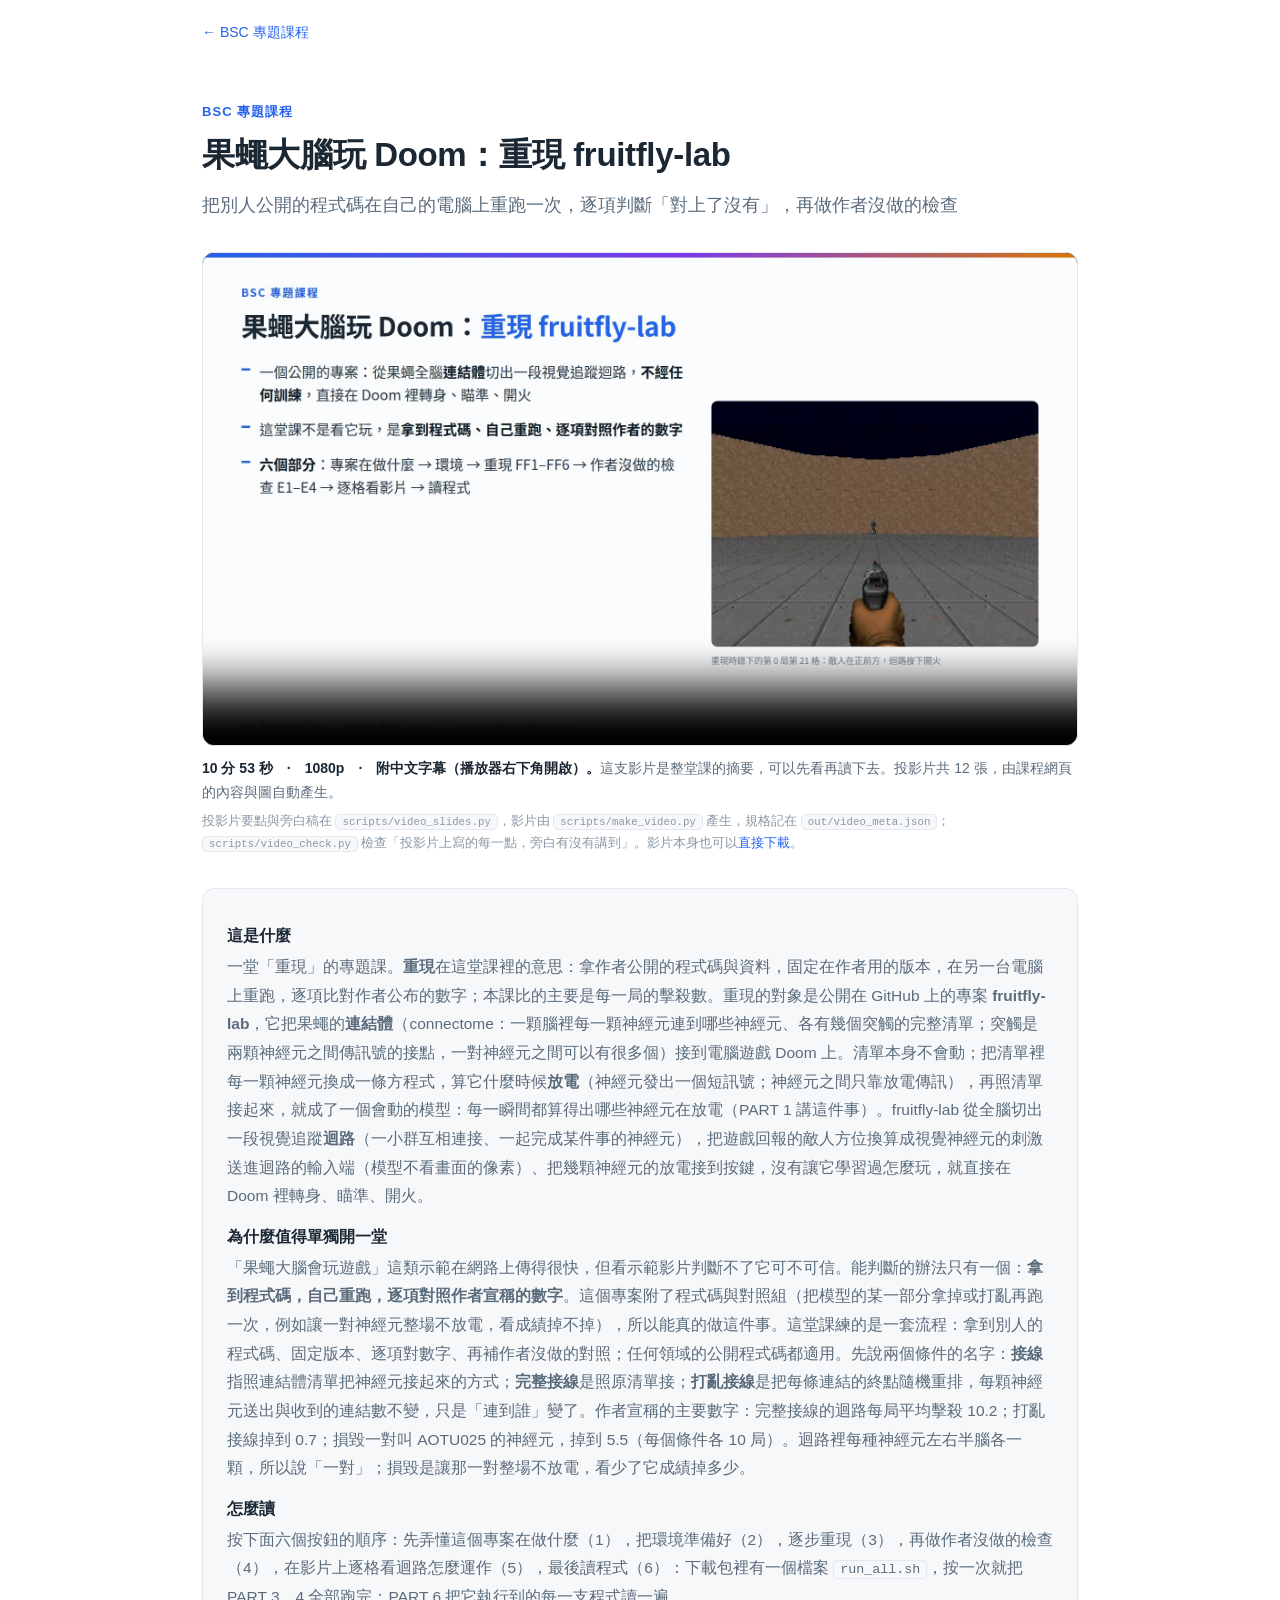
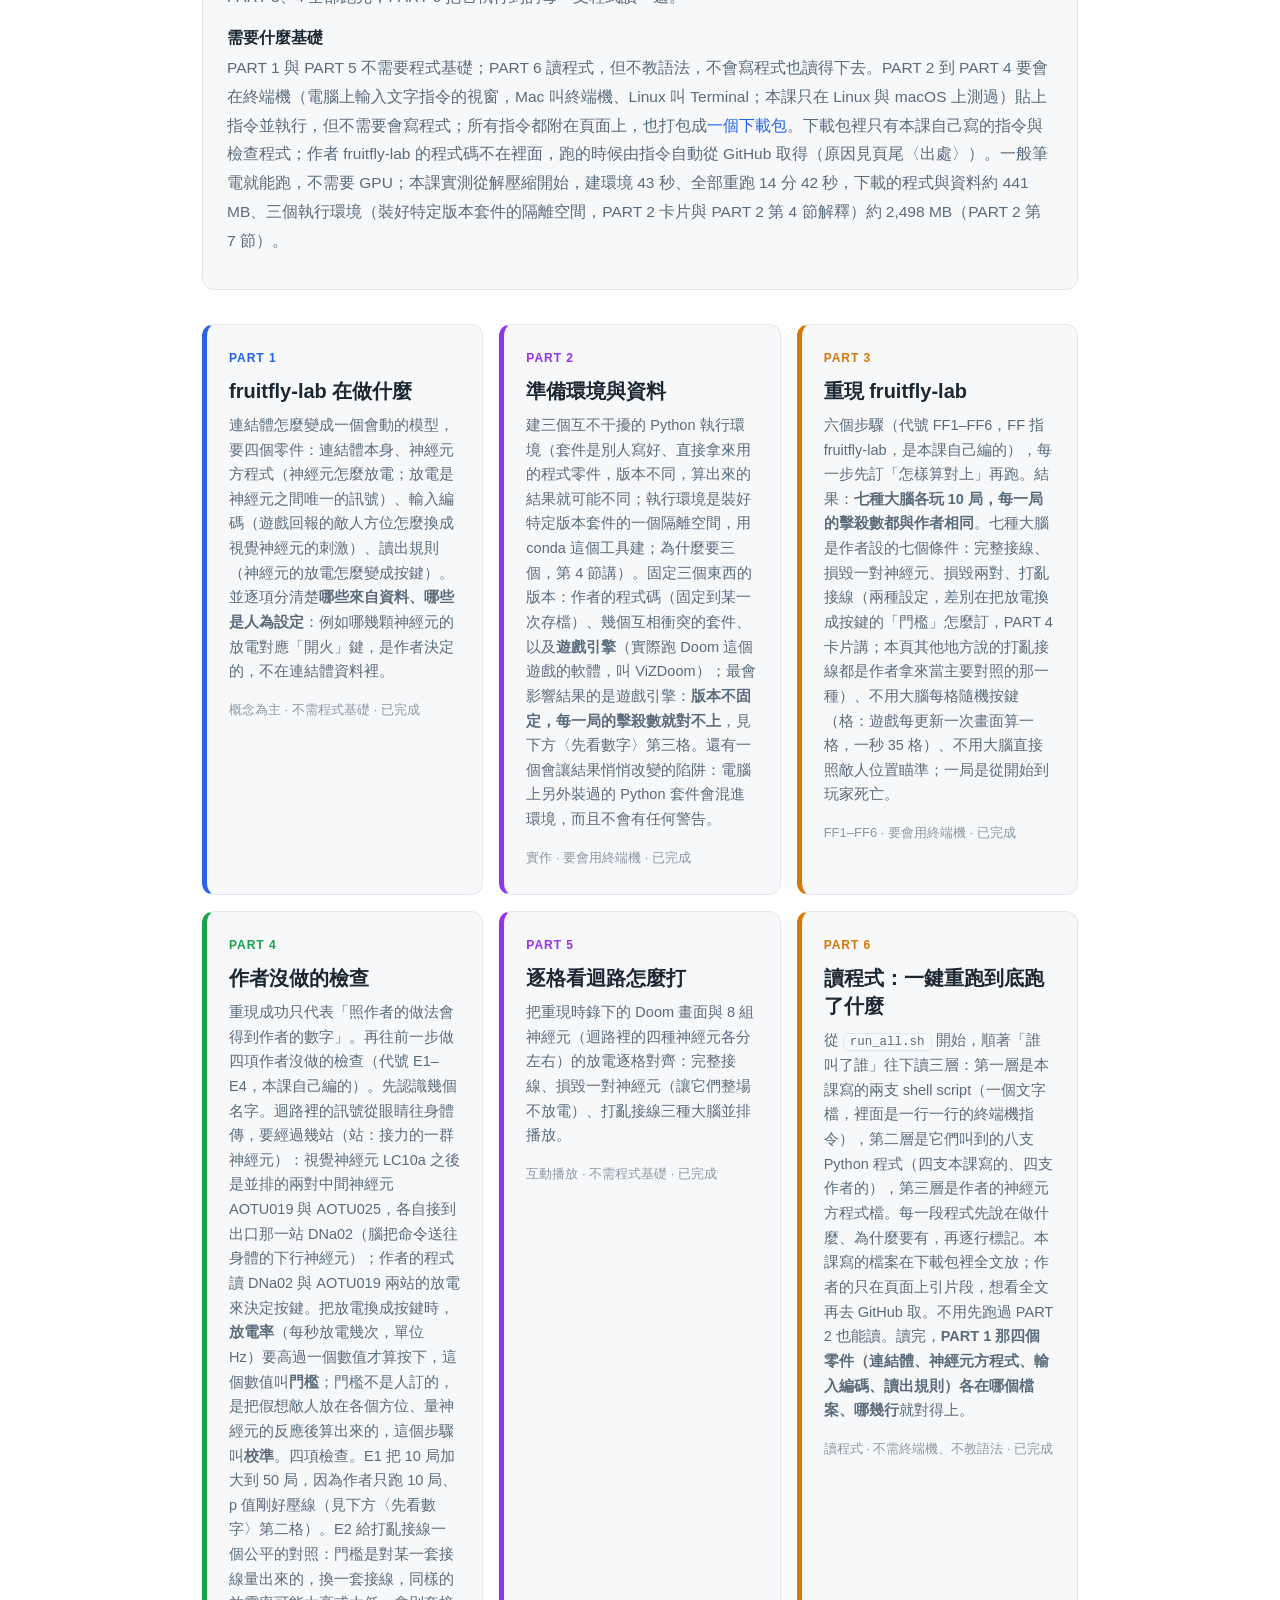
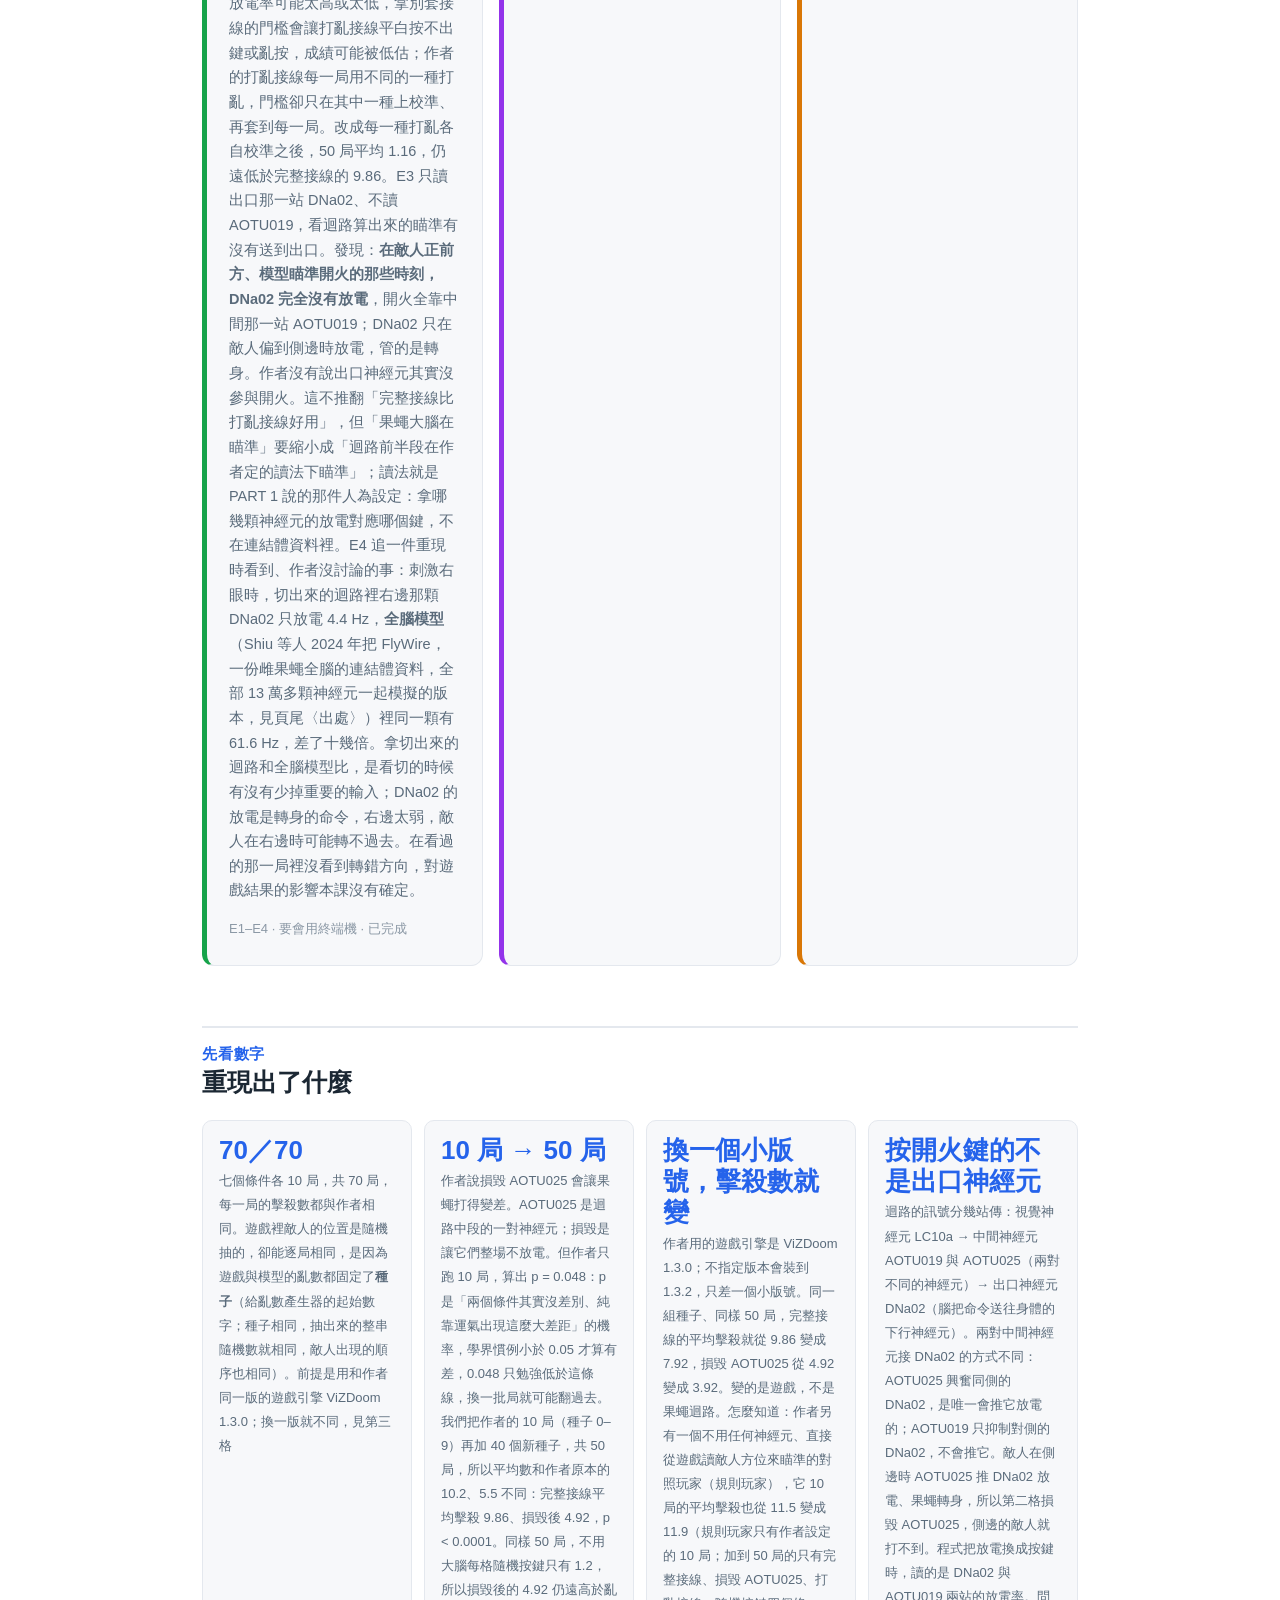
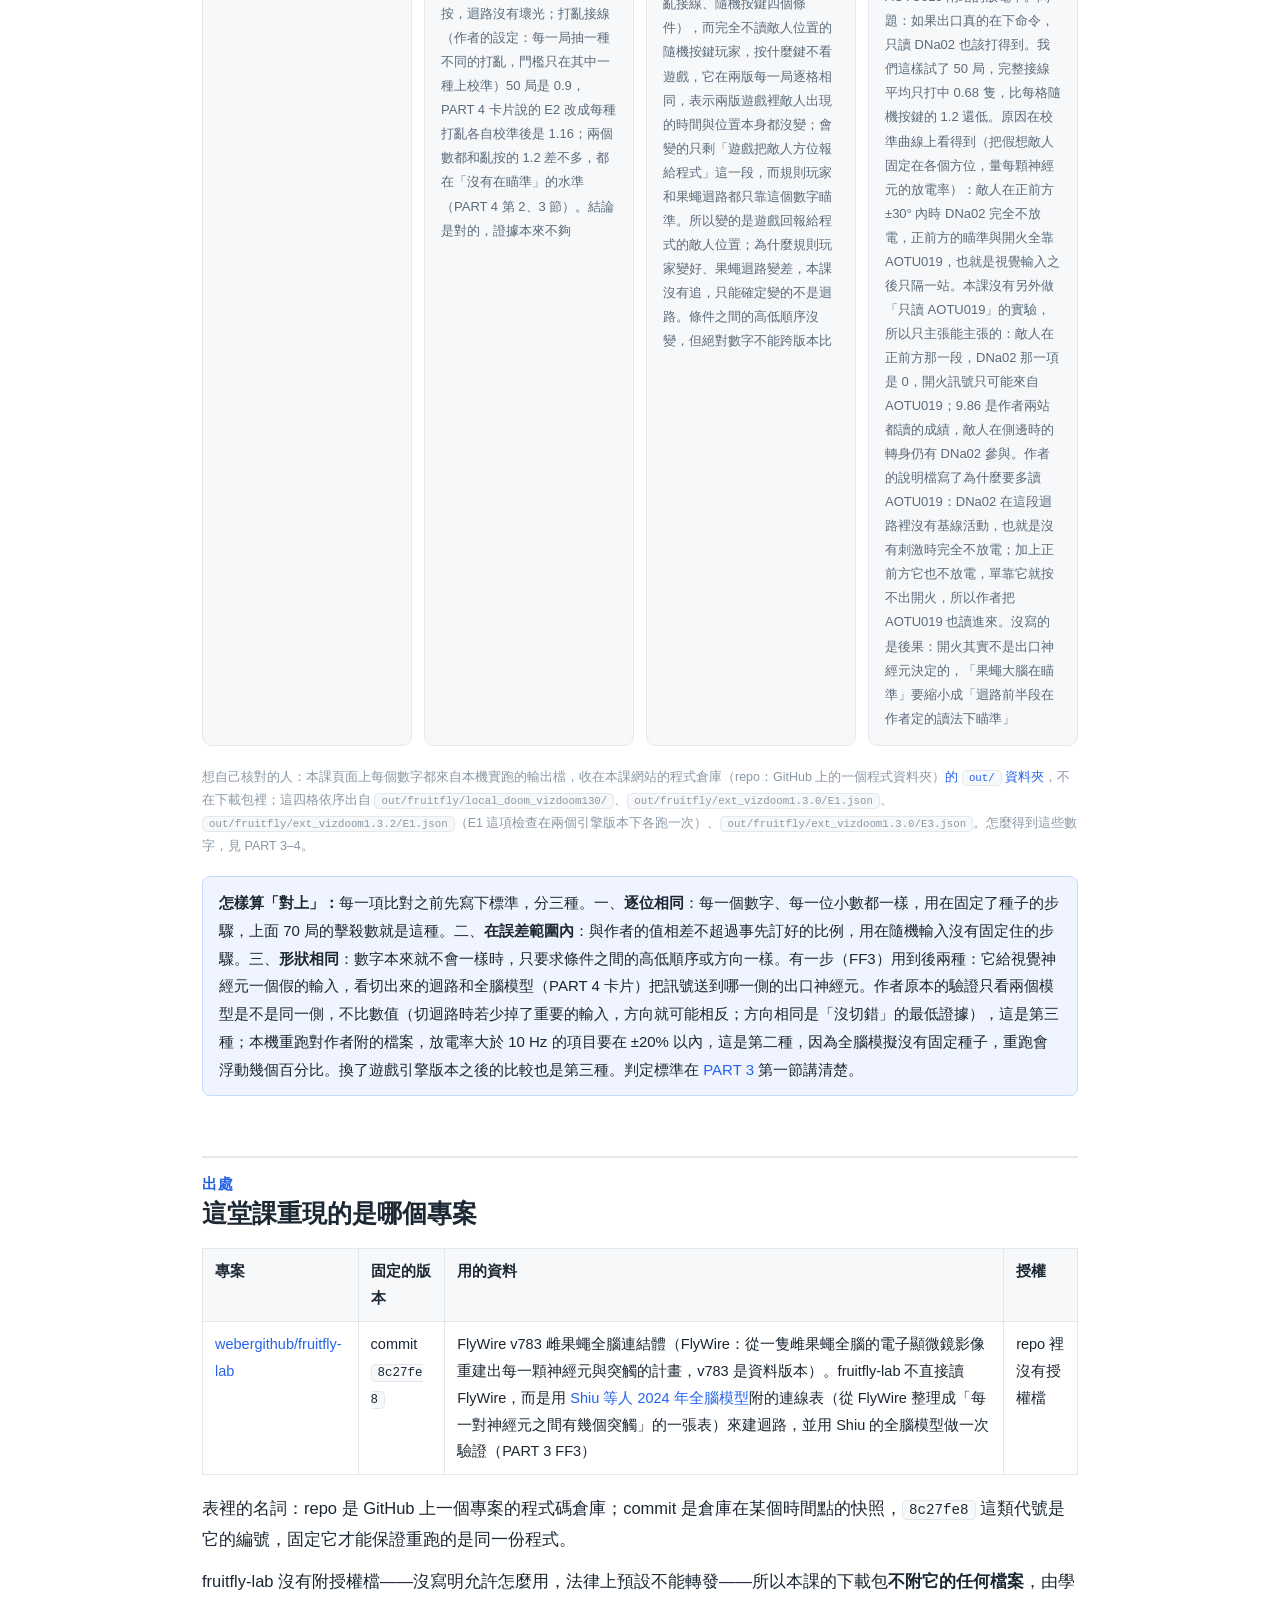
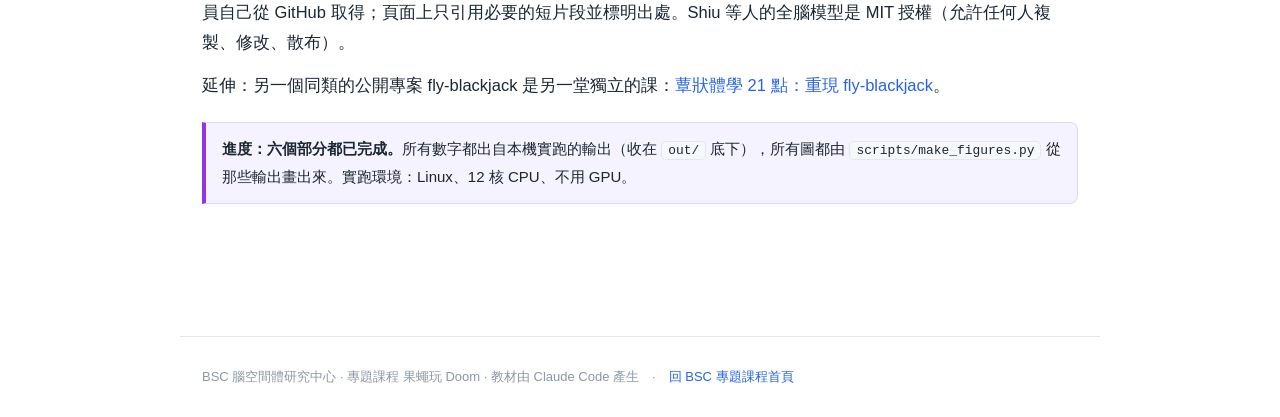
<file: index.html>
<!doctype html>
<html lang="zh-Hant">
<head>
<meta charset="utf-8">
<meta name="viewport" content="width=device-width, initial-scale=1">
<title>果蠅大腦玩 Doom：重現 fruitfly-lab｜BSC 專題課程</title>
<link rel="stylesheet" href="assets/flysimu.css">
</head>
<body>
<div class="crumb"><a href="https://marginli.github.io/bsc-topics/">← BSC 專題課程</a></div>
<header class="hero">
  <p class="eyebrow">BSC 專題課程</p>
  <h1>果蠅大腦玩 Doom：重現 fruitfly-lab</h1>
  <p class="subtitle">把別人公開的程式碼在自己的電腦上重跑一次，逐項判斷「對上了沒有」，再做作者沒做的檢查</p>
</header>

<div class="wrap">

  <figure class="fig" style="margin:0 0 34px">
    <video controls preload="metadata" poster="assets/poster.jpg"
           style="display:block;width:100%;height:auto;border:1px solid var(--border);border-radius:12px;background:#000">
      <source src="assets/flydoom-overview.mp4" type="video/mp4">
      <track kind="captions" src="assets/flydoom-overview.vtt" srclang="zh-Hant" label="中文字幕" default>
      你的瀏覽器不支援內嵌影片，<a href="assets/flydoom-overview.mp4">可以直接下載這個 MP4</a>。
    </video>
    <figcaption><b>10 分 53 秒　·　1080p　·　附中文字幕（播放器右下角開啟）。</b>這支影片是整堂課的摘要，可以先看再讀下去。投影片共 12 張，由課程網頁的內容與圖自動產生。
    <span class="figsrc">投影片要點與旁白稿在 <code>scripts/video_slides.py</code>，影片由 <code>scripts/make_video.py</code> 產生，規格記在 <code>out/video_meta.json</code>；<code>scripts/video_check.py</code> 檢查「投影片上寫的每一點，旁白有沒有講到」。影片本身也可以<a href="assets/flydoom-overview.mp4">直接下載</a>。</span></figcaption>
  </figure>

  <div class="intro"><dl>
    <dt>這是什麼</dt>
    <dd>一堂「重現」的專題課。<b>重現</b>在這堂課裡的意思：拿作者公開的程式碼與資料，固定在作者用的版本，在另一台電腦上重跑，逐項比對作者公布的數字；本課比的主要是每一局的擊殺數。重現的對象是公開在 GitHub 上的專案 <b>fruitfly-lab</b>，它把果蠅的<b>連結體</b>（connectome：一顆腦裡每一顆神經元連到哪些神經元、各有幾個突觸的完整清單；突觸是兩顆神經元之間傳訊號的接點，一對神經元之間可以有很多個）接到電腦遊戲 Doom 上。清單本身不會動；把清單裡每一顆神經元換成一條方程式，算它什麼時候<b>放電</b>（神經元發出一個短訊號；神經元之間只靠放電傳訊），再照清單接起來，就成了一個會動的模型：每一瞬間都算得出哪些神經元在放電（PART 1 講這件事）。fruitfly-lab 從全腦切出一段視覺追蹤<b>迴路</b>（一小群互相連接、一起完成某件事的神經元），把遊戲回報的敵人方位換算成視覺神經元的刺激送進迴路的輸入端（模型不看畫面的像素）、把幾顆神經元的放電接到按鍵，沒有讓它學習過怎麼玩，就直接在 Doom 裡轉身、瞄準、開火。</dd>
    <dt>為什麼值得單獨開一堂</dt>
    <dd>「果蠅大腦會玩遊戲」這類示範在網路上傳得很快，但看示範影片判斷不了它可不可信。能判斷的辦法只有一個：<b>拿到程式碼，自己重跑，逐項對照作者宣稱的數字</b>。這個專案附了程式碼與對照組（把模型的某一部分拿掉或打亂再跑一次，例如讓一對神經元整場不放電，看成績掉不掉），所以能真的做這件事。這堂課練的是一套流程：拿到別人的程式碼、固定版本、逐項對數字、再補作者沒做的對照；任何領域的公開程式碼都適用。先說兩個條件的名字：<b>接線</b>指照連結體清單把神經元接起來的方式；<b>完整接線</b>是照原清單接；<b>打亂接線</b>是把每條連結的終點隨機重排，每顆神經元送出與收到的連結數不變，只是「連到誰」變了。作者宣稱的主要數字：完整接線的迴路每局平均擊殺 10.2；打亂接線掉到 0.7；損毀一對叫 AOTU025 的神經元，掉到 5.5（每個條件各 10 局）。迴路裡每種神經元左右半腦各一顆，所以說「一對」；損毀是讓那一對整場不放電，看少了它成績掉多少。</dd>
    <dt>怎麼讀</dt>
    <dd>按下面六個按鈕的順序：先弄懂這個專案在做什麼（1），把環境準備好（2），逐步重現（3），再做作者沒做的檢查（4），在影片上逐格看迴路怎麼運作（5），最後讀程式（6）：下載包裡有一個檔案 <code>run_all.sh</code>，按一次就把 PART 3、4 全部跑完；PART 6 把它執行到的每一支程式讀一遍。</dd>
    <dt>需要什麼基礎</dt>
    <dd>PART 1 與 PART 5 不需要程式基礎；PART 6 讀程式，但不教語法，不會寫程式也讀得下去。PART 2 到 PART 4 要會在終端機（電腦上輸入文字指令的視窗，Mac 叫終端機、Linux 叫 Terminal；本課只在 Linux 與 macOS 上測過）貼上指令並執行，但不需要會寫程式；所有指令都附在頁面上，也打包成<a href="downloads/flydoom-code.zip">一個下載包</a>。下載包裡只有本課自己寫的指令與檢查程式；作者 fruitfly-lab 的程式碼不在裡面，跑的時候由指令自動從 GitHub 取得（原因見頁尾〈出處〉）。一般筆電就能跑，不需要 GPU；本課實測從解壓縮開始，建環境 43 秒、全部重跑 14 分 42 秒，下載的程式與資料約 441 MB、三個執行環境（裝好特定版本套件的隔離空間，PART 2 卡片與 PART 2 第 4 節解釋）約 2,498 MB（PART 2 第 7 節）。</dd>
  </dl></div>

  <div class="btns">
    <a class="btn c1" href="part1-what.html">
      <span class="no">PART 1</span>
      <span class="t">fruitfly-lab 在做什麼</span>
      <p class="s">連結體怎麼變成一個會動的模型，要四個零件：連結體本身、神經元方程式（神經元怎麼放電；放電是神經元之間唯一的訊號）、輸入編碼（遊戲回報的敵人方位怎麼換成視覺神經元的刺激）、讀出規則（神經元的放電怎麼變成按鍵）。並逐項分清楚<b>哪些來自資料、哪些是人為設定</b>：例如哪幾顆神經元的放電對應「開火」鍵，是作者決定的，不在連結體資料裡。</p>
      <p class="m">概念為主 · 不需程式基礎 · 已完成</p>
    </a>
    <a class="btn c2" href="part2-setup.html">
      <span class="no">PART 2</span>
      <span class="t">準備環境與資料</span>
      <p class="s">建三個互不干擾的 Python 執行環境（套件是別人寫好、直接拿來用的程式零件，版本不同，算出來的結果就可能不同；執行環境是裝好特定版本套件的一個隔離空間，用 conda 這個工具建；為什麼要三個，第 4 節講）。固定三個東西的版本：作者的程式碼（固定到某一次存檔）、幾個互相衝突的套件、以及<b>遊戲引擎</b>（實際跑 Doom 這個遊戲的軟體，叫 ViZDoom）；最會影響結果的是遊戲引擎：<b>版本不固定，每一局的擊殺數就對不上</b>，見下方〈先看數字〉第三格。還有一個會讓結果悄悄改變的陷阱：電腦上另外裝過的 Python 套件會混進環境，而且不會有任何警告。</p>
      <p class="m">實作 · 要會用終端機 · 已完成</p>
    </a>
    <a class="btn c4" href="part3-fruitfly.html">
      <span class="no">PART 3</span>
      <span class="t">重現 fruitfly-lab</span>
      <p class="s">六個步驟（代號 FF1–FF6，FF 指 fruitfly-lab，是本課自己編的），每一步先訂「怎樣算對上」再跑。結果：<b>七種大腦各玩 10 局，每一局的擊殺數都與作者相同</b>。七種大腦是作者設的七個條件：完整接線、損毀一對神經元、損毀兩對、打亂接線（兩種設定，差別在把放電換成按鍵的「門檻」怎麼訂，PART 4 卡片講；本頁其他地方說的打亂接線都是作者拿來當主要對照的那一種）、不用大腦每格隨機按鍵（格：遊戲每更新一次畫面算一格，一秒 35 格）、不用大腦直接照敵人位置瞄準；一局是從開始到玩家死亡。</p>
      <p class="m">FF1–FF6 · 要會用終端機 · 已完成</p>
    </a>
    <a class="btn c3" href="part4-checks.html">
      <span class="no">PART 4</span>
      <span class="t">作者沒做的檢查</span>
      <p class="s">重現成功只代表「照作者的做法會得到作者的數字」。再往前一步做四項作者沒做的檢查（代號 E1–E4，本課自己編的）。先認識幾個名字。迴路裡的訊號從眼睛往身體傳，要經過幾站（站：接力的一群神經元）：視覺神經元 LC10a 之後是並排的兩對中間神經元 AOTU019 與 AOTU025，各自接到出口那一站 DNa02（腦把命令送往身體的下行神經元）；作者的程式讀 DNa02 與 AOTU019 兩站的放電來決定按鍵。把放電換成按鍵時，<b>放電率</b>（每秒放電幾次，單位 Hz）要高過一個數值才算按下，這個數值叫<b>門檻</b>；門檻不是人訂的，是把假想敵人放在各個方位、量神經元的反應後算出來的，這個步驟叫<b>校準</b>。四項檢查。E1 把 10 局加大到 50 局，因為作者只跑 10 局、p 值剛好壓線（見下方〈先看數字〉第二格）。E2 給打亂接線一個公平的對照：門檻是對某一套接線量出來的，換一套接線，同樣的放電率可能太高或太低，拿別套接線的門檻會讓打亂接線平白按不出鍵或亂按，成績可能被低估；作者的打亂接線每一局用不同的一種打亂，門檻卻只在其中一種上校準、再套到每一局。改成每一種打亂各自校準之後，50 局平均 1.16，仍遠低於完整接線的 9.86。E3 只讀出口那一站 DNa02、不讀 AOTU019，看迴路算出來的瞄準有沒有送到出口。發現：<b>在敵人正前方、模型瞄準開火的那些時刻，DNa02 完全沒有放電</b>，開火全靠中間那一站 AOTU019；DNa02 只在敵人偏到側邊時放電，管的是轉身。作者沒有說出口神經元其實沒參與開火。這不推翻「完整接線比打亂接線好用」，但「果蠅大腦在瞄準」要縮小成「迴路前半段在作者定的讀法下瞄準」；讀法就是 PART 1 說的那件人為設定：拿哪幾顆神經元的放電對應哪個鍵，不在連結體資料裡。E4 追一件重現時看到、作者沒討論的事：刺激右眼時，切出來的迴路裡右邊那顆 DNa02 只放電 4.4 Hz，<b>全腦模型</b>（Shiu 等人 2024 年把 FlyWire，一份雌果蠅全腦的連結體資料，全部 13 萬多顆神經元一起模擬的版本，見頁尾〈出處〉）裡同一顆有 61.6 Hz，差了十幾倍。拿切出來的迴路和全腦模型比，是看切的時候有沒有少掉重要的輸入；DNa02 的放電是轉身的命令，右邊太弱，敵人在右邊時可能轉不過去。在看過的那一局裡沒看到轉錯方向，對遊戲結果的影響本課沒有確定。</p>
      <p class="m">E1–E4 · 要會用終端機 · 已完成</p>
    </a>
    <a class="btn c2" href="part5-demo.html">
      <span class="no">PART 5</span>
      <span class="t">逐格看迴路怎麼打</span>
      <p class="s">把重現時錄下的 Doom 畫面與 8 組神經元（迴路裡的四種神經元各分左右）的放電逐格對齊：完整接線、損毀一對神經元（讓它們整場不放電）、打亂接線三種大腦並排播放。</p>
      <p class="m">互動播放 · 不需程式基礎 · 已完成</p>
    </a>
    <a class="btn c4" href="part6-code.html">
      <span class="no">PART 6</span>
      <span class="t">讀程式：一鍵重跑到底跑了什麼</span>
      <p class="s">從 <code>run_all.sh</code> 開始，順著「誰叫了誰」往下讀三層：第一層是本課寫的兩支 shell script（一個文字檔，裡面是一行一行的終端機指令），第二層是它們叫到的八支 Python 程式（四支本課寫的、四支作者的），第三層是作者的神經元方程式檔。每一段程式先說在做什麼、為什麼要有，再逐行標記。本課寫的檔案在下載包裡全文放；作者的只在頁面上引片段，想看全文再去 GitHub 取。不用先跑過 PART 2 也能讀。讀完，<b>PART 1 那四個零件（連結體、神經元方程式、輸入編碼、讀出規則）各在哪個檔案、哪幾行</b>就對得上。</p>
      <p class="m">讀程式 · 不需終端機、不教語法 · 已完成</p>
    </a>
  </div>

  <h2><span class="pt">先看數字</span>重現出了什麼</h2>
  <div class="statgrid">
    <div class="stat"><div class="v">70／70</div><div class="k">七個條件各 10 局，共 70 局，每一局的擊殺數都與作者相同。遊戲裡敵人的位置是隨機抽的，卻能逐局相同，是因為遊戲與模型的亂數都固定了<b>種子</b>（給亂數產生器的起始數字；種子相同，抽出來的整串隨機數就相同，敵人出現的順序也相同）。前提是用和作者同一版的遊戲引擎 ViZDoom 1.3.0；換一版就不同，見第三格</div></div>
    <div class="stat"><div class="v">10 局 → 50 局</div><div class="k">作者說損毀 AOTU025 會讓果蠅打得變差。AOTU025 是迴路中段的一對神經元；損毀是讓它們整場不放電。但作者只跑 10 局，算出 p = 0.048：p 是「兩個條件其實沒差別、純靠運氣出現這麼大差距」的機率，學界慣例小於 0.05 才算有差，0.048 只勉強低於這條線，換一批局就可能翻過去。我們把作者的 10 局（種子 0–9）再加 40 個新種子，共 50 局，所以平均數和作者原本的 10.2、5.5 不同：完整接線平均擊殺 9.86、損毀後 4.92，p &lt; 0.0001。同樣 50 局，不用大腦每格隨機按鍵只有 1.2，所以損毀後的 4.92 仍遠高於亂按，迴路沒有壞光；打亂接線（作者的設定：每一局抽一種不同的打亂，門檻只在其中一種上校準）50 局是 0.9，PART 4 卡片說的 E2 改成每種打亂各自校準後是 1.16；兩個數都和亂按的 1.2 差不多，都在「沒有在瞄準」的水準（PART 4 第 2、3 節）。結論是對的，證據本來不夠</div></div>
    <div class="stat"><div class="v">換一個小版號，擊殺數就變</div><div class="k">作者用的遊戲引擎是 ViZDoom 1.3.0；不指定版本會裝到 1.3.2，只差一個小版號。同一組種子、同樣 50 局，完整接線的平均擊殺就從 9.86 變成 7.92，損毀 AOTU025 從 4.92 變成 3.92。變的是遊戲，不是果蠅迴路。怎麼知道：作者另有一個不用任何神經元、直接從遊戲讀敵人方位來瞄準的對照玩家（規則玩家），它 10 局的平均擊殺也從 11.5 變成 11.9（規則玩家只有作者設定的 10 局；加到 50 局的只有完整接線、損毀 AOTU025、打亂接線、隨機按鍵四個條件），而完全不讀敵人位置的隨機按鍵玩家，按什麼鍵不看遊戲，它在兩版每一局逐格相同，表示兩版遊戲裡敵人出現的時間與位置本身都沒變；會變的只剩「遊戲把敵人方位報給程式」這一段，而規則玩家和果蠅迴路都只靠這個數字瞄準。所以變的是遊戲回報給程式的敵人位置；為什麼規則玩家變好、果蠅迴路變差，本課沒有追，只能確定變的不是迴路。條件之間的高低順序沒變，但絕對數字不能跨版本比</div></div>
    <div class="stat"><div class="v">按開火鍵的不是出口神經元</div><div class="k">迴路的訊號分幾站傳：視覺神經元 LC10a → 中間神經元 AOTU019 與 AOTU025（兩對不同的神經元）→ 出口神經元 DNa02（腦把命令送往身體的下行神經元）。兩對中間神經元接 DNa02 的方式不同：AOTU025 興奮同側的 DNa02，是唯一會推它放電的；AOTU019 只抑制對側的 DNa02，不會推它。敵人在側邊時 AOTU025 推 DNa02 放電、果蠅轉身，所以第二格損毀 AOTU025，側邊的敵人就打不到。程式把放電換成按鍵時，讀的是 DNa02 與 AOTU019 兩站的放電率。問題：如果出口真的在下命令，只讀 DNa02 也該打得到。我們這樣試了 50 局，完整接線平均只打中 0.68 隻，比每格隨機按鍵的 1.2 還低。原因在校準曲線上看得到（把假想敵人固定在各個方位，量每顆神經元的放電率）：敵人在正前方 ±30° 內時 DNa02 完全不放電，正前方的瞄準與開火全靠 AOTU019，也就是視覺輸入之後只隔一站。本課沒有另外做「只讀 AOTU019」的實驗，所以只主張能主張的：敵人在正前方那一段，DNa02 那一項是 0，開火訊號只可能來自 AOTU019；9.86 是作者兩站都讀的成績，敵人在側邊時的轉身仍有 DNa02 參與。作者的說明檔寫了為什麼要多讀 AOTU019：DNa02 在這段迴路裡沒有基線活動，也就是沒有刺激時完全不放電；加上正前方它也不放電，單靠它就按不出開火，所以作者把 AOTU019 也讀進來。沒寫的是後果：開火其實不是出口神經元決定的，「果蠅大腦在瞄準」要縮小成「迴路前半段在作者定的讀法下瞄準」</div></div>
  </div>

  <p class="figsrc">想自己核對的人：本課頁面上每個數字都來自本機實跑的輸出檔，收在本課網站的程式倉庫（repo：GitHub 上的一個程式資料夾）<a href="https://github.com/marginli/bsc-flysimu/tree/main/out">的 <code>out/</code> 資料夾</a>，不在下載包裡；這四格依序出自 <code>out/fruitfly/local_doom_vizdoom130/</code>、<code>out/fruitfly/ext_vizdoom1.3.0/E1.json</code>、<code>out/fruitfly/ext_vizdoom1.3.2/E1.json</code>（E1 這項檢查在兩個引擎版本下各跑一次）、<code>out/fruitfly/ext_vizdoom1.3.0/E3.json</code>。怎麼得到這些數字，見 PART 3–4。</p>

  <div class="note">
    <b>怎樣算「對上」：</b>每一項比對之前先寫下標準，分三種。一、<b>逐位相同</b>：每一個數字、每一位小數都一樣，用在固定了種子的步驟，上面 70 局的擊殺數就是這種。二、<b>在誤差範圍內</b>：與作者的值相差不超過事先訂好的比例，用在隨機輸入沒有固定住的步驟。三、<b>形狀相同</b>：數字本來就不會一樣時，只要求條件之間的高低順序或方向一樣。有一步（FF3）用到後兩種：它給視覺神經元一個假的輸入，看切出來的迴路和全腦模型（PART 4 卡片）把訊號送到哪一側的出口神經元。作者原本的驗證只看兩個模型是不是同一側，不比數值（切迴路時若少掉了重要的輸入，方向就可能相反；方向相同是「沒切錯」的最低證據），這是第三種；本機重跑對作者附的檔案，放電率大於 10 Hz 的項目要在 ±20% 以內，這是第二種，因為全腦模擬沒有固定種子，重跑會浮動幾個百分比。換了遊戲引擎版本之後的比較也是第三種。判定標準在 <a href="part3-fruitfly.html">PART 3</a> 第一節講清楚。
  </div>

  <h2><span class="pt">出處</span>這堂課重現的是哪個專案</h2>
  <div class="tblwrap">
  <table>
    <tr><th>專案</th><th>固定的版本</th><th>用的資料</th><th>授權</th></tr>
    <tr><td><a href="https://github.com/webergithub/fruitfly-lab">webergithub/fruitfly-lab</a></td><td>commit <code>8c27fe8</code></td><td>FlyWire v783 雌果蠅全腦連結體（FlyWire：從一隻雌果蠅全腦的電子顯微鏡影像重建出每一顆神經元與突觸的計畫，v783 是資料版本）。fruitfly-lab 不直接讀 FlyWire，而是用 <a href="https://github.com/philshiu/Drosophila_brain_model">Shiu 等人 2024 年全腦模型</a>附的連線表（從 FlyWire 整理成「每一對神經元之間有幾個突觸」的一張表）來建迴路，並用 Shiu 的全腦模型做一次驗證（PART 3 FF3）</td><td>repo 裡沒有授權檔</td></tr>
  </table>
  </div>
  <p>表裡的名詞：repo 是 GitHub 上一個專案的程式碼倉庫；commit 是倉庫在某個時間點的快照，<code>8c27fe8</code> 這類代號是它的編號，固定它才能保證重跑的是同一份程式。</p>
  <p>fruitfly-lab 沒有附授權檔——沒寫明允許怎麼用，法律上預設不能轉發——所以本課的下載包<b>不附它的任何檔案</b>，由學員自己從 GitHub 取得；頁面上只引用必要的短片段並標明出處。Shiu 等人的全腦模型是 MIT 授權（允許任何人複製、修改、散布）。</p>
  <p>延伸：另一個同類的公開專案 fly-blackjack 是另一堂獨立的課：<a href="https://marginli.github.io/bsc-flyblackjack/">蕈狀體學 21 點：重現 fly-blackjack</a>。</p>

  <div class="draft">
    <b>進度：六個部分都已完成。</b>所有數字都出自本機實跑的輸出（收在 <code>out/</code> 底下），所有圖都由 <code>scripts/make_figures.py</code> 從那些輸出畫出來。實跑環境：Linux、12 核 CPU、不用 GPU。
  </div>

</div>
<div class="foot">BSC 腦空間體研究中心 · 專題課程 果蠅玩 Doom · 教材由 Claude Code 產生　·　<a href="https://marginli.github.io/bsc-topics/">回 BSC 專題課程首頁</a></div>
</body>
</html>
</file>
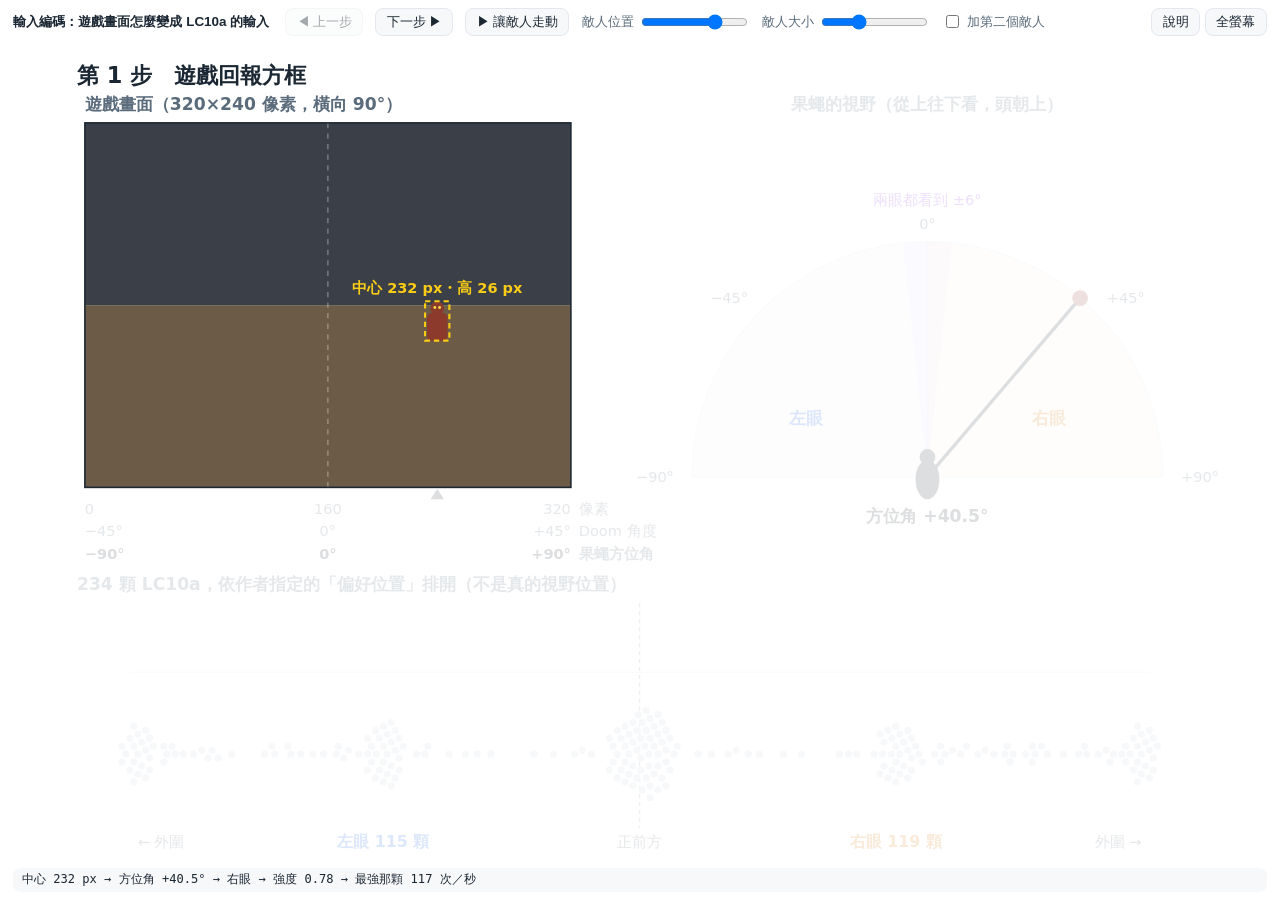
<file: encode.html>
<!doctype html>
<html lang="zh-Hant">
<head>
<meta charset="utf-8">
<meta name="viewport" content="width=device-width, initial-scale=1">
<meta name="robots" content="noindex">
<title>輸入編碼｜果蠅玩 Doom</title>
<style>
/* PART 1 圖 4 的單獨頁：給簡報嵌入（PowerPoint 網頁增益集）或離線用瀏覽器全螢幕開。由 scripts/make_encode_anim.py 產生，不要手改。
   單一檔案、不依賴其他檔，file:// 也能用。版面照視窗大小縮放，16:9 剛好填滿。
   網址參數：s=1–6 第幾步；cx=0–320 敵人位置；h=4–70 敵人大小；two=1 加第二個敵人；walk=1 敵人走動；d=1 顯示說明；clean=1 只留圖 */
:root{--ink:#1b2733;--soft:#5a6b7b;--faint:#8b98a5;--border:#e4e8ee;--panel:#f7f8fa;--accent:#2563eb;--accent-soft:#eef3fe;--fs:clamp(11px,1.05vw,24px)}
*{box-sizing:border-box}
html,body{height:100%;margin:0}
body{background:#fff;color:var(--ink);font-size:var(--fs);line-height:1.6;overflow:hidden;
  font-family:-apple-system,"Segoe UI","Noto Sans TC","Microsoft JhengHei","PingFang TC",Roboto,Helvetica,Arial,sans-serif;
  display:flex;flex-direction:column;gap:.4em;padding:.6em 1em}
#p1enc{display:contents}
.enc-ctl{order:0;display:flex;flex-wrap:wrap;align-items:center;gap:.4em .9em;color:var(--soft)}
.name{font-weight:700;color:var(--ink);margin-right:.3em}
.enc-ctl button{font:inherit;font-size:.95em;padding:.2em .8em;border:1px solid var(--border);border-radius:8px;background:var(--panel);color:var(--ink);cursor:pointer}
.enc-ctl button:disabled{opacity:.4;cursor:default}
.enc-ctl button:hover:not(:disabled){border-color:var(--accent)}
.enc-ctl button:focus-visible{outline:2px solid var(--accent);outline-offset:2px}
.enc-ctl button[aria-pressed="true"]{background:var(--ink);color:#fff;border-color:var(--ink)}
.enc-ctl label{display:inline-flex;align-items:center;gap:.4em}
.enc-ctl input[type=range]{width:8em}
.right{margin-left:auto;display:flex;gap:.4em}
.enc-svg{order:1;flex:1 1 0;min-height:0;width:100%;display:block;font-size:16px}
.enc-svg g{transition:opacity .3s}
.enc-read{order:2;margin:0;font-family:Menlo,Consolas,monospace;font-size:.9em;color:var(--ink);background:var(--panel);border-radius:8px;padding:.2em .7em}
.enc-steps{order:3;display:none;margin:0;padding:0;list-style:none;font-size:.95em;max-height:24vh;overflow:auto}
body.showdesc .enc-steps,body.showdesc .figsrc{display:block}
.figsrc{order:4;display:none;margin:0;font-size:.8em;color:var(--faint)}
.enc-steps li{display:none;padding:.2em .7em;border-left:3px solid var(--accent);background:var(--accent-soft)}
.enc-steps li.on{display:block}
body.clean{padding:0}
body.clean .enc-ctl,body.clean .enc-read,body.clean .enc-steps,body.clean .figsrc{display:none!important}
</style>
</head>
<body>
<div class="enc" id="p1enc">
<svg class="enc-svg" viewBox="0 0 900 622" role="img" aria-labelledby="encTitle" xmlns="http://www.w3.org/2000/svg" font-family="system-ui,-apple-system,'Segoe UI','Microsoft JhengHei',sans-serif">
<title id="encTitle">輸入編碼示意：遊戲回報敵人方框的位置與大小，換成方位角，決定刺激哪一眼、哪幾顆 LC10a、多強，最後變成隨機放電</title>
<text id="encHead" x="24" y="32" font-size="17" font-weight="700" fill="#1b2733"></text>
<g id="encA">
<text x="30" y="52" font-size="13" font-weight="700" fill="#5a6b7b">遊戲畫面（320×240 像素，橫向 90°）</text>
<rect x="30" y="62" width="368" height="138" fill="#3b4048"/>
<rect x="30" y="200" width="368" height="138" fill="#6b5b47"/>
<line x1="214.0" y1="62" x2="214.0" y2="338" stroke="#fff" stroke-opacity=".35" stroke-dasharray="4 4"/>
<g id="encMon"></g><g id="encMon2"></g>
<rect x="30" y="62" width="368" height="276" fill="none" stroke="#1b2733" stroke-width="1.2"/>
</g>
<g id="encAx" font-size="11" fill="#5a6b7b">
<text x="404" y="358.0">像素</text>
<text x="30.0" y="358.0" text-anchor="start">0</text>
<text x="214.0" y="358.0" text-anchor="middle">160</text>
<text x="398.0" y="358.0" text-anchor="end">320</text>
<text x="404" y="375.0">Doom 角度</text>
<text x="30.0" y="375.0" text-anchor="start">−45°</text>
<text x="214.0" y="375.0" text-anchor="middle">0°</text>
<text x="398.0" y="375.0" text-anchor="end">+45°</text>
<text x="404" y="392.0" font-weight="700" id="encAxFly">果蠅方位角</text>
<text x="30.0" y="392.0" text-anchor="start" font-weight="700" fill="#1b2733">−90°</text>
<text x="214.0" y="392.0" text-anchor="middle" font-weight="700" fill="#1b2733">0°</text>
<text x="398.0" y="392.0" text-anchor="end" font-weight="700" fill="#1b2733">+90°</text>
<path id="encMark" d="M0,0 L5,8 L-5,8 Z" fill="#1b2733"/>
</g>
<g id="encB">
<text x="668" y="52" text-anchor="middle" font-size="13" font-weight="700" fill="#5a6b7b">果蠅的視野（從上往下看，頭朝上）</text>
<path id="encEyeL" d="M668,330 L490.0,330.0 A178,178 0 0 1 668.0,152.0 Z" fill="#2563eb" fill-opacity=".06" stroke="#e4e8ee"/>
<path id="encEyeR" d="M668,330 L668.0,152.0 A178,178 0 0 1 846.0,330.0 Z" fill="#d97706" fill-opacity=".06" stroke="#e4e8ee"/>
<path id="encBino" d="M668,330 L649.4,153.0 A178,178 0 0 1 686.6,153.0 Z" fill="#9333ea" fill-opacity=".10"/>
<text x="476.0" y="334.0" text-anchor="end" font-size="11" fill="#5a6b7b">−90°</text>
<text x="532.2" y="198.2" text-anchor="end" font-size="11" fill="#5a6b7b">−45°</text>
<text x="668.0" y="142.0" text-anchor="middle" font-size="11" fill="#5a6b7b">0°</text>
<text x="803.8" y="198.2" text-anchor="start" font-size="11" fill="#5a6b7b">+45°</text>
<text x="860.0" y="334.0" text-anchor="start" font-size="11" fill="#5a6b7b">+90°</text>
<text x="576" y="290" text-anchor="middle" font-size="13" font-weight="700" fill="#2563eb">左眼</text>
<text x="760" y="290" text-anchor="middle" font-size="13" font-weight="700" fill="#d97706">右眼</text>
<text id="encBinoLab" x="668.0" y="124.0" text-anchor="middle" font-size="11" fill="#9333ea">兩眼都看到 ±6°</text>
<line id="encRay2" x1="668" y1="330" x2="668" y2="152" stroke="#8b98a5" stroke-width="2" stroke-dasharray="5 4" visibility="hidden"/>
<line id="encRay" x1="668" y1="330" x2="668" y2="152" stroke="#1b2733" stroke-width="2.5"/>
<circle id="encRayDot" cx="668" cy="152" r="6" fill="#8b3a2b"/>
<ellipse cx="668" cy="332" rx="9" ry="15" fill="#1b2733"/><circle cx="668" cy="315" r="6" fill="#1b2733"/>
<text id="encAzTxt" x="668" y="364" text-anchor="middle" font-size="13" font-weight="700" fill="#1b2733"></text>
</g>
<g id="encC">
<text x="24" y="416" font-size="13" font-weight="700" fill="#5a6b7b">234 顆 LC10a，依作者指定的「偏好位置」排開（不是真的視野位置）</text>
<line x1="64" y1="478" x2="836" y2="478" stroke="#e4e8ee"/>
<line x1="450" y1="426" x2="450" y2="596" stroke="#8b98a5" stroke-dasharray="3 3"/>
<path id="encCurveL" d="" fill="#2563eb" fill-opacity=".14" stroke="#2563eb" stroke-width="1.5"/>
<path id="encCurveR" d="" fill="#d97706" fill-opacity=".14" stroke="#d97706" stroke-width="1.5"/>
<text id="encCurveLab" x="0" y="0" font-size="12" font-weight="700" fill="#1b2733" text-anchor="end"></text>
<g id="encDots">
<circle cx="70.0" cy="540" r="2.7"/>
<circle cx="67.0" cy="534" r="2.7"/>
<circle cx="442.0" cy="540" r="2.7"/>
<circle cx="67.0" cy="546" r="2.7"/>
<circle cx="439.0" cy="534" r="2.7"/>
<circle cx="259.0" cy="540" r="2.7"/>
<circle cx="439.0" cy="546" r="2.7"/>
<circle cx="256.0" cy="534" r="2.7"/>
<circle cx="448.0" cy="537" r="2.7"/>
<circle cx="256.0" cy="546" r="2.7"/>
<circle cx="76.0" cy="537" r="2.7"/>
<circle cx="253.0" cy="528" r="2.7"/>
<circle cx="123.2" cy="543" r="2.7"/>
<circle cx="445.0" cy="531" r="2.7"/>
<circle cx="445.0" cy="549" r="2.7"/>
<circle cx="210.6" cy="540" r="2.7"/>
<circle cx="193.5" cy="540" r="2.7"/>
<circle cx="73.0" cy="531" r="2.7"/>
<circle cx="73.0" cy="549" r="2.7"/>
<circle cx="451.0" cy="543" r="2.7"/>
<circle cx="91.9" cy="540" r="2.7"/>
<circle cx="253.0" cy="552" r="2.7"/>
<circle cx="442.0" cy="525" r="2.7"/>
<circle cx="262.0" cy="531" r="2.7"/>
<circle cx="61.0" cy="540" r="2.7"/>
<circle cx="183.8" cy="534" r="2.7"/>
<circle cx="262.0" cy="549" r="2.7"/>
<circle cx="327.1" cy="540" r="2.7"/>
<circle cx="79.0" cy="543" r="2.7"/>
<circle cx="70.0" cy="525" r="2.7"/>
<circle cx="442.0" cy="555" r="2.7"/>
<circle cx="70.0" cy="555" r="2.7"/>
<circle cx="64.0" cy="528" r="2.7"/>
<circle cx="64.0" cy="552" r="2.7"/>
<circle cx="265.0" cy="537" r="2.7"/>
<circle cx="436.0" cy="528" r="2.7"/>
<circle cx="79.0" cy="528" r="2.7"/>
<circle cx="247.0" cy="534" r="2.7"/>
<circle cx="126.2" cy="537" r="2.7"/>
<circle cx="247.0" cy="546" r="2.7"/>
<circle cx="436.0" cy="552" r="2.7"/>
<circle cx="79.0" cy="552" r="2.7"/>
<circle cx="225.9" cy="543" r="2.7"/>
<circle cx="173.8" cy="540" r="2.7"/>
<circle cx="259.0" cy="525" r="2.7"/>
<circle cx="166.0" cy="540" r="2.7"/>
<circle cx="58.0" cy="534" r="2.7"/>
<circle cx="259.0" cy="555" r="2.7"/>
<circle cx="244.0" cy="540" r="2.7"/>
<circle cx="406.7" cy="537" r="2.7"/>
<circle cx="268.0" cy="543" r="2.7"/>
<circle cx="58.0" cy="546" r="2.7"/>
<circle cx="250.0" cy="522" r="2.7"/>
<circle cx="98.3" cy="540" r="2.7"/>
<circle cx="287.6" cy="540" r="2.7"/>
<circle cx="451.0" cy="528" r="2.7"/>
<circle cx="250.8" cy="540" r="2.7"/>
<circle cx="433.1" cy="540" r="2.7"/>
<circle cx="451.0" cy="552" r="2.7"/>
<circle cx="400.7" cy="540" r="2.7"/>
<circle cx="141.1" cy="540" r="2.7"/>
<circle cx="384.7" cy="540" r="2.7"/>
<circle cx="250.0" cy="558" r="2.7"/>
<circle cx="318.1" cy="540" r="2.7"/>
<circle cx="237.4" cy="540" r="2.7"/>
<circle cx="82.0" cy="534" r="2.7"/>
<circle cx="430.0" cy="534" r="2.7"/>
<circle cx="76.0" cy="522" r="2.7"/>
<circle cx="430.0" cy="546" r="2.7"/>
<circle cx="256.0" cy="519" r="2.7"/>
<circle cx="171.6" cy="534" r="2.7"/>
<circle cx="454.0" cy="534" r="2.7"/>
<circle cx="256.0" cy="561" r="2.7"/>
<circle cx="448.0" cy="522" r="2.7"/>
<circle cx="448.0" cy="558" r="2.7"/>
<circle cx="289.5" cy="534" r="2.7"/>
<circle cx="244.0" cy="528" r="2.7"/>
<circle cx="96.0" cy="534" r="2.7"/>
<circle cx="76.0" cy="558" r="2.7"/>
<circle cx="439.0" cy="519" r="2.7"/>
<circle cx="337.5" cy="540" r="2.7"/>
<circle cx="118.4" cy="537" r="2.7"/>
<circle cx="439.0" cy="561" r="2.7"/>
<circle cx="229.6" cy="537" r="2.7"/>
<circle cx="433.0" cy="522" r="2.7"/>
<circle cx="222.1" cy="534" r="2.7"/>
<circle cx="369.8" cy="540" r="2.7"/>
<circle cx="244.0" cy="552" r="2.7"/>
<circle cx="305.8" cy="540" r="2.7"/>
<circle cx="104.6" cy="540" r="2.7"/>
<circle cx="131.0" cy="543" r="2.7"/>
<circle cx="413.4" cy="540" r="2.7"/>
<circle cx="268.0" cy="528" r="2.7"/>
<circle cx="268.0" cy="552" r="2.7"/>
<circle cx="186.1" cy="540" r="2.7"/>
<circle cx="433.0" cy="558" r="2.7"/>
<circle cx="457.0" cy="540" r="2.7"/>
<circle cx="112.4" cy="540" r="2.7"/>
<circle cx="89.7" cy="534" r="2.7"/>
<circle cx="445.0" cy="516" r="2.7"/>
<circle cx="67.0" cy="519" r="2.7"/>
<circle cx="265.0" cy="522" r="2.7"/>
<circle cx="445.0" cy="564" r="2.7"/>
<circle cx="281.3" cy="540" r="2.7"/>
<circle cx="457.0" cy="549" r="2.7"/>
<circle cx="427.0" cy="528" r="2.7"/>
<circle cx="220.3" cy="540" r="2.7"/>
<circle cx="265.0" cy="558" r="2.7"/>
<circle cx="271.0" cy="534" r="2.7"/>
<circle cx="262.0" cy="516" r="2.7"/>
<circle cx="427.0" cy="552" r="2.7"/>
<circle cx="262.0" cy="564" r="2.7"/>
<circle cx="67.0" cy="561" r="2.7"/>
<circle cx="89.7" cy="546" r="2.7"/>
<circle cx="202.8" cy="540" r="2.7"/>
<circle cx="517.1" cy="540" r="2.7"/>
<circle cx="830.0" cy="540" r="2.7"/>
<circle cx="461.0" cy="534" r="2.7"/>
<circle cx="827.0" cy="534" r="2.7"/>
<circle cx="827.0" cy="546" r="2.7"/>
<circle cx="464.0" cy="540" r="2.7"/>
<circle cx="458.0" cy="528" r="2.7"/>
<circle cx="770.9" cy="540" r="2.7"/>
<circle cx="677.9" cy="534" r="2.7"/>
<circle cx="697.6" cy="534" r="2.7"/>
<circle cx="614.6" cy="540" r="2.7"/>
<circle cx="464.0" cy="549" r="2.7"/>
<circle cx="647.0" cy="540" r="2.7"/>
<circle cx="461.0" cy="555" r="2.7"/>
<circle cx="836.0" cy="537" r="2.7"/>
<circle cx="640.7" cy="540" r="2.7"/>
<circle cx="572.6" cy="540" r="2.7"/>
<circle cx="644.0" cy="534" r="2.7"/>
<circle cx="467.0" cy="531" r="2.7"/>
<circle cx="833.0" cy="531" r="2.7"/>
<circle cx="803.2" cy="537" r="2.7"/>
<circle cx="644.0" cy="546" r="2.7"/>
<circle cx="747.4" cy="534" r="2.7"/>
<circle cx="681.2" cy="540" r="2.7"/>
<circle cx="833.0" cy="549" r="2.7"/>
<circle cx="641.0" cy="528" r="2.7"/>
<circle cx="782.4" cy="540" r="2.7"/>
<circle cx="494.5" cy="540" r="2.7"/>
<circle cx="839.0" cy="543" r="2.7"/>
<circle cx="754.5" cy="534" r="2.7"/>
<circle cx="641.0" cy="552" r="2.7"/>
<circle cx="650.0" cy="531" r="2.7"/>
<circle cx="627.6" cy="540" r="2.7"/>
<circle cx="650.0" cy="549" r="2.7"/>
<circle cx="673.4" cy="540" r="2.7"/>
<circle cx="523.1" cy="537" r="2.7"/>
<circle cx="815.1" cy="540" r="2.7"/>
<circle cx="464.0" cy="525" r="2.7"/>
<circle cx="455.0" cy="522" r="2.7"/>
<circle cx="711.7" cy="537" r="2.7"/>
<circle cx="653.0" cy="537" r="2.7"/>
<circle cx="455.0" cy="558" r="2.7"/>
<circle cx="647.0" cy="525" r="2.7"/>
<circle cx="647.0" cy="555" r="2.7"/>
<circle cx="686.8" cy="537" r="2.7"/>
<circle cx="470.0" cy="537" r="2.7"/>
<circle cx="470.0" cy="546" r="2.7"/>
<circle cx="797.3" cy="540" r="2.7"/>
<circle cx="706.1" cy="540" r="2.7"/>
<circle cx="830.0" cy="525" r="2.7"/>
<circle cx="635.0" cy="531" r="2.7"/>
<circle cx="461.0" cy="519" r="2.7"/>
<circle cx="635.0" cy="549" r="2.7"/>
<circle cx="478.5" cy="534" r="2.7"/>
<circle cx="656.0" cy="543" r="2.7"/>
<circle cx="638.0" cy="522" r="2.7"/>
<circle cx="830.0" cy="555" r="2.7"/>
<circle cx="824.0" cy="528" r="2.7"/>
<circle cx="540.6" cy="540" r="2.7"/>
<circle cx="467.0" cy="558" r="2.7"/>
<circle cx="747.4" cy="546" r="2.7"/>
<circle cx="718.4" cy="540" r="2.7"/>
<circle cx="661.5" cy="540" r="2.7"/>
<circle cx="730.7" cy="546" r="2.7"/>
<circle cx="788.7" cy="540" r="2.7"/>
<circle cx="824.0" cy="552" r="2.7"/>
<circle cx="638.0" cy="558" r="2.7"/>
<circle cx="758.9" cy="540" r="2.7"/>
<circle cx="601.2" cy="540" r="2.7"/>
<circle cx="808.8" cy="540" r="2.7"/>
<circle cx="839.0" cy="528" r="2.7"/>
<circle cx="839.0" cy="552" r="2.7"/>
<circle cx="458.0" cy="564" r="2.7"/>
<circle cx="728.4" cy="534" r="2.7"/>
<circle cx="452.0" cy="516" r="2.7"/>
<circle cx="470.0" cy="522" r="2.7"/>
<circle cx="732.9" cy="540" r="2.7"/>
<circle cx="644.0" cy="519" r="2.7"/>
<circle cx="821.5" cy="540" r="2.7"/>
<circle cx="818.0" cy="534" r="2.7"/>
<circle cx="644.0" cy="561" r="2.7"/>
<circle cx="473.0" cy="528" r="2.7"/>
<circle cx="656.0" cy="528" r="2.7"/>
<circle cx="656.0" cy="552" r="2.7"/>
<circle cx="664.1" cy="546" r="2.7"/>
<circle cx="653.0" cy="522" r="2.7"/>
<circle cx="473.0" cy="552" r="2.7"/>
<circle cx="458.0" cy="513" r="2.7"/>
<circle cx="653.0" cy="558" r="2.7"/>
<circle cx="818.0" cy="546" r="2.7"/>
<circle cx="693.1" cy="540" r="2.7"/>
<circle cx="742.2" cy="540" r="2.7"/>
<circle cx="467.0" cy="516" r="2.7"/>
<circle cx="806.2" cy="546" r="2.7"/>
<circle cx="726.6" cy="540" r="2.7"/>
<circle cx="476.0" cy="540" r="2.7"/>
<circle cx="632.0" cy="525" r="2.7"/>
<circle cx="452.0" cy="567" r="2.7"/>
<circle cx="558.8" cy="540" r="2.7"/>
<circle cx="464.0" cy="567" r="2.7"/>
<circle cx="470.0" cy="564" r="2.7"/>
<circle cx="842.0" cy="534" r="2.7"/>
<circle cx="464.0" cy="510" r="2.7"/>
<circle cx="836.0" cy="522" r="2.7"/>
<circle cx="786.8" cy="534" r="2.7"/>
<circle cx="632.0" cy="555" r="2.7"/>
<circle cx="532.4" cy="540" r="2.7"/>
<circle cx="634.0" cy="540" r="2.7"/>
<circle cx="458.0" cy="573" r="2.7"/>
<circle cx="608.3" cy="540" r="2.7"/>
<circle cx="449.0" cy="510" r="2.7"/>
<circle cx="504.5" cy="540" r="2.7"/>
<circle cx="836.0" cy="558" r="2.7"/>
<circle cx="749.7" cy="540" r="2.7"/>
<circle cx="455.0" cy="507" r="2.7"/>
<circle cx="827.0" cy="519" r="2.7"/>
<circle cx="678.2" cy="546" r="2.7"/>
<circle cx="659.0" cy="534" r="2.7"/>
<circle cx="827.0" cy="561" r="2.7"/>
</g>
<text x="70" y="610" font-size="11" fill="#5a6b7b">← 外圍</text>
<text x="450" y="610" text-anchor="middle" font-size="11" fill="#5a6b7b">正前方</text>
<text x="830" y="610" text-anchor="end" font-size="11" fill="#5a6b7b">外圍 →</text>
<text x="256" y="610" text-anchor="middle" font-size="12" font-weight="700" fill="#2563eb">左眼 115 顆</text>
<text x="644" y="610" text-anchor="middle" font-size="12" font-weight="700" fill="#d97706">右眼 119 顆</text>
</g>
</svg>
  <div class="enc-ctl">
    <button class="enc-prev" type="button">◀ 上一步</button>
    <button class="enc-next" type="button">下一步 ▶</button>
    <button class="enc-walk" type="button">▶ 讓敵人走動</button>
    <label>敵人位置 <input class="enc-cx" type="range" min="0" max="320" step="1"></label>
    <label>敵人大小 <input class="enc-h" type="range" min="4" max="70" step="1"></label>
    <label><input class="enc-two" type="checkbox"> 加第二個敵人</label>
  </div>
  <p class="enc-read" aria-live="polite"></p>
  <ol class="enc-steps">
    <li data-k="1"><b>① 遊戲回報方框</b>：ViZDoom 不給模型看像素，而是回報畫面上每個物件的<b>方框</b>（標籤）：左緣、寬、高，單位是像素。程式只取敵人方框的<b>橫向中心</b>與<b>高度</b>。</li>
    <li data-k="2"><b>② 換成方位角</b>：橫向中心從 0 到 320 像素，對到 Doom 的 −45° 到 +45°，再乘 2，攤成果蠅的 −90° 到 +90°。</li>
    <li data-k="3"><b>③ 哪一眼</b>：方位角是正的刺激右眼的 LC10a，負的刺激左眼；在正前方 ±6° 以內兩眼都刺激。另一眼的 LC10a 完全不刺激。</li>
    <li data-k="4"><b>④ 哪幾顆</b>：每顆 LC10a 有一個作者指定的偏好位置（下排的橫軸）。敵人方位愈接近它的偏好位置，刺激愈強，像一座鐘形的山：差 0 是滿格，差 0.3 剩 61%，差 0.5 剩 25%。</li>
    <li data-k="5"><b>⑤ 多強</b>：強度 ＝ 0.35 ＋ 方框高度 ÷ 60，最多 1。敵人愈近、方框愈高，整座山愈高；高 39 像素以上就是滿格（最強那顆每秒 150 次）。</li>
    <li data-k="6"><b>⑥ 隨機放電</b>：山的高度只是「平均每秒放電幾次」。每 0.1 ms 依這個機率擲一次骰子決定放不放電，所以放電時刻每次都不同。畫面上放慢 20 倍播放。</li>
  </ol>
</div>
<script>
(()=>{
const D={"C":{"HALF_FOV_DOOM":45.0,"FLY_SCALE":2.0,"BINO":6.0,"MAX_RATE":150.0,"SIGMA":0.3,"screen_w":320,"screen_h":240,"screen_center":160,"min_height":4,"corpse_ratio":1.3,"strength_base":0.35,"strength_div":60,"dt_ms":0.1},"pref":{"L":[1.0,1.0,0.0,1.0,0.0,0.5,0.0,0.5,0.0,0.5,1.0,0.5,0.857,0.0,0.0,0.63,0.676,1.0,1.0,0.0,0.941,0.5,0.0,0.5,1.0,0.686,0.5,0.309,1.0,1.0,0.0,1.0,1.0,1.0,0.5,0.0,1.0,0.5,0.857,0.5,0.0,1.0,0.581,0.729,0.5,0.742,1.0,0.5,0.5,0.095,0.5,1.0,0.5,0.932,0.415,0.0,0.514,0.024,0.0,0.111,0.809,0.154,0.5,0.333,0.55,1.0,0.0,1.0,0.0,0.5,0.727,0.0,0.5,0.0,0.0,0.41,0.5,0.93,1.0,0.0,0.281,0.87,0.0,0.579,0.0,0.591,0.194,0.5,0.366,0.907,0.844,0.077,0.5,0.5,0.688,0.0,0.0,0.886,0.939,0.0,1.0,0.5,0.0,0.432,0.0,0.0,0.596,0.5,0.5,0.5,0.0,0.5,1.0,0.939,0.643],"R":[0.159,1.0,0.0,1.0,1.0,0.0,0.0,0.841,0.583,0.636,0.421,0.0,0.5,0.0,1.0,0.491,0.308,0.5,0.0,1.0,0.92,0.5,0.778,0.6,1.0,0.5,0.872,0.098,1.0,0.789,0.5,0.5,0.456,0.5,0.579,0.167,0.96,0.0,0.0,0.674,0.5,0.0,0.5,0.5,0.615,0.0,0.0,0.912,0.667,1.0,0.5,0.0,0.5,0.039,0.5,0.5,1.0,1.0,0.214,0.0,0.778,0.7,0.531,0.741,0.881,1.0,0.5,0.809,0.385,0.943,1.0,1.0,0.0,0.727,0.0,0.0,0.731,0.5,0.969,1.0,0.5,0.0,0.5,0.5,0.538,0.5,0.0,0.0,0.5,1.0,0.632,0.764,0.0,0.944,0.714,0.0,0.5,0.0,0.271,0.0,0.0,1.0,0.0,1.0,0.892,0.5,0.2,0.473,0.0,0.396,0.0,0.125,1.0,0.776,0.0,1.0,0.6,0.5,1.0]},"dots":{"L":[[70.0,540],[67.0,534],[442.0,540],[67.0,546],[439.0,534],[259.0,540],[439.0,546],[256.0,534],[448.0,537],[256.0,546],[76.0,537],[253.0,528],[123.2,543],[445.0,531],[445.0,549],[210.6,540],[193.5,540],[73.0,531],[73.0,549],[451.0,543],[91.9,540],[253.0,552],[442.0,525],[262.0,531],[61.0,540],[183.8,534],[262.0,549],[327.1,540],[79.0,543],[70.0,525],[442.0,555],[70.0,555],[64.0,528],[64.0,552],[265.0,537],[436.0,528],[79.0,528],[247.0,534],[126.2,537],[247.0,546],[436.0,552],[79.0,552],[225.9,543],[173.8,540],[259.0,525],[166.0,540],[58.0,534],[259.0,555],[244.0,540],[406.7,537],[268.0,543],[58.0,546],[250.0,522],[98.3,540],[287.6,540],[451.0,528],[250.8,540],[433.1,540],[451.0,552],[400.7,540],[141.1,540],[384.7,540],[250.0,558],[318.1,540],[237.4,540],[82.0,534],[430.0,534],[76.0,522],[430.0,546],[256.0,519],[171.6,534],[454.0,534],[256.0,561],[448.0,522],[448.0,558],[289.5,534],[244.0,528],[96.0,534],[76.0,558],[439.0,519],[337.5,540],[118.4,537],[439.0,561],[229.6,537],[433.0,522],[222.1,534],[369.8,540],[244.0,552],[305.8,540],[104.6,540],[131.0,543],[413.4,540],[268.0,528],[268.0,552],[186.1,540],[433.0,558],[457.0,540],[112.4,540],[89.7,534],[445.0,516],[67.0,519],[265.0,522],[445.0,564],[281.3,540],[457.0,549],[427.0,528],[220.3,540],[265.0,558],[271.0,534],[262.0,516],[427.0,552],[262.0,564],[67.0,561],[89.7,546],[202.8,540]],"R":[[517.1,540],[830.0,540],[461.0,534],[827.0,534],[827.0,546],[464.0,540],[458.0,528],[770.9,540],[677.9,534],[697.6,534],[614.6,540],[464.0,549],[647.0,540],[461.0,555],[836.0,537],[640.7,540],[572.6,540],[644.0,534],[467.0,531],[833.0,531],[803.2,537],[644.0,546],[747.4,534],[681.2,540],[833.0,549],[641.0,528],[782.4,540],[494.5,540],[839.0,543],[754.5,534],[641.0,552],[650.0,531],[627.6,540],[650.0,549],[673.4,540],[523.1,537],[815.1,540],[464.0,525],[455.0,522],[711.7,537],[653.0,537],[455.0,558],[647.0,525],[647.0,555],[686.8,537],[470.0,537],[470.0,546],[797.3,540],[706.1,540],[830.0,525],[635.0,531],[461.0,519],[635.0,549],[478.5,534],[656.0,543],[638.0,522],[830.0,555],[824.0,528],[540.6,540],[467.0,558],[747.4,546],[718.4,540],[661.5,540],[730.7,546],[788.7,540],[824.0,552],[638.0,558],[758.9,540],[601.2,540],[808.8,540],[839.0,528],[839.0,552],[458.0,564],[728.4,534],[452.0,516],[470.0,522],[732.9,540],[644.0,519],[821.5,540],[818.0,534],[644.0,561],[473.0,528],[656.0,528],[656.0,552],[664.1,546],[653.0,522],[473.0,552],[458.0,513],[653.0,558],[818.0,546],[693.1,540],[742.2,540],[467.0,516],[806.2,546],[726.6,540],[476.0,540],[632.0,525],[452.0,567],[558.8,540],[464.0,567],[470.0,564],[842.0,534],[464.0,510],[836.0,522],[786.8,534],[632.0,555],[532.4,540],[634.0,540],[458.0,573],[608.3,540],[449.0,510],[504.5,540],[836.0,558],[749.7,540],[455.0,507],[827.0,519],[678.2,546],[659.0,534],[827.0,561]]},"slowMs":2.5,"frameMs":50,"geo":{"SX":30,"SY":62,"K":1.15,"SW":368.0,"SH":276.0,"FX":668,"FY":330,"FR":178,"MID":450,"SPAN":372,"GAP":8,"CB":478,"CH":48,"AXY":378.0,"R":2.7},"heads":["① 遊戲回報方框","② 換成方位角","③ 哪一眼","④ 哪幾顆","⑤ 多強","⑥ 隨機放電"]},C=D.C,G=D.geo,$=s=>document.querySelector('#p1enc '+s),NS="http://www.w3.org/2000/svg";
const box=document.getElementById('p1enc');if(!box)return;
const dots=[...$('#encDots').children],side=dots.map((_,i)=>i<D.pref.L.length?'L':'R'),pref=[...D.pref.L,...D.pref.R];
const flash=new Float32Array(dots.length);
let rnd=Math.random,step=1,cx=232,h=26,two=false,walk=false,t0=null,acc=0,last=0,reduce=matchMedia('(prefers-reduced-motion: reduce)').matches;
// 照抄作者 enemies()：方位角與強度
const az=c=>Math.max(-90,Math.min(90,(c-C.screen_center)/C.screen_center*C.HALF_FOV_DOOM*C.FLY_SCALE));
const strength=hh=>Math.min(1,C.strength_base+hh/C.strength_div);
const targets=()=>{const t=[[az(cx),strength(h),cx,h]];if(two)t.push([az(70),strength(14),70,14]);return t};
// 照抄作者 stim_rates()：多個敵人疊加，每顆最多 MAX_RATE
function rates(){
  const r=new Float32Array(dots.length);
  for(const [a,st] of targets()){
    const ecc=Math.min(Math.abs(a)/90,1),sides=Math.abs(a)<C.BINO?['L','R']:(a>0?['R']:['L']);
    for(let i=0;i<dots.length;i++)if(sides.includes(side[i])){
      const tune=Math.exp(-((pref[i]-ecc)**2)/(2*C.SIGMA**2));r[i]=Math.min(C.MAX_RATE,r[i]+C.MAX_RATE*st*tune)}
  }
  return r;
}
function monster(g,c,hh,main){
  g.innerHTML='';const k=G.K,w=Math.round(hh*0.6),x=G.SX+c*k,feet=Math.min(G.SY+G.SH-6,G.SY+G.SH/2+hh*k*0.9),top=feet-hh*k;
  const add=(t,a)=>{const e=document.createElementNS(NS,t);for(const n in a)e.setAttribute(n,a[n]);g.appendChild(e);return e};
  add('rect',{x:x-w*k*0.42,y:top+hh*k*0.3,width:w*k*0.84,height:hh*k*0.7,rx:hh*k*0.12,fill:main?'#8b3a2b':'#6d3a30'});
  add('circle',{cx:x,cy:top+hh*k*0.18,r:hh*k*0.17,fill:main?'#8b3a2b':'#6d3a30'});
  add('circle',{cx:x-hh*k*0.06,cy:top+hh*k*0.16,r:Math.max(1,hh*k*0.035),fill:'#fde047'});
  add('circle',{cx:x+hh*k*0.06,cy:top+hh*k*0.16,r:Math.max(1,hh*k*0.035),fill:'#fde047'});
  if(step>=1){
    add('rect',{x:x-w*k/2,y:top,width:w*k,height:hh*k,fill:'none',stroke:'#facc15','stroke-width':1.6,'stroke-dasharray':'4 3'});
    const lab=add('text',{x:x,y:top-6,'text-anchor':'middle','font-size':11,'font-weight':700,fill:'#facc15'});
    lab.textContent=main?`中心 ${c} px・高 ${hh} px`:`第二個敵人`;
    if(x-w*k/2<G.SX+60)lab.setAttribute('text-anchor','start'),lab.setAttribute('x',G.SX+4);
    if(x+w*k/2>G.SX+G.SW-60)lab.setAttribute('text-anchor','end'),lab.setAttribute('x',G.SX+G.SW-4);
  }
}
const sx=(s,p)=>s==='L'?G.MID-G.GAP-p*G.SPAN:G.MID+G.GAP+p*G.SPAN;
function curve(s,list){
  if(!list.length)return'';let d='';
  for(let j=0;j<=60;j++){const p=j/60;let v=0;for(const [ecc,st] of list)v+=C.MAX_RATE*st*Math.exp(-((p-ecc)**2)/(2*C.SIGMA**2));v=Math.min(C.MAX_RATE,v);
    d+=(j?'L':'M')+sx(s,p).toFixed(1)+','+(G.CB-v/C.MAX_RATE*G.CH).toFixed(1)}
  return d+`L${sx(s,1).toFixed(1)},${G.CB}L${sx(s,0).toFixed(1)},${G.CB}Z`;
}
let R=new Float32Array(dots.length);
function render(){
  const T=targets(),a=T[0][0],st=T[0][1];
  $('#encHead').textContent=`第 ${step} 步　`+D.heads[step-1].slice(2);
  monster($('#encMon'),cx,h,true);two?monster($('#encMon2'),70,14,false):$('#encMon2').innerHTML='';
  // 尺上的記號與俯視圖的射線
  $('#encMark').setAttribute('transform',`translate(${G.SX+cx*G.K},${G.SY+G.SH+1})`);
  const ray=(id,dot,aa)=>{const r=Math.PI*aa/180,x=G.FX+G.FR*Math.sin(r),y=G.FY-G.FR*Math.cos(r);const L=$(id);L.setAttribute('x2',x);L.setAttribute('y2',y);if(dot){$(dot).setAttribute('cx',x);$(dot).setAttribute('cy',y)}};
  ray('#encRay','#encRayDot',a);
  $('#encRay2').setAttribute('visibility',two&&step>=2?'visible':'hidden');ray('#encRay2',null,az(70));
  $('#encAzTxt').textContent=`方位角 ${a>0?'+':a<0?'−':''}${Math.abs(a).toFixed(1)}°`;
  const sidesOf=aa=>Math.abs(aa)<C.BINO?['L','R']:(aa>0?['R']:['L']),on=new Set(T.flatMap(t=>sidesOf(t[0])));
  $('#encEyeL').setAttribute('fill-opacity',step>=3&&on.has('L')?.28:.06);
  $('#encEyeR').setAttribute('fill-opacity',step>=3&&on.has('R')?.28:.06);
  $('#encBino').setAttribute('fill-opacity',step>=3&&Math.abs(a)<C.BINO?.45:.10);
  // 鐘形的山：④ 起顯示；⑤ 起高度乘上強度（④ 先固定用滿格看形狀）
  const k4=step===4;const by={L:[],R:[]};
  for(const [aa,s2] of T)for(const sd of sidesOf(aa))by[sd].push([Math.min(Math.abs(aa)/90,1),k4?1:s2]);
  for(const sd of ['L','R'])$('#encCurve'+sd).setAttribute('d',step>=4?curve(sd,by[sd]):'');
  const lab=$('#encCurveLab');
  if(step>=4){const sd=sidesOf(a)[sidesOf(a).length-1],ecc=Math.min(Math.abs(a)/90,1),pk=Math.min(C.MAX_RATE,C.MAX_RATE*(k4?1:st));
    lab.setAttribute('x',876);lab.setAttribute('y',G.CB-G.CH-14);
    lab.textContent=k4?'鐘形曲線的形狀（還沒乘強度）':`山頂 ${pk.toFixed(0)} 次／秒（強度 ${st.toFixed(2)}）`}else lab.textContent='';
  R=rates();
  paintDots();
  for(const li of box.querySelectorAll('.enc-steps li'))li.classList.toggle('on',+li.dataset.k===step),li.classList.toggle('done',+li.dataset.k<step);
  const op=(id,v)=>$(id).style.opacity=v;
  op('#encB',step>=2?1:.15);op('#encAx',step>=2?1:.15);op('#encC',step>=3?1:.15);
  box.querySelector('.enc-prev').disabled=step===1;box.querySelector('.enc-next').disabled=step===6;
  const ro=box.querySelector('.enc-read');
  ro.textContent=`中心 ${cx} px → 方位角 ${a>0?'+':a<0?'−':''}${Math.abs(a).toFixed(1)}° → `+
    (Math.abs(a)<C.BINO?'兩眼':a>0?'右眼':'左眼')+` → 強度 ${st.toFixed(2)} → 最強那顆 ${Math.max(...R).toFixed(0)} 次／秒`+(two?'（含第二個敵人）':'');
}
function paintDots(){
  for(let i=0;i<dots.length;i++){
    const c=side[i]==='L'?'#2563eb':'#d97706',d=dots[i];let v=step>=4?R[i]/C.MAX_RATE:0;
    if(step===4){/* ④ 只看形狀：除掉強度 */const st=strength(h);v=Math.min(1,v/st)}
    const lit=step>=3&&R[i]>0;
    if(step>=6&&flash[i]>0){d.setAttribute('fill','#111827');d.setAttribute('r',G.R+2.2*flash[i]);d.setAttribute('fill-opacity',1);continue}
    d.setAttribute('r',G.R);
    if(step===3){d.setAttribute('fill',lit?c:'#cbd5e1');d.setAttribute('fill-opacity',lit?.75:1);continue}
    d.setAttribute('fill',v>0.02?c:'#cbd5e1');d.setAttribute('fill-opacity',v>0.02?0.2+0.8*v:1);
  }
}
function tick(now){
  if(t0===null)t0=now,last=now;const dt=now-last;last=now;
  if(walk&&!reduce){const t=(now-t0)/1000;cx=Math.round(160+148*Math.sin(t*0.45));h=Math.round(22+18*Math.sin(t*0.27+1));syncSliders();render()}
  if(step>=6){acc+=dt;
    while(acc>=D.frameMs){acc-=D.frameMs;
      for(let i=0;i<dots.length;i++){flash[i]=Math.max(0,flash[i]-0.5);const pr=1-Math.exp(-R[i]*D.slowMs/1000);if(rnd()<pr)flash[i]=1}}
    paintDots()}
  requestAnimationFrame(tick);
}
function syncSliders(){box.querySelector('.enc-cx').value=cx;box.querySelector('.enc-h').value=h}
box.querySelector('.enc-prev').onclick=()=>{if(step>1){step--;flash.fill(0);render()}};
box.querySelector('.enc-next').onclick=()=>{if(step<6){step++;render()}};
box.querySelector('.enc-cx').oninput=e=>{cx=+e.target.value;walk=false;wb.textContent='▶ 讓敵人走動';render()};
box.querySelector('.enc-h').oninput=e=>{h=+e.target.value;walk=false;wb.textContent='▶ 讓敵人走動';render()};
const wb=box.querySelector('.enc-walk');wb.onclick=()=>{walk=!walk;wb.textContent=walk?'⏸ 停住':'▶ 讓敵人走動'};
box.querySelector('.enc-two').onchange=e=>{two=e.target.checked;render()};
for(const li of box.querySelectorAll('.enc-steps li'))li.onclick=()=>{step=+li.dataset.k;render()};
// 給單獨頁（encode.html）與產生投影片用圖的程式設定狀態
box.enc={get step(){return step},set(o){if(o.step)step=Math.max(1,Math.min(6,o.step));if(o.cx!=null)cx=o.cx;if(o.h!=null)h=o.h;
  if(o.two!=null){two=!!o.two;box.querySelector('.enc-two').checked=two}if(o.walk!=null){walk=!!o.walk;wb.textContent=walk?'⏸ 停住':'▶ 讓敵人走動'}
  if(o.seed!=null){let a=o.seed>>>0;rnd=()=>{a=a+0x6D2B79F5|0;let t=Math.imul(a^a>>>15,1|a);t=t+Math.imul(t^t>>>7,61|t)^t;return((t^t>>>14)>>>0)/4294967296}}
  syncSliders();render()}};
syncSliders();render();requestAnimationFrame(tick);
})();
</script>
<p class="figsrc">算法照抄 fruitfly-lab 的 doom/fly_doom.py（enemies()、FlyBrain.stim_rates()）；常數與 234 顆 LC10a 的偏好位置在 out/encode_fig.json。說明全文：https://marginli.github.io/bsc-flysimu/part1-what.html#s4</p>
<script>
(function(){
  var box=document.getElementById("p1enc"),q=new URLSearchParams(location.search),ctl=box.querySelector(".enc-ctl");
  ctl.insertAdjacentHTML("afterbegin",'<span class="name">輸入編碼：遊戲畫面怎麼變成 LC10a 的輸入</span>');
  ctl.insertAdjacentHTML("beforeend",'<span class="right"><button type="button" id="encDesc" aria-pressed="false">說明</button><button type="button" id="encFull">全螢幕</button></span>');
  if(q.get("clean")==="1")document.body.classList.add("clean");
  if(q.get("d")==="1")document.body.classList.add("showdesc");
  var o={};
  if(q.get("s"))o.step=+q.get("s");if(q.get("cx"))o.cx=+q.get("cx");if(q.get("h"))o.h=+q.get("h");
  if(q.get("two"))o.two=q.get("two")==="1";if(q.get("walk"))o.walk=q.get("walk")==="1";if(q.get("seed"))o.seed=+q.get("seed");
  box.enc.set(o);
  var dBtn=document.getElementById("encDesc"),fs=document.getElementById("encFull"),de=document.documentElement;
  dBtn.onclick=function(){dBtn.setAttribute("aria-pressed",document.body.classList.toggle("showdesc"))};
  dBtn.setAttribute("aria-pressed",document.body.classList.contains("showdesc"));
  if(!(document.fullscreenEnabled||document.webkitFullscreenEnabled))fs.style.display="none";
  fs.onclick=function(){if(document.fullscreenElement||document.webkitFullscreenElement)(document.exitFullscreen||document.webkitExitFullscreen).call(document);else(de.requestFullscreen||de.webkitRequestFullscreen).call(de)};
  var next=box.querySelector(".enc-next"),prev=box.querySelector(".enc-prev");
  document.addEventListener("keydown",function(e){
    if(e.altKey||e.ctrlKey||e.metaKey)return;
    if(e.target.tagName==="INPUT"&&e.target.type==="range"&&(e.key==="ArrowLeft"||e.key==="ArrowRight"))return;
    var k=e.key;
    if(k==="ArrowRight"||k==="PageDown"||k===" "){e.preventDefault();if(!next.disabled)next.click()}
    else if(k==="ArrowLeft"||k==="PageUp"){e.preventDefault();if(!prev.disabled)prev.click()}
    else if(k==="Home"){e.preventDefault();box.enc.set({step:1})}
    else if(k==="End"){e.preventDefault();box.enc.set({step:6})}
    else if("123456".indexOf(k)>=0&&k.length===1)box.enc.set({step:+k});
    else if(k==="w"||k==="W")box.querySelector(".enc-walk").click();
    else if(k==="t"||k==="T"){var c=box.querySelector(".enc-two");c.checked=!c.checked;c.dispatchEvent(new Event("change"))}
    else if(k==="d"||k==="D")dBtn.click();
    else if(k==="f"||k==="F")fs.click();
  });
})();
</script>
</body>
</html>
</file>
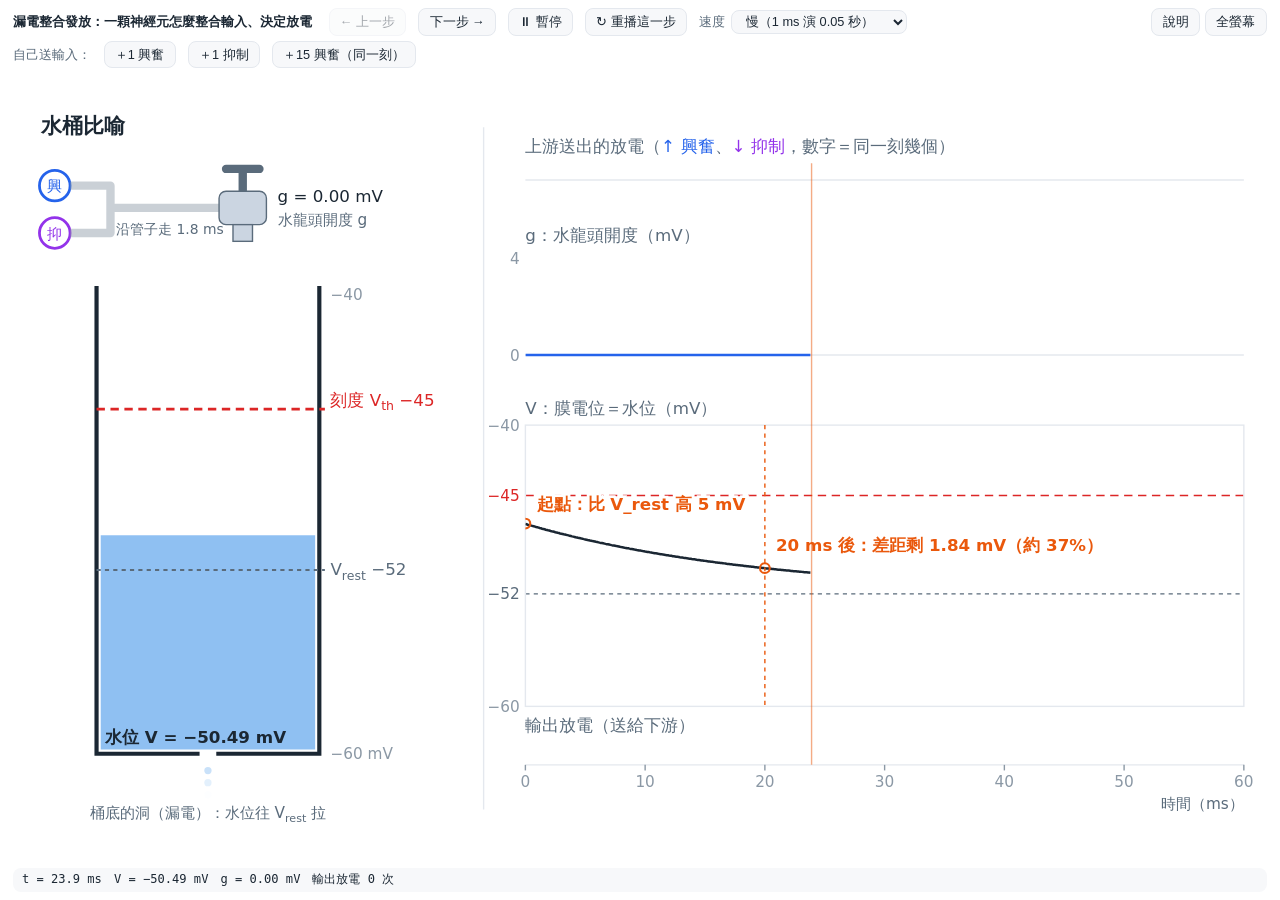
<file: lif.html>
<!doctype html>
<html lang="zh-Hant">
<head>
<meta charset="utf-8">
<meta name="viewport" content="width=device-width, initial-scale=1">
<meta name="robots" content="noindex">
<title>漏電整合發放｜果蠅玩 Doom</title>
<style>
/* PART 1 圖 1 的單獨頁：給簡報嵌入（PowerPoint 網頁增益集）或離線用瀏覽器全螢幕開。由 scripts/make_lif_anim.py 產生，不要手改。
   單一檔案、不依賴其他檔，file:// 也能用。版面照視窗大小縮放，16:9 剛好填滿。
   網址參數：s=1–7 第幾步；speed=0–2 很慢／慢／快；nup=0–200 第 6 步上游顆數；rate=0–150 第 7 步的 r；seed 固定隨機；
   at=毫秒 直接算到那一刻並暫停；d=1 顯示說明；clean=1 只留圖 */
:root{--ink:#1b2733;--soft:#5a6b7b;--faint:#8b98a5;--border:#e4e8ee;--panel:#f7f8fa;--accent:#2563eb;--accent-soft:#eef3fe;--fs:clamp(11px,1.05vw,24px)}
*{box-sizing:border-box}
html,body{height:100%;margin:0}
body{background:#fff;color:var(--ink);font-size:var(--fs);line-height:1.6;overflow:hidden;
  font-family:-apple-system,"Segoe UI","Noto Sans TC","Microsoft JhengHei","PingFang TC",Roboto,Helvetica,Arial,sans-serif;
  display:flex;flex-direction:column;gap:.4em;padding:.6em 1em}
#p1lif{display:contents}
.enc-ctl{order:0;display:flex;flex-wrap:wrap;align-items:center;gap:.4em .9em;color:var(--soft)}
.name{font-weight:700;color:var(--ink);margin-right:.3em}
.enc-ctl button,.enc-ctl select{font:inherit;font-size:.95em;padding:.2em .8em;border:1px solid var(--border);border-radius:8px;background:var(--panel);color:var(--ink);cursor:pointer}
.enc-ctl button:disabled{opacity:.4;cursor:default}
.enc-ctl button:hover:not(:disabled){border-color:var(--accent)}
.enc-ctl button:focus-visible{outline:2px solid var(--accent);outline-offset:2px}
.enc-ctl button[aria-pressed="true"]{background:var(--ink);color:#fff;border-color:var(--ink)}
.enc-ctl label{display:inline-flex;align-items:center;gap:.4em}
.enc-ctl input[type=range]{width:8em}
.right{margin-left:auto;display:flex;gap:.4em}
.lif-wrap{order:1;flex:1 1 0;min-height:0;display:flex}
.lif-svg{width:100%;height:100%;display:block;font-size:16px}
.lif-svg g{transition:opacity .3s}
.enc-read{order:2;margin:0;font-family:Menlo,Consolas,monospace;font-size:.9em;color:var(--ink);background:var(--panel);border-radius:8px;padding:.2em .7em}
.enc-steps{order:3;display:none;margin:0;padding:0;list-style:none;font-size:.95em;max-height:24vh;overflow:auto}
body.showdesc .enc-steps,body.showdesc .figsrc{display:block}
.figsrc{order:4;display:none;margin:0;font-size:.8em;color:var(--faint)}
.enc-steps li{display:none;padding:.2em .7em;border-left:3px solid var(--accent);background:var(--accent-soft)}
.enc-steps li.on{display:block}
body.clean{padding:0}
body.clean .enc-ctl,body.clean .enc-read,body.clean .enc-steps,body.clean .figsrc{display:none!important}
</style>
</head>
<body>
<div class="enc lif" id="p1lif">
<div class="lif-wrap"><svg class="enc-svg lif-svg" viewBox="0 0 900 530" role="img" aria-labelledby="lifTitle" xmlns="http://www.w3.org/2000/svg" font-family="system-ui,-apple-system,'Segoe UI','Microsoft JhengHei',sans-serif">
<title id="lifTitle">漏電整合發放示意：左邊水桶的水位是膜電位 V，水龍頭開度是 g，桶底的洞是漏電；右邊是上游輸入、g、V 與輸出放電隨時間的變化</title>
<defs>
  <clipPath id="lifBucket"><rect x="63" y="80" width="154" height="387"/></clipPath>
  <clipPath id="lifTr"><rect x="368" y="0" width="516" height="530"/></clipPath>
  <marker id="lifArr" viewBox="0 0 10 10" refX="8" refY="5" markerWidth="7" markerHeight="7" orient="auto-start-reverse"><path d="M0,0 L10,5 L0,10 z" fill="#ea580c"/></marker>
</defs>
<text x="20" y="24" font-size="15" font-weight="700" fill="#1b2733">水桶比喻</text>
<!-- 上游與水管：上游放電後訊號沿管子走 1.8 ms 才到水龍頭 -->
<circle cx="30" cy="62" r="11" fill="#fff" stroke="#2563eb" stroke-width="2"/><text x="30" y="66" font-size="11" text-anchor="middle" fill="#2563eb">興</text>
<circle cx="30" cy="96" r="11" fill="#fff" stroke="#9333ea" stroke-width="2"/><text x="30" y="100" font-size="11" text-anchor="middle" fill="#9333ea">抑</text>
<path d="M41 62 H70 V78 H150 M41 96 H70 V78" fill="none" stroke="#8b98a5" stroke-width="6" stroke-linejoin="round" stroke-opacity=".45"/>
<text x="74" y="97" font-size="10" fill="#5a6b7b">沿管子走 1.8 ms</text>
<rect x="148" y="66" width="34" height="24" rx="5" fill="#cbd5e1" stroke="#5a6b7b"/>
<rect x="158" y="90" width="14" height="12" fill="#cbd5e1" stroke="#5a6b7b"/>
<g class="lif-handle"><rect x="162" y="52" width="6" height="14" fill="#5a6b7b"/><rect x="150" y="47" width="30" height="6" rx="3" fill="#5a6b7b"/></g>
<g class="lif-travel"></g>
<text class="lif-gtxt" x="190" y="74" font-size="12" fill="#1b2733"></text>
<text x="190" y="90" font-size="11" fill="#5a6b7b">水龍頭開度 g</text>
<!-- 水 -->
<g clip-path="url(#lifBucket)"><rect class="lif-stream" x="160" y="102" width="0" height="0" fill="#7cb6f0"/>
<rect class="lif-water" x="60" y="470" width="160" height="0" fill="#7cb6f0" fill-opacity=".85"/>
<g class="lif-suck"></g></g>
<path d="M60 134 V470 H134.0 M146.0 470 H220 V134" fill="none" stroke="#1b2733" stroke-width="3" class="lif-wall"/>
<line x1="60" x2="224" y1="222.5" y2="222.5" stroke="#dc2626" stroke-width="2" stroke-dasharray="6 4"/>
<text x="228" y="220.5" font-size="12" fill="#dc2626">刻度 V<tspan font-size="9" dy="3">th</tspan><tspan dy="-3"> −45</tspan></text>
<line x1="60" x2="224" y1="338.0" y2="338.0" stroke="#5a6b7b" stroke-width="1.5" stroke-dasharray="3 3"/>
<text x="228" y="342.0" font-size="12" fill="#5a6b7b">V<tspan font-size="9" dy="3">rest</tspan><tspan dy="-3"> −52</tspan></text>
<text x="228" y="144" font-size="11" fill="#8b98a5">−40</text>
<text x="228" y="474" font-size="11" fill="#8b98a5">−60 mV</text>
<text class="lif-vtxt" x="66" y="462" font-size="12" font-weight="600" fill="#1b2733"></text>
<g class="lif-drips"></g>
<text x="140.0" y="516" font-size="11" text-anchor="middle" fill="#5a6b7b">桶底的洞（漏電）：水位往 V<tspan font-size="8" dy="3">rest</tspan><tspan dy="-3"> 拉</tspan></text>
<g class="lif-over" opacity="0"><text x="140.0" y="116" font-size="12" text-anchor="middle" fill="#ea580c">↑ 加 68.75 mV，滿出桶口</text></g>
<g class="lif-fire" opacity="0"><text x="140.0" y="130" font-size="18" font-weight="800" text-anchor="middle" fill="#ea580c">放電！</text>
<line x1="222" y1="190" x2="280" y2="190" stroke="#ea580c" stroke-width="3" marker-end="url(#lifArr)"/>
<text x="228" y="184" font-size="11" fill="#ea580c">送給下游</text></g>
<g class="lif-rfc" opacity="0"><rect x="63" y="140" width="154" height="330" fill="#94a3b8" fill-opacity=".35"/>
<text x="140.0" y="170" font-size="13" font-weight="700" text-anchor="middle" fill="#1b2733">不反應期</text>
<text x="140.0" y="188" font-size="11" text-anchor="middle" fill="#1b2733">2.2 ms 內兩式暫停</text>
<rect class="lif-rfcbar" x="90" y="196" width="0" height="5" fill="#1b2733"/></g>
<!-- 右邊：軌跡 -->
<line x1="338" x2="338" y1="20" y2="510" stroke="#e4e8ee"/>
<text x="368" y="38" font-size="12" fill="#5a6b7b">上游送出的放電（<tspan fill="#2563eb">↑ 興奮</tspan>、<tspan fill="#9333ea">↓ 抑制</tspan>，數字＝同一刻幾個）</text>
<line x1="368" x2="884" y1="58.0" y2="58.0" stroke="#e4e8ee"/>
<text x="368" y="102" font-size="12" fill="#5a6b7b">g：水龍頭開度（mV）</text>
<g class="lif-gaxis"></g>
<text x="368" y="226" font-size="12" fill="#5a6b7b">V：膜電位＝水位（mV）</text>
<line x1="368" x2="884" y1="284.5" y2="284.5" stroke="#dc2626" stroke-dasharray="6 4"/>
<line x1="368" x2="884" y1="355.2" y2="355.2" stroke="#5a6b7b" stroke-dasharray="3 3"/>
<text x="364" y="288.5" font-size="11" text-anchor="end" fill="#dc2626">−45</text>
<text x="364" y="359.2" font-size="11" text-anchor="end" fill="#5a6b7b">−52</text>
<text x="364" y="238" font-size="11" text-anchor="end" fill="#8b98a5">−40</text>
<text x="364" y="440" font-size="11" text-anchor="end" fill="#8b98a5">−60</text>
<rect x="368" y="234" width="516" height="202" fill="none" stroke="#e4e8ee"/>
<text x="368" y="454" font-size="12" fill="#5a6b7b">輸出放電（送給下游）</text>
<line x1="368" x2="884" y1="478" y2="478" stroke="#e4e8ee"/>
<g clip-path="url(#lifTr)"><g class="lif-shade"></g><g class="lif-up"></g><path class="lif-g" fill="none" stroke="#2563eb" stroke-width="1.8"/>
<path class="lif-v" fill="none" stroke="#1b2733" stroke-width="1.8"/><g class="lif-spk"></g><g class="lif-out"></g><g class="lif-notes"></g>
<line class="lif-now" y1="46" y2="478" stroke="#ea580c" stroke-opacity=".5"/></g>
<g class="lif-taxis"></g>
</svg></div>
<div class="enc-read" aria-live="off"></div>
<div class="enc-ctl">
  <button type="button" class="lif-prev">← 上一步</button><button type="button" class="lif-next">下一步 →</button>
  <button type="button" class="lif-play">⏸ 暫停</button><button type="button" class="lif-replay">↻ 重播這一步</button>
  <label>速度 <select class="lif-speed"><option value="0">很慢（1 ms 演 0.2 秒）</option><option value="1">慢（1 ms 演 0.05 秒）</option><option value="2">快（1 ms 演 0.01 秒）</option></select></label>
</div>
<div class="enc-ctl">
  自己送輸入：<button type="button" class="lif-add" data-n="1" data-s="1">＋1 興奮</button><button type="button" class="lif-add" data-n="1" data-s="-1">＋1 抑制</button>
  <button type="button" class="lif-add" data-n="15" data-s="1">＋15 興奮（同一刻）</button>
  <label class="lif-nup">上游顆數 <input type="range" min="0" max="200" step="5" value="50"> <b></b></label>
  <label class="lif-rate">設定放電率 r <input type="range" min="0" max="150" step="5" value="100"> <b></b></label>
</div>
<ol class="enc-steps">
    <li data-k="1"><b>① 漏電：</b>水位比 V<sub>rest</sub> 高 5 mV，沒有任何輸入。桶底的洞讓水位往 V<sub>rest</sub> 回落，離得愈遠落得愈快，愈接近落得愈慢。過 20 ms（τ<sub>m</sub>）差距從 5 mV 剩 1.84 mV，約 37%。</li>
    <li data-k="2"><b>② 一次輸入：</b>一顆上游神經元放電一次（假設兩顆之間有 11 個突觸：11 × 0.275 ≈ 3.03 mV，和第 3 節圖 2 裡一顆 LC10a 的平均差不多）。1.8 ms 後訊號到達，g 跳高 3.03 mV，接著每 5 ms 剩 37%。水位跟著 g 慢慢升，到達後約 9.1 ms 到頂，只升 0.48 mV，離刻度還差 7 mV 的一大截。</li>
    <li data-k="3"><b>③ 整合：</b>同樣是 15 個輸入，送法不同。前面每 5 ms 送一個：每一個留下的水還沒漏完下一個就來，水位疊到 −49.01 mV 左右就上不去（進來的和漏掉的打平），沒到刻度。120 ms 時 15 個同時送：水位在 127.5 ms 過刻度、放電。15 個是同一刻送最少要的個數，少一個水位只到 −45.25 mV。這就是「整合」：神經元把短時間內的輸入加起來，加得夠多才放電。</li>
    <li data-k="4"><b>④ 放電與不反應期：</b>10 ms 時 30 個同時送，13.7 ms 放電：水位拉回 V<sub>rest</sub>、g 歸零，接下來 2.2 ms 是不反應期（灰底），兩條方程式暫停。12.9 ms 又送出 20 個，14.7 ms 到達時正在不反應期裡：先存在 g（60.5 mV，不衰減、也不推水位）。15.9 ms 不反應期結束，存著的 g 才開始推水位，19.5 ms 再放電一次。右邊軌跡裡放電畫成一根直線，只是記號：模型裡沒有這個尖峰，水位一過刻度就直接拉回 V<sub>rest</sub>。</li>
    <li data-k="5"><b>⑤ 抑制：</b>10 ms 送 20 個興奮輸入，15.3 ms 放電。60 ms 同樣 20 個興奮，但同時來了 10 個抑制輸入（每個 −3.03 mV，上游是 GABA 或麩胺酸的神經元）：g 只淨增 30.25 mV，水位最高 −47.18 mV，沒放電。抑制等於把水龍頭往負的方向開、從桶裡抽水。</li>
    <li data-k="6"><b>⑥ 持續輸入 → 放電率：</b>真實的迴路裡，輸入是好幾顆上游神經元在隨機時刻各自放電。拉「上游顆數」：假設每顆上游平均每秒放電 20 次、每次 3.03 mV（20 次是為了示範挑的）。上游愈多，水位愈常被推過刻度，這顆神經元每秒放電的次數（放電率）就愈高。照作者程式各跑 20 秒：25 顆 → 17.5 Hz、50 顆 → 54.9 Hz、75 顆 → 79.8 Hz、100 顆 → 100 Hz、150 顆 → 131.9 Hz、200 顆 → 157.7 Hz。下面的讀數是最近 1 秒的放電次數，會跟著隨機輸入上下跳。</li>
    <li data-k="7"><b>⑦ LC10a 的外部刺激：</b>LC10a 的輸入不是來自上游神經元，而是程式直接刺激（第 4 節、圖 4 第 ⑥ 步）：每 0.1 ms 抽一次籤，抽中的機率 ＝ r × 0.1 ms，抽中就把水位直接加 68.75 mV（不經過 g，所以 g 一直是 0），一定過刻度、馬上放電；V 的圖上紫色小箭頭是抽中的時刻。所以輸出的放電率幾乎就等於設定的 r。照作者程式各跑 20 秒：r ＝ 10 → 10.8 Hz、r ＝ 50 → 51.2 Hz、r ＝ 100 → 100 Hz、r ＝ 150 → 149.2 Hz。<b>這一步的放電可以落在前一次放電後 2.2 ms 內</b>（右邊灰底裡又出現一根橘線，旁邊標「不反應期裡」）：不反應期只擋得住經過 g 的輸入（第 ④ 步），擋不住外部刺激。這是原本的設計：Shiu 等人的程式把受外部刺激的神經元不反應期設為 0（<code>model.py</code> 的註解：no refractory period for Poisson targets）；fruitfly-lab 的 <code>lif.py</code> 寫法不同（放電後照樣暫停 2.2 ms 不積分，但抽中時檢查「過刻度」不看不反應期），結果一樣是抽中就放電。r ＝ 100 時約 19.6%、r ＝ 150 時約 28.2% 的放電落在前一次之後 2.2 ms 內。參數表「不反應期」那一列說的「這段時間內不會再放電」，只適用於收上游輸入的神經元。</li>
  </ol>
</div>
<script>
(function(){
const DATA={"v0":-52,"vrst":-52,"vth":-45,"av":0.005,"dg":0.9801986733067553,"rfc":22,"dly":18,"kick":68.75,"w":3.025,"steps":[{"k":1,"g":[-1,4],"speed":1,"notes":[{"ms":0,"row":"V","v":-47.0,"dx":8,"dy":-10,"t":"起點：比 V_rest 高 5 mV"},{"ms":20,"row":"V","v":-50.17,"dx":8,"dy":-12,"vline":1,"t":"20 ms 後：差距剩 1.84 mV（約 37%）"}],"win":60,"vinit":-47.0,"sends":[],"expect":[]},{"k":2,"g":[-1,4],"speed":0,"notes":[{"ms":5.0,"row":"up","dx":6,"dy":0,"t":"上游放電"},{"ms":6.8,"row":"g","v":3.025,"dx":8,"dy":4,"t":"1.8 ms 後到達：g 跳高 3.03 mV"},{"ms":11.8,"row":"g","v":1.113,"dx":8,"dy":-6,"t":"再過 5 ms：剩 1.11 mV（37%）"},{"ms":15.9,"row":"V","v":-51.52,"dx":8,"dy":-12,"t":"水位到頂：只升 0.48 mV"}],"win":45,"vinit":null,"sends":[[5.0,3.0250000000000004,1]],"expect":[]},{"k":3,"g":[-3,50],"speed":1,"notes":[{"ms":5.0,"row":"up","dx":6,"dy":0,"t":"每 5 ms 送 1 個"},{"ms":79.1,"row":"V","v":-49.01,"dx":-4,"dy":-12,"anchor":"end","t":"最高 −49.01 mV，沒到刻度"},{"ms":120.0,"row":"up","dx":6,"dy":0,"t":"同一刻 15 個"},{"ms":127.5,"row":"V","v":-45,"dx":-6,"dy":-16,"anchor":"end","t":"127.5 ms 過刻度 → 放電"}],"win":170,"vinit":null,"sends":[[5.0,3.0250000000000004,1],[10.0,3.0250000000000004,1],[15.0,3.0250000000000004,1],[20.0,3.0250000000000004,1],[25.0,3.0250000000000004,1],[30.0,3.0250000000000004,1],[35.0,3.0250000000000004,1],[40.0,3.0250000000000004,1],[45.0,3.0250000000000004,1],[50.0,3.0250000000000004,1],[55.0,3.0250000000000004,1],[60.0,3.0250000000000004,1],[65.0,3.0250000000000004,1],[70.0,3.0250000000000004,1],[75.0,3.0250000000000004,1],[120.0,3.0250000000000004,15]],"expect":[127.5]},{"k":4,"g":[-5,100],"speed":0,"notes":[{"ms":10.0,"row":"up","dx":-6,"dy":0,"anchor":"end","t":"同一刻 30 個"},{"ms":12.9,"row":"up","dx":6,"dy":0,"t":"再送 20 個"},{"ms":13.7,"row":"V","v":-45,"dx":-6,"dy":-40,"anchor":"end","t":"放電：拉回 V_rest、g 歸零"},{"ms":14.7,"row":"g","v":60.5,"dx":8,"dy":-4,"t":"不反應期裡到達：先存在 g"},{"ms":15.9,"row":"V","v":-52,"dx":6,"dy":18,"t":"不反應期結束（放電後 2.2 ms）"},{"ms":19.5,"row":"V","v":-45,"dx":6,"dy":-40,"t":"再放電一次"}],"win":30,"vinit":null,"sends":[[10.0,3.0250000000000004,30],[12.9,3.0250000000000004,20]],"expect":[13.7,19.5]},{"k":5,"g":[-35,65],"speed":1,"notes":[{"ms":10.0,"row":"up","dx":6,"dy":0,"t":"20 個興奮"},{"ms":15.3,"row":"V","v":-45,"dx":6,"dy":-16,"t":"放電"},{"ms":60.0,"row":"up","dx":6,"dy":0,"t":"20 個興奮 ＋ 10 個抑制"},{"ms":70.9,"row":"V","v":-47.18,"dx":8,"dy":-12,"t":"最高 −47.18 mV，沒放電"}],"win":110,"vinit":null,"sends":[[10.0,3.0250000000000004,20],[60.0,3.0250000000000004,20],[60.0,-3.0250000000000004,10]],"expect":[15.3]},{"k":6,"g":[-5,90],"speed":2,"notes":[],"win":200,"vinit":null,"sends":[],"expect":null},{"k":7,"g":[-5,90],"speed":2,"notes":[],"win":80,"vinit":null,"sends":[],"expect":null}]};
const box=document.getElementById('p1lif'),Q=s=>box.querySelector(s),svg=Q('.lif-svg');
const TX0=368,TX1=884,UP0=46,UP1=70,G0=110,G1=202,V0Y=234,V1Y=436,OUT0=460,OUT1=478;
const BX0=60,BX1=220,BY0=140,BY1=470;
const SPEEDS=[1/200,1/50,1/10];                  // 模擬 1 ms 用真實幾 ms
const BLUE='#2563eb',PURPLE='#9333ea',ORANGE='#ea580c',INK='#1b2733',SOFT='#5a6b7b',FAINT='#8b98a5';
const by=v=>BY1-(v+60)/20*(BY1-BY0),ty=v=>V1Y-(Math.max(-60,Math.min(-40,v))+60)/20*(V1Y-V0Y);
let step=1,cfg,t,v,g,rfc,arrive,sends,spikes,kicks,H,playing=true,ended=false,speed=1,acc=0,last=null,nup=50,rate=100,rnd=Math.random;
const fmt=(x,d)=>x.toFixed(d).replace('-','−');
function send(at,w,n){arrive.set(at+DATA.dly,(arrive.get(at+DATA.dly)||0)+w*n);sends.push({t:at,w,n})}
function reset(){
  cfg=DATA.steps[step-1];t=0;g=0;rfc=0;v=cfg.vinit==null?DATA.v0:cfg.vinit;arrive=new Map();sends=[];spikes=[];kicks=[];H={v:[],g:[]};ended=false;acc=0;
  for(const [ms,w,n] of cfg.sends)send(Math.round(ms/0.1),w,n);
}
// 一步 0.1 ms，順序照抄 lif.py 的 _kernel
function tick1(){
  if(step===6&&nup>0){const pr=nup*20*1e-4;if(rnd()<pr)send(t,DATA.w,1)}
  if(arrive.has(t)){const add=arrive.get(t);arrive.delete(t);g+=add}   // 同一步到達的照送出順序加總（與 Python 相同）
  if(rfc<=0){v+=DATA.av*(DATA.v0-v+g);g*=DATA.dg}
  rfc-=1;
  if(step===7&&rate>0&&rnd()<rate*1e-4){v+=DATA.kick;kicks.push(t)}
  if(v>DATA.vth){v=DATA.vrst;g=0;rfc=DATA.rfc;spikes.push(t)}
  H.v.push(v);H.g.push(g);t++;
  if(H.v.length>40000){const cut=20000;H.v.splice(0,cut);H.g.splice(0,cut);H.off=(H.off||0)+cut}
}
const histAt=(arr,i)=>arr[i-(H.off||0)];
function view(){const W=cfg.win*10;const end=Math.max(W,t);return [end-W,end]}
function draw(now){
  const [va,vb]=view(),W=vb-va,X=i=>TX0+(i-va)/W*(TX1-TX0);
  const [gl,gh]=cfg.g,gy=x=>G1-(Math.max(gl,Math.min(gh,x))-gl)/(gh-gl)*(G1-G0);
  // 軸
  let ga=`<line x1="${TX0}" x2="${TX1}" y1="${gy(0)}" y2="${gy(0)}" stroke="#e4e8ee"/><text x="${TX0-4}" y="${gy(0)+4}" font-size="11" text-anchor="end" fill="${FAINT}">0</text>`;
  ga+=`<text x="${TX0-4}" y="${G0+8}" font-size="11" text-anchor="end" fill="${FAINT}">${gh}</text>`;
  if(gy(0)-G1<-22)ga+=`<text x="${TX0-4}" y="${G1}" font-size="11" text-anchor="end" fill="${FAINT}">${fmt(gl,0)}</text>`;
  Q('.lif-gaxis').innerHTML=ga;
  const span=cfg.win,stepT=span<=50?5:span<=120?10:span<=200?20:50;let ta='';
  for(let ms=Math.ceil(va/10/stepT)*stepT;ms<=vb/10+1e-9;ms+=stepT){const x=X(ms*10);ta+=`<line x1="${x}" x2="${x}" y1="${OUT1}" y2="${OUT1+4}" stroke="${FAINT}"/><text x="${x}" y="${OUT1+16}" font-size="11" text-anchor="middle" fill="${FAINT}">${ms}</text>`}
  ta+=`<text x="${TX1}" y="${OUT1+32}" font-size="11" text-anchor="end" fill="${SOFT}">時間（ms）</text>`;
  Q('.lif-taxis').innerHTML=ta;
  // 軌跡：每個像素取一點，g 的跳升用該段最大絕對值保留
  const i0=Math.max(va,H.off||0),i1=t,k=Math.max(1,Math.floor(W/520));let pv='',pg='';
  for(let i=i0;i<i1;i+=k){let gv=histAt(H.g,i);for(let j=i+1;j<Math.min(i+k,i1);j++){const q=histAt(H.g,j);if(Math.abs(q)>Math.abs(gv))gv=q}
    pv+=(pv?'L':'M')+X(i).toFixed(1)+' '+ty(histAt(H.v,i)).toFixed(1);pg+=(pg?'L':'M')+X(i).toFixed(1)+' '+gy(gv).toFixed(1)}
  Q('.lif-v').setAttribute('d',pv);Q('.lif-g').setAttribute('d',pg);
  // 上游、不反應期灰底、放電
  const mid=(UP0+UP1)/2;let up='';const byT=new Map();
  for(const s of sends){if(s.t>t||s.t<va)continue;const key=s.t+(s.w>0?'+':'-');byT.set(key,(byT.get(key)||{t:s.t,w:s.w,n:0}));byT.get(key).n+=s.n}
  for(const s of byT.values()){const x=X(s.t),c=s.w>0?BLUE:PURPLE,y2=s.w>0?UP0:UP1;
    up+=`<line x1="${x}" x2="${x}" y1="${mid}" y2="${y2}" stroke="${c}" stroke-width="2"/>`;
    if(s.n>1)up+=`<text x="${x+3}" y="${s.w>0?UP0+8:UP1}" font-size="10" fill="${c}">${s.n}</text>`}
  Q('.lif-up').innerHTML=up;
  let sh='',sp='',ou='';
  for(const s of spikes){if(s+DATA.rfc<va)continue;const x=X(s);
    sh+=`<rect x="${x}" y="${V0Y}" width="${Math.max(1,X(s+DATA.rfc)-x)}" height="${V1Y-V0Y}" fill="#94a3b8" fill-opacity=".25"/>`;
    sp+=`<line x1="${x}" x2="${x}" y1="${ty(DATA.vth)}" y2="${V0Y}" stroke="${ORANGE}" stroke-width="2"/><circle cx="${x}" cy="${V0Y}" r="3" fill="${ORANGE}"/>`;
    ou+=`<line x1="${x}" x2="${x}" y1="${OUT0+2}" y2="${OUT1}" stroke="${ORANGE}" stroke-width="2"/>`}
  for(const s of kicks){if(s<va)continue;const x=X(s);sp+=`<path d="M${x-3} ${V0Y+12} L${x} ${V0Y+4} L${x+3} ${V0Y+12}" fill="none" stroke="${PURPLE}" stroke-width="1.5"/>`}
  // 外部刺激在不反應期裡抽中、照樣放電：標出來（只標畫面上最新的一次，免得擠）
  let lastIn=-1;for(let j=1;j<spikes.length;j++){if(spikes[j]-spikes[j-1]<=DATA.rfc&&spikes[j]>=va)lastIn=j}
  for(let j=1;j<spikes.length;j++){if(spikes[j]-spikes[j-1]>DATA.rfc||spikes[j]<va)continue;const x=X(spikes[j]);
    sp+=`<circle cx="${x}" cy="${V0Y}" r="6" fill="none" stroke="${PURPLE}" stroke-width="2"/>`;
    if(j===lastIn)sp+=`<text x="${x+(x>TX1-150?-10:10)}" y="${V0Y+28}" font-size="12" font-weight="600" text-anchor="${x>TX1-150?'end':'start'}" fill="${PURPLE}" paint-order="stroke" stroke="#fff" stroke-width="4">不反應期裡抽中，照樣放電</text>`}
  Q('.lif-shade').innerHTML=sh;Q('.lif-spk').innerHTML=sp;Q('.lif-out').innerHTML=ou;
  // 註記
  let no='';
  for(const m of cfg.notes){const i=Math.round(m.ms*10);if(i>t||i<va)continue;const x=X(i);
    let y=m.row==='up'?UP1+12:m.row==='g'?gy(m.v):ty(m.v);
    if(m.vline)no+=`<line x1="${x}" x2="${x}" y1="${V0Y}" y2="${V1Y}" stroke="${ORANGE}" stroke-dasharray="3 3"/>`;
    if(m.row!=='up')no+=`<circle cx="${x}" cy="${y}" r="3.5" fill="none" stroke="${ORANGE}" stroke-width="1.5"/>`;
    const tx=m.row==='up'?x+(m.anchor==='end'?-4:4):x+m.dx;
    no+=`<text x="${tx}" y="${y+m.dy}" font-size="12" font-weight="600" text-anchor="${m.anchor||'start'}" fill="${ORANGE}" paint-order="stroke" stroke="#fff" stroke-width="4">${m.t}</text>`}
  Q('.lif-notes').innerHTML=no;
  const nx=X(t);const nl=Q('.lif-now');nl.setAttribute('x1',nx);nl.setAttribute('x2',nx);
  // 水桶
  const vy=Math.max(BY0-50,by(Math.min(v,-37.5)));const wa=Q('.lif-water');wa.setAttribute('y',vy);wa.setAttribute('height',BY1-vy);
  Q('.lif-vtxt').textContent='水位 V = '+fmt(v,2)+' mV';
  Q('.lif-gtxt').textContent='g = '+fmt(g,2)+' mV';
  const st=Q('.lif-stream'),wdt=Math.min(14,Math.abs(g)*1.2);
  if(g>0.02){st.setAttribute('x',165-wdt/2);st.setAttribute('width',wdt);st.setAttribute('y',102);st.setAttribute('height',Math.max(0,vy-102));st.setAttribute('fill','#7cb6f0')}
  else st.setAttribute('width',0);
  let su='';if(g<-0.02){const n=Math.min(5,1+Math.floor(-g/6));for(let j=0;j<n;j++){const ph=((now/600+j/n)%1);su+=`<text x="${150+j*8%30}" y="${vy-6-ph*40}" font-size="13" fill="${PURPLE}" opacity="${1-ph}">↑</text>`}
    su+=`<text x="${(BX0+BX1)/2}" y="${vy+18}" font-size="11" text-anchor="middle" fill="${PURPLE}">g 是負的：抽水</text>`}
  Q('.lif-suck').innerHTML=su;
  Q('.lif-handle').setAttribute('transform',`rotate(${Math.max(-40,Math.min(40,g*2))} 165 66)`);
  // 訊號沿管子走
  let tr='';for(const s of byT.values()){if(t-s.t>=DATA.dly)continue;const f=(t-s.t)/DATA.dly,y0=s.w>0?62:96;
    const x=f<.3?41+f/.3*29:70+(f-.3)/.7*80,y=f<.3?y0:78;tr+=`<circle cx="${x}" cy="${y}" r="5" fill="${s.w>0?BLUE:PURPLE}"/>`;if(s.n>1)tr+=`<text x="${x}" y="${y-8}" font-size="10" text-anchor="middle" fill="${s.w>0?BLUE:PURPLE}">×${s.n}</text>`}
  Q('.lif-travel').innerHTML=tr;
  // 漏水：水位高於 V_rest 才往下滴，滴的快慢跟離 V_rest 多遠成正比
  let dp='';const gap=v-DATA.v0,cx=(BX0+BX1)/2;
  if(rfc<=0&&gap>0.05){const n=3,sp2=Math.min(1,gap/5);for(let j=0;j<n;j++){const ph=((now/1000*(0.6+2.4*sp2)+j/n)%1);dp+=`<circle cx="${cx}" cy="${BY1+4+ph*26}" r="${2+2*sp2}" fill="#7cb6f0" opacity="${(1-ph)*Math.min(1,0.3+sp2)}"/>`}}
  else if(rfc<=0&&gap<-0.05)dp+=`<text x="${cx}" y="${BY1+22}" font-size="13" text-anchor="middle" fill="#7cb6f0">↑</text>`;
  Q('.lif-drips').innerHTML=dp;
  const lastS=spikes.length?spikes[spikes.length-1]:-1e9,since=t-lastS;
  Q('.lif-fire').setAttribute('opacity',since<=DATA.rfc+30?1:0);
  Q('.lif-rfc').setAttribute('opacity',rfc>0?1:0);
  Q('.lif-rfcbar').setAttribute('width',rfc>0?(BX1-BX0-60)*rfc/DATA.rfc:0);
  const lastK=kicks.length?kicks[kicks.length-1]:-1e9;Q('.lif-over').setAttribute('opacity',t-lastK<=DATA.rfc+30?1:0);
  // 讀數
  let r='t = '+fmt(t/10,1)+' ms　V = '+fmt(v,2)+' mV　g = '+fmt(g,2)+' mV　輸出放電 '+spikes.length+' 次';
  if(step>=6){const recent=spikes.filter(s=>s>t-10000).length;r+=t>=10000?'　最近 1 秒：'+recent+' Hz':'　（跑滿 1 秒才算放電率：還差 '+fmt((10000-t)/10,0)+' ms）'}
  if(ended)r+='　｜ 這一步播完了：按「重播這一步」，或自己送輸入';
  Q('.enc-read').textContent=r;
}
function frame(ts){
  if(last==null)last=ts;const dt=Math.min(100,ts-last);last=ts;
  if(playing&&!ended){acc+=dt*SPEEDS[speed]*10;let k=Math.floor(acc);acc-=k;
    const W=cfg.win*10;
    while(k-->0){if(step<=5&&t>=W&&!manual){ended=true;break}tick1()}}
  draw(ts);requestAnimationFrame(frame);
}
let manual=false;
function render(){
  for(const li of box.querySelectorAll('.enc-steps li')){const k=+li.dataset.k;li.className=k===step?'on':k<step?'done':''}
  Q('.lif-prev').disabled=step===1;Q('.lif-next').disabled=step===7;
  Q('.lif-nup').style.display=step===6?'':'none';Q('.lif-rate').style.display=step===7?'':'none';
}
function go(s){step=s;speed=DATA.steps[s-1].speed;Q('.lif-speed').value=speed;manual=false;reset();playing=true;Q('.lif-play').textContent='⏸ 暫停';render()}
Q('.lif-prev').onclick=()=>{if(step>1)go(step-1)};
Q('.lif-next').onclick=()=>{if(step<7)go(step+1)};
Q('.lif-replay').onclick=()=>go(step);
Q('.lif-play').onclick=()=>{playing=!playing;Q('.lif-play').textContent=playing?'⏸ 暫停':'▶ 播放'};
Q('.lif-speed').onchange=e=>{speed=+e.target.value};
for(const b of box.querySelectorAll('.lif-add'))b.onclick=()=>{send(t,DATA.w*(+b.dataset.s),+b.dataset.n);manual=true;ended=false;playing=true;Q('.lif-play').textContent='⏸ 暫停'};
const nu=Q('.lif-nup input'),ra=Q('.lif-rate input');
const showN=()=>{nup=+nu.value;Q('.lif-nup b').textContent=nup+' 顆（每秒共 '+(nup*20).toLocaleString()+' 個輸入）'};
const showR=()=>{rate=+ra.value;Q('.lif-rate b').textContent=rate+' Hz'};
nu.oninput=showN;ra.oninput=showR;showN();showR();
for(const li of box.querySelectorAll('.enc-steps li'))li.onclick=()=>go(+li.dataset.k);
// 給單獨頁與自我檢查用：box.lif.set({step, speed, seed})；box.lif.run(ms) 直接算完不播
box.lif={get step(){return step},get spikes(){return spikes.map(s=>+(s/10).toFixed(1))},
  set(o){if(o.seed!=null){let a=o.seed>>>0;rnd=()=>{a=a+0x6D2B79F5|0;let x=Math.imul(a^a>>>15,1|a);x=x+Math.imul(x^x>>>7,61|x)^x;return((x^x>>>14)>>>0)/4294967296}}
    if(o.step)go(Math.max(1,Math.min(7,o.step)));if(o.speed!=null){speed=o.speed;Q('.lif-speed').value=speed}if(o.nup!=null){nu.value=o.nup;showN()}if(o.rate!=null){ra.value=o.rate;showR()}if(o.play!=null){playing=!!o.play;Q('.lif-play').textContent=playing?'⏸ 暫停':'▶ 播放'}},
  run(ms){const end=t+Math.round(ms*10);while(t<end)tick1();if(step<=5&&t>=cfg.win*10)ended=true;draw(0)}};
go(1);requestAnimationFrame(frame);
})();
</script>
<p class="figsrc">更新規則照抄 fruitfly-lab 的 flycircuit/lif.py（_kernel）；參數讀 circuit/meta.json，步驟裡的數字在 out/lif_fig.json。說明全文：https://marginli.github.io/bsc-flysimu/part1-what.html#s2</p>
<script>
(function(){
  var box=document.getElementById("p1lif"),q=new URLSearchParams(location.search),ctl=box.querySelector(".enc-ctl");
  ctl.insertAdjacentHTML("afterbegin",'<span class="name">漏電整合發放：一顆神經元怎麼整合輸入、決定放電</span>');
  ctl.insertAdjacentHTML("beforeend",'<span class="right"><button type="button" id="lifDesc" aria-pressed="false">說明</button><button type="button" id="lifFull">全螢幕</button></span>');
  if(q.get("clean")==="1")document.body.classList.add("clean");
  if(q.get("d")==="1")document.body.classList.add("showdesc");
  var o={};
  if(q.get("seed"))o.seed=+q.get("seed");if(q.get("s"))o.step=+q.get("s");
  box.lif.set(o);o={};
  if(q.get("speed"))o.speed=+q.get("speed");if(q.get("nup"))o.nup=+q.get("nup");if(q.get("rate"))o.rate=+q.get("rate");
  box.lif.set(o);
  if(q.get("at")){box.lif.set({play:false});box.lif.run(+q.get("at"))}
  var dBtn=document.getElementById("lifDesc"),fs=document.getElementById("lifFull"),de=document.documentElement;
  dBtn.onclick=function(){dBtn.setAttribute("aria-pressed",document.body.classList.toggle("showdesc"))};
  dBtn.setAttribute("aria-pressed",document.body.classList.contains("showdesc"));
  if(!(document.fullscreenEnabled||document.webkitFullscreenEnabled))fs.style.display="none";
  fs.onclick=function(){if(document.fullscreenElement||document.webkitFullscreenElement)(document.exitFullscreen||document.webkitExitFullscreen).call(document);else(de.requestFullscreen||de.webkitRequestFullscreen).call(de)};
  var Q=function(s){return box.querySelector(s)},next=Q(".lif-next"),prev=Q(".lif-prev");
  document.addEventListener("keydown",function(e){
    if(e.altKey||e.ctrlKey||e.metaKey)return;
    if(e.target.tagName==="INPUT"&&e.target.type==="range"&&(e.key==="ArrowLeft"||e.key==="ArrowRight"))return;
    if(e.target.tagName==="SELECT")return;
    var k=e.key,sp=Q(".lif-speed");
    if(k==="ArrowRight"||k==="PageDown"){e.preventDefault();if(!next.disabled)next.click()}
    else if(k==="ArrowLeft"||k==="PageUp"){e.preventDefault();if(!prev.disabled)prev.click()}
    else if(k==="Home"){e.preventDefault();box.lif.set({step:1})}
    else if(k==="End"){e.preventDefault();box.lif.set({step:7})}
    else if("1234567".indexOf(k)>=0&&k.length===1)box.lif.set({step:+k});
    else if(k===" "||k==="p"||k==="P"){e.preventDefault();Q(".lif-play").click()}
    else if(k==="r"||k==="R")Q(".lif-replay").click();
    else if(k==="e"||k==="E")box.querySelectorAll(".lif-add")[0].click();
    else if(k==="i"||k==="I")box.querySelectorAll(".lif-add")[1].click();
    else if(k==="b"||k==="B")box.querySelectorAll(".lif-add")[2].click();
    else if(k==="s"||k==="S"){sp.value=(+sp.value+1)%3;sp.dispatchEvent(new Event("change"))}
    else if(k==="d"||k==="D")dBtn.click();
    else if(k==="f"||k==="F")fs.click();
  });
})();
</script>
</body>
</html>
</file>
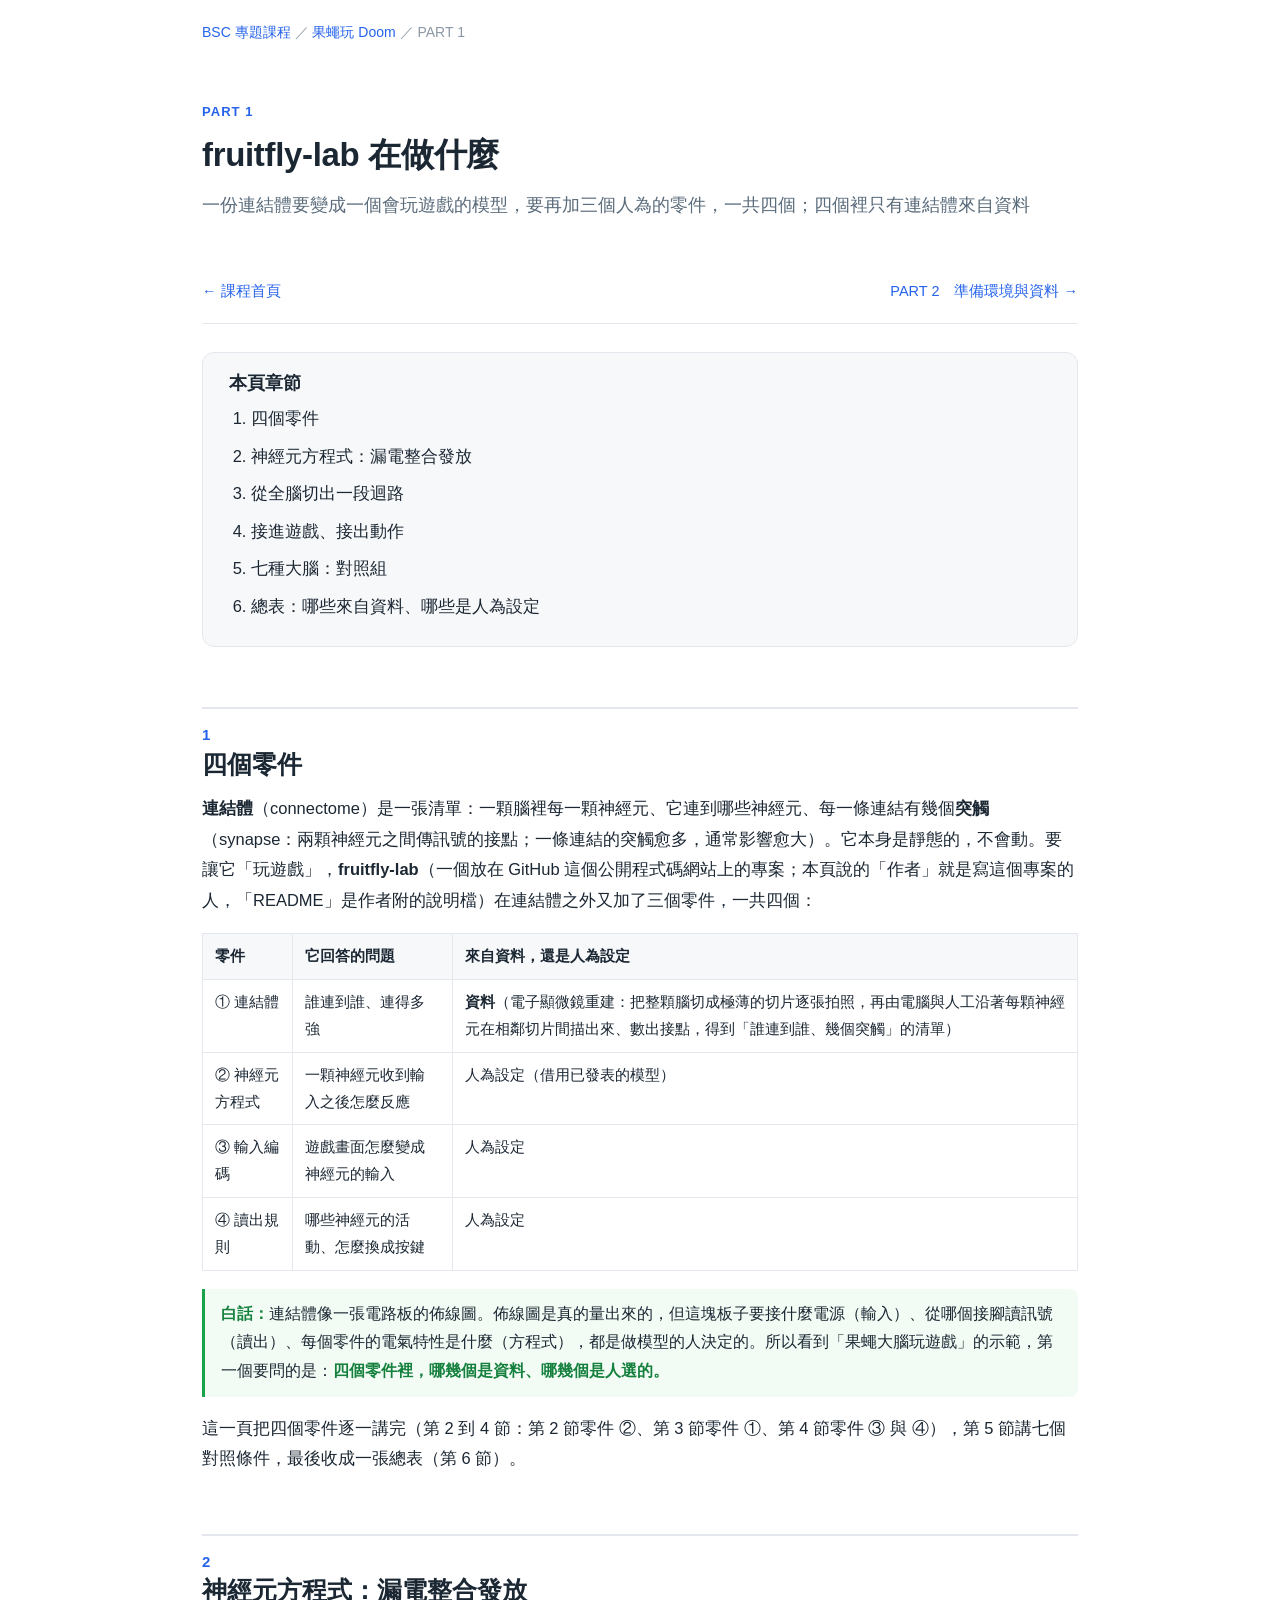
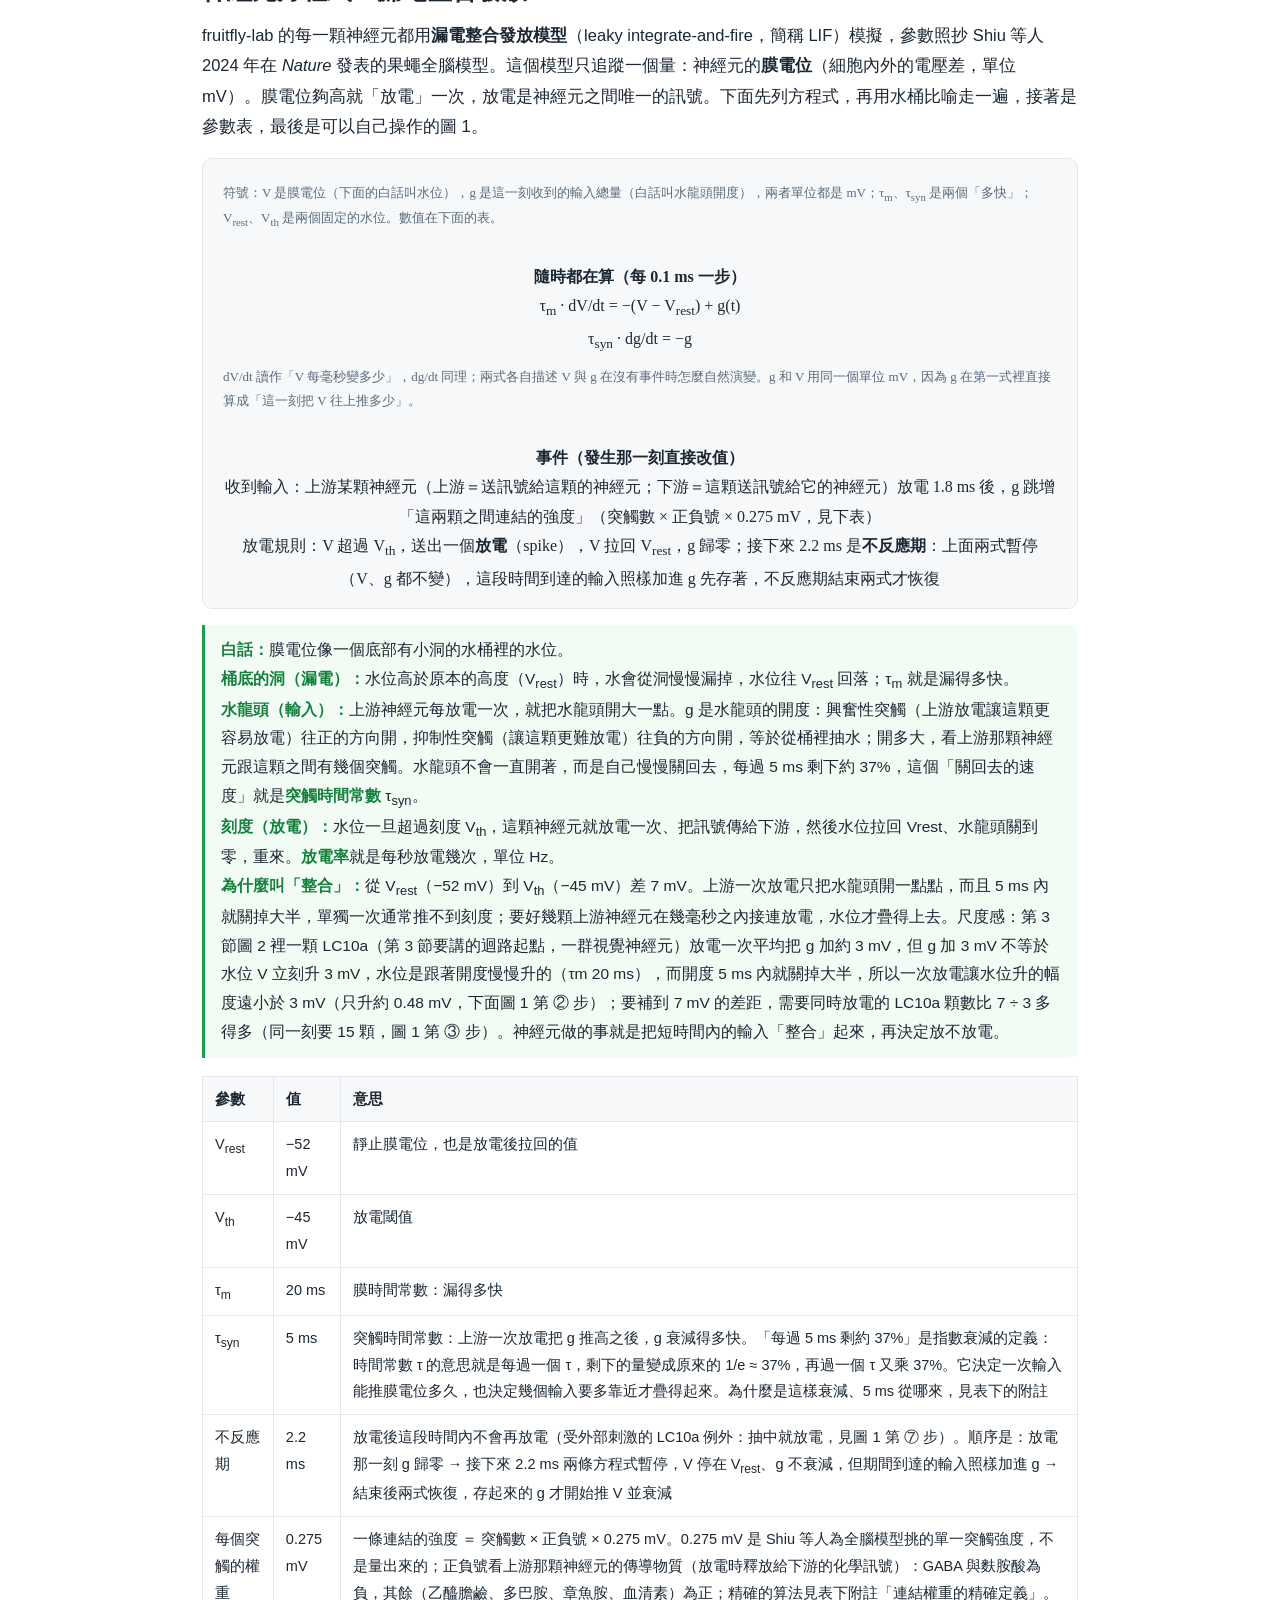
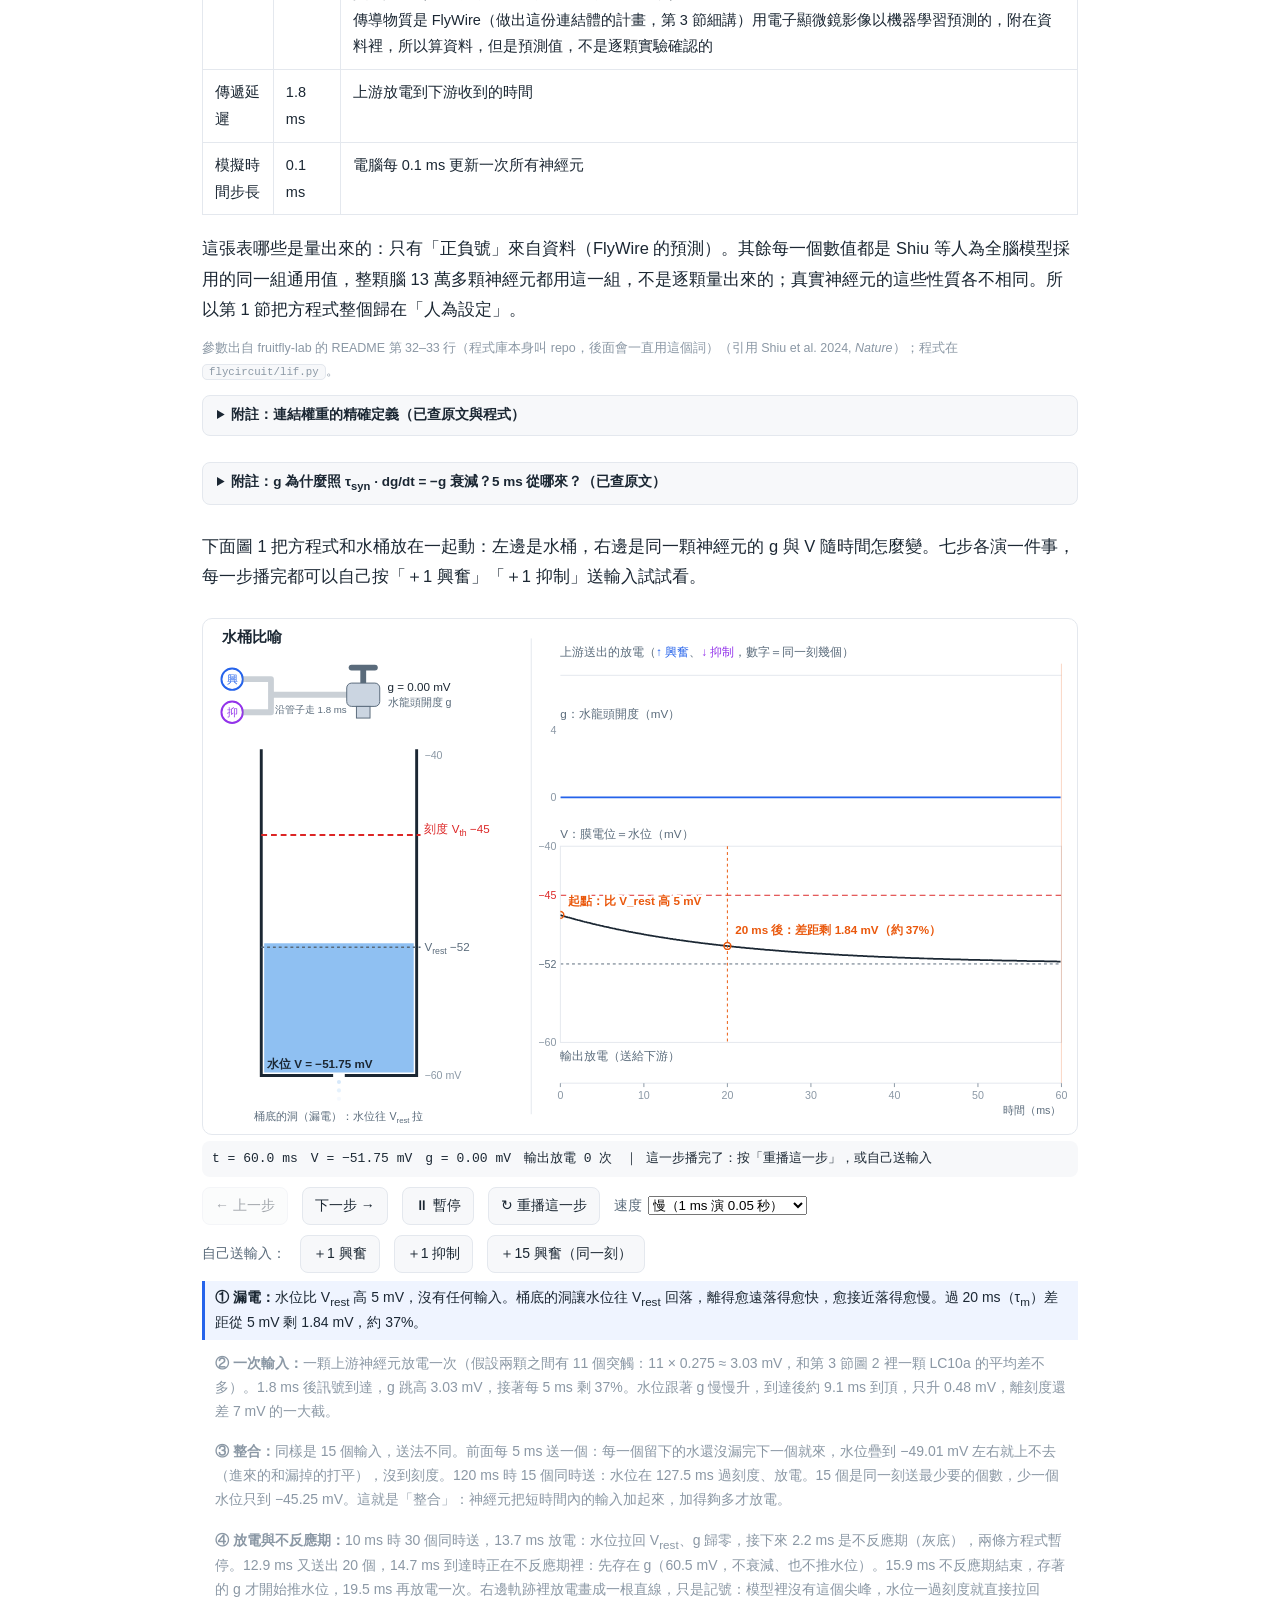
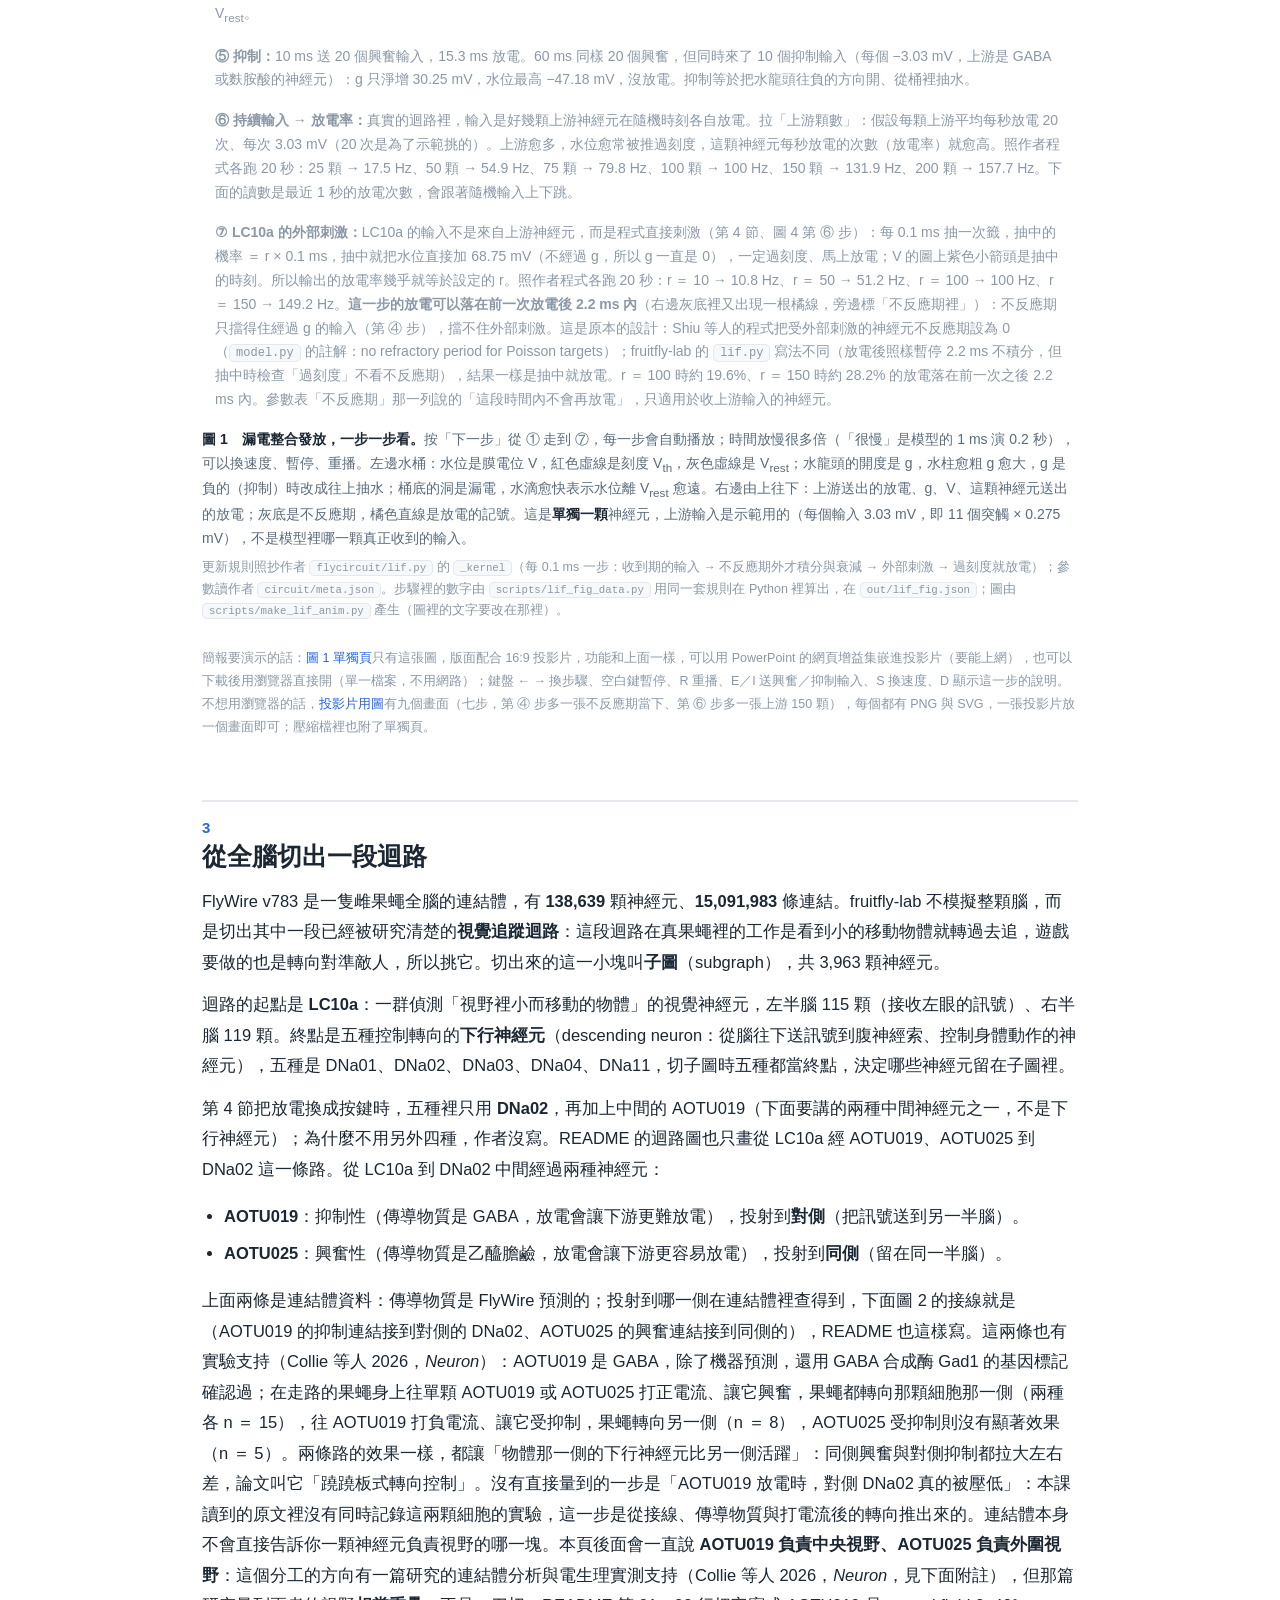
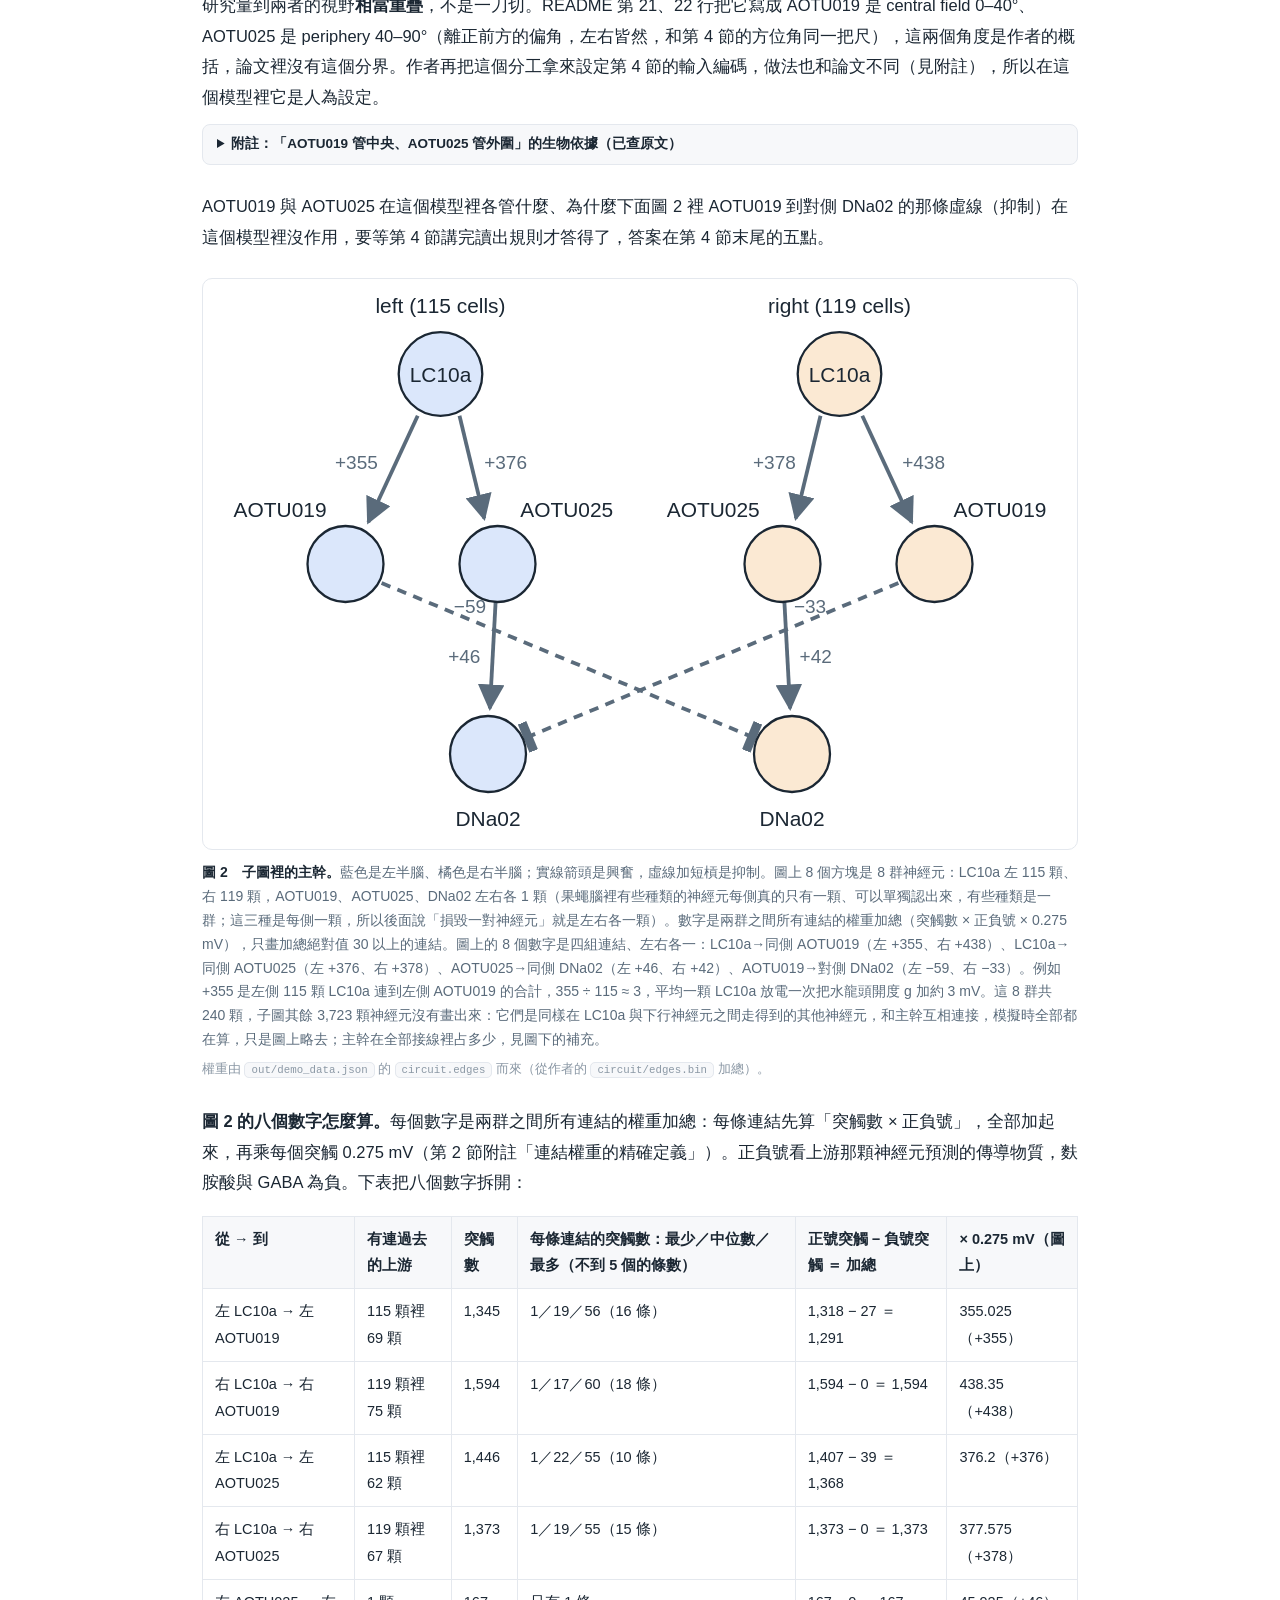
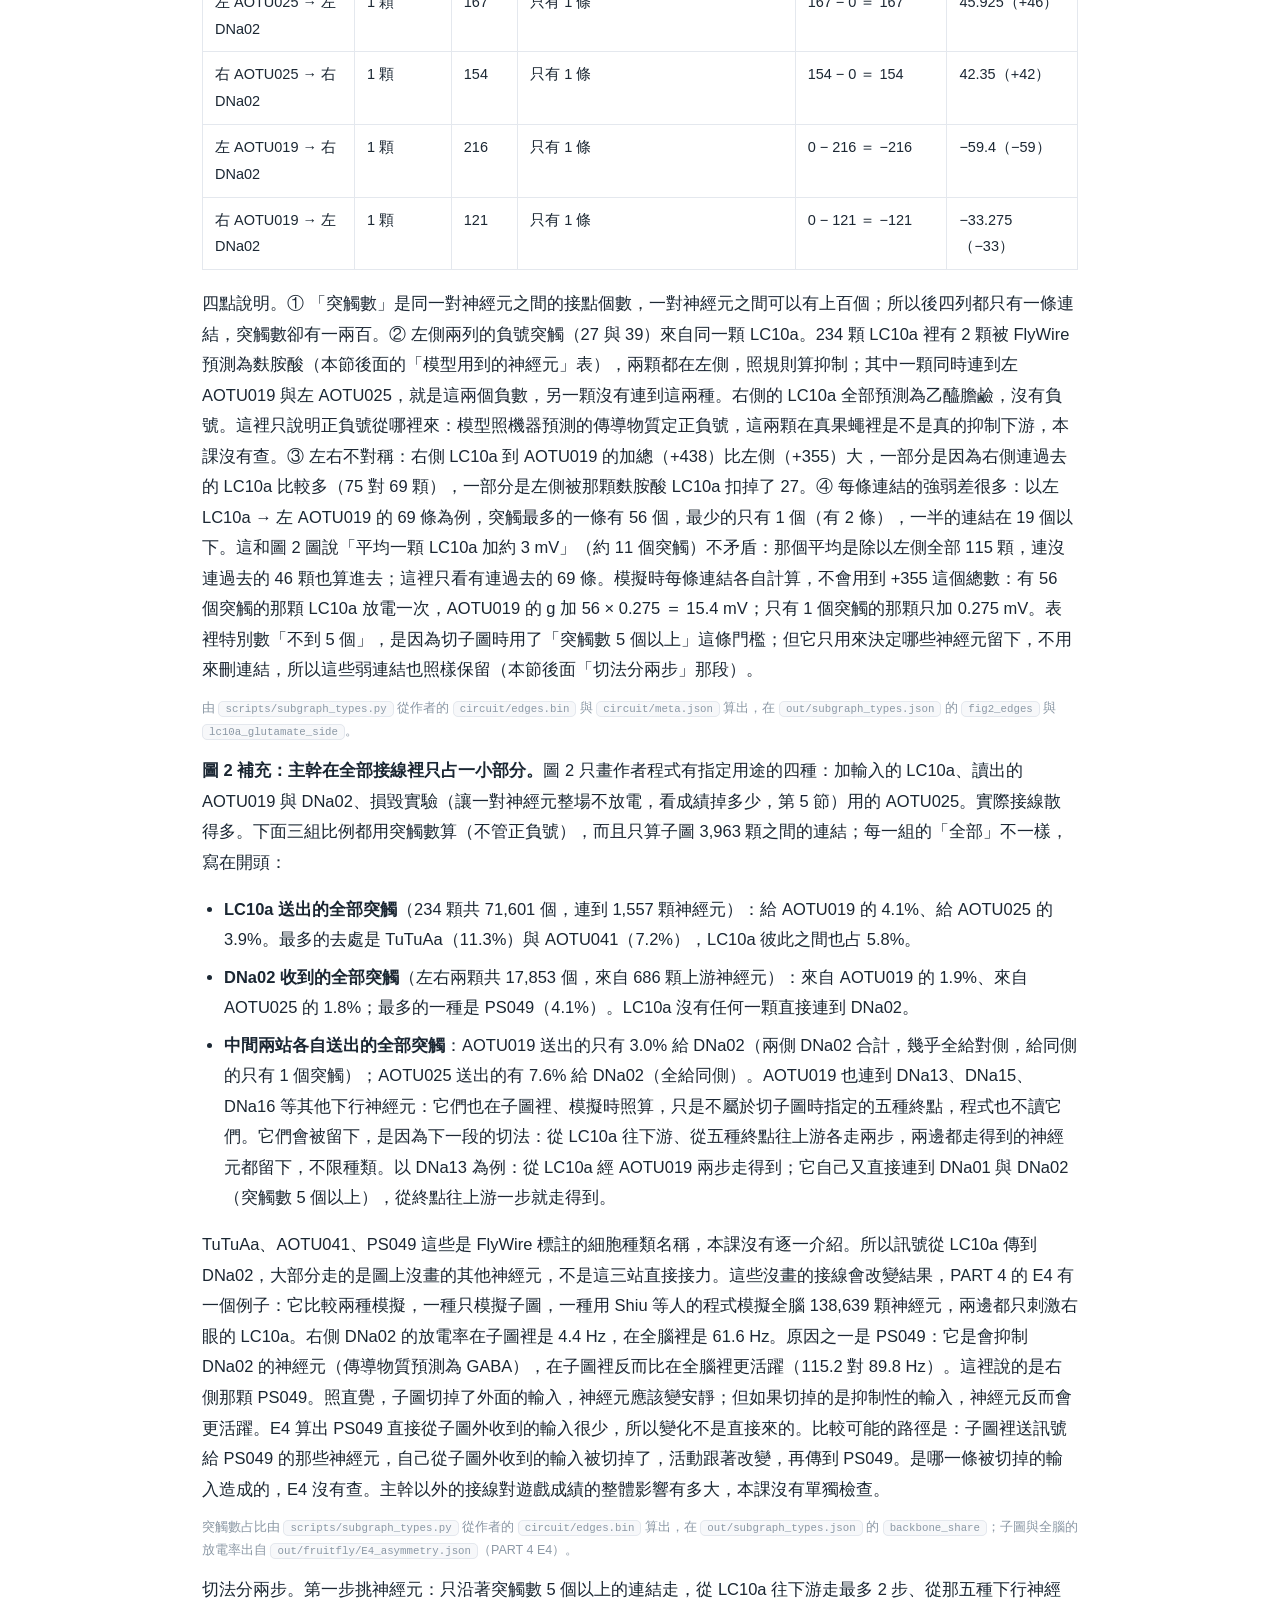
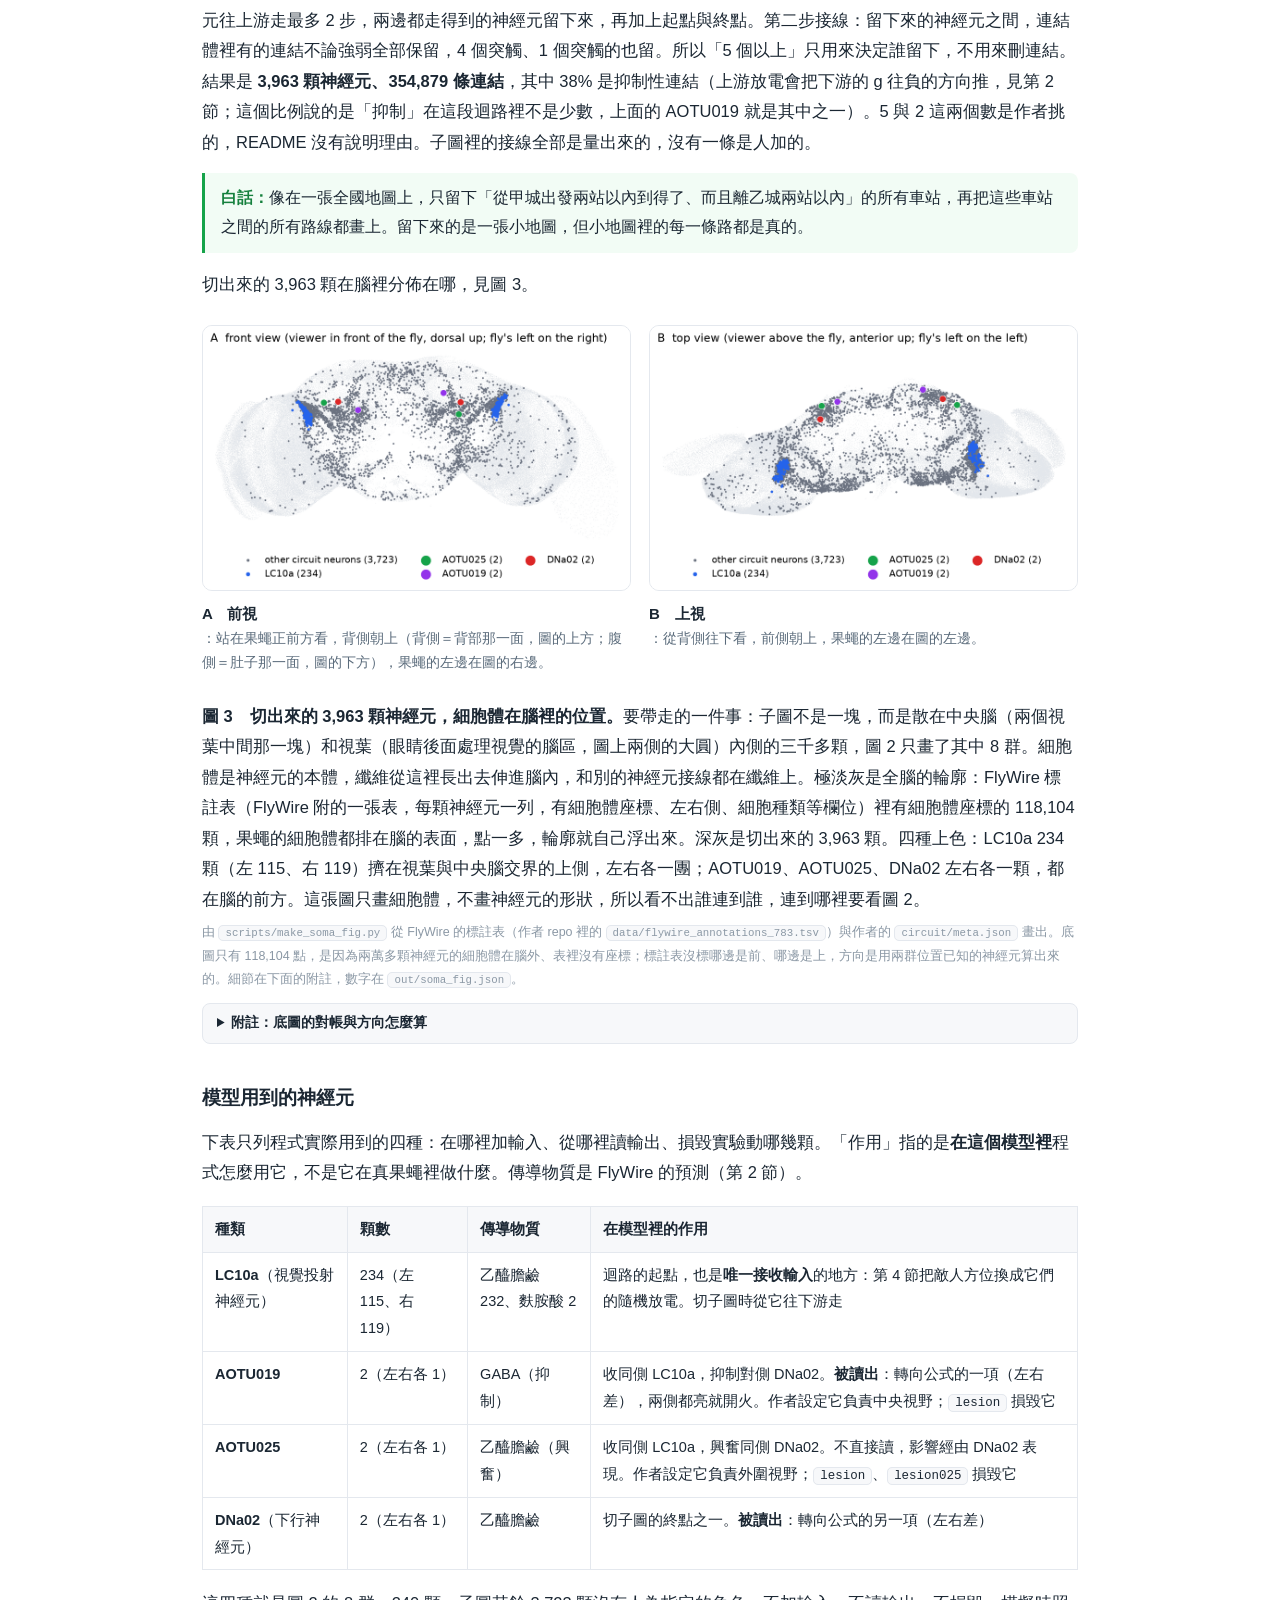
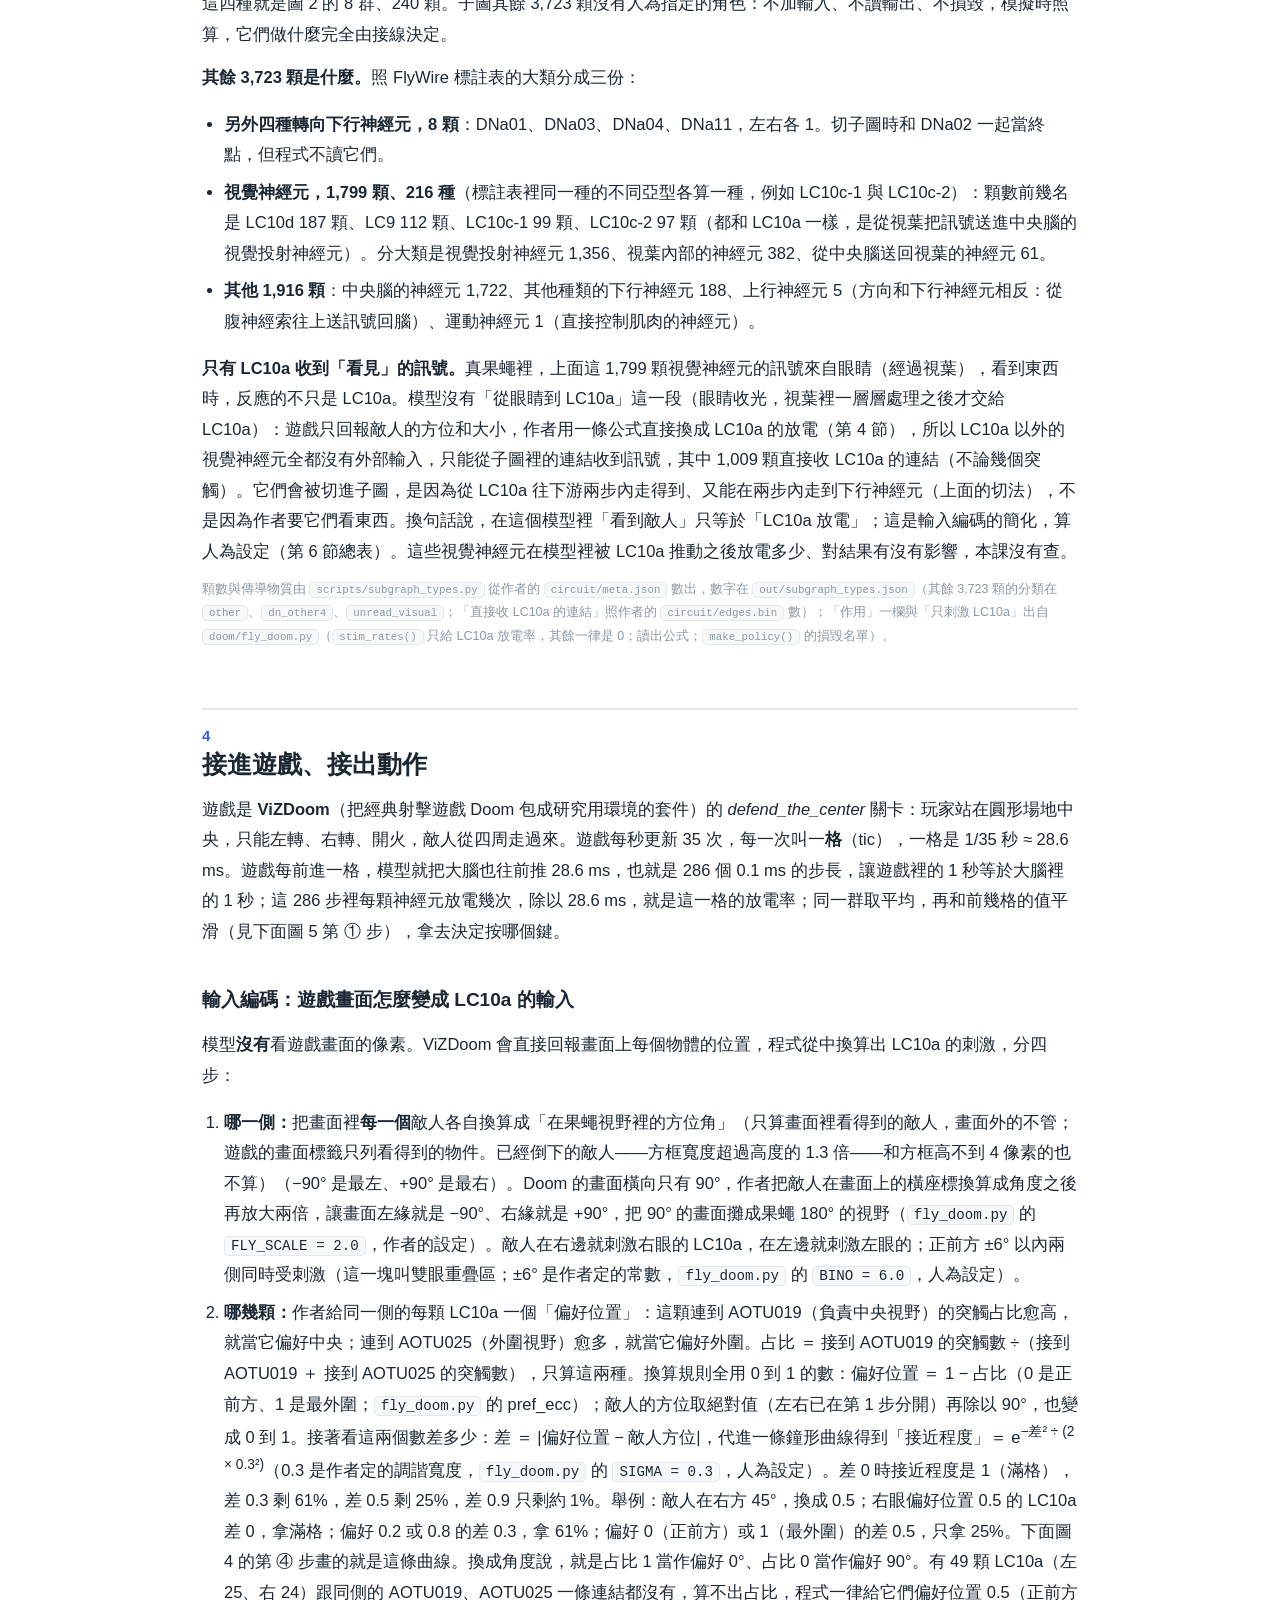
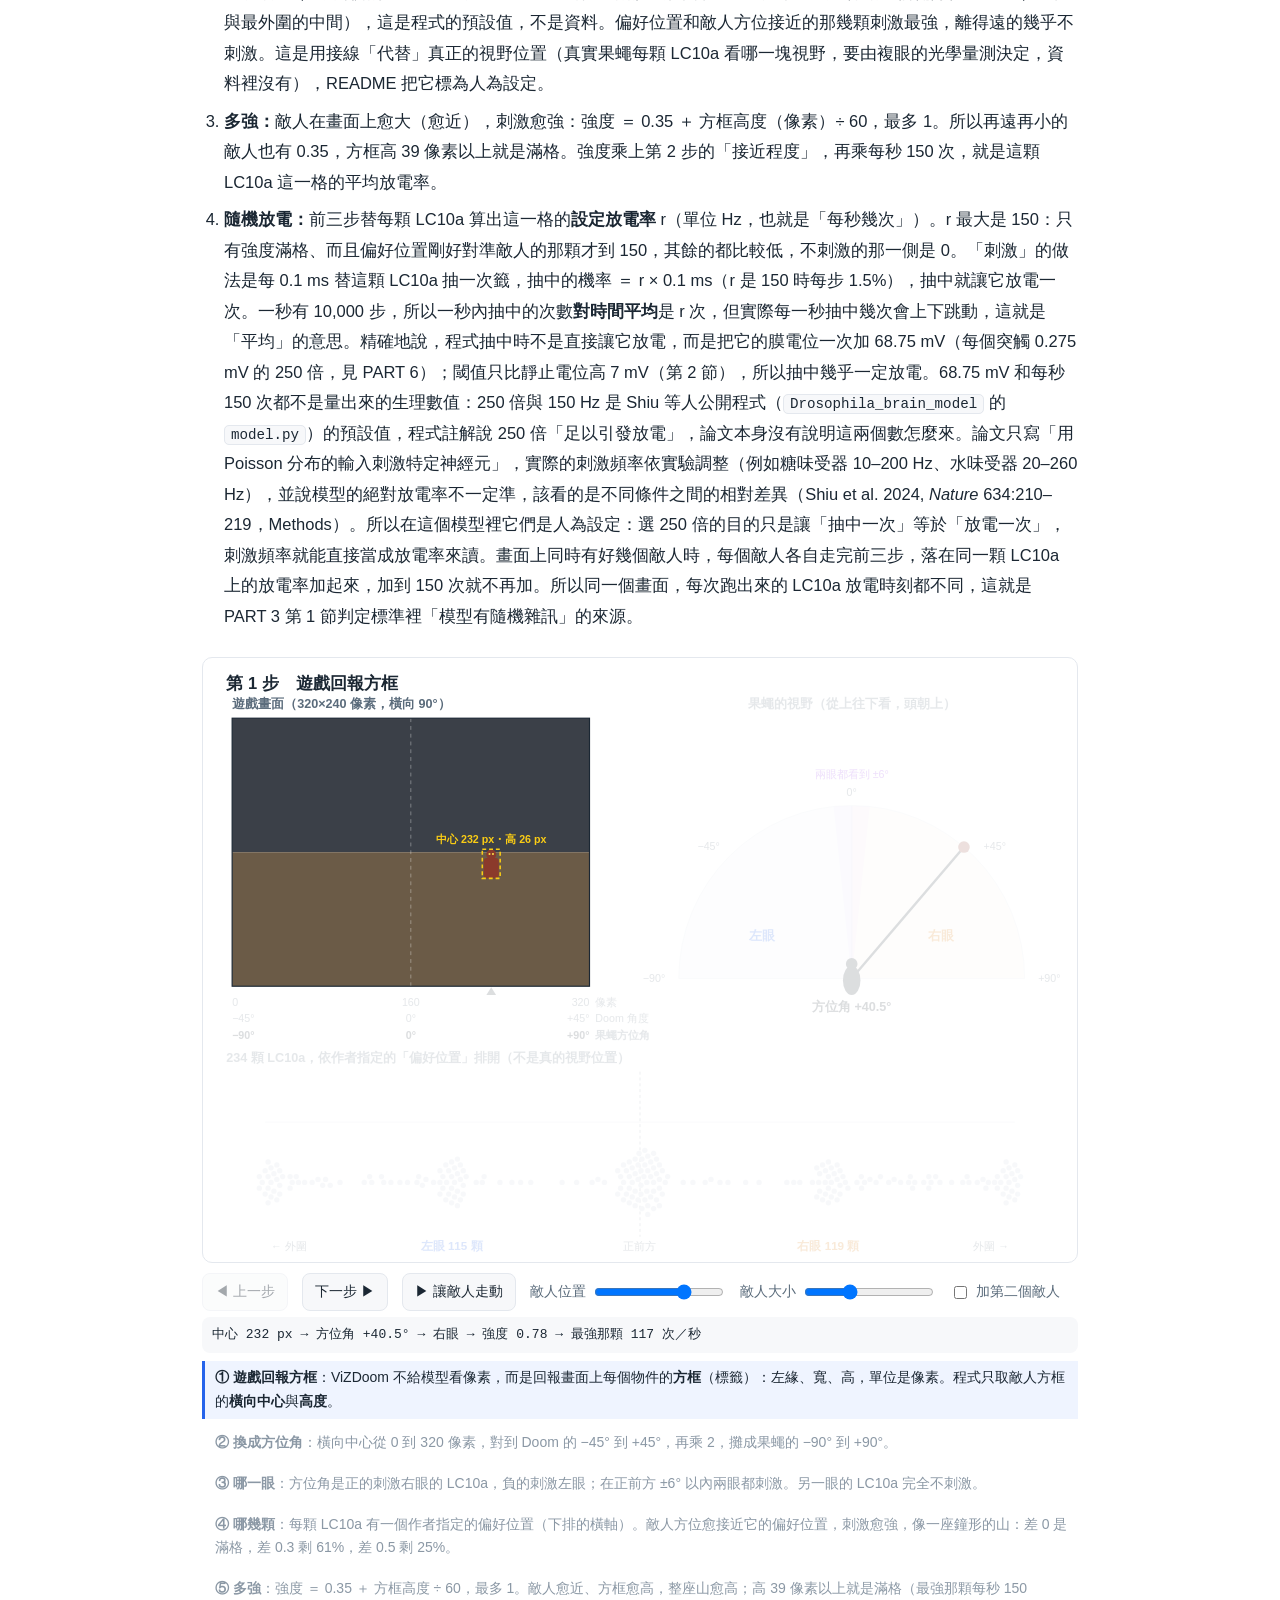
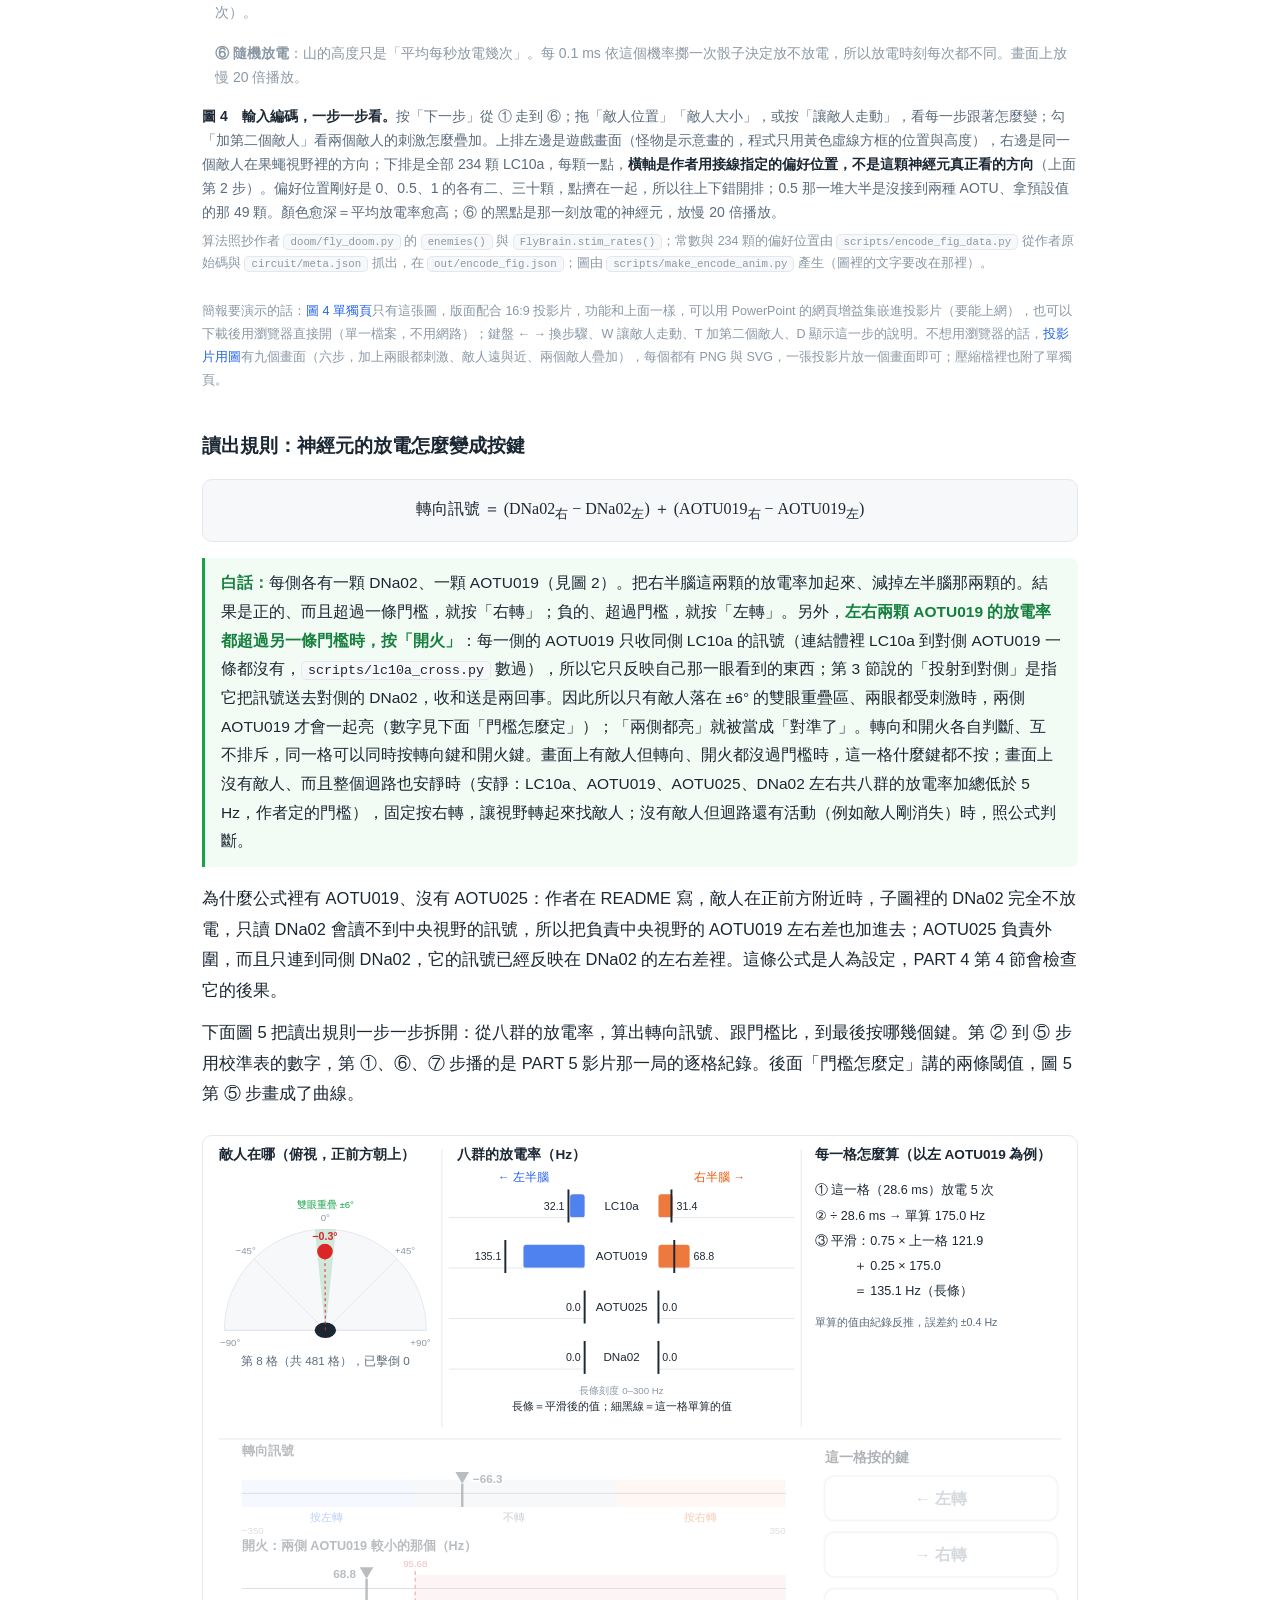
<file: part1-what.html>
<!doctype html>
<html lang="zh-Hant">
<head>
<meta charset="utf-8">
<meta name="viewport" content="width=device-width, initial-scale=1">
<title>PART 1 fruitfly-lab 在做什麼｜果蠅玩 Doom</title>
<link rel="stylesheet" href="assets/flysimu.css">
</head>
<body>
<div class="crumb"><a href="https://marginli.github.io/bsc-topics/">BSC 專題課程</a> ／ <a href="index.html">果蠅玩 Doom</a> ／ PART 1</div>
<header class="hero">
  <p class="eyebrow">PART 1</p>
  <h1>fruitfly-lab 在做什麼</h1>
  <p class="subtitle">一份連結體要變成一個會玩遊戲的模型，要再加三個人為的零件，一共四個；四個裡只有連結體來自資料</p>
</header>

<div class="wrap">

  <div class="pager top">
    <a href="index.html">← 課程首頁</a>
    <a href="part2-setup.html">PART 2　準備環境與資料 →</a>
  </div>

  <nav class="toc">
    <h2>本頁章節</h2>
    <ol>
      <li><a href="#s1">四個零件</a></li>
      <li><a href="#s2">神經元方程式：漏電整合發放</a></li>
      <li><a href="#s3">從全腦切出一段迴路</a></li>
      <li><a href="#s4">接進遊戲、接出動作</a></li>
      <li><a href="#s5">七種大腦：對照組</a></li>
      <li><a href="#s6">總表：哪些來自資料、哪些是人為設定</a></li>
    </ol>
  </nav>

  <!-- ══════════════════════════════════════════════════════ -->
  <h2 id="s1"><span class="pt">1</span>四個零件</h2>

  <p><b>連結體</b>（connectome）是一張清單：一顆腦裡每一顆神經元、它連到哪些神經元、每一條連結有幾個<b>突觸</b>（synapse：兩顆神經元之間傳訊號的接點；一條連結的突觸愈多，通常影響愈大）。它本身是靜態的，不會動。要讓它「玩遊戲」，<b>fruitfly-lab</b>（一個放在 GitHub 這個公開程式碼網站上的專案；本頁說的「作者」就是寫這個專案的人，「README」是作者附的說明檔）在連結體之外又加了三個零件，一共四個：</p>

  <div class="tblwrap">
  <table>
    <tr><th>零件</th><th>它回答的問題</th><th>來自資料，還是人為設定</th></tr>
    <tr><td>① 連結體</td><td>誰連到誰、連得多強</td><td><b>資料</b>（電子顯微鏡重建：把整顆腦切成極薄的切片逐張拍照，再由電腦與人工沿著每顆神經元在相鄰切片間描出來、數出接點，得到「誰連到誰、幾個突觸」的清單）</td></tr>
    <tr><td>② 神經元方程式</td><td>一顆神經元收到輸入之後怎麼反應</td><td>人為設定（借用已發表的模型）</td></tr>
    <tr><td>③ 輸入編碼</td><td>遊戲畫面怎麼變成神經元的輸入</td><td>人為設定</td></tr>
    <tr><td>④ 讀出規則</td><td>哪些神經元的活動、怎麼換成按鍵</td><td>人為設定</td></tr>
  </table>
  </div>

  <div class="plain"><b>白話：</b>連結體像一張電路板的佈線圖。佈線圖是真的量出來的，但這塊板子要接什麼電源（輸入）、從哪個接腳讀訊號（讀出）、每個零件的電氣特性是什麼（方程式），都是做模型的人決定的。所以看到「果蠅大腦玩遊戲」的示範，第一個要問的是：<b>四個零件裡，哪幾個是資料、哪幾個是人選的。</b></div>

  <p>這一頁把四個零件逐一講完（第 2 到 4 節：第 2 節零件 ②、第 3 節零件 ①、第 4 節零件 ③ 與 ④），第 5 節講七個對照條件，最後收成一張總表（第 6 節）。</p>

  <!-- ══════════════════════════════════════════════════════ -->
  <h2 id="s2"><span class="pt">2</span>神經元方程式：漏電整合發放</h2>

  <p>fruitfly-lab 的每一顆神經元都用<b>漏電整合發放模型</b>（leaky integrate-and-fire，簡稱 LIF）模擬，參數照抄 Shiu 等人 2024 年在 <i>Nature</i> 發表的果蠅全腦模型。這個模型只追蹤一個量：神經元的<b>膜電位</b>（細胞內外的電壓差，單位 mV）。膜電位夠高就「放電」一次，放電是神經元之間唯一的訊號。下面先列方程式，再用水桶比喻走一遍，接著是參數表，最後是可以自己操作的圖 1。</p>

  <div class="formula"><span class="sub">符號：V 是膜電位（下面的白話叫水位），g 是這一刻收到的輸入總量（白話叫水龍頭開度），兩者單位都是 mV；τ<sub>m</sub>、τ<sub>syn</sub> 是兩個「多快」；V<sub>rest</sub>、V<sub>th</sub> 是兩個固定的水位。數值在下面的表。</span><br><b>隨時都在算（每 0.1 ms 一步）</b><br>τ<sub>m</sub> · dV/dt = −(V − V<sub>rest</sub>) + g(t)<br>τ<sub>syn</sub> · dg/dt = −g<br><span class="sub">dV/dt 讀作「V 每毫秒變多少」，dg/dt 同理；兩式各自描述 V 與 g 在沒有事件時怎麼自然演變。g 和 V 用同一個單位 mV，因為 g 在第一式裡直接算成「這一刻把 V 往上推多少」。</span><br><b>事件（發生那一刻直接改值）</b><br>收到輸入：上游某顆神經元（上游＝送訊號給這顆的神經元；下游＝這顆送訊號給它的神經元）放電 1.8 ms 後，g 跳增「這兩顆之間連結的強度」（突觸數 × 正負號 × 0.275 mV，見下表）<br>放電規則：V 超過 V<sub>th</sub>，送出一個<b>放電</b>（spike），V 拉回 V<sub>rest</sub>，g 歸零；接下來 2.2 ms 是<b>不反應期</b>：上面兩式暫停（V、g 都不變），這段時間到達的輸入照樣加進 g 先存著，不反應期結束兩式才恢復</div>

  <div class="plain"><b>白話：</b>膜電位像一個底部有小洞的水桶裡的水位。<br>
<b>桶底的洞（漏電）：</b>水位高於原本的高度（V<sub>rest</sub>）時，水會從洞慢慢漏掉，水位往 V<sub>rest</sub> 回落；τ<sub>m</sub> 就是漏得多快。<br>
<b>水龍頭（輸入）：</b>上游神經元每放電一次，就把水龍頭開大一點。g 是水龍頭的開度：興奮性突觸（上游放電讓這顆更容易放電）往正的方向開，抑制性突觸（讓這顆更難放電）往負的方向開，等於從桶裡抽水；開多大，看上游那顆神經元跟這顆之間有幾個突觸。水龍頭不會一直開著，而是自己慢慢關回去，每過 5 ms 剩下約 37%，這個「關回去的速度」就是<b>突觸時間常數</b> τ<sub>syn</sub>。<br>
<b>刻度（放電）：</b>水位一旦超過刻度 V<sub>th</sub>，這顆神經元就放電一次、把訊號傳給下游，然後水位拉回 Vrest、水龍頭關到零，重來。<b>放電率</b>就是每秒放電幾次，單位 Hz。<br>
<b>為什麼叫「整合」：</b>從 V<sub>rest</sub>（−52 mV）到 V<sub>th</sub>（−45 mV）差 7 mV。上游一次放電只把水龍頭開一點點，而且 5 ms 內就關掉大半，單獨一次通常推不到刻度；要好幾顆上游神經元在幾毫秒之內接連放電，水位才疊得上去。尺度感：第 3 節圖 2 裡一顆 LC10a（第 3 節要講的迴路起點，一群視覺神經元）放電一次平均把 g 加約 3 mV，但 g 加 3 mV 不等於水位 V 立刻升 3 mV，水位是跟著開度慢慢升的（τm 20 ms），而開度 5 ms 內就關掉大半，所以一次放電讓水位升的幅度遠小於 3 mV（只升約 0.48 mV，下面圖 1 第 ② 步）；要補到 7 mV 的差距，需要同時放電的 LC10a 顆數比 7 ÷ 3 多得多（同一刻要 15 顆，圖 1 第 ③ 步）。神經元做的事就是把短時間內的輸入「整合」起來，再決定放不放電。</div>

  <div class="tblwrap">
  <table>
    <tr><th>參數</th><th>值</th><th>意思</th></tr>
    <tr><td>V<sub>rest</sub></td><td>−52 mV</td><td>靜止膜電位，也是放電後拉回的值</td></tr>
    <tr><td>V<sub>th</sub></td><td>−45 mV</td><td>放電閾值</td></tr>
    <tr><td>τ<sub>m</sub></td><td>20 ms</td><td>膜時間常數：漏得多快</td></tr>
    <tr><td>τ<sub>syn</sub></td><td>5 ms</td><td>突觸時間常數：上游一次放電把 g 推高之後，g 衰減得多快。「每過 5 ms 剩約 37%」是指數衰減的定義：時間常數 τ 的意思就是每過一個 τ，剩下的量變成原來的 1/e ≈ 37%，再過一個 τ 又乘 37%。它決定一次輸入能推膜電位多久，也決定幾個輸入要多靠近才疊得起來。為什麼是這樣衰減、5 ms 從哪來，見表下的附註</td></tr>
    <tr><td>不反應期</td><td>2.2 ms</td><td>放電後這段時間內不會再放電（受外部刺激的 LC10a 例外：抽中就放電，見圖 1 第 ⑦ 步）。順序是：放電那一刻 g 歸零 → 接下來 2.2 ms 兩條方程式暫停，V 停在 V<sub>rest</sub>、g 不衰減，但期間到達的輸入照樣加進 g → 結束後兩式恢復，存起來的 g 才開始推 V 並衰減</td></tr>
    <tr><td>每個突觸的權重</td><td>0.275 mV</td><td>一條連結的強度 ＝ 突觸數 × 正負號 × 0.275 mV。0.275 mV 是 Shiu 等人為全腦模型挑的單一突觸強度，不是量出來的；正負號看上游那顆神經元的傳導物質（放電時釋放給下游的化學訊號）：GABA 與麩胺酸為負，其餘（乙醯膽鹼、多巴胺、章魚胺、血清素）為正；精確的算法見表下附註「連結權重的精確定義」。傳導物質是 FlyWire（做出這份連結體的計畫，第 3 節細講）用電子顯微鏡影像以機器學習預測的，附在資料裡，所以算資料，但是預測值，不是逐顆實驗確認的</td></tr>
    <tr><td>傳遞延遲</td><td>1.8 ms</td><td>上游放電到下游收到的時間</td></tr>
    <tr><td>模擬時間步長</td><td>0.1 ms</td><td>電腦每 0.1 ms 更新一次所有神經元</td></tr>
  </table>
  </div>
  <p>這張表哪些是量出來的：只有「正負號」來自資料（FlyWire 的預測）。其餘每一個數值都是 Shiu 等人為全腦模型採用的同一組通用值，整顆腦 13 萬多顆神經元都用這一組，不是逐顆量出來的；真實神經元的這些性質各不相同。所以第 1 節把方程式整個歸在「人為設定」。</p>
  <p class="figsrc">參數出自 fruitfly-lab 的 README 第 32–33 行（程式庫本身叫 repo，後面會一直用這個詞）（引用 Shiu et al. 2024, <i>Nature</i>）；程式在 <code>flycircuit/lif.py</code>。</p>

  <details class="note" id="wdef"><summary>附註：連結權重的精確定義（已查原文與程式）</summary>
    <p><b>定義。</b>上游神經元 i 到下游神經元 j 的權重是<br>
    <span class="formula" style="display:block">w<sub>ij</sub> ＝ s<sub>i</sub> × n<sub>ij</sub> × W<sub>syn</sub>，　W<sub>syn</sub> ＝ 0.275 mV</span>
    i 每放電一次，1.8 ms 後 j 的 g 加上 w<sub>ij</sub>：g<sub>j</sub> ← g<sub>j</sub> ＋ Σ<sub>i</sub> w<sub>ij</sub>（Σ 只加 1.8 ms 前那一步有放電的 i）。w<sub>ij</sub> 的單位是 mV，就是上面第一式裡 g 的單位。</p>
    <p><b>n<sub>ij</sub>：突觸數。</b>i 到 j 之間的突觸個數，取自 Shiu 等人的連線表 <code>Connectivity_783.parquet</code> 的 <code>Connectivity</code> 欄。這張表 15,091,983 列，每列是一對有連結的神經元，突觸數最少 1 個、最多 2,405 個。子圖內部的連結全部保留，不論幾個突觸；第 3 節的「突觸數 5 個以上」只用在挑神經元。</p>
    <p><b>s<sub>i</sub>：正負號，只看上游。</b>s<sub>i</sub> 是 +1 或 −1，由上游 i 一顆決定，i 送出的每一條連結都同號（表上 138,005 顆有送出連結的神經元全部如此）。Shiu 等人論文 Methods 的規則：FlyWire 替每個突觸預測一種傳導物質，只用預測可信度（cleft score）50 以上的突觸；一顆神經元若超過一半的突觸被預測為 GABA 或麩胺酸，s ＝ −1，否則 s ＝ +1；多巴胺、章魚胺、血清素都歸 +1。連線表的 <code>Excitatory</code> 欄存的就是 s<sub>i</sub>，<code>Excitatory x Connectivity</code> 欄存 s<sub>i</sub> × n<sub>ij</sub>（逐列核對過，全部相符）。作者 <code>extract.py</code> 第 109 行讀的就是這一欄，<code>lif.py</code> 第 33 行再乘 0.275 mV。</p>
    <p>因為是逐個突觸投票，s<sub>i</sub> 和 FlyWire 註解檔的 <code>top_nt</code> 欄（整顆神經元最可能的那一種傳導物質）不完全一致：<code>top_nt</code> 標 GABA 的 19,079 顆裡有 1,348 顆是 +1，標乙醯膽鹼的 85,881 顆裡有 1,719 顆是 −1。模型用的是 s<sub>i</sub>，不是 <code>top_nt</code>。</p>
    <p><b>沒有正規化。</b>w<sub>ij</sub> 不除以任何總數：下游收到的突觸越多，被推得越用力。子圖的 354,879 條連結裡，s<sub>i</sub> × n<sub>ij</sub> 從 −2,405 到 +598，換成權重是 −661.375 mV 到 +164.45 mV；134,437 條是負的。作者存檔時壓成 16 位元整數，這個範圍放得下，沒有任何一條被截斷。</p>
    <p><b>兩群之間的加總（圖 2 的數字）。</b>W<sub>AB</sub> ＝ Σ<sub>i∈A</sub> Σ<sub>j∈B</sub> w<sub>ij</sub>。例如左 LC10a → 左 AOTU019 有 69 條連結，s × n 加起來 1,291，× 0.275 mV ＝ 355.025 mV，圖上寫 +355；除以 LC10a 左側的 115 顆，就是第 2 節說的「平均一顆約 3 mV」。</p>
    <p><b>0.275 mV 怎麼挑的。</b>論文說 W<sub>syn</sub> 是整個模型唯一的自由參數，挑法是讓糖味受器以 100 Hz 刺激時，控制伸口器的運動神經元 MN9 放電達到最大值的約 80%。</p>
    <p><b>和 21 點那一課不同。</b>fly_blackjack 的權重是突觸數 ÷ 下游神經元在那一層收到的突觸總數，每顆下游神經元的輸入權重加起來是 1，而且全部是正的，不看傳導物質。</p>
    <p class="figsrc">原文：Shiu et al. 2024, <i>Nature</i> 634:210–219，Methods（Europe PMC 開放全文 PMC11446845）；實測數字出自 <code>out/weight_def.json</code>（<code>scripts/weight_def_probe.py</code> 直接讀連線表與作者的 <code>circuit/edges.bin</code>）。</p>
  </details>

  <details class="note"><summary>附註：g 為什麼照 τ<sub>syn</sub> · dg/dt = −g 衰減？5 ms 從哪來？（已查原文）</summary>
    <p><b>生物上的意思。</b>上游放電時，突觸釋放傳導物質，打開下游細胞膜上的受體通道，離子流進來，這股電流就是 g 代表的東西。傳導物質很快被清掉或脫離，打開的通道一個一個關上。假設每個打開的通道在每一瞬間都有同樣的機率關上、彼此不相干，那麼還開著的通道愈多，每毫秒關掉的就愈多：g 減少的速度和 g 本身成正比，寫成式子就是 dg/dt = −g ÷ τ<sub>syn</sub>，解出來就是「每過 τ<sub>syn</sub> 剩 37%」的指數衰減。實驗記錄到的突觸電流，大致也是很快升起、再接近指數地衰減下來。所以<b>「指數衰減」這個形狀有生物依據</b>。</p>
    <p><b>簡化了什麼。</b>一、上升是瞬間的，真實的突觸電流要零點幾到幾毫秒才升到頂。二、興奮、抑制、整顆腦所有突觸都用同一個 τ<sub>syn</sub>，真實的各種受體快慢差很多。三、g 直接用 mV 計，抑制的效果不隨當下的膜電位改變；真實的突觸電流大小會隨膜電位變（Jürgensen 等人的模型就有算這一點，見下面）。四、沒有連續放電之後變弱或變強這類突觸可塑性。這樣寫的好處是算得快：式子是線性的，上游所有輸入直接加進同一個 g、一起衰減，每顆神經元只要記一個 g，13 萬多顆神經元才跑得動。</p>
    <p><b>5 ms 的出處。</b>Shiu 等人論文的 Methods 寫「τ ＝ 5 ms（突觸衰減的時間尺度）」，引的是 Jürgensen 等人 2021 年的論文（<i>Neuromorphic Computing and Engineering</i> 1:024008），不是 V<sub>rest</sub>、V<sub>th</sub>、τ<sub>m</sub> 引用的 Kakaria 與 de Bivort 2017。Jürgensen 等人做的是<b>果蠅幼蟲的嗅覺迴路</b>模型，參數表把興奮性突觸的時間常數設為 5 ms、抑制性的設為 10 ms，表上沒有附實驗出處。Shiu 等人只取了 5 ms，抑制也用 5 ms。</p>
    <p><b>對照：Kakaria 與 de Bivort 2017。</b>V<sub>rest</sub> −52 mV、V<sub>th</sub> −45 mV、τ<sub>m</sub> 20 ms 出自這篇。他們說這組參數對應「一般的放電神經元」，並和果蠅的一些量測相符：V<sub>rest</sub> 引 Rohrbough 與 Broadie 2002、Sheeba 等人 2008；V<sub>th</sub> 引 Sheeba 等人 2008、Gouwens 與 Wilson 2009；τ<sub>m</sub> ＝ 膜電阻 10 MΩ × 膜電容 0.002 μF ＝ 20 ms，電阻與電容引 Gouwens 與 Wilson 2009。這篇的突觸電流先花 2 ms 升起、再指數衰減，衰減的<b>半衰期</b>是 5 ms（引 Gaudry 等人 2013，這篇我們沒有再往下查）。半衰期是剩一半的時間，換成時間常數約 7.2 ms（5 ÷ ln 2），和 Shiu 等人的 5 ms 不是同一個數。</p>
    <p><b>結論。</b>突觸輸入照指數衰減，有生物依據，也是計算神經科學的標準簡化。5 ms 是從另一個果蠅模型借來的通用值，不是在 LC10a、AOTU019 這些神經元上量到的；它和膜電位那幾個參數一樣，整顆腦共用同一個值，所以第 1 節把整條方程式歸為人為設定。</p>
    <p class="figsrc">讀的原文：Shiu et al. 2024, <i>Nature</i> 634:210–219（PMC11446845，Methods）與作者程式 <code>Drosophila_brain_model/model.py</code> 的參數註解；Jürgensen A-M, Khalili A, Chicca E, Indiveri G, Nawrot MP 2021, <i>Neuromorph. Comput. Eng.</i> 1:024008（開放全文，表 1）；Kakaria KS, de Bivort BL 2017, <i>Front. Behav. Neurosci.</i> 11:8（PMC5306390，Methods）。查證紀錄在 <code>out/lif_sources.json</code>。</p>
  </details>

  <p>下面圖 1 把方程式和水桶放在一起動：左邊是水桶，右邊是同一顆神經元的 g 與 V 隨時間怎麼變。七步各演一件事，每一步播完都可以自己按「＋1 興奮」「＋1 抑制」送輸入試試看。</p>
  <figure class="fig">
<!-- lif:start -->
<div class="enc lif" id="p1lif">
<div class="lif-wrap"><svg class="enc-svg lif-svg" viewBox="0 0 900 530" role="img" aria-labelledby="lifTitle" xmlns="http://www.w3.org/2000/svg" font-family="system-ui,-apple-system,'Segoe UI','Microsoft JhengHei',sans-serif">
<title id="lifTitle">漏電整合發放示意：左邊水桶的水位是膜電位 V，水龍頭開度是 g，桶底的洞是漏電；右邊是上游輸入、g、V 與輸出放電隨時間的變化</title>
<defs>
  <clipPath id="lifBucket"><rect x="63" y="80" width="154" height="387"/></clipPath>
  <clipPath id="lifTr"><rect x="368" y="0" width="516" height="530"/></clipPath>
  <marker id="lifArr" viewBox="0 0 10 10" refX="8" refY="5" markerWidth="7" markerHeight="7" orient="auto-start-reverse"><path d="M0,0 L10,5 L0,10 z" fill="#ea580c"/></marker>
</defs>
<text x="20" y="24" font-size="15" font-weight="700" fill="#1b2733">水桶比喻</text>
<!-- 上游與水管：上游放電後訊號沿管子走 1.8 ms 才到水龍頭 -->
<circle cx="30" cy="62" r="11" fill="#fff" stroke="#2563eb" stroke-width="2"/><text x="30" y="66" font-size="11" text-anchor="middle" fill="#2563eb">興</text>
<circle cx="30" cy="96" r="11" fill="#fff" stroke="#9333ea" stroke-width="2"/><text x="30" y="100" font-size="11" text-anchor="middle" fill="#9333ea">抑</text>
<path d="M41 62 H70 V78 H150 M41 96 H70 V78" fill="none" stroke="#8b98a5" stroke-width="6" stroke-linejoin="round" stroke-opacity=".45"/>
<text x="74" y="97" font-size="10" fill="#5a6b7b">沿管子走 1.8 ms</text>
<rect x="148" y="66" width="34" height="24" rx="5" fill="#cbd5e1" stroke="#5a6b7b"/>
<rect x="158" y="90" width="14" height="12" fill="#cbd5e1" stroke="#5a6b7b"/>
<g class="lif-handle"><rect x="162" y="52" width="6" height="14" fill="#5a6b7b"/><rect x="150" y="47" width="30" height="6" rx="3" fill="#5a6b7b"/></g>
<g class="lif-travel"></g>
<text class="lif-gtxt" x="190" y="74" font-size="12" fill="#1b2733"></text>
<text x="190" y="90" font-size="11" fill="#5a6b7b">水龍頭開度 g</text>
<!-- 水 -->
<g clip-path="url(#lifBucket)"><rect class="lif-stream" x="160" y="102" width="0" height="0" fill="#7cb6f0"/>
<rect class="lif-water" x="60" y="470" width="160" height="0" fill="#7cb6f0" fill-opacity=".85"/>
<g class="lif-suck"></g></g>
<path d="M60 134 V470 H134.0 M146.0 470 H220 V134" fill="none" stroke="#1b2733" stroke-width="3" class="lif-wall"/>
<line x1="60" x2="224" y1="222.5" y2="222.5" stroke="#dc2626" stroke-width="2" stroke-dasharray="6 4"/>
<text x="228" y="220.5" font-size="12" fill="#dc2626">刻度 V<tspan font-size="9" dy="3">th</tspan><tspan dy="-3"> −45</tspan></text>
<line x1="60" x2="224" y1="338.0" y2="338.0" stroke="#5a6b7b" stroke-width="1.5" stroke-dasharray="3 3"/>
<text x="228" y="342.0" font-size="12" fill="#5a6b7b">V<tspan font-size="9" dy="3">rest</tspan><tspan dy="-3"> −52</tspan></text>
<text x="228" y="144" font-size="11" fill="#8b98a5">−40</text>
<text x="228" y="474" font-size="11" fill="#8b98a5">−60 mV</text>
<text class="lif-vtxt" x="66" y="462" font-size="12" font-weight="600" fill="#1b2733"></text>
<g class="lif-drips"></g>
<text x="140.0" y="516" font-size="11" text-anchor="middle" fill="#5a6b7b">桶底的洞（漏電）：水位往 V<tspan font-size="8" dy="3">rest</tspan><tspan dy="-3"> 拉</tspan></text>
<g class="lif-over" opacity="0"><text x="140.0" y="116" font-size="12" text-anchor="middle" fill="#ea580c">↑ 加 68.75 mV，滿出桶口</text></g>
<g class="lif-fire" opacity="0"><text x="140.0" y="130" font-size="18" font-weight="800" text-anchor="middle" fill="#ea580c">放電！</text>
<line x1="222" y1="190" x2="280" y2="190" stroke="#ea580c" stroke-width="3" marker-end="url(#lifArr)"/>
<text x="228" y="184" font-size="11" fill="#ea580c">送給下游</text></g>
<g class="lif-rfc" opacity="0"><rect x="63" y="140" width="154" height="330" fill="#94a3b8" fill-opacity=".35"/>
<text x="140.0" y="170" font-size="13" font-weight="700" text-anchor="middle" fill="#1b2733">不反應期</text>
<text x="140.0" y="188" font-size="11" text-anchor="middle" fill="#1b2733">2.2 ms 內兩式暫停</text>
<rect class="lif-rfcbar" x="90" y="196" width="0" height="5" fill="#1b2733"/></g>
<!-- 右邊：軌跡 -->
<line x1="338" x2="338" y1="20" y2="510" stroke="#e4e8ee"/>
<text x="368" y="38" font-size="12" fill="#5a6b7b">上游送出的放電（<tspan fill="#2563eb">↑ 興奮</tspan>、<tspan fill="#9333ea">↓ 抑制</tspan>，數字＝同一刻幾個）</text>
<line x1="368" x2="884" y1="58.0" y2="58.0" stroke="#e4e8ee"/>
<text x="368" y="102" font-size="12" fill="#5a6b7b">g：水龍頭開度（mV）</text>
<g class="lif-gaxis"></g>
<text x="368" y="226" font-size="12" fill="#5a6b7b">V：膜電位＝水位（mV）</text>
<line x1="368" x2="884" y1="284.5" y2="284.5" stroke="#dc2626" stroke-dasharray="6 4"/>
<line x1="368" x2="884" y1="355.2" y2="355.2" stroke="#5a6b7b" stroke-dasharray="3 3"/>
<text x="364" y="288.5" font-size="11" text-anchor="end" fill="#dc2626">−45</text>
<text x="364" y="359.2" font-size="11" text-anchor="end" fill="#5a6b7b">−52</text>
<text x="364" y="238" font-size="11" text-anchor="end" fill="#8b98a5">−40</text>
<text x="364" y="440" font-size="11" text-anchor="end" fill="#8b98a5">−60</text>
<rect x="368" y="234" width="516" height="202" fill="none" stroke="#e4e8ee"/>
<text x="368" y="454" font-size="12" fill="#5a6b7b">輸出放電（送給下游）</text>
<line x1="368" x2="884" y1="478" y2="478" stroke="#e4e8ee"/>
<g clip-path="url(#lifTr)"><g class="lif-shade"></g><g class="lif-up"></g><path class="lif-g" fill="none" stroke="#2563eb" stroke-width="1.8"/>
<path class="lif-v" fill="none" stroke="#1b2733" stroke-width="1.8"/><g class="lif-spk"></g><g class="lif-out"></g><g class="lif-notes"></g>
<line class="lif-now" y1="46" y2="478" stroke="#ea580c" stroke-opacity=".5"/></g>
<g class="lif-taxis"></g>
</svg></div>
<div class="enc-read" aria-live="off"></div>
<div class="enc-ctl">
  <button type="button" class="lif-prev">← 上一步</button><button type="button" class="lif-next">下一步 →</button>
  <button type="button" class="lif-play">⏸ 暫停</button><button type="button" class="lif-replay">↻ 重播這一步</button>
  <label>速度 <select class="lif-speed"><option value="0">很慢（1 ms 演 0.2 秒）</option><option value="1">慢（1 ms 演 0.05 秒）</option><option value="2">快（1 ms 演 0.01 秒）</option></select></label>
</div>
<div class="enc-ctl">
  自己送輸入：<button type="button" class="lif-add" data-n="1" data-s="1">＋1 興奮</button><button type="button" class="lif-add" data-n="1" data-s="-1">＋1 抑制</button>
  <button type="button" class="lif-add" data-n="15" data-s="1">＋15 興奮（同一刻）</button>
  <label class="lif-nup">上游顆數 <input type="range" min="0" max="200" step="5" value="50"> <b></b></label>
  <label class="lif-rate">設定放電率 r <input type="range" min="0" max="150" step="5" value="100"> <b></b></label>
</div>
<ol class="enc-steps">
    <li data-k="1"><b>① 漏電：</b>水位比 V<sub>rest</sub> 高 5 mV，沒有任何輸入。桶底的洞讓水位往 V<sub>rest</sub> 回落，離得愈遠落得愈快，愈接近落得愈慢。過 20 ms（τ<sub>m</sub>）差距從 5 mV 剩 1.84 mV，約 37%。</li>
    <li data-k="2"><b>② 一次輸入：</b>一顆上游神經元放電一次（假設兩顆之間有 11 個突觸：11 × 0.275 ≈ 3.03 mV，和第 3 節圖 2 裡一顆 LC10a 的平均差不多）。1.8 ms 後訊號到達，g 跳高 3.03 mV，接著每 5 ms 剩 37%。水位跟著 g 慢慢升，到達後約 9.1 ms 到頂，只升 0.48 mV，離刻度還差 7 mV 的一大截。</li>
    <li data-k="3"><b>③ 整合：</b>同樣是 15 個輸入，送法不同。前面每 5 ms 送一個：每一個留下的水還沒漏完下一個就來，水位疊到 −49.01 mV 左右就上不去（進來的和漏掉的打平），沒到刻度。120 ms 時 15 個同時送：水位在 127.5 ms 過刻度、放電。15 個是同一刻送最少要的個數，少一個水位只到 −45.25 mV。這就是「整合」：神經元把短時間內的輸入加起來，加得夠多才放電。</li>
    <li data-k="4"><b>④ 放電與不反應期：</b>10 ms 時 30 個同時送，13.7 ms 放電：水位拉回 V<sub>rest</sub>、g 歸零，接下來 2.2 ms 是不反應期（灰底），兩條方程式暫停。12.9 ms 又送出 20 個，14.7 ms 到達時正在不反應期裡：先存在 g（60.5 mV，不衰減、也不推水位）。15.9 ms 不反應期結束，存著的 g 才開始推水位，19.5 ms 再放電一次。右邊軌跡裡放電畫成一根直線，只是記號：模型裡沒有這個尖峰，水位一過刻度就直接拉回 V<sub>rest</sub>。</li>
    <li data-k="5"><b>⑤ 抑制：</b>10 ms 送 20 個興奮輸入，15.3 ms 放電。60 ms 同樣 20 個興奮，但同時來了 10 個抑制輸入（每個 −3.03 mV，上游是 GABA 或麩胺酸的神經元）：g 只淨增 30.25 mV，水位最高 −47.18 mV，沒放電。抑制等於把水龍頭往負的方向開、從桶裡抽水。</li>
    <li data-k="6"><b>⑥ 持續輸入 → 放電率：</b>真實的迴路裡，輸入是好幾顆上游神經元在隨機時刻各自放電。拉「上游顆數」：假設每顆上游平均每秒放電 20 次、每次 3.03 mV（20 次是為了示範挑的）。上游愈多，水位愈常被推過刻度，這顆神經元每秒放電的次數（放電率）就愈高。照作者程式各跑 20 秒：25 顆 → 17.5 Hz、50 顆 → 54.9 Hz、75 顆 → 79.8 Hz、100 顆 → 100 Hz、150 顆 → 131.9 Hz、200 顆 → 157.7 Hz。下面的讀數是最近 1 秒的放電次數，會跟著隨機輸入上下跳。</li>
    <li data-k="7"><b>⑦ LC10a 的外部刺激：</b>LC10a 的輸入不是來自上游神經元，而是程式直接刺激（第 4 節、圖 4 第 ⑥ 步）：每 0.1 ms 抽一次籤，抽中的機率 ＝ r × 0.1 ms，抽中就把水位直接加 68.75 mV（不經過 g，所以 g 一直是 0），一定過刻度、馬上放電；V 的圖上紫色小箭頭是抽中的時刻。所以輸出的放電率幾乎就等於設定的 r。照作者程式各跑 20 秒：r ＝ 10 → 10.8 Hz、r ＝ 50 → 51.2 Hz、r ＝ 100 → 100 Hz、r ＝ 150 → 149.2 Hz。<b>這一步的放電可以落在前一次放電後 2.2 ms 內</b>（右邊灰底裡又出現一根橘線，旁邊標「不反應期裡」）：不反應期只擋得住經過 g 的輸入（第 ④ 步），擋不住外部刺激。這是原本的設計：Shiu 等人的程式把受外部刺激的神經元不反應期設為 0（<code>model.py</code> 的註解：no refractory period for Poisson targets）；fruitfly-lab 的 <code>lif.py</code> 寫法不同（放電後照樣暫停 2.2 ms 不積分，但抽中時檢查「過刻度」不看不反應期），結果一樣是抽中就放電。r ＝ 100 時約 19.6%、r ＝ 150 時約 28.2% 的放電落在前一次之後 2.2 ms 內。參數表「不反應期」那一列說的「這段時間內不會再放電」，只適用於收上游輸入的神經元。</li>
  </ol>
</div>
<script>
(function(){
const DATA={"v0":-52,"vrst":-52,"vth":-45,"av":0.005,"dg":0.9801986733067553,"rfc":22,"dly":18,"kick":68.75,"w":3.025,"steps":[{"k":1,"g":[-1,4],"speed":1,"notes":[{"ms":0,"row":"V","v":-47.0,"dx":8,"dy":-10,"t":"起點：比 V_rest 高 5 mV"},{"ms":20,"row":"V","v":-50.17,"dx":8,"dy":-12,"vline":1,"t":"20 ms 後：差距剩 1.84 mV（約 37%）"}],"win":60,"vinit":-47.0,"sends":[],"expect":[]},{"k":2,"g":[-1,4],"speed":0,"notes":[{"ms":5.0,"row":"up","dx":6,"dy":0,"t":"上游放電"},{"ms":6.8,"row":"g","v":3.025,"dx":8,"dy":4,"t":"1.8 ms 後到達：g 跳高 3.03 mV"},{"ms":11.8,"row":"g","v":1.113,"dx":8,"dy":-6,"t":"再過 5 ms：剩 1.11 mV（37%）"},{"ms":15.9,"row":"V","v":-51.52,"dx":8,"dy":-12,"t":"水位到頂：只升 0.48 mV"}],"win":45,"vinit":null,"sends":[[5.0,3.0250000000000004,1]],"expect":[]},{"k":3,"g":[-3,50],"speed":1,"notes":[{"ms":5.0,"row":"up","dx":6,"dy":0,"t":"每 5 ms 送 1 個"},{"ms":79.1,"row":"V","v":-49.01,"dx":-4,"dy":-12,"anchor":"end","t":"最高 −49.01 mV，沒到刻度"},{"ms":120.0,"row":"up","dx":6,"dy":0,"t":"同一刻 15 個"},{"ms":127.5,"row":"V","v":-45,"dx":-6,"dy":-16,"anchor":"end","t":"127.5 ms 過刻度 → 放電"}],"win":170,"vinit":null,"sends":[[5.0,3.0250000000000004,1],[10.0,3.0250000000000004,1],[15.0,3.0250000000000004,1],[20.0,3.0250000000000004,1],[25.0,3.0250000000000004,1],[30.0,3.0250000000000004,1],[35.0,3.0250000000000004,1],[40.0,3.0250000000000004,1],[45.0,3.0250000000000004,1],[50.0,3.0250000000000004,1],[55.0,3.0250000000000004,1],[60.0,3.0250000000000004,1],[65.0,3.0250000000000004,1],[70.0,3.0250000000000004,1],[75.0,3.0250000000000004,1],[120.0,3.0250000000000004,15]],"expect":[127.5]},{"k":4,"g":[-5,100],"speed":0,"notes":[{"ms":10.0,"row":"up","dx":-6,"dy":0,"anchor":"end","t":"同一刻 30 個"},{"ms":12.9,"row":"up","dx":6,"dy":0,"t":"再送 20 個"},{"ms":13.7,"row":"V","v":-45,"dx":-6,"dy":-40,"anchor":"end","t":"放電：拉回 V_rest、g 歸零"},{"ms":14.7,"row":"g","v":60.5,"dx":8,"dy":-4,"t":"不反應期裡到達：先存在 g"},{"ms":15.9,"row":"V","v":-52,"dx":6,"dy":18,"t":"不反應期結束（放電後 2.2 ms）"},{"ms":19.5,"row":"V","v":-45,"dx":6,"dy":-40,"t":"再放電一次"}],"win":30,"vinit":null,"sends":[[10.0,3.0250000000000004,30],[12.9,3.0250000000000004,20]],"expect":[13.7,19.5]},{"k":5,"g":[-35,65],"speed":1,"notes":[{"ms":10.0,"row":"up","dx":6,"dy":0,"t":"20 個興奮"},{"ms":15.3,"row":"V","v":-45,"dx":6,"dy":-16,"t":"放電"},{"ms":60.0,"row":"up","dx":6,"dy":0,"t":"20 個興奮 ＋ 10 個抑制"},{"ms":70.9,"row":"V","v":-47.18,"dx":8,"dy":-12,"t":"最高 −47.18 mV，沒放電"}],"win":110,"vinit":null,"sends":[[10.0,3.0250000000000004,20],[60.0,3.0250000000000004,20],[60.0,-3.0250000000000004,10]],"expect":[15.3]},{"k":6,"g":[-5,90],"speed":2,"notes":[],"win":200,"vinit":null,"sends":[],"expect":null},{"k":7,"g":[-5,90],"speed":2,"notes":[],"win":80,"vinit":null,"sends":[],"expect":null}]};
const box=document.getElementById('p1lif'),Q=s=>box.querySelector(s),svg=Q('.lif-svg');
const TX0=368,TX1=884,UP0=46,UP1=70,G0=110,G1=202,V0Y=234,V1Y=436,OUT0=460,OUT1=478;
const BX0=60,BX1=220,BY0=140,BY1=470;
const SPEEDS=[1/200,1/50,1/10];                  // 模擬 1 ms 用真實幾 ms
const BLUE='#2563eb',PURPLE='#9333ea',ORANGE='#ea580c',INK='#1b2733',SOFT='#5a6b7b',FAINT='#8b98a5';
const by=v=>BY1-(v+60)/20*(BY1-BY0),ty=v=>V1Y-(Math.max(-60,Math.min(-40,v))+60)/20*(V1Y-V0Y);
let step=1,cfg,t,v,g,rfc,arrive,sends,spikes,kicks,H,playing=true,ended=false,speed=1,acc=0,last=null,nup=50,rate=100,rnd=Math.random;
const fmt=(x,d)=>x.toFixed(d).replace('-','−');
function send(at,w,n){arrive.set(at+DATA.dly,(arrive.get(at+DATA.dly)||0)+w*n);sends.push({t:at,w,n})}
function reset(){
  cfg=DATA.steps[step-1];t=0;g=0;rfc=0;v=cfg.vinit==null?DATA.v0:cfg.vinit;arrive=new Map();sends=[];spikes=[];kicks=[];H={v:[],g:[]};ended=false;acc=0;
  for(const [ms,w,n] of cfg.sends)send(Math.round(ms/0.1),w,n);
}
// 一步 0.1 ms，順序照抄 lif.py 的 _kernel
function tick1(){
  if(step===6&&nup>0){const pr=nup*20*1e-4;if(rnd()<pr)send(t,DATA.w,1)}
  if(arrive.has(t)){const add=arrive.get(t);arrive.delete(t);g+=add}   // 同一步到達的照送出順序加總（與 Python 相同）
  if(rfc<=0){v+=DATA.av*(DATA.v0-v+g);g*=DATA.dg}
  rfc-=1;
  if(step===7&&rate>0&&rnd()<rate*1e-4){v+=DATA.kick;kicks.push(t)}
  if(v>DATA.vth){v=DATA.vrst;g=0;rfc=DATA.rfc;spikes.push(t)}
  H.v.push(v);H.g.push(g);t++;
  if(H.v.length>40000){const cut=20000;H.v.splice(0,cut);H.g.splice(0,cut);H.off=(H.off||0)+cut}
}
const histAt=(arr,i)=>arr[i-(H.off||0)];
function view(){const W=cfg.win*10;const end=Math.max(W,t);return [end-W,end]}
function draw(now){
  const [va,vb]=view(),W=vb-va,X=i=>TX0+(i-va)/W*(TX1-TX0);
  const [gl,gh]=cfg.g,gy=x=>G1-(Math.max(gl,Math.min(gh,x))-gl)/(gh-gl)*(G1-G0);
  // 軸
  let ga=`<line x1="${TX0}" x2="${TX1}" y1="${gy(0)}" y2="${gy(0)}" stroke="#e4e8ee"/><text x="${TX0-4}" y="${gy(0)+4}" font-size="11" text-anchor="end" fill="${FAINT}">0</text>`;
  ga+=`<text x="${TX0-4}" y="${G0+8}" font-size="11" text-anchor="end" fill="${FAINT}">${gh}</text>`;
  if(gy(0)-G1<-22)ga+=`<text x="${TX0-4}" y="${G1}" font-size="11" text-anchor="end" fill="${FAINT}">${fmt(gl,0)}</text>`;
  Q('.lif-gaxis').innerHTML=ga;
  const span=cfg.win,stepT=span<=50?5:span<=120?10:span<=200?20:50;let ta='';
  for(let ms=Math.ceil(va/10/stepT)*stepT;ms<=vb/10+1e-9;ms+=stepT){const x=X(ms*10);ta+=`<line x1="${x}" x2="${x}" y1="${OUT1}" y2="${OUT1+4}" stroke="${FAINT}"/><text x="${x}" y="${OUT1+16}" font-size="11" text-anchor="middle" fill="${FAINT}">${ms}</text>`}
  ta+=`<text x="${TX1}" y="${OUT1+32}" font-size="11" text-anchor="end" fill="${SOFT}">時間（ms）</text>`;
  Q('.lif-taxis').innerHTML=ta;
  // 軌跡：每個像素取一點，g 的跳升用該段最大絕對值保留
  const i0=Math.max(va,H.off||0),i1=t,k=Math.max(1,Math.floor(W/520));let pv='',pg='';
  for(let i=i0;i<i1;i+=k){let gv=histAt(H.g,i);for(let j=i+1;j<Math.min(i+k,i1);j++){const q=histAt(H.g,j);if(Math.abs(q)>Math.abs(gv))gv=q}
    pv+=(pv?'L':'M')+X(i).toFixed(1)+' '+ty(histAt(H.v,i)).toFixed(1);pg+=(pg?'L':'M')+X(i).toFixed(1)+' '+gy(gv).toFixed(1)}
  Q('.lif-v').setAttribute('d',pv);Q('.lif-g').setAttribute('d',pg);
  // 上游、不反應期灰底、放電
  const mid=(UP0+UP1)/2;let up='';const byT=new Map();
  for(const s of sends){if(s.t>t||s.t<va)continue;const key=s.t+(s.w>0?'+':'-');byT.set(key,(byT.get(key)||{t:s.t,w:s.w,n:0}));byT.get(key).n+=s.n}
  for(const s of byT.values()){const x=X(s.t),c=s.w>0?BLUE:PURPLE,y2=s.w>0?UP0:UP1;
    up+=`<line x1="${x}" x2="${x}" y1="${mid}" y2="${y2}" stroke="${c}" stroke-width="2"/>`;
    if(s.n>1)up+=`<text x="${x+3}" y="${s.w>0?UP0+8:UP1}" font-size="10" fill="${c}">${s.n}</text>`}
  Q('.lif-up').innerHTML=up;
  let sh='',sp='',ou='';
  for(const s of spikes){if(s+DATA.rfc<va)continue;const x=X(s);
    sh+=`<rect x="${x}" y="${V0Y}" width="${Math.max(1,X(s+DATA.rfc)-x)}" height="${V1Y-V0Y}" fill="#94a3b8" fill-opacity=".25"/>`;
    sp+=`<line x1="${x}" x2="${x}" y1="${ty(DATA.vth)}" y2="${V0Y}" stroke="${ORANGE}" stroke-width="2"/><circle cx="${x}" cy="${V0Y}" r="3" fill="${ORANGE}"/>`;
    ou+=`<line x1="${x}" x2="${x}" y1="${OUT0+2}" y2="${OUT1}" stroke="${ORANGE}" stroke-width="2"/>`}
  for(const s of kicks){if(s<va)continue;const x=X(s);sp+=`<path d="M${x-3} ${V0Y+12} L${x} ${V0Y+4} L${x+3} ${V0Y+12}" fill="none" stroke="${PURPLE}" stroke-width="1.5"/>`}
  // 外部刺激在不反應期裡抽中、照樣放電：標出來（只標畫面上最新的一次，免得擠）
  let lastIn=-1;for(let j=1;j<spikes.length;j++){if(spikes[j]-spikes[j-1]<=DATA.rfc&&spikes[j]>=va)lastIn=j}
  for(let j=1;j<spikes.length;j++){if(spikes[j]-spikes[j-1]>DATA.rfc||spikes[j]<va)continue;const x=X(spikes[j]);
    sp+=`<circle cx="${x}" cy="${V0Y}" r="6" fill="none" stroke="${PURPLE}" stroke-width="2"/>`;
    if(j===lastIn)sp+=`<text x="${x+(x>TX1-150?-10:10)}" y="${V0Y+28}" font-size="12" font-weight="600" text-anchor="${x>TX1-150?'end':'start'}" fill="${PURPLE}" paint-order="stroke" stroke="#fff" stroke-width="4">不反應期裡抽中，照樣放電</text>`}
  Q('.lif-shade').innerHTML=sh;Q('.lif-spk').innerHTML=sp;Q('.lif-out').innerHTML=ou;
  // 註記
  let no='';
  for(const m of cfg.notes){const i=Math.round(m.ms*10);if(i>t||i<va)continue;const x=X(i);
    let y=m.row==='up'?UP1+12:m.row==='g'?gy(m.v):ty(m.v);
    if(m.vline)no+=`<line x1="${x}" x2="${x}" y1="${V0Y}" y2="${V1Y}" stroke="${ORANGE}" stroke-dasharray="3 3"/>`;
    if(m.row!=='up')no+=`<circle cx="${x}" cy="${y}" r="3.5" fill="none" stroke="${ORANGE}" stroke-width="1.5"/>`;
    const tx=m.row==='up'?x+(m.anchor==='end'?-4:4):x+m.dx;
    no+=`<text x="${tx}" y="${y+m.dy}" font-size="12" font-weight="600" text-anchor="${m.anchor||'start'}" fill="${ORANGE}" paint-order="stroke" stroke="#fff" stroke-width="4">${m.t}</text>`}
  Q('.lif-notes').innerHTML=no;
  const nx=X(t);const nl=Q('.lif-now');nl.setAttribute('x1',nx);nl.setAttribute('x2',nx);
  // 水桶
  const vy=Math.max(BY0-50,by(Math.min(v,-37.5)));const wa=Q('.lif-water');wa.setAttribute('y',vy);wa.setAttribute('height',BY1-vy);
  Q('.lif-vtxt').textContent='水位 V = '+fmt(v,2)+' mV';
  Q('.lif-gtxt').textContent='g = '+fmt(g,2)+' mV';
  const st=Q('.lif-stream'),wdt=Math.min(14,Math.abs(g)*1.2);
  if(g>0.02){st.setAttribute('x',165-wdt/2);st.setAttribute('width',wdt);st.setAttribute('y',102);st.setAttribute('height',Math.max(0,vy-102));st.setAttribute('fill','#7cb6f0')}
  else st.setAttribute('width',0);
  let su='';if(g<-0.02){const n=Math.min(5,1+Math.floor(-g/6));for(let j=0;j<n;j++){const ph=((now/600+j/n)%1);su+=`<text x="${150+j*8%30}" y="${vy-6-ph*40}" font-size="13" fill="${PURPLE}" opacity="${1-ph}">↑</text>`}
    su+=`<text x="${(BX0+BX1)/2}" y="${vy+18}" font-size="11" text-anchor="middle" fill="${PURPLE}">g 是負的：抽水</text>`}
  Q('.lif-suck').innerHTML=su;
  Q('.lif-handle').setAttribute('transform',`rotate(${Math.max(-40,Math.min(40,g*2))} 165 66)`);
  // 訊號沿管子走
  let tr='';for(const s of byT.values()){if(t-s.t>=DATA.dly)continue;const f=(t-s.t)/DATA.dly,y0=s.w>0?62:96;
    const x=f<.3?41+f/.3*29:70+(f-.3)/.7*80,y=f<.3?y0:78;tr+=`<circle cx="${x}" cy="${y}" r="5" fill="${s.w>0?BLUE:PURPLE}"/>`;if(s.n>1)tr+=`<text x="${x}" y="${y-8}" font-size="10" text-anchor="middle" fill="${s.w>0?BLUE:PURPLE}">×${s.n}</text>`}
  Q('.lif-travel').innerHTML=tr;
  // 漏水：水位高於 V_rest 才往下滴，滴的快慢跟離 V_rest 多遠成正比
  let dp='';const gap=v-DATA.v0,cx=(BX0+BX1)/2;
  if(rfc<=0&&gap>0.05){const n=3,sp2=Math.min(1,gap/5);for(let j=0;j<n;j++){const ph=((now/1000*(0.6+2.4*sp2)+j/n)%1);dp+=`<circle cx="${cx}" cy="${BY1+4+ph*26}" r="${2+2*sp2}" fill="#7cb6f0" opacity="${(1-ph)*Math.min(1,0.3+sp2)}"/>`}}
  else if(rfc<=0&&gap<-0.05)dp+=`<text x="${cx}" y="${BY1+22}" font-size="13" text-anchor="middle" fill="#7cb6f0">↑</text>`;
  Q('.lif-drips').innerHTML=dp;
  const lastS=spikes.length?spikes[spikes.length-1]:-1e9,since=t-lastS;
  Q('.lif-fire').setAttribute('opacity',since<=DATA.rfc+30?1:0);
  Q('.lif-rfc').setAttribute('opacity',rfc>0?1:0);
  Q('.lif-rfcbar').setAttribute('width',rfc>0?(BX1-BX0-60)*rfc/DATA.rfc:0);
  const lastK=kicks.length?kicks[kicks.length-1]:-1e9;Q('.lif-over').setAttribute('opacity',t-lastK<=DATA.rfc+30?1:0);
  // 讀數
  let r='t = '+fmt(t/10,1)+' ms　V = '+fmt(v,2)+' mV　g = '+fmt(g,2)+' mV　輸出放電 '+spikes.length+' 次';
  if(step>=6){const recent=spikes.filter(s=>s>t-10000).length;r+=t>=10000?'　最近 1 秒：'+recent+' Hz':'　（跑滿 1 秒才算放電率：還差 '+fmt((10000-t)/10,0)+' ms）'}
  if(ended)r+='　｜ 這一步播完了：按「重播這一步」，或自己送輸入';
  Q('.enc-read').textContent=r;
}
function frame(ts){
  if(last==null)last=ts;const dt=Math.min(100,ts-last);last=ts;
  if(playing&&!ended){acc+=dt*SPEEDS[speed]*10;let k=Math.floor(acc);acc-=k;
    const W=cfg.win*10;
    while(k-->0){if(step<=5&&t>=W&&!manual){ended=true;break}tick1()}}
  draw(ts);requestAnimationFrame(frame);
}
let manual=false;
function render(){
  for(const li of box.querySelectorAll('.enc-steps li')){const k=+li.dataset.k;li.className=k===step?'on':k<step?'done':''}
  Q('.lif-prev').disabled=step===1;Q('.lif-next').disabled=step===7;
  Q('.lif-nup').style.display=step===6?'':'none';Q('.lif-rate').style.display=step===7?'':'none';
}
function go(s){step=s;speed=DATA.steps[s-1].speed;Q('.lif-speed').value=speed;manual=false;reset();playing=true;Q('.lif-play').textContent='⏸ 暫停';render()}
Q('.lif-prev').onclick=()=>{if(step>1)go(step-1)};
Q('.lif-next').onclick=()=>{if(step<7)go(step+1)};
Q('.lif-replay').onclick=()=>go(step);
Q('.lif-play').onclick=()=>{playing=!playing;Q('.lif-play').textContent=playing?'⏸ 暫停':'▶ 播放'};
Q('.lif-speed').onchange=e=>{speed=+e.target.value};
for(const b of box.querySelectorAll('.lif-add'))b.onclick=()=>{send(t,DATA.w*(+b.dataset.s),+b.dataset.n);manual=true;ended=false;playing=true;Q('.lif-play').textContent='⏸ 暫停'};
const nu=Q('.lif-nup input'),ra=Q('.lif-rate input');
const showN=()=>{nup=+nu.value;Q('.lif-nup b').textContent=nup+' 顆（每秒共 '+(nup*20).toLocaleString()+' 個輸入）'};
const showR=()=>{rate=+ra.value;Q('.lif-rate b').textContent=rate+' Hz'};
nu.oninput=showN;ra.oninput=showR;showN();showR();
for(const li of box.querySelectorAll('.enc-steps li'))li.onclick=()=>go(+li.dataset.k);
// 給單獨頁與自我檢查用：box.lif.set({step, speed, seed})；box.lif.run(ms) 直接算完不播
box.lif={get step(){return step},get spikes(){return spikes.map(s=>+(s/10).toFixed(1))},
  set(o){if(o.seed!=null){let a=o.seed>>>0;rnd=()=>{a=a+0x6D2B79F5|0;let x=Math.imul(a^a>>>15,1|a);x=x+Math.imul(x^x>>>7,61|x)^x;return((x^x>>>14)>>>0)/4294967296}}
    if(o.step)go(Math.max(1,Math.min(7,o.step)));if(o.speed!=null){speed=o.speed;Q('.lif-speed').value=speed}if(o.nup!=null){nu.value=o.nup;showN()}if(o.rate!=null){ra.value=o.rate;showR()}if(o.play!=null){playing=!!o.play;Q('.lif-play').textContent=playing?'⏸ 暫停':'▶ 播放'}},
  run(ms){const end=t+Math.round(ms*10);while(t<end)tick1();if(step<=5&&t>=cfg.win*10)ended=true;draw(0)}};
go(1);requestAnimationFrame(frame);
})();
</script>
<!-- lif:end -->
    <figcaption><b>圖 1　漏電整合發放，一步一步看。</b>按「下一步」從 ① 走到 ⑦，每一步會自動播放；時間放慢很多倍（「很慢」是模型的 1 ms 演 0.2 秒），可以換速度、暫停、重播。左邊水桶：水位是膜電位 V，紅色虛線是刻度 V<sub>th</sub>，灰色虛線是 V<sub>rest</sub>；水龍頭的開度是 g，水柱愈粗 g 愈大，g 是負的（抑制）時改成往上抽水；桶底的洞是漏電，水滴愈快表示水位離 V<sub>rest</sub> 愈遠。右邊由上往下：上游送出的放電、g、V、這顆神經元送出的放電；灰底是不反應期，橘色直線是放電的記號。這是<b>單獨一顆</b>神經元，上游輸入是示範用的（每個輸入 3.03 mV，即 11 個突觸 × 0.275 mV），不是模型裡哪一顆真正收到的輸入。
    <span class="figsrc">更新規則照抄作者 <code>flycircuit/lif.py</code> 的 <code>_kernel</code>（每 0.1 ms 一步：收到期的輸入 → 不反應期外才積分與衰減 → 外部刺激 → 過刻度就放電）；參數讀作者 <code>circuit/meta.json</code>。步驟裡的數字由 <code>scripts/lif_fig_data.py</code> 用同一套規則在 Python 裡算出，在 <code>out/lif_fig.json</code>；圖由 <code>scripts/make_lif_anim.py</code> 產生（圖裡的文字要改在那裡）。</span></figcaption>
  </figure>
  <p class="figsrc">簡報要演示的話：<a href="lif.html">圖 1 單獨頁</a>只有這張圖，版面配合 16:9 投影片，功能和上面一樣，可以用 PowerPoint 的網頁增益集嵌進投影片（要能上網），也可以下載後用瀏覽器直接開（單一檔案，不用網路）；鍵盤 ← → 換步驟、空白鍵暫停、R 重播、E／I 送興奮／抑制輸入、S 換速度、D 顯示這一步的說明。不想用瀏覽器的話，<a href="downloads/lif/flydoom-lif.zip">投影片用圖</a>有九個畫面（七步，第 ④ 步多一張不反應期當下、第 ⑥ 步多一張上游 150 顆），每個都有 PNG 與 SVG，一張投影片放一個畫面即可；壓縮檔裡也附了單獨頁。</p>

  <!-- ══════════════════════════════════════════════════════ -->
  <h2 id="s3"><span class="pt">3</span>從全腦切出一段迴路</h2>

  <p>FlyWire v783 是一隻雌果蠅全腦的連結體，有 <b>138,639</b> 顆神經元、<b>15,091,983</b> 條連結。fruitfly-lab 不模擬整顆腦，而是切出其中一段已經被研究清楚的<b>視覺追蹤迴路</b>：這段迴路在真果蠅裡的工作是看到小的移動物體就轉過去追，遊戲要做的也是轉向對準敵人，所以挑它。切出來的這一小塊叫<b>子圖</b>（subgraph），共 3,963 顆神經元。</p>

  <p>迴路的起點是 <b>LC10a</b>：一群偵測「視野裡小而移動的物體」的視覺神經元，左半腦 115 顆（接收左眼的訊號）、右半腦 119 顆。終點是五種控制轉向的<b>下行神經元</b>（descending neuron：從腦往下送訊號到腹神經索、控制身體動作的神經元），五種是 DNa01、DNa02、DNa03、DNa04、DNa11，切子圖時五種都當終點，決定哪些神經元留在子圖裡。</p>
  <p>第 4 節把放電換成按鍵時，五種裡只用 <b>DNa02</b>，再加上中間的 AOTU019（下面要講的兩種中間神經元之一，不是下行神經元）；為什麼不用另外四種，作者沒寫。README 的迴路圖也只畫從 LC10a 經 AOTU019、AOTU025 到 DNa02 這一條路。從 LC10a 到 DNa02 中間經過兩種神經元：</p>

  <ul>
    <li><b>AOTU019</b>：抑制性（傳導物質是 GABA，放電會讓下游更難放電），投射到<b>對側</b>（把訊號送到另一半腦）。</li>
    <li><b>AOTU025</b>：興奮性（傳導物質是乙醯膽鹼，放電會讓下游更容易放電），投射到<b>同側</b>（留在同一半腦）。</li>
  </ul>
  <p>上面兩條是連結體資料：傳導物質是 FlyWire 預測的；投射到哪一側在連結體裡查得到，下面圖 2 的接線就是（AOTU019 的抑制連結接到對側的 DNa02、AOTU025 的興奮連結接到同側的），README 也這樣寫。這兩條也有實驗支持（Collie 等人 2026，<i>Neuron</i>）：AOTU019 是 GABA，除了機器預測，還用 GABA 合成酶 Gad1 的基因標記確認過；在走路的果蠅身上往單顆 AOTU019 或 AOTU025 打正電流、讓它興奮，果蠅都轉向那顆細胞那一側（兩種各 n ＝ 15），往 AOTU019 打負電流、讓它受抑制，果蠅轉向另一側（n ＝ 8），AOTU025 受抑制則沒有顯著效果（n ＝ 5）。兩條路的效果一樣，都讓「物體那一側的下行神經元比另一側活躍」：同側興奮與對側抑制都拉大左右差，論文叫它「蹺蹺板式轉向控制」。沒有直接量到的一步是「AOTU019 放電時，對側 DNa02 真的被壓低」：本課讀到的原文裡沒有同時記錄這兩顆細胞的實驗，這一步是從接線、傳導物質與打電流後的轉向推出來的。連結體本身不會直接告訴你一顆神經元負責視野的哪一塊。本頁後面會一直說 <b>AOTU019 負責中央視野、AOTU025 負責外圍視野</b>：這個分工的方向有一篇研究的連結體分析與電生理實測支持（Collie 等人 2026，<i>Neuron</i>，見下面附註），但那篇研究量到兩者的視野<b>相當重疊</b>，不是一刀切。README 第 21、22 行把它寫成 AOTU019 是 central field 0–40°、AOTU025 是 periphery 40–90°（離正前方的偏角，左右皆然，和第 4 節的方位角同一把尺），這兩個角度是作者的概括，論文裡沒有這個分界。作者再把這個分工拿來設定第 4 節的輸入編碼，做法也和論文不同（見附註），所以在這個模型裡它是人為設定。</p>
  <details class="note"><summary>附註：「AOTU019 管中央、AOTU025 管外圍」的生物依據（已查原文）</summary>
    <p><b>出處。</b>Collie MF, Jin C, Rockwell V, Kellogg E, Vanderbeck QX, Hartman AK, Holtz SL, Wilson RI. Specialized parallel pathways for adaptive control of visual object pursuit. <i>Neuron</i> 114(10):1833–1847.e9 (2026). doi:10.1016/j.neuron.2026.01.001（<a href="https://pubmed.ncbi.nlm.nih.gov/41713413/">PubMed 41713413</a>；預印本 <a href="https://www.biorxiv.org/content/10.1101/2025.04.23.650240">bioRxiv</a>）。本課讀的是 bioRxiv 的第一版（2025 年 4 月）與修訂版（2025 年 11 月）全文；Neuron 正式版的網頁本課抓不到，卷期頁碼由 Europe PMC 的書目資料核對。</p>
    <p><b>依據一：連結體。</b>LC10a 把視野依序排在視葉的小葉（lobula）上，投射到 AOTU 時保留這個順序。論文發現 AOTU019 主要收負責內側（前方）視野的 LC10a，AOTU025 主要收負責側方視野的；再用每種 AOTU 收到的 LC10a 輸入在小葉內外軸上的分布，推估它的視野範圍（推估時納入 15° 的雙眼重疊）。用了兩份連結體：雌蠅的 FlyWire 與雄蠅的 MaleCNS。</p>
    <p><b>依據二：電生理。</b>對頭部固定、在球上走路的果蠅做全細胞記錄（把電極接上單顆神經元、直接量它的放電），在環繞的螢幕上讓小物體出現在隨機位置、以每秒 25° 橫移 22.5° 後消失，逐點量反應。雄蠅記了 AOTU019 25 顆、AOTU025 22 顆，雌蠅各 9 顆；記錄時用光遺傳學讓果蠅處於激發狀態（雄蠅刺激 P1 神經元、雌蠅刺激 aIPg），確保 AOTU 對視覺有反應。結果：AOTU019 對正前方附近的物體反應最強，AOTU025 對外圍的最強，雌雄一樣；兩者的視野<b>相當重疊</b>，物體從外圍移到中央時兩者會同時活化、平順交接（論文圖 4 的標題就是「平行的 AOTU 路徑編碼部分重疊的視野區域」）。</p>
    <p><b>和 fruitfly-lab 的差別。</b>① 0–40°、40–90° 這兩個角度不在論文裡，是 README 的概括。② 論文用每顆 LC10a 在小葉上的<b>位置</b>推估視野；fruitfly-lab 改用每顆 LC10a 接到 AOTU019 與 AOTU025 的<b>突觸占比</b>當偏好位置（第 4 節第 2 步），沒有用到位置，兩種做法不一樣。③ 論文推估視野時用 15° 的雙眼重疊；fruitfly-lab 的雙眼重疊區是正前方 ±6°（<code>BINO</code>），作者沒寫這個數字的出處。</p>
    <p><b>同一篇論文的另一件事：興奮同側、抑制對側。</b>正文第 3 節「AOTU019 抑制對側、AOTU025 興奮同側」的實驗根據也出自這篇：Gad1 基因標記確認 AOTU019 是 GABA（論文 Fig. S3B），打電流改變單顆 AOTU 細胞的放電、看果蠅往哪轉（論文 Fig. 4B）。原文摘錄與各組 n 存在查證紀錄的 <code>ipsi_contra_evidence</code>。</p>
    <p class="figsrc">查證紀錄：<code>out/collie2026.json</code>。</p>
  </details>
  <p>AOTU019 與 AOTU025 在這個模型裡各管什麼、為什麼下面圖 2 裡 AOTU019 到對側 DNa02 的那條虛線（抑制）在這個模型裡沒作用，要等第 4 節講完讀出規則才答得了，答案在第 4 節末尾的五點。</p>

  <figure class="fig">
    <svg viewBox="0 0 460 300" role="img" aria-label="迴路示意圖：左右 LC10a 各接到同側的 AOTU019 與 AOTU025（突觸權重約 +355 到 +438 mV）；AOTU025 興奮同側 DNa02（+46、+42）；AOTU019 抑制對側 DNa02（−59、−33）。">
      <defs>
        <marker id="ar" viewBox="0 0 10 10" refX="9" refY="5" markerWidth="7" markerHeight="7" orient="auto"><path d="M0,0 L10,5 L0,10 z" fill="#5a6b7b"/></marker>
        <marker id="br" viewBox="0 0 10 10" refX="5" refY="5" markerWidth="8" markerHeight="8" orient="auto"><path d="M5,0 L5,10" stroke="#5a6b7b" stroke-width="3"/></marker>
      </defs>
      <g fill="none" stroke="#5a6b7b" stroke-width="2">
        <path d="M113,72 L87,128" marker-end="url(#ar)"/><path d="M135,72 L148,126" marker-end="url(#ar)"/>
        <path d="M347,72 L373,128" marker-end="url(#ar)"/><path d="M325,72 L312,126" marker-end="url(#ar)"/>
        <path d="M154,170 L151,226" marker-end="url(#ar)"/><path d="M306,170 L309,226" marker-end="url(#ar)"/>
        <path d="M94,160 L289,241" stroke-dasharray="5 4" marker-end="url(#br)"/><path d="M366,160 L171,241" stroke-dasharray="5 4" marker-end="url(#br)"/>
      </g>
      <g font-family="Menlo,Consolas,monospace" font-size="10" fill="#5a6b7b">
        <text x="92" y="100" text-anchor="end">+355</text><text x="148" y="100">+376</text>
        <text x="368" y="100">+438</text><text x="312" y="100" text-anchor="end">+378</text>
        <text x="146" y="202" text-anchor="end">+46</text><text x="314" y="202">+42</text>
        <text x="132" y="176">−59</text><text x="328" y="176" text-anchor="end">−33</text>
      </g>
      <g stroke="#1b2733" stroke-width="1.2">
        <circle cx="125" cy="50" r="22" fill="#dbe7fb"/><circle cx="335" cy="50" r="22" fill="#fbe9d3"/>
        <circle cx="75" cy="150" r="20" fill="#dbe7fb"/><circle cx="155" cy="150" r="20" fill="#dbe7fb"/>
        <circle cx="305" cy="150" r="20" fill="#fbe9d3"/><circle cx="385" cy="150" r="20" fill="#fbe9d3"/>
        <circle cx="150" cy="250" r="20" fill="#dbe7fb"/><circle cx="310" cy="250" r="20" fill="#fbe9d3"/>
      </g>
      <g font-family="Menlo,Consolas,monospace" font-size="11" fill="#1b2733" text-anchor="middle">
        <text x="125" y="54">LC10a</text><text x="335" y="54">LC10a</text>
        <text x="75" y="125" text-anchor="end" dx="-10">AOTU019</text><text x="155" y="125" text-anchor="start" dx="12">AOTU025</text>
        <text x="305" y="125" text-anchor="end" dx="-12">AOTU025</text><text x="385" y="125" text-anchor="start" dx="10">AOTU019</text>
        <text x="150" y="288">DNa02</text><text x="310" y="288">DNa02</text>
        <text x="125" y="18">left (115 cells)</text><text x="335" y="18">right (119 cells)</text>
      </g>
    </svg>
    <figcaption><b>圖 2　子圖裡的主幹。</b>藍色是左半腦、橘色是右半腦；實線箭頭是興奮，虛線加短槓是抑制。圖上 8 個方塊是 8 群神經元：LC10a 左 115 顆、右 119 顆，AOTU019、AOTU025、DNa02 左右各 1 顆（果蠅腦裡有些種類的神經元每側真的只有一顆、可以單獨認出來，有些種類是一群；這三種是每側一顆，所以後面說「損毀一對神經元」就是左右各一顆）。數字是兩群之間所有連結的權重加總（突觸數 × 正負號 × 0.275 mV），只畫加總絕對值 30 以上的連結。圖上的 8 個數字是四組連結、左右各一：LC10a→同側 AOTU019（左 +355、右 +438）、LC10a→同側 AOTU025（左 +376、右 +378）、AOTU025→同側 DNa02（左 +46、右 +42）、AOTU019→對側 DNa02（左 −59、右 −33）。例如 +355 是左側 115 顆 LC10a 連到左側 AOTU019 的合計，355 ÷ 115 ≈ 3，平均一顆 LC10a 放電一次把水龍頭開度 g 加約 3 mV。這 8 群共 240 顆，子圖其餘 3,723 顆神經元沒有畫出來：它們是同樣在 LC10a 與下行神經元之間走得到的其他神經元，和主幹互相連接，模擬時全部都在算，只是圖上略去；主幹在全部接線裡占多少，見圖下的補充。
    <span class="figsrc">權重由 <code>out/demo_data.json</code> 的 <code>circuit.edges</code> 而來（從作者的 <code>circuit/edges.bin</code> 加總）。</span></figcaption>
  </figure>

  <p><b>圖 2 的八個數字怎麼算。</b>每個數字是兩群之間所有連結的權重加總：每條連結先算「突觸數 × 正負號」，全部加起來，再乘每個突觸 0.275 mV（第 2 節附註「連結權重的精確定義」）。正負號看上游那顆神經元預測的傳導物質，麩胺酸與 GABA 為負。下表把八個數字拆開：</p>
  <div class="tblwrap">
  <table>
    <tr><th>從 → 到</th><th>有連過去的上游</th><th>突觸數</th><th>每條連結的突觸數：最少／中位數／最多（不到 5 個的條數）</th><th>正號突觸 − 負號突觸 ＝ 加總</th><th>× 0.275 mV（圖上）</th></tr>
    <tr><td>左 LC10a → 左 AOTU019</td><td>115 顆裡 69 顆</td><td>1,345</td><td>1／19／56（16 條）</td><td>1,318 − 27 ＝ 1,291</td><td>355.025（+355）</td></tr>
    <tr><td>右 LC10a → 右 AOTU019</td><td>119 顆裡 75 顆</td><td>1,594</td><td>1／17／60（18 條）</td><td>1,594 − 0 ＝ 1,594</td><td>438.35（+438）</td></tr>
    <tr><td>左 LC10a → 左 AOTU025</td><td>115 顆裡 62 顆</td><td>1,446</td><td>1／22／55（10 條）</td><td>1,407 − 39 ＝ 1,368</td><td>376.2（+376）</td></tr>
    <tr><td>右 LC10a → 右 AOTU025</td><td>119 顆裡 67 顆</td><td>1,373</td><td>1／19／55（15 條）</td><td>1,373 − 0 ＝ 1,373</td><td>377.575（+378）</td></tr>
    <tr><td>左 AOTU025 → 左 DNa02</td><td>1 顆</td><td>167</td><td>只有 1 條</td><td>167 − 0 ＝ 167</td><td>45.925（+46）</td></tr>
    <tr><td>右 AOTU025 → 右 DNa02</td><td>1 顆</td><td>154</td><td>只有 1 條</td><td>154 − 0 ＝ 154</td><td>42.35（+42）</td></tr>
    <tr><td>左 AOTU019 → 右 DNa02</td><td>1 顆</td><td>216</td><td>只有 1 條</td><td>0 − 216 ＝ −216</td><td>−59.4（−59）</td></tr>
    <tr><td>右 AOTU019 → 左 DNa02</td><td>1 顆</td><td>121</td><td>只有 1 條</td><td>0 − 121 ＝ −121</td><td>−33.275（−33）</td></tr>
  </table>
  </div>
  <p>四點說明。① 「突觸數」是同一對神經元之間的接點個數，一對神經元之間可以有上百個；所以後四列都只有一條連結，突觸數卻有一兩百。② 左側兩列的負號突觸（27 與 39）來自同一顆 LC10a。234 顆 LC10a 裡有 2 顆被 FlyWire 預測為麩胺酸（本節後面的「模型用到的神經元」表），兩顆都在左側，照規則算抑制；其中一顆同時連到左 AOTU019 與左 AOTU025，就是這兩個負數，另一顆沒有連到這兩種。右側的 LC10a 全部預測為乙醯膽鹼，沒有負號。這裡只說明正負號從哪裡來：模型照機器預測的傳導物質定正負號，這兩顆在真果蠅裡是不是真的抑制下游，本課沒有查。③ 左右不對稱：右側 LC10a 到 AOTU019 的加總（+438）比左側（+355）大，一部分是因為右側連過去的 LC10a 比較多（75 對 69 顆），一部分是左側被那顆麩胺酸 LC10a 扣掉了 27。④ 每條連結的強弱差很多：以左 LC10a → 左 AOTU019 的 69 條為例，突觸最多的一條有 56 個，最少的只有 1 個（有 2 條），一半的連結在 19 個以下。這和圖 2 圖說「平均一顆 LC10a 加約 3 mV」（約 11 個突觸）不矛盾：那個平均是除以左側全部 115 顆，連沒連過去的 46 顆也算進去；這裡只看有連過去的 69 條。模擬時每條連結各自計算，不會用到 +355 這個總數：有 56 個突觸的那顆 LC10a 放電一次，AOTU019 的 g 加 56 × 0.275 ＝ 15.4 mV；只有 1 個突觸的那顆只加 0.275 mV。表裡特別數「不到 5 個」，是因為切子圖時用了「突觸數 5 個以上」這條門檻；但它只用來決定哪些神經元留下，不用來刪連結，所以這些弱連結也照樣保留（本節後面「切法分兩步」那段）。</p>
  <p class="figsrc">由 <code>scripts/subgraph_types.py</code> 從作者的 <code>circuit/edges.bin</code> 與 <code>circuit/meta.json</code> 算出，在 <code>out/subgraph_types.json</code> 的 <code>fig2_edges</code> 與 <code>lc10a_glutamate_side</code>。</p>

  <p><b>圖 2 補充：主幹在全部接線裡只占一小部分。</b>圖 2 只畫作者程式有指定用途的四種：加輸入的 LC10a、讀出的 AOTU019 與 DNa02、損毀實驗（讓一對神經元整場不放電，看成績掉多少，第 5 節）用的 AOTU025。實際接線散得多。下面三組比例都用突觸數算（不管正負號），而且只算子圖 3,963 顆之間的連結；每一組的「全部」不一樣，寫在開頭：</p>
  <ul>
    <li><b>LC10a 送出的全部突觸</b>（234 顆共 71,601 個，連到 1,557 顆神經元）：給 AOTU019 的 4.1%、給 AOTU025 的 3.9%。最多的去處是 TuTuAa（11.3%）與 AOTU041（7.2%），LC10a 彼此之間也占 5.8%。</li>
    <li><b>DNa02 收到的全部突觸</b>（左右兩顆共 17,853 個，來自 686 顆上游神經元）：來自 AOTU019 的 1.9%、來自 AOTU025 的 1.8%；最多的一種是 PS049（4.1%）。LC10a 沒有任何一顆直接連到 DNa02。</li>
    <li><b>中間兩站各自送出的全部突觸</b>：AOTU019 送出的只有 3.0% 給 DNa02（兩側 DNa02 合計，幾乎全給對側，給同側的只有 1 個突觸）；AOTU025 送出的有 7.6% 給 DNa02（全給同側）。AOTU019 也連到 DNa13、DNa15、DNa16 等其他下行神經元：它們也在子圖裡、模擬時照算，只是不屬於切子圖時指定的五種終點，程式也不讀它們。它們會被留下，是因為下一段的切法：從 LC10a 往下游、從五種終點往上游各走兩步，兩邊都走得到的神經元都留下，不限種類。以 DNa13 為例：從 LC10a 經 AOTU019 兩步走得到；它自己又直接連到 DNa01 與 DNa02（突觸數 5 個以上），從終點往上游一步就走得到。</li>
  </ul>
  <p>TuTuAa、AOTU041、PS049 這些是 FlyWire 標註的細胞種類名稱，本課沒有逐一介紹。所以訊號從 LC10a 傳到 DNa02，大部分走的是圖上沒畫的其他神經元，不是這三站直接接力。這些沒畫的接線會改變結果，PART 4 的 E4 有一個例子：它比較兩種模擬，一種只模擬子圖，一種用 Shiu 等人的程式模擬全腦 138,639 顆神經元，兩邊都只刺激右眼的 LC10a。右側 DNa02 的放電率在子圖裡是 4.4 Hz，在全腦裡是 61.6 Hz。原因之一是 PS049：它是會抑制 DNa02 的神經元（傳導物質預測為 GABA），在子圖裡反而比在全腦裡更活躍（115.2 對 89.8 Hz）。這裡說的是右側那顆 PS049。照直覺，子圖切掉了外面的輸入，神經元應該變安靜；但如果切掉的是抑制性的輸入，神經元反而會更活躍。E4 算出 PS049 直接從子圖外收到的輸入很少，所以變化不是直接來的。比較可能的路徑是：子圖裡送訊號給 PS049 的那些神經元，自己從子圖外收到的輸入被切掉了，活動跟著改變，再傳到 PS049。是哪一條被切掉的輸入造成的，E4 沒有查。主幹以外的接線對遊戲成績的整體影響有多大，本課沒有單獨檢查。</p>
  <p class="figsrc">突觸數占比由 <code>scripts/subgraph_types.py</code> 從作者的 <code>circuit/edges.bin</code> 算出，在 <code>out/subgraph_types.json</code> 的 <code>backbone_share</code>；子圖與全腦的放電率出自 <code>out/fruitfly/E4_asymmetry.json</code>（PART 4 E4）。</p>

  <p>切法分兩步。第一步挑神經元：只沿著突觸數 5 個以上的連結走，從 LC10a 往下游走最多 2 步、從那五種下行神經元往上游走最多 2 步，兩邊都走得到的神經元留下來，再加上起點與終點。第二步接線：留下來的神經元之間，連結體裡有的連結不論強弱全部保留，4 個突觸、1 個突觸的也留。所以「5 個以上」只用來決定誰留下，不用來刪連結。結果是 <b>3,963 顆神經元、354,879 條連結</b>，其中 38% 是抑制性連結（上游放電會把下游的 g 往負的方向推，見第 2 節；這個比例說的是「抑制」在這段迴路裡不是少數，上面的 AOTU019 就是其中之一）。5 與 2 這兩個數是作者挑的，README 沒有說明理由。子圖裡的接線全部是量出來的，沒有一條是人加的。</p>

  <div class="plain"><b>白話：</b>像在一張全國地圖上，只留下「從甲城出發兩站以內到得了、而且離乙城兩站以內」的所有車站，再把這些車站之間的所有路線都畫上。留下來的是一張小地圖，但小地圖裡的每一條路都是真的。</div>

  <p>切出來的 3,963 顆在腦裡分佈在哪，見圖 3。</p>
  <div class="figpair">
    <figure>
      <img src="assets/p1-soma-front.png" alt="前視圖：FlyWire 腦部 118,104 顆細胞體的淡灰點畫出腦的輪廓（兩側大圓是視葉）。切出來的 3,963 顆用深灰點標出，散在中央腦和視葉內側；LC10a 的 234 個藍點在視葉與中央腦交界的上側左右各一團；AOTU025（綠）、AOTU019（紫）、DNa02（紅）左右各一顆，在腦的上半部靠中線兩側。">
      <figcaption><b>A　前視</b>：站在果蠅正前方看，背側朝上（背側＝背部那一面，圖的上方；腹側＝肚子那一面，圖的下方），果蠅的左邊在圖的右邊。</figcaption>
    </figure>
    <figure>
      <img src="assets/p1-soma-top.png" alt="上視圖：同一批細胞體從背側往下看，前側朝上。AOTU019、AOTU025、DNa02 三對在腦的最前緣；LC10a 兩團在前後方向的中段、靠視葉內側；其餘 3,723 顆散在中央腦。">
      <figcaption><b>B　上視</b>：從背側往下看，前側朝上，果蠅的左邊在圖的左邊。</figcaption>
    </figure>
  </div>
  <p><b>圖 3　切出來的 3,963 顆神經元，細胞體在腦裡的位置。</b>要帶走的一件事：子圖不是一塊，而是散在中央腦（兩個視葉中間那一塊）和視葉（眼睛後面處理視覺的腦區，圖上兩側的大圓）內側的三千多顆，圖 2 只畫了其中 8 群。細胞體是神經元的本體，纖維從這裡長出去伸進腦內，和別的神經元接線都在纖維上。極淡灰是全腦的輪廓：FlyWire 標註表（FlyWire 附的一張表，每顆神經元一列，有細胞體座標、左右側、細胞種類等欄位）裡有細胞體座標的 118,104 顆，果蠅的細胞體都排在腦的表面，點一多，輪廓就自己浮出來。深灰是切出來的 3,963 顆。四種上色：LC10a 234 顆（左 115、右 119）擠在視葉與中央腦交界的上側，左右各一團；AOTU019、AOTU025、DNa02 左右各一顆，都在腦的前方。這張圖只畫細胞體，不畫神經元的形狀，所以看不出誰連到誰，連到哪裡要看圖 2。
  <span class="figsrc">由 <code>scripts/make_soma_fig.py</code> 從 FlyWire 的標註表（作者 repo 裡的 <code>data/flywire_annotations_783.tsv</code>）與作者的 <code>circuit/meta.json</code> 畫出。底圖只有 118,104 點，是因為兩萬多顆神經元的細胞體在腦外、表裡沒有座標；標註表沒標哪邊是前、哪邊是上，方向是用兩群位置已知的神經元算出來的。細節在下面的附註，數字在 <code>out/soma_fig.json</code>。</span></p>
  <details class="note"><summary>附註：底圖的對帳與方向怎麼算</summary>
    <p>對帳：標註表 139,248 列，模型用的是 138,639 顆，淨差 609 ＝ 標註表多的 623 列（多半是感覺神經元，模型沒收）− 模型多的 14 顆（不在標註表裡）。139,248 列裡 21,144 列沒有細胞體座標，多半是感覺神經元（16,897 列），細胞體在腦外的觸角、口器、身體上，所以底圖只有 118,104 點。3,963 顆裡有 5 顆沒有細胞體座標，作者的 meta.json 改用標註表另一欄的代表點（神經元上的某一點），圖上照畫。</p>
    <p>方向：點一多，輪廓看得出形狀，但腦的形狀左右對稱、前後上下也分不出來；標註表裡每顆細胞體只有 x、y、z 三個數。所以拿兩群已知一上一下的神經元（Kenyon 細胞是細胞體在腦背側的一群、下行神經元的細胞體偏腹側，這是解剖文獻早就知道的），各算細胞體的平均位置，兩個平均點的連線方向就是上下；前後同理（觸角葉投射神經元的細胞體在腦前方、Kenyon 細胞與視葉最後方的 T4/T5 在後）；左右直接用標註表的 side 欄。</p>
  </details>

  <h3>模型用到的神經元</h3>
  <p>下表只列程式實際用到的四種：在哪裡加輸入、從哪裡讀輸出、損毀實驗動哪幾顆。「作用」指的是<b>在這個模型裡</b>程式怎麼用它，不是它在真果蠅裡做什麼。傳導物質是 FlyWire 的預測（第 2 節）。</p>
  <div class="tblwrap">
  <table>
    <tr><th>種類</th><th>顆數</th><th>傳導物質</th><th>在模型裡的作用</th></tr>
    <tr><td><b>LC10a</b>（視覺投射神經元）</td><td>234（左 115、右 119）</td><td>乙醯膽鹼 232、麩胺酸 2</td><td>迴路的起點，也是<b>唯一接收輸入</b>的地方：第 4 節把敵人方位換成它們的隨機放電。切子圖時從它往下游走</td></tr>
    <tr><td><b>AOTU019</b></td><td>2（左右各 1）</td><td>GABA（抑制）</td><td>收同側 LC10a，抑制對側 DNa02。<b>被讀出</b>：轉向公式的一項（左右差），兩側都亮就開火。作者設定它負責中央視野；<code>lesion</code> 損毀它</td></tr>
    <tr><td><b>AOTU025</b></td><td>2（左右各 1）</td><td>乙醯膽鹼（興奮）</td><td>收同側 LC10a，興奮同側 DNa02。不直接讀，影響經由 DNa02 表現。作者設定它負責外圍視野；<code>lesion</code>、<code>lesion025</code> 損毀它</td></tr>
    <tr><td><b>DNa02</b>（下行神經元）</td><td>2（左右各 1）</td><td>乙醯膽鹼</td><td>切子圖的終點之一。<b>被讀出</b>：轉向公式的另一項（左右差）</td></tr>
  </table>
  </div>
  <p>這四種就是圖 2 的 8 群、240 顆。子圖其餘 3,723 顆沒有人為指定的角色：不加輸入、不讀輸出、不損毀，模擬時照算，它們做什麼完全由接線決定。</p>
  <p><b>其餘 3,723 顆是什麼。</b>照 FlyWire 標註表的大類分成三份：</p>
  <ul>
    <li><b>另外四種轉向下行神經元，8 顆</b>：DNa01、DNa03、DNa04、DNa11，左右各 1。切子圖時和 DNa02 一起當終點，但程式不讀它們。</li>
    <li><b>視覺神經元，1,799 顆、216 種</b>（標註表裡同一種的不同亞型各算一種，例如 LC10c-1 與 LC10c-2）：顆數前幾名是 LC10d 187 顆、LC9 112 顆、LC10c-1 99 顆、LC10c-2 97 顆（都和 LC10a 一樣，是從視葉把訊號送進中央腦的視覺投射神經元）。分大類是視覺投射神經元 1,356、視葉內部的神經元 382、從中央腦送回視葉的神經元 61。</li>
    <li><b>其他 1,916 顆</b>：中央腦的神經元 1,722、其他種類的下行神經元 188、上行神經元 5（方向和下行神經元相反：從腹神經索往上送訊號回腦）、運動神經元 1（直接控制肌肉的神經元）。</li>
  </ul>
  <p><b>只有 LC10a 收到「看見」的訊號。</b>真果蠅裡，上面這 1,799 顆視覺神經元的訊號來自眼睛（經過視葉），看到東西時，反應的不只是 LC10a。模型沒有「從眼睛到 LC10a」這一段（眼睛收光，視葉裡一層層處理之後才交給 LC10a）：遊戲只回報敵人的方位和大小，作者用一條公式直接換成 LC10a 的放電（第 4 節），所以 LC10a 以外的視覺神經元全都沒有外部輸入，只能從子圖裡的連結收到訊號，其中 1,009 顆直接收 LC10a 的連結（不論幾個突觸）。它們會被切進子圖，是因為從 LC10a 往下游兩步內走得到、又能在兩步內走到下行神經元（上面的切法），不是因為作者要它們看東西。換句話說，在這個模型裡「看到敵人」只等於「LC10a 放電」；這是輸入編碼的簡化，算人為設定（第 6 節總表）。這些視覺神經元在模型裡被 LC10a 推動之後放電多少、對結果有沒有影響，本課沒有查。</p>
  <p class="figsrc">顆數與傳導物質由 <code>scripts/subgraph_types.py</code> 從作者的 <code>circuit/meta.json</code> 數出，數字在 <code>out/subgraph_types.json</code>（其餘 3,723 顆的分類在 <code>other</code>、<code>dn_other4</code>、<code>unread_visual</code>；「直接收 LC10a 的連結」照作者的 <code>circuit/edges.bin</code> 數）；「作用」一欄與「只刺激 LC10a」出自 <code>doom/fly_doom.py</code>（<code>stim_rates()</code> 只給 LC10a 放電率，其餘一律是 0；讀出公式；<code>make_policy()</code> 的損毀名單）。</p>

  <!-- ══════════════════════════════════════════════════════ -->
  <h2 id="s4"><span class="pt">4</span>接進遊戲、接出動作</h2>

  <p>遊戲是 <b>ViZDoom</b>（把經典射擊遊戲 Doom 包成研究用環境的套件）的 <i>defend_the_center</i> 關卡：玩家站在圓形場地中央，只能左轉、右轉、開火，敵人從四周走過來。遊戲每秒更新 35 次，每一次叫一<b>格</b>（tic），一格是 1/35 秒 ≈ 28.6 ms。遊戲每前進一格，模型就把大腦也往前推 28.6 ms，也就是 286 個 0.1 ms 的步長，讓遊戲裡的 1 秒等於大腦裡的 1 秒；這 286 步裡每顆神經元放電幾次，除以 28.6 ms，就是這一格的放電率；同一群取平均，再和前幾格的值平滑（見下面圖 5 第 ① 步），拿去決定按哪個鍵。</p>

  <h3>輸入編碼：遊戲畫面怎麼變成 LC10a 的輸入</h3>
  <p>模型<b>沒有</b>看遊戲畫面的像素。ViZDoom 會直接回報畫面上每個物體的位置，程式從中換算出 LC10a 的刺激，分四步：</p>
  <ol>
    <li><b>哪一側：</b>把畫面裡<b>每一個</b>敵人各自換算成「在果蠅視野裡的方位角」（只算畫面裡看得到的敵人，畫面外的不管；遊戲的畫面標籤只列看得到的物件。已經倒下的敵人——方框寬度超過高度的 1.3 倍——和方框高不到 4 像素的也不算）（−90° 是最左、+90° 是最右）。Doom 的畫面橫向只有 90°，作者把敵人在畫面上的橫座標換算成角度之後再放大兩倍，讓畫面左緣就是 −90°、右緣就是 +90°，把 90° 的畫面攤成果蠅 180° 的視野（<code>fly_doom.py</code> 的 <code>FLY_SCALE = 2.0</code>，作者的設定）。敵人在右邊就刺激右眼的 LC10a，在左邊就刺激左眼的；正前方 ±6° 以內兩側同時受刺激（這一塊叫雙眼重疊區；±6° 是作者定的常數，<code>fly_doom.py</code> 的 <code>BINO = 6.0</code>，人為設定）。</li>
    <li><b>哪幾顆：</b>作者給同一側的每顆 LC10a 一個「偏好位置」：這顆連到 AOTU019（負責中央視野）的突觸占比愈高，就當它偏好中央；連到 AOTU025（外圍視野）愈多，就當它偏好外圍。占比 ＝ 接到 AOTU019 的突觸數 ÷（接到 AOTU019 ＋ 接到 AOTU025 的突觸數），只算這兩種。換算規則全用 0 到 1 的數：偏好位置 ＝ 1 − 占比（0 是正前方、1 是最外圍；<code>fly_doom.py</code> 的 pref_ecc）；敵人的方位取絕對值（左右已在第 1 步分開）再除以 90°，也變成 0 到 1。接著看這兩個數差多少：差 ＝ |偏好位置 − 敵人方位|，代進一條鐘形曲線得到「接近程度」＝ e<sup>−差² ÷ (2 × 0.3²)</sup>（0.3 是作者定的調諧寬度，<code>fly_doom.py</code> 的 <code>SIGMA = 0.3</code>，人為設定）。差 0 時接近程度是 1（滿格），差 0.3 剩 61%，差 0.5 剩 25%，差 0.9 只剩約 1%。舉例：敵人在右方 45°，換成 0.5；右眼偏好位置 0.5 的 LC10a 差 0，拿滿格；偏好 0.2 或 0.8 的差 0.3，拿 61%；偏好 0（正前方）或 1（最外圍）的差 0.5，只拿 25%。下面圖 4 的第 ④ 步畫的就是這條曲線。換成角度說，就是占比 1 當作偏好 0°、占比 0 當作偏好 90°。有 49 顆 LC10a（左 25、右 24）跟同側的 AOTU019、AOTU025 一條連結都沒有，算不出占比，程式一律給它們偏好位置 0.5（正前方與最外圍的中間），這是程式的預設值，不是資料。偏好位置和敵人方位接近的那幾顆刺激最強，離得遠的幾乎不刺激。這是用接線「代替」真正的視野位置（真實果蠅每顆 LC10a 看哪一塊視野，要由複眼的光學量測決定，資料裡沒有），README 把它標為人為設定。</li>
    <li><b>多強：</b>敵人在畫面上愈大（愈近），刺激愈強：強度 ＝ 0.35 ＋ 方框高度（像素）÷ 60，最多 1。所以再遠再小的敵人也有 0.35，方框高 39 像素以上就是滿格。強度乘上第 2 步的「接近程度」，再乘每秒 150 次，就是這顆 LC10a 這一格的平均放電率。</li>
    <li><b>隨機放電：</b>前三步替每顆 LC10a 算出這一格的<b>設定放電率</b> r（單位 Hz，也就是「每秒幾次」）。r 最大是 150：只有強度滿格、而且偏好位置剛好對準敵人的那顆才到 150，其餘的都比較低，不刺激的那一側是 0。「刺激」的做法是每 0.1 ms 替這顆 LC10a 抽一次籤，抽中的機率 ＝ r × 0.1 ms（r 是 150 時每步 1.5%），抽中就讓它放電一次。一秒有 10,000 步，所以一秒內抽中的次數<b>對時間平均</b>是 r 次，但實際每一秒抽中幾次會上下跳動，這就是「平均」的意思。精確地說，程式抽中時不是直接讓它放電，而是把它的膜電位一次加 68.75 mV（每個突觸 0.275 mV 的 250 倍，見 PART 6）；閾值只比靜止電位高 7 mV（第 2 節），所以抽中幾乎一定放電。68.75 mV 和每秒 150 次都不是量出來的生理數值：250 倍與 150 Hz 是 Shiu 等人公開程式（<code>Drosophila_brain_model</code> 的 <code>model.py</code>）的預設值，程式註解說 250 倍「足以引發放電」，論文本身沒有說明這兩個數怎麼來。論文只寫「用 Poisson 分布的輸入刺激特定神經元」，實際的刺激頻率依實驗調整（例如糖味受器 10–200 Hz、水味受器 20–260 Hz），並說模型的絕對放電率不一定準，該看的是不同條件之間的相對差異（Shiu et al. 2024, <i>Nature</i> 634:210–219，Methods）。所以在這個模型裡它們是人為設定：選 250 倍的目的只是讓「抽中一次」等於「放電一次」，刺激頻率就能直接當成放電率來讀。畫面上同時有好幾個敵人時，每個敵人各自走完前三步，落在同一顆 LC10a 上的放電率加起來，加到 150 次就不再加。所以同一個畫面，每次跑出來的 LC10a 放電時刻都不同，這就是 PART 3 第 1 節判定標準裡「模型有隨機雜訊」的來源。</li>
  </ol>

  <figure class="fig">
<!-- encode:start -->
<div class="enc" id="p1enc">
<svg class="enc-svg" viewBox="0 0 900 622" role="img" aria-labelledby="encTitle" xmlns="http://www.w3.org/2000/svg" font-family="system-ui,-apple-system,'Segoe UI','Microsoft JhengHei',sans-serif">
<title id="encTitle">輸入編碼示意：遊戲回報敵人方框的位置與大小，換成方位角，決定刺激哪一眼、哪幾顆 LC10a、多強，最後變成隨機放電</title>
<text id="encHead" x="24" y="32" font-size="17" font-weight="700" fill="#1b2733"></text>
<g id="encA">
<text x="30" y="52" font-size="13" font-weight="700" fill="#5a6b7b">遊戲畫面（320×240 像素，橫向 90°）</text>
<rect x="30" y="62" width="368" height="138" fill="#3b4048"/>
<rect x="30" y="200" width="368" height="138" fill="#6b5b47"/>
<line x1="214.0" y1="62" x2="214.0" y2="338" stroke="#fff" stroke-opacity=".35" stroke-dasharray="4 4"/>
<g id="encMon"></g><g id="encMon2"></g>
<rect x="30" y="62" width="368" height="276" fill="none" stroke="#1b2733" stroke-width="1.2"/>
</g>
<g id="encAx" font-size="11" fill="#5a6b7b">
<text x="404" y="358.0">像素</text>
<text x="30.0" y="358.0" text-anchor="start">0</text>
<text x="214.0" y="358.0" text-anchor="middle">160</text>
<text x="398.0" y="358.0" text-anchor="end">320</text>
<text x="404" y="375.0">Doom 角度</text>
<text x="30.0" y="375.0" text-anchor="start">−45°</text>
<text x="214.0" y="375.0" text-anchor="middle">0°</text>
<text x="398.0" y="375.0" text-anchor="end">+45°</text>
<text x="404" y="392.0" font-weight="700" id="encAxFly">果蠅方位角</text>
<text x="30.0" y="392.0" text-anchor="start" font-weight="700" fill="#1b2733">−90°</text>
<text x="214.0" y="392.0" text-anchor="middle" font-weight="700" fill="#1b2733">0°</text>
<text x="398.0" y="392.0" text-anchor="end" font-weight="700" fill="#1b2733">+90°</text>
<path id="encMark" d="M0,0 L5,8 L-5,8 Z" fill="#1b2733"/>
</g>
<g id="encB">
<text x="668" y="52" text-anchor="middle" font-size="13" font-weight="700" fill="#5a6b7b">果蠅的視野（從上往下看，頭朝上）</text>
<path id="encEyeL" d="M668,330 L490.0,330.0 A178,178 0 0 1 668.0,152.0 Z" fill="#2563eb" fill-opacity=".06" stroke="#e4e8ee"/>
<path id="encEyeR" d="M668,330 L668.0,152.0 A178,178 0 0 1 846.0,330.0 Z" fill="#d97706" fill-opacity=".06" stroke="#e4e8ee"/>
<path id="encBino" d="M668,330 L649.4,153.0 A178,178 0 0 1 686.6,153.0 Z" fill="#9333ea" fill-opacity=".10"/>
<text x="476.0" y="334.0" text-anchor="end" font-size="11" fill="#5a6b7b">−90°</text>
<text x="532.2" y="198.2" text-anchor="end" font-size="11" fill="#5a6b7b">−45°</text>
<text x="668.0" y="142.0" text-anchor="middle" font-size="11" fill="#5a6b7b">0°</text>
<text x="803.8" y="198.2" text-anchor="start" font-size="11" fill="#5a6b7b">+45°</text>
<text x="860.0" y="334.0" text-anchor="start" font-size="11" fill="#5a6b7b">+90°</text>
<text x="576" y="290" text-anchor="middle" font-size="13" font-weight="700" fill="#2563eb">左眼</text>
<text x="760" y="290" text-anchor="middle" font-size="13" font-weight="700" fill="#d97706">右眼</text>
<text id="encBinoLab" x="668.0" y="124.0" text-anchor="middle" font-size="11" fill="#9333ea">兩眼都看到 ±6°</text>
<line id="encRay2" x1="668" y1="330" x2="668" y2="152" stroke="#8b98a5" stroke-width="2" stroke-dasharray="5 4" visibility="hidden"/>
<line id="encRay" x1="668" y1="330" x2="668" y2="152" stroke="#1b2733" stroke-width="2.5"/>
<circle id="encRayDot" cx="668" cy="152" r="6" fill="#8b3a2b"/>
<ellipse cx="668" cy="332" rx="9" ry="15" fill="#1b2733"/><circle cx="668" cy="315" r="6" fill="#1b2733"/>
<text id="encAzTxt" x="668" y="364" text-anchor="middle" font-size="13" font-weight="700" fill="#1b2733"></text>
</g>
<g id="encC">
<text x="24" y="416" font-size="13" font-weight="700" fill="#5a6b7b">234 顆 LC10a，依作者指定的「偏好位置」排開（不是真的視野位置）</text>
<line x1="64" y1="478" x2="836" y2="478" stroke="#e4e8ee"/>
<line x1="450" y1="426" x2="450" y2="596" stroke="#8b98a5" stroke-dasharray="3 3"/>
<path id="encCurveL" d="" fill="#2563eb" fill-opacity=".14" stroke="#2563eb" stroke-width="1.5"/>
<path id="encCurveR" d="" fill="#d97706" fill-opacity=".14" stroke="#d97706" stroke-width="1.5"/>
<text id="encCurveLab" x="0" y="0" font-size="12" font-weight="700" fill="#1b2733" text-anchor="end"></text>
<g id="encDots">
<circle cx="70.0" cy="540" r="2.7"/>
<circle cx="67.0" cy="534" r="2.7"/>
<circle cx="442.0" cy="540" r="2.7"/>
<circle cx="67.0" cy="546" r="2.7"/>
<circle cx="439.0" cy="534" r="2.7"/>
<circle cx="259.0" cy="540" r="2.7"/>
<circle cx="439.0" cy="546" r="2.7"/>
<circle cx="256.0" cy="534" r="2.7"/>
<circle cx="448.0" cy="537" r="2.7"/>
<circle cx="256.0" cy="546" r="2.7"/>
<circle cx="76.0" cy="537" r="2.7"/>
<circle cx="253.0" cy="528" r="2.7"/>
<circle cx="123.2" cy="543" r="2.7"/>
<circle cx="445.0" cy="531" r="2.7"/>
<circle cx="445.0" cy="549" r="2.7"/>
<circle cx="210.6" cy="540" r="2.7"/>
<circle cx="193.5" cy="540" r="2.7"/>
<circle cx="73.0" cy="531" r="2.7"/>
<circle cx="73.0" cy="549" r="2.7"/>
<circle cx="451.0" cy="543" r="2.7"/>
<circle cx="91.9" cy="540" r="2.7"/>
<circle cx="253.0" cy="552" r="2.7"/>
<circle cx="442.0" cy="525" r="2.7"/>
<circle cx="262.0" cy="531" r="2.7"/>
<circle cx="61.0" cy="540" r="2.7"/>
<circle cx="183.8" cy="534" r="2.7"/>
<circle cx="262.0" cy="549" r="2.7"/>
<circle cx="327.1" cy="540" r="2.7"/>
<circle cx="79.0" cy="543" r="2.7"/>
<circle cx="70.0" cy="525" r="2.7"/>
<circle cx="442.0" cy="555" r="2.7"/>
<circle cx="70.0" cy="555" r="2.7"/>
<circle cx="64.0" cy="528" r="2.7"/>
<circle cx="64.0" cy="552" r="2.7"/>
<circle cx="265.0" cy="537" r="2.7"/>
<circle cx="436.0" cy="528" r="2.7"/>
<circle cx="79.0" cy="528" r="2.7"/>
<circle cx="247.0" cy="534" r="2.7"/>
<circle cx="126.2" cy="537" r="2.7"/>
<circle cx="247.0" cy="546" r="2.7"/>
<circle cx="436.0" cy="552" r="2.7"/>
<circle cx="79.0" cy="552" r="2.7"/>
<circle cx="225.9" cy="543" r="2.7"/>
<circle cx="173.8" cy="540" r="2.7"/>
<circle cx="259.0" cy="525" r="2.7"/>
<circle cx="166.0" cy="540" r="2.7"/>
<circle cx="58.0" cy="534" r="2.7"/>
<circle cx="259.0" cy="555" r="2.7"/>
<circle cx="244.0" cy="540" r="2.7"/>
<circle cx="406.7" cy="537" r="2.7"/>
<circle cx="268.0" cy="543" r="2.7"/>
<circle cx="58.0" cy="546" r="2.7"/>
<circle cx="250.0" cy="522" r="2.7"/>
<circle cx="98.3" cy="540" r="2.7"/>
<circle cx="287.6" cy="540" r="2.7"/>
<circle cx="451.0" cy="528" r="2.7"/>
<circle cx="250.8" cy="540" r="2.7"/>
<circle cx="433.1" cy="540" r="2.7"/>
<circle cx="451.0" cy="552" r="2.7"/>
<circle cx="400.7" cy="540" r="2.7"/>
<circle cx="141.1" cy="540" r="2.7"/>
<circle cx="384.7" cy="540" r="2.7"/>
<circle cx="250.0" cy="558" r="2.7"/>
<circle cx="318.1" cy="540" r="2.7"/>
<circle cx="237.4" cy="540" r="2.7"/>
<circle cx="82.0" cy="534" r="2.7"/>
<circle cx="430.0" cy="534" r="2.7"/>
<circle cx="76.0" cy="522" r="2.7"/>
<circle cx="430.0" cy="546" r="2.7"/>
<circle cx="256.0" cy="519" r="2.7"/>
<circle cx="171.6" cy="534" r="2.7"/>
<circle cx="454.0" cy="534" r="2.7"/>
<circle cx="256.0" cy="561" r="2.7"/>
<circle cx="448.0" cy="522" r="2.7"/>
<circle cx="448.0" cy="558" r="2.7"/>
<circle cx="289.5" cy="534" r="2.7"/>
<circle cx="244.0" cy="528" r="2.7"/>
<circle cx="96.0" cy="534" r="2.7"/>
<circle cx="76.0" cy="558" r="2.7"/>
<circle cx="439.0" cy="519" r="2.7"/>
<circle cx="337.5" cy="540" r="2.7"/>
<circle cx="118.4" cy="537" r="2.7"/>
<circle cx="439.0" cy="561" r="2.7"/>
<circle cx="229.6" cy="537" r="2.7"/>
<circle cx="433.0" cy="522" r="2.7"/>
<circle cx="222.1" cy="534" r="2.7"/>
<circle cx="369.8" cy="540" r="2.7"/>
<circle cx="244.0" cy="552" r="2.7"/>
<circle cx="305.8" cy="540" r="2.7"/>
<circle cx="104.6" cy="540" r="2.7"/>
<circle cx="131.0" cy="543" r="2.7"/>
<circle cx="413.4" cy="540" r="2.7"/>
<circle cx="268.0" cy="528" r="2.7"/>
<circle cx="268.0" cy="552" r="2.7"/>
<circle cx="186.1" cy="540" r="2.7"/>
<circle cx="433.0" cy="558" r="2.7"/>
<circle cx="457.0" cy="540" r="2.7"/>
<circle cx="112.4" cy="540" r="2.7"/>
<circle cx="89.7" cy="534" r="2.7"/>
<circle cx="445.0" cy="516" r="2.7"/>
<circle cx="67.0" cy="519" r="2.7"/>
<circle cx="265.0" cy="522" r="2.7"/>
<circle cx="445.0" cy="564" r="2.7"/>
<circle cx="281.3" cy="540" r="2.7"/>
<circle cx="457.0" cy="549" r="2.7"/>
<circle cx="427.0" cy="528" r="2.7"/>
<circle cx="220.3" cy="540" r="2.7"/>
<circle cx="265.0" cy="558" r="2.7"/>
<circle cx="271.0" cy="534" r="2.7"/>
<circle cx="262.0" cy="516" r="2.7"/>
<circle cx="427.0" cy="552" r="2.7"/>
<circle cx="262.0" cy="564" r="2.7"/>
<circle cx="67.0" cy="561" r="2.7"/>
<circle cx="89.7" cy="546" r="2.7"/>
<circle cx="202.8" cy="540" r="2.7"/>
<circle cx="517.1" cy="540" r="2.7"/>
<circle cx="830.0" cy="540" r="2.7"/>
<circle cx="461.0" cy="534" r="2.7"/>
<circle cx="827.0" cy="534" r="2.7"/>
<circle cx="827.0" cy="546" r="2.7"/>
<circle cx="464.0" cy="540" r="2.7"/>
<circle cx="458.0" cy="528" r="2.7"/>
<circle cx="770.9" cy="540" r="2.7"/>
<circle cx="677.9" cy="534" r="2.7"/>
<circle cx="697.6" cy="534" r="2.7"/>
<circle cx="614.6" cy="540" r="2.7"/>
<circle cx="464.0" cy="549" r="2.7"/>
<circle cx="647.0" cy="540" r="2.7"/>
<circle cx="461.0" cy="555" r="2.7"/>
<circle cx="836.0" cy="537" r="2.7"/>
<circle cx="640.7" cy="540" r="2.7"/>
<circle cx="572.6" cy="540" r="2.7"/>
<circle cx="644.0" cy="534" r="2.7"/>
<circle cx="467.0" cy="531" r="2.7"/>
<circle cx="833.0" cy="531" r="2.7"/>
<circle cx="803.2" cy="537" r="2.7"/>
<circle cx="644.0" cy="546" r="2.7"/>
<circle cx="747.4" cy="534" r="2.7"/>
<circle cx="681.2" cy="540" r="2.7"/>
<circle cx="833.0" cy="549" r="2.7"/>
<circle cx="641.0" cy="528" r="2.7"/>
<circle cx="782.4" cy="540" r="2.7"/>
<circle cx="494.5" cy="540" r="2.7"/>
<circle cx="839.0" cy="543" r="2.7"/>
<circle cx="754.5" cy="534" r="2.7"/>
<circle cx="641.0" cy="552" r="2.7"/>
<circle cx="650.0" cy="531" r="2.7"/>
<circle cx="627.6" cy="540" r="2.7"/>
<circle cx="650.0" cy="549" r="2.7"/>
<circle cx="673.4" cy="540" r="2.7"/>
<circle cx="523.1" cy="537" r="2.7"/>
<circle cx="815.1" cy="540" r="2.7"/>
<circle cx="464.0" cy="525" r="2.7"/>
<circle cx="455.0" cy="522" r="2.7"/>
<circle cx="711.7" cy="537" r="2.7"/>
<circle cx="653.0" cy="537" r="2.7"/>
<circle cx="455.0" cy="558" r="2.7"/>
<circle cx="647.0" cy="525" r="2.7"/>
<circle cx="647.0" cy="555" r="2.7"/>
<circle cx="686.8" cy="537" r="2.7"/>
<circle cx="470.0" cy="537" r="2.7"/>
<circle cx="470.0" cy="546" r="2.7"/>
<circle cx="797.3" cy="540" r="2.7"/>
<circle cx="706.1" cy="540" r="2.7"/>
<circle cx="830.0" cy="525" r="2.7"/>
<circle cx="635.0" cy="531" r="2.7"/>
<circle cx="461.0" cy="519" r="2.7"/>
<circle cx="635.0" cy="549" r="2.7"/>
<circle cx="478.5" cy="534" r="2.7"/>
<circle cx="656.0" cy="543" r="2.7"/>
<circle cx="638.0" cy="522" r="2.7"/>
<circle cx="830.0" cy="555" r="2.7"/>
<circle cx="824.0" cy="528" r="2.7"/>
<circle cx="540.6" cy="540" r="2.7"/>
<circle cx="467.0" cy="558" r="2.7"/>
<circle cx="747.4" cy="546" r="2.7"/>
<circle cx="718.4" cy="540" r="2.7"/>
<circle cx="661.5" cy="540" r="2.7"/>
<circle cx="730.7" cy="546" r="2.7"/>
<circle cx="788.7" cy="540" r="2.7"/>
<circle cx="824.0" cy="552" r="2.7"/>
<circle cx="638.0" cy="558" r="2.7"/>
<circle cx="758.9" cy="540" r="2.7"/>
<circle cx="601.2" cy="540" r="2.7"/>
<circle cx="808.8" cy="540" r="2.7"/>
<circle cx="839.0" cy="528" r="2.7"/>
<circle cx="839.0" cy="552" r="2.7"/>
<circle cx="458.0" cy="564" r="2.7"/>
<circle cx="728.4" cy="534" r="2.7"/>
<circle cx="452.0" cy="516" r="2.7"/>
<circle cx="470.0" cy="522" r="2.7"/>
<circle cx="732.9" cy="540" r="2.7"/>
<circle cx="644.0" cy="519" r="2.7"/>
<circle cx="821.5" cy="540" r="2.7"/>
<circle cx="818.0" cy="534" r="2.7"/>
<circle cx="644.0" cy="561" r="2.7"/>
<circle cx="473.0" cy="528" r="2.7"/>
<circle cx="656.0" cy="528" r="2.7"/>
<circle cx="656.0" cy="552" r="2.7"/>
<circle cx="664.1" cy="546" r="2.7"/>
<circle cx="653.0" cy="522" r="2.7"/>
<circle cx="473.0" cy="552" r="2.7"/>
<circle cx="458.0" cy="513" r="2.7"/>
<circle cx="653.0" cy="558" r="2.7"/>
<circle cx="818.0" cy="546" r="2.7"/>
<circle cx="693.1" cy="540" r="2.7"/>
<circle cx="742.2" cy="540" r="2.7"/>
<circle cx="467.0" cy="516" r="2.7"/>
<circle cx="806.2" cy="546" r="2.7"/>
<circle cx="726.6" cy="540" r="2.7"/>
<circle cx="476.0" cy="540" r="2.7"/>
<circle cx="632.0" cy="525" r="2.7"/>
<circle cx="452.0" cy="567" r="2.7"/>
<circle cx="558.8" cy="540" r="2.7"/>
<circle cx="464.0" cy="567" r="2.7"/>
<circle cx="470.0" cy="564" r="2.7"/>
<circle cx="842.0" cy="534" r="2.7"/>
<circle cx="464.0" cy="510" r="2.7"/>
<circle cx="836.0" cy="522" r="2.7"/>
<circle cx="786.8" cy="534" r="2.7"/>
<circle cx="632.0" cy="555" r="2.7"/>
<circle cx="532.4" cy="540" r="2.7"/>
<circle cx="634.0" cy="540" r="2.7"/>
<circle cx="458.0" cy="573" r="2.7"/>
<circle cx="608.3" cy="540" r="2.7"/>
<circle cx="449.0" cy="510" r="2.7"/>
<circle cx="504.5" cy="540" r="2.7"/>
<circle cx="836.0" cy="558" r="2.7"/>
<circle cx="749.7" cy="540" r="2.7"/>
<circle cx="455.0" cy="507" r="2.7"/>
<circle cx="827.0" cy="519" r="2.7"/>
<circle cx="678.2" cy="546" r="2.7"/>
<circle cx="659.0" cy="534" r="2.7"/>
<circle cx="827.0" cy="561" r="2.7"/>
</g>
<text x="70" y="610" font-size="11" fill="#5a6b7b">← 外圍</text>
<text x="450" y="610" text-anchor="middle" font-size="11" fill="#5a6b7b">正前方</text>
<text x="830" y="610" text-anchor="end" font-size="11" fill="#5a6b7b">外圍 →</text>
<text x="256" y="610" text-anchor="middle" font-size="12" font-weight="700" fill="#2563eb">左眼 115 顆</text>
<text x="644" y="610" text-anchor="middle" font-size="12" font-weight="700" fill="#d97706">右眼 119 顆</text>
</g>
</svg>
  <div class="enc-ctl">
    <button class="enc-prev" type="button">◀ 上一步</button>
    <button class="enc-next" type="button">下一步 ▶</button>
    <button class="enc-walk" type="button">▶ 讓敵人走動</button>
    <label>敵人位置 <input class="enc-cx" type="range" min="0" max="320" step="1"></label>
    <label>敵人大小 <input class="enc-h" type="range" min="4" max="70" step="1"></label>
    <label><input class="enc-two" type="checkbox"> 加第二個敵人</label>
  </div>
  <p class="enc-read" aria-live="polite"></p>
  <ol class="enc-steps">
    <li data-k="1"><b>① 遊戲回報方框</b>：ViZDoom 不給模型看像素，而是回報畫面上每個物件的<b>方框</b>（標籤）：左緣、寬、高，單位是像素。程式只取敵人方框的<b>橫向中心</b>與<b>高度</b>。</li>
    <li data-k="2"><b>② 換成方位角</b>：橫向中心從 0 到 320 像素，對到 Doom 的 −45° 到 +45°，再乘 2，攤成果蠅的 −90° 到 +90°。</li>
    <li data-k="3"><b>③ 哪一眼</b>：方位角是正的刺激右眼的 LC10a，負的刺激左眼；在正前方 ±6° 以內兩眼都刺激。另一眼的 LC10a 完全不刺激。</li>
    <li data-k="4"><b>④ 哪幾顆</b>：每顆 LC10a 有一個作者指定的偏好位置（下排的橫軸）。敵人方位愈接近它的偏好位置，刺激愈強，像一座鐘形的山：差 0 是滿格，差 0.3 剩 61%，差 0.5 剩 25%。</li>
    <li data-k="5"><b>⑤ 多強</b>：強度 ＝ 0.35 ＋ 方框高度 ÷ 60，最多 1。敵人愈近、方框愈高，整座山愈高；高 39 像素以上就是滿格（最強那顆每秒 150 次）。</li>
    <li data-k="6"><b>⑥ 隨機放電</b>：山的高度只是「平均每秒放電幾次」。每 0.1 ms 依這個機率擲一次骰子決定放不放電，所以放電時刻每次都不同。畫面上放慢 20 倍播放。</li>
  </ol>
</div>
<script>
(()=>{
const D={"C":{"HALF_FOV_DOOM":45.0,"FLY_SCALE":2.0,"BINO":6.0,"MAX_RATE":150.0,"SIGMA":0.3,"screen_w":320,"screen_h":240,"screen_center":160,"min_height":4,"corpse_ratio":1.3,"strength_base":0.35,"strength_div":60,"dt_ms":0.1},"pref":{"L":[1.0,1.0,0.0,1.0,0.0,0.5,0.0,0.5,0.0,0.5,1.0,0.5,0.857,0.0,0.0,0.63,0.676,1.0,1.0,0.0,0.941,0.5,0.0,0.5,1.0,0.686,0.5,0.309,1.0,1.0,0.0,1.0,1.0,1.0,0.5,0.0,1.0,0.5,0.857,0.5,0.0,1.0,0.581,0.729,0.5,0.742,1.0,0.5,0.5,0.095,0.5,1.0,0.5,0.932,0.415,0.0,0.514,0.024,0.0,0.111,0.809,0.154,0.5,0.333,0.55,1.0,0.0,1.0,0.0,0.5,0.727,0.0,0.5,0.0,0.0,0.41,0.5,0.93,1.0,0.0,0.281,0.87,0.0,0.579,0.0,0.591,0.194,0.5,0.366,0.907,0.844,0.077,0.5,0.5,0.688,0.0,0.0,0.886,0.939,0.0,1.0,0.5,0.0,0.432,0.0,0.0,0.596,0.5,0.5,0.5,0.0,0.5,1.0,0.939,0.643],"R":[0.159,1.0,0.0,1.0,1.0,0.0,0.0,0.841,0.583,0.636,0.421,0.0,0.5,0.0,1.0,0.491,0.308,0.5,0.0,1.0,0.92,0.5,0.778,0.6,1.0,0.5,0.872,0.098,1.0,0.789,0.5,0.5,0.456,0.5,0.579,0.167,0.96,0.0,0.0,0.674,0.5,0.0,0.5,0.5,0.615,0.0,0.0,0.912,0.667,1.0,0.5,0.0,0.5,0.039,0.5,0.5,1.0,1.0,0.214,0.0,0.778,0.7,0.531,0.741,0.881,1.0,0.5,0.809,0.385,0.943,1.0,1.0,0.0,0.727,0.0,0.0,0.731,0.5,0.969,1.0,0.5,0.0,0.5,0.5,0.538,0.5,0.0,0.0,0.5,1.0,0.632,0.764,0.0,0.944,0.714,0.0,0.5,0.0,0.271,0.0,0.0,1.0,0.0,1.0,0.892,0.5,0.2,0.473,0.0,0.396,0.0,0.125,1.0,0.776,0.0,1.0,0.6,0.5,1.0]},"dots":{"L":[[70.0,540],[67.0,534],[442.0,540],[67.0,546],[439.0,534],[259.0,540],[439.0,546],[256.0,534],[448.0,537],[256.0,546],[76.0,537],[253.0,528],[123.2,543],[445.0,531],[445.0,549],[210.6,540],[193.5,540],[73.0,531],[73.0,549],[451.0,543],[91.9,540],[253.0,552],[442.0,525],[262.0,531],[61.0,540],[183.8,534],[262.0,549],[327.1,540],[79.0,543],[70.0,525],[442.0,555],[70.0,555],[64.0,528],[64.0,552],[265.0,537],[436.0,528],[79.0,528],[247.0,534],[126.2,537],[247.0,546],[436.0,552],[79.0,552],[225.9,543],[173.8,540],[259.0,525],[166.0,540],[58.0,534],[259.0,555],[244.0,540],[406.7,537],[268.0,543],[58.0,546],[250.0,522],[98.3,540],[287.6,540],[451.0,528],[250.8,540],[433.1,540],[451.0,552],[400.7,540],[141.1,540],[384.7,540],[250.0,558],[318.1,540],[237.4,540],[82.0,534],[430.0,534],[76.0,522],[430.0,546],[256.0,519],[171.6,534],[454.0,534],[256.0,561],[448.0,522],[448.0,558],[289.5,534],[244.0,528],[96.0,534],[76.0,558],[439.0,519],[337.5,540],[118.4,537],[439.0,561],[229.6,537],[433.0,522],[222.1,534],[369.8,540],[244.0,552],[305.8,540],[104.6,540],[131.0,543],[413.4,540],[268.0,528],[268.0,552],[186.1,540],[433.0,558],[457.0,540],[112.4,540],[89.7,534],[445.0,516],[67.0,519],[265.0,522],[445.0,564],[281.3,540],[457.0,549],[427.0,528],[220.3,540],[265.0,558],[271.0,534],[262.0,516],[427.0,552],[262.0,564],[67.0,561],[89.7,546],[202.8,540]],"R":[[517.1,540],[830.0,540],[461.0,534],[827.0,534],[827.0,546],[464.0,540],[458.0,528],[770.9,540],[677.9,534],[697.6,534],[614.6,540],[464.0,549],[647.0,540],[461.0,555],[836.0,537],[640.7,540],[572.6,540],[644.0,534],[467.0,531],[833.0,531],[803.2,537],[644.0,546],[747.4,534],[681.2,540],[833.0,549],[641.0,528],[782.4,540],[494.5,540],[839.0,543],[754.5,534],[641.0,552],[650.0,531],[627.6,540],[650.0,549],[673.4,540],[523.1,537],[815.1,540],[464.0,525],[455.0,522],[711.7,537],[653.0,537],[455.0,558],[647.0,525],[647.0,555],[686.8,537],[470.0,537],[470.0,546],[797.3,540],[706.1,540],[830.0,525],[635.0,531],[461.0,519],[635.0,549],[478.5,534],[656.0,543],[638.0,522],[830.0,555],[824.0,528],[540.6,540],[467.0,558],[747.4,546],[718.4,540],[661.5,540],[730.7,546],[788.7,540],[824.0,552],[638.0,558],[758.9,540],[601.2,540],[808.8,540],[839.0,528],[839.0,552],[458.0,564],[728.4,534],[452.0,516],[470.0,522],[732.9,540],[644.0,519],[821.5,540],[818.0,534],[644.0,561],[473.0,528],[656.0,528],[656.0,552],[664.1,546],[653.0,522],[473.0,552],[458.0,513],[653.0,558],[818.0,546],[693.1,540],[742.2,540],[467.0,516],[806.2,546],[726.6,540],[476.0,540],[632.0,525],[452.0,567],[558.8,540],[464.0,567],[470.0,564],[842.0,534],[464.0,510],[836.0,522],[786.8,534],[632.0,555],[532.4,540],[634.0,540],[458.0,573],[608.3,540],[449.0,510],[504.5,540],[836.0,558],[749.7,540],[455.0,507],[827.0,519],[678.2,546],[659.0,534],[827.0,561]]},"slowMs":2.5,"frameMs":50,"geo":{"SX":30,"SY":62,"K":1.15,"SW":368.0,"SH":276.0,"FX":668,"FY":330,"FR":178,"MID":450,"SPAN":372,"GAP":8,"CB":478,"CH":48,"AXY":378.0,"R":2.7},"heads":["① 遊戲回報方框","② 換成方位角","③ 哪一眼","④ 哪幾顆","⑤ 多強","⑥ 隨機放電"]},C=D.C,G=D.geo,$=s=>document.querySelector('#p1enc '+s),NS="http://www.w3.org/2000/svg";
const box=document.getElementById('p1enc');if(!box)return;
const dots=[...$('#encDots').children],side=dots.map((_,i)=>i<D.pref.L.length?'L':'R'),pref=[...D.pref.L,...D.pref.R];
const flash=new Float32Array(dots.length);
let rnd=Math.random,step=1,cx=232,h=26,two=false,walk=false,t0=null,acc=0,last=0,reduce=matchMedia('(prefers-reduced-motion: reduce)').matches;
// 照抄作者 enemies()：方位角與強度
const az=c=>Math.max(-90,Math.min(90,(c-C.screen_center)/C.screen_center*C.HALF_FOV_DOOM*C.FLY_SCALE));
const strength=hh=>Math.min(1,C.strength_base+hh/C.strength_div);
const targets=()=>{const t=[[az(cx),strength(h),cx,h]];if(two)t.push([az(70),strength(14),70,14]);return t};
// 照抄作者 stim_rates()：多個敵人疊加，每顆最多 MAX_RATE
function rates(){
  const r=new Float32Array(dots.length);
  for(const [a,st] of targets()){
    const ecc=Math.min(Math.abs(a)/90,1),sides=Math.abs(a)<C.BINO?['L','R']:(a>0?['R']:['L']);
    for(let i=0;i<dots.length;i++)if(sides.includes(side[i])){
      const tune=Math.exp(-((pref[i]-ecc)**2)/(2*C.SIGMA**2));r[i]=Math.min(C.MAX_RATE,r[i]+C.MAX_RATE*st*tune)}
  }
  return r;
}
function monster(g,c,hh,main){
  g.innerHTML='';const k=G.K,w=Math.round(hh*0.6),x=G.SX+c*k,feet=Math.min(G.SY+G.SH-6,G.SY+G.SH/2+hh*k*0.9),top=feet-hh*k;
  const add=(t,a)=>{const e=document.createElementNS(NS,t);for(const n in a)e.setAttribute(n,a[n]);g.appendChild(e);return e};
  add('rect',{x:x-w*k*0.42,y:top+hh*k*0.3,width:w*k*0.84,height:hh*k*0.7,rx:hh*k*0.12,fill:main?'#8b3a2b':'#6d3a30'});
  add('circle',{cx:x,cy:top+hh*k*0.18,r:hh*k*0.17,fill:main?'#8b3a2b':'#6d3a30'});
  add('circle',{cx:x-hh*k*0.06,cy:top+hh*k*0.16,r:Math.max(1,hh*k*0.035),fill:'#fde047'});
  add('circle',{cx:x+hh*k*0.06,cy:top+hh*k*0.16,r:Math.max(1,hh*k*0.035),fill:'#fde047'});
  if(step>=1){
    add('rect',{x:x-w*k/2,y:top,width:w*k,height:hh*k,fill:'none',stroke:'#facc15','stroke-width':1.6,'stroke-dasharray':'4 3'});
    const lab=add('text',{x:x,y:top-6,'text-anchor':'middle','font-size':11,'font-weight':700,fill:'#facc15'});
    lab.textContent=main?`中心 ${c} px・高 ${hh} px`:`第二個敵人`;
    if(x-w*k/2<G.SX+60)lab.setAttribute('text-anchor','start'),lab.setAttribute('x',G.SX+4);
    if(x+w*k/2>G.SX+G.SW-60)lab.setAttribute('text-anchor','end'),lab.setAttribute('x',G.SX+G.SW-4);
  }
}
const sx=(s,p)=>s==='L'?G.MID-G.GAP-p*G.SPAN:G.MID+G.GAP+p*G.SPAN;
function curve(s,list){
  if(!list.length)return'';let d='';
  for(let j=0;j<=60;j++){const p=j/60;let v=0;for(const [ecc,st] of list)v+=C.MAX_RATE*st*Math.exp(-((p-ecc)**2)/(2*C.SIGMA**2));v=Math.min(C.MAX_RATE,v);
    d+=(j?'L':'M')+sx(s,p).toFixed(1)+','+(G.CB-v/C.MAX_RATE*G.CH).toFixed(1)}
  return d+`L${sx(s,1).toFixed(1)},${G.CB}L${sx(s,0).toFixed(1)},${G.CB}Z`;
}
let R=new Float32Array(dots.length);
function render(){
  const T=targets(),a=T[0][0],st=T[0][1];
  $('#encHead').textContent=`第 ${step} 步　`+D.heads[step-1].slice(2);
  monster($('#encMon'),cx,h,true);two?monster($('#encMon2'),70,14,false):$('#encMon2').innerHTML='';
  // 尺上的記號與俯視圖的射線
  $('#encMark').setAttribute('transform',`translate(${G.SX+cx*G.K},${G.SY+G.SH+1})`);
  const ray=(id,dot,aa)=>{const r=Math.PI*aa/180,x=G.FX+G.FR*Math.sin(r),y=G.FY-G.FR*Math.cos(r);const L=$(id);L.setAttribute('x2',x);L.setAttribute('y2',y);if(dot){$(dot).setAttribute('cx',x);$(dot).setAttribute('cy',y)}};
  ray('#encRay','#encRayDot',a);
  $('#encRay2').setAttribute('visibility',two&&step>=2?'visible':'hidden');ray('#encRay2',null,az(70));
  $('#encAzTxt').textContent=`方位角 ${a>0?'+':a<0?'−':''}${Math.abs(a).toFixed(1)}°`;
  const sidesOf=aa=>Math.abs(aa)<C.BINO?['L','R']:(aa>0?['R']:['L']),on=new Set(T.flatMap(t=>sidesOf(t[0])));
  $('#encEyeL').setAttribute('fill-opacity',step>=3&&on.has('L')?.28:.06);
  $('#encEyeR').setAttribute('fill-opacity',step>=3&&on.has('R')?.28:.06);
  $('#encBino').setAttribute('fill-opacity',step>=3&&Math.abs(a)<C.BINO?.45:.10);
  // 鐘形的山：④ 起顯示；⑤ 起高度乘上強度（④ 先固定用滿格看形狀）
  const k4=step===4;const by={L:[],R:[]};
  for(const [aa,s2] of T)for(const sd of sidesOf(aa))by[sd].push([Math.min(Math.abs(aa)/90,1),k4?1:s2]);
  for(const sd of ['L','R'])$('#encCurve'+sd).setAttribute('d',step>=4?curve(sd,by[sd]):'');
  const lab=$('#encCurveLab');
  if(step>=4){const sd=sidesOf(a)[sidesOf(a).length-1],ecc=Math.min(Math.abs(a)/90,1),pk=Math.min(C.MAX_RATE,C.MAX_RATE*(k4?1:st));
    lab.setAttribute('x',876);lab.setAttribute('y',G.CB-G.CH-14);
    lab.textContent=k4?'鐘形曲線的形狀（還沒乘強度）':`山頂 ${pk.toFixed(0)} 次／秒（強度 ${st.toFixed(2)}）`}else lab.textContent='';
  R=rates();
  paintDots();
  for(const li of box.querySelectorAll('.enc-steps li'))li.classList.toggle('on',+li.dataset.k===step),li.classList.toggle('done',+li.dataset.k<step);
  const op=(id,v)=>$(id).style.opacity=v;
  op('#encB',step>=2?1:.15);op('#encAx',step>=2?1:.15);op('#encC',step>=3?1:.15);
  box.querySelector('.enc-prev').disabled=step===1;box.querySelector('.enc-next').disabled=step===6;
  const ro=box.querySelector('.enc-read');
  ro.textContent=`中心 ${cx} px → 方位角 ${a>0?'+':a<0?'−':''}${Math.abs(a).toFixed(1)}° → `+
    (Math.abs(a)<C.BINO?'兩眼':a>0?'右眼':'左眼')+` → 強度 ${st.toFixed(2)} → 最強那顆 ${Math.max(...R).toFixed(0)} 次／秒`+(two?'（含第二個敵人）':'');
}
function paintDots(){
  for(let i=0;i<dots.length;i++){
    const c=side[i]==='L'?'#2563eb':'#d97706',d=dots[i];let v=step>=4?R[i]/C.MAX_RATE:0;
    if(step===4){/* ④ 只看形狀：除掉強度 */const st=strength(h);v=Math.min(1,v/st)}
    const lit=step>=3&&R[i]>0;
    if(step>=6&&flash[i]>0){d.setAttribute('fill','#111827');d.setAttribute('r',G.R+2.2*flash[i]);d.setAttribute('fill-opacity',1);continue}
    d.setAttribute('r',G.R);
    if(step===3){d.setAttribute('fill',lit?c:'#cbd5e1');d.setAttribute('fill-opacity',lit?.75:1);continue}
    d.setAttribute('fill',v>0.02?c:'#cbd5e1');d.setAttribute('fill-opacity',v>0.02?0.2+0.8*v:1);
  }
}
function tick(now){
  if(t0===null)t0=now,last=now;const dt=now-last;last=now;
  if(walk&&!reduce){const t=(now-t0)/1000;cx=Math.round(160+148*Math.sin(t*0.45));h=Math.round(22+18*Math.sin(t*0.27+1));syncSliders();render()}
  if(step>=6){acc+=dt;
    while(acc>=D.frameMs){acc-=D.frameMs;
      for(let i=0;i<dots.length;i++){flash[i]=Math.max(0,flash[i]-0.5);const pr=1-Math.exp(-R[i]*D.slowMs/1000);if(rnd()<pr)flash[i]=1}}
    paintDots()}
  requestAnimationFrame(tick);
}
function syncSliders(){box.querySelector('.enc-cx').value=cx;box.querySelector('.enc-h').value=h}
box.querySelector('.enc-prev').onclick=()=>{if(step>1){step--;flash.fill(0);render()}};
box.querySelector('.enc-next').onclick=()=>{if(step<6){step++;render()}};
box.querySelector('.enc-cx').oninput=e=>{cx=+e.target.value;walk=false;wb.textContent='▶ 讓敵人走動';render()};
box.querySelector('.enc-h').oninput=e=>{h=+e.target.value;walk=false;wb.textContent='▶ 讓敵人走動';render()};
const wb=box.querySelector('.enc-walk');wb.onclick=()=>{walk=!walk;wb.textContent=walk?'⏸ 停住':'▶ 讓敵人走動'};
box.querySelector('.enc-two').onchange=e=>{two=e.target.checked;render()};
for(const li of box.querySelectorAll('.enc-steps li'))li.onclick=()=>{step=+li.dataset.k;render()};
// 給單獨頁（encode.html）與產生投影片用圖的程式設定狀態
box.enc={get step(){return step},set(o){if(o.step)step=Math.max(1,Math.min(6,o.step));if(o.cx!=null)cx=o.cx;if(o.h!=null)h=o.h;
  if(o.two!=null){two=!!o.two;box.querySelector('.enc-two').checked=two}if(o.walk!=null){walk=!!o.walk;wb.textContent=walk?'⏸ 停住':'▶ 讓敵人走動'}
  if(o.seed!=null){let a=o.seed>>>0;rnd=()=>{a=a+0x6D2B79F5|0;let t=Math.imul(a^a>>>15,1|a);t=t+Math.imul(t^t>>>7,61|t)^t;return((t^t>>>14)>>>0)/4294967296}}
  syncSliders();render()}};
syncSliders();render();requestAnimationFrame(tick);
})();
</script>
<!-- encode:end -->
    <figcaption><b>圖 4　輸入編碼，一步一步看。</b>按「下一步」從 ① 走到 ⑥；拖「敵人位置」「敵人大小」，或按「讓敵人走動」，看每一步跟著怎麼變；勾「加第二個敵人」看兩個敵人的刺激怎麼疊加。上排左邊是遊戲畫面（怪物是示意畫的，程式只用黃色虛線方框的位置與高度），右邊是同一個敵人在果蠅視野裡的方向；下排是全部 234 顆 LC10a，每顆一點，<b>橫軸是作者用接線指定的偏好位置，不是這顆神經元真正看的方向</b>（上面第 2 步）。偏好位置剛好是 0、0.5、1 的各有二、三十顆，點擠在一起，所以往上下錯開排；0.5 那一堆大半是沒接到兩種 AOTU、拿預設值的那 49 顆。顏色愈深＝平均放電率愈高；⑥ 的黑點是那一刻放電的神經元，放慢 20 倍播放。
    <span class="figsrc">算法照抄作者 <code>doom/fly_doom.py</code> 的 <code>enemies()</code> 與 <code>FlyBrain.stim_rates()</code>；常數與 234 顆的偏好位置由 <code>scripts/encode_fig_data.py</code> 從作者原始碼與 <code>circuit/meta.json</code> 抓出，在 <code>out/encode_fig.json</code>；圖由 <code>scripts/make_encode_anim.py</code> 產生（圖裡的文字要改在那裡）。</span></figcaption>
  </figure>
  <p class="figsrc">簡報要演示的話：<a href="encode.html">圖 4 單獨頁</a>只有這張圖，版面配合 16:9 投影片，功能和上面一樣，可以用 PowerPoint 的網頁增益集嵌進投影片（要能上網），也可以下載後用瀏覽器直接開（單一檔案，不用網路）；鍵盤 ← → 換步驟、W 讓敵人走動、T 加第二個敵人、D 顯示這一步的說明。不想用瀏覽器的話，<a href="downloads/encode/flydoom-encode.zip">投影片用圖</a>有九個畫面（六步，加上兩眼都刺激、敵人遠與近、兩個敵人疊加），每個都有 PNG 與 SVG，一張投影片放一個畫面即可；壓縮檔裡也附了單獨頁。</p>

  <h3>讀出規則：神經元的放電怎麼變成按鍵</h3>
  <div class="formula">轉向訊號 ＝ (DNa02<sub>右</sub> − DNa02<sub>左</sub>) ＋ (AOTU019<sub>右</sub> − AOTU019<sub>左</sub>)</div>
  <div class="plain"><b>白話：</b>每側各有一顆 DNa02、一顆 AOTU019（見圖 2）。把右半腦這兩顆的放電率加起來、減掉左半腦那兩顆的。結果是正的、而且超過一條門檻，就按「右轉」；負的、超過門檻，就按「左轉」。另外，<b>左右兩顆 AOTU019 的放電率都超過另一條門檻時，按「開火」</b>：每一側的 AOTU019 只收同側 LC10a 的訊號（連結體裡 LC10a 到對側 AOTU019 一條都沒有，<code>scripts/lc10a_cross.py</code> 數過），所以它只反映自己那一眼看到的東西；第 3 節說的「投射到對側」是指它把訊號送去對側的 DNa02，收和送是兩回事。因此所以只有敵人落在 ±6° 的雙眼重疊區、兩眼都受刺激時，兩側 AOTU019 才會一起亮（數字見下面「門檻怎麼定」）；「兩側都亮」就被當成「對準了」。轉向和開火各自判斷、互不排斥，同一格可以同時按轉向鍵和開火鍵。畫面上有敵人但轉向、開火都沒過門檻時，這一格什麼鍵都不按；畫面上沒有敵人、而且整個迴路也安靜時（安靜：LC10a、AOTU019、AOTU025、DNa02 左右共八群的放電率加總低於 5 Hz，作者定的門檻），固定按右轉，讓視野轉起來找敵人；沒有敵人但迴路還有活動（例如敵人剛消失）時，照公式判斷。</div>
  <p>為什麼公式裡有 AOTU019、沒有 AOTU025：作者在 README 寫，敵人在正前方附近時，子圖裡的 DNa02 完全不放電，只讀 DNa02 會讀不到中央視野的訊號，所以把負責中央視野的 AOTU019 左右差也加進去；AOTU025 負責外圍，而且只連到同側 DNa02，它的訊號已經反映在 DNa02 的左右差裡。這條公式是人為設定，PART 4 第 4 節會檢查它的後果。</p>
  <p>下面圖 5 把讀出規則一步一步拆開：從八群的放電率，算出轉向訊號、跟門檻比，到最後按哪幾個鍵。第 ② 到 ⑤ 步用校準表的數字，第 ①、⑥、⑦ 步播的是 PART 5 影片那一局的逐格紀錄。後面「門檻怎麼定」講的兩條閾值，圖 5 第 ⑤ 步畫成了曲線。</p>
  <figure class="fig">
<!-- readout:start -->
<div class="enc ro" id="p1ro">
<div class="lif-wrap"><svg class="enc-svg ro-svg" viewBox="0 0 900 620" role="img" aria-labelledby="roTitle" xmlns="http://www.w3.org/2000/svg" font-family="system-ui,-apple-system,'Segoe UI','Microsoft JhengHei',sans-serif">
<title id="roTitle">讀出規則示意：八群神經元的放電率，算出轉向訊號、跟門檻比，決定按左轉、右轉、開火</title>
<text x="16" y="24" font-size="14" font-weight="700" fill="#1b2733">敵人在哪（俯視，正前方朝上）</text>
<g class="ro-view"></g>
<text class="ro-viewtxt" x="126" y="236" font-size="12" text-anchor="middle" fill="#5a6b7b"></text>
<line x1="246" x2="246" y1="14" y2="300" stroke="#e4e8ee"/>
<text x="262" y="24" font-size="14" font-weight="700" fill="#1b2733">八群的放電率（Hz）</text>
<text x="330" y="46" font-size="12" text-anchor="middle" fill="#2563eb">← 左半腦</text><text x="532" y="46" font-size="12" text-anchor="middle" fill="#ea580c">右半腦 →</text>
<g class="ro-bars"></g>
<line x1="616" x2="616" y1="14" y2="300" stroke="#e4e8ee"/>
<g class="ro-right"></g>
<line x1="16" x2="884" y1="312" y2="312" stroke="#e4e8ee"/>
<g class="ro-meters"></g>
<g class="ro-keys"></g>
</svg></div>
<div class="enc-read" aria-live="off"></div>
<div class="enc-ctl">
  <button type="button" class="ro-prev">← 上一步</button><button type="button" class="ro-next">下一步 →</button>
  <button type="button" class="ro-play">⏸ 暫停</button>
  <label class="ro-azl">敵人方位 <input type="range" min="0" max="16" step="1" value="10"> <b></b></label>
  <label class="ro-ticl">第幾格 <input type="range" min="0" max="480" step="1" value="0"> <b></b></label>
  <label class="ro-spl">速度 <select class="ro-speed"><option value="0">每秒 2 格</option><option value="1">每秒 6 格</option><option value="2">每秒 35 格（實際速度）</option></select></label>
</div>
<ol class="enc-steps">
    <li data-k="1"><b>① 讀哪些數：八群的放電率：</b>遊戲每前進一格（28.6 ms），大腦往前跑 286 步。每顆神經元這 286 步放電幾次，除以 28.6 ms，就是這一格的放電率；同一群取平均（LC10a 左 115 顆、右 119 顆；AOTU019、AOTU025、DNa02 每側只有 1 顆，就是那一顆）。單獨一顆在一格裡只放電幾次，所以單算一格的放電率只能是約 35 Hz 的整數倍（放電 4 次 ≈ 140 Hz），一格一格跳得很兇。作者因此再做一次平滑：新值 ＝ 0.75 × 上一格的值 ＋ 0.25 × 這一格單算的值（0.75 ＝ e<sup>−28.6 ÷ 100</sup>，作者設的平滑時間常數 0.1 秒）。長條是平滑後的值，細黑線是這一格單算的值。這裡播的是 PART 5 那一局的開頭 25 格：平滑從 0 開始，長條要好幾格才升上來。讀出規則用的都是平滑後的值。</li>
    <li data-k="2"><b>② 轉向訊號：四個數加減：</b>轉向訊號 ＝ (DNa02<sub>右</sub> − DNa02<sub>左</sub>) ＋ (AOTU019<sub>右</sub> − AOTU019<sub>左</sub>)，只用八群裡的四個數（亮的那兩列）；LC10a、AOTU025 不直接進公式。正的表示右邊比較強，負的表示左邊比較強。從這一步到第 ⑤ 步用的是校準表的數字（假想敵人、刺激最強、20 格平均）：拖「敵人方位」換位置，或按「▶ 播放」掃過 17 個方位。</li>
    <li data-k="3"><b>③ 轉向門檻：</b>轉向訊號超過 +130.93 按右轉、低於 −130.93 按左轉，中間什麼都不按。敵人在 0° 時是 −28.59、±5° 時是 −26，都在中間，不轉；從 ±10° 起（233.27、−238.8）全部超過門檻。</li>
    <li data-k="4"><b>④ 開火：兩側 AOTU019 都夠高：</b>看兩側 AOTU019 裡<b>較小</b>的那個：超過 95.68 就按開火。取較小的，等於要求兩側<b>都</b>超過。校準表上只有 0° 和 ±5° 符合：敵人在雙眼重疊區，兩眼都看到，兩側 AOTU019 都亮；+10° 時左側只剩 16.77 Hz。轉向和開火各自判斷，同一格可以同時按。</li>
    <li data-k="5"><b>⑤ 門檻怎麼定：校準曲線：</b>17 個方位的轉向訊號連成曲線。轉向門檻 ＝ 0° 的絕對值 28.59 和 ±10° 較小的絕對值 233.27 的中點：(28.59 ＋ 233.27) ÷ 2 ＝ 130.93；開火門檻 ＝ 0° 時兩側 AOTU019 較小的 191.35 的一半 ＝ 95.68。綠點是會開火的方位。校準只做一次，之後玩遊戲時不再改。</li>
    <li data-k="6"><b>⑥ 沒有敵人：迴路安靜就往右找：</b>PART 5 那一局的第 23–44 格。第 26 格敵人離開畫面，但平滑讓放電率每格只降到約 0.75 倍，八群加總從 236 Hz 一格一格往下掉；這段時間照公式判斷，訊號不夠大，什麼都不按。第 40 格加總 4.4 Hz，低於安靜門檻 5 Hz（作者定的），從這一格起固定按右轉，讓視野轉起來找敵人。從敵人消失到開始找，隔了 14 格，約 0.4 秒。</li>
    <li data-k="7"><b>⑦ 真實的一局：481 格逐格重播：</b>PART 5 影片那一局（13.7 秒、擊倒 7 個敵人），每一格都照上面的規則算。481 格裡 230 格什麼都不按、143 格右轉、106 格開火、2 格同時右轉和開火，這一局沒有按過左轉。用紀錄裡的放電率重算一遍，481 格按的鍵<b>全部</b>和遊戲當時一樣（右下角「紀錄」那行）。拖「第幾格」可以跳到任何一格。</li>
  </ol>
</div>
<script>
(function(){
const DATA={"cal":{"turn_th":130.93,"fire_th":95.68,"quiet_th":5.0},"rows":[{"az":-90,"LC10a_L":59.7,"LC10a_R":0.0,"AOTU019_L":15.85,"AOTU019_R":0.0,"AOTU025_L":222.12,"AOTU025_R":0.0,"DNa02_L":203.63,"DNa02_R":0.0,"steer":-219.48},{"az":-75,"LC10a_L":75.16,"LC10a_R":0.0,"AOTU019_L":76.03,"AOTU019_R":0.0,"AOTU025_L":229.13,"AOTU025_R":0.0,"DNa02_L":207.95,"DNa02_R":0.0,"steer":-283.98},{"az":-60,"LC10a_L":82.92,"LC10a_R":0.0,"AOTU019_L":138.88,"AOTU019_R":0.0,"AOTU025_L":204.3,"AOTU025_R":0.0,"DNa02_L":196.36,"DNa02_R":0.0,"steer":-335.24},{"az":-45,"LC10a_L":84.62,"LC10a_R":0.0,"AOTU019_L":182.04,"AOTU019_R":0.0,"AOTU025_L":137.51,"AOTU025_R":0.0,"DNa02_L":101.66,"DNa02_R":0.0,"steer":-283.7},{"az":-30,"LC10a_L":79.08,"LC10a_R":0.0,"AOTU019_L":217.79,"AOTU019_R":0.0,"AOTU025_L":16.57,"AOTU025_R":0.0,"DNa02_L":3.77,"DNa02_R":0.0,"steer":-221.56},{"az":-20,"LC10a_L":73.52,"LC10a_R":0.0,"AOTU019_L":229.83,"AOTU019_R":0.0,"AOTU025_L":0.1,"AOTU025_R":0.0,"DNa02_L":0.1,"DNa02_R":0.0,"steer":-229.93},{"az":-10,"LC10a_L":67.0,"LC10a_R":0.0,"AOTU019_L":238.8,"AOTU019_R":0.0,"AOTU025_L":0.0,"AOTU025_R":0.0,"DNa02_L":0.0,"DNa02_R":0.0,"steer":-238.8},{"az":-5,"LC10a_L":63.54,"LC10a_R":61.17,"AOTU019_L":225.51,"AOTU019_R":199.51,"AOTU025_L":0.0,"AOTU025_R":0.0,"DNa02_L":0.0,"DNa02_R":0.0,"steer":-26.0},{"az":0,"LC10a_L":59.09,"LC10a_R":56.16,"AOTU019_L":219.94,"AOTU019_R":191.35,"AOTU025_L":0.0,"AOTU025_R":0.0,"DNa02_L":0.0,"DNa02_R":0.0,"steer":-28.59},{"az":5,"LC10a_L":63.54,"LC10a_R":61.17,"AOTU019_L":225.51,"AOTU019_R":199.51,"AOTU025_L":0.0,"AOTU025_R":0.0,"DNa02_L":0.0,"DNa02_R":0.0,"steer":-26.0},{"az":10,"LC10a_L":0.0,"LC10a_R":64.87,"AOTU019_L":16.77,"AOTU019_R":250.04,"AOTU025_L":0.0,"AOTU025_R":0.0,"DNa02_L":0.0,"DNa02_R":0.0,"steer":233.27},{"az":20,"LC10a_L":0.0,"LC10a_R":72.04,"AOTU019_L":1.86,"AOTU019_R":248.95,"AOTU025_L":0.0,"AOTU025_R":0.1,"DNa02_L":0.0,"DNa02_R":0.1,"steer":247.2},{"az":30,"LC10a_L":0.0,"LC10a_R":78.58,"AOTU019_L":0.0,"AOTU019_R":240.68,"AOTU025_L":0.0,"AOTU025_R":0.1,"DNa02_L":0.0,"DNa02_R":0.1,"steer":240.78},{"az":45,"LC10a_L":0.0,"LC10a_R":85.23,"AOTU019_L":0.0,"AOTU019_R":207.32,"AOTU025_L":0.0,"AOTU025_R":82.46,"DNa02_L":0.0,"DNa02_R":31.04,"steer":238.36},{"az":60,"LC10a_L":0.0,"LC10a_R":85.61,"AOTU019_L":0.0,"AOTU019_R":159.26,"AOTU025_L":0.0,"AOTU025_R":162.47,"DNa02_L":0.0,"DNa02_R":118.64,"steer":277.9},{"az":75,"LC10a_L":0.0,"LC10a_R":77.48,"AOTU019_L":0.0,"AOTU019_R":84.85,"AOTU025_L":0.0,"AOTU025_R":187.3,"DNa02_L":0.0,"DNa02_R":173.12,"steer":257.97},{"az":90,"LC10a_L":0.0,"LC10a_R":61.72,"AOTU019_L":0.0,"AOTU019_R":4.22,"AOTU025_L":0.0,"AOTU025_R":163.6,"DNa02_L":0.0,"DNa02_R":154.35,"steer":158.57}],"tr":{"e":[[-0.8],[-0.8],[-0.3],[-0.3],[-0.3],[-0.3],[-0.3],[-0.3],[-0.3],[-0.3],[-0.6],[-0.6],[-0.6],[-0.6],[-0.6],[-0.6],[-0.6],[-0.6],[-1.1],[-1.1],[-1.1],[-1.1],[-2.5],[-2.5],[-2.5],[-2.5],[],[],[],[],[],[],[],[],[],[],[],[],[],[],[],[],[],[],[],[],[],[],[],[],[],[],[84.1],[84.1],[85.2],[85.2],[85.2],[85.2],[86.1],[86.1],[86.1],[81.0],[77.1],[72.6],[68.1],[63.8],[56.8],[49.2],[42.5],[35.7],[30.1],[24.2],[18.0],[12.4],[7.6],[2.0],[-3.7],[-3.7],[-2.8],[-2.8],[-2.8],[-2.8],[],[],[],[],[],[],[],[],[],[],[],[],[],[],[],[],[],[],[],[],[],[],[],[],[],[],[],[],[88.0],[88.0],[88.3],[88.3],[],[],[30.1],[30.1],[30.1],[30.1],[27.3],[23.9],[21.1],[18.3],[15.5],[9.8],[89.4,4.2],[-1.1,83.8],[85.5,-1.1],[85.5,-1.1],[-1.1],[-1.4],[-1.4],[-1.4],[-1.4],[-1.4],[],[],[],[],[],[],[],[],[],[],[83.2],[83.2],[73.4],[73.4],[60.8],[59.1],[50.6],[48.9],[48.4],[41.1],[34.9],[28.7],[87.5,22.5],[80.2,16.9],[70.6,11.0],[61.9,5.3],[53.4,3.4],[46.4,-2.2],[39.4,-7.9],[39.4,-7.9],[39.1,-7.9],[39.1,-7.9],[-0.6,39.1],[-0.6,39.1],[38.5,-0.6],[38.5,-0.6],[38.5,-2.8],[38.5,-2.8],[37.7,-2.8],[37.7],[37.7],[37.7],[36.8],[33.5],[30.7],[27.3],[23.9],[21.1],[15.5],[9.8],[3.7],[-2.0],[-2.0],[-2.0],[-2.8],[-2.8],[-2.8],[-0.3],[-0.6],[-0.6],[-0.3],[-0.3],[-0.3],[-0.3],[],[],[],[],[],[],[],[],[],[],[],[],[],[],[],[],[],[],[],[],[89.2],[89.2],[89.2],[],[],[],[],[],[],[],[],[],[],[],[],[],[87.5],[87.8],[87.8],[88.0],[88.0],[88.3],[84.1],[80.4],[75.7],[71.2],[66.7],[57.7],[50.1],[43.3],[36.6],[29.2],[23.3],[17.4],[11.8],[5.9],[0.3],[0.6],[0.6],[-0.3],[0.0],[0.0],[0.0],[],[],[],[],[],[],[],[],[],[],[],[],[],[],[],[],[],[],[],[],[],[],[84.9],[70.6],[71.4],[57.1],[56.0],[46.1],[45.0],[54.8],[52.0],[61.3],[58.2],[49.8],[43.0],[36.3],[30.4],[24.2],[18.6],[12.9],[7.3],[5.1],[-0.3],[-5.9],[-5.9],[-5.9],[-5.9],[-2.5],[-2.5],[-2.5],[-2.2],[-2.2],[-2.2],[],[],[],[],[],[],[],[],[],[],[],[],[],[],[],[],[],[],[],[],[],[],[],[],[],[],[],[86.3],[86.3],[86.6],[86.6],[86.6],[86.6],[83.2],[78.2],[73.4],[68.9],[15.7,65.5],[9.8,57.4],[4.8,49.8],[-0.8,42.8],[36.8,-6.5],[36.8,-6.5],[36.8,-6.5],[36.8,-6.5],[37.1,-6.5],[37.1,-6.5],[37.1,-6.5],[37.1,-6.5],[37.4,-6.5],[37.4,-6.5],[37.4,-6.5],[-6.5,37.4],[38.2,-6.5],[38.2,-6.5],[38.2,-6.5],[-6.8,38.2],[38.8,-6.8],[38.8,-6.8],[38.8,-6.8],[-7.3,38.8],[39.4,-7.3],[39.4,-7.3],[39.4,-7.3],[-7.3,39.4],[39.9,-7.3],[39.9,-7.3],[39.9,-7.3],[-7.6,39.9],[40.8,-7.6],[40.8,-7.6],[40.8,-7.6],[-7.6,40.8],[41.3,-7.6],[41.3,-7.6],[41.3,-7.6],[-8.2,41.3],[41.9,-8.2],[41.9,-8.2],[41.9,-8.2],[-8.2,41.9],[42.5,-8.2],[42.5,-8.2],[42.5,-8.2],[-8.2,42.5],[43.3,-8.2],[43.3,-8.2],[43.3,-8.2],[-8.7,43.3],[44.4,-8.7],[44.4,-8.7],[44.4,-8.7],[-8.7,44.4],[45.0,-8.7],[45.0,-8.7],[45.0,-8.7],[-8.7,45.0],[46.1,-8.7],[46.1,-8.7],[46.1,-8.7],[-9.0,46.1],[47.0,-9.0],[47.0,-9.0],[47.0,-9.0],[-9.3,47.0],[47.8,-9.3],[47.8,-9.3],[47.8,-9.3],[-9.0,48.9],[50.9,-8.4],[51.7,-8.4],[52.9,-7.9],[-7.9,53.4],[56.0,-7.9],[56.8,-7.3],[57.4,-7.3],[-7.3,57.9],[59.9,-7.3],[60.5,-7.3],[60.8,-7.0],[-7.3,61.0],[63.0,-7.0],[63.6,-7.0],[63.6,-6.8],[-6.8,64.1],[65.8,-6.8],[66.1,-6.8],[66.4,-6.5],[-6.8,66.4],[68.9,-6.8],[69.2,-6.5],[69.5,-6.5],[-6.8,69.5],[71.4,-6.5],[71.7,-6.5],[71.7,-6.5],[-7.0,71.7],[73.7,-7.0],[74.0,-7.0],[74.0,-7.0],[-7.0,74.0],[75.9,-7.0],[76.5,-7.0],[76.5,-7.0],[-7.0,76.5],[79.3,-7.0],[79.3,-7.0],[79.6,-7.0],[-7.3,79.6],[81.8,-7.0],[81.8,-7.0],[81.8,-7.0],[-7.6,81.8],[83.8,-7.6],[83.8,-7.6],[83.8,-7.6],[-7.6,83.8],[85.8,-7.6],[85.8,-7.6],[85.8,-7.6],[-7.6,85.8],[86.6,-7.6],[86.6,-7.6],[86.6,-7.6],[-7.9,86.6]],"a":["000","000","000","000","000","000","000","000","000","000","000","000","000","000","000","000","000","000","000","000","000","001","001","000","001","000","000","000","000","000","000","000","000","000","000","000","000","000","000","000","010","010","010","010","010","010","010","010","010","010","010","010","000","000","000","000","000","000","000","000","010","010","010","010","010","010","010","010","010","010","010","010","010","010","010","010","000","001","001","001","001","001","001","000","000","000","000","000","000","000","000","000","000","000","000","000","010","010","010","010","010","010","010","010","010","010","010","010","010","010","000","000","000","000","000","000","000","000","000","010","010","010","010","010","010","010","010","000","000","000","000","001","001","001","001","001","000","000","000","000","000","000","000","000","000","000","000","000","000","010","010","010","010","010","010","010","010","010","010","010","010","010","010","011","001","001","001","001","001","001","001","001","001","001","001","001","001","000","010","010","010","010","010","010","010","010","010","000","001","001","001","001","001","001","001","001","000","000","000","000","000","000","000","000","000","000","000","000","000","000","000","000","000","010","010","010","010","010","010","010","000","000","000","000","000","000","000","000","000","000","000","000","000","000","010","010","000","000","000","000","000","010","010","010","010","010","010","010","010","010","010","010","010","010","010","010","000","000","001","001","001","001","001","000","000","000","000","000","000","000","000","000","000","000","000","000","000","010","010","010","010","010","010","010","010","000","000","010","010","010","010","010","010","010","010","010","010","010","010","010","010","010","010","010","010","011","001","001","001","001","001","001","001","001","001","001","001","001","000","000","000","000","000","000","000","000","000","000","000","000","000","000","010","010","010","010","010","010","010","010","010","010","010","000","000","000","000","000","010","010","010","010","010","010","010","010","010","000","000","000","001","000","001","001","001","001","001","001","001","000","000","001","000","000","001","001","001","001","001","001","001","001","001","001","000","001","000","001","000","000","000","000","000","001","001","000","001","001","001","001","001","001","001","001","001","001","001","001","001","001","000","001","001","000","000","001","001","001","001","001","001","001","001","001","001","001","001","001","001","001","000","000","000","000","000","000","000","000","000","000","000","000","000","000","000","000","000","000","000","000","000","000","000","000","000","000","000","000","000","000","000","000","000","000","000","000","000","000","000","000","000","000","000","000","000","000","000","000","000","000","000"],"k":[0,0,0,0,0,0,0,0,0,0,0,0,0,0,0,0,0,0,0,0,0,0,0,0,0,0,1,1,1,1,1,1,1,1,1,1,1,1,1,1,1,1,1,1,1,1,1,1,1,1,1,1,1,1,1,1,1,1,1,1,1,1,1,1,1,1,1,1,1,1,1,1,1,1,1,1,1,1,1,1,1,1,2,2,2,2,2,2,2,2,2,2,2,2,2,2,2,2,2,2,2,2,2,2,2,2,2,2,2,2,2,2,2,2,2,2,2,2,2,2,2,2,2,2,2,2,2,2,2,2,2,2,2,2,2,2,3,3,3,3,3,3,3,3,3,3,3,3,3,3,3,3,3,3,3,3,3,3,3,3,3,3,3,3,3,3,3,3,4,4,4,4,4,4,4,4,4,4,4,4,4,4,4,4,4,4,4,4,4,4,4,4,4,5,5,5,5,5,5,5,5,5,5,5,5,5,5,5,5,5,5,5,5,5,5,5,5,5,5,5,5,5,5,5,5,5,5,5,5,5,5,5,5,5,5,5,5,5,5,5,5,5,5,5,5,5,5,5,5,5,5,5,5,5,5,5,5,5,5,5,5,5,5,6,6,6,6,6,6,6,6,6,6,6,6,6,6,6,6,6,6,6,6,6,6,6,6,6,6,6,6,6,6,6,6,6,6,6,6,6,6,6,6,6,6,6,6,6,6,6,7,7,7,7,7,7,7,7,7,7,7,7,7,7,7,7,7,7,7,7,7,7,7,7,7,7,7,7,7,7,7,7,7,7,7,7,7,7,7,7,7,7,7,7,7,7,7,7,7,7,7,7,7,7,7,7,7,7,7,7,7,7,7,7,7,7,7,7,7,7,7,7,7,7,7,7,7,7,7,7,7,7,7,7,7,7,7,7,7,7,7,7,7,7,7,7,7,7,7,7,7,7,7,7,7,7,7,7,7,7,7,7,7,7,7,7,7,7,7,7,7,7,7,7,7,7,7,7,7,7,7,7,7,7,7,7,7,7,7,7,7,7,7,7,7,7,7,7,7,7,7,7,7,7,7,7,7,7,7,7,7,7,7,7,7,7,7,7,7,7,7],"steer":[-8.7,-15.2,-20.1,-32.5,-24.5,-35.7,-44.2,-41.9,-66.3,-67.2,-67.8,-59.7,-62.2,-64.2,-65.6,-49.3,-54.5,-84.4,-80.8,-69.4,-43.5,-32.7,-41.9,-57.6,-43.3,-49.9,-46.2,-34.7,-26.1,-19.6,-14.7,-11.1,-8.4,-6.2,-4.7,-3.6,-2.7,-2.0,-1.5,-1.1,-0.8,-0.7,-0.5,-0.4,-0.3,-0.2,-0.2,-0.1,-0.1,-0.1,0.0,0.0,52.0,73.9,81.7,96.1,107.0,123.9,127.9,130.8,133.1,143.5,142.6,176.7,193.6,197.6,209.3,209.5,209.5,192.2,196.6,199.9,193.7,189.0,194.2,154.5,90.0,50.3,37.9,2.4,10.5,-9.6,1.6,1.1,0.9,0.6,0.5,0.4,0.2,0.3,0.1,0.1,0.1,0.1,0.1,0.0,0.0,0.0,0.0,0.0,0.0,0.0,0.0,0.0,0.0,0.0,0.0,0.0,0.0,0.0,52.1,65.3,83.8,106.4,97.4,73.2,107.1,124.0,127.9,139.6,148.3,172.3,181.6,162.5,174.3,174.4,139.8,105.1,105.0,105.0,78.9,59.3,27.2,11.7,-8.6,11.0,8.2,6.2,4.6,3.5,2.6,1.9,1.5,1.1,0.9,0.6,52.6,91.6,129.8,167.0,195.0,207.4,225.4,221.5,218.6,233.7,227.8,240.7,250.4,266.5,269.7,246.2,176.3,149.8,77.8,15.0,-6.0,-13.3,-10.0,-7.5,-14.3,6.5,13.7,10.3,25.1,62.3,98.9,126.5,138.5,156.2,178.3,203.5,205.0,214.9,213.6,230.0,172.9,112.6,75.8,48.3,36.3,9.9,-1.2,-9.6,-24.6,-35.8,-44.4,-59.4,-62.0,-46.6,-35.0,-26.3,-19.7,-14.8,-11.1,-8.4,-6.3,-4.7,-3.6,-2.7,-2.0,-1.5,-1.1,-0.9,-0.7,-0.5,-0.3,-0.2,-0.2,-0.2,43.3,58.6,70.1,61.5,46.1,34.6,26.1,19.6,14.7,11.1,8.3,6.3,4.7,3.5,2.7,2.0,53.7,66.4,84.6,98.4,117.4,131.7,151.0,139.6,139.7,148.4,163.7,183.9,190.2,177.7,168.3,161.3,164.6,175.9,184.3,138.4,78.0,23.9,0.6,-17.0,-4.0,-11.8,-8.8,-6.6,-5.0,-3.7,-2.8,-2.2,-1.6,-1.2,-0.9,-0.7,-0.5,-0.3,-0.2,-0.1,-0.2,-0.1,-0.1,-0.1,-0.1,-0.1,0.0,0.0,0.0,52.2,100.0,136.0,197.8,209.4,226.9,214.0,204.3,223.0,237.1,247.7,281.7,281.2,272.2,265.4,260.2,256.4,253.5,251.3,188.9,133.2,82.7,36.1,27.1,3.0,2.3,1.7,1.2,0.9,-7.9,-23.4,-17.6,-13.2,-9.9,-7.4,-5.6,-4.2,-3.1,-2.3,-1.8,-1.4,-1.0,-0.8,-0.6,-0.4,-0.4,-0.3,-0.1,-0.2,-0.1,-0.1,-0.1,0.0,0.0,0.0,0.0,0.0,0.0,52.1,56.5,77.3,101.5,128.5,131.2,133.4,143.7,151.4,157.3,196.4,225.8,204.4,188.3,124.1,93.3,78.8,33.2,33.6,25.3,18.9,14.3,2.0,1.5,1.2,0.8,-25.4,-36.4,-18.7,-22.8,-34.5,-26.0,-10.7,-16.8,-12.7,-0.8,-9.3,-6.9,-14.0,-10.5,-16.6,-21.2,-24.6,-35.9,-35.7,-52.8,-39.8,-29.8,-31.1,-40.8,-30.7,-23.0,-34.7,-8.6,-6.5,-13.6,-18.9,-5.5,4.6,3.4,11.3,-8.9,-6.7,-5.0,-3.8,-2.9,-2.2,-10.3,1.0,-8.0,-23.4,-26.3,-19.7,-6.2,-30.6,-23.0,-26.1,-28.3,-21.3,-33.3,-25.0,-10.2,9.8,33.4,7.7,-11.5,-0.0,-8.7,-23.9,-17.9,-30.9,-31.9,-41.3,-39.8,-38.5,-55.0,-41.3,-48.4,-27.7,-3.4,6.1,13.3,-7.4,-23.0,-25.9,-36.9,-36.4,-44.7,-59.7,-70.9,-53.3,-66.1,-75.8,-83.0,-71.1,-70.7,-79.3,-76.9,-75.2,-56.5,-86.0,-90.7,-102.9,-94.7,-105.8,-88.3,-83.7,-80.3,-95.1,-88.8,-118.8,-124.2,-128.0,-104.9,-113.6,-128.8,-122.9,-118.4],"LC10a_L":[9.4,15.4,20.3,23.7,26.4,27.4,29.3,30.9,32.1,32.8,32.7,32.1,32.1,32.1,32.7,31.9,31.0,33.2,33.0,32.3,32.6,33.3,35.1,36.4,36.3,37.1,27.9,21.0,15.7,11.8,8.9,6.7,5.0,3.8,2.8,2.1,1.6,1.2,0.9,0.7,0.5,0.4,0.3,0.2,0.2,0.1,0.1,0.1,0.1,0.0,0.0,0.0,0.0,0.0,0.0,0.0,0.0,0.0,0.0,0.0,0.0,0.0,0.0,0.0,0.0,0.0,0.0,0.0,0.0,0.0,0.0,0.0,0.0,0.0,0.0,10.5,18.5,23.4,25.7,29.0,31.2,32.0,24.0,18.1,13.6,10.2,7.7,5.8,4.3,3.3,2.4,1.8,1.4,1.0,0.8,0.6,0.4,0.3,0.2,0.2,0.1,0.1,0.1,0.1,0.0,0.0,0.0,0.0,0.0,0.0,0.0,0.0,0.0,0.0,0.0,0.0,0.0,0.0,0.0,0.0,0.0,0.0,0.0,0.0,0.0,0.0,9.2,16.3,21.1,24.8,26.8,28.7,31.6,33.1,34.1,34.4,25.9,19.4,14.6,11.0,8.2,6.2,4.7,3.5,2.6,2.0,1.5,1.1,0.8,0.6,0.5,0.4,0.3,0.2,0.2,0.1,0.1,0.1,0.0,0.0,0.0,14.9,26.3,35.6,43.4,46.2,49.6,55.1,57.7,59.2,61.2,62.1,60.5,61.6,60.5,45.5,34.2,25.7,19.3,14.5,10.9,8.2,6.2,4.6,3.5,2.6,14.5,24.6,32.3,36.4,39.0,41.4,43.4,38.8,35.3,33.5,32.4,31.1,29.5,28.6,21.5,16.1,12.1,9.1,6.8,5.1,3.9,2.9,2.2,1.6,1.2,0.9,0.7,0.5,0.4,0.3,0.2,0.2,0.1,0.1,0.1,0.1,0.0,0.0,0.0,0.0,0.0,0.0,0.0,0.0,0.0,0.0,0.0,0.0,0.0,0.0,0.0,0.0,0.0,0.0,0.0,0.0,0.0,0.0,0.0,0.0,0.0,0.0,0.0,0.0,0.0,0.0,0.0,0.0,0.0,9.5,15.5,21.8,27.0,29.9,31.2,32.1,33.4,25.1,18.9,14.2,10.7,8.0,6.0,4.5,3.4,2.6,1.9,1.4,1.1,0.8,0.6,0.5,0.3,0.3,0.2,0.1,0.1,0.1,0.1,0.0,0.0,0.0,0.0,0.0,0.0,0.0,0.0,0.0,0.0,0.0,0.0,0.0,0.0,0.0,0.0,0.0,0.0,0.0,14.6,26.5,36.7,45.0,48.8,52.8,54.5,57.0,59.1,60.3,62.7,63.8,48.0,36.0,27.1,20.4,15.3,11.5,8.6,6.5,4.9,3.7,2.8,2.1,1.6,1.2,0.9,0.7,0.5,0.4,0.3,0.2,0.2,0.1,0.1,0.1,0.1,0.0,0.0,0.0,0.0,0.0,0.0,0.0,0.0,0.0,0.0,0.0,0.0,0.0,0.0,8.0,14.5,21.0,24.6,26.2,29.1,29.3,31.5,33.1,33.3,34.6,35.3,35.8,36.2,36.9,37.4,37.0,37.1,38.3,38.1,38.5,38.2,38.8,38.1,38.6,38.1,38.6,37.9,37.1,37.2,39.8,39.4,41.0,40.1,40.3,38.4,39.0,41.0,42.1,43.3,43.0,41.6,40.4,42.0,40.5,38.8,38.4,38.5,38.0,39.4,39.3,38.9,39.1,38.6,39.5,38.4,38.0,38.5,39.0,41.3,41.5,41.2,44.0,43.6,42.6,42.2,42.6,42.0,41.6,41.5,40.3,39.4,40.8,40.7,41.0,41.7,41.3,40.6,41.8,41.3,42.8,42.5,42.2,43.6,42.8,42.5,42.9,42.0,41.8,40.4,41.3,41.1,39.5,39.5,39.9,40.9,41.7,43.7,42.1,42.7,44.3,44.5,43.2,42.4,42.4,42.7,42.0,43.6,43.9,44.4,44.5,45.3,45.1,43.7,44.3,43.6,45.4,46.0,44.7,43.8,45.9,44.8,45.9,46.3,43.8,44.4],"LC10a_R":[9.1,13.9,19.5,23.2,25.1,28.2,30.1,32.3,31.4,30.5,31.7,31.4,31.3,30.5,30.3,31.8,30.5,29.7,29.5,30.8,33.1,33.1,33.2,32.7,33.1,33.1,24.9,18.7,14.1,10.6,7.9,6.0,4.5,3.4,2.5,1.9,1.4,1.1,0.8,0.6,0.5,0.3,0.3,0.2,0.1,0.1,0.1,0.1,0.0,0.0,0.0,0.0,12.9,22.9,30.9,36.3,39.8,41.4,43.3,44.5,46.9,48.5,50.6,53.7,56.3,56.1,57.8,57.8,57.1,54.7,53.5,51.7,49.5,48.6,47.1,44.4,43.6,41.9,40.5,40.0,40.4,41.1,30.8,23.2,17.4,13.1,9.8,7.4,5.6,4.2,3.1,2.4,1.8,1.3,1.0,0.8,0.6,0.4,0.3,0.2,0.2,0.1,0.1,0.1,0.1,0.0,0.0,0.0,0.0,0.0,10.3,15.9,27.7,37.2,27.9,21.0,28.2,32.1,35.7,39.0,39.9,42.2,41.9,39.6,40.5,40.2,45.3,63.0,73.0,79.8,68.2,60.5,53.7,49.1,44.7,42.2,31.7,23.8,17.9,13.4,10.1,7.6,5.7,4.3,3.2,2.4,19.2,33.8,44.3,52.0,62.9,68.6,74.1,79.0,79.8,81.2,82.1,81.2,95.3,105.3,115.4,122.3,122.6,120.7,106.8,96.2,91.7,88.0,94.8,98.0,98.0,100.0,102.1,104.6,104.1,96.7,90.7,86.4,82.4,78.9,76.7,75.7,73.7,70.5,68.5,65.8,60.8,59.3,56.3,54.3,53.6,51.6,53.6,46.4,42.1,38.0,34.7,31.9,29.6,28.7,21.6,16.2,12.2,9.2,6.9,5.2,3.9,2.9,2.2,1.7,1.2,0.9,0.7,0.5,0.4,0.3,0.2,0.2,0.1,0.1,9.4,13.6,16.4,12.3,9.3,7.0,5.2,3.9,3.0,2.2,1.7,1.3,0.9,0.7,0.5,0.4,11.5,22.3,27.8,32.5,35.1,38.1,41.5,43.0,46.6,48.2,50.8,51.3,53.2,52.1,51.9,52.5,51.5,48.5,47.5,45.2,42.3,38.8,38.5,37.6,38.3,38.7,37.7,28.4,21.3,16.0,12.0,9.0,6.8,5.1,3.8,2.9,2.2,1.6,1.2,0.9,0.7,0.5,0.4,0.3,0.2,0.2,0.1,0.1,0.1,16.8,33.1,43.8,55.4,63.8,70.1,74.0,76.5,79.6,81.0,82.3,84.8,84.6,84.2,80.9,79.7,79.8,77.0,72.1,69.4,66.4,66.6,66.3,68.5,66.0,64.6,62.3,62.6,63.9,63.5,64.7,48.6,36.5,27.5,20.6,15.5,11.6,8.8,6.6,4.9,3.7,2.8,2.1,1.6,1.2,0.9,0.7,0.5,0.4,0.3,0.2,0.2,0.1,0.1,0.1,0.1,0.0,0.0,13.1,22.1,29.1,36.5,40.3,43.5,48.3,50.4,50.9,54.1,66.4,75.2,80.9,83.1,76.9,71.9,68.5,65.6,64.2,64.1,62.5,62.5,61.2,63.0,63.2,62.3,61.2,61.0,61.5,62.4,62.5,62.8,63.4,62.8,63.6,63.4,63.5,64.2,65.0,66.8,66.5,65.2,63.9,62.2,61.3,60.3,61.9,62.7,65.1,64.2,67.6,67.1,66.3,66.8,65.7,64.9,66.5,66.5,69.1,69.1,69.6,69.6,69.6,71.5,72.3,71.2,69.6,69.1,69.2,70.0,70.0,70.8,70.7,70.7,71.5,72.9,72.7,73.7,74.7,75.9,77.1,78.2,79.8,80.0,78.6,77.9,77.5,75.0,76.6,77.4,78.2,76.9,77.4,78.5,79.9,79.8,80.7,81.0,77.8,78.2,78.8,78.0,77.1,77.4,77.8,79.3,80.6,81.3,80.2,79.5,81.1,80.7,80.9,79.9,78.7,76.9,78.3,78.8,77.7,76.3,75.3,73.3,72.8,72.3,71.9,71.0,70.3,70.9,69.9,70.2,68.8,67.5,66.8,65.3,67.1,66.7,66.2,65.3],"AOTU019_L":[34.8,60.9,80.5,95.3,97.7,108.1,116.0,121.9,135.1,127.6,139.3,130.8,141.7,141.3,132.2,134.1,126.9,147.5,136.9,137.6,129.5,132.1,142.7,142.0,141.5,141.1,114.7,86.2,64.8,48.7,36.6,27.5,20.7,15.5,11.7,8.8,6.6,5.0,3.7,2.8,2.1,1.6,1.2,0.9,0.7,0.5,0.4,0.3,0.2,0.2,0.1,0.1,0.1,0.1,0.0,0.0,0.0,0.0,0.0,0.0,0.0,0.0,0.0,0.0,0.0,0.0,0.0,0.0,0.0,0.0,0.0,0.0,0.0,0.0,0.0,34.8,69.6,95.7,106.7,123.6,119.0,132.9,99.8,75.0,56.4,42.4,31.8,23.9,18.0,13.5,10.2,7.6,5.7,4.3,3.2,2.4,1.8,1.4,1.0,0.8,0.6,0.4,0.3,0.2,0.2,0.1,0.1,0.1,0.1,0.0,0.0,0.0,0.0,0.0,0.0,0.0,0.0,0.0,0.0,0.0,0.0,0.0,0.0,0.0,0.0,0.0,26.1,54.3,58.2,78.5,85.1,98.7,108.9,125.3,120.2,116.4,87.5,65.7,49.4,37.1,27.9,21.0,15.8,11.8,8.9,6.7,5.0,3.8,2.8,2.1,1.6,1.2,0.9,0.7,0.5,0.4,0.3,0.2,0.2,0.1,0.1,34.8,87.0,117.5,149.1,164.2,166.8,168.8,187.7,201.9,212.5,211.9,211.3,219.6,217.2,163.2,122.7,92.2,69.3,52.1,39.1,29.4,22.1,16.6,12.5,9.4,41.8,92.2,121.5,134.7,144.7,152.2,166.5,151.2,139.7,139.7,131.1,124.6,119.7,107.3,80.6,60.6,45.5,34.2,25.7,19.3,14.5,10.9,8.2,6.2,4.6,3.5,2.6,2.0,1.5,1.1,0.8,0.6,0.5,0.4,0.3,0.2,0.2,0.1,0.1,0.1,0.0,0.0,0.0,0.0,0.0,0.0,0.0,0.0,0.0,0.0,0.0,0.0,0.0,0.0,0.0,0.0,0.0,0.0,0.0,0.0,0.0,0.0,0.0,0.0,0.0,0.0,0.0,0.0,0.0,26.1,54.3,84.3,106.8,123.7,127.7,130.7,133.0,99.9,75.1,56.4,42.4,31.9,24.0,18.0,13.5,10.2,7.6,5.7,4.3,3.2,2.4,1.8,1.4,1.0,0.8,0.6,0.4,0.3,0.2,0.2,0.1,0.1,0.1,0.1,0.0,0.0,0.0,0.0,0.0,0.0,0.0,0.0,0.0,0.0,0.0,0.0,0.0,0.0,52.1,100.0,136.0,163.0,174.6,192.1,196.5,199.8,211.0,210.7,219.1,225.5,178.2,133.9,100.6,75.6,56.8,42.7,32.1,24.1,18.1,13.6,10.2,7.7,5.8,4.3,3.3,2.5,1.8,1.4,1.0,0.8,0.6,0.4,0.3,0.2,0.2,0.1,0.1,0.1,0.1,0.0,0.0,0.0,0.0,0.0,0.0,0.0,0.0,0.0,0.0,26.1,45.7,69.1,78.0,84.7,98.4,91.3,103.4,103.8,104.0,104.3,104.4,113.2,111.2,118.3,123.6,119.0,115.5,121.5,126.1,120.8,116.9,113.9,111.7,118.7,115.2,121.4,117.3,114.2,111.9,127.5,121.9,135.1,136.2,128.5,122.6,118.2,132.3,134.2,126.9,130.1,123.8,119.1,124.3,128.2,113.7,102.8,103.3,103.7,112.7,110.8,109.3,108.2,107.4,115.5,104.1,104.3,104.5,113.3,119.9,124.8,119.9,133.5,126.4,129.8,132.3,125.5,129.0,131.7,116.4,113.5,102.7,103.2,112.3,101.8,102.6,111.8,101.4,119.7,116.0,130.6,132.9,125.9,138.1,129.8,132.3,125.5,111.7,110.0,100.0,109.9,108.7,107.7,124.4,119.6,124.6,137.1,137.8,138.3,138.7,147.7,154.4,142.1,141.5,149.8,147.3,136.8,128.9,149.0,146.7,153.7,141.6,149.8,147.4,145.5,144.1,151.7,148.8,163.9,158.0,162.1,147.9,154.6,159.6,154.7,151.0],"AOTU019_R":[26.1,45.7,60.4,62.8,73.2,72.4,71.8,80.0,68.8,60.4,71.5,71.1,79.5,77.1,66.6,84.8,72.4,63.1,56.1,68.2,86.0,99.4,100.8,84.4,98.2,91.2,68.5,51.5,38.7,29.1,21.9,16.4,12.3,9.3,7.0,5.2,3.9,3.0,2.2,1.7,1.3,0.9,0.7,0.5,0.4,0.3,0.2,0.2,0.1,0.1,0.1,0.1,8.7,15.3,11.5,8.6,6.5,4.9,3.7,2.7,2.1,1.6,9.9,24.8,44.7,59.7,79.6,94.6,105.8,114.3,138.0,155.9,160.6,164.1,175.5,175.3,149.1,138.1,138.6,121.5,126.1,120.8,99.5,74.7,56.2,42.2,31.7,23.8,17.9,13.5,10.1,7.6,5.7,4.3,3.2,2.4,1.8,1.4,1.0,0.8,0.6,0.4,0.3,0.2,0.2,0.1,0.1,0.1,0.1,0.0,8.7,6.6,4.9,3.7,2.8,2.1,45.0,77.3,92.8,113.2,128.5,157.4,170.4,154.1,168.0,169.7,162.3,156.7,161.2,164.6,149.8,147.3,128.1,131.0,107.1,124.0,93.1,70.0,52.6,39.5,29.7,22.3,16.8,12.6,9.5,7.1,14.0,27.9,47.1,61.4,80.9,95.6,124.0,136.6,146.1,170.6,180.4,205.0,223.6,237.6,248.0,264.6,251.0,258.1,220.0,174.0,156.9,152.6,175.5,192.7,197.0,217.5,224.3,229.4,241.9,225.2,221.4,218.5,207.7,208.2,217.3,232.8,227.1,231.5,226.1,239.4,214.7,204.8,197.3,183.0,181.0,162.1,165.3,141.6,115.1,103.9,86.7,65.2,57.7,60.7,45.6,34.3,25.8,19.4,14.6,10.9,8.2,6.2,4.6,3.5,2.6,2.0,1.5,1.1,0.8,0.6,0.5,0.4,0.3,0.2,8.8,6.6,5.0,3.8,2.8,2.1,1.6,1.2,0.9,0.7,0.5,0.4,0.3,0.2,0.2,0.1,8.8,6.6,13.6,10.3,7.7,5.8,13.0,9.8,7.4,14.2,28.1,55.9,76.7,83.7,97.7,108.2,124.7,145.9,161.8,147.6,119.6,98.6,100.2,101.3,119.6,115.9,121.9,91.6,68.8,51.7,38.9,29.2,22.0,16.5,12.4,9.3,7.0,5.3,4.0,3.0,2.2,1.7,1.3,0.9,0.7,0.5,0.4,0.3,0.2,8.9,32.7,42.0,83.7,106.3,132.0,142.7,142.0,150.1,165.0,167.4,186.6,192.4,205.4,215.2,222.5,228.1,232.2,235.3,229.0,224.2,211.9,194.0,197.9,192.2,196.6,199.9,211.0,210.7,210.5,201.6,160.2,120.4,90.5,68.0,51.1,38.4,28.9,21.7,16.3,12.2,9.2,6.9,5.2,3.9,2.9,2.2,1.7,1.2,0.9,0.7,0.5,0.4,0.3,0.2,0.2,0.1,0.1,8.8,6.6,4.9,3.7,11.5,8.6,15.2,20.1,23.8,26.6,72.1,123.7,153.8,176.4,149.9,138.7,139.0,113.2,111.1,118.3,114.9,112.4,101.9,102.6,111.9,110.1,91.5,86.1,99.5,92.1,86.6,99.8,109.8,99.9,101.1,110.8,109.3,108.2,107.4,106.8,97.6,90.7,102.9,86.0,99.4,83.4,88.7,92.8,87.1,91.5,103.5,103.9,95.4,115.2,112.6,110.7,109.3,108.2,107.4,106.7,115.0,103.8,104.1,104.3,104.4,104.5,113.3,93.8,105.3,96.5,89.9,93.6,105.1,113.7,102.9,103.4,103.7,104.0,104.2,95.7,106.7,106.2,123.3,127.4,104.4,95.9,98.1,91.1,85.8,81.9,78.9,68.0,68.5,68.8,60.4,62.8,55.9,50.7,55.5,59.1,61.8,55.1,50.1,37.6,28.3,29.9,22.5,25.6,19.2,14.5,19.6,14.7,11.0,8.3,6.2,4.7,3.5,2.6,2.0,1.5,1.1,0.8,0.6,0.5,0.4,0.3,0.2,0.2,0.1,0.1,0.1,0.0,0.0,0.0,0.0,0.0,0.0,0.0],"AOTU025_L":[0.0,0.0,0.0,0.0,0.0,0.0,0.0,0.0,0.0,0.0,0.0,0.0,0.0,0.0,0.0,0.0,0.0,0.0,0.0,0.0,0.0,0.0,0.0,0.0,0.0,0.0,0.0,0.0,0.0,0.0,0.0,0.0,0.0,0.0,0.0,0.0,0.0,0.0,0.0,0.0,0.0,0.0,0.0,0.0,0.0,0.0,0.0,0.0,0.0,0.0,0.0,0.0,0.0,0.0,0.0,0.0,0.0,0.0,0.0,0.0,0.0,0.0,0.0,0.0,0.0,0.0,0.0,0.0,0.0,0.0,0.0,0.0,0.0,0.0,0.0,0.0,0.0,0.0,0.0,0.0,0.0,0.0,0.0,0.0,0.0,0.0,0.0,0.0,0.0,0.0,0.0,0.0,0.0,0.0,0.0,0.0,0.0,0.0,0.0,0.0,0.0,0.0,0.0,0.0,0.0,0.0,0.0,0.0,0.0,0.0,0.0,0.0,0.0,0.0,0.0,0.0,0.0,0.0,0.0,0.0,0.0,0.0,0.0,0.0,0.0,0.0,0.0,0.0,0.0,0.0,0.0,0.0,0.0,0.0,0.0,0.0,0.0,0.0,0.0,0.0,0.0,0.0,0.0,0.0,0.0,0.0,0.0,0.0,0.0,0.0,0.0,0.0,0.0,0.0,0.0,0.0,0.0,0.0,0.0,0.0,0.0,0.0,0.0,0.0,0.0,0.0,0.0,0.0,0.0,0.0,0.0,0.0,0.0,0.0,0.0,0.0,0.0,0.0,0.0,0.0,0.0,0.0,0.0,0.0,0.0,0.0,0.0,0.0,0.0,0.0,0.0,0.0,0.0,0.0,0.0,0.0,0.0,0.0,0.0,0.0,0.0,0.0,0.0,0.0,0.0,0.0,0.0,0.0,0.0,0.0,0.0,0.0,0.0,0.0,0.0,0.0,0.0,0.0,0.0,0.0,0.0,0.0,0.0,0.0,0.0,0.0,0.0,0.0,0.0,0.0,0.0,0.0,0.0,0.0,0.0,0.0,0.0,0.0,0.0,0.0,0.0,0.0,0.0,0.0,0.0,0.0,0.0,0.0,0.0,0.0,0.0,0.0,0.0,0.0,0.0,0.0,0.0,0.0,0.0,0.0,0.0,0.0,0.0,0.0,0.0,0.0,0.0,0.0,0.0,0.0,0.0,0.0,0.0,0.0,0.0,0.0,0.0,0.0,0.0,0.0,0.0,0.0,0.0,0.0,0.0,0.0,0.0,0.0,0.0,0.0,0.0,0.0,0.0,0.0,0.0,0.0,0.0,0.0,0.0,0.0,0.0,0.0,0.0,0.0,0.0,0.0,0.0,0.0,0.0,0.0,0.0,0.0,0.0,0.0,0.0,0.0,0.0,0.0,0.0,0.0,0.0,0.0,0.0,0.0,0.0,0.0,0.0,0.0,0.0,0.0,0.0,0.0,0.0,0.0,0.0,0.0,0.0,0.0,0.0,0.0,0.0,0.0,0.0,0.0,0.0,0.0,0.0,0.0,0.0,0.0,0.0,0.0,0.0,0.0,0.0,0.0,0.0,0.0,0.0,0.0,0.0,0.0,0.0,0.0,0.0,0.0,0.0,0.0,0.0,0.0,0.0,0.0,0.0,0.0,0.0,0.0,0.0,0.0,0.0,0.0,0.0,0.0,0.0,0.0,0.0,0.0,0.0,0.0,0.0,0.0,0.0,0.0,0.0,0.0,0.0,0.0,0.0,0.0,0.0,0.0,0.0,0.0,0.0,0.0,0.0,0.0,0.0,0.0,0.0,0.0,0.0,0.0,0.0,0.0,0.0,0.0,0.0,0.0,0.0,0.0,0.0,0.0,0.0,0.0,0.0,0.0,0.0,0.0,0.0,0.0,0.0,0.0,0.0,0.0,0.0,0.0,0.0,0.0,0.0,0.0,0.0,0.0,0.0,0.0,0.0,0.0,0.0,0.0,0.0,0.0,0.0,0.0,0.0,0.0,0.0,0.0,0.0,0.0,0.0,0.0,0.0,0.0,0.0,0.0,0.0,0.0,0.0,0.0,0.0,0.0,0.0,0.0,0.0,0.0,0.0,0.0,0.0,0.0,0.0,0.0,0.0],"AOTU025_R":[0.0,0.0,0.0,0.0,0.0,0.0,0.0,0.0,0.0,0.0,0.0,0.0,0.0,0.0,0.0,0.0,0.0,0.0,0.0,0.0,0.0,0.0,0.0,0.0,0.0,0.0,0.0,0.0,0.0,0.0,0.0,0.0,0.0,0.0,0.0,0.0,0.0,0.0,0.0,0.0,0.0,0.0,0.0,0.0,0.0,0.0,0.0,0.0,0.0,0.0,0.0,0.0,34.8,60.9,80.5,86.6,99.8,101.1,110.7,109.3,116.9,131.3,133.4,135.0,136.2,128.4,122.6,118.2,88.8,66.7,50.2,37.7,28.3,21.3,16.0,12.0,9.0,6.8,5.1,3.8,2.9,2.2,1.6,1.2,0.9,0.7,0.5,0.4,0.3,0.2,0.2,0.1,0.1,0.1,0.1,0.0,0.0,0.0,0.0,0.0,0.0,0.0,0.0,0.0,0.0,0.0,0.0,0.0,0.0,0.0,26.1,45.7,77.8,101.9,76.6,57.5,51.9,39.0,29.3,22.0,16.6,12.4,9.4,7.0,5.3,4.0,3.0,19.6,32.1,50.2,46.4,34.9,26.2,19.7,14.8,11.1,8.4,6.3,4.7,3.5,2.7,2.0,1.5,1.1,0.9,0.6,52.6,83.0,105.8,131.7,142.4,141.8,132.6,143.1,133.6,117.8,88.5,66.5,76.0,91.9,95.1,88.9,75.5,56.7,42.6,32.0,24.1,18.1,13.6,10.2,7.7,5.8,4.3,3.3,2.4,1.8,1.4,1.0,9.5,7.1,5.3,4.0,3.0,2.3,1.7,1.3,1.0,0.7,0.5,0.4,0.3,0.2,0.2,0.1,0.1,0.1,0.1,0.0,0.0,0.0,0.0,0.0,0.0,0.0,0.0,0.0,0.0,0.0,0.0,0.0,0.0,0.0,0.0,0.0,0.0,0.0,0.0,0.0,0.0,0.0,26.1,37.0,36.5,27.4,20.6,15.5,11.6,8.7,6.6,4.9,3.7,2.8,2.1,1.6,1.2,0.9,35.4,70.1,78.7,93.9,88.0,109.5,125.8,111.9,118.8,124.1,128.0,122.3,109.2,82.1,61.7,46.4,34.8,26.2,19.7,14.8,11.1,8.3,6.3,4.7,3.5,2.7,2.0,1.5,1.1,0.8,0.6,0.5,0.4,0.3,0.2,0.2,0.1,0.1,0.1,0.0,0.0,0.0,0.0,0.0,0.0,0.0,0.0,0.0,0.0,43.5,67.4,94.1,122.9,127.1,112.9,93.5,105.0,113.7,128.9,131.6,133.7,117.8,97.2,73.1,54.9,41.3,31.0,23.3,17.5,13.2,9.9,7.4,5.6,4.2,3.2,2.4,1.8,1.3,1.0,0.8,0.6,0.4,0.3,0.2,0.2,0.1,0.1,0.1,0.1,0.0,0.0,0.0,0.0,0.0,0.0,0.0,0.0,0.0,0.0,0.0,0.0,0.0,0.0,0.0,0.0,0.0,0.0,34.8,52.2,65.3,92.5,104.3,113.1,119.8,124.8,137.2,137.9,129.7,114.8,86.3,64.8,48.7,36.6,27.5,20.7,15.5,11.7,8.8,6.6,5.0,3.7,2.8,2.1,1.6,1.2,0.9,0.7,0.5,0.4,0.3,0.2,0.2,0.1,0.1,0.1,0.1,0.0,0.0,0.0,0.0,0.0,0.0,0.0,0.0,0.0,0.0,0.0,0.0,0.0,0.0,0.0,0.0,0.0,0.0,0.0,0.0,0.0,0.0,0.0,0.0,0.0,0.0,0.0,0.0,0.0,0.0,0.0,0.0,0.0,0.0,0.0,0.0,0.0,0.0,0.0,0.0,0.0,0.0,8.7,15.2,28.8,21.7,16.3,29.6,30.9,40.6,47.9,53.4,66.2,75.8,74.3,64.6,65.9,75.6,91.6,77.5,101.7,93.8,96.6,107.3,106.7,115.0,129.8,132.3,142.9,133.4,126.3,138.4,138.8,139.0,147.9,137.2,137.9,138.4,138.7,147.7,137.1,129.1,123.1,127.2,130.4,132.7,125.8,129.3,140.6,140.4,140.3,122.8,109.7,108.5,116.3,113.4,111.3,109.7,108.5],"DNa02_L":[0.0,0.0,0.0,0.0,0.0,0.0,0.0,0.0,0.0,0.0,0.0,0.0,0.0,0.0,0.0,0.0,0.0,0.0,0.0,0.0,0.0,0.0,0.0,0.0,0.0,0.0,0.0,0.0,0.0,0.0,0.0,0.0,0.0,0.0,0.0,0.0,0.0,0.0,0.0,0.0,0.0,0.0,0.0,0.0,0.0,0.0,0.0,0.0,0.0,0.0,0.0,0.0,0.0,0.0,0.0,0.0,0.0,0.0,0.0,0.0,0.0,0.0,0.0,0.0,0.0,0.0,0.0,0.0,0.0,0.0,0.0,0.0,0.0,0.0,0.0,0.0,0.0,0.0,0.0,0.0,0.0,0.0,0.0,0.0,0.0,0.0,0.0,0.0,0.0,0.0,0.0,0.0,0.0,0.0,0.0,0.0,0.0,0.0,0.0,0.0,0.0,0.0,0.0,0.0,0.0,0.0,0.0,0.0,0.0,0.0,0.0,0.0,0.0,0.0,0.0,0.0,0.0,0.0,0.0,0.0,0.0,0.0,0.0,0.0,0.0,0.0,0.0,0.0,0.0,0.0,0.0,0.0,0.0,0.0,0.0,0.0,0.0,0.0,0.0,0.0,0.0,0.0,0.0,0.0,0.0,0.0,0.0,0.0,0.0,0.0,0.0,0.0,0.0,0.0,0.0,0.0,0.0,0.0,0.0,0.0,0.0,0.0,0.0,0.0,0.0,0.0,0.0,0.0,0.0,0.0,0.0,0.0,0.0,0.0,0.0,0.0,0.0,0.0,0.0,0.0,0.0,0.0,0.0,0.0,0.0,0.0,0.0,0.0,0.0,0.0,0.0,0.0,0.0,0.0,0.0,0.0,0.0,0.0,0.0,0.0,0.0,0.0,0.0,0.0,0.0,0.0,0.0,0.0,0.0,0.0,0.0,0.0,0.0,0.0,0.0,0.0,0.0,0.0,0.0,0.0,0.0,0.0,0.0,0.0,0.0,0.0,0.0,0.0,0.0,0.0,0.0,0.0,0.0,0.0,0.0,0.0,0.0,0.0,0.0,0.0,0.0,0.0,0.0,0.0,0.0,0.0,0.0,0.0,0.0,0.0,0.0,0.0,0.0,0.0,0.0,0.0,0.0,0.0,0.0,0.0,0.0,0.0,0.0,0.0,0.0,0.0,0.0,0.0,0.0,0.0,0.0,0.0,0.0,0.0,0.0,0.0,0.0,0.0,0.0,0.0,0.0,0.0,0.0,0.0,0.0,0.0,0.0,0.0,0.0,0.0,0.0,0.0,0.0,0.0,0.0,0.0,0.0,0.0,0.0,0.0,0.0,0.0,0.0,0.0,0.0,0.0,0.0,0.0,0.0,0.0,0.0,0.0,0.0,0.0,0.0,0.0,0.0,0.0,0.0,0.0,0.0,0.0,0.0,0.0,0.0,0.0,0.0,0.0,0.0,0.0,0.0,0.0,0.0,0.0,0.0,0.0,0.0,0.0,0.0,0.0,0.0,0.0,0.0,0.0,0.0,0.0,0.0,0.0,0.0,0.0,0.0,0.0,0.0,0.0,0.0,0.0,0.0,0.0,0.0,0.0,0.0,0.0,0.0,0.0,0.0,0.0,0.0,0.0,0.0,0.0,0.0,0.0,0.0,0.0,0.0,0.0,0.0,0.0,0.0,0.0,0.0,0.0,0.0,0.0,0.0,0.0,0.0,0.0,0.0,0.0,0.0,0.0,0.0,0.0,0.0,0.0,0.0,0.0,0.0,0.0,0.0,0.0,0.0,0.0,0.0,0.0,0.0,0.0,0.0,0.0,0.0,0.0,0.0,0.0,0.0,0.0,0.0,0.0,0.0,0.0,0.0,0.0,0.0,0.0,0.0,0.0,0.0,0.0,0.0,0.0,0.0,0.0,0.0,0.0,0.0,0.0,0.0,0.0,0.0,0.0,0.0,0.0,0.0,0.0,0.0,0.0,0.0,0.0,0.0,0.0,0.0,0.0,0.0,0.0,0.0,0.0,0.0,0.0,0.0,0.0,0.0,0.0,0.0,0.0,0.0,0.0,0.0,0.0,0.0,0.0,0.0,0.0,0.0,0.0,0.0,0.0,0.0,0.0,0.0,0.0,0.0],"DNa02_R":[0.0,0.0,0.0,0.0,0.0,0.0,0.0,0.0,0.0,0.0,0.0,0.0,0.0,0.0,0.0,0.0,0.0,0.0,0.0,0.0,0.0,0.0,0.0,0.0,0.0,0.0,0.0,0.0,0.0,0.0,0.0,0.0,0.0,0.0,0.0,0.0,0.0,0.0,0.0,0.0,0.0,0.0,0.0,0.0,0.0,0.0,0.0,0.0,0.0,0.0,0.0,0.0,43.4,58.7,70.2,87.5,100.5,119.0,124.2,128.1,131.0,141.9,132.7,151.9,148.9,137.9,129.7,114.9,103.7,77.9,58.6,44.0,33.1,24.9,18.7,14.0,10.5,7.9,6.0,4.5,3.4,2.5,1.9,1.4,1.1,0.8,0.6,0.5,0.3,0.3,0.2,0.1,0.1,0.1,0.1,0.0,0.0,0.0,0.0,0.0,0.0,0.0,0.0,0.0,0.0,0.0,0.0,0.0,0.0,0.0,43.4,58.7,78.9,102.7,94.6,71.1,62.1,46.7,35.1,26.4,19.8,14.9,11.2,8.4,6.3,4.7,3.6,2.7,2.0,18.9,14.2,10.7,8.0,6.0,4.5,3.4,2.6,1.9,1.4,1.1,0.8,0.6,0.5,0.3,0.3,0.2,43.6,67.5,85.5,107.7,115.7,113.0,102.3,85.6,73.0,63.5,47.7,35.9,27.0,29.0,21.8,16.4,12.3,9.2,6.9,5.2,3.9,2.9,2.2,1.7,1.2,0.9,0.7,0.5,0.4,0.3,0.2,0.2,0.1,0.1,0.1,0.1,0.0,0.0,0.0,0.0,0.0,0.0,0.0,0.0,0.0,0.0,0.0,0.0,0.0,0.0,0.0,0.0,0.0,0.0,0.0,0.0,0.0,0.0,0.0,0.0,0.0,0.0,0.0,0.0,0.0,0.0,0.0,0.0,0.0,0.0,0.0,0.0,0.0,0.0,34.8,52.2,65.3,57.8,43.4,32.6,24.5,18.4,13.8,10.4,7.8,5.9,4.4,3.3,2.5,1.9,44.9,59.8,71.0,88.1,109.7,125.9,138.0,129.8,132.3,134.2,135.6,128.0,113.5,94.0,70.6,53.1,39.9,30.0,22.5,16.9,12.7,9.6,7.2,5.4,4.1,3.0,2.3,1.7,1.3,1.0,0.7,0.5,0.4,0.3,0.2,0.2,0.1,0.1,0.1,0.1,0.0,0.0,0.0,0.0,0.0,0.0,0.0,0.0,0.0,43.5,67.4,94.1,114.2,103.2,94.9,71.3,62.3,72.9,72.1,80.3,95.1,88.8,66.8,50.2,37.7,28.3,21.3,16.0,12.0,9.0,6.8,5.1,3.8,2.9,2.2,1.6,1.2,0.9,0.7,0.5,0.4,0.3,0.2,0.2,0.1,0.1,0.1,0.1,0.0,0.0,0.0,0.0,0.0,0.0,0.0,0.0,0.0,0.0,0.0,0.0,0.0,0.0,0.0,0.0,0.0,0.0,0.0,43.4,50.0,72.4,97.8,117.0,122.6,118.2,123.6,127.6,130.7,124.3,102.1,76.7,57.6,43.3,32.6,24.5,18.4,13.8,10.4,7.8,5.9,4.4,3.3,2.5,1.9,1.4,1.1,0.8,0.6,0.4,0.3,0.3,0.2,0.1,0.1,0.1,0.1,0.0,0.0,0.0,0.0,0.0,0.0,0.0,0.0,0.0,0.0,0.0,0.0,0.0,0.0,0.0,0.0,0.0,0.0,0.0,0.0,0.0,0.0,0.0,0.0,0.0,0.0,0.0,0.0,0.0,0.0,0.0,0.0,0.0,0.0,0.0,0.0,0.0,0.0,0.0,0.0,0.0,0.0,0.0,0.0,0.0,8.7,6.5,4.9,3.7,2.8,2.1,1.6,9.9,16.1,20.8,24.3,27.0,20.3,32.6,33.2,42.3,49.2,54.3,58.2,52.4,48.1,53.5,57.6,60.7,54.3,58.2,52.4,65.4,57.9,60.9,63.1,64.8,66.1,67.0,67.8,59.6,70.9,61.9,55.2,50.2,46.4,43.6,58.8,61.6,63.6,56.5,59.9,45.0,33.8,34.1,43.0,41.0,30.8,31.8,32.6]},"raw":{"LC10a_L":[37.8,33.5,35.1,34.0,34.6,30.4,35.0,35.7,35.7,34.9,32.4,30.3,32.1,32.1,34.5,29.5,28.3,39.9,32.4,30.2,33.5,35.4,40.5,40.3,36.0,39.5,0.1,0.1,0.0,0.0,0.1,0.0,0.0,0.2,0.0,0.0,0.1,0.0,0.0,0.1,0.0,0.1,0.0,0.0,0.2,0.0,0.1,0.1,0.1,0.0,0.0,0.0,0.0,0.0,0.0,0.0,0.0,0.0,0.0,0.0,0.0,0.0,0.0,0.0,0.0,0.0,0.0,0.0,0.0,0.0,0.0,0.0,0.0,0.0,0.0,42.2,42.7,38.2,32.7,39.0,37.9,34.4,0.0,0.3,0.0,0.0,0.1,0.1,0.0,0.3,0.0,0.0,0.2,0.0,0.2,0.0,0.0,0.0,0.0,0.2,0.0,0.1,0.1,0.1,0.0,0.0,0.0,0.0,0.0,0.0,0.0,0.0,0.0,0.0,0.0,0.0,0.0,0.0,0.0,0.0,0.0,0.0,0.0,0.0,0.0,0.0,37.0,37.8,35.6,36.0,32.8,34.4,40.4,37.6,37.1,35.3,0.2,0.0,0.1,0.1,0.0,0.2,0.2,0.0,0.0,0.2,0.0,0.0,0.0,0.0,0.2,0.1,0.0,0.0,0.2,0.0,0.1,0.1,0.0,0.0,0.0,60.0,60.8,63.7,67.0,54.7,59.9,71.7,65.6,63.7,67.2,64.8,55.7,64.9,57.2,0.1,0.0,0.0,0.0,0.0,0.0,0.0,0.2,0.0,0.2,0.0,50.5,55.1,55.6,48.8,46.9,48.7,49.4,24.9,24.7,28.1,29.1,27.2,24.7,25.9,0.0,0.0,0.0,0.0,0.0,0.0,0.3,0.0,0.1,0.0,0.0,0.0,0.1,0.0,0.1,0.0,0.0,0.2,0.0,0.1,0.1,0.1,0.0,0.0,0.0,0.0,0.0,0.0,0.0,0.0,0.0,0.0,0.0,0.0,0.0,0.0,0.0,0.0,0.0,0.0,0.0,0.0,0.0,0.0,0.0,0.0,0.0,0.0,0.0,0.0,0.0,0.0,0.0,0.0,0.0,38.2,33.6,40.8,42.7,38.7,35.1,34.8,37.3,0.0,0.2,0.0,0.1,0.0,0.0,0.0,0.1,0.2,0.0,0.0,0.2,0.0,0.0,0.2,0.0,0.3,0.0,0.0,0.1,0.1,0.1,0.0,0.0,0.0,0.0,0.0,0.0,0.0,0.0,0.0,0.0,0.0,0.0,0.0,0.0,0.0,0.0,0.0,0.0,0.0,58.7,62.5,67.5,70.1,60.3,64.9,59.6,64.6,65.4,63.9,70.0,67.1,0.2,0.0,0.2,0.1,0.0,0.0,0.0,0.2,0.1,0.1,0.1,0.0,0.1,0.0,0.0,0.1,0.0,0.1,0.0,0.0,0.2,0.0,0.1,0.1,0.1,0.0,0.0,0.0,0.0,0.0,0.0,0.0,0.0,0.0,0.0,0.0,0.0,0.0,0.0,32.2,34.2,40.7,35.5,31.0,37.9,29.9,38.2,37.9,33.9,38.5,37.4,37.3,37.4,39.0,38.9,35.8,37.4,41.9,37.5,39.7,37.3,40.6,36.0,40.1,36.6,40.1,35.8,34.7,37.5,47.7,38.2,45.8,37.4,40.9,32.7,40.8,47.0,45.4,46.9,42.1,37.4,36.8,46.8,36.0,33.7,37.2,38.8,36.5,43.6,39.0,37.7,39.7,37.1,42.2,35.1,36.8,40.0,40.5,48.3,42.1,40.3,52.5,42.4,39.6,41.0,43.8,40.2,40.4,41.2,36.7,36.7,45.0,40.4,41.9,43.8,40.1,38.5,45.4,39.8,47.3,41.6,41.3,47.8,40.4,41.6,44.1,39.3,41.2,36.2,44.0,40.5,34.7,39.5,41.1,43.9,44.1,49.7,37.3,44.5,49.1,45.1,39.3,40.0,42.4,43.6,39.9,48.4,44.8,45.9,44.8,47.7,44.5,39.5,46.1,41.5,50.8,47.8,40.8,41.1,52.2,41.5,49.2,47.5,36.2,46.2],"LC10a_R":[36.6,28.4,36.4,34.4,30.8,37.6,35.8,39.0,28.7,27.8,35.3,30.5,31.0,28.1,29.7,36.3,26.6,27.3,28.9,34.7,40.1,33.1,33.5,31.2,34.3,33.1,0.1,0.0,0.2,0.0,0.0,0.3,0.0,0.1,0.0,0.1,0.0,0.2,0.0,0.0,0.2,0.0,0.3,0.0,0.0,0.1,0.1,0.1,0.0,0.0,0.0,0.0,51.9,53.1,55.1,52.6,50.4,46.2,49.0,48.1,54.2,53.3,56.9,63.1,64.2,55.5,62.9,57.8,55.0,47.4,49.9,46.3,42.8,45.9,42.6,36.2,41.2,36.8,36.3,38.5,41.6,43.2,0.0,0.2,0.0,0.1,0.0,0.1,0.2,0.0,0.0,0.3,0.0,0.0,0.1,0.2,0.0,0.0,0.0,0.0,0.2,0.0,0.1,0.1,0.1,0.0,0.0,0.0,0.0,0.0,41.4,32.8,63.4,65.9,0.0,0.1,50.0,43.9,46.6,49.0,42.6,49.2,41.0,32.6,43.2,39.3,60.7,116.5,103.2,100.4,33.1,37.2,33.1,35.2,31.4,34.6,0.0,0.0,0.1,0.0,0.1,0.0,0.0,0.1,0.0,0.0,70.0,77.9,76.0,75.3,95.9,85.8,90.7,93.8,82.2,85.4,84.8,78.5,137.9,135.5,145.9,143.2,123.5,115.0,64.8,64.1,78.1,76.8,115.4,107.7,98.0,106.0,108.4,112.2,102.6,74.3,72.6,73.4,70.3,68.3,70.0,72.7,67.7,60.8,62.5,57.6,45.7,54.8,47.2,48.3,51.5,45.6,59.6,24.6,29.1,25.6,24.7,23.4,22.6,26.0,0.1,0.0,0.1,0.1,0.0,0.1,0.0,0.0,0.1,0.2,0.0,0.0,0.1,0.0,0.1,0.0,0.0,0.2,0.0,0.1,37.5,26.3,24.9,0.0,0.2,0.0,0.0,0.0,0.3,0.0,0.2,0.1,0.0,0.1,0.0,0.1,45.1,55.0,44.4,46.7,43.0,47.2,51.8,47.5,57.5,53.0,58.7,52.8,58.9,48.8,51.3,54.3,48.5,39.4,44.5,38.2,33.5,28.2,37.6,34.9,40.4,39.9,34.7,0.3,0.0,0.0,0.0,0.0,0.1,0.0,0.0,0.2,0.1,0.0,0.0,0.0,0.1,0.0,0.1,0.0,0.0,0.2,0.0,0.1,0.1,67.3,82.4,76.2,90.5,89.2,89.1,85.8,84.1,89.0,85.2,86.2,92.4,84.0,83.0,70.9,76.1,80.1,68.5,57.3,61.2,57.3,67.2,65.4,75.2,58.4,60.4,55.3,63.5,67.8,62.3,68.3,0.0,0.0,0.3,0.0,0.1,0.0,0.3,0.0,0.0,0.1,0.1,0.0,0.1,0.0,0.0,0.1,0.0,0.1,0.0,0.0,0.2,0.0,0.1,0.1,0.1,0.0,0.0,52.7,49.3,50.3,58.9,51.8,53.2,62.8,56.7,52.4,63.8,103.6,101.8,98.1,89.8,58.2,56.8,58.2,56.8,60.0,63.8,57.7,62.5,57.3,68.4,63.8,59.6,57.9,60.4,63.0,65.1,62.8,63.7,65.2,61.0,66.0,62.8,63.8,66.3,67.4,72.2,65.6,61.3,60.0,57.1,58.6,57.3,66.7,65.1,72.4,61.5,77.9,65.6,63.9,68.3,62.4,62.5,71.3,66.5,77.0,69.1,71.1,69.6,69.6,77.2,74.7,67.9,64.8,67.6,69.5,72.4,70.0,73.2,70.4,70.7,73.9,77.1,72.1,76.7,77.7,79.5,80.7,81.5,84.6,80.6,74.4,75.8,76.3,67.4,81.4,79.8,80.6,73.0,78.9,81.8,84.1,79.5,83.4,81.9,68.1,79.4,80.6,75.6,74.4,78.3,79.0,83.8,84.5,83.4,76.9,77.4,85.9,79.5,81.5,76.9,75.1,71.5,82.5,80.3,74.4,72.1,72.3,67.3,71.3,70.8,70.7,68.3,68.2,72.7,66.9,71.1,64.6,63.6,64.7,60.8,72.5,65.5,64.7,62.6],"AOTU019_L":[140.0,139.8,139.8,140.1,105.0,139.5,139.9,139.7,175.0,104.9,174.7,105.1,174.7,140.1,104.7,139.8,105.1,209.8,104.8,139.7,105.0,140.0,174.8,139.9,140.0,139.9,34.9,0.0,0.1,0.0,0.0,0.0,0.1,0.0,0.2,0.0,0.0,0.2,0.0,0.1,0.0,0.1,0.0,0.0,0.1,0.0,0.1,0.0,0.0,0.2,0.0,0.1,0.1,0.1,0.0,0.0,0.0,0.0,0.0,0.0,0.0,0.0,0.0,0.0,0.0,0.0,0.0,0.0,0.0,0.0,0.0,0.0,0.0,0.0,0.0,140.0,174.8,174.6,140.0,174.7,105.1,174.9,0.0,0.0,0.2,0.1,0.0,0.0,0.2,0.0,0.2,0.0,0.0,0.1,0.0,0.0,0.0,0.2,0.0,0.2,0.0,0.0,0.0,0.0,0.2,0.0,0.1,0.1,0.1,0.0,0.0,0.0,0.0,0.0,0.0,0.0,0.0,0.0,0.0,0.0,0.0,0.0,0.0,0.0,0.0,0.0,105.0,139.6,70.0,139.9,105.1,139.8,139.7,174.9,104.8,104.9,0.1,0.0,0.1,0.0,0.1,0.1,0.1,0.0,0.1,0.0,0.0,0.2,0.0,0.0,0.1,0.0,0.0,0.1,0.0,0.1,0.0,0.0,0.2,0.0,0.1,139.7,244.8,209.7,244.7,209.9,174.7,174.8,244.8,244.8,244.6,210.1,209.5,244.7,209.9,0.0,0.2,0.0,0.1,0.1,0.0,0.1,0.0,0.0,0.1,0.0,139.8,244.6,210.1,174.6,174.9,174.9,209.7,104.9,104.9,139.7,105.1,104.9,104.9,69.8,0.0,0.1,0.0,0.0,0.0,0.0,0.0,0.0,0.0,0.2,0.0,0.2,0.0,0.2,0.0,0.0,0.0,0.0,0.2,0.1,0.0,0.0,0.2,0.0,0.1,0.1,0.0,0.0,0.0,0.0,0.0,0.0,0.0,0.0,0.0,0.0,0.0,0.0,0.0,0.0,0.0,0.0,0.0,0.0,0.0,0.0,0.0,0.0,0.0,0.0,0.0,0.0,0.0,0.0,0.0,105.0,139.6,175.0,174.8,174.8,139.8,139.8,140.0,0.0,0.1,0.0,0.1,0.2,0.1,0.0,0.0,0.2,0.0,0.0,0.1,0.0,0.0,0.0,0.2,0.0,0.2,0.0,0.0,0.0,0.0,0.2,0.0,0.1,0.1,0.1,0.0,0.0,0.0,0.0,0.0,0.0,0.0,0.0,0.0,0.0,0.0,0.0,0.0,0.0,209.6,244.8,244.9,244.6,209.7,245.0,209.8,209.8,244.9,209.8,244.5,244.9,35.2,0.0,0.0,0.0,0.0,0.1,0.0,0.0,0.0,0.0,0.0,0.1,0.1,0.0,0.3,0.1,0.0,0.2,0.0,0.2,0.0,0.0,0.0,0.0,0.2,0.0,0.1,0.1,0.1,0.0,0.0,0.0,0.0,0.0,0.0,0.0,0.0,0.0,0.0,105.0,105.0,139.9,104.9,105.0,139.8,69.8,140.0,105.0,104.6,105.2,104.7,139.8,105.2,139.8,139.6,105.1,104.9,139.6,140.0,104.8,105.1,104.8,105.0,139.9,104.6,140.1,104.9,104.8,104.9,174.7,105.0,175.0,139.5,105.2,104.8,104.9,174.9,139.9,104.8,139.8,104.8,104.9,140.0,140.0,69.9,69.8,104.8,104.9,139.9,105.1,104.8,104.9,105.0,140.0,69.6,104.9,105.1,139.9,139.9,139.6,105.1,174.6,104.9,140.1,139.9,104.9,139.6,139.9,70.1,104.7,70.0,104.7,139.8,70.1,105.0,139.6,70.0,175.0,104.8,174.7,139.9,104.7,175.0,104.7,139.9,104.9,70.0,104.9,69.8,139.8,105.1,104.7,174.9,105.1,139.7,174.9,139.9,139.8,139.9,174.9,174.7,104.9,139.7,174.9,139.7,105.1,105.0,209.8,139.7,174.9,105.0,174.6,140.1,139.8,139.9,174.7,140.0,209.6,140.2,174.5,105.0,174.9,174.7,139.9,139.8],"AOTU019_R":[105.0,105.0,104.8,70.1,104.6,70.0,70.0,104.8,34.9,35.0,105.1,69.9,104.9,69.8,34.9,139.8,34.9,35.0,34.9,104.8,139.8,139.9,105.0,34.8,139.9,70.0,0.0,0.1,0.0,0.1,0.1,0.0,0.0,0.2,0.0,0.0,0.0,0.3,0.0,0.2,0.1,0.0,0.1,0.0,0.1,0.0,0.0,0.2,0.0,0.1,0.1,0.1,34.7,35.3,0.0,0.0,0.2,0.1,0.1,0.0,0.3,0.1,35.0,69.9,104.9,105.1,139.8,140.0,139.7,140.0,209.7,210.0,174.8,174.7,210.0,174.7,69.9,104.8,140.1,69.8,140.0,104.8,35.1,0.0,0.3,0.0,0.0,0.0,0.1,0.2,0.0,0.0,0.0,0.1,0.0,0.0,0.0,0.2,0.0,0.2,0.0,0.0,0.0,0.0,0.2,0.0,0.1,0.1,0.1,0.0,35.0,0.3,0.0,0.1,0.1,0.0,174.7,175.0,139.7,174.9,174.8,244.8,209.7,104.8,210.0,174.8,139.9,139.8,174.8,174.9,105.0,139.7,70.0,139.8,34.8,175.1,0.0,0.2,0.0,0.0,0.1,0.0,0.2,0.0,0.1,0.0,34.9,69.9,105.2,104.6,139.9,140.0,209.9,174.7,174.8,244.7,210.0,279.4,279.8,279.9,279.4,314.8,209.9,279.6,104.8,34.9,105.2,139.6,244.7,244.7,210.0,279.5,244.9,244.8,279.7,174.7,209.9,209.7,175.0,209.7,244.8,279.7,209.9,244.8,209.8,279.6,140.0,174.9,174.6,139.8,175.0,105.0,175.0,69.9,35.0,70.0,34.7,0.2,35.0,69.8,0.0,0.1,0.1,0.0,0.1,0.0,0.0,0.2,0.0,0.2,0.0,0.2,0.0,0.0,0.0,0.0,0.2,0.1,0.0,0.0,34.8,0.0,0.2,0.2,0.0,0.0,0.1,0.0,0.0,0.1,0.0,0.1,0.0,0.0,0.2,0.0,35.1,0.0,34.8,0.3,0.0,0.1,34.8,0.1,0.1,34.8,70.1,140.0,139.6,104.9,140.0,139.9,174.6,210.0,209.9,104.7,34.9,35.1,105.0,104.6,174.9,104.7,140.0,0.0,0.0,0.0,0.2,0.0,0.2,0.0,0.0,0.0,0.0,0.2,0.1,0.0,0.0,0.2,0.1,0.0,0.1,0.0,0.1,0.0,0.0,35.2,104.7,70.1,209.8,174.6,209.7,175.1,139.9,174.6,210.1,174.7,244.7,209.9,244.7,244.8,244.6,245.0,244.6,244.7,210.0,209.7,174.7,139.9,209.7,175.0,209.9,209.9,244.6,209.8,209.9,174.7,35.0,0.1,0.1,0.0,0.0,0.0,0.2,0.0,0.0,0.0,0.1,0.0,0.1,0.0,0.0,0.1,0.2,0.0,0.0,0.1,0.0,0.1,0.0,0.0,0.2,0.0,0.1,35.1,0.0,0.0,0.1,35.1,0.0,35.2,34.9,35.0,35.1,209.7,279.7,244.8,244.7,69.8,104.8,139.9,35.2,104.8,140.1,104.6,104.8,70.2,104.7,140.0,104.7,35.3,69.8,140.0,69.7,70.0,139.7,140.0,70.0,104.7,140.1,104.8,104.9,105.0,105.0,69.8,69.8,139.8,34.9,139.9,35.0,104.7,105.2,69.9,104.8,139.8,105.1,69.7,175.1,104.7,105.0,105.1,104.9,105.0,104.6,140.1,69.9,105.0,104.9,104.7,104.8,139.9,34.8,140.1,69.9,69.9,104.8,139.9,139.7,70.2,104.9,104.6,104.9,104.8,70.0,140.0,104.7,175.0,139.8,34.9,70.2,104.8,69.9,69.8,70.1,69.8,35.0,70.0,69.7,35.0,70.1,35.0,35.0,70.0,70.0,70.0,34.8,35.0,0.0,0.2,34.7,0.1,35.0,0.0,0.3,35.0,0.0,0.0,0.1,0.0,0.2,0.0,0.0,0.2,0.0,0.0,0.0,0.0,0.2,0.1,0.0,0.0,0.2,0.0,0.1,0.1,0.0,0.0,0.0,0.0,0.0,0.0,0.0],"AOTU025_L":[0.0,0.0,0.0,0.0,0.0,0.0,0.0,0.0,0.0,0.0,0.0,0.0,0.0,0.0,0.0,0.0,0.0,0.0,0.0,0.0,0.0,0.0,0.0,0.0,0.0,0.0,0.0,0.0,0.0,0.0,0.0,0.0,0.0,0.0,0.0,0.0,0.0,0.0,0.0,0.0,0.0,0.0,0.0,0.0,0.0,0.0,0.0,0.0,0.0,0.0,0.0,0.0,0.0,0.0,0.0,0.0,0.0,0.0,0.0,0.0,0.0,0.0,0.0,0.0,0.0,0.0,0.0,0.0,0.0,0.0,0.0,0.0,0.0,0.0,0.0,0.0,0.0,0.0,0.0,0.0,0.0,0.0,0.0,0.0,0.0,0.0,0.0,0.0,0.0,0.0,0.0,0.0,0.0,0.0,0.0,0.0,0.0,0.0,0.0,0.0,0.0,0.0,0.0,0.0,0.0,0.0,0.0,0.0,0.0,0.0,0.0,0.0,0.0,0.0,0.0,0.0,0.0,0.0,0.0,0.0,0.0,0.0,0.0,0.0,0.0,0.0,0.0,0.0,0.0,0.0,0.0,0.0,0.0,0.0,0.0,0.0,0.0,0.0,0.0,0.0,0.0,0.0,0.0,0.0,0.0,0.0,0.0,0.0,0.0,0.0,0.0,0.0,0.0,0.0,0.0,0.0,0.0,0.0,0.0,0.0,0.0,0.0,0.0,0.0,0.0,0.0,0.0,0.0,0.0,0.0,0.0,0.0,0.0,0.0,0.0,0.0,0.0,0.0,0.0,0.0,0.0,0.0,0.0,0.0,0.0,0.0,0.0,0.0,0.0,0.0,0.0,0.0,0.0,0.0,0.0,0.0,0.0,0.0,0.0,0.0,0.0,0.0,0.0,0.0,0.0,0.0,0.0,0.0,0.0,0.0,0.0,0.0,0.0,0.0,0.0,0.0,0.0,0.0,0.0,0.0,0.0,0.0,0.0,0.0,0.0,0.0,0.0,0.0,0.0,0.0,0.0,0.0,0.0,0.0,0.0,0.0,0.0,0.0,0.0,0.0,0.0,0.0,0.0,0.0,0.0,0.0,0.0,0.0,0.0,0.0,0.0,0.0,0.0,0.0,0.0,0.0,0.0,0.0,0.0,0.0,0.0,0.0,0.0,0.0,0.0,0.0,0.0,0.0,0.0,0.0,0.0,0.0,0.0,0.0,0.0,0.0,0.0,0.0,0.0,0.0,0.0,0.0,0.0,0.0,0.0,0.0,0.0,0.0,0.0,0.0,0.0,0.0,0.0,0.0,0.0,0.0,0.0,0.0,0.0,0.0,0.0,0.0,0.0,0.0,0.0,0.0,0.0,0.0,0.0,0.0,0.0,0.0,0.0,0.0,0.0,0.0,0.0,0.0,0.0,0.0,0.0,0.0,0.0,0.0,0.0,0.0,0.0,0.0,0.0,0.0,0.0,0.0,0.0,0.0,0.0,0.0,0.0,0.0,0.0,0.0,0.0,0.0,0.0,0.0,0.0,0.0,0.0,0.0,0.0,0.0,0.0,0.0,0.0,0.0,0.0,0.0,0.0,0.0,0.0,0.0,0.0,0.0,0.0,0.0,0.0,0.0,0.0,0.0,0.0,0.0,0.0,0.0,0.0,0.0,0.0,0.0,0.0,0.0,0.0,0.0,0.0,0.0,0.0,0.0,0.0,0.0,0.0,0.0,0.0,0.0,0.0,0.0,0.0,0.0,0.0,0.0,0.0,0.0,0.0,0.0,0.0,0.0,0.0,0.0,0.0,0.0,0.0,0.0,0.0,0.0,0.0,0.0,0.0,0.0,0.0,0.0,0.0,0.0,0.0,0.0,0.0,0.0,0.0,0.0,0.0,0.0,0.0,0.0,0.0,0.0,0.0,0.0,0.0,0.0,0.0,0.0,0.0,0.0,0.0,0.0,0.0,0.0,0.0,0.0,0.0,0.0,0.0,0.0,0.0,0.0,0.0,0.0,0.0,0.0,0.0,0.0,0.0,0.0,0.0,0.0,0.0,0.0,0.0,0.0,0.0,0.0,0.0,0.0,0.0,0.0,0.0,0.0,0.0,0.0,0.0,0.0,0.0,0.0,0.0,0.0,0.0],"AOTU025_R":[0.0,0.0,0.0,0.0,0.0,0.0,0.0,0.0,0.0,0.0,0.0,0.0,0.0,0.0,0.0,0.0,0.0,0.0,0.0,0.0,0.0,0.0,0.0,0.0,0.0,0.0,0.0,0.0,0.0,0.0,0.0,0.0,0.0,0.0,0.0,0.0,0.0,0.0,0.0,0.0,0.0,0.0,0.0,0.0,0.0,0.0,0.0,0.0,0.0,0.0,0.0,0.0,140.0,139.8,139.8,105.0,139.7,105.0,139.7,105.1,139.9,174.8,139.7,139.8,139.8,104.8,105.1,104.9,0.0,0.0,0.3,0.0,0.0,0.1,0.0,0.0,0.0,0.1,0.0,0.0,0.2,0.1,0.0,0.0,0.0,0.1,0.0,0.1,0.0,0.0,0.2,0.0,0.1,0.1,0.1,0.0,0.0,0.0,0.0,0.0,0.0,0.0,0.0,0.0,0.0,0.0,0.0,0.0,0.0,0.0,105.0,105.0,174.9,174.8,0.1,0.0,35.0,0.0,0.0,0.0,0.3,0.0,0.3,0.0,0.2,0.1,0.0,69.8,69.9,104.9,34.9,0.1,0.0,0.0,0.0,0.0,0.2,0.0,0.0,0.0,0.3,0.0,0.0,0.0,0.3,0.0,209.8,174.9,174.7,210.0,174.8,140.0,104.8,174.8,104.9,70.0,0.0,0.0,104.7,140.0,104.8,70.2,35.0,0.0,0.0,0.0,0.2,0.0,0.0,0.0,0.1,0.1,0.0,0.3,0.0,0.0,0.2,0.0,35.2,0.0,0.0,0.1,0.0,0.2,0.0,0.1,0.1,0.0,0.0,0.1,0.0,0.0,0.2,0.0,0.1,0.1,0.1,0.0,0.0,0.0,0.0,0.0,0.0,0.0,0.0,0.0,0.0,0.0,0.0,0.0,0.0,0.0,0.0,0.0,0.0,0.0,0.0,0.0,0.0,0.0,105.0,70.0,35.0,0.0,0.0,0.1,0.0,0.0,0.3,0.0,0.1,0.1,0.0,0.1,0.0,0.0,139.7,175.0,104.7,139.9,70.2,174.5,175.1,69.9,139.7,140.1,139.8,105.1,69.6,0.2,0.0,0.1,0.0,0.2,0.0,0.0,0.0,0.0,0.3,0.0,0.0,0.3,0.0,0.0,0.0,0.0,0.0,0.2,0.1,0.0,0.0,0.2,0.0,0.1,0.1,0.0,0.0,0.0,0.0,0.0,0.0,0.0,0.0,0.0,0.0,175.0,139.7,174.8,210.0,139.8,70.0,34.8,139.8,140.0,174.9,139.8,140.0,69.7,34.9,0.2,0.0,0.2,0.0,0.0,0.0,0.2,0.0,0.0,0.2,0.0,0.2,0.0,0.0,0.0,0.1,0.2,0.0,0.0,0.0,0.0,0.2,0.0,0.1,0.1,0.1,0.0,0.0,0.0,0.0,0.0,0.0,0.0,0.0,0.0,0.0,0.0,0.0,0.0,0.0,0.0,0.0,0.0,0.0,140.0,104.8,104.9,174.7,140.0,139.7,140.1,139.9,174.7,140.0,104.9,69.7,0.1,0.0,0.0,0.0,0.0,0.1,0.0,0.2,0.0,0.0,0.2,0.0,0.1,0.0,0.1,0.0,0.0,0.1,0.0,0.1,0.0,0.0,0.2,0.0,0.1,0.1,0.1,0.0,0.0,0.0,0.0,0.0,0.0,0.0,0.0,0.0,0.0,0.0,0.0,0.0,0.0,0.0,0.0,0.0,0.0,0.0,0.0,0.0,0.0,0.0,0.0,0.0,0.0,0.0,0.0,0.0,0.0,0.0,0.0,0.0,0.0,0.0,0.0,0.0,0.0,0.0,0.0,0.0,0.0,35.0,34.9,69.9,0.2,0.0,69.8,34.8,69.9,70.0,70.0,104.9,104.8,69.8,35.3,69.8,104.9,140.0,34.9,174.9,69.9,105.1,139.7,104.9,140.1,174.6,139.9,175.0,104.7,104.8,175.0,140.0,139.6,174.8,104.8,140.0,139.9,139.6,174.9,105.0,104.9,105.0,139.6,140.1,139.7,104.9,139.9,174.8,139.8,140.0,69.9,70.1,104.9,139.9,104.6,105.0,104.9,104.9],"DNa02_L":[0.0,0.0,0.0,0.0,0.0,0.0,0.0,0.0,0.0,0.0,0.0,0.0,0.0,0.0,0.0,0.0,0.0,0.0,0.0,0.0,0.0,0.0,0.0,0.0,0.0,0.0,0.0,0.0,0.0,0.0,0.0,0.0,0.0,0.0,0.0,0.0,0.0,0.0,0.0,0.0,0.0,0.0,0.0,0.0,0.0,0.0,0.0,0.0,0.0,0.0,0.0,0.0,0.0,0.0,0.0,0.0,0.0,0.0,0.0,0.0,0.0,0.0,0.0,0.0,0.0,0.0,0.0,0.0,0.0,0.0,0.0,0.0,0.0,0.0,0.0,0.0,0.0,0.0,0.0,0.0,0.0,0.0,0.0,0.0,0.0,0.0,0.0,0.0,0.0,0.0,0.0,0.0,0.0,0.0,0.0,0.0,0.0,0.0,0.0,0.0,0.0,0.0,0.0,0.0,0.0,0.0,0.0,0.0,0.0,0.0,0.0,0.0,0.0,0.0,0.0,0.0,0.0,0.0,0.0,0.0,0.0,0.0,0.0,0.0,0.0,0.0,0.0,0.0,0.0,0.0,0.0,0.0,0.0,0.0,0.0,0.0,0.0,0.0,0.0,0.0,0.0,0.0,0.0,0.0,0.0,0.0,0.0,0.0,0.0,0.0,0.0,0.0,0.0,0.0,0.0,0.0,0.0,0.0,0.0,0.0,0.0,0.0,0.0,0.0,0.0,0.0,0.0,0.0,0.0,0.0,0.0,0.0,0.0,0.0,0.0,0.0,0.0,0.0,0.0,0.0,0.0,0.0,0.0,0.0,0.0,0.0,0.0,0.0,0.0,0.0,0.0,0.0,0.0,0.0,0.0,0.0,0.0,0.0,0.0,0.0,0.0,0.0,0.0,0.0,0.0,0.0,0.0,0.0,0.0,0.0,0.0,0.0,0.0,0.0,0.0,0.0,0.0,0.0,0.0,0.0,0.0,0.0,0.0,0.0,0.0,0.0,0.0,0.0,0.0,0.0,0.0,0.0,0.0,0.0,0.0,0.0,0.0,0.0,0.0,0.0,0.0,0.0,0.0,0.0,0.0,0.0,0.0,0.0,0.0,0.0,0.0,0.0,0.0,0.0,0.0,0.0,0.0,0.0,0.0,0.0,0.0,0.0,0.0,0.0,0.0,0.0,0.0,0.0,0.0,0.0,0.0,0.0,0.0,0.0,0.0,0.0,0.0,0.0,0.0,0.0,0.0,0.0,0.0,0.0,0.0,0.0,0.0,0.0,0.0,0.0,0.0,0.0,0.0,0.0,0.0,0.0,0.0,0.0,0.0,0.0,0.0,0.0,0.0,0.0,0.0,0.0,0.0,0.0,0.0,0.0,0.0,0.0,0.0,0.0,0.0,0.0,0.0,0.0,0.0,0.0,0.0,0.0,0.0,0.0,0.0,0.0,0.0,0.0,0.0,0.0,0.0,0.0,0.0,0.0,0.0,0.0,0.0,0.0,0.0,0.0,0.0,0.0,0.0,0.0,0.0,0.0,0.0,0.0,0.0,0.0,0.0,0.0,0.0,0.0,0.0,0.0,0.0,0.0,0.0,0.0,0.0,0.0,0.0,0.0,0.0,0.0,0.0,0.0,0.0,0.0,0.0,0.0,0.0,0.0,0.0,0.0,0.0,0.0,0.0,0.0,0.0,0.0,0.0,0.0,0.0,0.0,0.0,0.0,0.0,0.0,0.0,0.0,0.0,0.0,0.0,0.0,0.0,0.0,0.0,0.0,0.0,0.0,0.0,0.0,0.0,0.0,0.0,0.0,0.0,0.0,0.0,0.0,0.0,0.0,0.0,0.0,0.0,0.0,0.0,0.0,0.0,0.0,0.0,0.0,0.0,0.0,0.0,0.0,0.0,0.0,0.0,0.0,0.0,0.0,0.0,0.0,0.0,0.0,0.0,0.0,0.0,0.0,0.0,0.0,0.0,0.0,0.0,0.0,0.0,0.0,0.0,0.0,0.0,0.0,0.0,0.0,0.0,0.0,0.0,0.0,0.0,0.0,0.0,0.0,0.0,0.0,0.0,0.0,0.0,0.0,0.0,0.0,0.0,0.0,0.0,0.0,0.0,0.0,0.0,0.0,0.0],"DNa02_R":[0.0,0.0,0.0,0.0,0.0,0.0,0.0,0.0,0.0,0.0,0.0,0.0,0.0,0.0,0.0,0.0,0.0,0.0,0.0,0.0,0.0,0.0,0.0,0.0,0.0,0.0,0.0,0.0,0.0,0.0,0.0,0.0,0.0,0.0,0.0,0.0,0.0,0.0,0.0,0.0,0.0,0.0,0.0,0.0,0.0,0.0,0.0,0.0,0.0,0.0,0.0,0.0,174.6,105.0,105.0,139.8,139.8,174.9,139.9,139.9,139.8,174.9,104.9,210.0,139.8,104.6,104.9,70.1,69.8,0.0,0.2,0.0,0.1,0.1,0.0,0.0,0.0,0.0,0.3,0.0,0.1,0.0,0.1,0.0,0.2,0.0,0.0,0.2,0.0,0.3,0.0,0.0,0.1,0.1,0.1,0.0,0.0,0.0,0.0,0.0,0.0,0.0,0.0,0.0,0.0,0.0,0.0,0.0,0.0,0.0,174.6,105.0,140.0,174.7,70.1,0.0,34.9,0.1,0.0,0.1,0.0,0.1,0.0,0.0,0.0,0.0,0.3,0.0,0.0,70.0,0.0,0.1,0.0,0.0,0.0,0.1,0.2,0.0,0.0,0.2,0.0,0.0,0.2,0.0,0.3,0.0,174.8,139.8,139.9,174.8,139.9,104.8,69.9,35.1,34.9,34.8,0.0,0.2,0.1,35.0,0.0,0.1,0.0,0.0,0.0,0.1,0.0,0.0,0.1,0.2,0.0,0.0,0.1,0.0,0.1,0.0,0.0,0.2,0.0,0.1,0.1,0.1,0.0,0.0,0.0,0.0,0.0,0.0,0.0,0.0,0.0,0.0,0.0,0.0,0.0,0.0,0.0,0.0,0.0,0.0,0.0,0.0,0.0,0.0,0.0,0.0,0.0,0.0,0.0,0.0,0.0,0.0,0.0,0.0,0.0,0.0,0.0,0.0,0.0,0.0,140.0,104.8,104.9,35.1,0.0,0.0,0.0,0.0,0.0,0.1,0.0,0.2,0.0,0.0,0.1,0.1,174.9,104.9,104.9,139.8,175.0,174.9,174.6,105.0,139.9,139.9,139.8,105.0,69.7,35.0,0.0,0.2,0.0,0.1,0.0,0.0,0.0,0.2,0.0,0.0,0.2,0.0,0.2,0.0,0.1,0.1,0.0,0.0,0.1,0.0,0.0,0.2,0.0,0.1,0.1,0.1,0.0,0.0,0.0,0.0,0.0,0.0,0.0,0.0,0.0,175.0,139.7,174.8,175.0,69.9,69.8,0.0,35.1,105.0,69.7,105.1,139.9,69.8,0.3,0.0,0.0,0.0,0.1,0.0,0.0,0.0,0.1,0.0,0.0,0.2,0.1,0.0,0.0,0.0,0.1,0.0,0.1,0.0,0.0,0.2,0.0,0.1,0.1,0.1,0.0,0.0,0.0,0.0,0.0,0.0,0.0,0.0,0.0,0.0,0.0,0.0,0.0,0.0,0.0,0.0,0.0,0.0,0.0,174.6,70.0,140.1,174.6,175.1,139.5,104.9,139.9,139.7,140.1,104.9,35.0,0.0,0.0,0.1,0.2,0.0,0.0,0.0,0.1,0.0,0.2,0.0,0.0,0.1,0.1,0.0,0.2,0.0,0.0,0.0,0.0,0.3,0.0,0.0,0.1,0.1,0.1,0.0,0.0,0.0,0.0,0.0,0.0,0.0,0.0,0.0,0.0,0.0,0.0,0.0,0.0,0.0,0.0,0.0,0.0,0.0,0.0,0.0,0.0,0.0,0.0,0.0,0.0,0.0,0.0,0.0,0.0,0.0,0.0,0.0,0.0,0.0,0.0,0.0,0.0,0.0,0.0,0.0,0.0,0.0,0.0,0.0,35.0,0.0,0.1,0.1,0.1,0.0,0.1,35.0,34.8,35.0,34.9,35.2,0.0,69.8,35.0,69.8,70.1,69.7,70.0,34.9,35.1,69.8,70.0,70.1,34.9,70.0,34.9,104.7,35.2,70.0,69.8,69.9,70.0,69.7,70.2,34.8,105.1,34.7,34.9,35.1,34.9,35.1,104.8,70.1,69.6,35.0,70.2,0.0,0.0,35.0,69.9,35.0,0.0,34.8,35.0]},"alpha":0.7515,"cr":{"s0":28.59,"s_off":233.27,"aotu019_min_at_0":191.35},"steps":[{"k":1,"mode":"trace","arg":[0,24],"play":true,"speed":0},{"k":2,"mode":"cal","arg":10,"play":false,"speed":1},{"k":3,"mode":"cal","arg":10,"play":false,"speed":1},{"k":4,"mode":"cal","arg":0,"play":false,"speed":1},{"k":5,"mode":"cal","arg":0,"play":true,"speed":1},{"k":6,"mode":"trace","arg":[23,44],"play":true,"speed":0},{"k":7,"mode":"trace","arg":[0,480],"play":true,"speed":1}]};
const box=document.getElementById('p1ro'),Q=s=>box.querySelector(s);
const BLUE='#2563eb',ORANGE='#ea580c',RED='#dc2626',GREEN='#16a34a',PURPLE='#9333ea',INK='#1b2733',SOFT='#5a6b7b',FAINT='#8b98a5',BORDER='#e4e8ee';
const G=['LC10a','AOTU019','AOTU025','DNa02'],TT=DATA.cal.turn_th,FT=DATA.cal.fire_th,QT=DATA.cal.quiet_th;
const fmt=(x,d)=>(Math.round(x*Math.pow(10,d))/Math.pow(10,d)).toFixed(d).replace('-','−');
const sgn=x=>(x>0?'+':'')+fmt(x,2);
let step=1,cfg,azi=10,tic=0,playing=true,speed=0,acc=0,last=null,cur=null;
const SP=[2,6,35];
// 讀出：照抄 fly_doom.py make_policy() 的 act()
function readout(r,hasEnemy){
  const s=(r.DNa02_R-r.DNa02_L)+(r.AOTU019_R-r.AOTU019_L);
  let left=+(s<-TT),right=+(s>TT);const m=Math.min(r.AOTU019_L,r.AOTU019_R),fire=+(m>FT);
  let sum=0;for(const g of G)sum+=r[g+'_L']+r[g+'_R'];
  const quiet=!hasEnemy&&sum<QT;if(quiet){left=0;right=1}
  return {s,m,sum,quiet,left,right,fire,code:''+left+right+fire};
}
function state(){
  if(cfg.mode==='cal'){const row=DATA.rows[azi],r={};for(const g of G){r[g+'_L']=row[g+'_L'];r[g+'_R']=row[g+'_R']}
    return {r,en:[row.az],has:true,rec:null,raw:null,az:row.az}}
  const T=DATA.tr,r={},raw={};for(const g of G)for(const sd of ['_L','_R']){r[g+sd]=T[g+sd][tic];raw[g+sd]=DATA.raw[g+sd][tic]}
  const prev={};for(const g of G)for(const sd of ['_L','_R'])prev[g+sd]=tic>0?T[g+sd][tic-1]:0;
  return {r,raw,prev,en:T.e[tic],has:T.e[tic].length>0,rec:T.a[tic],k:T.k[tic]};
}
const actTxt=c=>{const t=[];if(c[0]==='1')t.push('左轉');if(c[1]==='1')t.push('右轉');if(c[2]==='1')t.push('開火');return t.length?t.join('＋'):'不按'};
// 依步驟決定哪些部分要亮
const FOCUS={1:{bars:1,right:1},2:{bars:1,right:1,steer:1,use:1},3:{steer:1,keys:1,thr:1,use:1,right:1,bars:1},4:{fire:1,keys:1,fthr:1,bars:1,right:1},
  5:{right:1,steer:1,thr:1,keys:1,bars:1,use:1},6:{quiet:1,keys:1,thr:1,steer:1,right:1,bars:1,use:1},7:{bars:1,right:1,steer:1,fire:1,quiet:1,keys:1,thr:1,fthr:1,use:1}};
function view(st){
  const cx=126,cy=200,R=104,P=a=>[cx+R*Math.sin(a*Math.PI/180),cy-R*Math.cos(a*Math.PI/180)];
  let h=`<path d="M${cx-R} ${cy} A${R} ${R} 0 0 1 ${cx+R} ${cy} Z" fill="#f7f8fa" stroke="${BORDER}"/>`;
  const w1=P(-6),w2=P(6);h+=`<path d="M${cx} ${cy} L${w1[0]} ${w1[1]} A${R} ${R} 0 0 1 ${w2[0]} ${w2[1]} Z" fill="${GREEN}" fill-opacity=".18"/>`;
  for(const a of [-90,-45,0,45,90]){const p=P(a),q=[cx+(R+12)*Math.sin(a*Math.PI/180),cy-(R+12)*Math.cos(a*Math.PI/180)];
    if(Math.abs(a)===90){q[0]=cx+Math.sign(a)*(R-6);q[1]=cy+12}h+=`<line x1="${cx}" y1="${cy}" x2="${p[0]}" y2="${p[1]}" stroke="${BORDER}"/><text x="${q[0]}" y="${q[1]+4}" font-size="10" text-anchor="middle" fill="${FAINT}">${a>0?'+':''}${String(a).replace('-','−')}°</text>`}
  h+=`<text x="${cx}" y="${cy-R-22}" font-size="10" text-anchor="middle" fill="${GREEN}">雙眼重疊 ±6°</text>`;
  h+=`<ellipse cx="${cx}" cy="${cy}" rx="11" ry="8" fill="${INK}"/>`;
  for(const a of st.en){const p=[cx+R*0.78*Math.sin(a*Math.PI/180),cy-R*0.78*Math.cos(a*Math.PI/180)];
    h+=`<line x1="${cx}" y1="${cy}" x2="${p[0]}" y2="${p[1]}" stroke="${RED}" stroke-dasharray="3 3"/><circle cx="${p[0]}" cy="${p[1]}" r="8" fill="${RED}"/>`;
    h+=`<text x="${p[0]}" y="${p[1]-12}" font-size="11" font-weight="600" text-anchor="middle" fill="${RED}">${a>0?'+':''}${fmt(a,1).replace('.0','')}°</text>`}
  Q('.ro-view').innerHTML=h;
  Q('.ro-viewtxt').textContent=cfg.mode==='cal'?'校準：假想敵人放在 '+(st.az>0?'+':'')+String(st.az).replace('-','−')+'°':
    (st.en.length?'第 '+tic+' 格（共 '+DATA.tr.a.length+' 格），已擊倒 '+st.k:'第 '+tic+' 格：畫面上沒有敵人');
}
function bars(st,F){
  const C=431,GAP=38,S=140/300,Y=[72,124,176,228];let h='';
  for(let i=0;i<4;i++){const g=G[i],y=Y[i],use=(g==='AOTU019'||g==='DNa02'),dim=F.use&&!use||(step===4&&g!=='AOTU019');
    h+=`<g opacity="${dim?0.3:1}">`;
    h+=`<text x="${C}" y="${y+4}" font-size="12" font-weight="${use&&F.use?700:500}" text-anchor="middle" fill="${INK}">${g}</text>`;
    for(const [sd,dir,col] of [['_L',-1,BLUE],['_R',1,ORANGE]]){const v=cur[g+sd],w=Math.min(300,v)*S,x0=C+dir*GAP;
      h+=`<rect x="${dir<0?x0-w:x0}" y="${y-12}" width="${w}" height="24" rx="3" fill="${col}" fill-opacity=".8"/>`;
      h+=`<line x1="${x0}" x2="${x0+dir*140}" y1="${y+12}" y2="${y+12}" stroke="${BORDER}"/>`;
      const rw=step===1&&st.raw?Math.min(300,st.raw[g+sd])*S:0,inb=w>110&&rw<=w,ow=Math.max(w,rw);h+=`<text x="${x0+dir*(inb?w-4:ow+4)}" y="${y+4}" font-size="11" text-anchor="${(dir<0)!==inb?'end':'start'}" fill="${inb?'#fff':INK}">${fmt(v,1)}</text>`;
      if(step===1&&st.raw){const rx=x0+dir*Math.min(300,st.raw[g+sd])*S;h+=`<line x1="${rx}" x2="${rx}" y1="${y-17}" y2="${y+17}" stroke="${INK}" stroke-width="2"/>`}
      if(F.fthr&&g==='AOTU019'){const tx=x0+dir*FT*S;h+=`<line x1="${tx}" x2="${tx}" y1="${y-18}" y2="${y+18}" stroke="${RED}" stroke-width="1.5" stroke-dasharray="4 3"/>`;
        if(dir>0)h+=`<text x="${tx}" y="${y-21}" font-size="10" text-anchor="middle" fill="${RED}">${fmt(FT,2)}</text>`}}
    h+='</g>'}
  h+=`<text x="${C}" y="${Y[3]+38}" font-size="10" text-anchor="middle" fill="${FAINT}">長條刻度 0–300 Hz</text>`;
  if(step===1)h+=`<text x="${C}" y="${Y[3]+54}" font-size="11" text-anchor="middle" fill="${INK}">長條＝平滑後的值；細黑線＝這一格單算的值</text>`;
  Q('.ro-bars').innerHTML=h;
}
function right(st,o,F){
  const X=630;let h='';
  if(step===1){const p=st.prev.AOTU019_L,raw=st.raw.AOTU019_L,nw=st.r.AOTU019_L,c=Math.round(raw/35);
    h+=`<text x="${X}" y="24" font-size="14" font-weight="700" fill="${INK}">每一格怎麼算（以左 AOTU019 為例）</text>`;
    const L=[`① 這一格（28.6 ms）放電 ${c} 次`,`② ÷ 28.6 ms → 單算 ${fmt(raw,1)} Hz`,`③ 平滑：0.75 × 上一格 ${fmt(p,1)}`,`　　　＋ 0.25 × ${fmt(raw,1)}`,`　　　＝ ${fmt(nw,1)} Hz（長條）`];
    L.forEach((t,i)=>h+=`<text x="${X}" y="${60+i*26}" font-size="13" fill="${INK}">${t}</text>`);
    h+=`<text x="${X}" y="${60+5*26+6}" font-size="11" fill="${SOFT}">單算的值由紀錄反推，誤差約 ±0.4 Hz</text>`;
  }else if(step===5){
    const x0=X+26,x1=880,y0=40,y1=236,ax=a=>x0+(a+90)/180*(x1-x0),ay=v=>(y0+y1)/2-v/350*((y1-y0)/2);
    h+=`<text x="${X}" y="24" font-size="14" font-weight="700" fill="${INK}">校準曲線：轉向訊號 對 方位</text>`;
    h+=`<rect x="${x0}" y="${y0}" width="${x1-x0}" height="${y1-y0}" fill="none" stroke="${BORDER}"/>`;
    h+=`<line x1="${x0}" x2="${x1}" y1="${ay(0)}" y2="${ay(0)}" stroke="${BORDER}"/>`;
    for(const v of [TT,-TT])h+=`<line x1="${x0}" x2="${x1}" y1="${ay(v)}" y2="${ay(v)}" stroke="${RED}" stroke-dasharray="5 4"/>`;
    h+=`<text x="${x0-3}" y="${ay(TT)+4}" font-size="10" text-anchor="end" fill="${RED}">+${fmt(TT,0)}</text><text x="${x0-3}" y="${ay(-TT)+4}" font-size="10" text-anchor="end" fill="${RED}">−${fmt(TT,0)}</text>`;
    for(const a of [-90,0,90])h+=`<text x="${ax(a)}" y="${y1+14}" font-size="10" text-anchor="middle" fill="${FAINT}">${a>0?'+':''}${String(a).replace('-','−')}°</text>`;
    let d='';DATA.rows.forEach((r,i)=>d+=(i?'L':'M')+ax(r.az).toFixed(1)+' '+ay(r.steer).toFixed(1));
    h+=`<path d="${d}" fill="none" stroke="${INK}" stroke-width="1.6"/>`;
    DATA.rows.forEach((r,i)=>{const f=Math.min(r.AOTU019_L,r.AOTU019_R)>FT;h+=`<circle cx="${ax(r.az)}" cy="${ay(r.steer)}" r="${i===azi?6:3.5}" fill="${f?GREEN:INK}" ${i===azi?`stroke="${ORANGE}" stroke-width="3"`:''}/>`});
    const cr=DATA.cr;h+=`<text x="${X}" y="${y1+36}" font-size="11" fill="${INK}">轉向門檻 ＝ (${fmt(cr.s0,2)} ＋ ${fmt(cr.s_off,2)}) ÷ 2 ＝ ${fmt(TT,2)}</text>`;
    h+=`<text x="${X}" y="${y1+54}" font-size="11" fill="${INK}">開火門檻 ＝ ${fmt(cr.aotu019_min_at_0,2)} ÷ 2 ＝ ${fmt(FT,2)}（綠點會開火）</text>`;
  }else{const r=st.r;
    h+=`<text x="${X}" y="24" font-size="14" font-weight="700" fill="${INK}">讀出的算式</text>`;
    h+=`<text x="${X}" y="56" font-size="13" fill="${INK}">轉向訊號</text>`;
    h+=`<text x="${X}" y="82" font-size="13" fill="${INK}">＝ (DNa02<tspan fill="${ORANGE}">右</tspan> − DNa02<tspan fill="${BLUE}">左</tspan>)</text>`;
    h+=`<text x="${X}" y="104" font-size="13" fill="${INK}">＋ (AOTU019<tspan fill="${ORANGE}">右</tspan> − AOTU019<tspan fill="${BLUE}">左</tspan>)</text>`;
    h+=`<text x="${X}" y="130" font-size="13" fill="${INK}">＝ (${fmt(r.DNa02_R,1)} − ${fmt(r.DNa02_L,1)}) ＋ (${fmt(r.AOTU019_R,1)} − ${fmt(r.AOTU019_L,1)})</text>`;
    h+=`<text x="${X}" y="158" font-size="16" font-weight="700" fill="${INK}">＝ ${sgn(o.s)}</text>`;
    h+=`<g opacity="${F.fire||F.fthr?1:0.35}"><text x="${X}" y="196" font-size="13" fill="${INK}">開火看：較小的 AOTU019</text>`;
    h+=`<text x="${X}" y="218" font-size="13" fill="${INK}">＝ min(${fmt(r.AOTU019_L,1)}, ${fmt(r.AOTU019_R,1)}) ＝ <tspan font-weight="700">${fmt(o.m,1)}</tspan></text></g>`;
    h+=`<g opacity="${F.quiet?1:0.35}"><text x="${X}" y="256" font-size="13" fill="${INK}">八群加總 ＝ <tspan font-weight="700">${fmt(o.sum,1)}</tspan> Hz</text>`;
    h+=`<text x="${X}" y="276" font-size="11" fill="${SOFT}">${st.has?'畫面上有敵人：不看這一項':'畫面上沒有敵人：低於 '+fmt(QT,0)+' 就固定右轉'}</text></g>`;
  }
  Q('.ro-right').innerHTML=h;
}
function meters(st,o,F){
  const M0=40,M1=600;let h='';
  const meter=(y,title,lo,hi,v,zones,thr,on,unit)=>{const X=x=>M0+(Math.max(lo,Math.min(hi,x))-lo)/(hi-lo)*(M1-M0);
    let t=`<g opacity="${on?1:0.3}"><text x="${M0}" y="${y-40}" font-size="13" font-weight="600" fill="${INK}">${title}</text>`;
    for(const z of zones)t+=`<rect x="${X(z[0])}" y="${y-14}" width="${X(z[1])-X(z[0])}" height="28" fill="${z[2]}" fill-opacity=".14"/><text x="${(X(z[0])+X(z[1]))/2}" y="${y+28}" font-size="11" text-anchor="middle" fill="${z[2]}">${z[3]}</text>`;
    t+=`<line x1="${M0}" x2="${M1}" y1="${y}" y2="${y}" stroke="${FAINT}"/>`;
    for(const [tv,lab] of thr)t+=`<line x1="${X(tv)}" x2="${X(tv)}" y1="${y-18}" y2="${y+18}" stroke="${RED}" stroke-width="1.5" stroke-dasharray="4 3"/><text x="${X(tv)}" y="${y-22}" font-size="10" text-anchor="middle" fill="${RED}">${lab}</text>`;
    t+=`<text x="${M0}" y="${y+42}" font-size="10" fill="${FAINT}">${String(lo).replace('-','−')}</text><text x="${M1}" y="${y+42}" font-size="10" text-anchor="end" fill="${FAINT}">${hi}${v>hi?'（超出）':''}</text>`;
    const mx=X(v);t+=`<path d="M${mx-7} ${y-22} L${mx+7} ${y-22} L${mx} ${y-10} Z" fill="${INK}"/><line x1="${mx}" x2="${mx}" y1="${y-10}" y2="${y+14}" stroke="${INK}" stroke-width="2.5"/>`;
    const near=thr.some(([tv])=>X(tv)>mx&&X(tv)-mx<64);const lr=mx>M1-60||(near&&mx-M0>50);t+=`<text x="${lr?mx-11:mx+11}" y="${y-11}" font-size="12" font-weight="700" text-anchor="${lr?'end':'start'}" fill="${INK}" paint-order="stroke" stroke="#fff" stroke-width="4">${fmt(v,1)}${unit}</text></g>`;return t};
  h+=meter(368,'轉向訊號',-350,350,cur.s,[[-350,-TT,BLUE,'按左轉'],[-TT,TT,SOFT,'不轉'],[TT,350,ORANGE,'按右轉']],F.thr?[[-TT,'−'+fmt(TT,2)],[TT,'+'+fmt(TT,2)]]:[],F.steer,'');
  h+=meter(466,'開火：兩側 AOTU019 較小的那個（Hz）',0,300,cur.m,[[FT,300,RED,'按開火']],[[FT,fmt(FT,2)]],F.fire,'');
  h+=meter(564,'沒有敵人時：八群加總（Hz）',0,60,cur.sum,[[0,QT,ORANGE,'安靜 → 按右轉']],[[QT,fmt(QT,0)]],F.quiet&&!st.has,'');
  Q('.ro-meters').innerHTML=h;
  // 按鍵
  const K=[['← 左轉',o.left,BLUE],['→ 右轉',o.right,ORANGE],['● 開火',o.fire,RED]];let k=`<g opacity="${F.keys?1:0.35}"><text x="640" y="336" font-size="14" font-weight="700" fill="${INK}">這一格按的鍵</text>`;
  K.forEach(([t,on,col],i)=>{const y=350+i*58;k+=`<rect x="640" y="${y}" width="240" height="46" rx="10" fill="${on?col:'#fff'}" stroke="${on?col:BORDER}" stroke-width="2"/><text x="760" y="${y+29}" font-size="16" font-weight="700" text-anchor="middle" fill="${on?'#fff':FAINT}">${t}</text>`});
  let why=o.quiet?'沒有敵人、迴路安靜 → 固定右轉':(o.code==='000'?'轉向、開火都沒過門檻':'');
  k+=`<text x="640" y="534" font-size="12" fill="${SOFT}">${why}</text>`;
  if(st.rec!=null)k+=`<text x="640" y="556" font-size="12" fill="${st.rec===o.code?GREEN:RED}">紀錄：遊戲當時按的是「${actTxt(st.rec)}」${st.rec===o.code?' ✓ 相同':' ✗ 不同'}</text>`;
  Q('.ro-keys').innerHTML=k+'</g>';
  Q('.enc-read').textContent=(cfg.mode==='cal'?'方位 '+(st.az>0?'+':'')+String(st.az).replace('-','−')+'°':'第 '+tic+' 格')+'　轉向訊號 '+sgn(o.s)+'　較小的 AOTU019 '+fmt(o.m,1)+' Hz　八群加總 '+fmt(o.sum,1)+' Hz　→ 按：'+actTxt(o.code);
}
function draw(dt){
  const st=state(),o=readout(st.r,st.has),F=FOCUS[step];
  const tgt=Object.assign({},st.r,{s:o.s,m:o.m,sum:o.sum});
  if(!cur)cur=Object.assign({},tgt);const f=Math.min(1,dt/110);for(const k in tgt)cur[k]+=(tgt[k]-cur[k])*f;
  view(st);bars(st,F);right(st,o,F);meters(st,o,F);
}
function frame(ts){
  if(last==null)last=ts;const dt=Math.min(200,ts-last);last=ts;
  if(playing){acc+=dt;
    if(cfg.mode==='cal'){if(acc>1100){acc=0;azi=(azi+1)%17;syncCtl()}}
    else{const per=1000/SP[speed];while(acc>=per){acc-=per;tic=tic>=cfg.arg[1]?cfg.arg[0]:tic+1;syncCtl()}}}
  draw(dt);requestAnimationFrame(frame);
}
const az=Q('.ro-azl input'),tc=Q('.ro-ticl input');
function syncCtl(){az.value=azi;const a=DATA.rows[azi].az;Q('.ro-azl b').textContent=(a>0?'+':'')+String(a).replace('-','−')+'°';tc.value=tic;Q('.ro-ticl b').textContent=tic}
function render(){
  for(const li of box.querySelectorAll('.enc-steps li')){const k=+li.dataset.k;li.className=k===step?'on':k<step?'done':''}
  Q('.ro-prev').disabled=step===1;Q('.ro-next').disabled=step===7;
  Q('.ro-azl').style.display=cfg.mode==='cal'?'':'none';Q('.ro-ticl').style.display=cfg.mode==='trace'?'':'none';Q('.ro-spl').style.display=cfg.mode==='trace'?'':'none';
  if(cfg.mode==='trace'){tc.min=cfg.arg[0];tc.max=cfg.arg[1]}
  Q('.ro-play').textContent=playing?'⏸ 暫停':'▶ 播放';syncCtl();
}
function go(k){step=k;cfg=DATA.steps[k-1];playing=cfg.play;speed=cfg.speed;Q('.ro-speed').value=speed;acc=0;
  if(cfg.mode==='cal')azi=DATA.rows.findIndex(r=>r.az===cfg.arg);else tic=cfg.arg[0];render()}
Q('.ro-prev').onclick=()=>{if(step>1)go(step-1)};Q('.ro-next').onclick=()=>{if(step<7)go(step+1)};
Q('.ro-play').onclick=()=>{playing=!playing;acc=0;render()};
Q('.ro-speed').onchange=e=>{speed=+e.target.value};
az.oninput=()=>{azi=+az.value;playing=false;render()};tc.oninput=()=>{tic=+tc.value;playing=false;render()};
for(const li of box.querySelectorAll('.enc-steps li'))li.onclick=()=>go(+li.dataset.k);
// 給單獨頁與自我檢查用
box.ro={get step(){return step},check(){let bad=0;for(let i=0;i<DATA.tr.a.length;i++){const r={};for(const g of G)for(const sd of ['_L','_R'])r[g+sd]=DATA.tr[g+sd][i];
    if(readout(r,DATA.tr.e[i].length>0).code!==DATA.tr.a[i])bad++}return bad},
  set(o){if(o.step)go(Math.max(1,Math.min(7,o.step)));if(o.az!=null){const i=DATA.rows.findIndex(r=>r.az===o.az);if(i>=0)azi=i}
    if(o.tic!=null)tic=o.tic;if(o.speed!=null){speed=o.speed;Q('.ro-speed').value=speed}if(o.play!=null)playing=!!o.play;cur=null;render()},
  // 鍵盤微調：校準那幾步換方位，逐格那幾步換格（停在那裡）
  nudge(d){playing=false;if(cfg.mode==='cal')azi=Math.max(0,Math.min(16,azi+d));else tic=Math.max(cfg.arg[0],Math.min(cfg.arg[1],tic+d));render()}};
go(1);requestAnimationFrame(frame);
})();
</script>
<!-- readout:end -->
    <figcaption><b>圖 5　讀出規則，一步一步看。</b>按「下一步」從 ① 走到 ⑦。左上是敵人在果蠅視野裡的方向（綠色扇形是 ±6° 的雙眼重疊區）；中上是八群的放電率，藍色是左半腦、橘色是右半腦；右上是這一刻的算式。下排三條刻度由上往下是轉向訊號、開火、沒有敵人時的安靜判斷，紅色虛線是門檻；右下是這一格按的鍵。第 ② 到 ⑤ 步可以拖「敵人方位」，或按「▶ 播放」掃過 17 個方位；第 ①、⑥、⑦ 步可以拖「第幾格」、換速度。
    <span class="figsrc">讀出照抄作者 <code>doom/fly_doom.py</code> 的 <code>make_policy()</code>（轉向、開火、安靜三條規則）與 <code>FlyBrain.step()</code>（平滑）；校準表與閾值在 <code>out/fruitfly/local_doom_vizdoom130/calibration_fly.json</code>；逐格紀錄是 PART 5 那一局（<code>out/demo_data.json</code>）。整理與核對（用規則重算紀錄、481 格全部相同）由 <code>scripts/readout_fig_data.py</code> 做，結果在 <code>out/readout_fig.json</code>；圖由 <code>scripts/make_readout_anim.py</code> 產生（圖裡的文字要改在那裡）。</span></figcaption>
  </figure>
  <p class="figsrc">簡報要演示的話：<a href="readout.html">圖 5 單獨頁</a>只有這張圖，版面配合 16:9 投影片，功能和上面一樣，可以用 PowerPoint 的網頁增益集嵌進投影片（要能上網），也可以下載後用瀏覽器直接開（單一檔案，不用網路）；鍵盤 ← → 換步驟、↑ ↓ 換敵人方位或換一格（Shift 一次 10 格）、空白鍵暫停、S 換速度、D 顯示這一步的說明。不想用瀏覽器的話，<a href="downloads/readout/flydoom-readout.zip">投影片用圖</a>有十個畫面（七步，第 ③ 步多一張敵人在 −10°、第 ④ 步多一張敵人在 +10°、第 ⑥ 步多一張剛轉為安靜的第 41 格），每個都有 PNG 與 SVG，一張投影片放一個畫面即可；壓縮檔裡也附了單獨頁。</p>

  <p><b>門檻怎麼定。</b>兩條門檻叫<b>閾值</b>。轉向訊號的大小由迴路決定，事先不知道「多大算敵人在右邊」，所以要先量一次，這一步叫<b>校準</b>。怎麼量：沒有遊戲畫面，程式直接給一個方位角，跳過第 1 步「畫面換算成方位角」那一半，從「分左右眼」往下照第 1 到 4 步做，把一個假想敵人依序放在 −90° 到 +90° 共 17 個方位（中央密、外圍疏：0、±5、±10、±20、±30、±45、±60、±75、±90°），每個方位先讓迴路跑 10 格暖機、再跑 20 格（每格 28.6 ms，共約半秒），記錄這 20 格平均的 LC10a、AOTU019、AOTU025、DNa02 放電率與轉向訊號。量出來的表叫校準表（PART 3 第 6 節）。</p>
  <p>量到什麼：敵人在 0° 時左 AOTU019 是 219.94 Hz、右 191.35 Hz，在 +10° 時左側只剩 17 Hz、右側 250.04 Hz，這就是上面白話說的「只有正前方兩側才一起亮」；轉向訊號 0° 時是 −28.59（＝ 191.35 − 219.94，因為兩側 DNa02 都是 0），+10° 時 233.27（＝ 250.04 − 16.77，17 是四捨五入），−10° 時 −238.8。這幾個數就是下面定閾值用的材料。</p>
  <p>校準裡沒查的四件事：</p>
  <ol>
    <li>+10° 時左眼沒被刺激，左側 AOTU019 仍有 17 Hz，來源沒查（主幹以外的 3,723 顆之間有交叉連結）。</li>
    <li>0° 時兩側刺激一樣，左右 AOTU019 卻差了近 30 Hz，原因沒查。左右接線本來就不對稱（圖 2 裡 LC10a 到 AOTU019 的權重左 +355 對右 +438，LC10a 115 對 119 顆），但方向相反：接線右強左弱，放電卻左高右低，所以圖 2 這一條接線的不對稱不是解釋；主幹以外的接線有沒有不對稱，沒查。</li>
    <li>遊戲裡每一格的放電率是單格算的，比校準 20 格的平均抖，差距沒量。</li>
    <li>校準時刺激強度設為最大（相當於最大的敵人）；遊戲裡敵人遠、看起來小時刺激較弱，訊號可能過不了用最大刺激定出的門檻，也沒量。</li>
  </ol>
  <p>量完後用兩條固定的規則算出閾值：</p>
  <ul>
    <li><b>轉向閾值</b>。規則：「敵人在 0° 時轉向訊號的絕對值」與「敵人在 −10° 和 +10° 時兩個絕對值中較小的那個」的中點。意思：把門檻放在「敵人在正前方」與「敵人偏 10°」兩個訊號的中間，訊號超過它就當作敵人已經偏離正前方。例外：±10° 的訊號沒有比 0° 大時，取 0° 的 1.1 倍。</li>
    <li><b>開火閾值</b>。規則：敵人在 0° 時左右 AOTU019 放電率較小者的一半。意思：兩側都至少有正前方一半的活動，才算對準。</li>
  </ul>
  <p>兩個閾值都不低於 1.0：這個下限是作者程式裡寫死的（<code>fly_doom.py</code>），沒有註解說明理由，算人為設定；本課猜是避免訊號接近零時閾值變成 0（例如打亂接線之後），這是猜的。完整接線用上面校準表的數字算出來：開火 ＝ 191.35 ÷ 2 ＝ 95.68；轉向 ＝ (28.59 ＋ 233.27) ÷ 2 ＝ 130.93（±10° 兩邊取絕對值較小者：−10° 是 238.8，比 +10° 的 233.27 大，所以用 233.27），單位都是 Hz（放電率，轉向訊號是四個放電率加減出來的，所以也是 Hz）。你可能會問：下游怎麼會比單顆 LC10a 的上限還快？校準表裡敵人在 +10° 時右 AOTU019 約 250 Hz、左 17 Hz，而一顆 LC10a 最多 150 Hz；因為同側有一百多顆 LC10a 一起餵同一顆 AOTU019，下游放電率高過單顆 LC10a 不奇怪。</p>
  <p><b>放電率大概落在哪裡。</b>校準表 17 個方位、每個方位 20 格平均，各群的範圍如下（每一群都是左右兩側分開量；最低都是 0，因為敵人不在那一側時，那一側完全不放電）：</p>
  <div class="tblwrap">
  <table>
    <tr><th>神經元</th><th>放電率範圍（Hz）</th><th>說明</th></tr>
    <tr><td>給每顆 LC10a 的刺激</td><td>0–150</td><td>輸入編碼設的上限（第 4 步）</td></tr>
    <tr><td>LC10a（整群平均）</td><td>0–85.6（左最高 84.6、右最高 85.6）</td><td>只有偏好位置接近敵人的那些拿到接近 150，其他的低，平均下來就低</td></tr>
    <tr><td>AOTU019</td><td>0–250.04（左最高 238.8）</td><td>一百多顆 LC10a 一起餵一顆，所以比單顆 LC10a 快</td></tr>
    <tr><td>AOTU025</td><td>0–229.1（右最高 187.3）</td><td>敵人在 ±10° 以內兩側都是 0</td></tr>
    <tr><td>DNa02</td><td>0–207.9（右最高 173.12）</td><td>敵人在 ±30° 以內幾乎是 0</td></tr>
  </table>
  </div>
  <p>理論上限約 455 Hz：放電後有 2.2 ms 不反應期（第 2 節），1 秒最多擠得下 1000 ÷ 2.2 ≈ 455 次（受外部刺激的 LC10a 不受不反應期限制，見圖 1 第 ⑦ 步；但它們的刺激最多每秒 150 次，也碰不到這個數）；實際最高約 250 Hz，沒有碰到上限。另外，「每 0.1 ms 抽一次」的機率換算（機率 ＝ 放電率 × 0.1 ms ＝ 放電率 ÷ 10,000，150 Hz 就是每步 1.5%）<b>只用在外加給 LC10a 的刺激</b>；AOTU019、AOTU025、DNa02 與子圖其餘的神經元都不抽籤，膜電位照第 2 節的方程式算、超過閾值才放電，沒有隨機成分（它們的放電時刻每次不同，是因為上游的 LC10a 不同）。</p>
  <p>校準只做一次，之後玩遊戲時迴路的接線、參數、閾值都不會改變——整個過程沒有任何訓練或學習。</p>

  <p class="figsrc">輸入編碼與讀出規則出自 fruitfly-lab 的 <code>doom/fly_doom.py</code> 與 README 第 35、40–43 行；閾值在 <code>out/fruitfly/local_doom_vizdoom130/calibration_fly.json</code>（17 個方位的 <code>rows</code> 與 <code>cal</code>）。</p>

  <p><b>回到第 3 節留下的問題：AOTU019 與 AOTU025 各做什麼。</b>分五點，每點先結論再理由。</p>
  <ul>
    <li><b>AOTU025 管外圍敵人的轉向：45° 起開始有貢獻、大約 60° 到 75° 之間成為主力。</b>主力的標準：公式裡 DNa02 那一項超過 AOTU019 那一項；60° 時還沒有（118.64 對 159.26），75° 時已經是（173.12 對 84.85）。校準表（敵人在右側，數字都是右側那顆）：DNa02 在 45° 時 31.04 Hz、60° 118.64、75° 173.12；AOTU019 從 60° 起明顯下降，45° 207.32、60° 159.26、75° 84.85、90° 4.22。校準在 30° 到 45° 之間沒有別的量點，所以不寫 README 的 40°。</li>
    <li><b>AOTU019 管兩件事。</b>敵人落在 ±6° 的雙眼重疊區時兩側 AOTU019 一起亮，公式讀到就開火；敵人在 ±30° 內偏左或偏右時，兩側 AOTU019 的左右差就是轉向訊號（DNa02 那時還是 0，見第 4 點）。</li>
    <li><b>正前方 0° 不轉。</b>正前方的敵人兩眼都看到，兩側 AOTU019 都放電，轉向訊號是 −28.59，絕對值 28.59，低於門檻 130.93（門檻比的是絕對值）；DNa02 則完全不放電。所以不轉。</li>
    <li><b>DNa02 在正前方為什麼是 0。</b>第 3 節圖 2 的主幹裡能推 DNa02 的只有 AOTU025，而正前方的敵人刺激的是占比接近 1、幾乎只連 AOTU019 的那幾顆 LC10a（上面輸入編碼的第 2 步），AOTU025 幾乎收不到輸入（這是量到的：校準表上 0°、±5°、±10° 時兩側 AOTU025 都是 0）；主幹以外那 3,723 顆有沒有貢獻，本課沒有單獨查，只知道校準表量到的結果是 0。範圍：校準表上到 ±30° 為止 DNa02 幾乎都是 0（最高 3.77 Hz），這一段轉向靠的是公式裡 AOTU019 的左右差；45° 起 DNa02 才明顯放電（45° 時 31.04 Hz、60° 時 118.64 Hz），由 AOTU025 推。中央那條路（AOTU019）和外圍那條路（AOTU025）的交接點，指 DNa02 開始放電的位置，在 30° 到 45° 之間（第 1 點說的「60° 到 75° 成為主力」是另一個里程碑）；校準只量了這幾個方位，確切幾度本課沒量（第 3 節 README 寫的 40° 是作者的概括，論文本身沒有給這個分界，而且量到兩者視野相當重疊；輸入編碼也沒有用到角度分界，用的是「接 AOTU019 多的 LC10a 偏好中央」這個對應）；交接時沒有空窗，30° 時轉向訊號 240.78、45° 時 238.36，都超過門檻 130.93。</li>
    <li><b>AOTU019 的抑制線量不到效果。</b>它接到敵人對側的 DNa02（圖 2 的 −59、−33），但那顆 DNa02 本來就沒在放電：敵人只在一眼時，對側的 AOTU025 沒有輸入、對側的 DNa02 本來就是 0；敵人在正前方時兩顆 DNa02 都是 0。壓一個不放電的神經元壓不出差別。在真果蠅裡，這條抑制線可能就是用來在敵人居中時壓住對側的轉向，這只是從正負號推的想法，作者沒有這樣寫，本課也沒有驗。</li>
  </ul>
  <p class="figsrc">出處：校準表在 PART 3 第 6 節，校準曲線圖與「量不到」的後果在 PART 4 第 4 節；PART 5 的影片裡正前方 ±30° 內 DNa02 都是 0。</p>

  <!-- ══════════════════════════════════════════════════════ -->
  <h2 id="s5"><span class="pt">5</span>七種大腦：對照組</h2>

  <p>只看「完整迴路每局打死幾隻」說明不了什麼——也許隨便一個網路接上同樣的輸入與讀出也打得到。所以作者準備了七個條件，每個條件玩 10 <b>局</b>（episode：從開始到玩家死亡為一局），用同一組<b>亂數種子</b>（seed：讓隨機過程每次都產生同一串隨機數的起始值）。這裡有兩種隨機：遊戲抽敵人的位置與順序，以及 LC10a 的放電（第 4 節）。兩種都由種子固定。遊戲只用一個種子 0 連跑 10 局（種子只定起點，10 局連著往下抽同一串隨機數、中間不重設），所以 10 局的敵人各不相同；LC10a 的放電每局一個種子，共 10 個；七個條件共用這同一套，換一個條件重跑，兩串隨機數一模一樣，七個條件面對的是同樣的 10 局敵人，不是同一局重播 10 次。</p>

  <div class="tblwrap">
  <table>
    <tr><th>條件代號</th><th>大腦是什麼</th><th>它回答的問題</th></tr>
    <tr><td><code>fly</code></td><td>完整接線</td><td>主角</td></tr>
    <tr><td><code>scrambled</code></td><td>把所有連結的終點重新洗牌，洗牌方式保證每顆神經元連入、連出的條數不變（做法叫「度保持打亂」，見表下）；閾值沿用完整迴路。LC10a、AOTU019、DNa02 還是原來那幾顆，刺激與讀出位置不變，只是它們之間的路被重接</td><td>接線的「誰連到誰」重不重要</td></tr>
    <tr><td><code>scrambled_cal</code></td><td>打亂接線，用打亂後的迴路自己校準閾值</td><td>同上，但排除「閾值不適合」這個解釋</td></tr>
    <tr><td><code>lesion</code></td><td>損毀（讓這幾顆整場都不放電，見表下）左右 AOTU019 與 AOTU025；閾值沿用完整迴路</td><td>整條中央與外圍的路都斷掉會怎樣。注意開火規則讀的就是 AOTU019，損毀它開火永遠不成立，所以這個條件註定 0 分，分不出細部貢獻；作者 README 第 77 行也這樣說，比較能說明事情的是下一列</td></tr>
    <tr><td><code>lesion025</code></td><td>只損毀左右 AOTU025；閾值沿用完整迴路</td><td>外圍視野那條路的貢獻</td></tr>
    <tr><td><code>random</code></td><td>不用大腦，每格隨機按鍵</td><td>亂按能拿幾分的基準；有大腦的條件也可能比亂按低，怎麼解讀見 PART 3</td></tr>
    <tr><td><code>oracle</code></td><td>不用大腦，直接照敵人方位轉向、對準就開火</td><td>這套按鍵規則能拿到的最高分</td></tr>
  </table>
  </div>

  <p>scrambled、scrambled_cal、lesion、lesion025 這四個對照動的都是零件①（把接線打亂，或讓其中幾顆神經元不放電），其他零件不變；scrambled_cal 另外為打亂後的接線重算零件④的閾值。random 與 oracle 不用大腦，只拿來當兩個基準：亂按能拿幾分（有大腦的條件可以比它低）、和看得到一切的上限。上表最後一欄寫的就是它回答什麼。七個條件各 10 局的平均擊殺：fly 10.2、lesion025 5.5、lesion 0、scrambled 0、scrambled_cal 0.7、random 0.9、oracle 11.5。這裡只先認識七個條件是什麼；這些數字怎麼解讀（例如打亂接線為什麼和亂按差不多、完整接線離上限多遠）在 PART 3 第 7 節與 PART 4。</p>

  <p><b>打亂接線</b>的做法是：每顆神經元送出幾條連結、收到幾條連結、正負號都保持不變，只把「連到誰」隨機重排（這種打亂叫度保持打亂，「度」就是一顆神經元的連結數）。打亂只換連結的終點，每顆 LC10a 的偏好位置沿用完整接線算出的占比，不重算。<b>損毀</b>是讓指定的神經元在整場模擬裡都不放電。</p>

  <p class="figsrc">七個條件的定義出自 fruitfly-lab <code>doom/fly_doom.py</code> 的檔頭說明與 <code>make_policy()</code>。</p>

  <!-- ══════════════════════════════════════════════════════ -->
  <h2 id="s6"><span class="pt">6</span>總表：哪些來自資料、哪些是人為設定</h2>

  <div class="tblwrap">
  <table>
    <tr><th>零件</th><th>fruitfly-lab</th><th>來自哪裡</th></tr>
    <tr><td>① 連結體</td><td>FlyWire v783 的子圖，3,963 顆、354,879 條連結</td><td><b>資料</b>（切哪一段、「突觸數 5 個以上」「走最多 2 步」這兩個數是作者挑的；留下來的每一條接線都是量的，第 3 節）</td></tr>
    <tr><td>② 神經元方程式</td><td>LIF，參數借自 Shiu 等人 2024</td><td>人為設定（借用已發表的模型）</td></tr>
    <tr><td>③ 輸入編碼</td><td>遊戲回報的敵人方位 → LC10a 隨機放電</td><td>人為設定</td></tr>
    <tr><td>④ 讀出規則</td><td>固定公式、校準一次的兩個閾值</td><td>人為設定</td></tr>
    <tr><td>有沒有學習</td><td><b>沒有</b>：沒有任何參數被訓練，閾值校準一次就固定</td><td>—</td></tr>
  </table>
  </div>

  <p class="figsrc">表中數字的出處同第 2、3 節。</p>

  <p>作者在 README 裡列了同樣意思的清單，也寫明他的模型不是把一隻真果蠅的腦整個搬進電腦（README 第 76 行的原話是 <i>This is not an "uploaded fly"</i>），四個零件裡三個是人為的。上面這張〈總表〉是PART 3 到 PART 5 的地圖：<a href="part3-fruitfly.html">PART 3</a> 檢查的是「照這四個零件組起來，能不能得到作者的數字」；<a href="part4-checks.html">PART 4</a> 則開始動零件 ④——換一種讀法，看結論還站不站得住；<a href="part5-demo.html">PART 5</a> 在影片上逐格看這四個零件怎麼接在一起運作。</p>

  <div class="pager">
    <a href="index.html">← 課程首頁</a>
    <a href="part2-setup.html">PART 2　準備環境與資料 →</a>
  </div>

</div>
<div class="foot">BSC 腦空間體研究中心 · 專題課程 果蠅玩 Doom · 教材由 Claude Code 產生　·　<a href="index.html">回課程首頁</a></div>
</body>
</html>
</file>
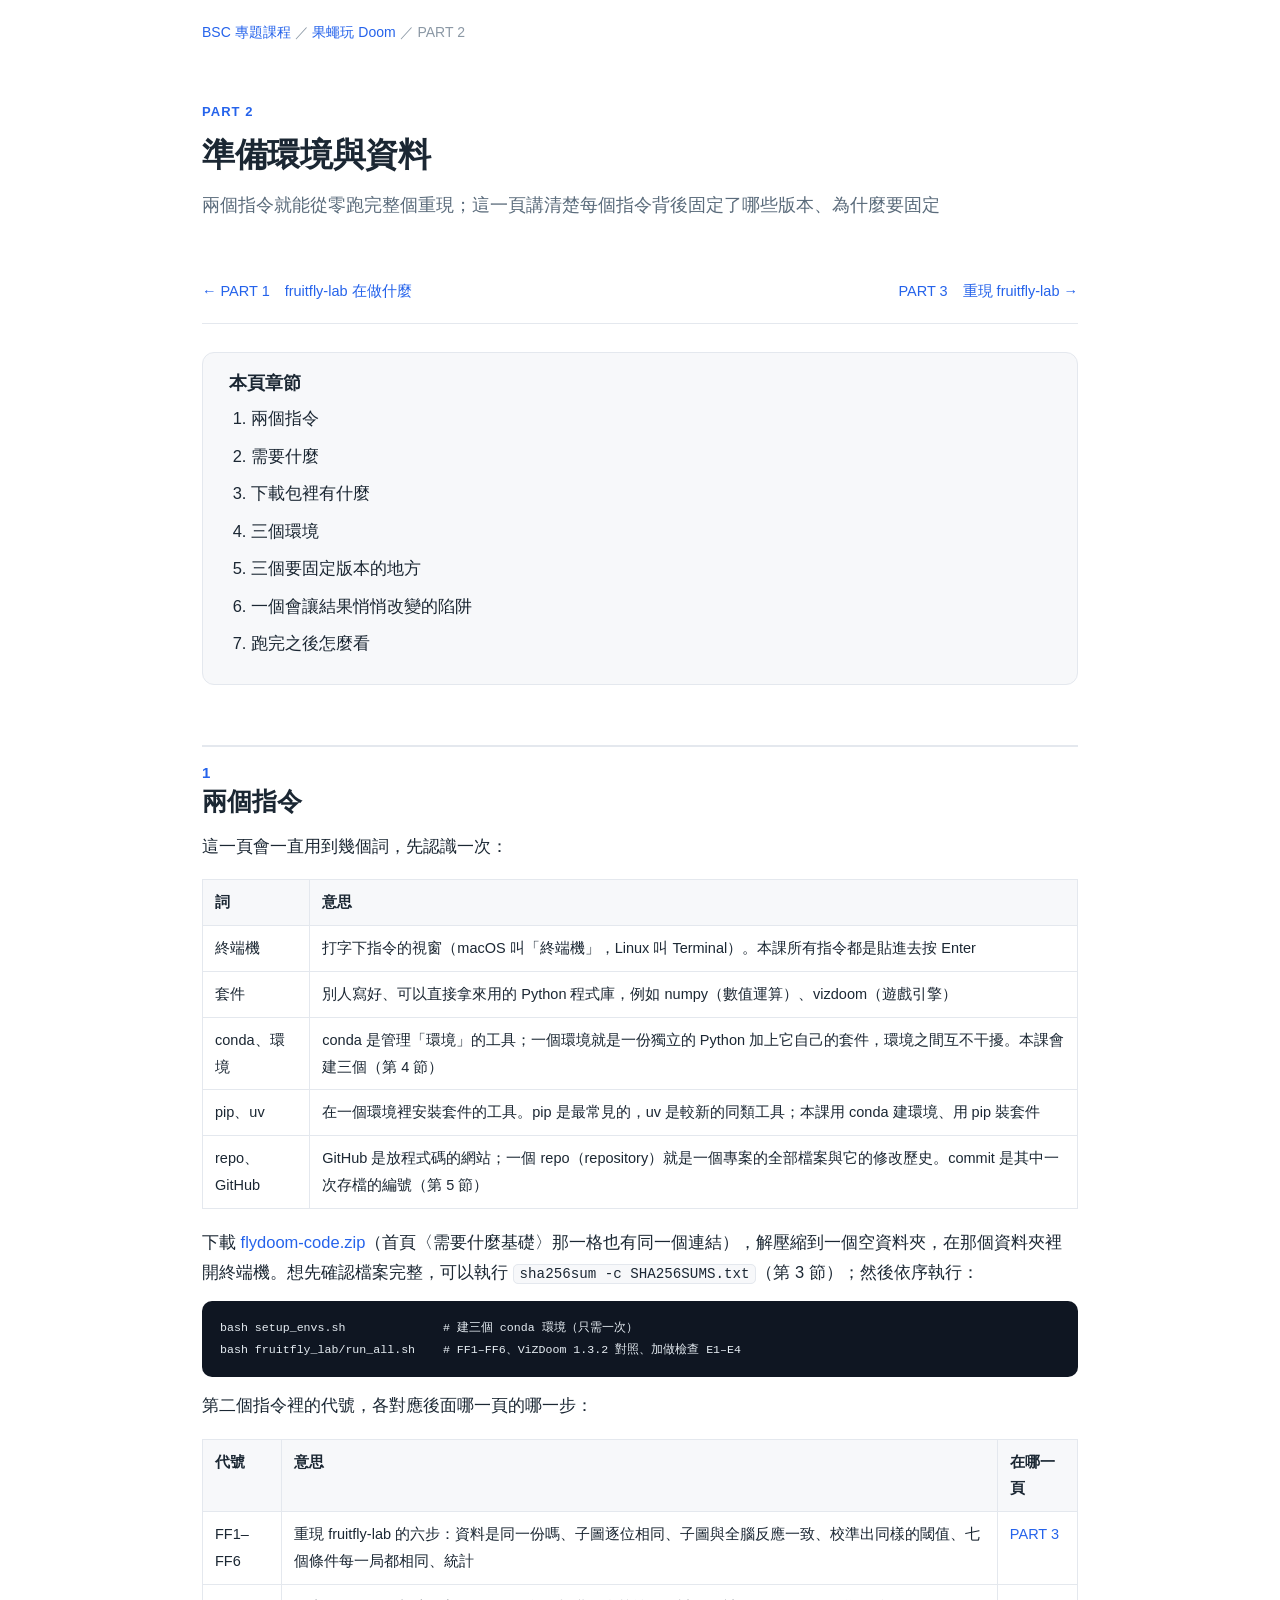
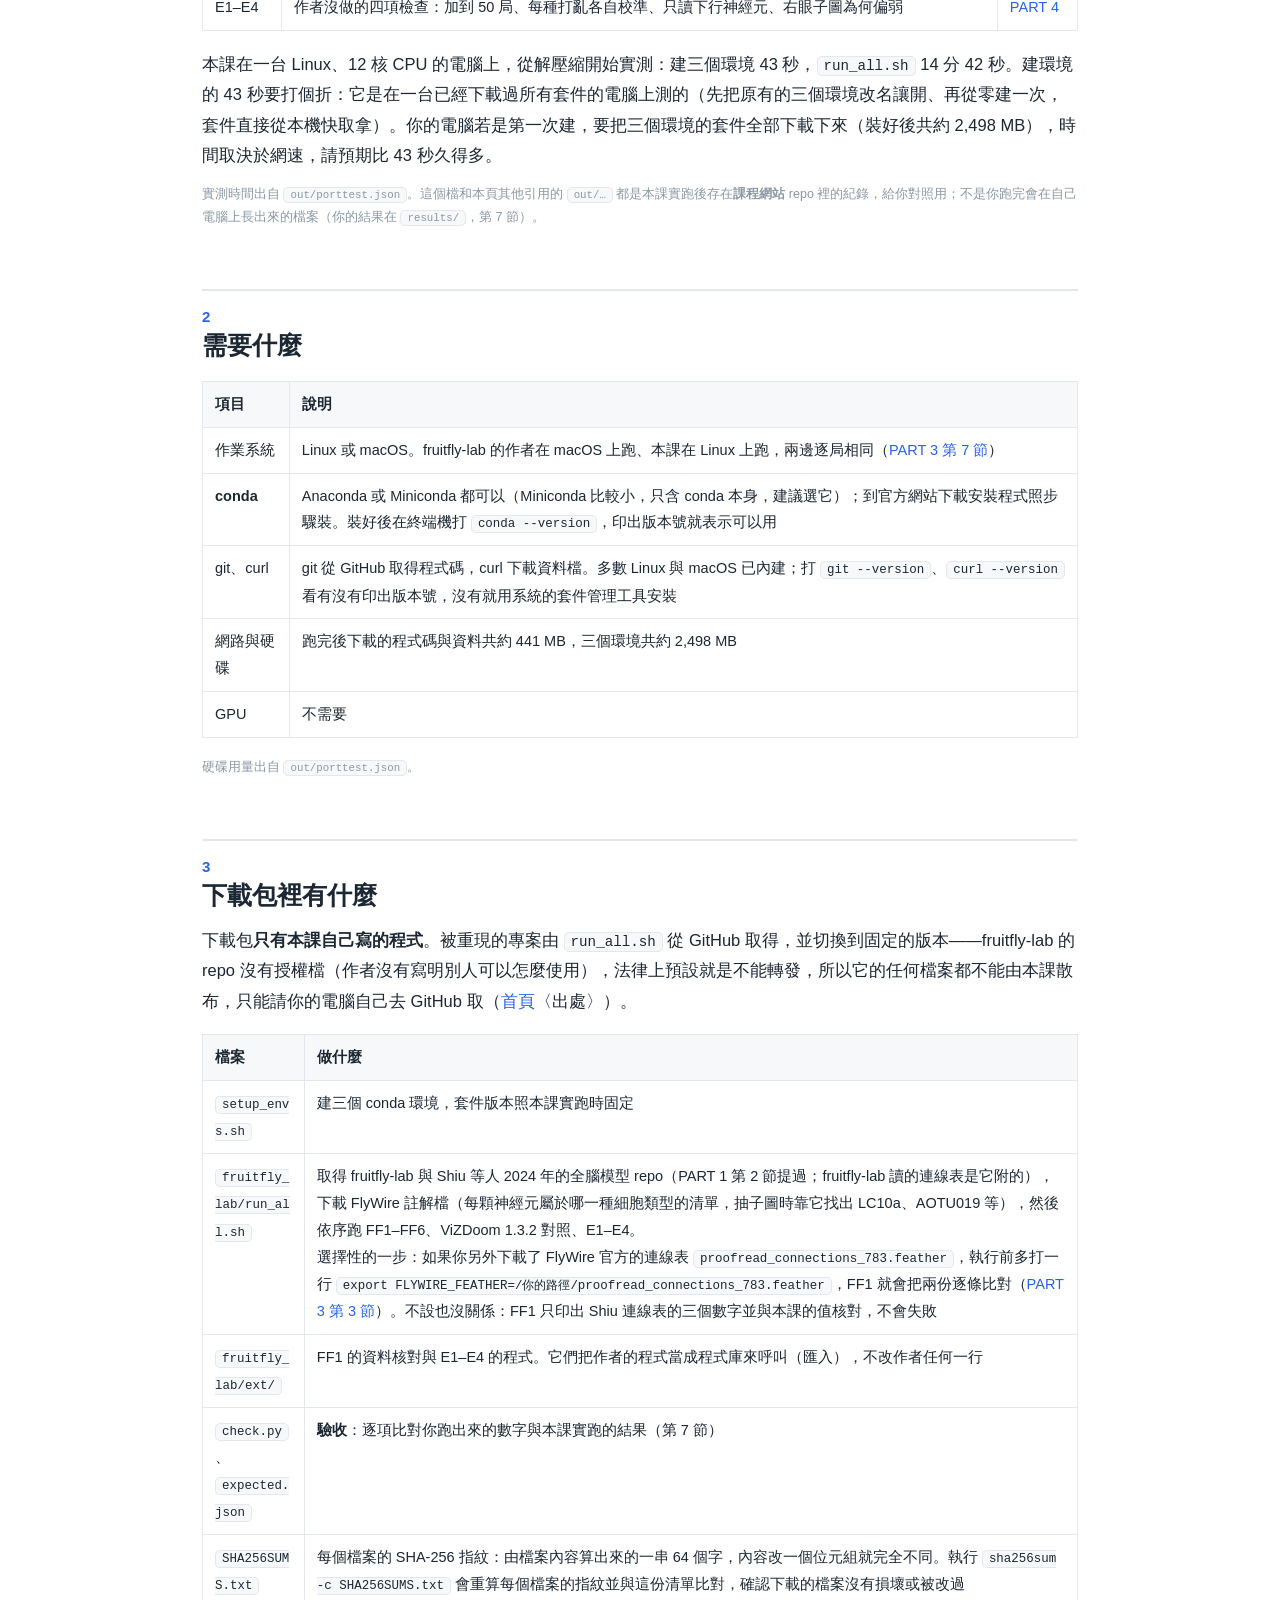
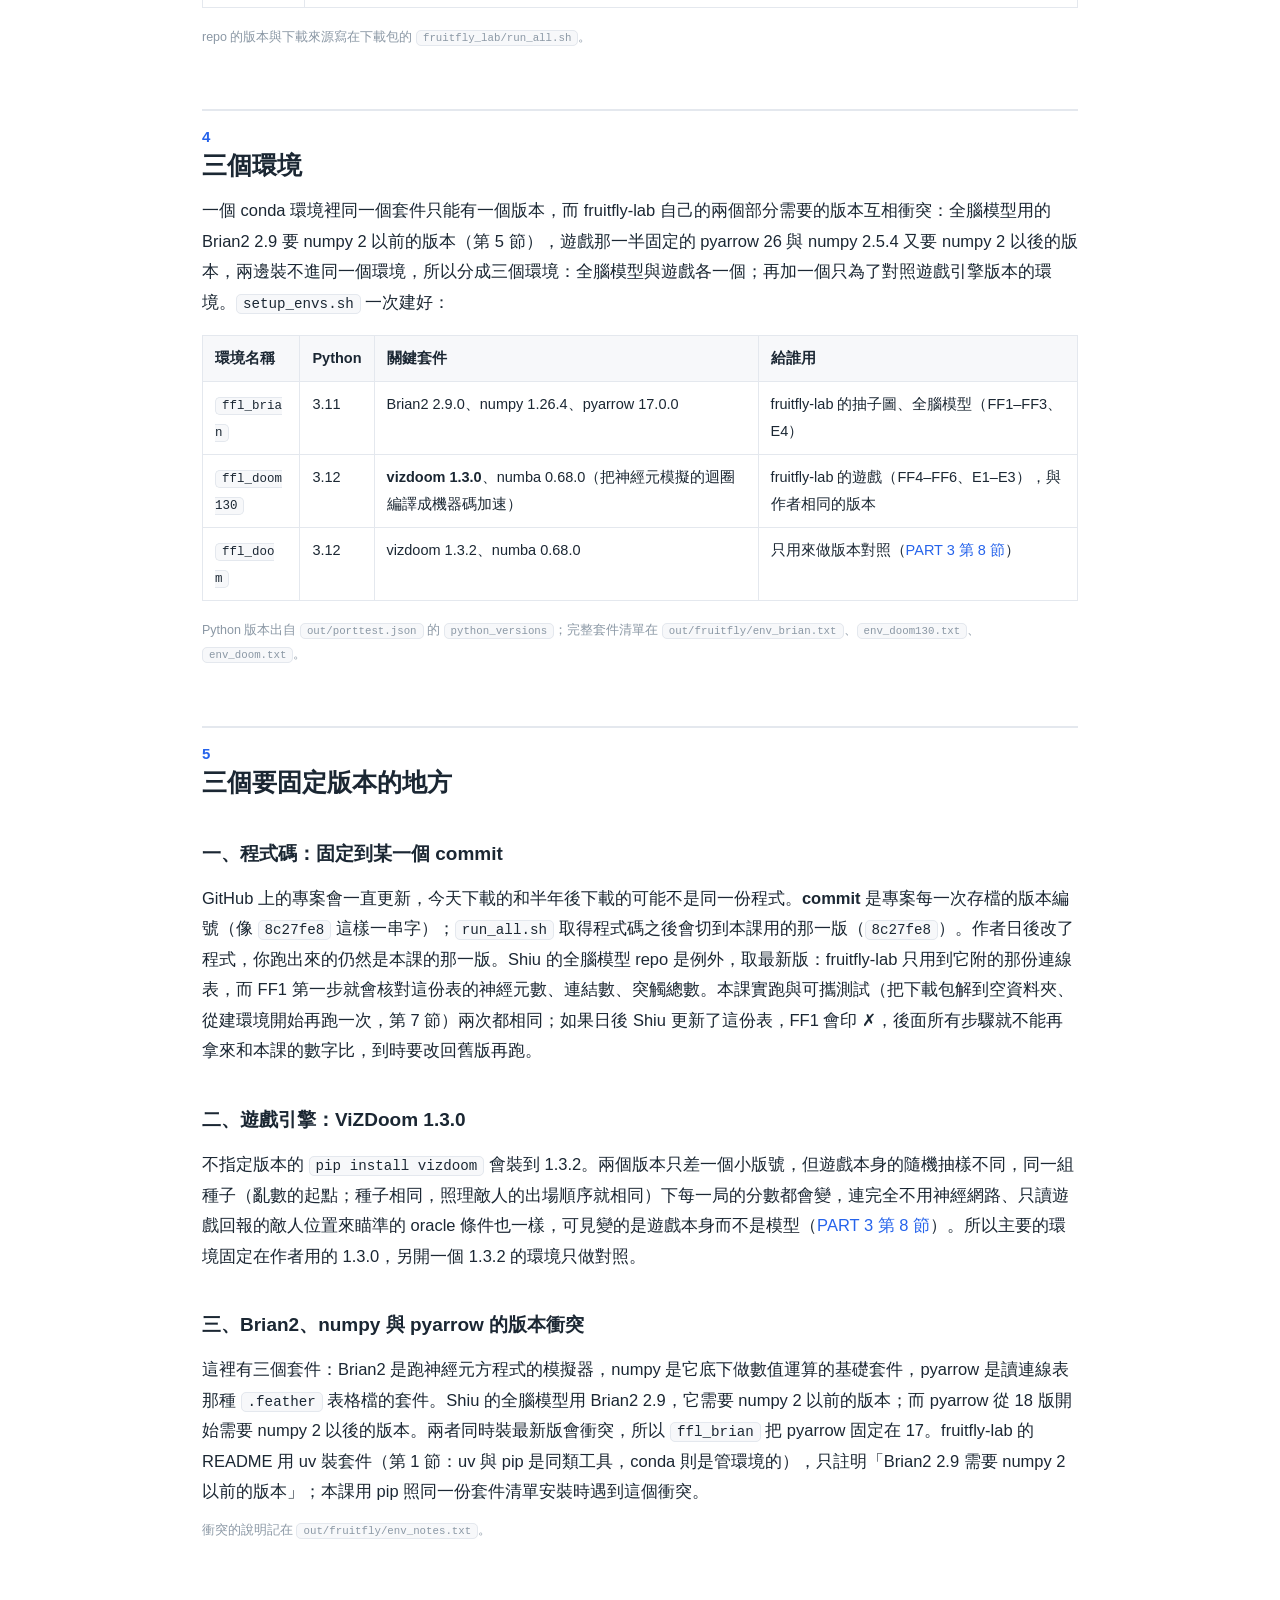
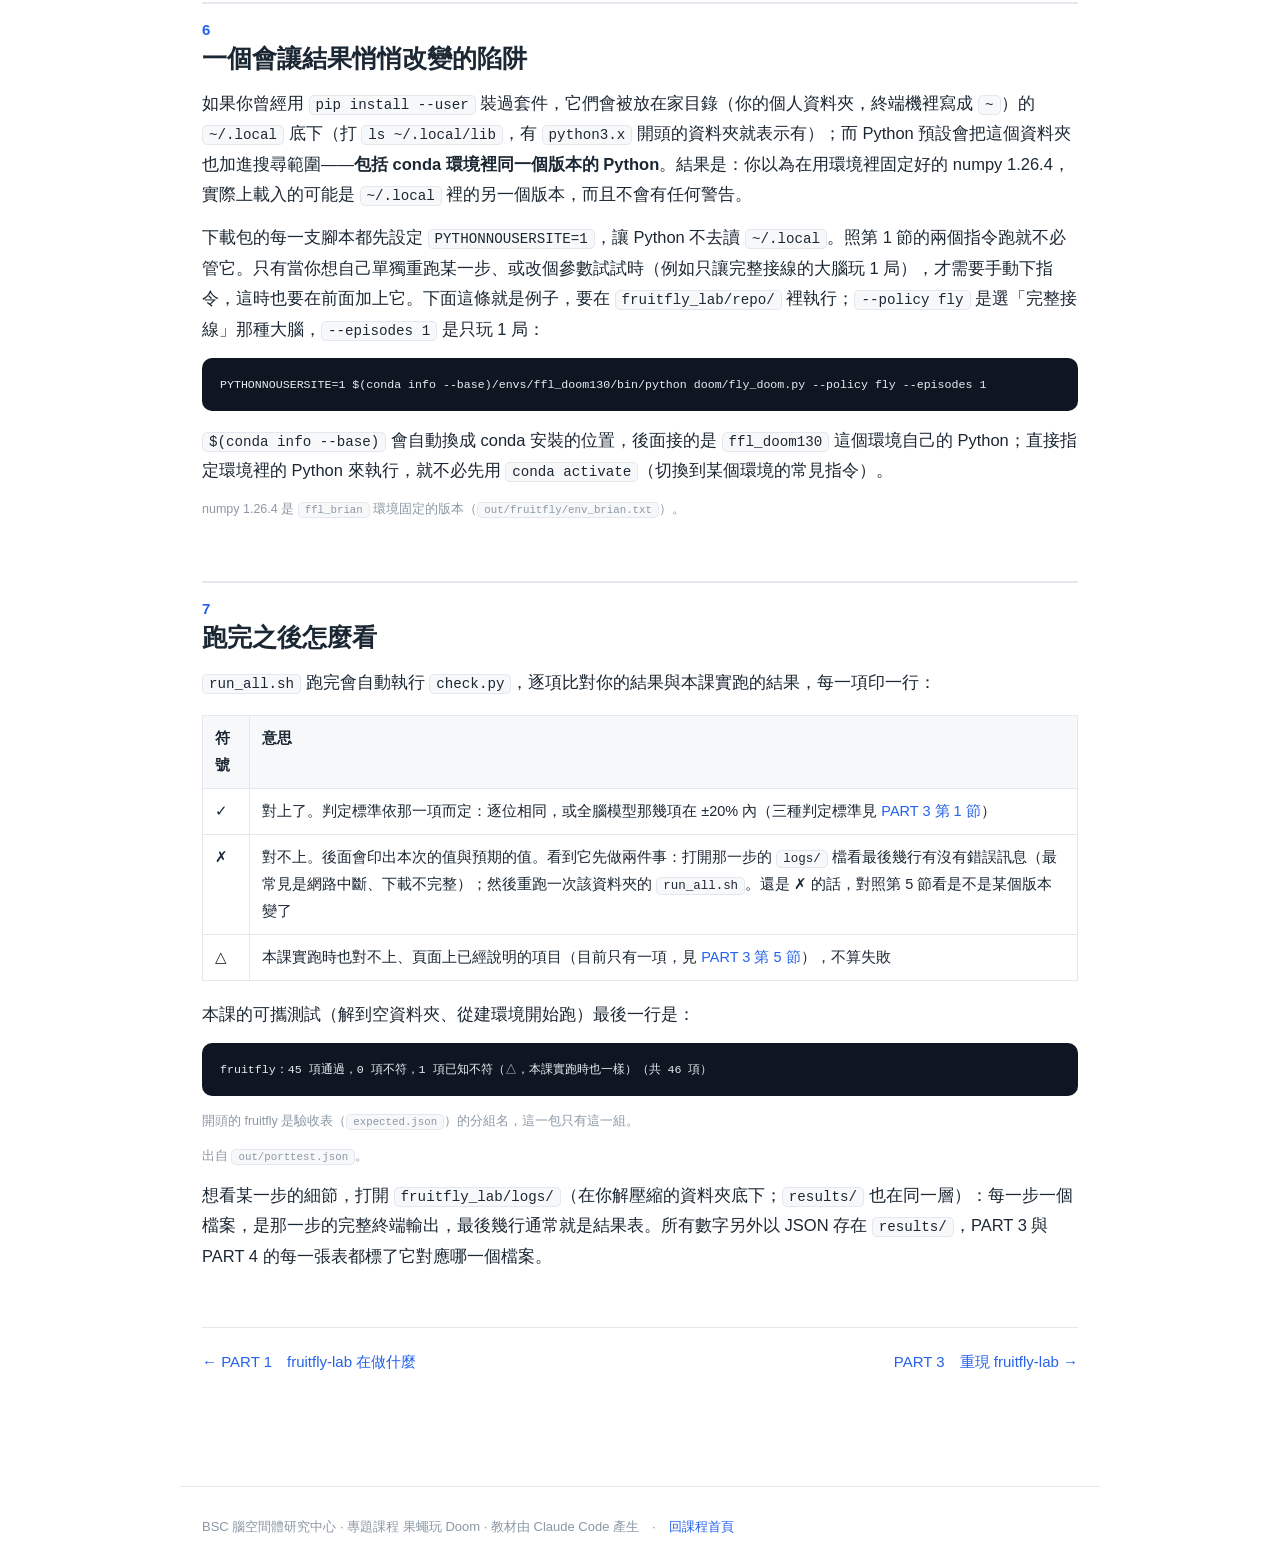
<file: part2-setup.html>
<!doctype html>
<html lang="zh-Hant">
<head>
<meta charset="utf-8">
<meta name="viewport" content="width=device-width, initial-scale=1">
<title>PART 2 準備環境與資料｜果蠅玩 Doom</title>
<link rel="stylesheet" href="assets/flysimu.css">
</head>
<body>
<div class="crumb"><a href="https://marginli.github.io/bsc-topics/">BSC 專題課程</a> ／ <a href="index.html">果蠅玩 Doom</a> ／ PART 2</div>
<header class="hero">
  <p class="eyebrow">PART 2</p>
  <h1>準備環境與資料</h1>
  <p class="subtitle">兩個指令就能從零跑完整個重現；這一頁講清楚每個指令背後固定了哪些版本、為什麼要固定</p>
</header>

<div class="wrap">

  <div class="pager top">
    <a href="part1-what.html">← PART 1　fruitfly-lab 在做什麼</a>
    <a href="part3-fruitfly.html">PART 3　重現 fruitfly-lab →</a>
  </div>

  <nav class="toc">
    <h2>本頁章節</h2>
    <ol>
      <li><a href="#s1">兩個指令</a></li>
      <li><a href="#s2">需要什麼</a></li>
      <li><a href="#s3">下載包裡有什麼</a></li>
      <li><a href="#s4">三個環境</a></li>
      <li><a href="#s5">三個要固定版本的地方</a></li>
      <li><a href="#s6">一個會讓結果悄悄改變的陷阱</a></li>
      <li><a href="#s7">跑完之後怎麼看</a></li>
    </ol>
  </nav>

  <!-- ══════════════════════════════════════════════════════ -->
  <h2 id="s1"><span class="pt">1</span>兩個指令</h2>

  <p>這一頁會一直用到幾個詞，先認識一次：</p>
  <div class="tblwrap">
  <table>
    <tr><th>詞</th><th>意思</th></tr>
    <tr><td>終端機</td><td>打字下指令的視窗（macOS 叫「終端機」，Linux 叫 Terminal）。本課所有指令都是貼進去按 Enter</td></tr>
    <tr><td>套件</td><td>別人寫好、可以直接拿來用的 Python 程式庫，例如 numpy（數值運算）、vizdoom（遊戲引擎）</td></tr>
    <tr><td>conda、環境</td><td>conda 是管理「環境」的工具；一個環境就是一份獨立的 Python 加上它自己的套件，環境之間互不干擾。本課會建三個（第 4 節）</td></tr>
    <tr><td>pip、uv</td><td>在一個環境裡安裝套件的工具。pip 是最常見的，uv 是較新的同類工具；本課用 conda 建環境、用 pip 裝套件</td></tr>
    <tr><td>repo、GitHub</td><td>GitHub 是放程式碼的網站；一個 repo（repository）就是一個專案的全部檔案與它的修改歷史。commit 是其中一次存檔的編號（第 5 節）</td></tr>
  </table>
  </div>

  <p>下載 <a href="downloads/flydoom-code.zip">flydoom-code.zip</a>（首頁〈需要什麼基礎〉那一格也有同一個連結），解壓縮到一個空資料夾，在那個資料夾裡開終端機。想先確認檔案完整，可以執行 <code>sha256sum -c SHA256SUMS.txt</code>（第 3 節）；然後依序執行：</p>

<pre><code>bash setup_envs.sh              # 建三個 conda 環境（只需一次）
bash fruitfly_lab/run_all.sh    # FF1–FF6、ViZDoom 1.3.2 對照、加做檢查 E1–E4</code></pre>

  <p>第二個指令裡的代號，各對應後面哪一頁的哪一步：</p>
  <div class="tblwrap">
  <table>
    <tr><th>代號</th><th>意思</th><th>在哪一頁</th></tr>
    <tr><td>FF1–FF6</td><td>重現 fruitfly-lab 的六步：資料是同一份嗎、子圖逐位相同、子圖與全腦反應一致、校準出同樣的閾值、七個條件每一局都相同、統計</td><td><a href="part3-fruitfly.html">PART 3</a></td></tr>
    <tr><td>E1–E4</td><td>作者沒做的四項檢查：加到 50 局、每種打亂各自校準、只讀下行神經元、右眼子圖為何偏弱</td><td><a href="part4-checks.html">PART 4</a></td></tr>
  </table>
  </div>

  <p>本課在一台 Linux、12 核 CPU 的電腦上，從解壓縮開始實測：建三個環境 43 秒，<code>run_all.sh</code> 14 分 42 秒。建環境的 43 秒要打個折：它是在一台已經下載過所有套件的電腦上測的（先把原有的三個環境改名讓開、再從零建一次，套件直接從本機快取拿）。你的電腦若是第一次建，要把三個環境的套件全部下載下來（裝好後共約 2,498 MB），時間取決於網速，請預期比 43 秒久得多。</p>
  <p class="figsrc">實測時間出自 <code>out/porttest.json</code>。這個檔和本頁其他引用的 <code>out/…</code> 都是本課實跑後存在<b>課程網站</b> repo 裡的紀錄，給你對照用；不是你跑完會在自己電腦上長出來的檔案（你的結果在 <code>results/</code>，第 7 節）。</p>

  <!-- ══════════════════════════════════════════════════════ -->
  <h2 id="s2"><span class="pt">2</span>需要什麼</h2>

  <div class="tblwrap">
  <table>
    <tr><th>項目</th><th>說明</th></tr>
    <tr><td>作業系統</td><td>Linux 或 macOS。fruitfly-lab 的作者在 macOS 上跑、本課在 Linux 上跑，兩邊逐局相同（<a href="part3-fruitfly.html#s7">PART 3 第 7 節</a>）</td></tr>
    <tr><td><b>conda</b></td><td>Anaconda 或 Miniconda 都可以（Miniconda 比較小，只含 conda 本身，建議選它）；到官方網站下載安裝程式照步驟裝。裝好後在終端機打 <code>conda --version</code>，印出版本號就表示可以用</td></tr>
    <tr><td>git、curl</td><td>git 從 GitHub 取得程式碼，curl 下載資料檔。多數 Linux 與 macOS 已內建；打 <code>git --version</code>、<code>curl --version</code> 看有沒有印出版本號，沒有就用系統的套件管理工具安裝</td></tr>
    <tr><td>網路與硬碟</td><td>跑完後下載的程式碼與資料共約 441 MB，三個環境共約 2,498 MB</td></tr>
    <tr><td>GPU</td><td>不需要</td></tr>
  </table>
  </div>
  <p class="figsrc">硬碟用量出自 <code>out/porttest.json</code>。</p>

  <!-- ══════════════════════════════════════════════════════ -->
  <h2 id="s3"><span class="pt">3</span>下載包裡有什麼</h2>

  <p>下載包<b>只有本課自己寫的程式</b>。被重現的專案由 <code>run_all.sh</code> 從 GitHub 取得，並切換到固定的版本——fruitfly-lab 的 repo 沒有授權檔（作者沒有寫明別人可以怎麼使用），法律上預設就是不能轉發，所以它的任何檔案都不能由本課散布，只能請你的電腦自己去 GitHub 取（<a href="index.html">首頁</a>〈出處〉）。</p>

  <div class="tblwrap">
  <table>
    <tr><th>檔案</th><th>做什麼</th></tr>
    <tr><td><code>setup_envs.sh</code></td><td>建三個 conda 環境，套件版本照本課實跑時固定</td></tr>
    <tr><td><code>fruitfly_lab/run_all.sh</code></td><td>取得 fruitfly-lab 與 Shiu 等人 2024 年的全腦模型 repo（PART 1 第 2 節提過；fruitfly-lab 讀的連線表是它附的），下載 FlyWire 註解檔（每顆神經元屬於哪一種細胞類型的清單，抽子圖時靠它找出 LC10a、AOTU019 等），然後依序跑 FF1–FF6、ViZDoom 1.3.2 對照、E1–E4。<br>選擇性的一步：如果你另外下載了 FlyWire 官方的連線表 <code>proofread_connections_783.feather</code>，執行前多打一行 <code>export FLYWIRE_FEATHER=/你的路徑/proofread_connections_783.feather</code>，FF1 就會把兩份逐條比對（<a href="part3-fruitfly.html#s3">PART 3 第 3 節</a>）。不設也沒關係：FF1 只印出 Shiu 連線表的三個數字並與本課的值核對，不會失敗</td></tr>
    <tr><td><code>fruitfly_lab/ext/</code></td><td>FF1 的資料核對與 E1–E4 的程式。它們把作者的程式當成程式庫來呼叫（匯入），不改作者任何一行</td></tr>
    <tr><td><code>check.py</code>、<code>expected.json</code></td><td><b>驗收</b>：逐項比對你跑出來的數字與本課實跑的結果（第 7 節）</td></tr>
    <tr><td><code>SHA256SUMS.txt</code></td><td>每個檔案的 SHA-256 指紋：由檔案內容算出來的一串 64 個字，內容改一個位元組就完全不同。執行 <code>sha256sum -c SHA256SUMS.txt</code> 會重算每個檔案的指紋並與這份清單比對，確認下載的檔案沒有損壞或被改過</td></tr>
  </table>
  </div>

  <p class="figsrc">repo 的版本與下載來源寫在下載包的 <code>fruitfly_lab/run_all.sh</code>。</p>

  <!-- ══════════════════════════════════════════════════════ -->
  <h2 id="s4"><span class="pt">4</span>三個環境</h2>

  <p>一個 conda 環境裡同一個套件只能有一個版本，而 fruitfly-lab 自己的兩個部分需要的版本互相衝突：全腦模型用的 Brian2 2.9 要 numpy 2 以前的版本（第 5 節），遊戲那一半固定的 pyarrow 26 與 numpy 2.5.4 又要 numpy 2 以後的版本，兩邊裝不進同一個環境，所以分成三個環境：全腦模型與遊戲各一個；再加一個只為了對照遊戲引擎版本的環境。<code>setup_envs.sh</code> 一次建好：</p>

  <div class="tblwrap">
  <table>
    <tr><th>環境名稱</th><th>Python</th><th>關鍵套件</th><th>給誰用</th></tr>
    <tr><td><code>ffl_brian</code></td><td>3.11</td><td>Brian2 2.9.0、numpy 1.26.4、pyarrow 17.0.0</td><td>fruitfly-lab 的抽子圖、全腦模型（FF1–FF3、E4）</td></tr>
    <tr><td><code>ffl_doom130</code></td><td>3.12</td><td><b>vizdoom 1.3.0</b>、numba 0.68.0（把神經元模擬的迴圈編譯成機器碼加速）</td><td>fruitfly-lab 的遊戲（FF4–FF6、E1–E3），與作者相同的版本</td></tr>
    <tr><td><code>ffl_doom</code></td><td>3.12</td><td>vizdoom 1.3.2、numba 0.68.0</td><td>只用來做版本對照（<a href="part3-fruitfly.html#s8">PART 3 第 8 節</a>）</td></tr>
  </table>
  </div>
  <p class="figsrc">Python 版本出自 <code>out/porttest.json</code> 的 <code>python_versions</code>；完整套件清單在 <code>out/fruitfly/env_brian.txt</code>、<code>env_doom130.txt</code>、<code>env_doom.txt</code>。</p>

  <!-- ══════════════════════════════════════════════════════ -->
  <h2 id="s5"><span class="pt">5</span>三個要固定版本的地方</h2>

  <h3>一、程式碼：固定到某一個 commit</h3>
  <p>GitHub 上的專案會一直更新，今天下載的和半年後下載的可能不是同一份程式。<b>commit</b> 是專案每一次存檔的版本編號（像 <code>8c27fe8</code> 這樣一串字）；<code>run_all.sh</code> 取得程式碼之後會切到本課用的那一版（<code>8c27fe8</code>）。作者日後改了程式，你跑出來的仍然是本課的那一版。Shiu 的全腦模型 repo 是例外，取最新版：fruitfly-lab 只用到它附的那份連線表，而 FF1 第一步就會核對這份表的神經元數、連結數、突觸總數。本課實跑與可攜測試（把下載包解到空資料夾、從建環境開始再跑一次，第 7 節）兩次都相同；如果日後 Shiu 更新了這份表，FF1 會印 ✗，後面所有步驟就不能再拿來和本課的數字比，到時要改回舊版再跑。</p>

  <h3>二、遊戲引擎：ViZDoom 1.3.0</h3>
  <p>不指定版本的 <code>pip install vizdoom</code> 會裝到 1.3.2。兩個版本只差一個小版號，但遊戲本身的隨機抽樣不同，同一組種子（亂數的起點；種子相同，照理敵人的出場順序就相同）下每一局的分數都會變，連完全不用神經網路、只讀遊戲回報的敵人位置來瞄準的 oracle 條件也一樣，可見變的是遊戲本身而不是模型（<a href="part3-fruitfly.html#s8">PART 3 第 8 節</a>）。所以主要的環境固定在作者用的 1.3.0，另開一個 1.3.2 的環境只做對照。</p>

  <h3>三、Brian2、numpy 與 pyarrow 的版本衝突</h3>
  <p>這裡有三個套件：Brian2 是跑神經元方程式的模擬器，numpy 是它底下做數值運算的基礎套件，pyarrow 是讀連線表那種 <code>.feather</code> 表格檔的套件。Shiu 的全腦模型用 Brian2 2.9，它需要 numpy 2 以前的版本；而 pyarrow 從 18 版開始需要 numpy 2 以後的版本。兩者同時裝最新版會衝突，所以 <code>ffl_brian</code> 把 pyarrow 固定在 17。fruitfly-lab 的 README 用 uv 裝套件（第 1 節：uv 與 pip 是同類工具，conda 則是管環境的），只註明「Brian2 2.9 需要 numpy 2 以前的版本」；本課用 pip 照同一份套件清單安裝時遇到這個衝突。</p>
  <p class="figsrc">衝突的說明記在 <code>out/fruitfly/env_notes.txt</code>。</p>

  <!-- ══════════════════════════════════════════════════════ -->
  <h2 id="s6"><span class="pt">6</span>一個會讓結果悄悄改變的陷阱</h2>

  <p>如果你曾經用 <code>pip install --user</code> 裝過套件，它們會被放在家目錄（你的個人資料夾，終端機裡寫成 <code>~</code>）的 <code>~/.local</code> 底下（打 <code>ls ~/.local/lib</code>，有 <code>python3.x</code> 開頭的資料夾就表示有）；而 Python 預設會把這個資料夾也加進搜尋範圍——<b>包括 conda 環境裡同一個版本的 Python</b>。結果是：你以為在用環境裡固定好的 numpy 1.26.4，實際上載入的可能是 <code>~/.local</code> 裡的另一個版本，而且不會有任何警告。</p>
  <p>下載包的每一支腳本都先設定 <code>PYTHONNOUSERSITE=1</code>，讓 Python 不去讀 <code>~/.local</code>。照第 1 節的兩個指令跑就不必管它。只有當你想自己單獨重跑某一步、或改個參數試試時（例如只讓完整接線的大腦玩 1 局），才需要手動下指令，這時也要在前面加上它。下面這條就是例子，要在 <code>fruitfly_lab/repo/</code> 裡執行；<code>--policy fly</code> 是選「完整接線」那種大腦，<code>--episodes 1</code> 是只玩 1 局：</p>

<pre><code>PYTHONNOUSERSITE=1 $(conda info --base)/envs/ffl_doom130/bin/python doom/fly_doom.py --policy fly --episodes 1</code></pre>
  <p><code>$(conda info --base)</code> 會自動換成 conda 安裝的位置，後面接的是 <code>ffl_doom130</code> 這個環境自己的 Python；直接指定環境裡的 Python 來執行，就不必先用 <code>conda activate</code>（切換到某個環境的常見指令）。</p>

  <p class="figsrc">numpy 1.26.4 是 <code>ffl_brian</code> 環境固定的版本（<code>out/fruitfly/env_brian.txt</code>）。</p>

  <!-- ══════════════════════════════════════════════════════ -->
  <h2 id="s7"><span class="pt">7</span>跑完之後怎麼看</h2>

  <p><code>run_all.sh</code> 跑完會自動執行 <code>check.py</code>，逐項比對你的結果與本課實跑的結果，每一項印一行：</p>

  <div class="tblwrap">
  <table>
    <tr><th>符號</th><th>意思</th></tr>
    <tr><td>✓</td><td>對上了。判定標準依那一項而定：逐位相同，或全腦模型那幾項在 ±20% 內（三種判定標準見 <a href="part3-fruitfly.html#s1">PART 3 第 1 節</a>）</td></tr>
    <tr><td>✗</td><td>對不上。後面會印出本次的值與預期的值。看到它先做兩件事：打開那一步的 <code>logs/</code> 檔看最後幾行有沒有錯誤訊息（最常見是網路中斷、下載不完整）；然後重跑一次該資料夾的 <code>run_all.sh</code>。還是 ✗ 的話，對照第 5 節看是不是某個版本變了</td></tr>
    <tr><td>△</td><td>本課實跑時也對不上、頁面上已經說明的項目（目前只有一項，見 <a href="part3-fruitfly.html#s5">PART 3 第 5 節</a>），不算失敗</td></tr>
  </table>
  </div>

  <p>本課的可攜測試（解到空資料夾、從建環境開始跑）最後一行是：</p>
<pre><code>fruitfly：45 項通過，0 項不符，1 項已知不符（△，本課實跑時也一樣）（共 46 項）</code></pre>
  <p class="figsrc">開頭的 fruitfly 是驗收表（<code>expected.json</code>）的分組名，這一包只有這一組。</p>
  <p class="figsrc">出自 <code>out/porttest.json</code>。</p>

  <p>想看某一步的細節，打開 <code>fruitfly_lab/logs/</code>（在你解壓縮的資料夾底下；<code>results/</code> 也在同一層）：每一步一個檔案，是那一步的完整終端輸出，最後幾行通常就是結果表。所有數字另外以 JSON 存在 <code>results/</code>，PART 3 與 PART 4 的每一張表都標了它對應哪一個檔案。</p>

  <div class="pager">
    <a href="part1-what.html">← PART 1　fruitfly-lab 在做什麼</a>
    <a href="part3-fruitfly.html">PART 3　重現 fruitfly-lab →</a>
  </div>

</div>
<div class="foot">BSC 腦空間體研究中心 · 專題課程 果蠅玩 Doom · 教材由 Claude Code 產生　·　<a href="index.html">回課程首頁</a></div>
</body>
</html>
</file>
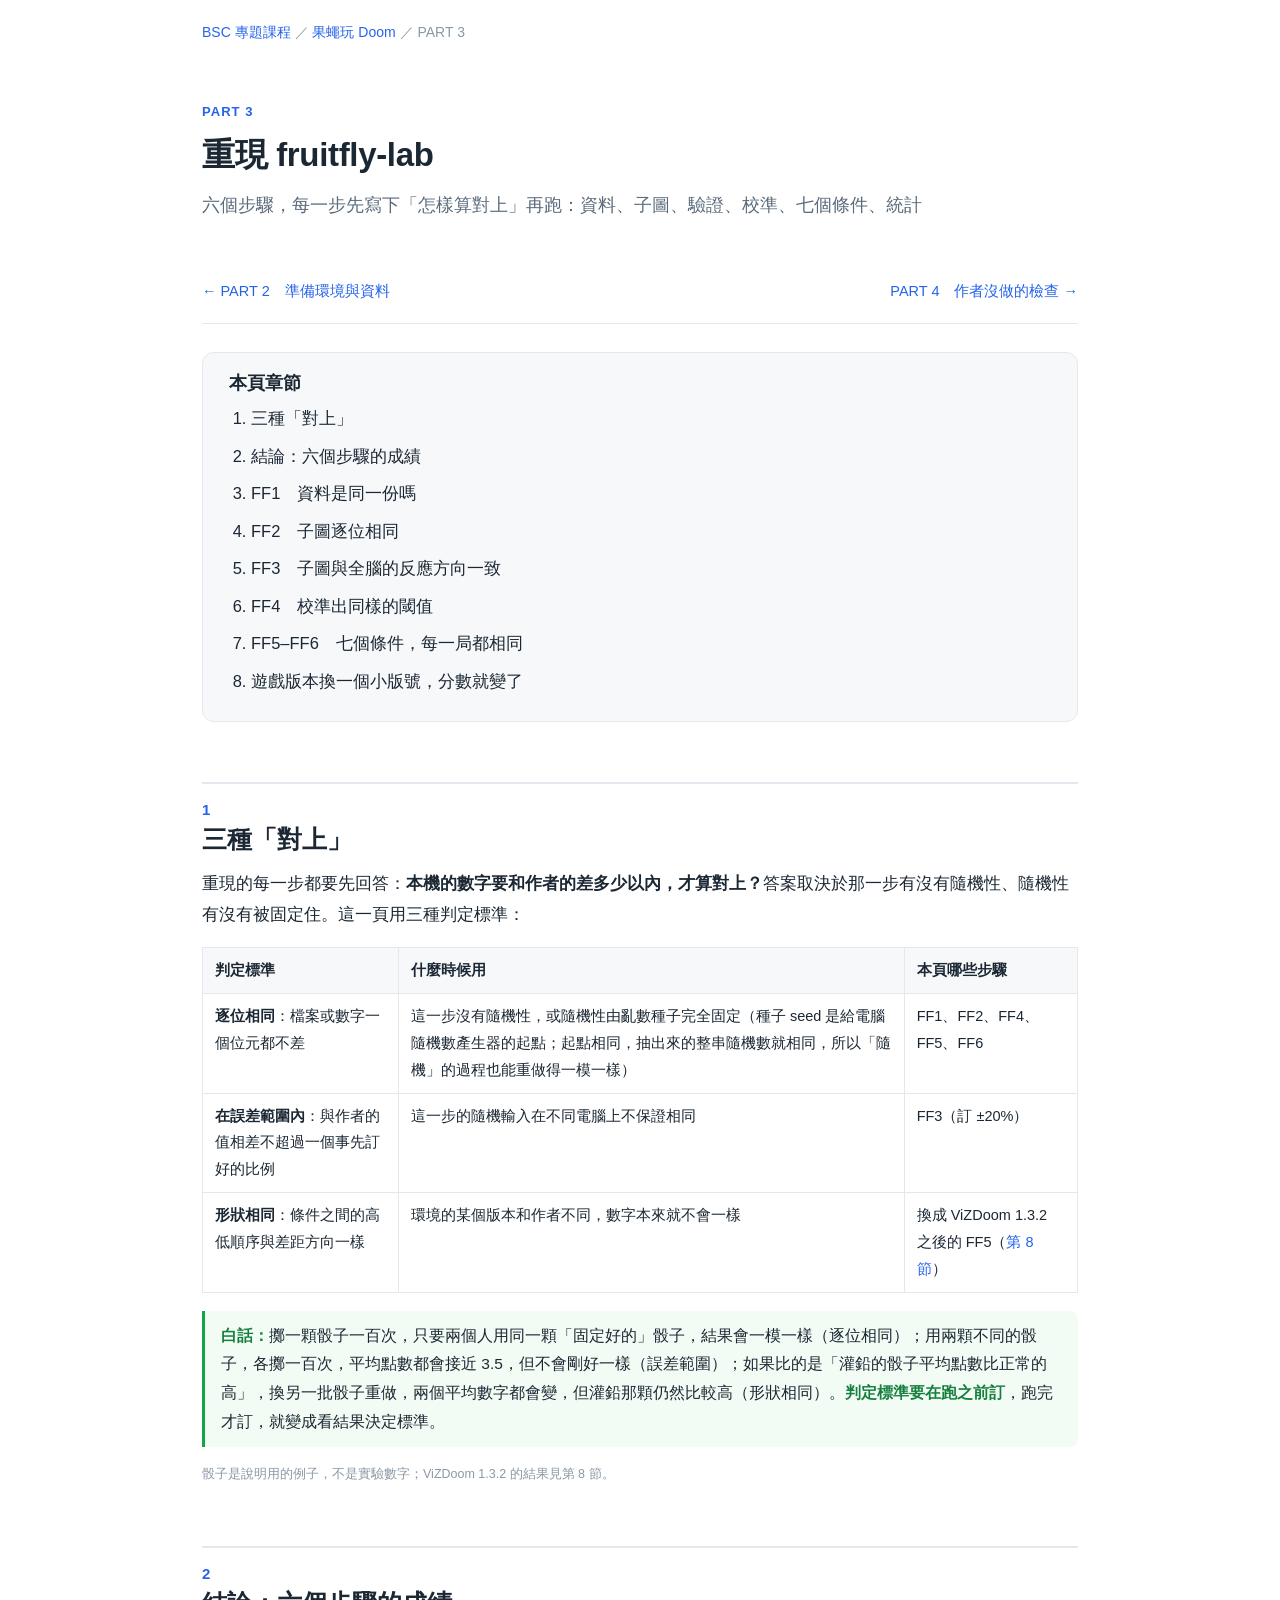
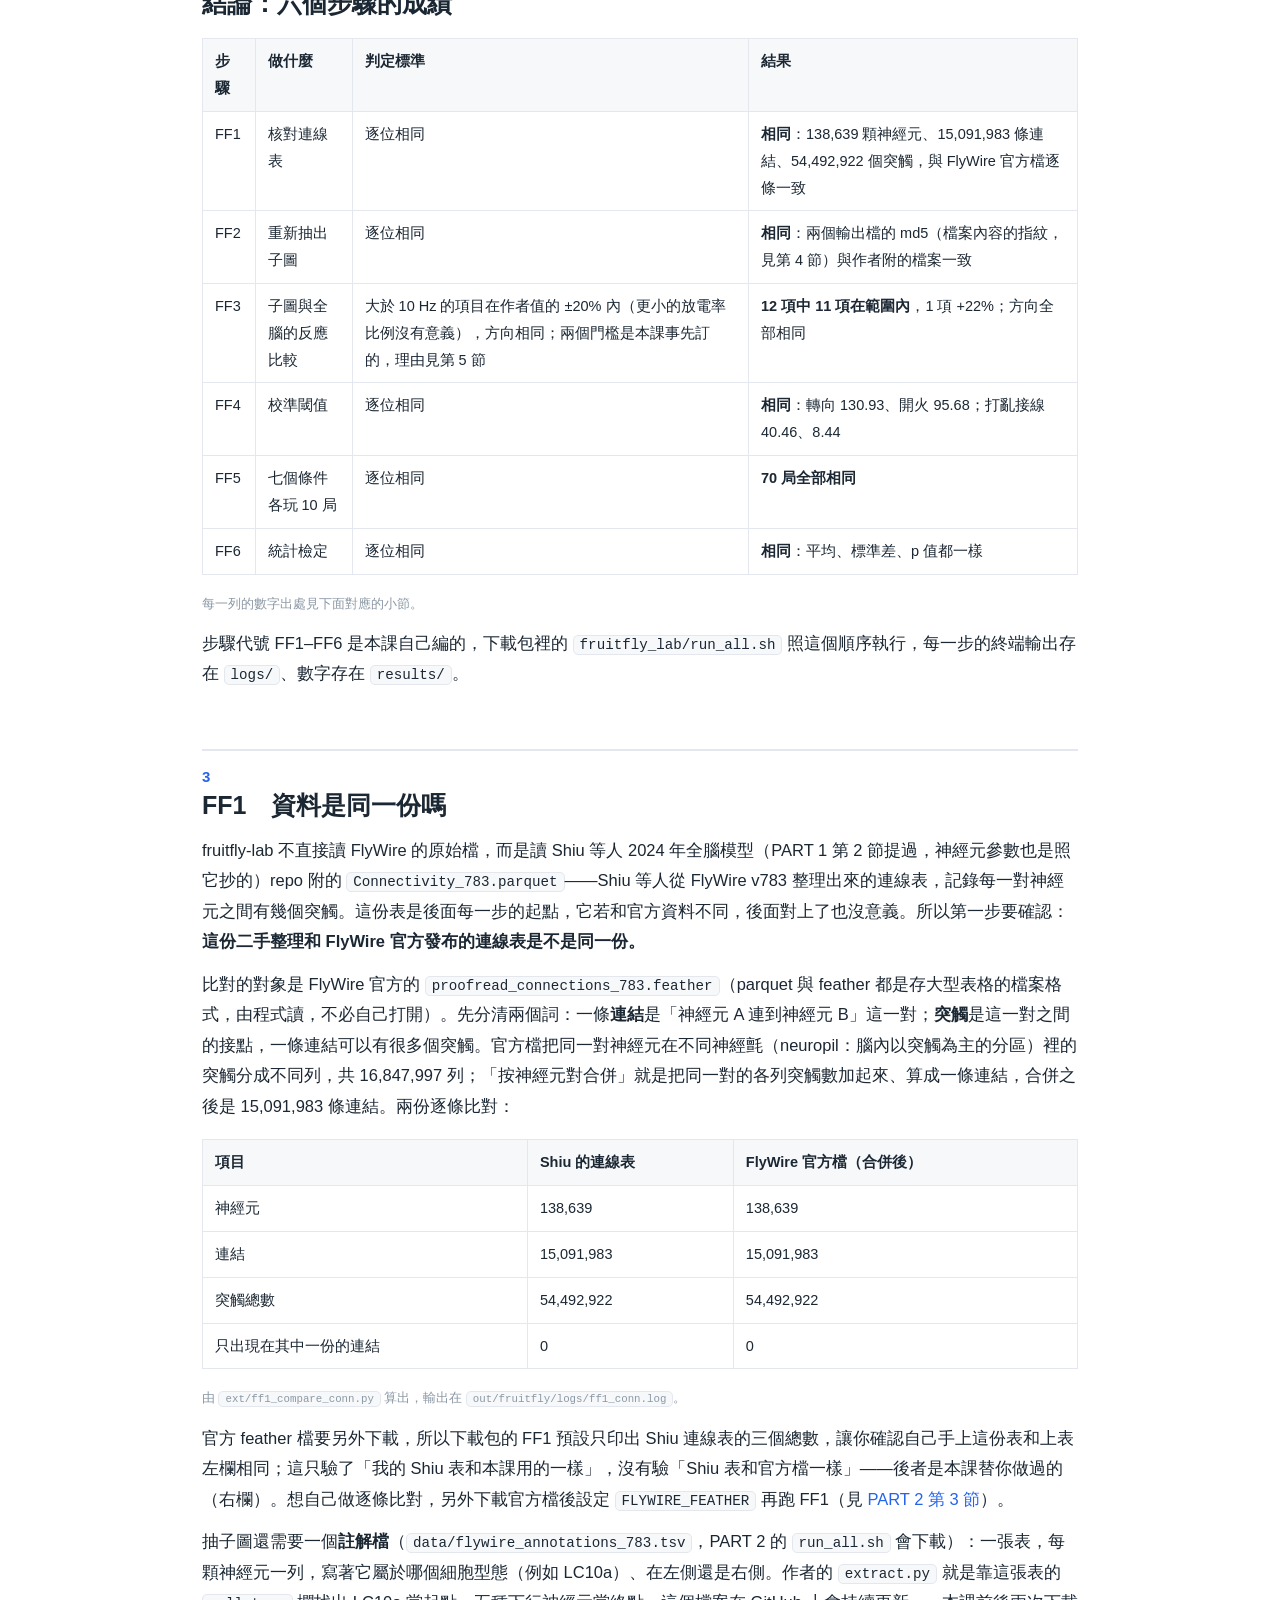
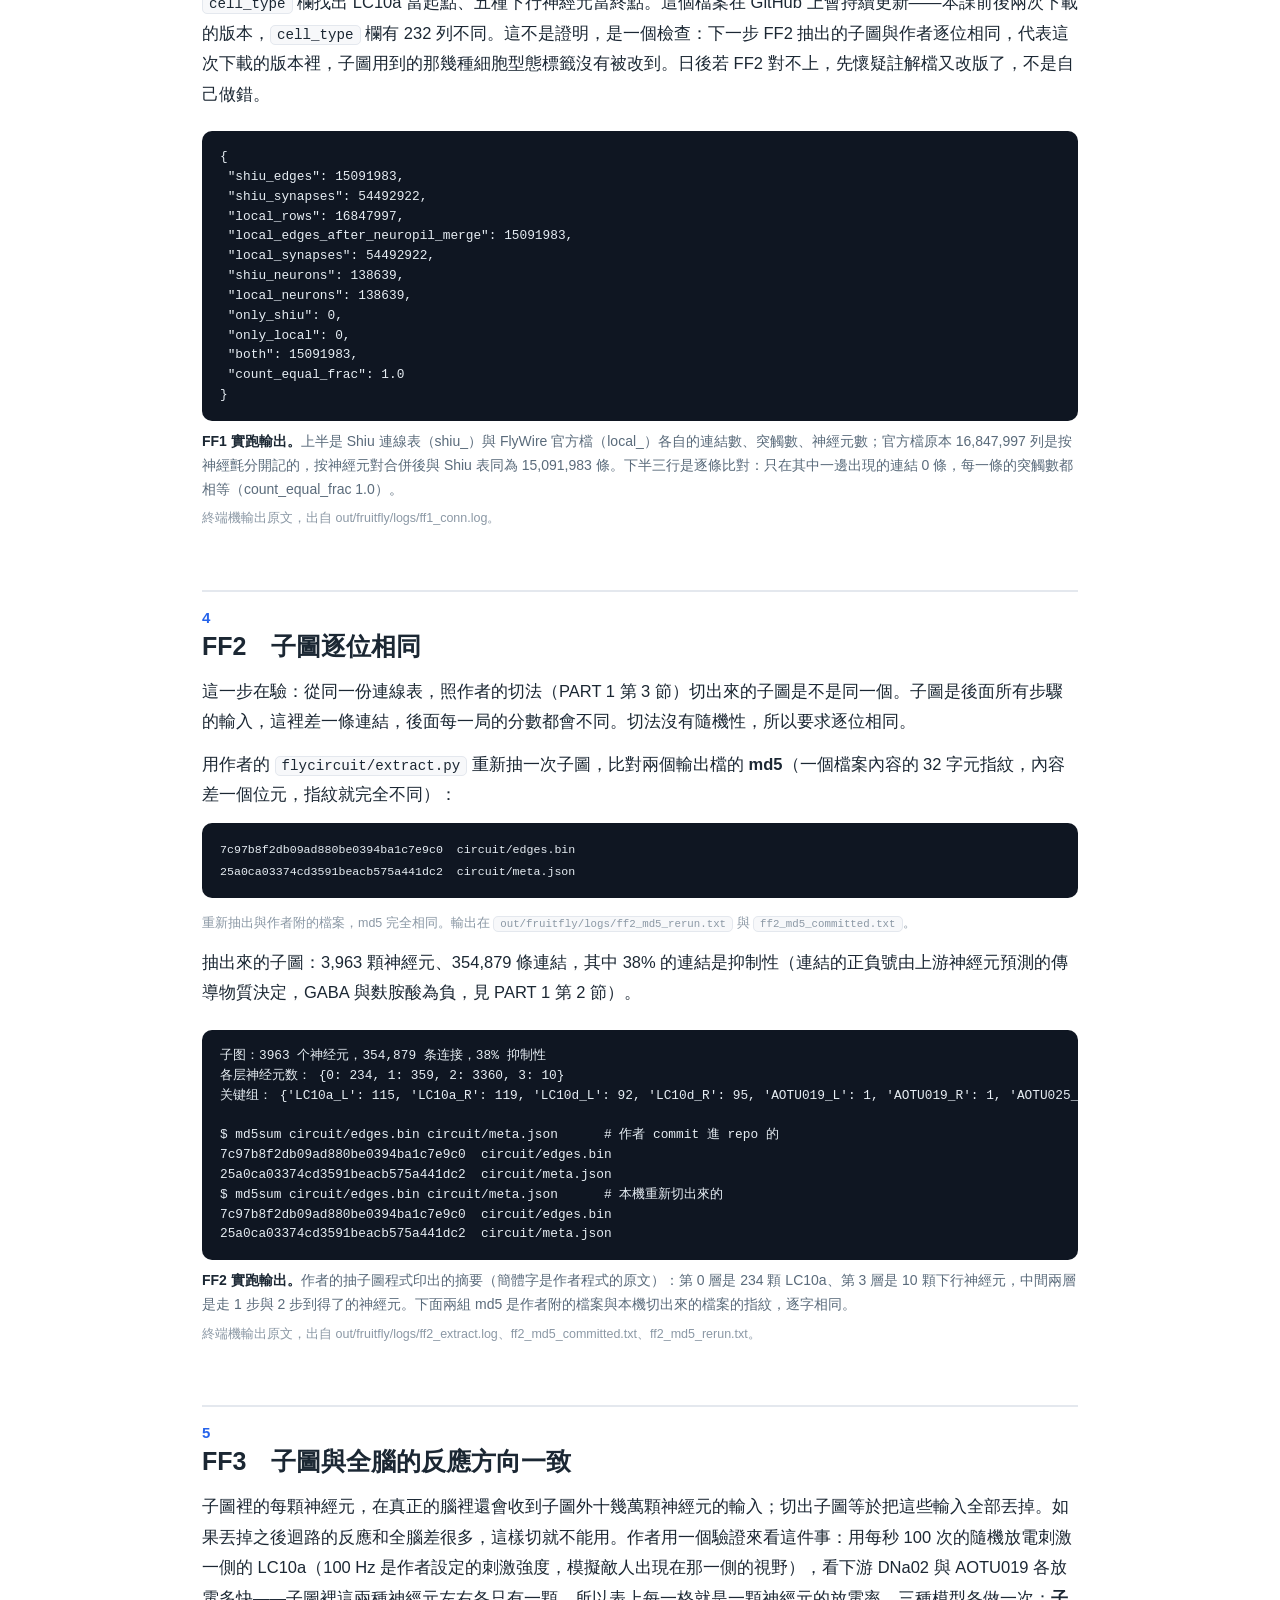
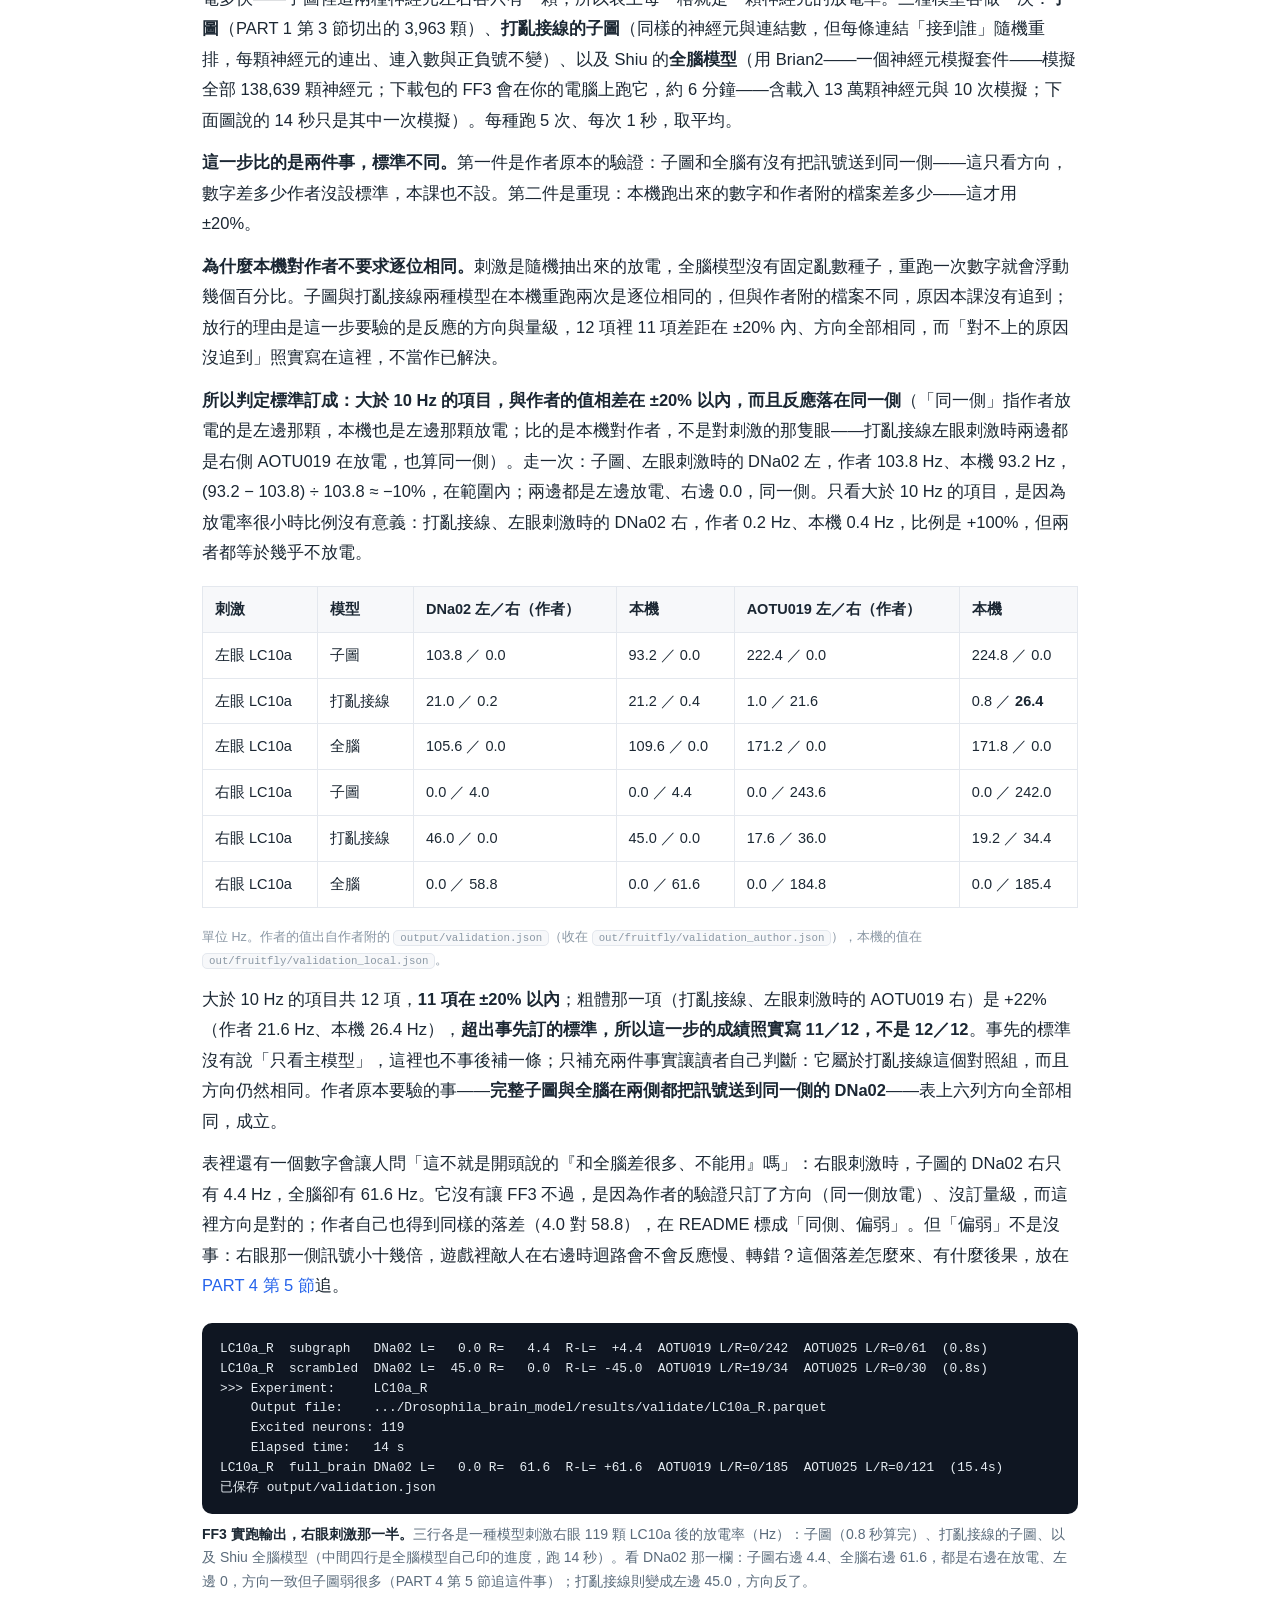
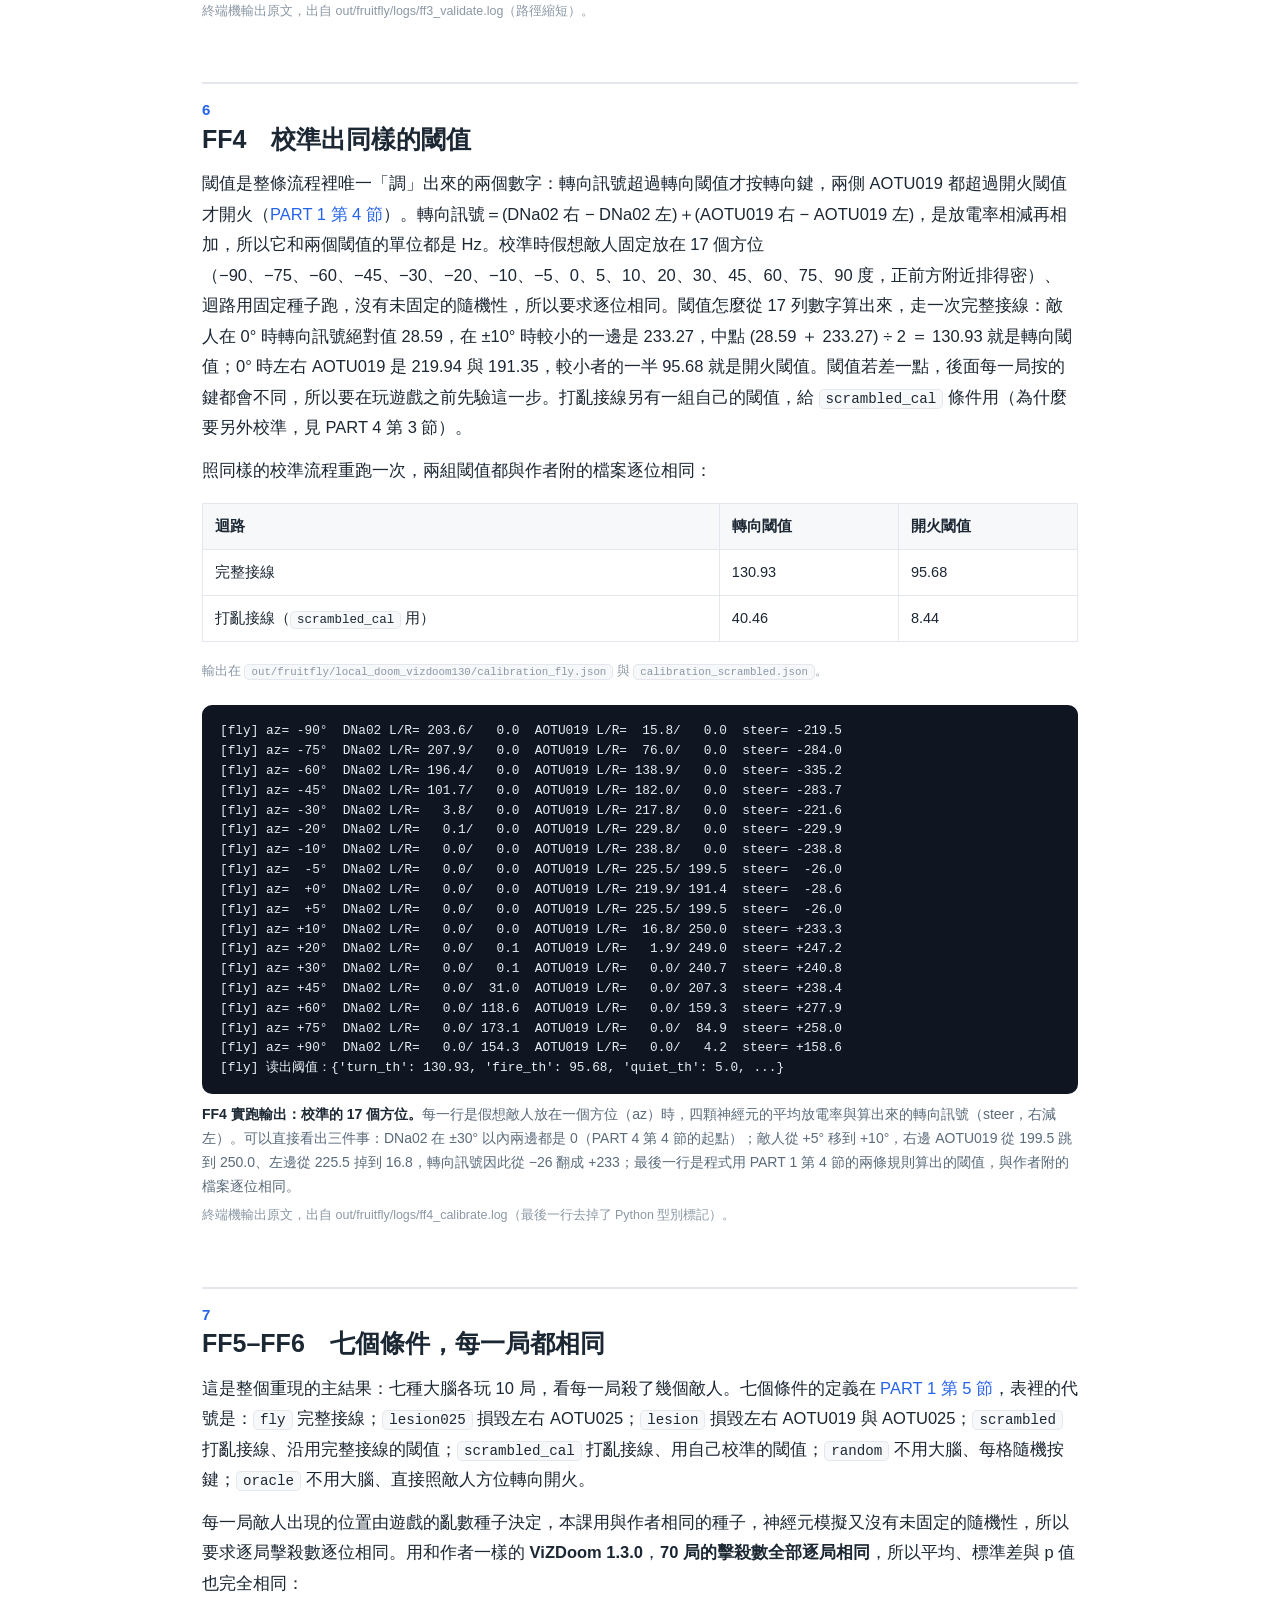
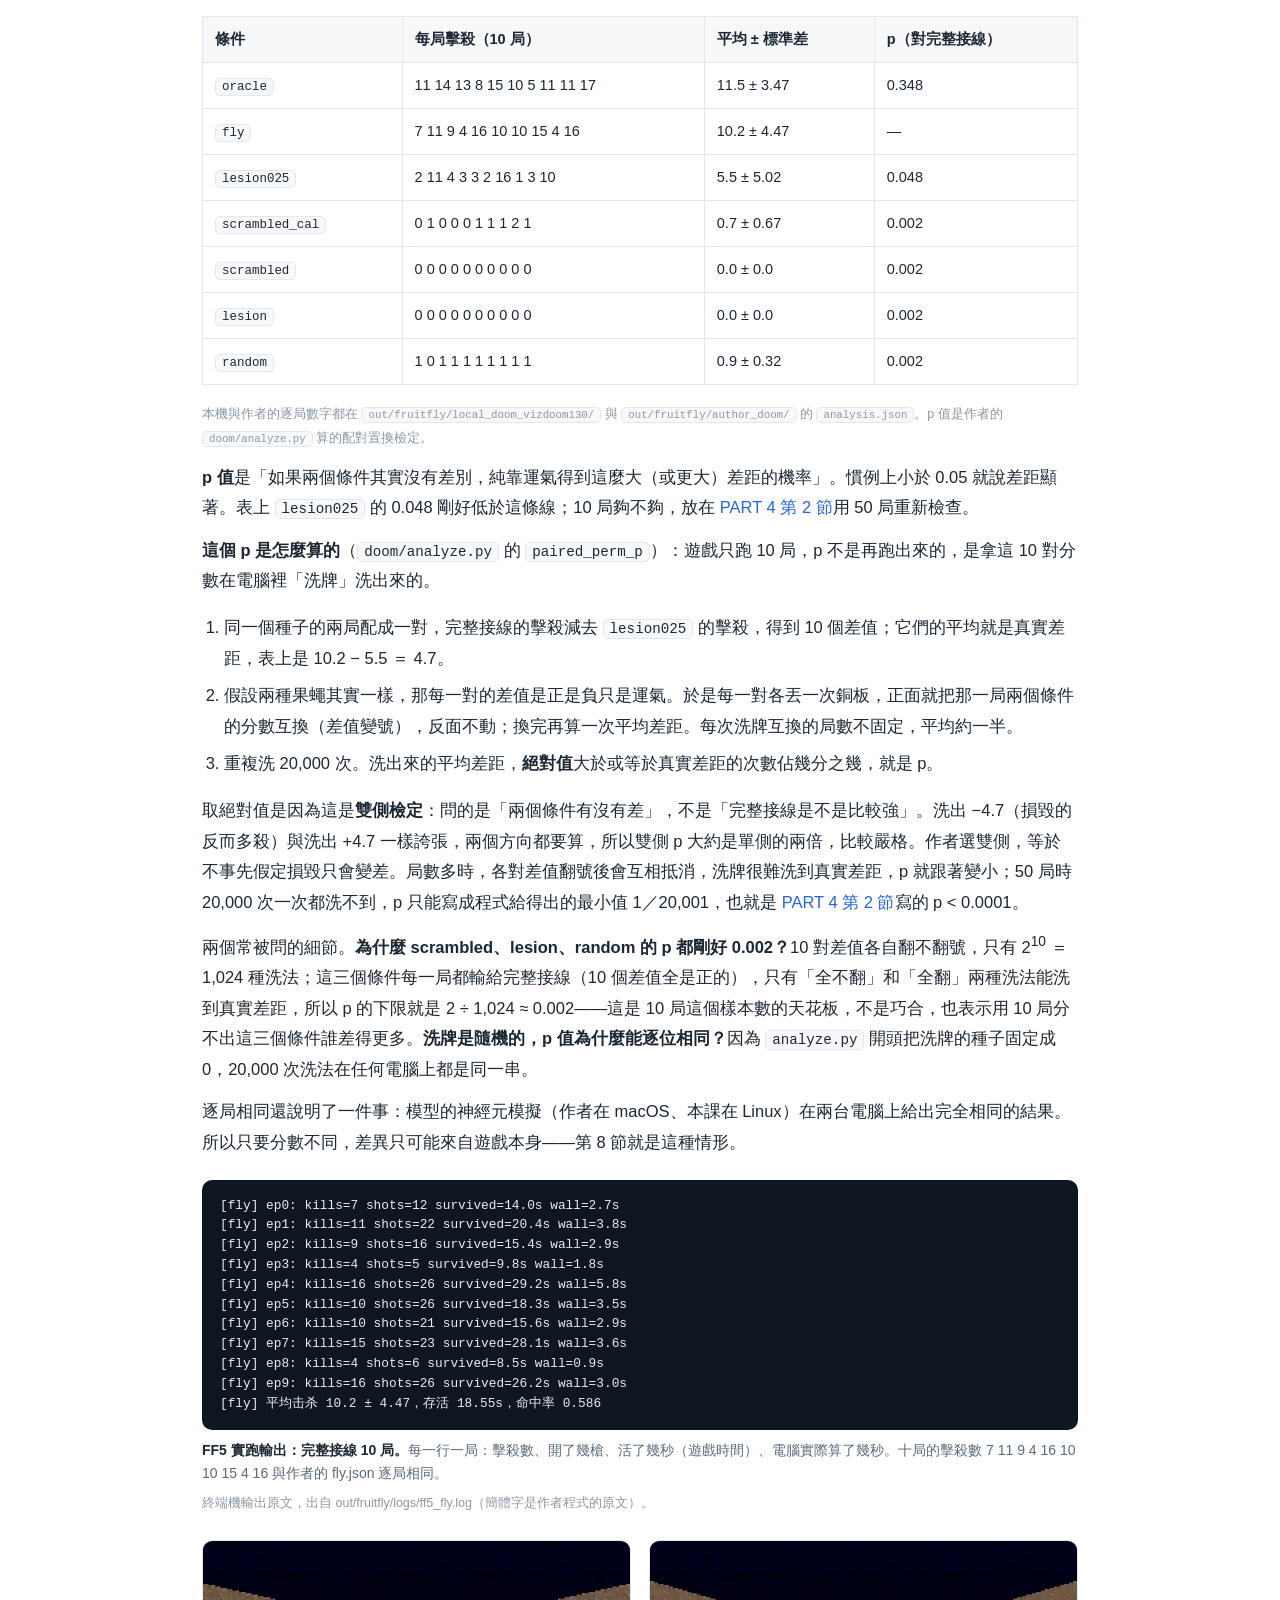
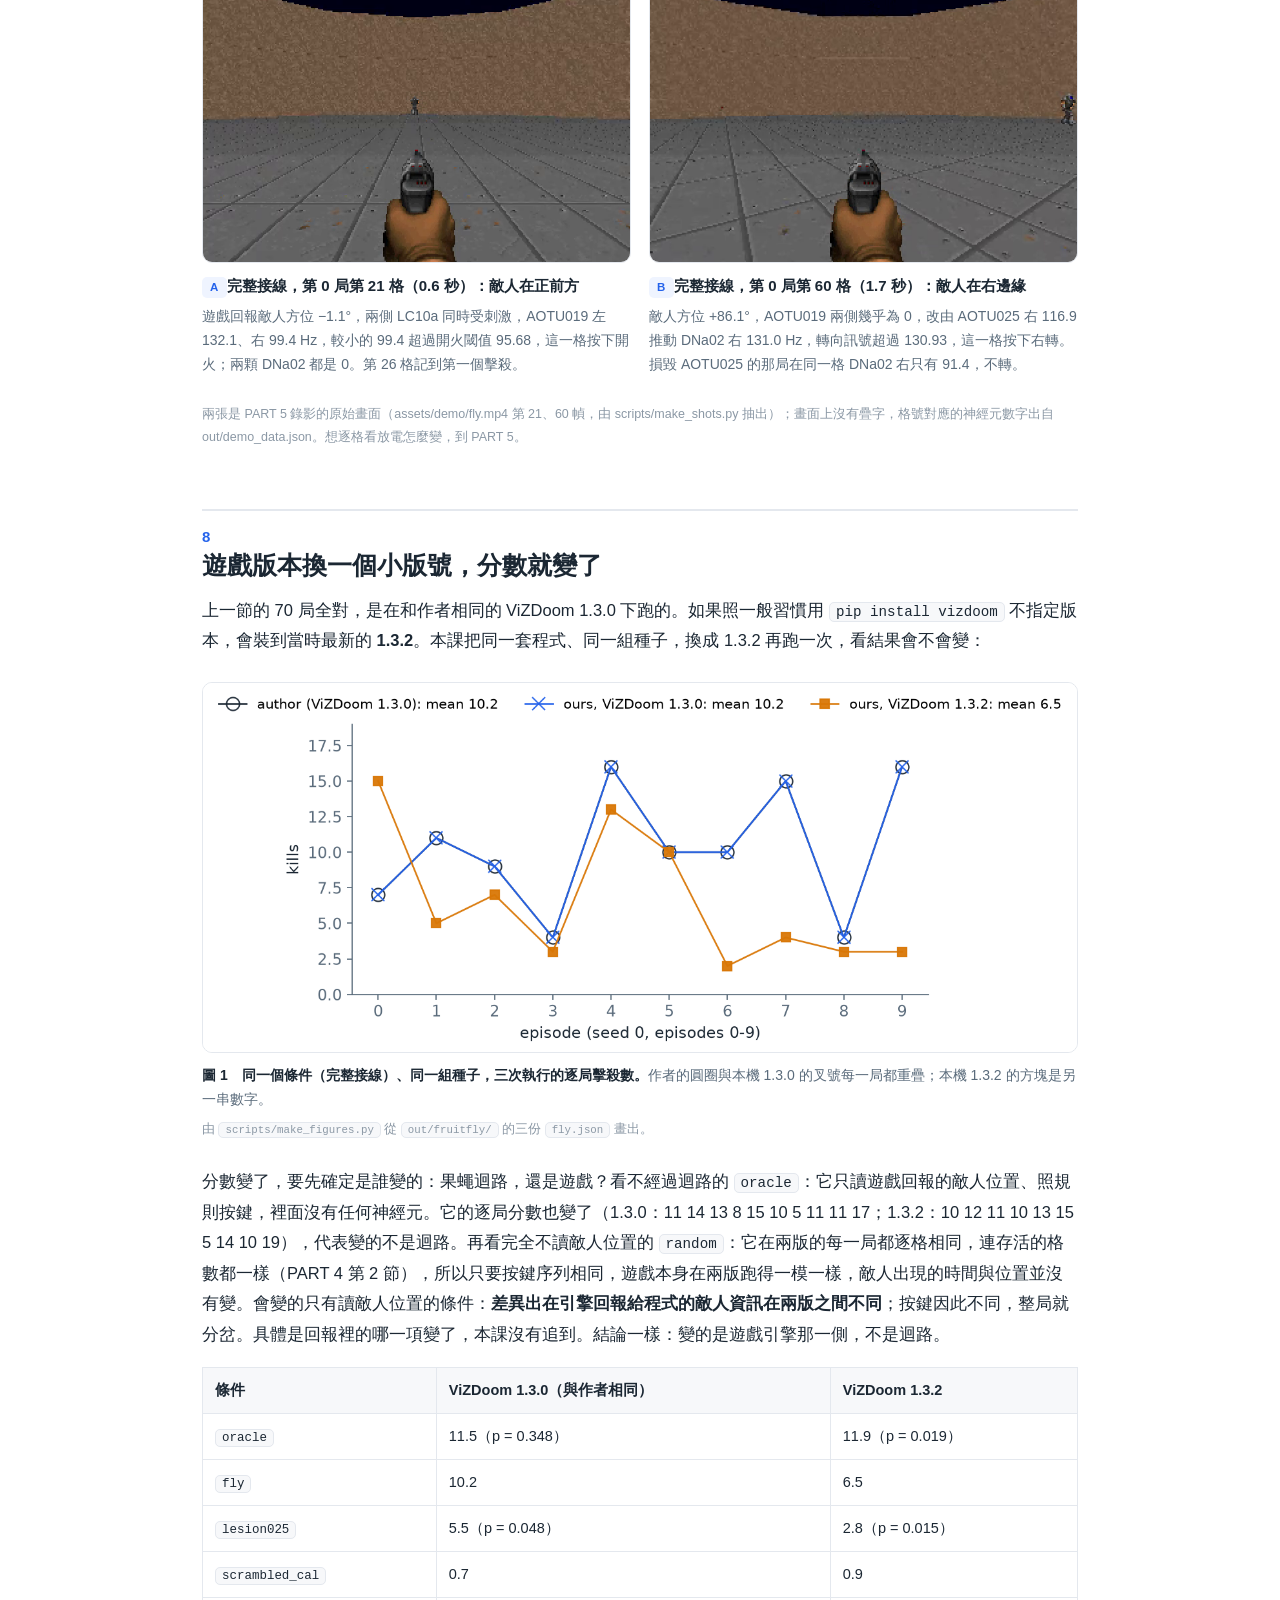
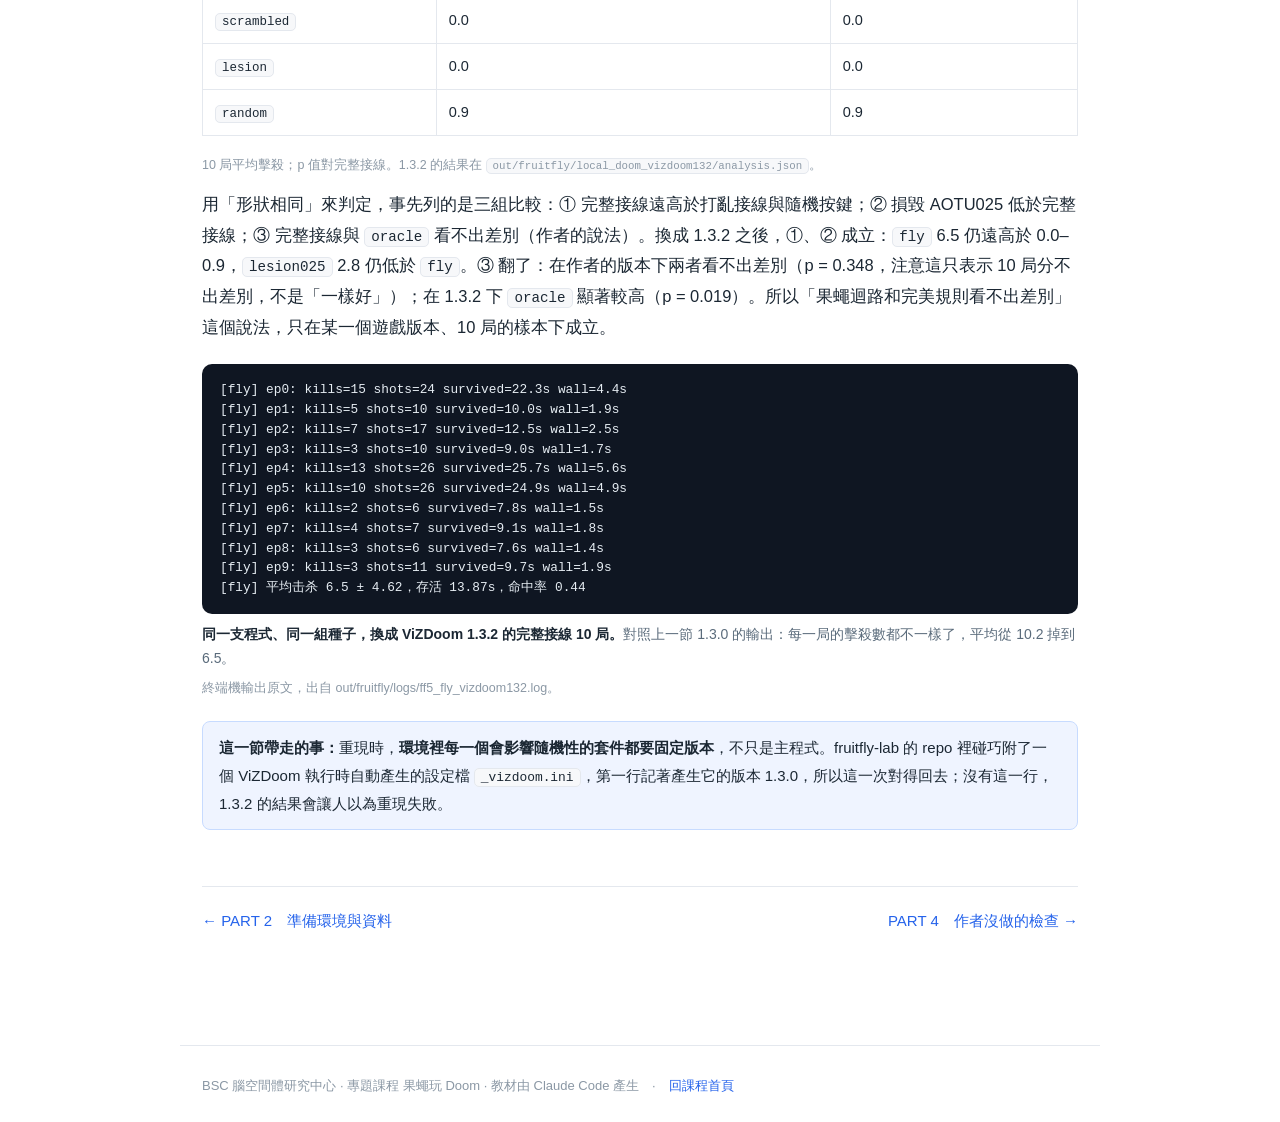
<file: part3-fruitfly.html>
<!doctype html>
<html lang="zh-Hant">
<head>
<meta charset="utf-8">
<meta name="viewport" content="width=device-width, initial-scale=1">
<title>PART 3 重現 fruitfly-lab｜果蠅玩 Doom</title>
<link rel="stylesheet" href="assets/flysimu.css">
</head>
<body>
<div class="crumb"><a href="https://marginli.github.io/bsc-topics/">BSC 專題課程</a> ／ <a href="index.html">果蠅玩 Doom</a> ／ PART 3</div>
<header class="hero">
  <p class="eyebrow">PART 3</p>
  <h1>重現 fruitfly-lab</h1>
  <p class="subtitle">六個步驟，每一步先寫下「怎樣算對上」再跑：資料、子圖、驗證、校準、七個條件、統計</p>
</header>

<div class="wrap">

  <div class="pager top">
    <a href="part2-setup.html">← PART 2　準備環境與資料</a>
    <a href="part4-checks.html">PART 4　作者沒做的檢查 →</a>
  </div>

  <nav class="toc">
    <h2>本頁章節</h2>
    <ol>
      <li><a href="#s1">三種「對上」</a></li>
      <li><a href="#s2">結論：六個步驟的成績</a></li>
      <li><a href="#s3">FF1　資料是同一份嗎</a></li>
      <li><a href="#s4">FF2　子圖逐位相同</a></li>
      <li><a href="#s5">FF3　子圖與全腦的反應方向一致</a></li>
      <li><a href="#s6">FF4　校準出同樣的閾值</a></li>
      <li><a href="#s7">FF5–FF6　七個條件，每一局都相同</a></li>
      <li><a href="#s8">遊戲版本換一個小版號，分數就變了</a></li>
    </ol>
  </nav>

  <!-- ══════════════════════════════════════════════════════ -->
  <h2 id="s1"><span class="pt">1</span>三種「對上」</h2>

  <p>重現的每一步都要先回答：<b>本機的數字要和作者的差多少以內，才算對上？</b>答案取決於那一步有沒有隨機性、隨機性有沒有被固定住。這一頁用三種判定標準：</p>

  <div class="tblwrap">
  <table>
    <tr><th>判定標準</th><th>什麼時候用</th><th>本頁哪些步驟</th></tr>
    <tr><td><b>逐位相同</b>：檔案或數字一個位元都不差</td><td>這一步沒有隨機性，或隨機性由亂數種子完全固定（種子 seed 是給電腦隨機數產生器的起點；起點相同，抽出來的整串隨機數就相同，所以「隨機」的過程也能重做得一模一樣）</td><td>FF1、FF2、FF4、FF5、FF6</td></tr>
    <tr><td><b>在誤差範圍內</b>：與作者的值相差不超過一個事先訂好的比例</td><td>這一步的隨機輸入在不同電腦上不保證相同</td><td>FF3（訂 ±20%）</td></tr>
    <tr><td><b>形狀相同</b>：條件之間的高低順序與差距方向一樣</td><td>環境的某個版本和作者不同，數字本來就不會一樣</td><td>換成 ViZDoom 1.3.2 之後的 FF5（<a href="#s8">第 8 節</a>）</td></tr>
  </table>
  </div>

  <div class="plain"><b>白話：</b>擲一顆骰子一百次，只要兩個人用同一顆「固定好的」骰子，結果會一模一樣（逐位相同）；用兩顆不同的骰子，各擲一百次，平均點數都會接近 3.5，但不會剛好一樣（誤差範圍）；如果比的是「灌鉛的骰子平均點數比正常的高」，換另一批骰子重做，兩個平均數字都會變，但灌鉛那顆仍然比較高（形狀相同）。<b>判定標準要在跑之前訂</b>，跑完才訂，就變成看結果決定標準。</div>

  <p class="figsrc">骰子是說明用的例子，不是實驗數字；ViZDoom 1.3.2 的結果見第 8 節。</p>

  <!-- ══════════════════════════════════════════════════════ -->
  <h2 id="s2"><span class="pt">2</span>結論：六個步驟的成績</h2>

  <div class="tblwrap">
  <table>
    <tr><th>步驟</th><th>做什麼</th><th>判定標準</th><th>結果</th></tr>
    <tr><td>FF1</td><td>核對連線表</td><td>逐位相同</td><td><b>相同</b>：138,639 顆神經元、15,091,983 條連結、54,492,922 個突觸，與 FlyWire 官方檔逐條一致</td></tr>
    <tr><td>FF2</td><td>重新抽出子圖</td><td>逐位相同</td><td><b>相同</b>：兩個輸出檔的 md5（檔案內容的指紋，見第 4 節）與作者附的檔案一致</td></tr>
    <tr><td>FF3</td><td>子圖與全腦的反應比較</td><td>大於 10 Hz 的項目在作者值的 ±20% 內（更小的放電率比例沒有意義），方向相同；兩個門檻是本課事先訂的，理由見第 5 節</td><td><b>12 項中 11 項在範圍內</b>，1 項 +22%；方向全部相同</td></tr>
    <tr><td>FF4</td><td>校準閾值</td><td>逐位相同</td><td><b>相同</b>：轉向 130.93、開火 95.68；打亂接線 40.46、8.44</td></tr>
    <tr><td>FF5</td><td>七個條件各玩 10 局</td><td>逐位相同</td><td><b>70 局全部相同</b></td></tr>
    <tr><td>FF6</td><td>統計檢定</td><td>逐位相同</td><td><b>相同</b>：平均、標準差、p 值都一樣</td></tr>
  </table>
  </div>

  <p class="figsrc">每一列的數字出處見下面對應的小節。</p>

  <p>步驟代號 FF1–FF6 是本課自己編的，下載包裡的 <code>fruitfly_lab/run_all.sh</code> 照這個順序執行，每一步的終端輸出存在 <code>logs/</code>、數字存在 <code>results/</code>。</p>

  <!-- ══════════════════════════════════════════════════════ -->
  <h2 id="s3"><span class="pt">3</span>FF1　資料是同一份嗎</h2>

  <p>fruitfly-lab 不直接讀 FlyWire 的原始檔，而是讀 Shiu 等人 2024 年全腦模型（PART 1 第 2 節提過，神經元參數也是照它抄的）repo 附的 <code>Connectivity_783.parquet</code>——Shiu 等人從 FlyWire v783 整理出來的連線表，記錄每一對神經元之間有幾個突觸。這份表是後面每一步的起點，它若和官方資料不同，後面對上了也沒意義。所以第一步要確認：<b>這份二手整理和 FlyWire 官方發布的連線表是不是同一份。</b></p>

  <p>比對的對象是 FlyWire 官方的 <code>proofread_connections_783.feather</code>（parquet 與 feather 都是存大型表格的檔案格式，由程式讀，不必自己打開）。先分清兩個詞：一條<b>連結</b>是「神經元 A 連到神經元 B」這一對；<b>突觸</b>是這一對之間的接點，一條連結可以有很多個突觸。官方檔把同一對神經元在不同神經氈（neuropil：腦內以突觸為主的分區）裡的突觸分成不同列，共 16,847,997 列；「按神經元對合併」就是把同一對的各列突觸數加起來、算成一條連結，合併之後是 15,091,983 條連結。兩份逐條比對：</p>

  <div class="tblwrap">
  <table>
    <tr><th>項目</th><th>Shiu 的連線表</th><th>FlyWire 官方檔（合併後）</th></tr>
    <tr><td>神經元</td><td>138,639</td><td>138,639</td></tr>
    <tr><td>連結</td><td>15,091,983</td><td>15,091,983</td></tr>
    <tr><td>突觸總數</td><td>54,492,922</td><td>54,492,922</td></tr>
    <tr><td>只出現在其中一份的連結</td><td>0</td><td>0</td></tr>
  </table>
  </div>
  <p class="figsrc">由 <code>ext/ff1_compare_conn.py</code> 算出，輸出在 <code>out/fruitfly/logs/ff1_conn.log</code>。</p>

  <p>官方 feather 檔要另外下載，所以下載包的 FF1 預設只印出 Shiu 連線表的三個總數，讓你確認自己手上這份表和上表左欄相同；這只驗了「我的 Shiu 表和本課用的一樣」，沒有驗「Shiu 表和官方檔一樣」——後者是本課替你做過的（右欄）。想自己做逐條比對，另外下載官方檔後設定 <code>FLYWIRE_FEATHER</code> 再跑 FF1（見 <a href="part2-setup.html#s3">PART 2 第 3 節</a>）。</p>

  <p>抽子圖還需要一個<b>註解檔</b>（<code>data/flywire_annotations_783.tsv</code>，PART 2 的 <code>run_all.sh</code> 會下載）：一張表，每顆神經元一列，寫著它屬於哪個細胞型態（例如 LC10a）、在左側還是右側。作者的 <code>extract.py</code> 就是靠這張表的 <code>cell_type</code> 欄找出 LC10a 當起點、五種下行神經元當終點。這個檔案在 GitHub 上會持續更新——本課前後兩次下載的版本，<code>cell_type</code> 欄有 232 列不同。這不是證明，是一個檢查：下一步 FF2 抽出的子圖與作者逐位相同，代表這次下載的版本裡，子圖用到的那幾種細胞型態標籤沒有被改到。日後若 FF2 對不上，先懷疑註解檔又改版了，不是自己做錯。</p>

  <figure class="shot">
<pre>{
 &quot;shiu_edges&quot;: 15091983,
 &quot;shiu_synapses&quot;: 54492922,
 &quot;local_rows&quot;: 16847997,
 &quot;local_edges_after_neuropil_merge&quot;: 15091983,
 &quot;local_synapses&quot;: 54492922,
 &quot;shiu_neurons&quot;: 138639,
 &quot;local_neurons&quot;: 138639,
 &quot;only_shiu&quot;: 0,
 &quot;only_local&quot;: 0,
 &quot;both&quot;: 15091983,
 &quot;count_equal_frac&quot;: 1.0
}</pre>
    <figcaption><b>FF1 實跑輸出。</b>上半是 Shiu 連線表（shiu_）與 FlyWire 官方檔（local_）各自的連結數、突觸數、神經元數；官方檔原本 16,847,997 列是按神經氈分開記的，按神經元對合併後與 Shiu 表同為 15,091,983 條。下半三行是逐條比對：只在其中一邊出現的連結 0 條，每一條的突觸數都相等（count_equal_frac 1.0）。<span class="figsrc">終端機輸出原文，出自 out/fruitfly/logs/ff1_conn.log。</span></figcaption>
  </figure>

  <!-- ══════════════════════════════════════════════════════ -->
  <h2 id="s4"><span class="pt">4</span>FF2　子圖逐位相同</h2>

  <p>這一步在驗：從同一份連線表，照作者的切法（PART 1 第 3 節）切出來的子圖是不是同一個。子圖是後面所有步驟的輸入，這裡差一條連結，後面每一局的分數都會不同。切法沒有隨機性，所以要求逐位相同。</p>

  <p>用作者的 <code>flycircuit/extract.py</code> 重新抽一次子圖，比對兩個輸出檔的 <b>md5</b>（一個檔案內容的 32 字元指紋，內容差一個位元，指紋就完全不同）：</p>

<pre><code>7c97b8f2db09ad880be0394ba1c7e9c0  circuit/edges.bin
25a0ca03374cd3591beacb575a441dc2  circuit/meta.json</code></pre>
  <p class="figsrc">重新抽出與作者附的檔案，md5 完全相同。輸出在 <code>out/fruitfly/logs/ff2_md5_rerun.txt</code> 與 <code>ff2_md5_committed.txt</code>。</p>

  <p>抽出來的子圖：3,963 顆神經元、354,879 條連結，其中 38% 的連結是抑制性（連結的正負號由上游神經元預測的傳導物質決定，GABA 與麩胺酸為負，見 PART 1 第 2 節）。</p>

  <figure class="shot">
<pre>子图：3963 个神经元，354,879 条连接，38% 抑制性
各层神经元数： {0: 234, 1: 359, 2: 3360, 3: 10}
关键组： {&#x27;LC10a_L&#x27;: 115, &#x27;LC10a_R&#x27;: 119, &#x27;LC10d_L&#x27;: 92, &#x27;LC10d_R&#x27;: 95, &#x27;AOTU019_L&#x27;: 1, &#x27;AOTU019_R&#x27;: 1, &#x27;AOTU025_L&#x27;: 1, &#x27;AOTU025_R&#x27;: 1, ...}

$ md5sum circuit/edges.bin circuit/meta.json      # 作者 commit 進 repo 的
7c97b8f2db09ad880be0394ba1c7e9c0  circuit/edges.bin
25a0ca03374cd3591beacb575a441dc2  circuit/meta.json
$ md5sum circuit/edges.bin circuit/meta.json      # 本機重新切出來的
7c97b8f2db09ad880be0394ba1c7e9c0  circuit/edges.bin
25a0ca03374cd3591beacb575a441dc2  circuit/meta.json</pre>
    <figcaption><b>FF2 實跑輸出。</b>作者的抽子圖程式印出的摘要（簡體字是作者程式的原文）：第 0 層是 234 顆 LC10a、第 3 層是 10 顆下行神經元，中間兩層是走 1 步與 2 步到得了的神經元。下面兩組 md5 是作者附的檔案與本機切出來的檔案的指紋，逐字相同。<span class="figsrc">終端機輸出原文，出自 out/fruitfly/logs/ff2_extract.log、ff2_md5_committed.txt、ff2_md5_rerun.txt。</span></figcaption>
  </figure>

  <!-- ══════════════════════════════════════════════════════ -->
  <h2 id="s5"><span class="pt">5</span>FF3　子圖與全腦的反應方向一致</h2>

  <p>子圖裡的每顆神經元，在真正的腦裡還會收到子圖外十幾萬顆神經元的輸入；切出子圖等於把這些輸入全部丟掉。如果丟掉之後迴路的反應和全腦差很多，這樣切就不能用。作者用一個驗證來看這件事：用每秒 100 次的隨機放電刺激一側的 LC10a（100 Hz 是作者設定的刺激強度，模擬敵人出現在那一側的視野），看下游 DNa02 與 AOTU019 各放電多快——子圖裡這兩種神經元左右各只有一顆，所以表上每一格就是一顆神經元的放電率。三種模型各做一次：<b>子圖</b>（PART 1 第 3 節切出的 3,963 顆）、<b>打亂接線的子圖</b>（同樣的神經元與連結數，但每條連結「接到誰」隨機重排，每顆神經元的連出、連入數與正負號不變）、以及 Shiu 的<b>全腦模型</b>（用 Brian2——一個神經元模擬套件——模擬全部 138,639 顆神經元；下載包的 FF3 會在你的電腦上跑它，約 6 分鐘——含載入 13 萬顆神經元與 10 次模擬；下面圖說的 14 秒只是其中一次模擬）。每種跑 5 次、每次 1 秒，取平均。</p>

  <p><b>這一步比的是兩件事，標準不同。</b>第一件是作者原本的驗證：子圖和全腦有沒有把訊號送到同一側——這只看方向，數字差多少作者沒設標準，本課也不設。第二件是重現：本機跑出來的數字和作者附的檔案差多少——這才用 ±20%。</p>

  <p><b>為什麼本機對作者不要求逐位相同。</b>刺激是隨機抽出來的放電，全腦模型沒有固定亂數種子，重跑一次數字就會浮動幾個百分比。子圖與打亂接線兩種模型在本機重跑兩次是逐位相同的，但與作者附的檔案不同，原因本課沒有追到；放行的理由是這一步要驗的是反應的方向與量級，12 項裡 11 項差距在 ±20% 內、方向全部相同，而「對不上的原因沒追到」照實寫在這裡，不當作已解決。</p>

  <p><b>所以判定標準訂成：大於 10 Hz 的項目，與作者的值相差在 ±20% 以內，而且反應落在同一側</b>（「同一側」指作者放電的是左邊那顆，本機也是左邊那顆放電；比的是本機對作者，不是對刺激的那隻眼——打亂接線左眼刺激時兩邊都是右側 AOTU019 在放電，也算同一側）。走一次：子圖、左眼刺激時的 DNa02 左，作者 103.8 Hz、本機 93.2 Hz，(93.2 − 103.8) ÷ 103.8 ≈ −10%，在範圍內；兩邊都是左邊放電、右邊 0.0，同一側。只看大於 10 Hz 的項目，是因為放電率很小時比例沒有意義：打亂接線、左眼刺激時的 DNa02 右，作者 0.2 Hz、本機 0.4 Hz，比例是 +100%，但兩者都等於幾乎不放電。</p>

  <div class="tblwrap">
  <table>
    <tr><th>刺激</th><th>模型</th><th>DNa02 左／右（作者）</th><th>本機</th><th>AOTU019 左／右（作者）</th><th>本機</th></tr>
    <tr><td>左眼 LC10a</td><td>子圖</td><td>103.8 ／ 0.0</td><td>93.2 ／ 0.0</td><td>222.4 ／ 0.0</td><td>224.8 ／ 0.0</td></tr>
    <tr><td>左眼 LC10a</td><td>打亂接線</td><td>21.0 ／ 0.2</td><td>21.2 ／ 0.4</td><td>1.0 ／ 21.6</td><td>0.8 ／ <b>26.4</b></td></tr>
    <tr><td>左眼 LC10a</td><td>全腦</td><td>105.6 ／ 0.0</td><td>109.6 ／ 0.0</td><td>171.2 ／ 0.0</td><td>171.8 ／ 0.0</td></tr>
    <tr><td>右眼 LC10a</td><td>子圖</td><td>0.0 ／ 4.0</td><td>0.0 ／ 4.4</td><td>0.0 ／ 243.6</td><td>0.0 ／ 242.0</td></tr>
    <tr><td>右眼 LC10a</td><td>打亂接線</td><td>46.0 ／ 0.0</td><td>45.0 ／ 0.0</td><td>17.6 ／ 36.0</td><td>19.2 ／ 34.4</td></tr>
    <tr><td>右眼 LC10a</td><td>全腦</td><td>0.0 ／ 58.8</td><td>0.0 ／ 61.6</td><td>0.0 ／ 184.8</td><td>0.0 ／ 185.4</td></tr>
  </table>
  </div>
  <p class="figsrc">單位 Hz。作者的值出自作者附的 <code>output/validation.json</code>（收在 <code>out/fruitfly/validation_author.json</code>），本機的值在 <code>out/fruitfly/validation_local.json</code>。</p>

  <p>大於 10 Hz 的項目共 12 項，<b>11 項在 ±20% 以內</b>；粗體那一項（打亂接線、左眼刺激時的 AOTU019 右）是 +22%（作者 21.6 Hz、本機 26.4 Hz），<b>超出事先訂的標準，所以這一步的成績照實寫 11／12，不是 12／12</b>。事先的標準沒有說「只看主模型」，這裡也不事後補一條；只補充兩件事實讓讀者自己判斷：它屬於打亂接線這個對照組，而且方向仍然相同。作者原本要驗的事——<b>完整子圖與全腦在兩側都把訊號送到同一側的 DNa02</b>——表上六列方向全部相同，成立。</p>

  <p>表裡還有一個數字會讓人問「這不就是開頭說的『和全腦差很多、不能用』嗎」：右眼刺激時，子圖的 DNa02 右只有 4.4 Hz，全腦卻有 61.6 Hz。它沒有讓 FF3 不過，是因為作者的驗證只訂了方向（同一側放電）、沒訂量級，而這裡方向是對的；作者自己也得到同樣的落差（4.0 對 58.8），在 README 標成「同側、偏弱」。但「偏弱」不是沒事：右眼那一側訊號小十幾倍，遊戲裡敵人在右邊時迴路會不會反應慢、轉錯？這個落差怎麼來、有什麼後果，放在 <a href="part4-checks.html#s5">PART 4 第 5 節</a>追。</p>

  <figure class="shot">
<pre>LC10a_R  subgraph   DNa02 L=   0.0 R=   4.4  R-L=  +4.4  AOTU019 L/R=0/242  AOTU025 L/R=0/61  (0.8s)
LC10a_R  scrambled  DNa02 L=  45.0 R=   0.0  R-L= -45.0  AOTU019 L/R=19/34  AOTU025 L/R=0/30  (0.8s)
&gt;&gt;&gt; Experiment:     LC10a_R
    Output file:    .../Drosophila_brain_model/results/validate/LC10a_R.parquet
    Excited neurons: 119
    Elapsed time:   14 s
LC10a_R  full_brain DNa02 L=   0.0 R=  61.6  R-L= +61.6  AOTU019 L/R=0/185  AOTU025 L/R=0/121  (15.4s)
已保存 output/validation.json</pre>
    <figcaption><b>FF3 實跑輸出，右眼刺激那一半。</b>三行各是一種模型刺激右眼 119 顆 LC10a 後的放電率（Hz）：子圖（0.8 秒算完）、打亂接線的子圖、以及 Shiu 全腦模型（中間四行是全腦模型自己印的進度，跑 14 秒）。看 DNa02 那一欄：子圖右邊 4.4、全腦右邊 61.6，都是右邊在放電、左邊 0，方向一致但子圖弱很多（PART 4 第 5 節追這件事）；打亂接線則變成左邊 45.0，方向反了。<span class="figsrc">終端機輸出原文，出自 out/fruitfly/logs/ff3_validate.log（路徑縮短）。</span></figcaption>
  </figure>

  <!-- ══════════════════════════════════════════════════════ -->
  <h2 id="s6"><span class="pt">6</span>FF4　校準出同樣的閾值</h2>

  <p>閾值是整條流程裡唯一「調」出來的兩個數字：轉向訊號超過轉向閾值才按轉向鍵，兩側 AOTU019 都超過開火閾值才開火（<a href="part1-what.html#s4">PART 1 第 4 節</a>）。轉向訊號＝(DNa02 右 − DNa02 左)＋(AOTU019 右 − AOTU019 左)，是放電率相減再相加，所以它和兩個閾值的單位都是 Hz。校準時假想敵人固定放在 17 個方位（−90、−75、−60、−45、−30、−20、−10、−5、0、5、10、20、30、45、60、75、90 度，正前方附近排得密）、迴路用固定種子跑，沒有未固定的隨機性，所以要求逐位相同。閾值怎麼從 17 列數字算出來，走一次完整接線：敵人在 0° 時轉向訊號絕對值 28.59，在 ±10° 時較小的一邊是 233.27，中點 (28.59 ＋ 233.27) ÷ 2 ＝ 130.93 就是轉向閾值；0° 時左右 AOTU019 是 219.94 與 191.35，較小者的一半 95.68 就是開火閾值。閾值若差一點，後面每一局按的鍵都會不同，所以要在玩遊戲之前先驗這一步。打亂接線另有一組自己的閾值，給 <code>scrambled_cal</code> 條件用（為什麼要另外校準，見 PART 4 第 3 節）。</p>

  <p>照同樣的校準流程重跑一次，兩組閾值都與作者附的檔案逐位相同：</p>

  <div class="tblwrap">
  <table>
    <tr><th>迴路</th><th>轉向閾值</th><th>開火閾值</th></tr>
    <tr><td>完整接線</td><td>130.93</td><td>95.68</td></tr>
    <tr><td>打亂接線（<code>scrambled_cal</code> 用）</td><td>40.46</td><td>8.44</td></tr>
  </table>
  </div>
  <p class="figsrc">輸出在 <code>out/fruitfly/local_doom_vizdoom130/calibration_fly.json</code> 與 <code>calibration_scrambled.json</code>。</p>

  <figure class="shot">
<pre>[fly] az= -90°  DNa02 L/R= 203.6/   0.0  AOTU019 L/R=  15.8/   0.0  steer= -219.5
[fly] az= -75°  DNa02 L/R= 207.9/   0.0  AOTU019 L/R=  76.0/   0.0  steer= -284.0
[fly] az= -60°  DNa02 L/R= 196.4/   0.0  AOTU019 L/R= 138.9/   0.0  steer= -335.2
[fly] az= -45°  DNa02 L/R= 101.7/   0.0  AOTU019 L/R= 182.0/   0.0  steer= -283.7
[fly] az= -30°  DNa02 L/R=   3.8/   0.0  AOTU019 L/R= 217.8/   0.0  steer= -221.6
[fly] az= -20°  DNa02 L/R=   0.1/   0.0  AOTU019 L/R= 229.8/   0.0  steer= -229.9
[fly] az= -10°  DNa02 L/R=   0.0/   0.0  AOTU019 L/R= 238.8/   0.0  steer= -238.8
[fly] az=  -5°  DNa02 L/R=   0.0/   0.0  AOTU019 L/R= 225.5/ 199.5  steer=  -26.0
[fly] az=  +0°  DNa02 L/R=   0.0/   0.0  AOTU019 L/R= 219.9/ 191.4  steer=  -28.6
[fly] az=  +5°  DNa02 L/R=   0.0/   0.0  AOTU019 L/R= 225.5/ 199.5  steer=  -26.0
[fly] az= +10°  DNa02 L/R=   0.0/   0.0  AOTU019 L/R=  16.8/ 250.0  steer= +233.3
[fly] az= +20°  DNa02 L/R=   0.0/   0.1  AOTU019 L/R=   1.9/ 249.0  steer= +247.2
[fly] az= +30°  DNa02 L/R=   0.0/   0.1  AOTU019 L/R=   0.0/ 240.7  steer= +240.8
[fly] az= +45°  DNa02 L/R=   0.0/  31.0  AOTU019 L/R=   0.0/ 207.3  steer= +238.4
[fly] az= +60°  DNa02 L/R=   0.0/ 118.6  AOTU019 L/R=   0.0/ 159.3  steer= +277.9
[fly] az= +75°  DNa02 L/R=   0.0/ 173.1  AOTU019 L/R=   0.0/  84.9  steer= +258.0
[fly] az= +90°  DNa02 L/R=   0.0/ 154.3  AOTU019 L/R=   0.0/   4.2  steer= +158.6
[fly] 读出阈值：{&#x27;turn_th&#x27;: 130.93, &#x27;fire_th&#x27;: 95.68, &#x27;quiet_th&#x27;: 5.0, ...}</pre>
    <figcaption><b>FF4 實跑輸出：校準的 17 個方位。</b>每一行是假想敵人放在一個方位（az）時，四顆神經元的平均放電率與算出來的轉向訊號（steer，右減左）。可以直接看出三件事：DNa02 在 ±30° 以內兩邊都是 0（PART 4 第 4 節的起點）；敵人從 +5° 移到 +10°，右邊 AOTU019 從 199.5 跳到 250.0、左邊從 225.5 掉到 16.8，轉向訊號因此從 −26 翻成 +233；最後一行是程式用 PART 1 第 4 節的兩條規則算出的閾值，與作者附的檔案逐位相同。<span class="figsrc">終端機輸出原文，出自 out/fruitfly/logs/ff4_calibrate.log（最後一行去掉了 Python 型別標記）。</span></figcaption>
  </figure>

  <!-- ══════════════════════════════════════════════════════ -->
  <h2 id="s7"><span class="pt">7</span>FF5–FF6　七個條件，每一局都相同</h2>

  <p>這是整個重現的主結果：七種大腦各玩 10 局，看每一局殺了幾個敵人。七個條件的定義在 <a href="part1-what.html#s5">PART 1 第 5 節</a>，表裡的代號是：<code>fly</code> 完整接線；<code>lesion025</code> 損毀左右 AOTU025；<code>lesion</code> 損毀左右 AOTU019 與 AOTU025；<code>scrambled</code> 打亂接線、沿用完整接線的閾值；<code>scrambled_cal</code> 打亂接線、用自己校準的閾值；<code>random</code> 不用大腦、每格隨機按鍵；<code>oracle</code> 不用大腦、直接照敵人方位轉向開火。</p>

  <p>每一局敵人出現的位置由遊戲的亂數種子決定，本課用與作者相同的種子，神經元模擬又沒有未固定的隨機性，所以要求逐局擊殺數逐位相同。用和作者一樣的 <b>ViZDoom 1.3.0</b>，<b>70 局的擊殺數全部逐局相同</b>，所以平均、標準差與 p 值也完全相同：</p>

  <div class="tblwrap">
  <table>
    <tr><th>條件</th><th>每局擊殺（10 局）</th><th>平均 ± 標準差</th><th>p（對完整接線）</th></tr>
    <tr><td><code>oracle</code></td><td>11 14 13 8 15 10 5 11 11 17</td><td>11.5 ± 3.47</td><td>0.348</td></tr>
    <tr><td><code>fly</code></td><td>7 11 9 4 16 10 10 15 4 16</td><td>10.2 ± 4.47</td><td>—</td></tr>
    <tr><td><code>lesion025</code></td><td>2 11 4 3 3 2 16 1 3 10</td><td>5.5 ± 5.02</td><td>0.048</td></tr>
    <tr><td><code>scrambled_cal</code></td><td>0 1 0 0 0 1 1 1 2 1</td><td>0.7 ± 0.67</td><td>0.002</td></tr>
    <tr><td><code>scrambled</code></td><td>0 0 0 0 0 0 0 0 0 0</td><td>0.0 ± 0.0</td><td>0.002</td></tr>
    <tr><td><code>lesion</code></td><td>0 0 0 0 0 0 0 0 0 0</td><td>0.0 ± 0.0</td><td>0.002</td></tr>
    <tr><td><code>random</code></td><td>1 0 1 1 1 1 1 1 1 1</td><td>0.9 ± 0.32</td><td>0.002</td></tr>
  </table>
  </div>
  <p class="figsrc">本機與作者的逐局數字都在 <code>out/fruitfly/local_doom_vizdoom130/</code> 與 <code>out/fruitfly/author_doom/</code> 的 <code>analysis.json</code>。p 值是作者的 <code>doom/analyze.py</code> 算的配對置換檢定。</p>

  <p><b>p 值</b>是「如果兩個條件其實沒有差別，純靠運氣得到這麼大（或更大）差距的機率」。慣例上小於 0.05 就說差距顯著。表上 <code>lesion025</code> 的 0.048 剛好低於這條線；10 局夠不夠，放在 <a href="part4-checks.html#s2">PART 4 第 2 節</a>用 50 局重新檢查。</p>

  <p><b>這個 p 是怎麼算的</b>（<code>doom/analyze.py</code> 的 <code>paired_perm_p</code>）：遊戲只跑 10 局，p 不是再跑出來的，是拿這 10 對分數在電腦裡「洗牌」洗出來的。</p>
  <ol>
    <li>同一個種子的兩局配成一對，完整接線的擊殺減去 <code>lesion025</code> 的擊殺，得到 10 個差值；它們的平均就是真實差距，表上是 10.2 − 5.5 ＝ 4.7。</li>
    <li>假設兩種果蠅其實一樣，那每一對的差值是正是負只是運氣。於是每一對各丟一次銅板，正面就把那一局兩個條件的分數互換（差值變號），反面不動；換完再算一次平均差距。每次洗牌互換的局數不固定，平均約一半。</li>
    <li>重複洗 20,000 次。洗出來的平均差距，<b>絕對值</b>大於或等於真實差距的次數佔幾分之幾，就是 p。</li>
  </ol>
  <p>取絕對值是因為這是<b>雙側檢定</b>：問的是「兩個條件有沒有差」，不是「完整接線是不是比較強」。洗出 −4.7（損毀的反而多殺）與洗出 +4.7 一樣誇張，兩個方向都要算，所以雙側 p 大約是單側的兩倍，比較嚴格。作者選雙側，等於不事先假定損毀只會變差。局數多時，各對差值翻號後會互相抵消，洗牌很難洗到真實差距，p 就跟著變小；50 局時 20,000 次一次都洗不到，p 只能寫成程式給得出的最小值 1／20,001，也就是 <a href="part4-checks.html#s2">PART 4 第 2 節</a>寫的 p &lt; 0.0001。</p>

  <p>兩個常被問的細節。<b>為什麼 scrambled、lesion、random 的 p 都剛好 0.002？</b>10 對差值各自翻不翻號，只有 2<sup>10</sup> ＝ 1,024 種洗法；這三個條件每一局都輸給完整接線（10 個差值全是正的），只有「全不翻」和「全翻」兩種洗法能洗到真實差距，所以 p 的下限就是 2 ÷ 1,024 ≈ 0.002——這是 10 局這個樣本數的天花板，不是巧合，也表示用 10 局分不出這三個條件誰差得更多。<b>洗牌是隨機的，p 值為什麼能逐位相同？</b>因為 <code>analyze.py</code> 開頭把洗牌的種子固定成 0，20,000 次洗法在任何電腦上都是同一串。</p>

  <p>逐局相同還說明了一件事：模型的神經元模擬（作者在 macOS、本課在 Linux）在兩台電腦上給出完全相同的結果。所以只要分數不同，差異只可能來自遊戲本身——第 8 節就是這種情形。</p>

  <figure class="shot">
<pre>[fly] ep0: kills=7 shots=12 survived=14.0s wall=2.7s
[fly] ep1: kills=11 shots=22 survived=20.4s wall=3.8s
[fly] ep2: kills=9 shots=16 survived=15.4s wall=2.9s
[fly] ep3: kills=4 shots=5 survived=9.8s wall=1.8s
[fly] ep4: kills=16 shots=26 survived=29.2s wall=5.8s
[fly] ep5: kills=10 shots=26 survived=18.3s wall=3.5s
[fly] ep6: kills=10 shots=21 survived=15.6s wall=2.9s
[fly] ep7: kills=15 shots=23 survived=28.1s wall=3.6s
[fly] ep8: kills=4 shots=6 survived=8.5s wall=0.9s
[fly] ep9: kills=16 shots=26 survived=26.2s wall=3.0s
[fly] 平均击杀 10.2 ± 4.47，存活 18.55s，命中率 0.586</pre>
    <figcaption><b>FF5 實跑輸出：完整接線 10 局。</b>每一行一局：擊殺數、開了幾槍、活了幾秒（遊戲時間）、電腦實際算了幾秒。十局的擊殺數 7 11 9 4 16 10 10 15 4 16 與作者的 fly.json 逐局相同。<span class="figsrc">終端機輸出原文，出自 out/fruitfly/logs/ff5_fly.log（簡體字是作者程式的原文）。</span></figcaption>
  </figure>

  <div class="figpair">
    <figure>
      <img src="assets/p3-shot-fly-021.png" alt="Doom 遊戲畫面：敵人站在正前方遠處，手槍對準它">
      <figcaption><span class="ab">A</span><b>完整接線，第 0 局第 21 格（0.6 秒）：敵人在正前方</b><br>遊戲回報敵人方位 −1.1°，兩側 LC10a 同時受刺激，AOTU019 左 132.1、右 99.4 Hz，較小的 99.4 超過開火閾值 95.68，這一格按下開火；兩顆 DNa02 都是 0。第 26 格記到第一個擊殺。</figcaption>
    </figure>
    <figure>
      <img src="assets/p3-shot-fly-060.png" alt="Doom 遊戲畫面：敵人出現在畫面最右邊緣">
      <figcaption><span class="ab">B</span><b>完整接線，第 0 局第 60 格（1.7 秒）：敵人在右邊緣</b><br>敵人方位 +86.1°，AOTU019 兩側幾乎為 0，改由 AOTU025 右 116.9 推動 DNa02 右 131.0 Hz，轉向訊號超過 130.93，這一格按下右轉。損毀 AOTU025 的那局在同一格 DNa02 右只有 91.4，不轉。</figcaption>
    </figure>
  </div>
  <p class="figsrc">兩張是 PART 5 錄影的原始畫面（assets/demo/fly.mp4 第 21、60 幀，由 scripts/make_shots.py 抽出）；畫面上沒有疊字，格號對應的神經元數字出自 out/demo_data.json。想逐格看放電怎麼變，到 PART 5。</p>

  <!-- ══════════════════════════════════════════════════════ -->
  <h2 id="s8"><span class="pt">8</span>遊戲版本換一個小版號，分數就變了</h2>

  <p>上一節的 70 局全對，是在和作者相同的 ViZDoom 1.3.0 下跑的。如果照一般習慣用 <code>pip install vizdoom</code> 不指定版本，會裝到當時最新的 <b>1.3.2</b>。本課把同一套程式、同一組種子，換成 1.3.2 再跑一次，看結果會不會變：</p>

  <figure class="fig">
    <img src="assets/p3-fly-episodes.png" alt="fly 條件 10 局的逐局擊殺數。作者（ViZDoom 1.3.0）與本機 ViZDoom 1.3.0 兩條線完全重疊：7、11、9、4、16、10、10、15、4、16，平均 10.2。本機 ViZDoom 1.3.2 是另一條線：15、5、7、3、13、10、2、4、3、3，平均 6.5。">
    <figcaption><b>圖 1　同一個條件（完整接線）、同一組種子，三次執行的逐局擊殺數。</b>作者的圓圈與本機 1.3.0 的叉號每一局都重疊；本機 1.3.2 的方塊是另一串數字。
    <span class="figsrc">由 <code>scripts/make_figures.py</code> 從 <code>out/fruitfly/</code> 的三份 <code>fly.json</code> 畫出。</span></figcaption>
  </figure>

  <p>分數變了，要先確定是誰變的：果蠅迴路，還是遊戲？看不經過迴路的 <code>oracle</code>：它只讀遊戲回報的敵人位置、照規則按鍵，裡面沒有任何神經元。它的逐局分數也變了（1.3.0：11 14 13 8 15 10 5 11 11 17；1.3.2：10 12 11 10 13 15 5 14 10 19），代表變的不是迴路。再看完全不讀敵人位置的 <code>random</code>：它在兩版的每一局都逐格相同，連存活的格數都一樣（PART 4 第 2 節），所以只要按鍵序列相同，遊戲本身在兩版跑得一模一樣，敵人出現的時間與位置並沒有變。會變的只有讀敵人位置的條件：<b>差異出在引擎回報給程式的敵人資訊在兩版之間不同</b>；按鍵因此不同，整局就分岔。具體是回報裡的哪一項變了，本課沒有追到。結論一樣：變的是遊戲引擎那一側，不是迴路。</p>

  <div class="tblwrap">
  <table>
    <tr><th>條件</th><th>ViZDoom 1.3.0（與作者相同）</th><th>ViZDoom 1.3.2</th></tr>
    <tr><td><code>oracle</code></td><td>11.5（p = 0.348）</td><td>11.9（p = 0.019）</td></tr>
    <tr><td><code>fly</code></td><td>10.2</td><td>6.5</td></tr>
    <tr><td><code>lesion025</code></td><td>5.5（p = 0.048）</td><td>2.8（p = 0.015）</td></tr>
    <tr><td><code>scrambled_cal</code></td><td>0.7</td><td>0.9</td></tr>
    <tr><td><code>scrambled</code></td><td>0.0</td><td>0.0</td></tr>
    <tr><td><code>lesion</code></td><td>0.0</td><td>0.0</td></tr>
    <tr><td><code>random</code></td><td>0.9</td><td>0.9</td></tr>
  </table>
  </div>
  <p class="figsrc">10 局平均擊殺；p 值對完整接線。1.3.2 的結果在 <code>out/fruitfly/local_doom_vizdoom132/analysis.json</code>。</p>

  <p>用「形狀相同」來判定，事先列的是三組比較：① 完整接線遠高於打亂接線與隨機按鍵；② 損毀 AOTU025 低於完整接線；③ 完整接線與 <code>oracle</code> 看不出差別（作者的說法）。換成 1.3.2 之後，①、② 成立：<code>fly</code> 6.5 仍遠高於 0.0–0.9，<code>lesion025</code> 2.8 仍低於 <code>fly</code>。③ 翻了：在作者的版本下兩者看不出差別（p = 0.348，注意這只表示 10 局分不出差別，不是「一樣好」）；在 1.3.2 下 <code>oracle</code> 顯著較高（p = 0.019）。所以「果蠅迴路和完美規則看不出差別」這個說法，只在某一個遊戲版本、10 局的樣本下成立。</p>

  <figure class="shot">
<pre>[fly] ep0: kills=15 shots=24 survived=22.3s wall=4.4s
[fly] ep1: kills=5 shots=10 survived=10.0s wall=1.9s
[fly] ep2: kills=7 shots=17 survived=12.5s wall=2.5s
[fly] ep3: kills=3 shots=10 survived=9.0s wall=1.7s
[fly] ep4: kills=13 shots=26 survived=25.7s wall=5.6s
[fly] ep5: kills=10 shots=26 survived=24.9s wall=4.9s
[fly] ep6: kills=2 shots=6 survived=7.8s wall=1.5s
[fly] ep7: kills=4 shots=7 survived=9.1s wall=1.8s
[fly] ep8: kills=3 shots=6 survived=7.6s wall=1.4s
[fly] ep9: kills=3 shots=11 survived=9.7s wall=1.9s
[fly] 平均击杀 6.5 ± 4.62，存活 13.87s，命中率 0.44</pre>
    <figcaption><b>同一支程式、同一組種子，換成 ViZDoom 1.3.2 的完整接線 10 局。</b>對照上一節 1.3.0 的輸出：每一局的擊殺數都不一樣了，平均從 10.2 掉到 6.5。<span class="figsrc">終端機輸出原文，出自 out/fruitfly/logs/ff5_fly_vizdoom132.log。</span></figcaption>
  </figure>

  <div class="note"><b>這一節帶走的事：</b>重現時，<b>環境裡每一個會影響隨機性的套件都要固定版本</b>，不只是主程式。fruitfly-lab 的 repo 裡碰巧附了一個 ViZDoom 執行時自動產生的設定檔 <code>_vizdoom.ini</code>，第一行記著產生它的版本 1.3.0，所以這一次對得回去；沒有這一行，1.3.2 的結果會讓人以為重現失敗。</div>

  <div class="pager">
    <a href="part2-setup.html">← PART 2　準備環境與資料</a>
    <a href="part4-checks.html">PART 4　作者沒做的檢查 →</a>
  </div>

</div>
<div class="foot">BSC 腦空間體研究中心 · 專題課程 果蠅玩 Doom · 教材由 Claude Code 產生　·　<a href="index.html">回課程首頁</a></div>
</body>
</html>
</file>
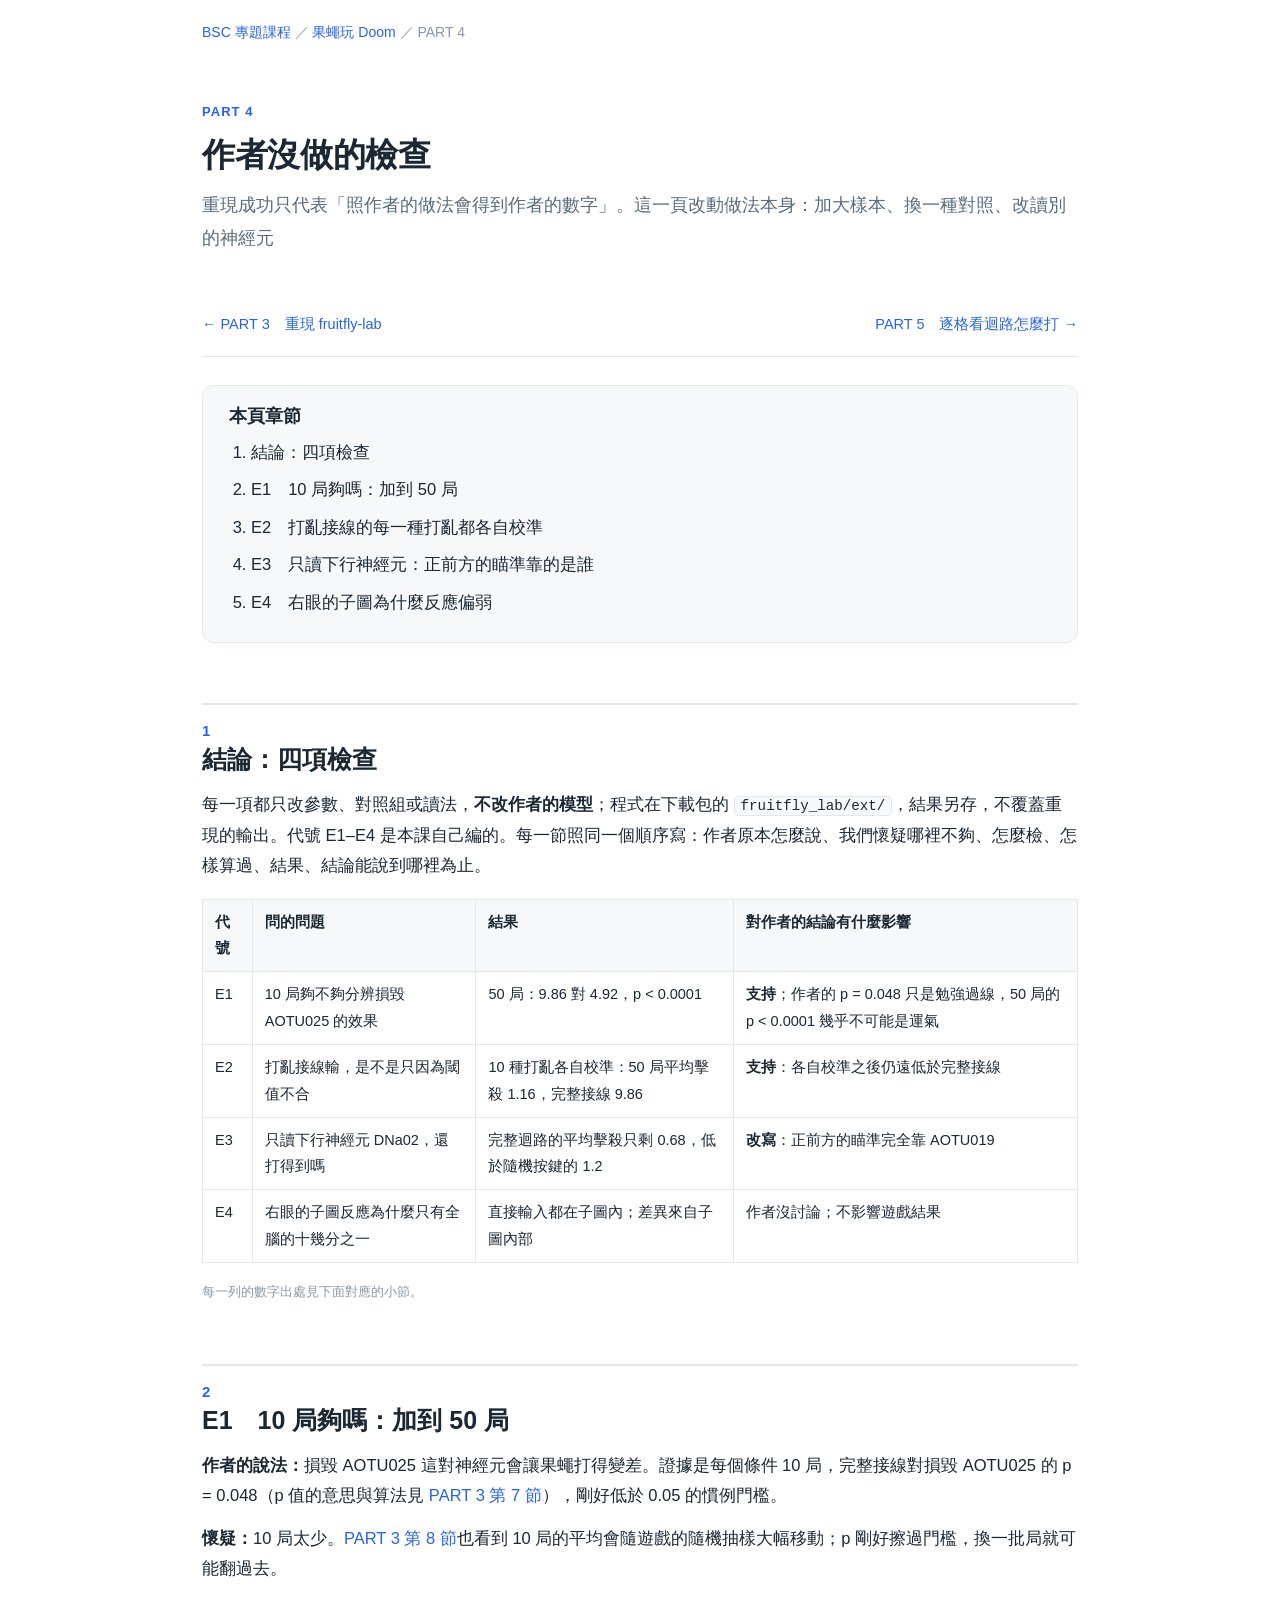
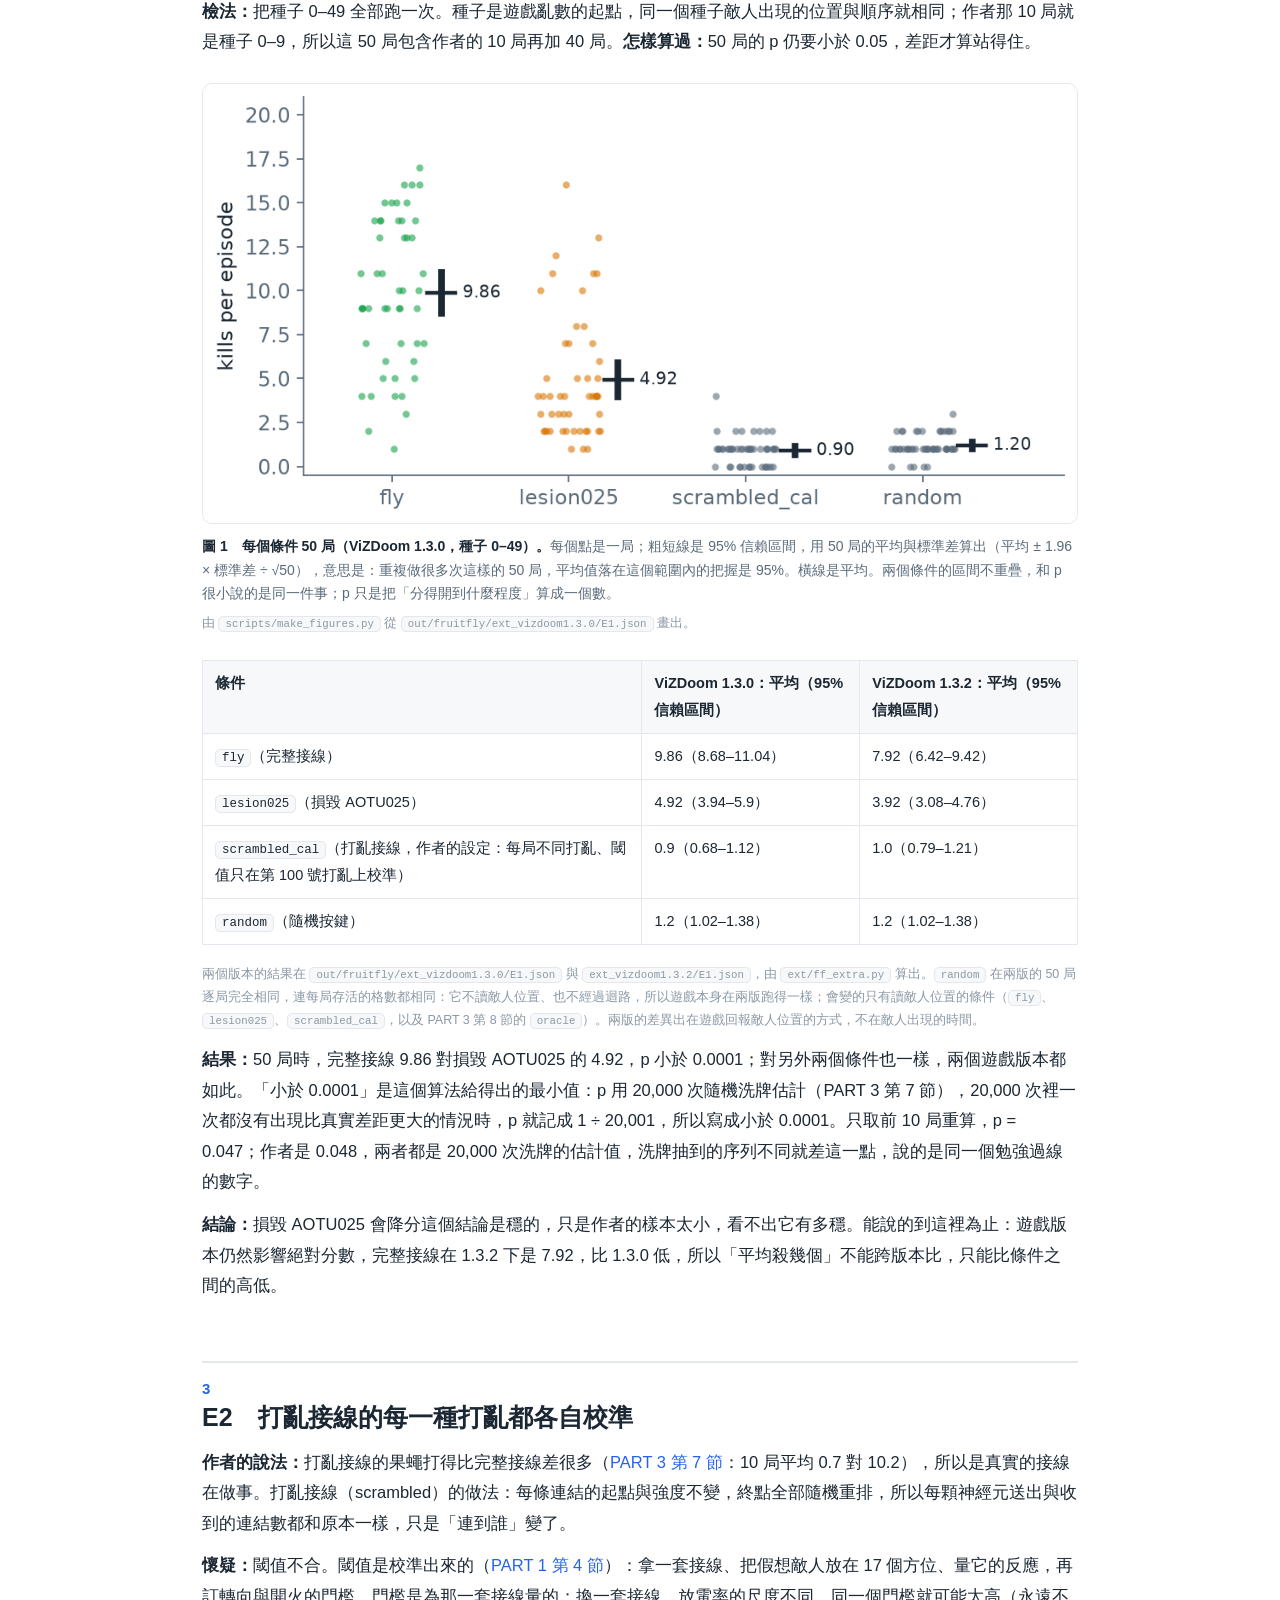
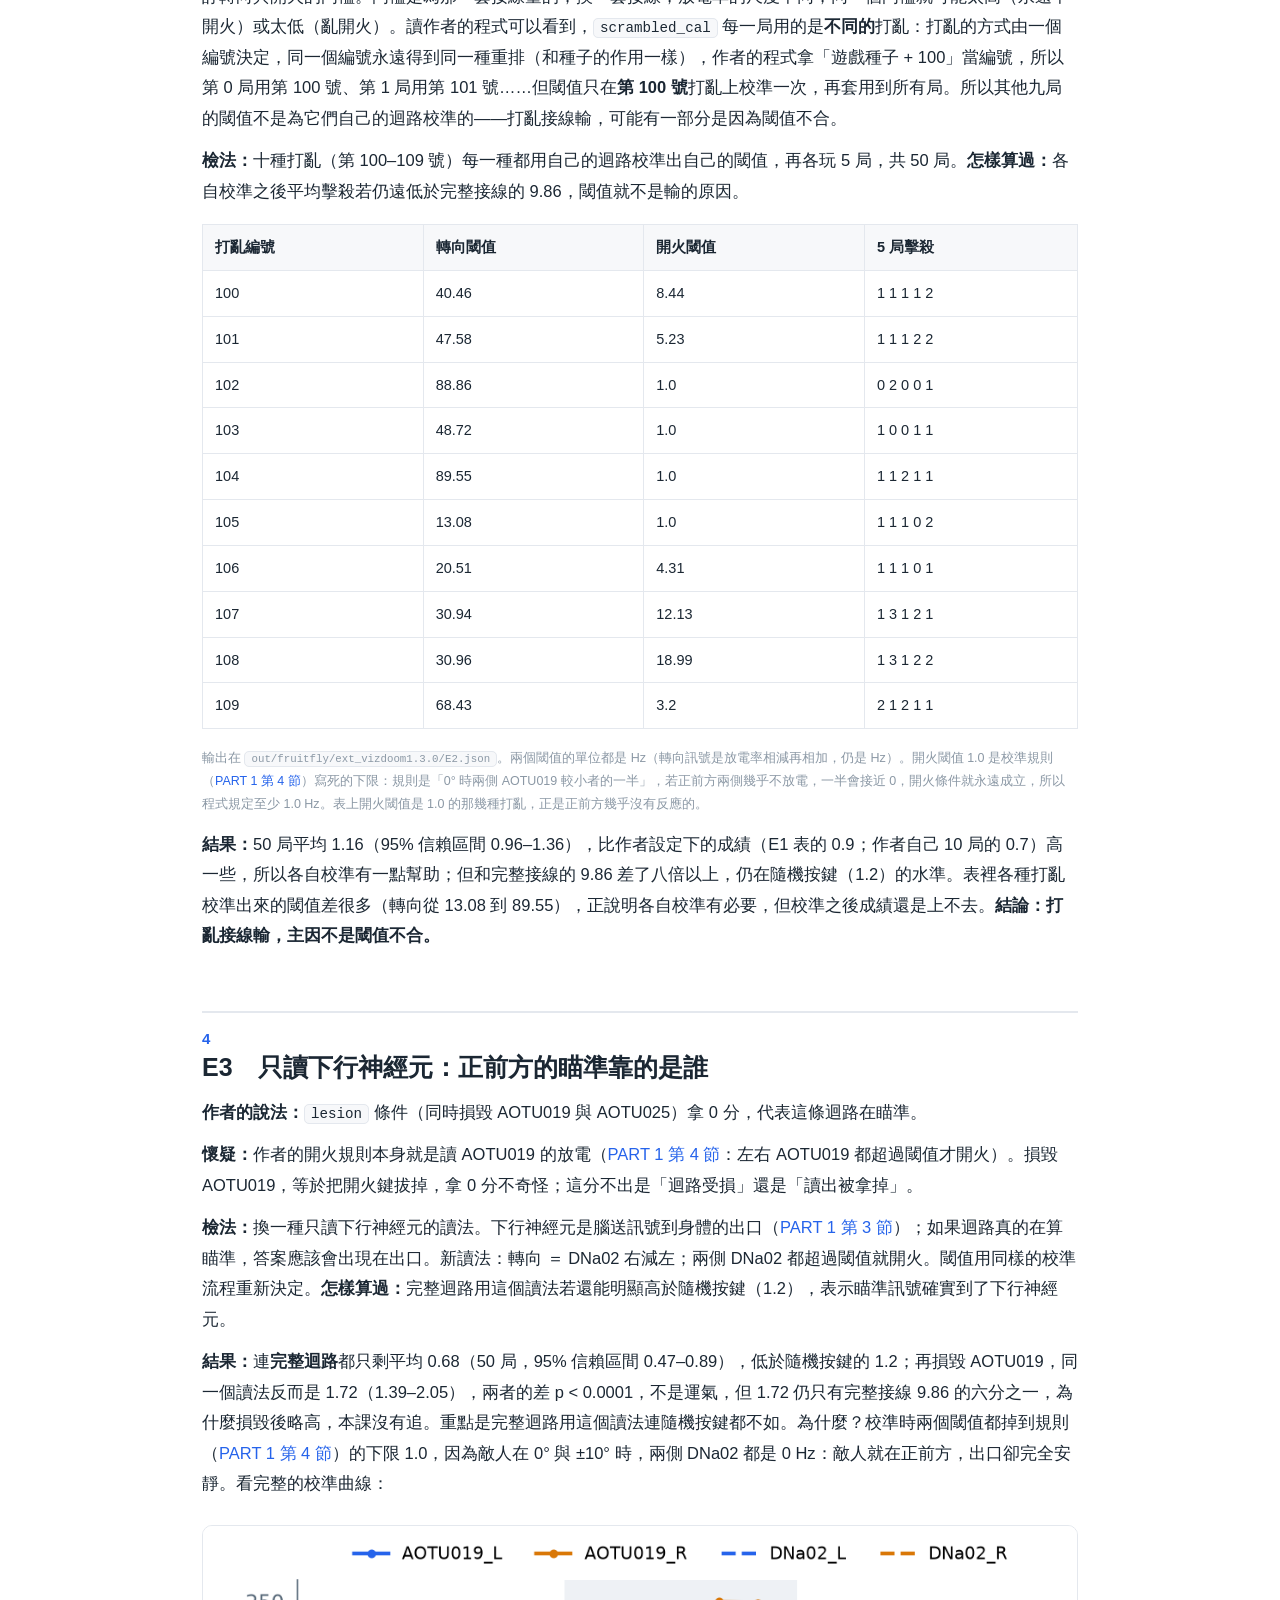
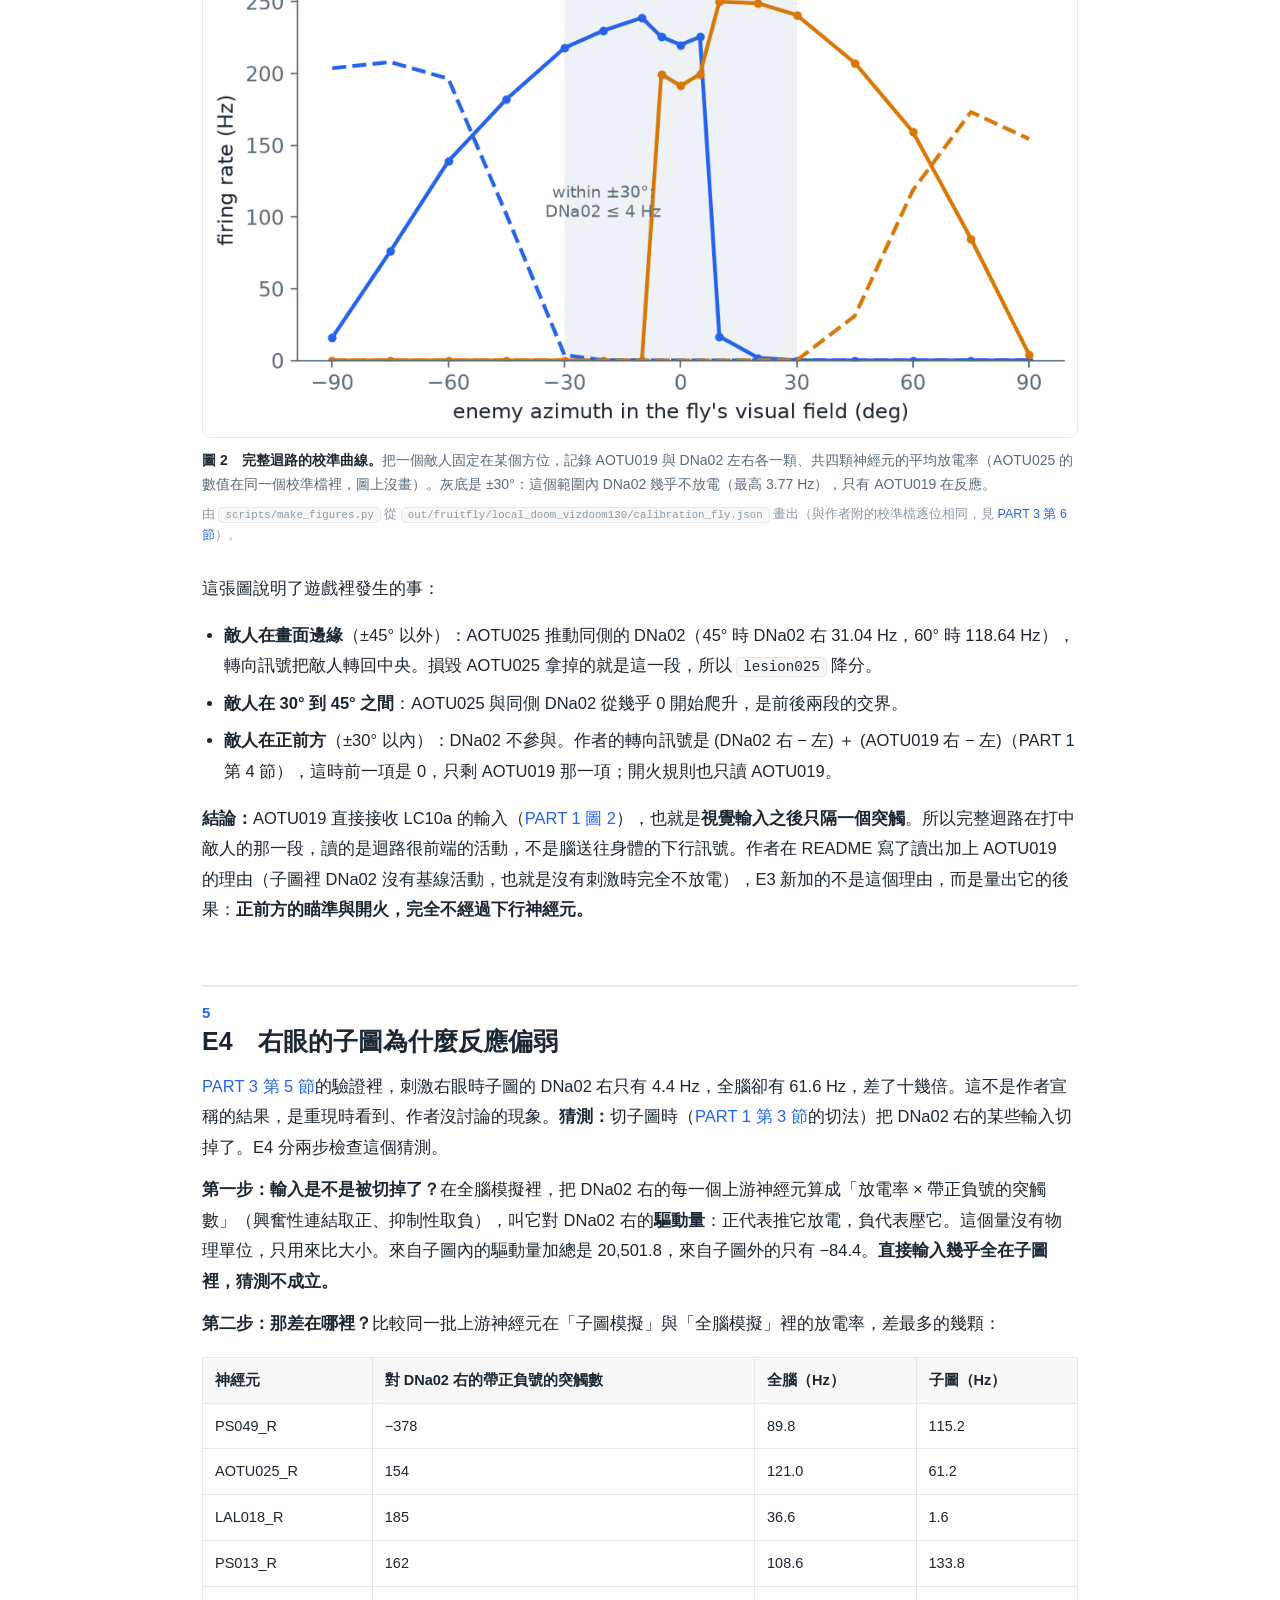
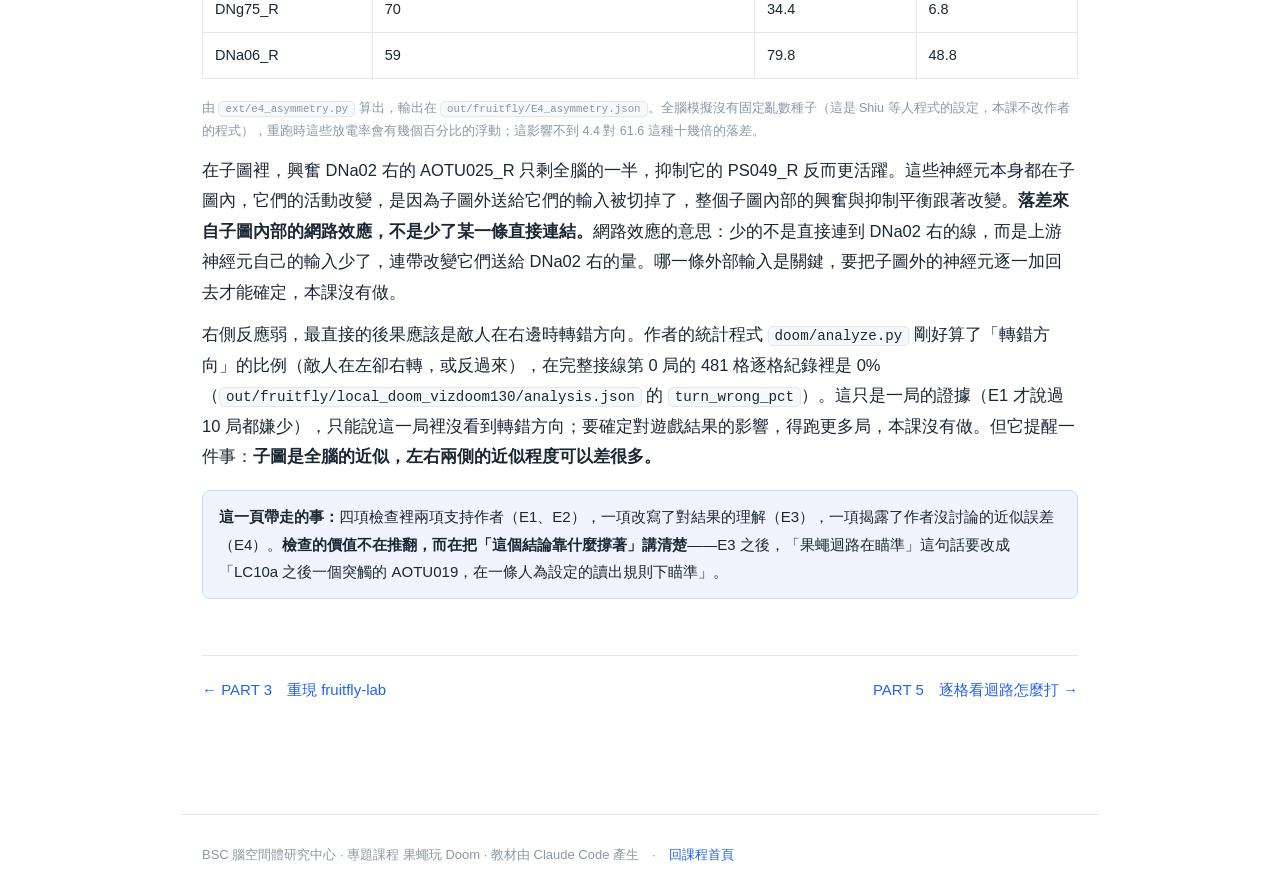
<file: part4-checks.html>
<!doctype html>
<html lang="zh-Hant">
<head>
<meta charset="utf-8">
<meta name="viewport" content="width=device-width, initial-scale=1">
<title>PART 4 作者沒做的檢查｜果蠅玩 Doom</title>
<link rel="stylesheet" href="assets/flysimu.css">
</head>
<body>
<div class="crumb"><a href="https://marginli.github.io/bsc-topics/">BSC 專題課程</a> ／ <a href="index.html">果蠅玩 Doom</a> ／ PART 4</div>
<header class="hero">
  <p class="eyebrow">PART 4</p>
  <h1>作者沒做的檢查</h1>
  <p class="subtitle">重現成功只代表「照作者的做法會得到作者的數字」。這一頁改動做法本身：加大樣本、換一種對照、改讀別的神經元</p>
</header>

<div class="wrap">

  <div class="pager top">
    <a href="part3-fruitfly.html">← PART 3　重現 fruitfly-lab</a>
    <a href="part5-demo.html">PART 5　逐格看迴路怎麼打 →</a>
  </div>

  <nav class="toc">
    <h2>本頁章節</h2>
    <ol>
      <li><a href="#s1">結論：四項檢查</a></li>
      <li><a href="#s2">E1　10 局夠嗎：加到 50 局</a></li>
      <li><a href="#s3">E2　打亂接線的每一種打亂都各自校準</a></li>
      <li><a href="#s4">E3　只讀下行神經元：正前方的瞄準靠的是誰</a></li>
      <li><a href="#s5">E4　右眼的子圖為什麼反應偏弱</a></li>
    </ol>
  </nav>

  <!-- ══════════════════════════════════════════════════════ -->
  <h2 id="s1"><span class="pt">1</span>結論：四項檢查</h2>

  <p>每一項都只改參數、對照組或讀法，<b>不改作者的模型</b>；程式在下載包的 <code>fruitfly_lab/ext/</code>，結果另存，不覆蓋重現的輸出。代號 E1–E4 是本課自己編的。每一節照同一個順序寫：作者原本怎麼說、我們懷疑哪裡不夠、怎麼檢、怎樣算過、結果、結論能說到哪裡為止。</p>

  <div class="tblwrap">
  <table>
    <tr><th>代號</th><th>問的問題</th><th>結果</th><th>對作者的結論有什麼影響</th></tr>
    <tr><td>E1</td><td>10 局夠不夠分辨損毀 AOTU025 的效果</td><td>50 局：9.86 對 4.92，p &lt; 0.0001</td><td><b>支持</b>；作者的 p = 0.048 只是勉強過線，50 局的 p &lt; 0.0001 幾乎不可能是運氣</td></tr>
    <tr><td>E2</td><td>打亂接線輸，是不是只因為閾值不合</td><td>10 種打亂各自校準：50 局平均擊殺 1.16，完整接線 9.86</td><td><b>支持</b>：各自校準之後仍遠低於完整接線</td></tr>
    <tr><td>E3</td><td>只讀下行神經元 DNa02，還打得到嗎</td><td>完整迴路的平均擊殺只剩 0.68，低於隨機按鍵的 1.2</td><td><b>改寫</b>：正前方的瞄準完全靠 AOTU019</td></tr>
    <tr><td>E4</td><td>右眼的子圖反應為什麼只有全腦的十幾分之一</td><td>直接輸入都在子圖內；差異來自子圖內部</td><td>作者沒討論；不影響遊戲結果</td></tr>
  </table>
  </div>

  <p class="figsrc">每一列的數字出處見下面對應的小節。</p>

  <!-- ══════════════════════════════════════════════════════ -->
  <h2 id="s2"><span class="pt">2</span>E1　10 局夠嗎：加到 50 局</h2>

  <p><b>作者的說法：</b>損毀 AOTU025 這對神經元會讓果蠅打得變差。證據是每個條件 10 局，完整接線對損毀 AOTU025 的 p = 0.048（p 值的意思與算法見 <a href="part3-fruitfly.html#s7">PART 3 第 7 節</a>），剛好低於 0.05 的慣例門檻。</p>

  <p><b>懷疑：</b>10 局太少。<a href="part3-fruitfly.html#s8">PART 3 第 8 節</a>也看到 10 局的平均會隨遊戲的隨機抽樣大幅移動；p 剛好擦過門檻，換一批局就可能翻過去。</p>

  <p><b>檢法：</b>把種子 0–49 全部跑一次。種子是遊戲亂數的起點，同一個種子敵人出現的位置與順序就相同；作者那 10 局就是種子 0–9，所以這 50 局包含作者的 10 局再加 40 局。<b>怎樣算過：</b>50 局的 p 仍要小於 0.05，差距才算站得住。</p>

  <figure class="fig">
    <img src="assets/p5-n50.png" alt="四個條件各 50 局的擊殺數散點圖，加上平均與 95% 信賴區間。完整接線平均 9.86，損毀 AOTU025 平均 4.92，打亂接線（作者校準）0.90，隨機按鍵 1.20。">
    <figcaption><b>圖 1　每個條件 50 局（ViZDoom 1.3.0，種子 0–49）。</b>每個點是一局；粗短線是 95% 信賴區間，用 50 局的平均與標準差算出（平均 ± 1.96 × 標準差 ÷ √50），意思是：重複做很多次這樣的 50 局，平均值落在這個範圍內的把握是 95%。橫線是平均。兩個條件的區間不重疊，和 p 很小說的是同一件事；p 只是把「分得開到什麼程度」算成一個數。
    <span class="figsrc">由 <code>scripts/make_figures.py</code> 從 <code>out/fruitfly/ext_vizdoom1.3.0/E1.json</code> 畫出。</span></figcaption>
  </figure>

  <div class="tblwrap">
  <table>
    <tr><th>條件</th><th>ViZDoom 1.3.0：平均（95% 信賴區間）</th><th>ViZDoom 1.3.2：平均（95% 信賴區間）</th></tr>
    <tr><td><code>fly</code>（完整接線）</td><td>9.86（8.68–11.04）</td><td>7.92（6.42–9.42）</td></tr>
    <tr><td><code>lesion025</code>（損毀 AOTU025）</td><td>4.92（3.94–5.9）</td><td>3.92（3.08–4.76）</td></tr>
    <tr><td><code>scrambled_cal</code>（打亂接線，作者的設定：每局不同打亂、閾值只在第 100 號打亂上校準）</td><td>0.9（0.68–1.12）</td><td>1.0（0.79–1.21）</td></tr>
    <tr><td><code>random</code>（隨機按鍵）</td><td>1.2（1.02–1.38）</td><td>1.2（1.02–1.38）</td></tr>
  </table>
  </div>
  <p class="figsrc">兩個版本的結果在 <code>out/fruitfly/ext_vizdoom1.3.0/E1.json</code> 與 <code>ext_vizdoom1.3.2/E1.json</code>，由 <code>ext/ff_extra.py</code> 算出。<code>random</code> 在兩版的 50 局逐局完全相同，連每局存活的格數都相同：它不讀敵人位置、也不經過迴路，所以遊戲本身在兩版跑得一樣；會變的只有讀敵人位置的條件（<code>fly</code>、<code>lesion025</code>、<code>scrambled_cal</code>，以及 PART 3 第 8 節的 <code>oracle</code>）。兩版的差異出在遊戲回報敵人位置的方式，不在敵人出現的時間。</p>

  <p><b>結果：</b>50 局時，完整接線 9.86 對損毀 AOTU025 的 4.92，p 小於 0.0001；對另外兩個條件也一樣，兩個遊戲版本都如此。「小於 0.0001」是這個算法給得出的最小值：p 用 20,000 次隨機洗牌估計（PART 3 第 7 節），20,000 次裡一次都沒有出現比真實差距更大的情況時，p 就記成 1 ÷ 20,001，所以寫成小於 0.0001。只取前 10 局重算，p = 0.047；作者是 0.048，兩者都是 20,000 次洗牌的估計值，洗牌抽到的序列不同就差這一點，說的是同一個勉強過線的數字。</p>

  <p><b>結論：</b>損毀 AOTU025 會降分這個結論是穩的，只是作者的樣本太小，看不出它有多穩。能說的到這裡為止：遊戲版本仍然影響絕對分數，完整接線在 1.3.2 下是 7.92，比 1.3.0 低，所以「平均殺幾個」不能跨版本比，只能比條件之間的高低。</p>

  <!-- ══════════════════════════════════════════════════════ -->
  <h2 id="s3"><span class="pt">3</span>E2　打亂接線的每一種打亂都各自校準</h2>

  <p><b>作者的說法：</b>打亂接線的果蠅打得比完整接線差很多（<a href="part3-fruitfly.html#s7">PART 3 第 7 節</a>：10 局平均 0.7 對 10.2），所以是真實的接線在做事。打亂接線（scrambled）的做法：每條連結的起點與強度不變，終點全部隨機重排，所以每顆神經元送出與收到的連結數都和原本一樣，只是「連到誰」變了。</p>

  <p><b>懷疑：</b>閾值不合。閾值是校準出來的（<a href="part1-what.html#s4">PART 1 第 4 節</a>）：拿一套接線、把假想敵人放在 17 個方位、量它的反應，再訂轉向與開火的門檻。門檻是為那一套接線量的；換一套接線，放電率的尺度不同，同一個門檻就可能太高（永遠不開火）或太低（亂開火）。讀作者的程式可以看到，<code>scrambled_cal</code> 每一局用的是<b>不同的</b>打亂：打亂的方式由一個編號決定，同一個編號永遠得到同一種重排（和種子的作用一樣），作者的程式拿「遊戲種子 + 100」當編號，所以第 0 局用第 100 號、第 1 局用第 101 號……但閾值只在<b>第 100 號</b>打亂上校準一次，再套用到所有局。所以其他九局的閾值不是為它們自己的迴路校準的——打亂接線輸，可能有一部分是因為閾值不合。</p>

  <p><b>檢法：</b>十種打亂（第 100–109 號）每一種都用自己的迴路校準出自己的閾值，再各玩 5 局，共 50 局。<b>怎樣算過：</b>各自校準之後平均擊殺若仍遠低於完整接線的 9.86，閾值就不是輸的原因。</p>

  <div class="tblwrap">
  <table>
    <tr><th>打亂編號</th><th>轉向閾值</th><th>開火閾值</th><th>5 局擊殺</th></tr>
    <tr><td>100</td><td>40.46</td><td>8.44</td><td>1 1 1 1 2</td></tr>
    <tr><td>101</td><td>47.58</td><td>5.23</td><td>1 1 1 2 2</td></tr>
    <tr><td>102</td><td>88.86</td><td>1.0</td><td>0 2 0 0 1</td></tr>
    <tr><td>103</td><td>48.72</td><td>1.0</td><td>1 0 0 1 1</td></tr>
    <tr><td>104</td><td>89.55</td><td>1.0</td><td>1 1 2 1 1</td></tr>
    <tr><td>105</td><td>13.08</td><td>1.0</td><td>1 1 1 0 2</td></tr>
    <tr><td>106</td><td>20.51</td><td>4.31</td><td>1 1 1 0 1</td></tr>
    <tr><td>107</td><td>30.94</td><td>12.13</td><td>1 3 1 2 1</td></tr>
    <tr><td>108</td><td>30.96</td><td>18.99</td><td>1 3 1 2 2</td></tr>
    <tr><td>109</td><td>68.43</td><td>3.2</td><td>2 1 2 1 1</td></tr>
  </table>
  </div>
  <p class="figsrc">輸出在 <code>out/fruitfly/ext_vizdoom1.3.0/E2.json</code>。兩個閾值的單位都是 Hz（轉向訊號是放電率相減再相加，仍是 Hz）。開火閾值 1.0 是校準規則（<a href="part1-what.html#s4">PART 1 第 4 節</a>）寫死的下限：規則是「0° 時兩側 AOTU019 較小者的一半」，若正前方兩側幾乎不放電，一半會接近 0，開火條件就永遠成立，所以程式規定至少 1.0 Hz。表上開火閾值是 1.0 的那幾種打亂，正是正前方幾乎沒有反應的。</p>

  <p><b>結果：</b>50 局平均 1.16（95% 信賴區間 0.96–1.36），比作者設定下的成績（E1 表的 0.9；作者自己 10 局的 0.7）高一些，所以各自校準有一點幫助；但和完整接線的 9.86 差了八倍以上，仍在隨機按鍵（1.2）的水準。表裡各種打亂校準出來的閾值差很多（轉向從 13.08 到 89.55），正說明各自校準有必要，但校準之後成績還是上不去。<b>結論：打亂接線輸，主因不是閾值不合。</b></p>

  <!-- ══════════════════════════════════════════════════════ -->
  <h2 id="s4"><span class="pt">4</span>E3　只讀下行神經元：正前方的瞄準靠的是誰</h2>

  <p><b>作者的說法：</b><code>lesion</code> 條件（同時損毀 AOTU019 與 AOTU025）拿 0 分，代表這條迴路在瞄準。</p>

  <p><b>懷疑：</b>作者的開火規則本身就是讀 AOTU019 的放電（<a href="part1-what.html#s4">PART 1 第 4 節</a>：左右 AOTU019 都超過閾值才開火）。損毀 AOTU019，等於把開火鍵拔掉，拿 0 分不奇怪；這分不出是「迴路受損」還是「讀出被拿掉」。</p>

  <p><b>檢法：</b>換一種只讀下行神經元的讀法。下行神經元是腦送訊號到身體的出口（<a href="part1-what.html#s3">PART 1 第 3 節</a>）；如果迴路真的在算瞄準，答案應該會出現在出口。新讀法：轉向 ＝ DNa02 右減左；兩側 DNa02 都超過閾值就開火。閾值用同樣的校準流程重新決定。<b>怎樣算過：</b>完整迴路用這個讀法若還能明顯高於隨機按鍵（1.2），表示瞄準訊號確實到了下行神經元。</p>

  <p><b>結果：</b>連<b>完整迴路</b>都只剩平均 0.68（50 局，95% 信賴區間 0.47–0.89），低於隨機按鍵的 1.2；再損毀 AOTU019，同一個讀法反而是 1.72（1.39–2.05），兩者的差 p &lt; 0.0001，不是運氣，但 1.72 仍只有完整接線 9.86 的六分之一，為什麼損毀後略高，本課沒有追。重點是完整迴路用這個讀法連隨機按鍵都不如。為什麼？校準時兩個閾值都掉到規則（<a href="part1-what.html#s4">PART 1 第 4 節</a>）的下限 1.0，因為敵人在 0° 與 ±10° 時，兩側 DNa02 都是 0 Hz：敵人就在正前方，出口卻完全安靜。看完整的校準曲線：</p>

  <figure class="fig">
    <img src="assets/p5-tuning.png" alt="校準曲線：橫軸是敵人在果蠅視野中的方位角，從 −90 到 +90 度；縱軸是放電率。AOTU019 左在 −30 到 +5 度之間約 220 到 240 Hz，AOTU019 右在 −5 到 +30 度之間約 190 到 250 Hz。DNa02 左只在 −45 度以外放電（約 100 到 208 Hz），DNa02 右只在 +45 度以外放電（31 到 173 Hz）。±30 度之內兩側 DNa02 都不超過 4 Hz。">
    <figcaption><b>圖 2　完整迴路的校準曲線。</b>把一個敵人固定在某個方位，記錄 AOTU019 與 DNa02 左右各一顆、共四顆神經元的平均放電率（AOTU025 的數值在同一個校準檔裡，圖上沒畫）。灰底是 ±30°：這個範圍內 DNa02 幾乎不放電（最高 3.77 Hz），只有 AOTU019 在反應。
    <span class="figsrc">由 <code>scripts/make_figures.py</code> 從 <code>out/fruitfly/local_doom_vizdoom130/calibration_fly.json</code> 畫出（與作者附的校準檔逐位相同，見 <a href="part3-fruitfly.html#s6">PART 3 第 6 節</a>）。</span></figcaption>
  </figure>

  <p>這張圖說明了遊戲裡發生的事：</p>
  <ul>
    <li><b>敵人在畫面邊緣</b>（±45° 以外）：AOTU025 推動同側的 DNa02（45° 時 DNa02 右 31.04 Hz，60° 時 118.64 Hz），轉向訊號把敵人轉回中央。損毀 AOTU025 拿掉的就是這一段，所以 <code>lesion025</code> 降分。</li>
    <li><b>敵人在 30° 到 45° 之間</b>：AOTU025 與同側 DNa02 從幾乎 0 開始爬升，是前後兩段的交界。</li>
    <li><b>敵人在正前方</b>（±30° 以內）：DNa02 不參與。作者的轉向訊號是 (DNa02 右 − 左) ＋ (AOTU019 右 − 左)（PART 1 第 4 節），這時前一項是 0，只剩 AOTU019 那一項；開火規則也只讀 AOTU019。</li>
  </ul>

  <p><b>結論：</b>AOTU019 直接接收 LC10a 的輸入（<a href="part1-what.html#s3">PART 1 圖 2</a>），也就是<b>視覺輸入之後只隔一個突觸</b>。所以完整迴路在打中敵人的那一段，讀的是迴路很前端的活動，不是腦送往身體的下行訊號。作者在 README 寫了讀出加上 AOTU019 的理由（子圖裡 DNa02 沒有基線活動，也就是沒有刺激時完全不放電），E3 新加的不是這個理由，而是量出它的後果：<b>正前方的瞄準與開火，完全不經過下行神經元。</b></p>

  <!-- ══════════════════════════════════════════════════════ -->
  <h2 id="s5"><span class="pt">5</span>E4　右眼的子圖為什麼反應偏弱</h2>

  <p><a href="part3-fruitfly.html#s5">PART 3 第 5 節</a>的驗證裡，刺激右眼時子圖的 DNa02 右只有 4.4 Hz，全腦卻有 61.6 Hz，差了十幾倍。這不是作者宣稱的結果，是重現時看到、作者沒討論的現象。<b>猜測：</b>切子圖時（<a href="part1-what.html#s3">PART 1 第 3 節</a>的切法）把 DNa02 右的某些輸入切掉了。E4 分兩步檢查這個猜測。</p>

  <p><b>第一步：輸入是不是被切掉了？</b>在全腦模擬裡，把 DNa02 右的每一個上游神經元算成「放電率 × 帶正負號的突觸數」（興奮性連結取正、抑制性取負），叫它對 DNa02 右的<b>驅動量</b>：正代表推它放電，負代表壓它。這個量沒有物理單位，只用來比大小。來自子圖內的驅動量加總是 20,501.8，來自子圖外的只有 −84.4。<b>直接輸入幾乎全在子圖裡，猜測不成立。</b></p>

  <p><b>第二步：那差在哪裡？</b>比較同一批上游神經元在「子圖模擬」與「全腦模擬」裡的放電率，差最多的幾顆：</p>

  <div class="tblwrap">
  <table>
    <tr><th>神經元</th><th>對 DNa02 右的帶正負號的突觸數</th><th>全腦（Hz）</th><th>子圖（Hz）</th></tr>
    <tr><td>PS049_R</td><td>−378</td><td>89.8</td><td>115.2</td></tr>
    <tr><td>AOTU025_R</td><td>154</td><td>121.0</td><td>61.2</td></tr>
    <tr><td>LAL018_R</td><td>185</td><td>36.6</td><td>1.6</td></tr>
    <tr><td>PS013_R</td><td>162</td><td>108.6</td><td>133.8</td></tr>
    <tr><td>DNg75_R</td><td>70</td><td>34.4</td><td>6.8</td></tr>
    <tr><td>DNa06_R</td><td>59</td><td>79.8</td><td>48.8</td></tr>
  </table>
  </div>
  <p class="figsrc">由 <code>ext/e4_asymmetry.py</code> 算出，輸出在 <code>out/fruitfly/E4_asymmetry.json</code>。全腦模擬沒有固定亂數種子（這是 Shiu 等人程式的設定，本課不改作者的程式），重跑時這些放電率會有幾個百分比的浮動；這影響不到 4.4 對 61.6 這種十幾倍的落差。</p>

  <p>在子圖裡，興奮 DNa02 右的 AOTU025_R 只剩全腦的一半，抑制它的 PS049_R 反而更活躍。這些神經元本身都在子圖內，它們的活動改變，是因為子圖外送給它們的輸入被切掉了，整個子圖內部的興奮與抑制平衡跟著改變。<b>落差來自子圖內部的網路效應，不是少了某一條直接連結。</b>網路效應的意思：少的不是直接連到 DNa02 右的線，而是上游神經元自己的輸入少了，連帶改變它們送給 DNa02 右的量。哪一條外部輸入是關鍵，要把子圖外的神經元逐一加回去才能確定，本課沒有做。</p>

  <p>右側反應弱，最直接的後果應該是敵人在右邊時轉錯方向。作者的統計程式 <code>doom/analyze.py</code> 剛好算了「轉錯方向」的比例（敵人在左卻右轉，或反過來），在完整接線第 0 局的 481 格逐格紀錄裡是 0%（<code>out/fruitfly/local_doom_vizdoom130/analysis.json</code> 的 <code>turn_wrong_pct</code>）。這只是一局的證據（E1 才說過 10 局都嫌少），只能說這一局裡沒看到轉錯方向；要確定對遊戲結果的影響，得跑更多局，本課沒有做。但它提醒一件事：<b>子圖是全腦的近似，左右兩側的近似程度可以差很多。</b></p>

  <div class="note"><b>這一頁帶走的事：</b>四項檢查裡兩項支持作者（E1、E2），一項改寫了對結果的理解（E3），一項揭露了作者沒討論的近似誤差（E4）。<b>檢查的價值不在推翻，而在把「這個結論靠什麼撐著」講清楚</b>——E3 之後，「果蠅迴路在瞄準」這句話要改成「LC10a 之後一個突觸的 AOTU019，在一條人為設定的讀出規則下瞄準」。</div>

  <div class="pager">
    <a href="part3-fruitfly.html">← PART 3　重現 fruitfly-lab</a>
    <a href="part5-demo.html">PART 5　逐格看迴路怎麼打 →</a>
  </div>

</div>
<div class="foot">BSC 腦空間體研究中心 · 專題課程 果蠅玩 Doom · 教材由 Claude Code 產生　·　<a href="index.html">回課程首頁</a></div>
</body>
</html>
</file>
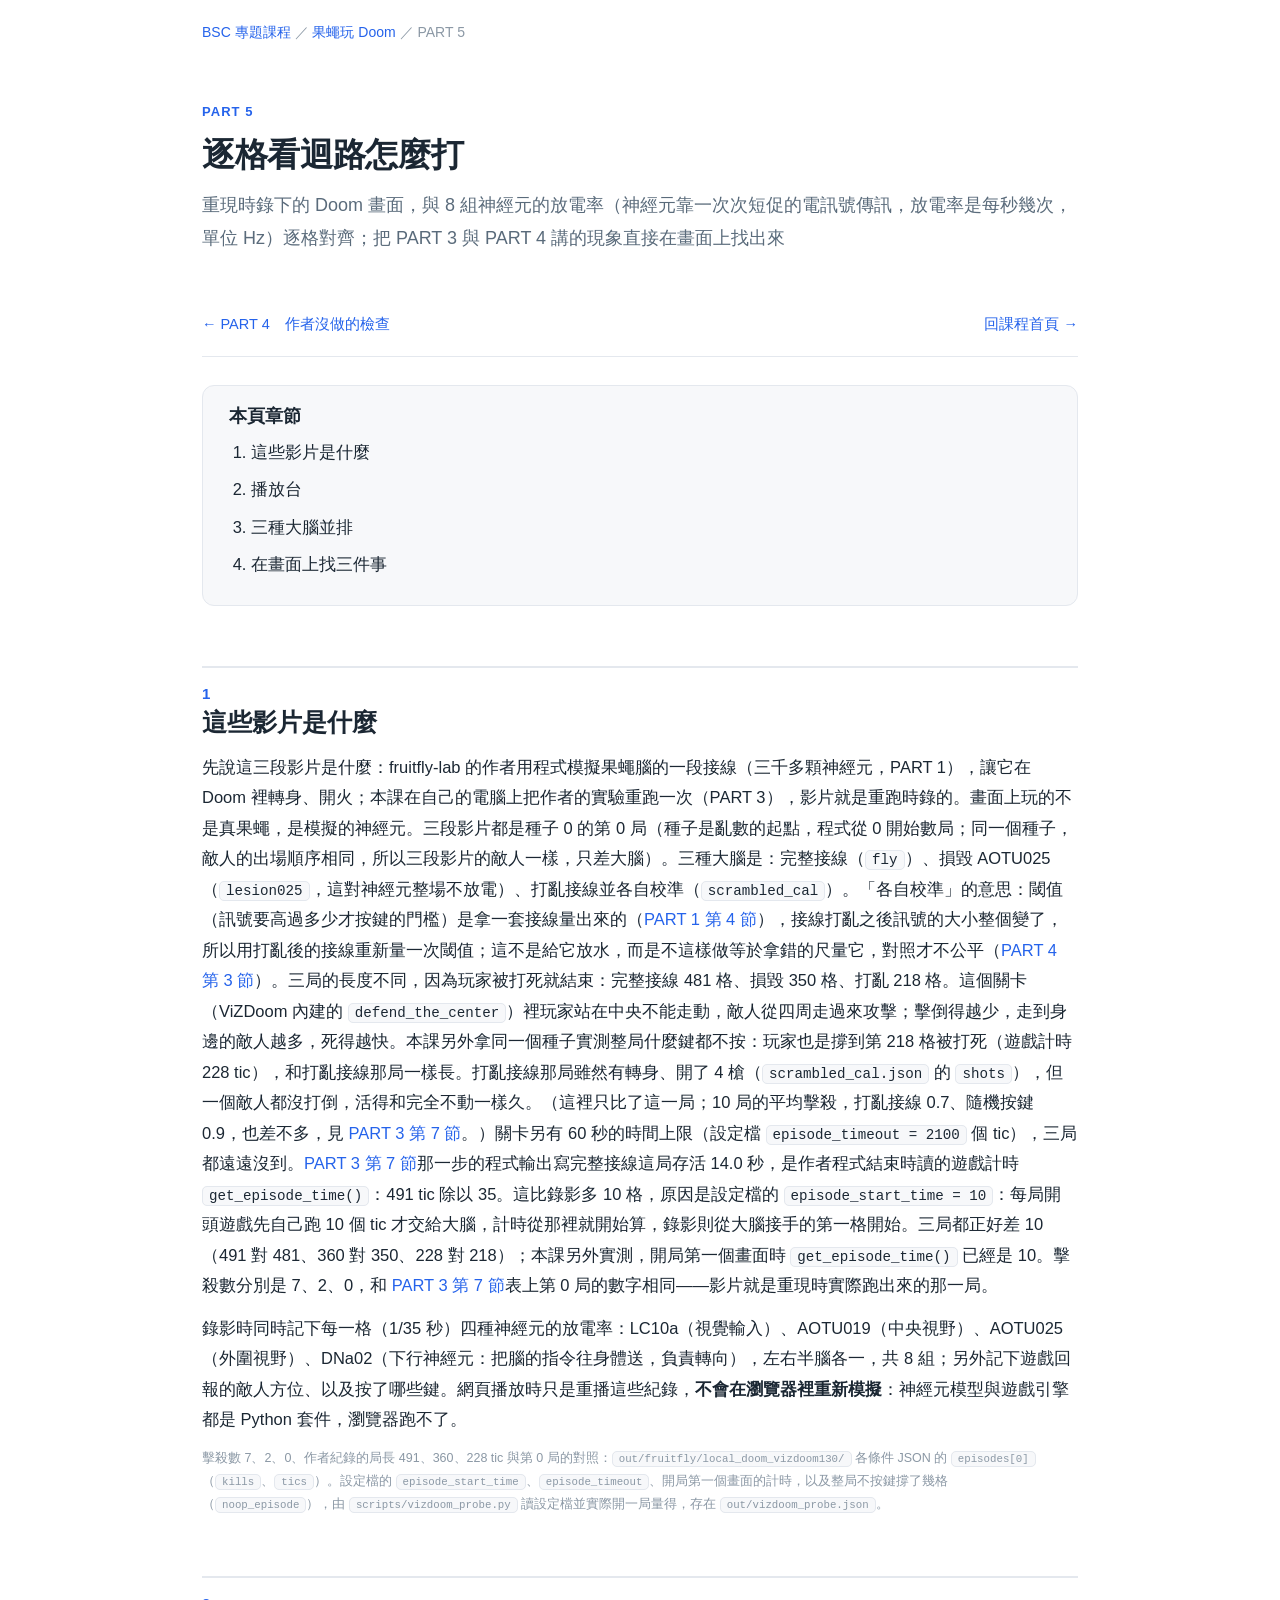
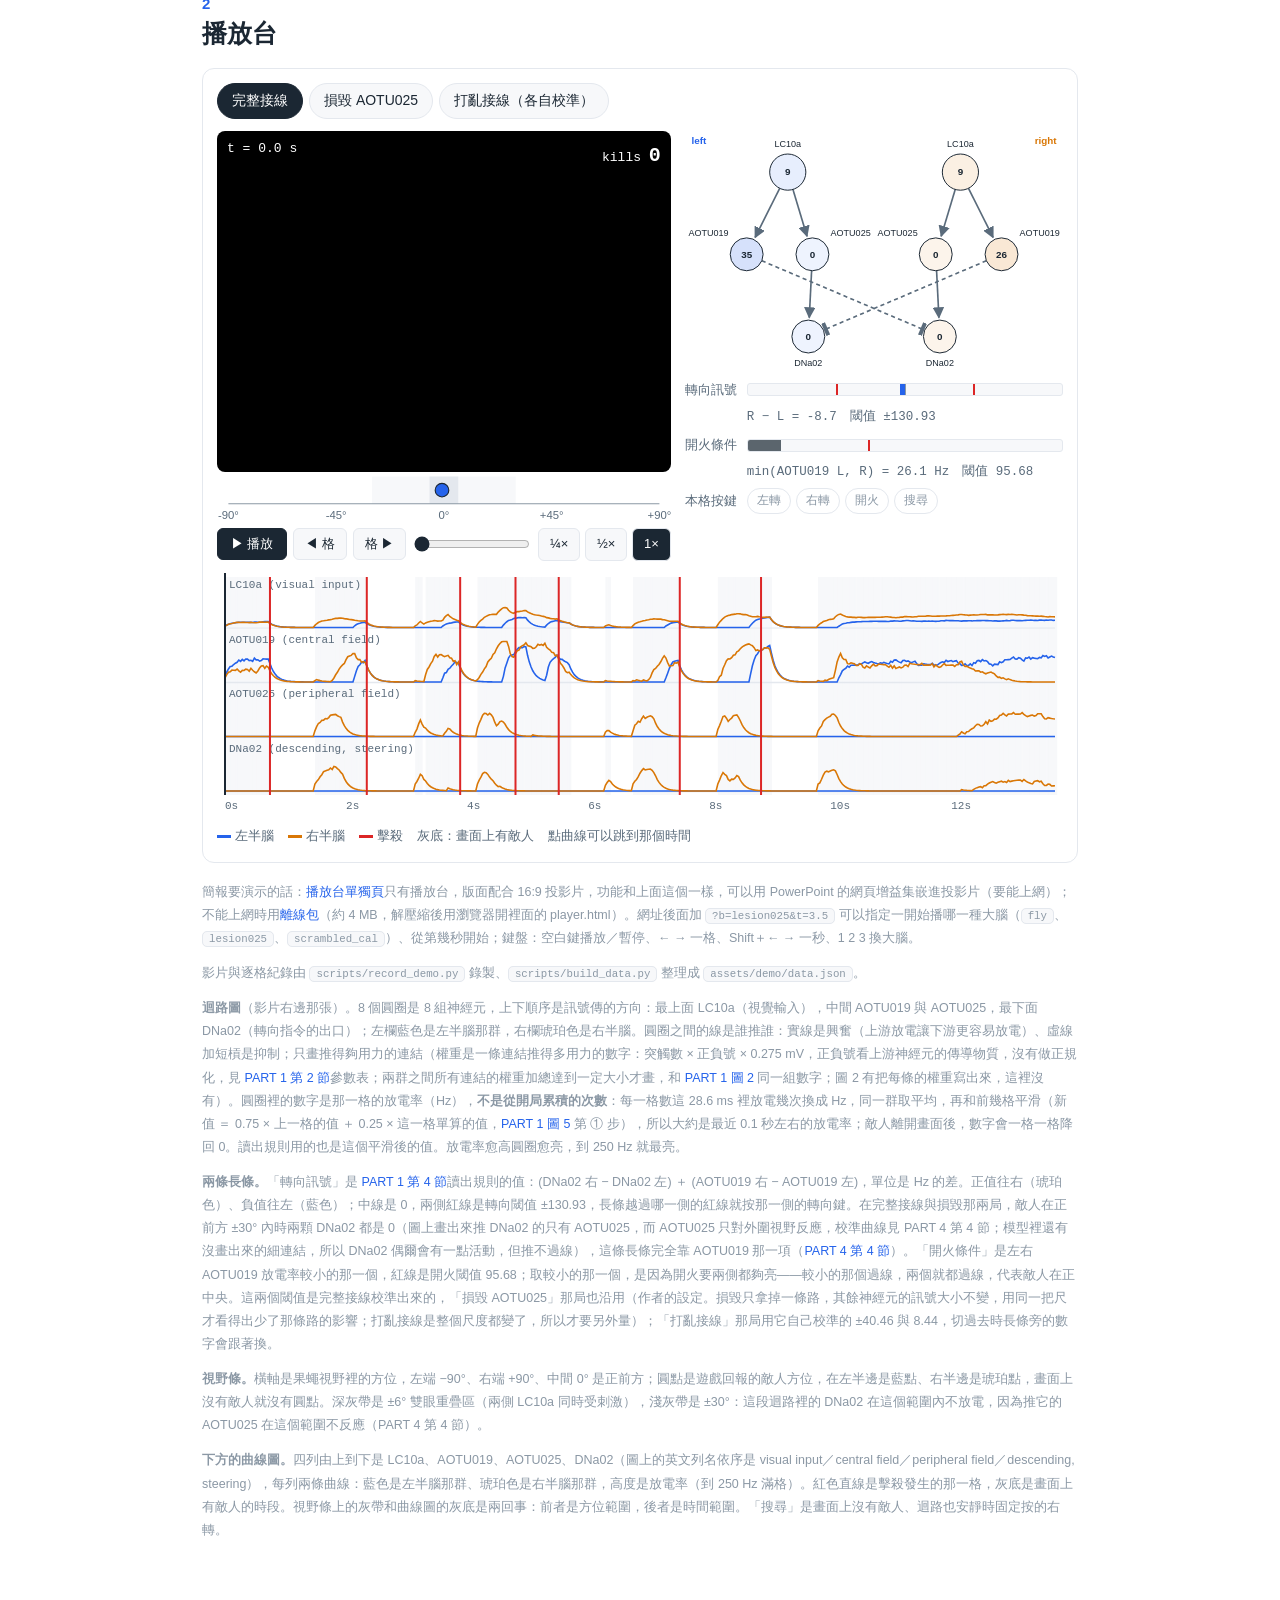
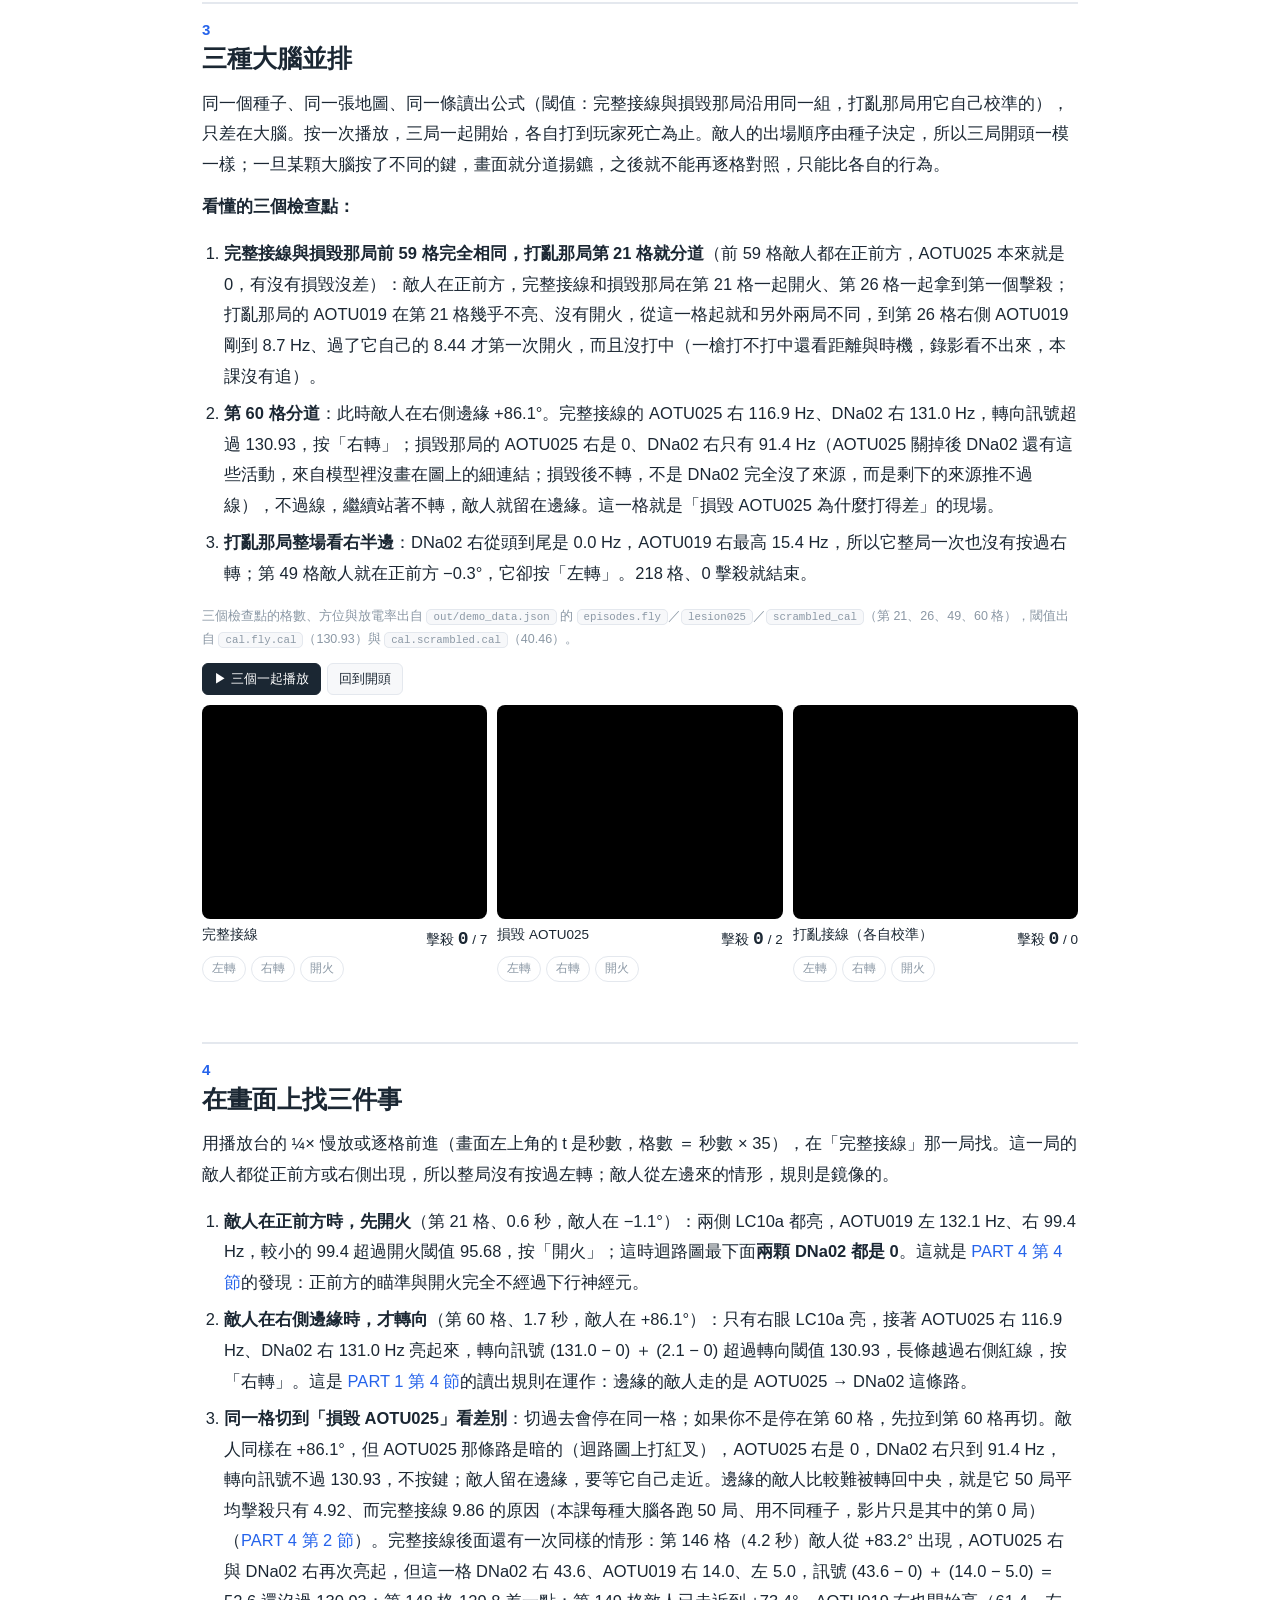
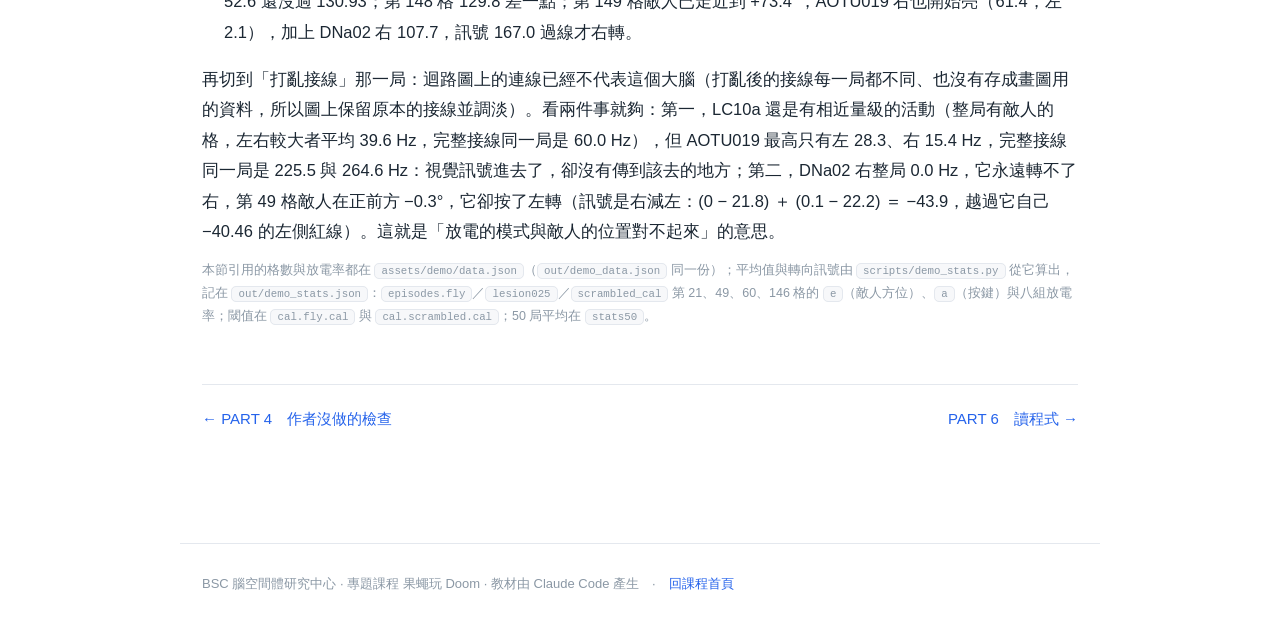
<file: part5-demo.html>
<!doctype html>
<html lang="zh-Hant">
<head>
<meta charset="utf-8">
<meta name="viewport" content="width=device-width, initial-scale=1">
<title>PART 5 逐格看迴路怎麼打｜果蠅玩 Doom</title>
<link rel="stylesheet" href="assets/flysimu.css">
<style>
/* 播放台：只在這一頁用，顏色一律取 flysimu.css 的變數（左半腦 --blue、右半腦 --amber、擊殺 --red） */
.rig{border:1px solid var(--border);border-radius:var(--radius);padding:14px;background:var(--bg);display:flex;flex-direction:column;gap:12px;margin:18px 0}
.tabs{display:flex;flex-wrap:wrap;gap:6px}
.tab{font:inherit;font-size:14px;border:1px solid var(--border);background:var(--panel);color:var(--ink);padding:4px 14px;border-radius:999px;cursor:pointer}
.tab[aria-selected="true"]{background:var(--ink);color:#fff;border-color:var(--ink)}
.tab:focus-visible,.pbtn:focus-visible{outline:2px solid var(--accent);outline-offset:2px}
.stage{display:grid;grid-template-columns:minmax(0,1.2fr) minmax(0,1fr);gap:14px}
@media (max-width:800px){.stage{grid-template-columns:minmax(0,1fr)}}
.vbox{position:relative;background:#000;border-radius:8px;overflow:hidden;aspect-ratio:4/3;max-width:100%}
.vbox video{width:100%;height:100%;display:block;image-rendering:pixelated}
.hud{position:absolute;left:10px;top:6px;right:10px;display:flex;justify-content:space-between;font-family:Menlo,Consolas,monospace;font-size:13px;color:#fff;text-shadow:0 1px 2px #000;pointer-events:none}
.hud b{font-size:20px}
.ctl{display:flex;flex-wrap:wrap;align-items:center;gap:6px;margin-top:6px}
.pbtn{font:inherit;font-size:13px;border:1px solid var(--border);background:var(--panel);color:var(--ink);padding:3px 11px;border-radius:6px;cursor:pointer}
.pbtn.main{background:var(--ink);color:#fff;border-color:var(--ink);min-width:70px}
.pbtn[aria-pressed="true"]{background:var(--ink);color:#fff}
.ctl input[type=range]{flex:1;min-width:110px;accent-color:var(--ink)}
.brain svg,.fv svg{width:100%;height:auto;display:block}
.readout{display:grid;grid-template-columns:auto minmax(0,1fr);gap:4px 10px;align-items:center;font-size:13px}
.readout .lab{color:var(--soft)}
.meter{position:relative;height:13px;background:var(--panel);border:1px solid var(--border);border-radius:3px;overflow:hidden}
.meter .fill{position:absolute;top:0;bottom:0}
.meter .th{position:absolute;top:-2px;bottom:-2px;width:2px;background:var(--red)}
.meter .mid{position:absolute;top:0;bottom:0;left:50%;width:1px;background:var(--faint)}
.mono{font-family:Menlo,Consolas,monospace;font-variant-numeric:tabular-nums;font-size:12.5px;color:var(--soft)}
.chips{display:flex;gap:5px;flex-wrap:wrap}
.chip{font-family:Menlo,Consolas,monospace;font-size:12px;padding:1px 9px;border-radius:999px;border:1px solid var(--border);color:var(--faint)}
.chip.on{color:#fff;border-color:transparent}
.chip.on.l{background:var(--blue)} .chip.on.r{background:var(--amber)} .chip.on.f{background:var(--red)} .chip.on.s{background:var(--soft)}
.tl canvas{width:100%;height:240px;display:block;cursor:pointer}
.legend{display:flex;gap:14px;flex-wrap:wrap;font-size:12.5px;color:var(--soft)}
.sw{display:inline-block;width:14px;height:3px;vertical-align:middle;margin-right:4px}
.trio{display:grid;grid-template-columns:repeat(3,minmax(0,1fr));gap:10px;margin-top:10px}
@media (max-width:720px){.trio{grid-template-columns:minmax(0,1fr)}}
.cell .cap{display:flex;justify-content:space-between;gap:8px;font-size:13.5px;margin-top:4px}
.cell .big{font-family:Menlo,Consolas,monospace;font-size:18px;font-weight:700}
</style>
</head>
<body>
<div class="crumb"><a href="https://marginli.github.io/bsc-topics/">BSC 專題課程</a> ／ <a href="index.html">果蠅玩 Doom</a> ／ PART 5</div>
<header class="hero">
  <p class="eyebrow">PART 5</p>
  <h1>逐格看迴路怎麼打</h1>
  <p class="subtitle">重現時錄下的 Doom 畫面，與 8 組神經元的放電率（神經元靠一次次短促的電訊號傳訊，放電率是每秒幾次，單位 Hz）逐格對齊；把 PART 3 與 PART 4 講的現象直接在畫面上找出來</p>
</header>

<div class="wrap">

  <div class="pager top">
    <a href="part4-checks.html">← PART 4　作者沒做的檢查</a>
    <a href="index.html">回課程首頁 →</a>
  </div>

  <nav class="toc">
    <h2>本頁章節</h2>
    <ol>
      <li><a href="#s1">這些影片是什麼</a></li>
      <li><a href="#s2">播放台</a></li>
      <li><a href="#s3">三種大腦並排</a></li>
      <li><a href="#s4">在畫面上找三件事</a></li>
    </ol>
  </nav>

  <h2 id="s1"><span class="pt">1</span>這些影片是什麼</h2>

  <p>先說這三段影片是什麼：fruitfly-lab 的作者用程式模擬果蠅腦的一段接線（三千多顆神經元，PART 1），讓它在 Doom 裡轉身、開火；本課在自己的電腦上把作者的實驗重跑一次（PART 3），影片就是重跑時錄的。畫面上玩的不是真果蠅，是模擬的神經元。三段影片都是種子 0 的第 0 局（種子是亂數的起點，程式從 0 開始數局；同一個種子，敵人的出場順序相同，所以三段影片的敵人一樣，只差大腦）。三種大腦是：完整接線（<code>fly</code>）、損毀 AOTU025（<code>lesion025</code>，這對神經元整場不放電）、打亂接線並各自校準（<code>scrambled_cal</code>）。「各自校準」的意思：閾值（訊號要高過多少才按鍵的門檻）是拿一套接線量出來的（<a href="part1-what.html#s4">PART 1 第 4 節</a>），接線打亂之後訊號的大小整個變了，所以用打亂後的接線重新量一次閾值；這不是給它放水，而是不這樣做等於拿錯的尺量它，對照才不公平（<a href="part4-checks.html#s3">PART 4 第 3 節</a>）。三局的長度不同，因為玩家被打死就結束：完整接線 481 格、損毀 350 格、打亂 218 格。這個關卡（ViZDoom 內建的 <code>defend_the_center</code>）裡玩家站在中央不能走動，敵人從四周走過來攻擊；擊倒得越少，走到身邊的敵人越多，死得越快。本課另外拿同一個種子實測整局什麼鍵都不按：玩家也是撐到第 218 格被打死（遊戲計時 228 tic），和打亂接線那局一樣長。打亂接線那局雖然有轉身、開了 4 槍（<code>scrambled_cal.json</code> 的 <code>shots</code>），但一個敵人都沒打倒，活得和完全不動一樣久。（這裡只比了這一局；10 局的平均擊殺，打亂接線 0.7、隨機按鍵 0.9，也差不多，見 <a href="part3-fruitfly.html#s7">PART 3 第 7 節</a>。）關卡另有 60 秒的時間上限（設定檔 <code>episode_timeout = 2100</code> 個 tic），三局都遠遠沒到。<a href="part3-fruitfly.html#s7">PART 3 第 7 節</a>那一步的程式輸出寫完整接線這局存活 14.0 秒，是作者程式結束時讀的遊戲計時 <code>get_episode_time()</code>：491 tic 除以 35。這比錄影多 10 格，原因是設定檔的 <code>episode_start_time = 10</code>：每局開頭遊戲先自己跑 10 個 tic 才交給大腦，計時從那裡就開始算，錄影則從大腦接手的第一格開始。三局都正好差 10（491 對 481、360 對 350、228 對 218）；本課另外實測，開局第一個畫面時 <code>get_episode_time()</code> 已經是 10。擊殺數分別是 7、2、0，和 <a href="part3-fruitfly.html#s7">PART 3 第 7 節</a>表上第 0 局的數字相同——影片就是重現時實際跑出來的那一局。</p>
  <p>錄影時同時記下每一格（1/35 秒）四種神經元的放電率：LC10a（視覺輸入）、AOTU019（中央視野）、AOTU025（外圍視野）、DNa02（下行神經元：把腦的指令往身體送，負責轉向），左右半腦各一，共 8 組；另外記下遊戲回報的敵人方位、以及按了哪些鍵。網頁播放時只是重播這些紀錄，<b>不會在瀏覽器裡重新模擬</b>：神經元模型與遊戲引擎都是 Python 套件，瀏覽器跑不了。</p>

  <p class="figsrc">擊殺數 7、2、0、作者紀錄的局長 491、360、228 tic 與第 0 局的對照：<code>out/fruitfly/local_doom_vizdoom130/</code> 各條件 JSON 的 <code>episodes[0]</code>（<code>kills</code>、<code>tics</code>）。設定檔的 <code>episode_start_time</code>、<code>episode_timeout</code>、開局第一個畫面的計時，以及整局不按鍵撐了幾格（<code>noop_episode</code>），由 <code>scripts/vizdoom_probe.py</code> 讀設定檔並實際開一局量得，存在 <code>out/vizdoom_probe.json</code>。</p>

  <h2 id="s2"><span class="pt">2</span>播放台</h2>

  <div class="rig">
    <div class="tabs" role="tablist" aria-label="大腦">
      <button class="tab" role="tab" id="tab-fly" data-p="fly" aria-selected="true">完整接線</button>
      <button class="tab" role="tab" id="tab-lesion025" data-p="lesion025" aria-selected="false">損毀 AOTU025</button>
      <button class="tab" role="tab" id="tab-scrambled_cal" data-p="scrambled_cal" aria-selected="false">打亂接線（各自校準）</button>
    </div>
    <div class="stage">
      <div>
        <div class="vbox">
          <video id="vid" muted playsinline preload="auto" src="assets/demo/fly.mp4"></video>
          <div class="hud"><span>t = <span id="hudT">0.0</span> s</span> <span>kills <b id="hudK">0</b></span></div>
        </div>
        <div class="fv"><svg id="fv" viewBox="0 0 400 44" role="img" aria-label="果蠅視野中的敵人方位"></svg></div>
        <div class="ctl">
          <button class="pbtn main" id="play">▶ 播放</button>
          <button class="pbtn" id="back" aria-label="上一格">◀ 格</button>
          <button class="pbtn" id="fwd" aria-label="下一格">格 ▶</button>
          <input type="range" id="scrub" min="0" max="480" value="0" aria-label="時間">
          <span role="group" aria-label="速度">
            <button class="pbtn" data-r="0.25" aria-pressed="false">¼×</button>
            <button class="pbtn" data-r="0.5" aria-pressed="false">½×</button>
            <button class="pbtn" data-r="1" aria-pressed="true">1×</button>
          </span>
        </div>
      </div>
      <div class="brain">
        <svg id="circ" viewBox="0 0 460 300" role="img" aria-label="迴路圖：節點亮度隨放電率改變"></svg>
        <div class="readout">
          <span class="lab">轉向訊號</span>
          <div class="meter"><div class="mid"></div><div class="fill" id="steerF"></div><div class="th" id="thL"></div><div class="th" id="thR"></div></div>
          <span></span><span class="mono" id="steerV"></span>
          <span class="lab">開火條件</span>
          <div class="meter"><div class="fill" id="fireF" style="background:var(--ink);opacity:.7"></div><div class="th" id="fireT"></div></div>
          <span></span><span class="mono" id="fireV"></span>
          <span class="lab">本格按鍵</span>
          <div class="chips"><span class="chip l" id="cL">左轉</span><span class="chip r" id="cR">右轉</span><span class="chip f" id="cF">開火</span><span class="chip s" id="cS">搜尋</span></div>
        </div>
      </div>
    </div>
    <div class="tl"><canvas id="tl" aria-label="四種神經元左右共 8 組的放電率時間序列；點一下跳到該時間"></canvas></div>
    <div class="legend">
      <span><i class="sw" style="background:var(--blue)"></i>左半腦</span>
      <span><i class="sw" style="background:var(--amber)"></i>右半腦</span>
      <span><i class="sw" style="background:var(--red)"></i>擊殺</span>
      <span>灰底：畫面上有敵人</span>
      <span>點曲線可以跳到那個時間</span>
    </div>
  </div>
  <p class="figsrc">簡報要演示的話：<a href="player.html">播放台單獨頁</a>只有播放台，版面配合 16:9 投影片，功能和上面這個一樣，可以用 PowerPoint 的網頁增益集嵌進投影片（要能上網）；不能上網時用<a href="downloads/player/flydoom-player.zip">離線包</a>（約 4 MB，解壓縮後用瀏覽器開裡面的 player.html）。網址後面加 <code>?b=lesion025&amp;t=3.5</code> 可以指定一開始播哪一種大腦（<code>fly</code>、<code>lesion025</code>、<code>scrambled_cal</code>）、從第幾秒開始；鍵盤：空白鍵播放／暫停、← → 一格、Shift＋← → 一秒、1 2 3 換大腦。</p>
  <p class="figsrc">影片與逐格紀錄由 <code>scripts/record_demo.py</code> 錄製、<code>scripts/build_data.py</code> 整理成 <code>assets/demo/data.json</code>。</p>
  <p class="figsrc"><b>迴路圖</b>（影片右邊那張）。8 個圓圈是 8 組神經元，上下順序是訊號傳的方向：最上面 LC10a（視覺輸入），中間 AOTU019 與 AOTU025，最下面 DNa02（轉向指令的出口）；左欄藍色是左半腦那群，右欄琥珀色是右半腦。圓圈之間的線是誰推誰：實線是興奮（上游放電讓下游更容易放電）、虛線加短槓是抑制；只畫推得夠用力的連結（權重是一條連結推得多用力的數字：突觸數 × 正負號 × 0.275 mV，正負號看上游神經元的傳導物質，沒有做正規化，見 <a href="part1-what.html#s2">PART 1 第 2 節</a>參數表；兩群之間所有連結的權重加總達到一定大小才畫，和 <a href="part1-what.html#s3">PART 1 圖 2</a> 同一組數字；圖 2 有把每條的權重寫出來，這裡沒有）。圓圈裡的數字是那一格的放電率（Hz），<b>不是從開局累積的次數</b>：每一格數這 28.6 ms 裡放電幾次換成 Hz，同一群取平均，再和前幾格平滑（新值 ＝ 0.75 × 上一格的值 ＋ 0.25 × 這一格單算的值，<a href="part1-what.html#s4">PART 1 圖 5</a> 第 ① 步），所以大約是最近 0.1 秒左右的放電率；敵人離開畫面後，數字會一格一格降回 0。讀出規則用的也是這個平滑後的值。放電率愈高圓圈愈亮，到 250 Hz 就最亮。</p>
  <p class="figsrc"><b>兩條長條。</b>「轉向訊號」是 <a href="part1-what.html#s4">PART 1 第 4 節</a>讀出規則的值：(DNa02 右 − DNa02 左) ＋ (AOTU019 右 − AOTU019 左)，單位是 Hz 的差。正值往右（琥珀色）、負值往左（藍色）；中線是 0，兩側紅線是轉向閾值 ±130.93，長條越過哪一側的紅線就按那一側的轉向鍵。在完整接線與損毀那兩局，敵人在正前方 ±30° 內時兩顆 DNa02 都是 0（圖上畫出來推 DNa02 的只有 AOTU025，而 AOTU025 只對外圍視野反應，校準曲線見 PART 4 第 4 節；模型裡還有沒畫出來的細連結，所以 DNa02 偶爾會有一點活動，但推不過線），這條長條完全靠 AOTU019 那一項（<a href="part4-checks.html#s4">PART 4 第 4 節</a>）。「開火條件」是左右 AOTU019 放電率較小的那一個，紅線是開火閾值 95.68；取較小的那一個，是因為開火要兩側都夠亮——較小的那個過線，兩個就都過線，代表敵人在正中央。這兩個閾值是完整接線校準出來的，「損毀 AOTU025」那局也沿用（作者的設定。損毀只拿掉一條路，其餘神經元的訊號大小不變，用同一把尺才看得出少了那條路的影響；打亂接線是整個尺度都變了，所以才要另外量）；「打亂接線」那局用它自己校準的 ±40.46 與 8.44，切過去時長條旁的數字會跟著換。</p>
  <p class="figsrc"><b>視野條。</b>橫軸是果蠅視野裡的方位，左端 −90°、右端 +90°、中間 0° 是正前方；圓點是遊戲回報的敵人方位，在左半邊是藍點、右半邊是琥珀點，畫面上沒有敵人就沒有圓點。深灰帶是 ±6° 雙眼重疊區（兩側 LC10a 同時受刺激），淺灰帶是 ±30°：這段迴路裡的 DNa02 在這個範圍內不放電，因為推它的 AOTU025 在這個範圍不反應（PART 4 第 4 節）。</p>
  <p class="figsrc"><b>下方的曲線圖。</b>四列由上到下是 LC10a、AOTU019、AOTU025、DNa02（圖上的英文列名依序是 visual input／central field／peripheral field／descending, steering），每列兩條曲線：藍色是左半腦那群、琥珀色是右半腦那群，高度是放電率（到 250 Hz 滿格）。紅色直線是擊殺發生的那一格，灰底是畫面上有敵人的時段。視野條上的灰帶和曲線圖的灰底是兩回事：前者是方位範圍，後者是時間範圍。「搜尋」是畫面上沒有敵人、迴路也安靜時固定按的右轉。</p>

  <h2 id="s3"><span class="pt">3</span>三種大腦並排</h2>
  <p>同一個種子、同一張地圖、同一條讀出公式（閾值：完整接線與損毀那局沿用同一組，打亂那局用它自己校準的），只差在大腦。按一次播放，三局一起開始，各自打到玩家死亡為止。敵人的出場順序由種子決定，所以三局開頭一模一樣；一旦某顆大腦按了不同的鍵，畫面就分道揚鑣，之後就不能再逐格對照，只能比各自的行為。</p>
  <p><b>看懂的三個檢查點：</b></p>
  <ol>
    <li><b>完整接線與損毀那局前 59 格完全相同，打亂那局第 21 格就分道</b>（前 59 格敵人都在正前方，AOTU025 本來就是 0，有沒有損毀沒差）：敵人在正前方，完整接線和損毀那局在第 21 格一起開火、第 26 格一起拿到第一個擊殺；打亂那局的 AOTU019 在第 21 格幾乎不亮、沒有開火，從這一格起就和另外兩局不同，到第 26 格右側 AOTU019 剛到 8.7 Hz、過了它自己的 8.44 才第一次開火，而且沒打中（一槍打不打中還看距離與時機，錄影看不出來，本課沒有追）。</li>
    <li><b>第 60 格分道</b>：此時敵人在右側邊緣 +86.1°。完整接線的 AOTU025 右 116.9 Hz、DNa02 右 131.0 Hz，轉向訊號超過 130.93，按「右轉」；損毀那局的 AOTU025 右是 0、DNa02 右只有 91.4 Hz（AOTU025 關掉後 DNa02 還有這些活動，來自模型裡沒畫在圖上的細連結；損毀後不轉，不是 DNa02 完全沒了來源，而是剩下的來源推不過線），不過線，繼續站著不轉，敵人就留在邊緣。這一格就是「損毀 AOTU025 為什麼打得差」的現場。</li>
    <li><b>打亂那局整場看右半邊</b>：DNa02 右從頭到尾是 0.0 Hz，AOTU019 右最高 15.4 Hz，所以它整局一次也沒有按過右轉；第 49 格敵人就在正前方 −0.3°，它卻按「左轉」。218 格、0 擊殺就結束。</li>
  </ol>
  <p class="figsrc">三個檢查點的格數、方位與放電率出自 <code>out/demo_data.json</code> 的 <code>episodes.fly</code>／<code>lesion025</code>／<code>scrambled_cal</code>（第 21、26、49、60 格），閾值出自 <code>cal.fly.cal</code>（130.93）與 <code>cal.scrambled.cal</code>（40.46）。</p>
  <div class="ctl"><button class="pbtn main" id="trioPlay">▶ 三個一起播放</button><button class="pbtn" id="trioReset">回到開頭</button></div>
  <div class="trio" id="trio"></div>

  <h2 id="s4"><span class="pt">4</span>在畫面上找三件事</h2>
  <p>用播放台的 ¼× 慢放或逐格前進（畫面左上角的 t 是秒數，格數 ＝ 秒數 × 35），在「完整接線」那一局找。這一局的敵人都從正前方或右側出現，所以整局沒有按過左轉；敵人從左邊來的情形，規則是鏡像的。</p>
  <ol>
    <li><b>敵人在正前方時，先開火</b>（第 21 格、0.6 秒，敵人在 −1.1°）：兩側 LC10a 都亮，AOTU019 左 132.1 Hz、右 99.4 Hz，較小的 99.4 超過開火閾值 95.68，按「開火」；這時迴路圖最下面<b>兩顆 DNa02 都是 0</b>。這就是 <a href="part4-checks.html#s4">PART 4 第 4 節</a>的發現：正前方的瞄準與開火完全不經過下行神經元。</li>
    <li><b>敵人在右側邊緣時，才轉向</b>（第 60 格、1.7 秒，敵人在 +86.1°）：只有右眼 LC10a 亮，接著 AOTU025 右 116.9 Hz、DNa02 右 131.0 Hz 亮起來，轉向訊號 (131.0 − 0) ＋ (2.1 − 0) 超過轉向閾值 130.93，長條越過右側紅線，按「右轉」。這是 <a href="part1-what.html#s4">PART 1 第 4 節</a>的讀出規則在運作：邊緣的敵人走的是 AOTU025 → DNa02 這條路。</li>
    <li><b>同一格切到「損毀 AOTU025」看差別</b>：切過去會停在同一格；如果你不是停在第 60 格，先拉到第 60 格再切。敵人同樣在 +86.1°，但 AOTU025 那條路是暗的（迴路圖上打紅叉），AOTU025 右是 0，DNa02 右只到 91.4 Hz，轉向訊號不過 130.93，不按鍵；敵人留在邊緣，要等它自己走近。邊緣的敵人比較難被轉回中央，就是它 50 局平均擊殺只有 4.92、而完整接線 9.86 的原因（本課每種大腦各跑 50 局、用不同種子，影片只是其中的第 0 局）（<a href="part4-checks.html#s2">PART 4 第 2 節</a>）。完整接線後面還有一次同樣的情形：第 146 格（4.2 秒）敵人從 +83.2° 出現，AOTU025 右與 DNa02 右再次亮起，但這一格 DNa02 右 43.6、AOTU019 右 14.0、左 5.0，訊號 (43.6 − 0) ＋ (14.0 − 5.0) ＝ 52.6 還沒過 130.93；第 148 格 129.8 差一點；第 149 格敵人已走近到 +73.4°，AOTU019 右也開始亮（61.4，左 2.1），加上 DNa02 右 107.7，訊號 167.0 過線才右轉。</li>
  </ol>
  <p>再切到「打亂接線」那一局：迴路圖上的連線已經不代表這個大腦（打亂後的接線每一局都不同、也沒有存成畫圖用的資料，所以圖上保留原本的接線並調淡）。看兩件事就夠：第一，LC10a 還是有相近量級的活動（整局有敵人的格，左右較大者平均 39.6 Hz，完整接線同一局是 60.0 Hz），但 AOTU019 最高只有左 28.3、右 15.4 Hz，完整接線同一局是 225.5 與 264.6 Hz：視覺訊號進去了，卻沒有傳到該去的地方；第二，DNa02 右整局 0.0 Hz，它永遠轉不了右，第 49 格敵人在正前方 −0.3°，它卻按了左轉（訊號是右減左：(0 − 21.8) ＋ (0.1 − 22.2) ＝ −43.9，越過它自己 −40.46 的左側紅線）。這就是「放電的模式與敵人的位置對不起來」的意思。</p>

  <p class="figsrc">本節引用的格數與放電率都在 <code>assets/demo/data.json</code>（<code>out/demo_data.json</code> 同一份）；平均值與轉向訊號由 <code>scripts/demo_stats.py</code> 從它算出，記在 <code>out/demo_stats.json</code>：<code>episodes.fly</code>／<code>lesion025</code>／<code>scrambled_cal</code> 第 21、49、60、146 格的 <code>e</code>（敵人方位）、<code>a</code>（按鍵）與八組放電率；閾值在 <code>cal.fly.cal</code> 與 <code>cal.scrambled.cal</code>；50 局平均在 <code>stats50</code>。</p>

  <div class="pager">
    <a href="part4-checks.html">← PART 4　作者沒做的檢查</a>
    <a href="part6-code.html">PART 6　讀程式 →</a>
  </div>

</div>
<div class="foot">BSC 腦空間體研究中心 · 專題課程 果蠅玩 Doom · 教材由 Claude Code 產生　·　<a href="index.html">回課程首頁</a></div>

<script>
const PANEL=["LC10a_L","LC10a_R","AOTU019_L","AOTU019_R","AOTU025_L","AOTU025_R","DNa02_L","DNa02_R"];
const NAMES={fly:"完整接線",lesion025:"損毀 AOTU025",scrambled_cal:"打亂接線（各自校準）"};
const SCALE=250,FPS=35,$=s=>document.querySelector(s),NS="http://www.w3.org/2000/svg";
const css=n=>getComputedStyle(document.documentElement).getPropertyValue(n).trim();
function el(t,a,p){const e=document.createElementNS(NS,t);for(const k in a)e.setAttribute(k,a[k]);p&&p.appendChild(e);return e}
let D,P="fly",idx=0,nodeEls={},tlBase=null;
const cal=p=>D.cal[p==="scrambled_cal"?"scrambled":"fly"].cal;
const POS={LC10a_L:[125,50],LC10a_R:[335,50],AOTU019_L:[75,150],AOTU025_L:[155,150],AOTU025_R:[305,150],AOTU019_R:[385,150],DNa02_L:[150,250],DNa02_R:[310,250]};
const LAB={LC10a_L:[0,-30,"middle"],LC10a_R:[0,-30,"middle"],AOTU019_L:[-22,-22,"end"],AOTU019_R:[22,-22,"start"],AOTU025_L:[22,-22,"start"],AOTU025_R:[-22,-22,"end"],DNa02_L:[0,36,"middle"],DNa02_R:[0,36,"middle"]};
function drawCircuit(){
  const s=$("#circ");s.innerHTML="";const defs=el("defs",{},s);
  const m1=el("marker",{id:"arr",viewBox:"0 0 10 10",refX:"9",refY:"5",markerWidth:"7",markerHeight:"7",orient:"auto"},defs);el("path",{d:"M0,0 L10,5 L0,10 z",fill:css("--soft")},m1);
  const m2=el("marker",{id:"bar",viewBox:"0 0 10 10",refX:"5",refY:"5",markerWidth:"8",markerHeight:"8",orient:"auto"},defs);el("path",{d:"M5,0 L5,10",stroke:css("--soft"),"stroke-width":"3"},m2);
  const R=n=>n.startsWith("LC10a")?22:20;
  for(const e of D.circuit.edges.filter(e=>Math.abs(e.w_mv)>=30)){
    const [x1,y1]=POS[e.from],[x2,y2]=POS[e.to],dx=x2-x1,dy=y2-y1,L=Math.hypot(dx,dy),ux=dx/L,uy=dy/L,inh=e.w_mv<0;
    const a=[x1+ux*R(e.from),y1+uy*R(e.from)],b=[x2-ux*(R(e.to)+3),y2-uy*(R(e.to)+3)];
    el("path",{d:`M${a[0]},${a[1]} L${b[0]},${b[1]}`,fill:"none",stroke:css("--soft"),"stroke-width":2,"stroke-dasharray":inh?"5 4":"","marker-end":inh?"url(#bar)":"url(#arr)",opacity:P==="scrambled_cal"?.25:1},s);
  }
  for(const [x,a,t,c] of [[8,"start","left","--blue"],[452,"end","right","--amber"]]){const h=el("text",{x,y:16,"text-anchor":a,"font-size":12,"font-weight":"700",fill:css(c),"font-family":"Menlo,Consolas,monospace"},s);h.textContent=t}
  nodeEls={};
  for(const n of PANEL){
    const [x,y]=POS[n],col=css(n.endsWith("_L")?"--blue":"--amber"),[lx,ly,la]=LAB[n],g=el("g",{},s);
    const c=el("circle",{cx:x,cy:y,r:R(n),fill:col,"fill-opacity":.08,stroke:css("--ink"),"stroke-width":1.2},g);
    const nm=el("text",{x:x+lx,y:y+ly,"text-anchor":la,"font-size":11,fill:css("--ink"),"font-family":"Menlo,Consolas,monospace"},g);nm.textContent=n.split("_")[0];
    const hz=el("text",{x,y:y+4,"text-anchor":"middle","font-size":12,"font-weight":"700",fill:css("--ink"),"font-family":"Menlo,Consolas,monospace"},g);
    if(P==="lesion025"&&n.startsWith("AOTU025")){el("line",{x1:x-14,y1:y-14,x2:x+14,y2:y+14,stroke:css("--red"),"stroke-width":2.5},g);el("line",{x1:x+14,y1:y-14,x2:x-14,y2:y+14,stroke:css("--red"),"stroke-width":2.5},g)}
    nodeEls[n]={c,hz};
  }
}
function drawFlyView(e){
  const s=$("#fv");s.innerHTML="";const X=az=>200+az/90*190;
  el("rect",{x:X(-30),y:4,width:X(30)-X(-30),height:24,fill:css("--panel")},s);
  el("rect",{x:X(-6),y:4,width:X(6)-X(-6),height:24,fill:css("--border")},s);
  el("line",{x1:10,y1:28,x2:390,y2:28,stroke:css("--faint")},s);
  for(const a of [-90,-45,0,45,90]){const t=el("text",{x:X(a),y:41,"text-anchor":"middle","font-size":10,fill:css("--soft"),"font-family":"Menlo,Consolas,monospace"},s);t.textContent=(a>0?"+":"")+a+"°"}
  for(const az of e)el("circle",{cx:X(az),cy:16,r:6,fill:css(az<0?"--blue":"--amber"),stroke:css("--ink"),"stroke-width":1},s);
}
const tl=$("#tl"),ROWS=[["LC10a","LC10a (visual input)"],["AOTU019","AOTU019 (central field)"],["AOTU025","AOTU025 (peripheral field)"],["DNa02","DNa02 (descending, steering)"]];
function drawTimeline(){
  const ep=D.episodes[P],dpr=window.devicePixelRatio||1,W=tl.clientWidth,H=240;tl.width=W*dpr;tl.height=H*dpr;
  const off=document.createElement("canvas");off.width=tl.width;off.height=tl.height;const g=off.getContext("2d");g.scale(dpr,dpr);
  const pad=8,top=4,rowH=(H-top-18)/4,n=ep.n,N=Math.max(n,481),X=i=>pad+i/(N-1)*(W-2*pad);
  g.font="11px Menlo,Consolas,monospace";
  for(let i=0;i<n;i++)if(ep.e[i].length){g.fillStyle=css("--panel");g.fillRect(X(i),top,X(i+1)-X(i)+.5,rowH*4)}
  ROWS.forEach(([grp,lab],r)=>{const y0=top+r*rowH,yb=y0+rowH-4;g.strokeStyle=css("--border");g.beginPath();g.moveTo(pad,yb+.5);g.lineTo(W-pad,yb+.5);g.stroke();
    for(const [sf,col] of [["_L","--blue"],["_R","--amber"]]){const v=ep[grp+sf];g.strokeStyle=css(col);g.lineWidth=1.6;g.beginPath();for(let i=0;i<n;i++){const y=yb-Math.min(v[i],SCALE)/SCALE*(rowH-14);i?g.lineTo(X(i),y):g.moveTo(X(i),y)}g.stroke()}
    g.fillStyle=css("--soft");g.fillText(lab,pad+4,y0+11)});
  g.fillStyle=css("--red");for(let i=1;i<n;i++)if(ep.k[i]>ep.k[i-1])g.fillRect(X(i)-1,top,2,rowH*4);
  g.fillStyle=css("--soft");for(let t=0;t<=N/FPS;t+=2)g.fillText(t+"s",Math.min(X(t*FPS),W-pad-18),H-4);
  tlBase={off,X,N,dpr,top,rowH};paintPlayhead();
}
function paintPlayhead(){if(!tlBase)return;const g=tl.getContext("2d");g.setTransform(1,0,0,1,0,0);g.clearRect(0,0,tl.width,tl.height);g.drawImage(tlBase.off,0,0);g.scale(tlBase.dpr,tlBase.dpr);g.fillStyle=css("--ink");g.fillRect(tlBase.X(idx)-1,0,2,tlBase.top+tlBase.rowH*4)}
tl.addEventListener("click",ev=>{if(!tlBase)return;const r=tl.getBoundingClientRect();seek(Math.round((ev.clientX-r.left-8)/(r.width-16)*(tlBase.N-1)))});
const vid=$("#vid");
function show(i){
  const ep=D.episodes[P];idx=Math.max(0,Math.min(ep.n-1,i));
  $("#hudT").textContent=(idx/FPS).toFixed(1);$("#hudK").textContent=ep.k[idx];$("#scrub").value=idx;
  for(const n of PANEL){const v=ep[n][idx];nodeEls[n].c.setAttribute("fill-opacity",(.08+.82*Math.min(v,SCALE)/SCALE).toFixed(2));nodeEls[n].hz.textContent=Math.round(v)}
  const c=cal(P),st=(ep.DNa02_R[idx]-ep.DNa02_L[idx])+(ep.AOTU019_R[idx]-ep.AOTU019_L[idx]),half=Math.max(300,c.turn_th*2.2),pos=v=>50+Math.max(-1,Math.min(1,v/half))*50;
  const f=$("#steerF"),p=pos(st);f.style.left=Math.min(50,p)+"%";f.style.width=Math.abs(p-50)+"%";f.style.background=css(st<0?"--blue":"--amber");
  $("#thL").style.left=pos(-c.turn_th)+"%";$("#thR").style.left=pos(c.turn_th)+"%";
  $("#steerV").textContent=`R − L = ${st>=0?"+":""}${st.toFixed(1)}　閾值 ±${c.turn_th}`;
  const mn=Math.min(ep.AOTU019_L[idx],ep.AOTU019_R[idx]);$("#fireF").style.width=Math.min(mn,SCALE)/SCALE*100+"%";$("#fireT").style.left=c.fire_th/SCALE*100+"%";
  $("#fireV").textContent=`min(AOTU019 L, R) = ${mn.toFixed(1)} Hz　閾值 ${c.fire_th}`;
  const a=ep.a[idx],search=!ep.e[idx].length&&a==="010";
  $("#cL").classList.toggle("on",a[0]==="1");$("#cR").classList.toggle("on",a[1]==="1"&&!search);$("#cF").classList.toggle("on",a[2]==="1");$("#cS").classList.toggle("on",search);
  drawFlyView(ep.e[idx]);paintPlayhead();
}
const frameOf=t=>Math.floor(t*FPS+1e-3);
function loop(){show(frameOf(vid.currentTime));if(!vid.paused&&!vid.ended)requestAnimationFrame(loop)}
function setPlay(){$("#play").textContent=vid.paused||vid.ended?"▶ 播放":"❚❚ 暫停"}
function seek(i){vid.pause();vid.currentTime=(i+.5)/FPS;show(i);setPlay()}
$("#play").onclick=()=>{if(vid.paused||vid.ended){if(vid.ended||idx>=D.episodes[P].n-1)vid.currentTime=0;vid.play().then(()=>{setPlay();requestAnimationFrame(loop)}).catch(()=>{})}else{vid.pause();setPlay()}};
vid.addEventListener("pause",setPlay);vid.addEventListener("ended",()=>{setPlay();show(D.episodes[P].n-1)});
$("#back").onclick=()=>seek(idx-1);$("#fwd").onclick=()=>seek(idx+1);$("#scrub").oninput=e=>seek(+e.target.value);
document.querySelectorAll("[data-r]").forEach(b=>b.onclick=()=>{vid.playbackRate=+b.dataset.r;document.querySelectorAll("[data-r]").forEach(x=>x.setAttribute("aria-pressed",x===b))});
function selectCond(p){P=p;document.querySelectorAll(".tab").forEach(t=>t.setAttribute("aria-selected",t.dataset.p===p));
  const r=vid.playbackRate;vid.pause();vid.src="assets/demo/"+p+".mp4";vid.playbackRate=r;vid.load();$("#scrub").max=D.episodes[p].n-1;drawCircuit();drawTimeline();show(0);setPlay()}
document.querySelectorAll(".tab").forEach(t=>t.onclick=()=>selectCond(t.dataset.p));
const trioV={};
function buildTrio(){for(const p of ["fly","lesion025","scrambled_cal"]){const ep=D.episodes[p],c=document.createElement("div");c.className="cell";
  c.innerHTML=`<div class="vbox"><video muted playsinline preload="auto" src="assets/demo/${p}.mp4"></video></div><div class="cap"><span>${NAMES[p]}</span><span>擊殺 <span class="big">0</span> / ${ep.kills}</span></div><div class="chips"><span class="chip l">左轉</span><span class="chip r">右轉</span><span class="chip f">開火</span></div>`;
  $("#trio").appendChild(c);trioV[p]={v:c.querySelector("video"),k:c.querySelector(".big"),ch:c.querySelectorAll(".chip"),ep}}}
function trioTick(){let any=false;for(const p in trioV){const {v,k,ch,ep}=trioV[p],i=Math.min(ep.n-1,frameOf(v.currentTime)),a=ep.a[i];k.textContent=ep.k[i];
  ch[0].classList.toggle("on",a[0]==="1");ch[1].classList.toggle("on",a[1]==="1");ch[2].classList.toggle("on",a[2]==="1");if(!v.paused&&!v.ended)any=true}
  if(any)requestAnimationFrame(trioTick);else $("#trioPlay").textContent="▶ 三個一起播放"}
$("#trioPlay").onclick=()=>{const vs=Object.values(trioV).map(o=>o.v);if(vs.some(v=>!v.paused&&!v.ended)){vs.forEach(v=>v.pause());$("#trioPlay").textContent="▶ 三個一起播放";return}
  if(vs.every(v=>v.ended))vs.forEach(v=>v.currentTime=0);Promise.all(vs.filter(v=>!v.ended).map(v=>v.play())).then(()=>{$("#trioPlay").textContent="❚❚ 暫停";requestAnimationFrame(trioTick)}).catch(()=>{})};
$("#trioReset").onclick=()=>{Object.values(trioV).forEach(o=>{o.v.pause();o.v.currentTime=0});$("#trioPlay").textContent="▶ 三個一起播放";setTimeout(trioTick,60)};
fetch("assets/demo/data.json").then(r=>r.json()).then(d=>{D=d;buildTrio();selectCond("fly");setTimeout(trioTick,300);new ResizeObserver(()=>drawTimeline()).observe(tl)});
</script>
</body>
</html>
</file>
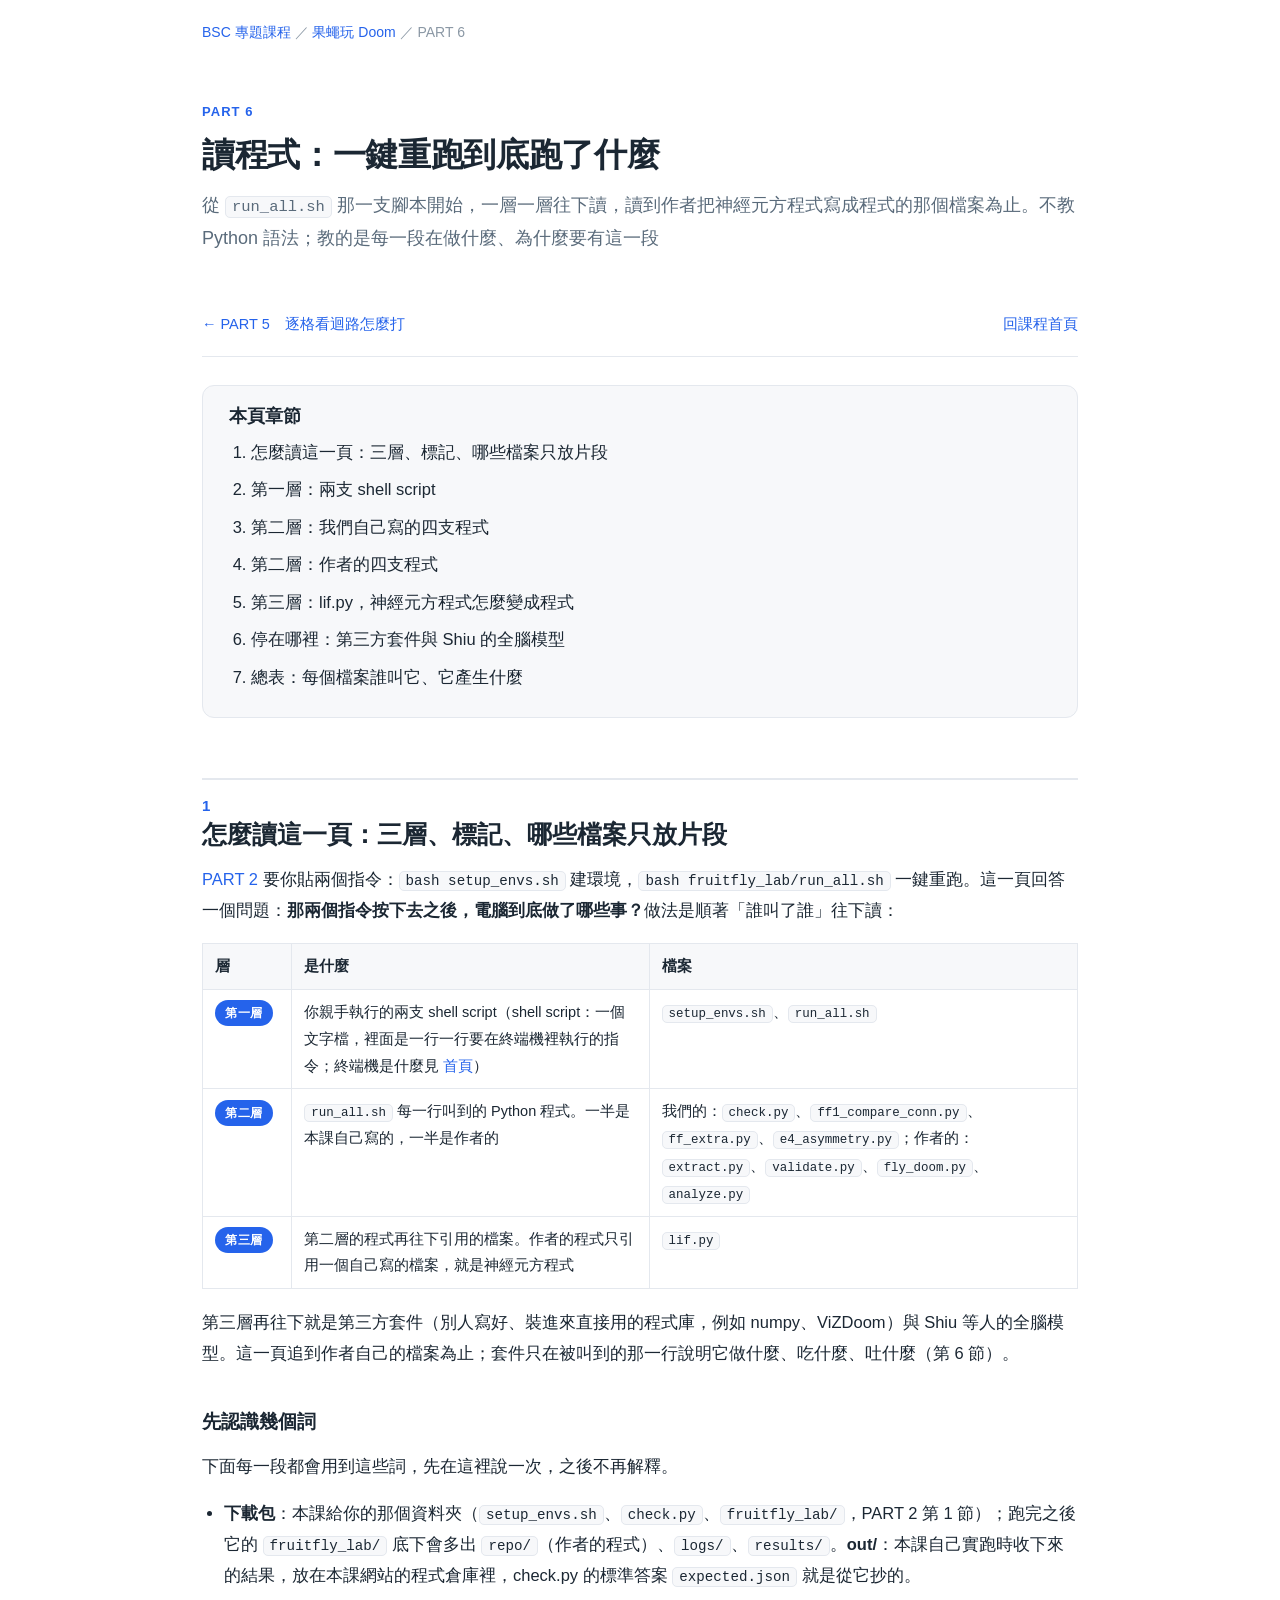
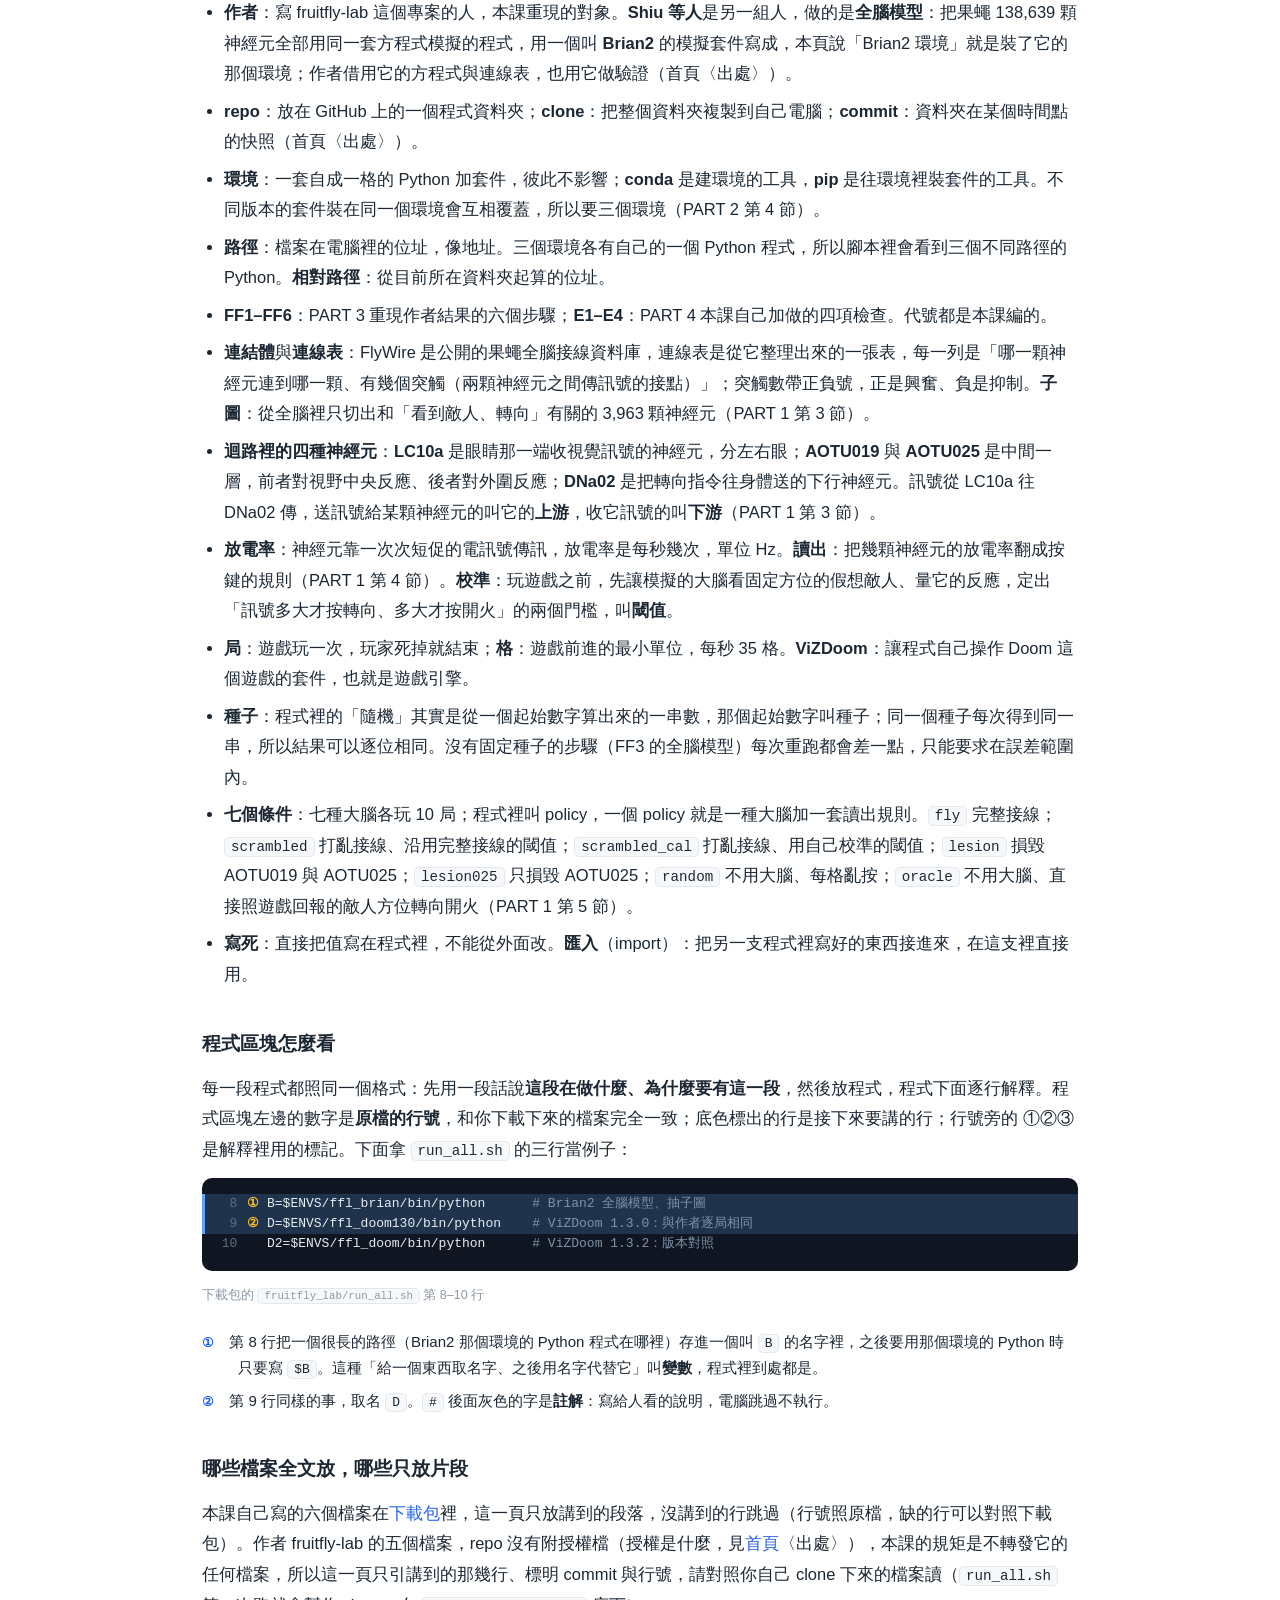
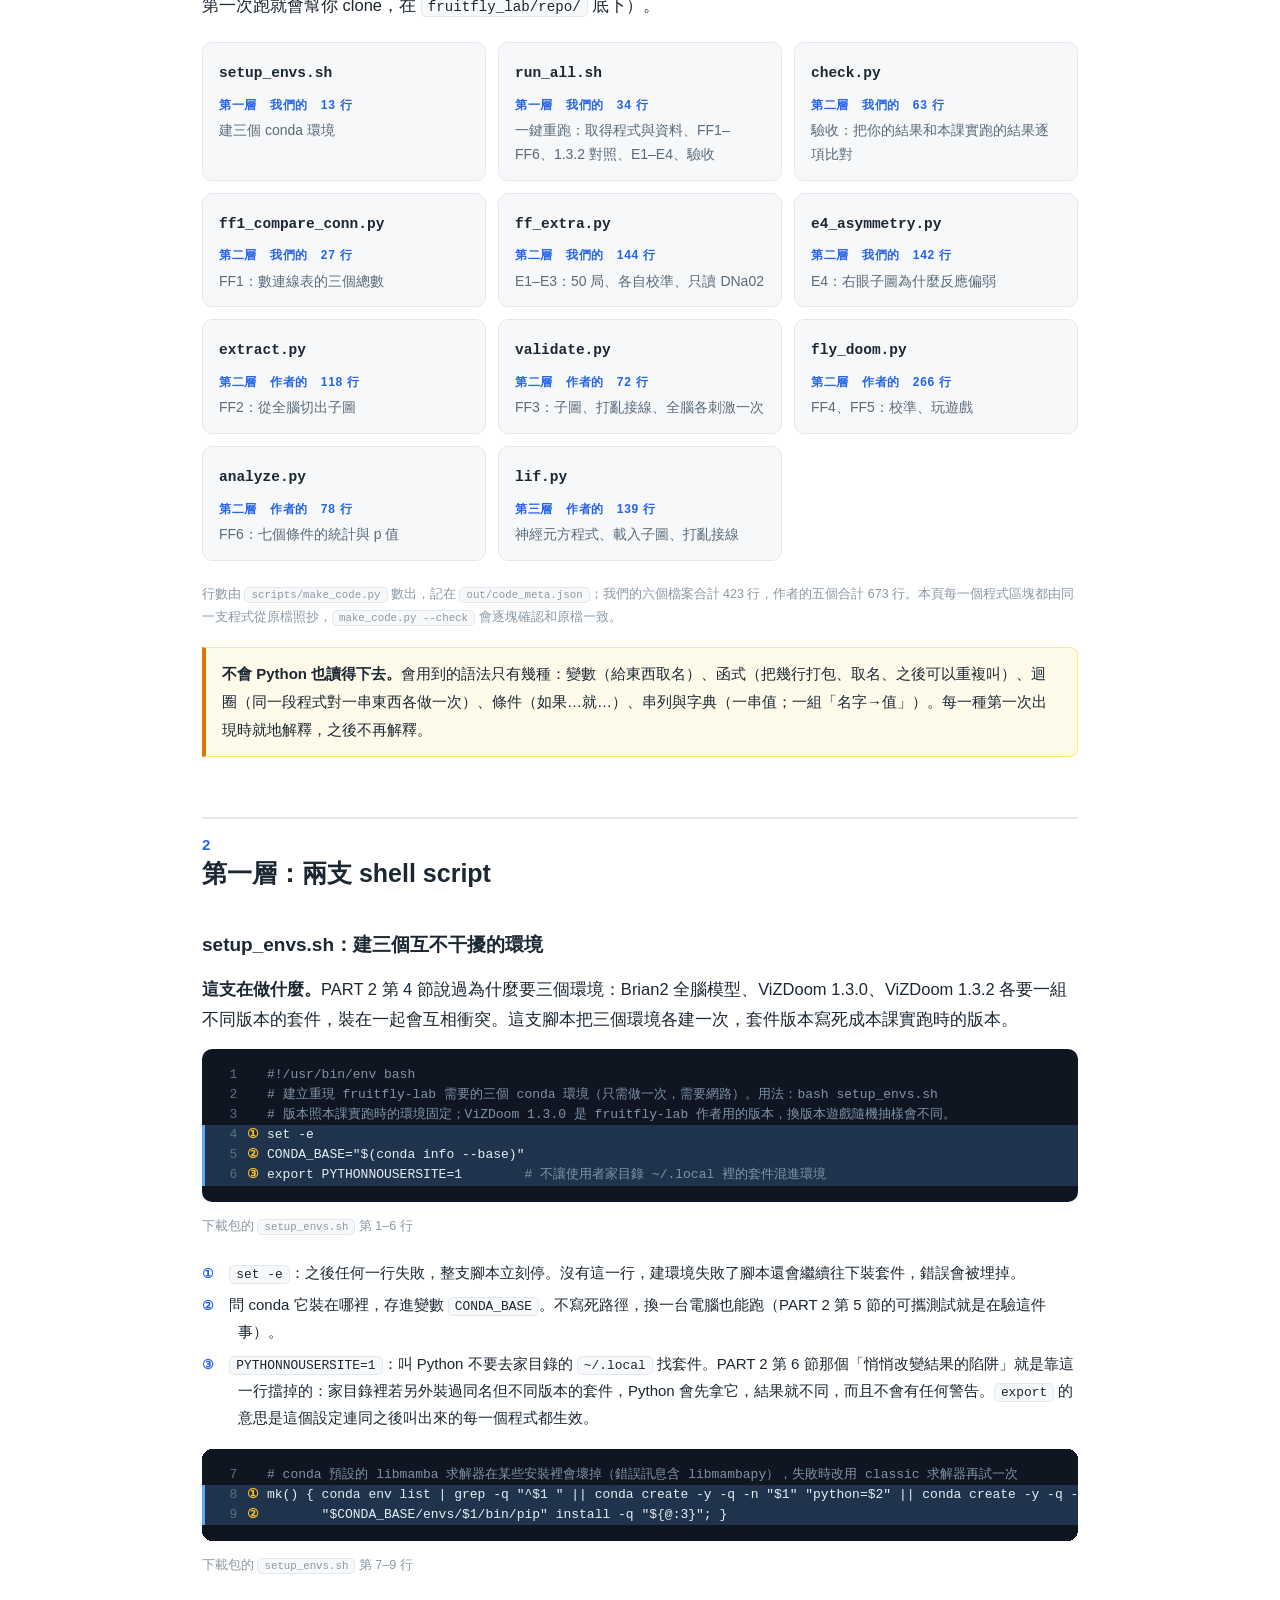
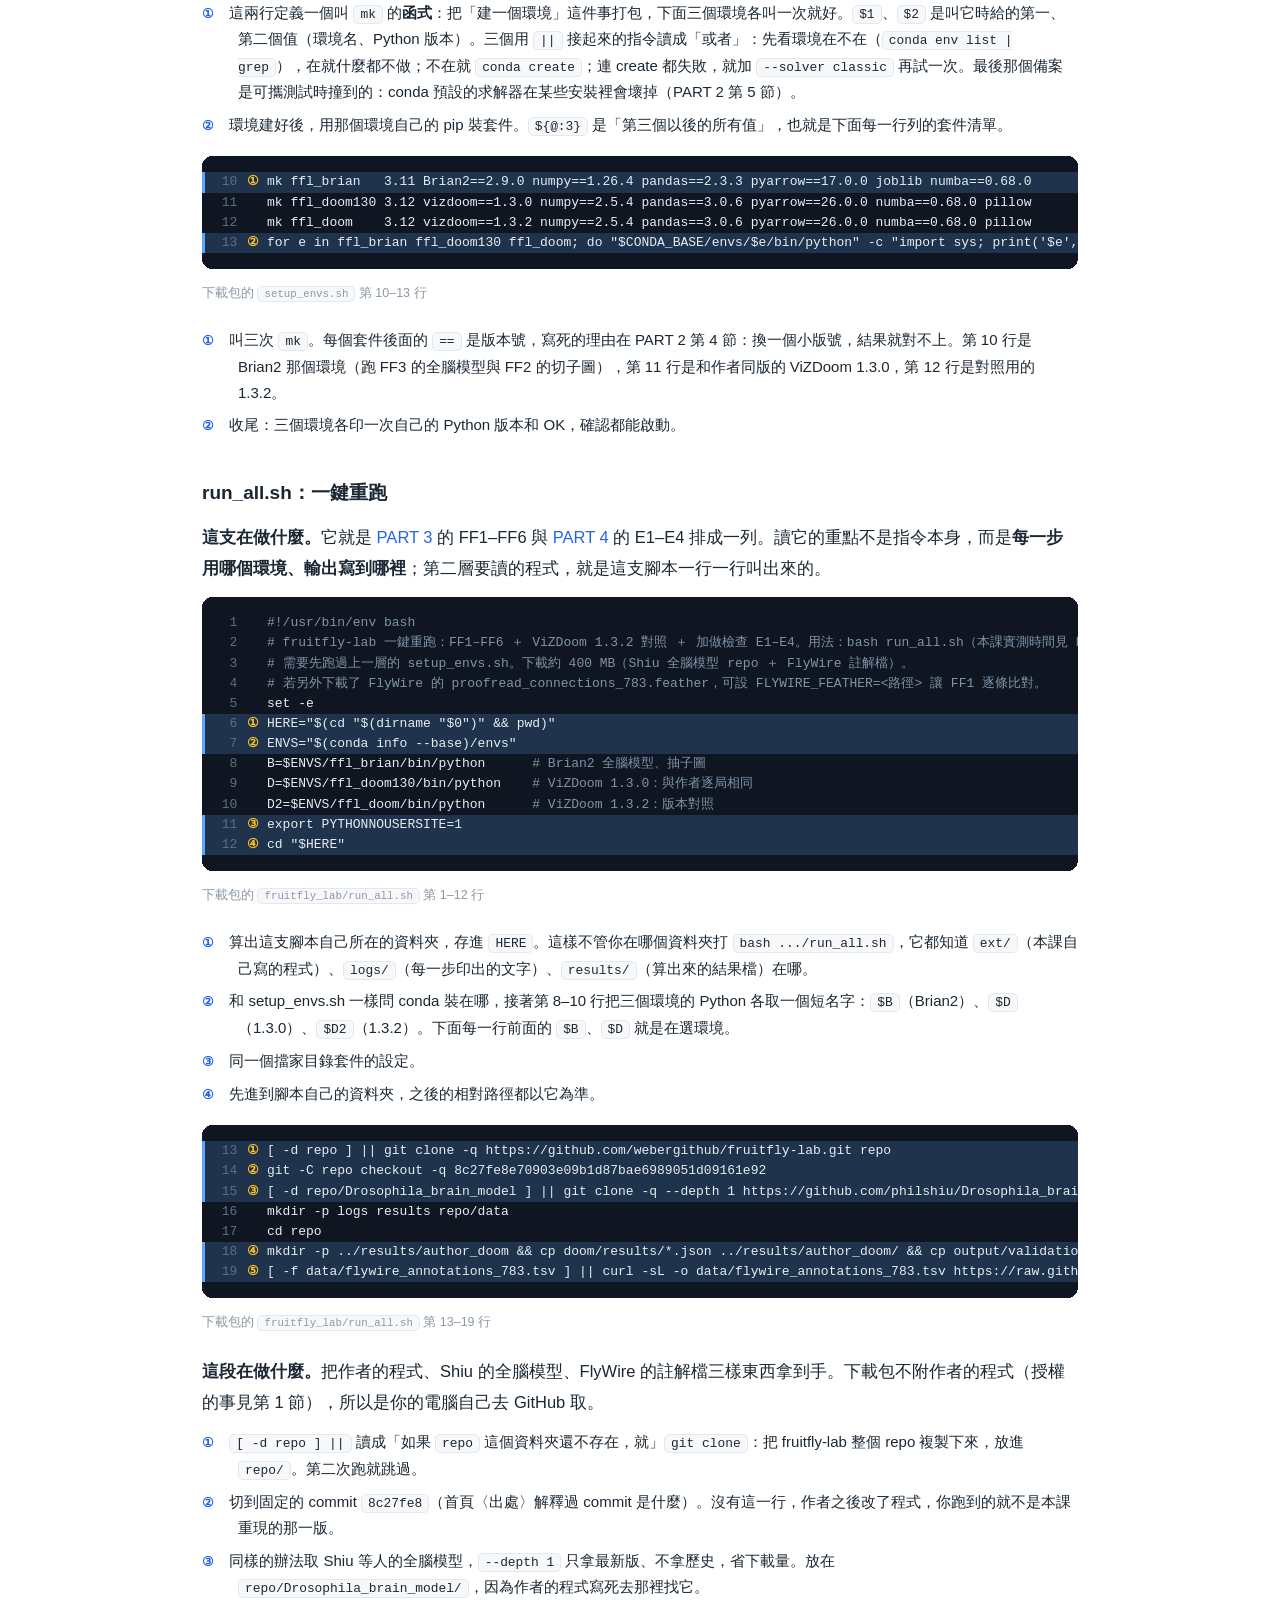
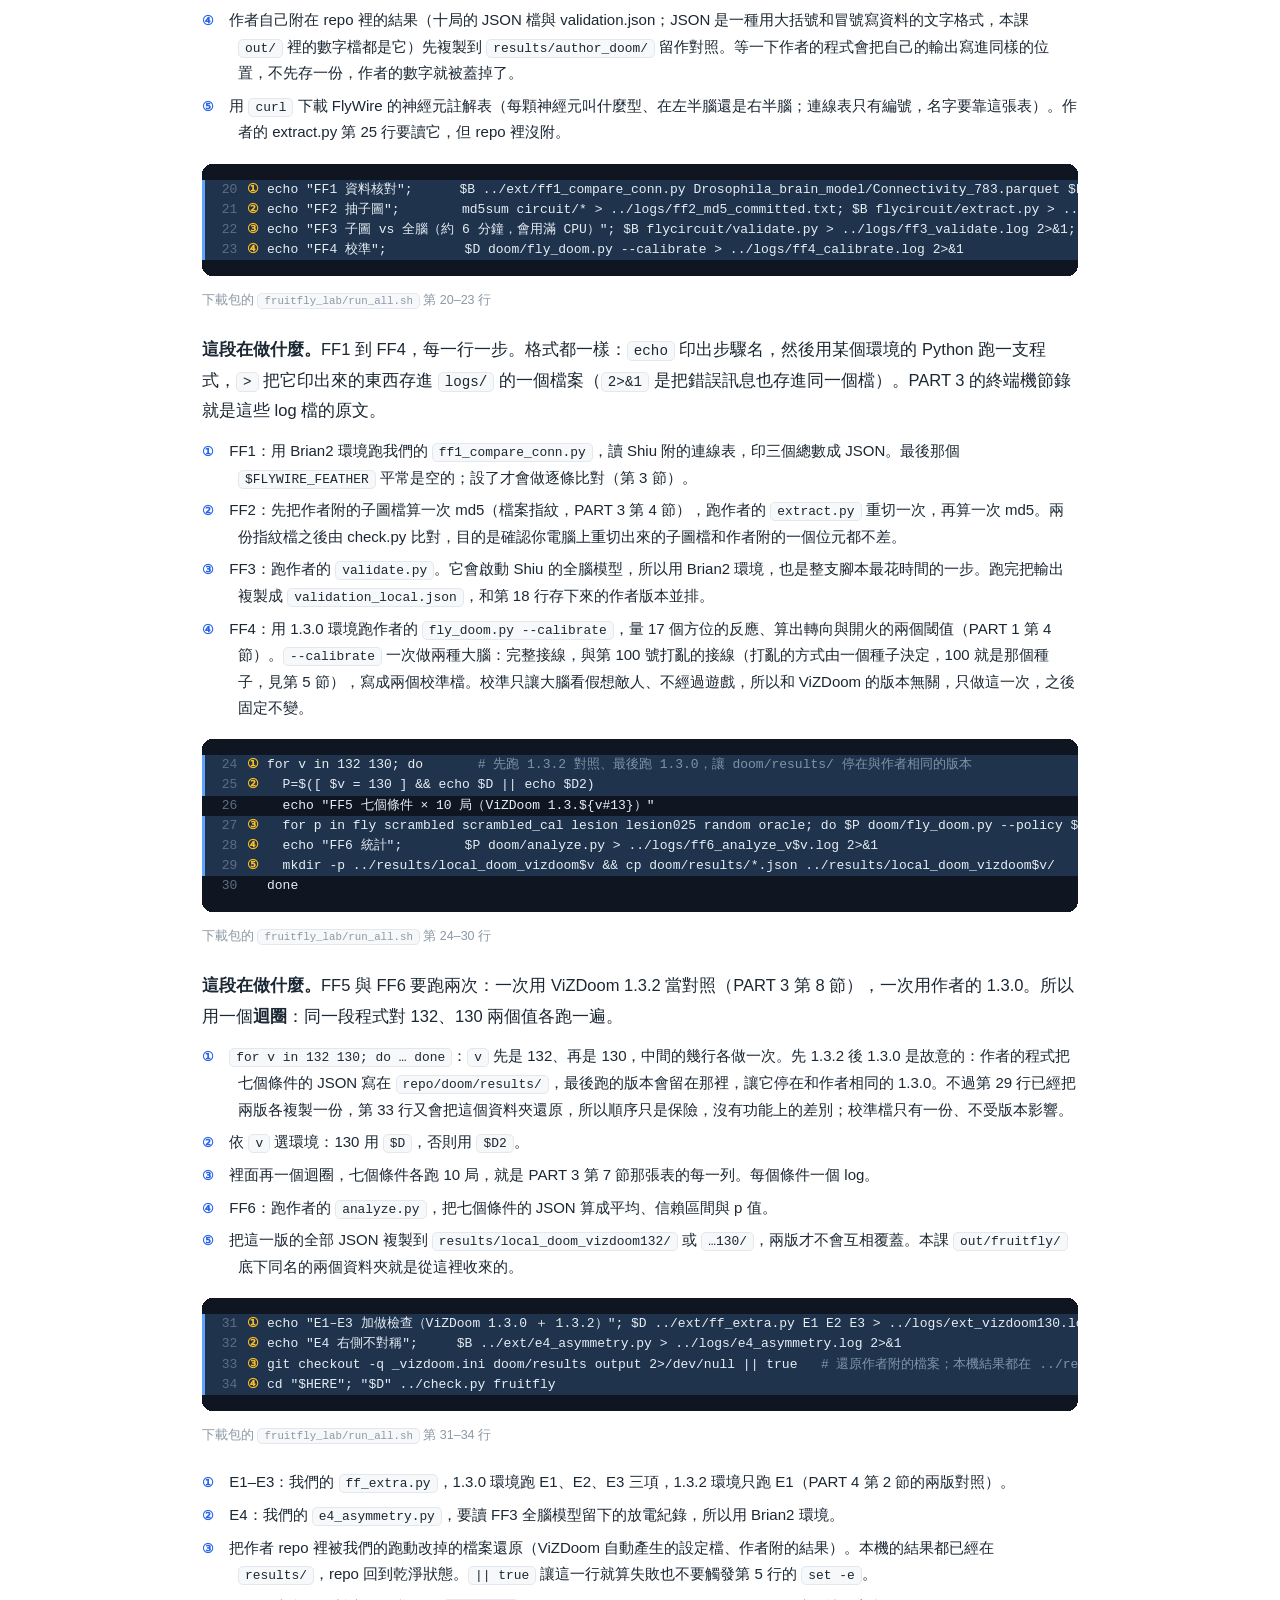
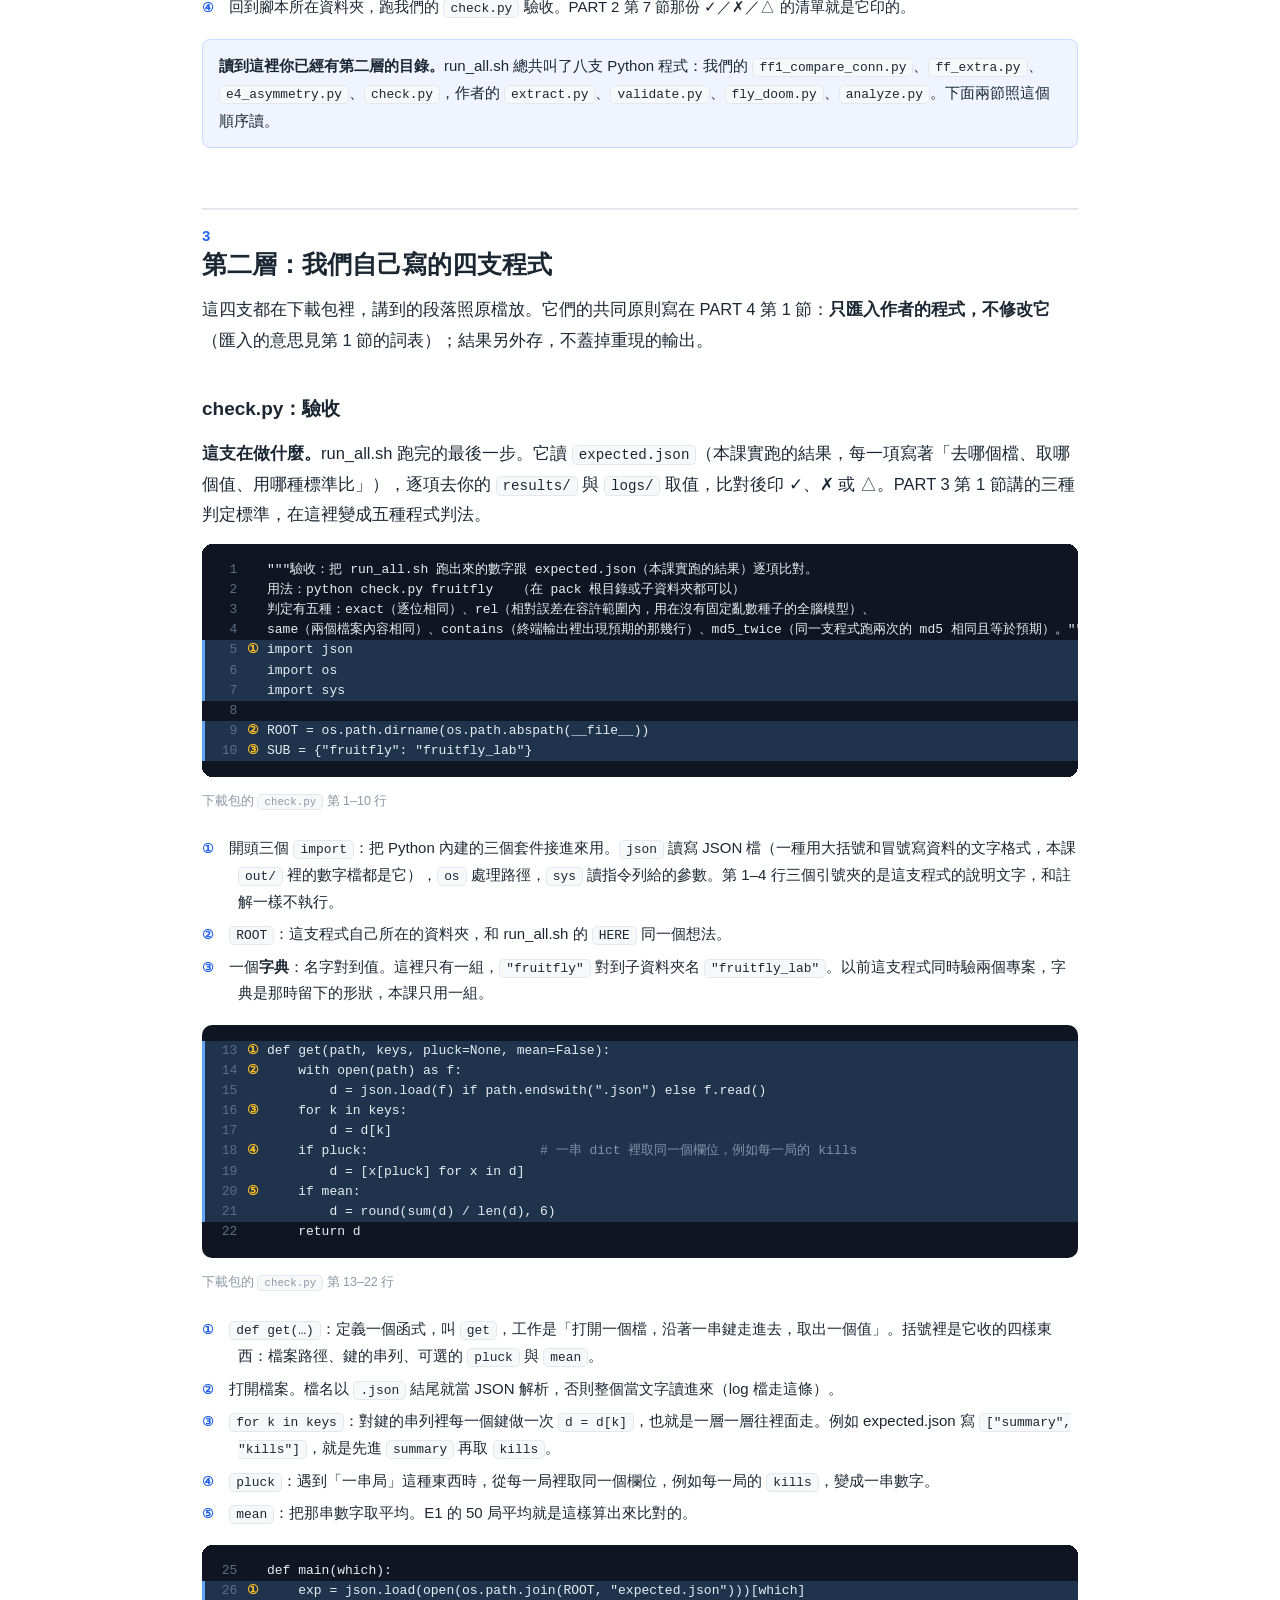
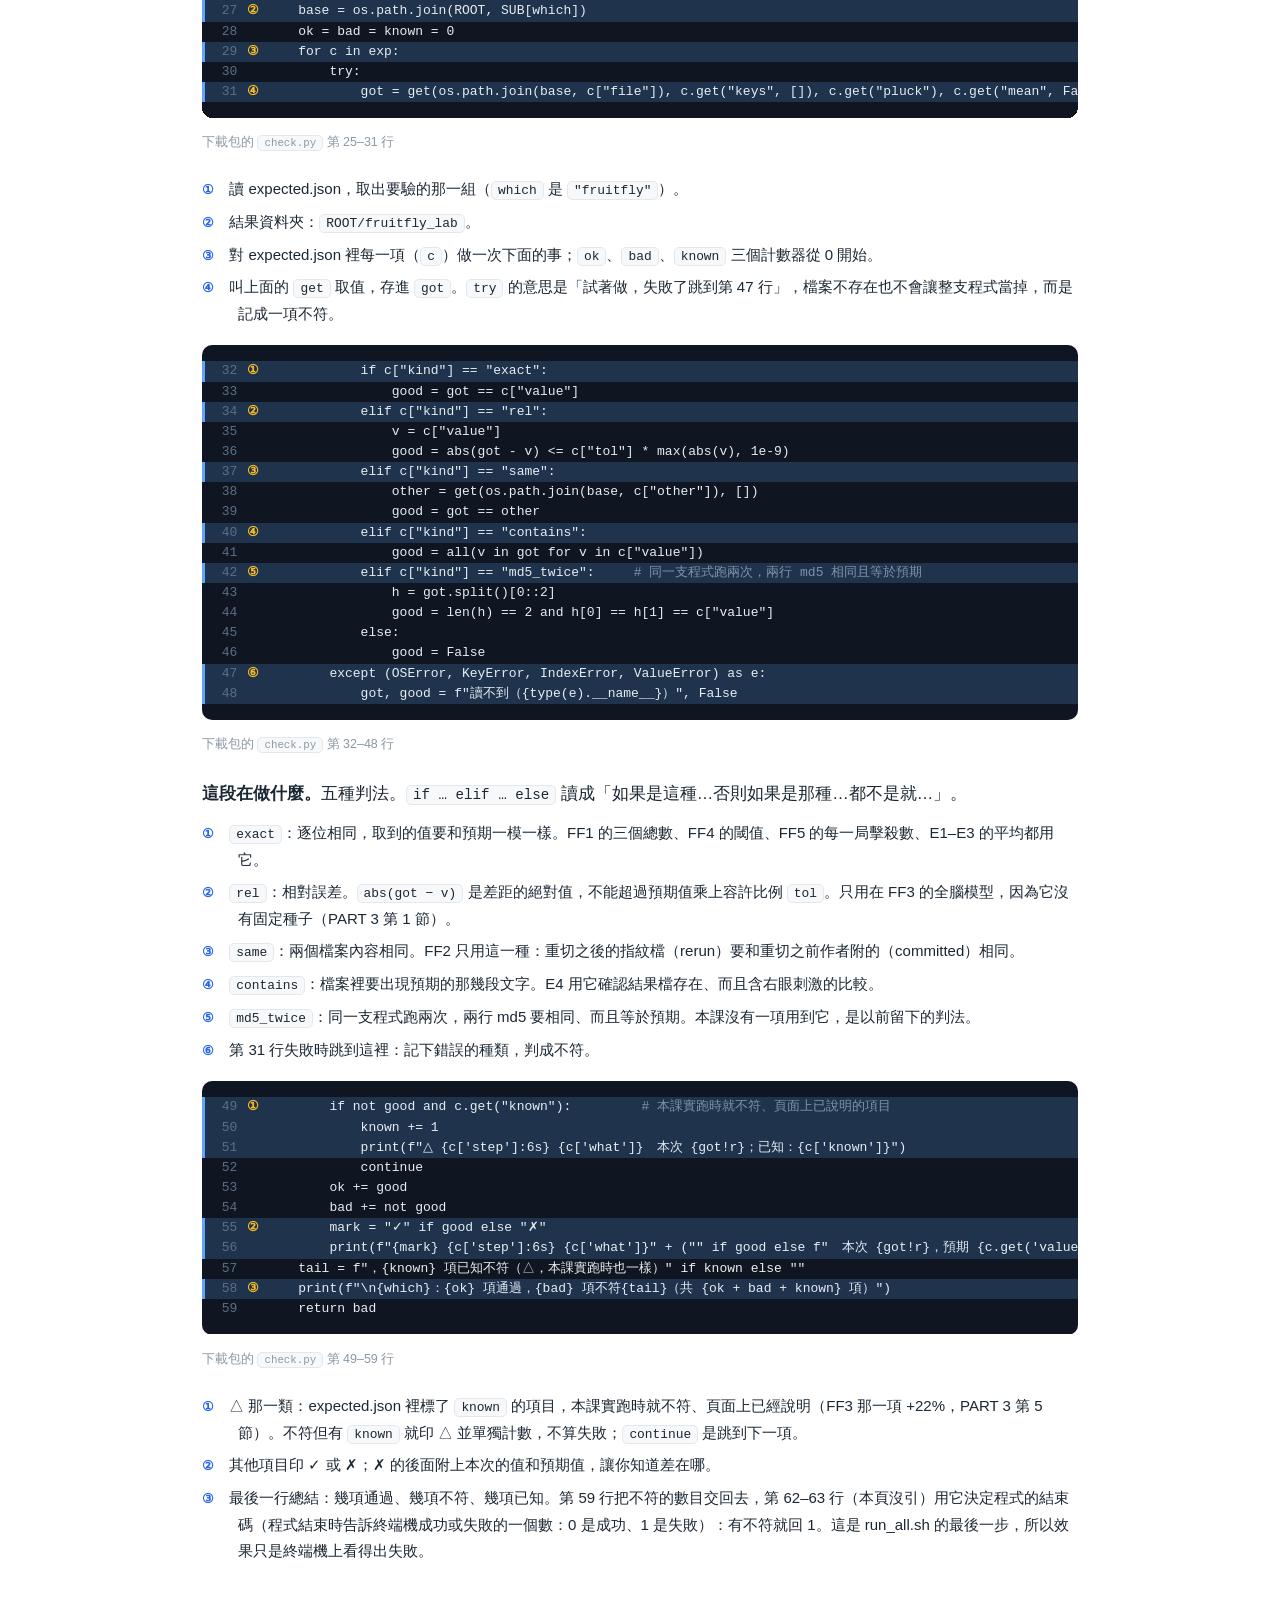
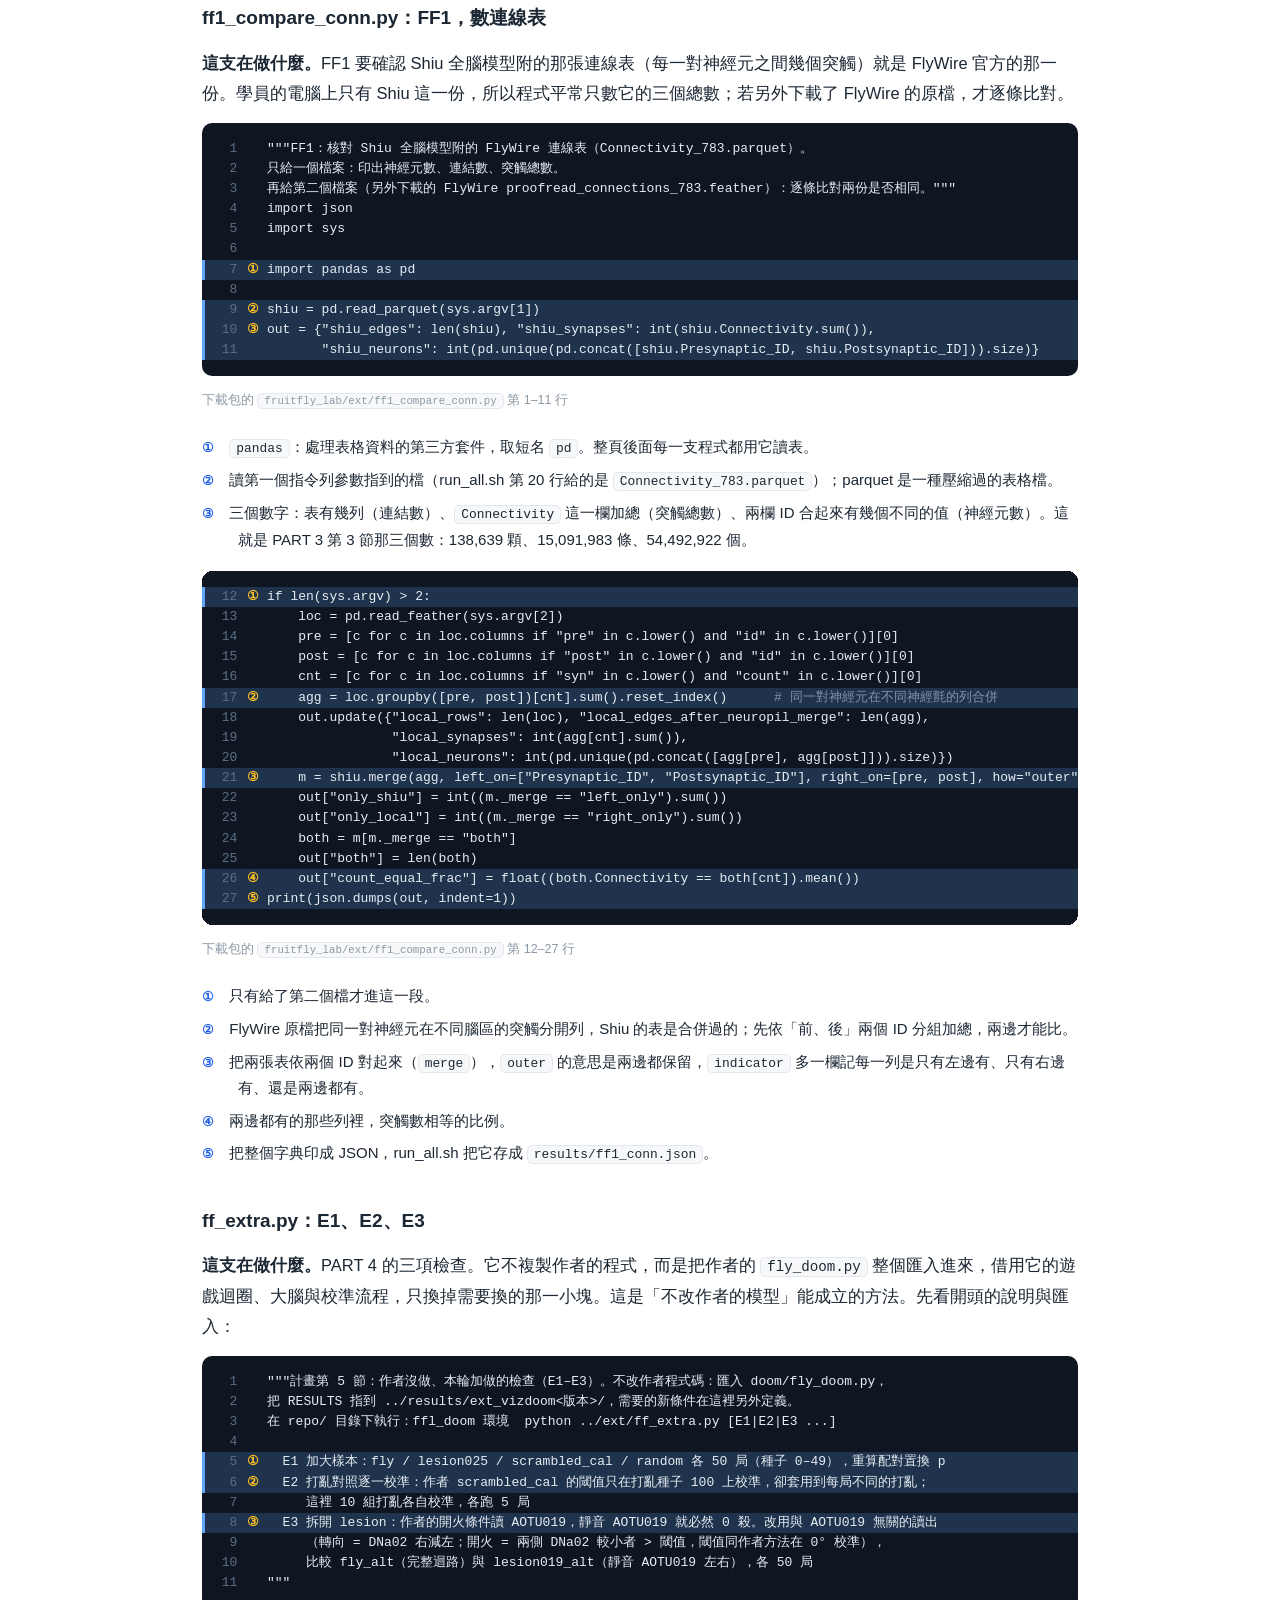
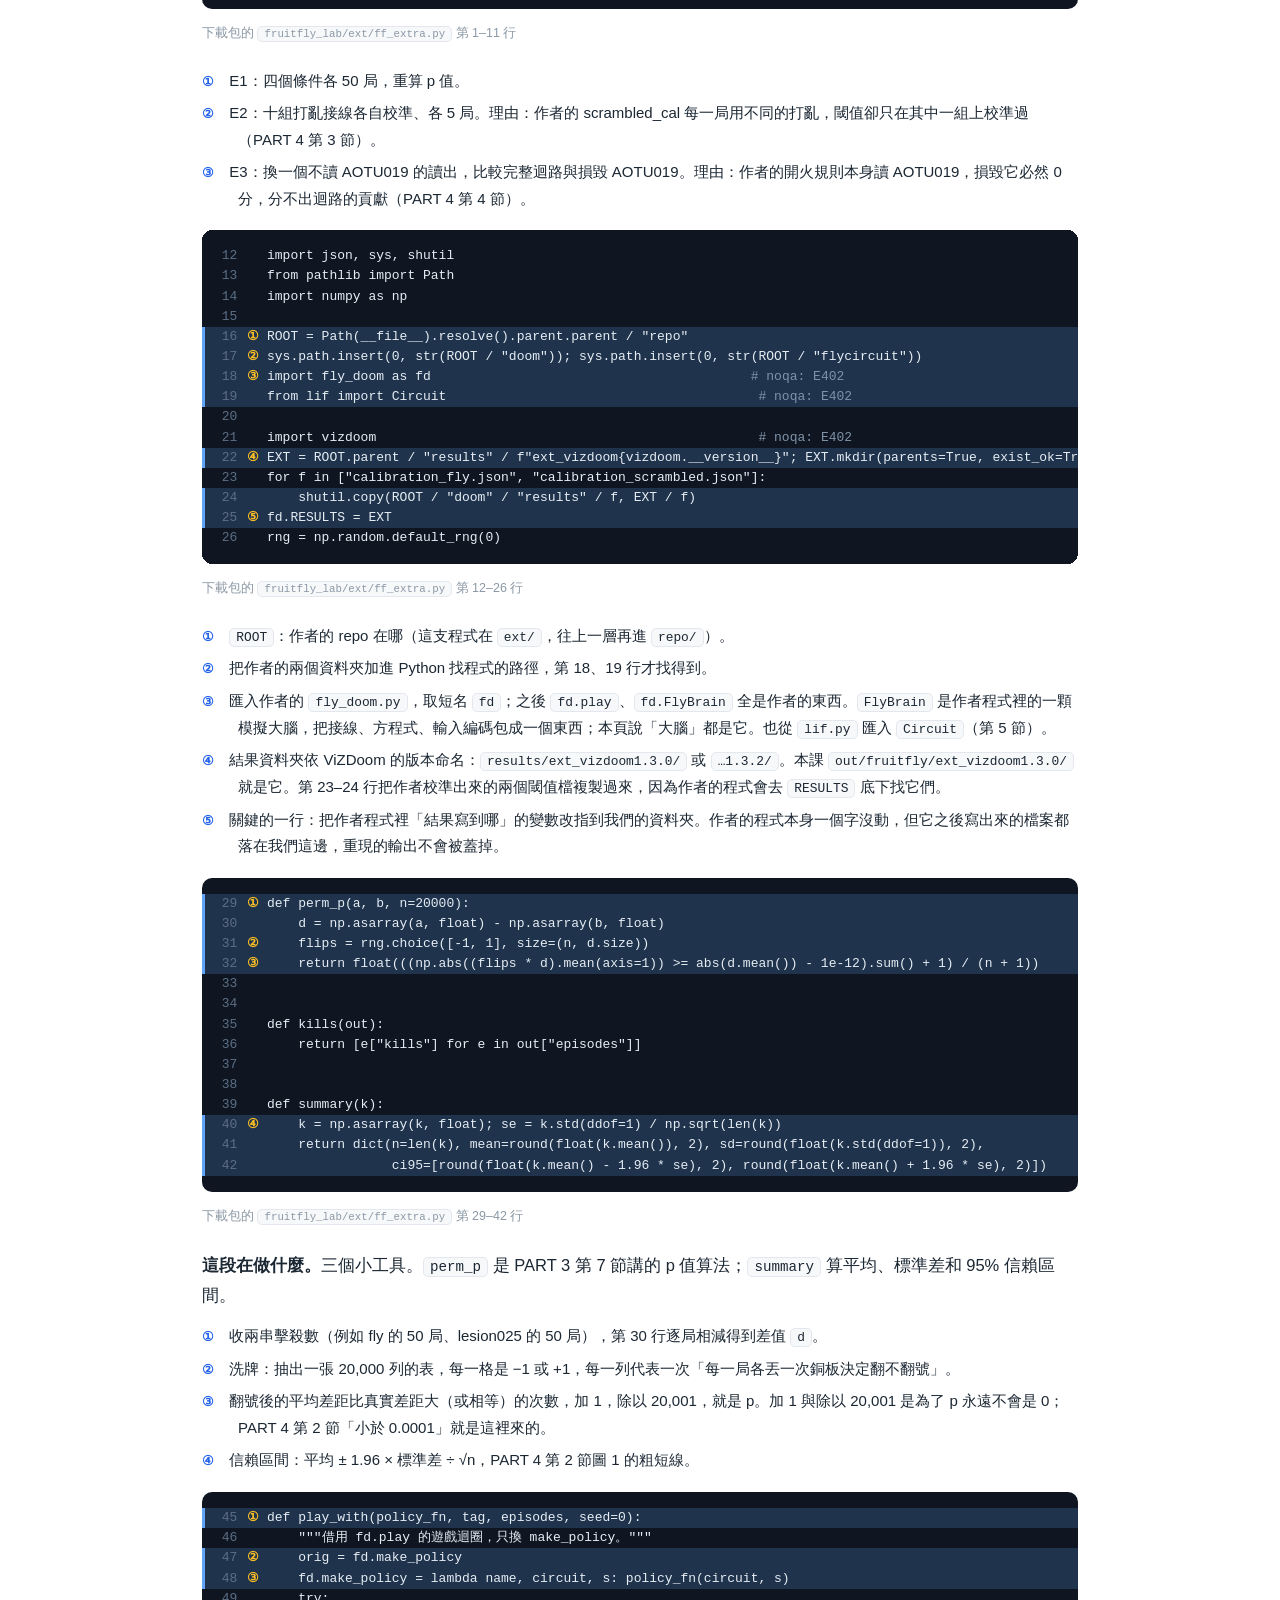
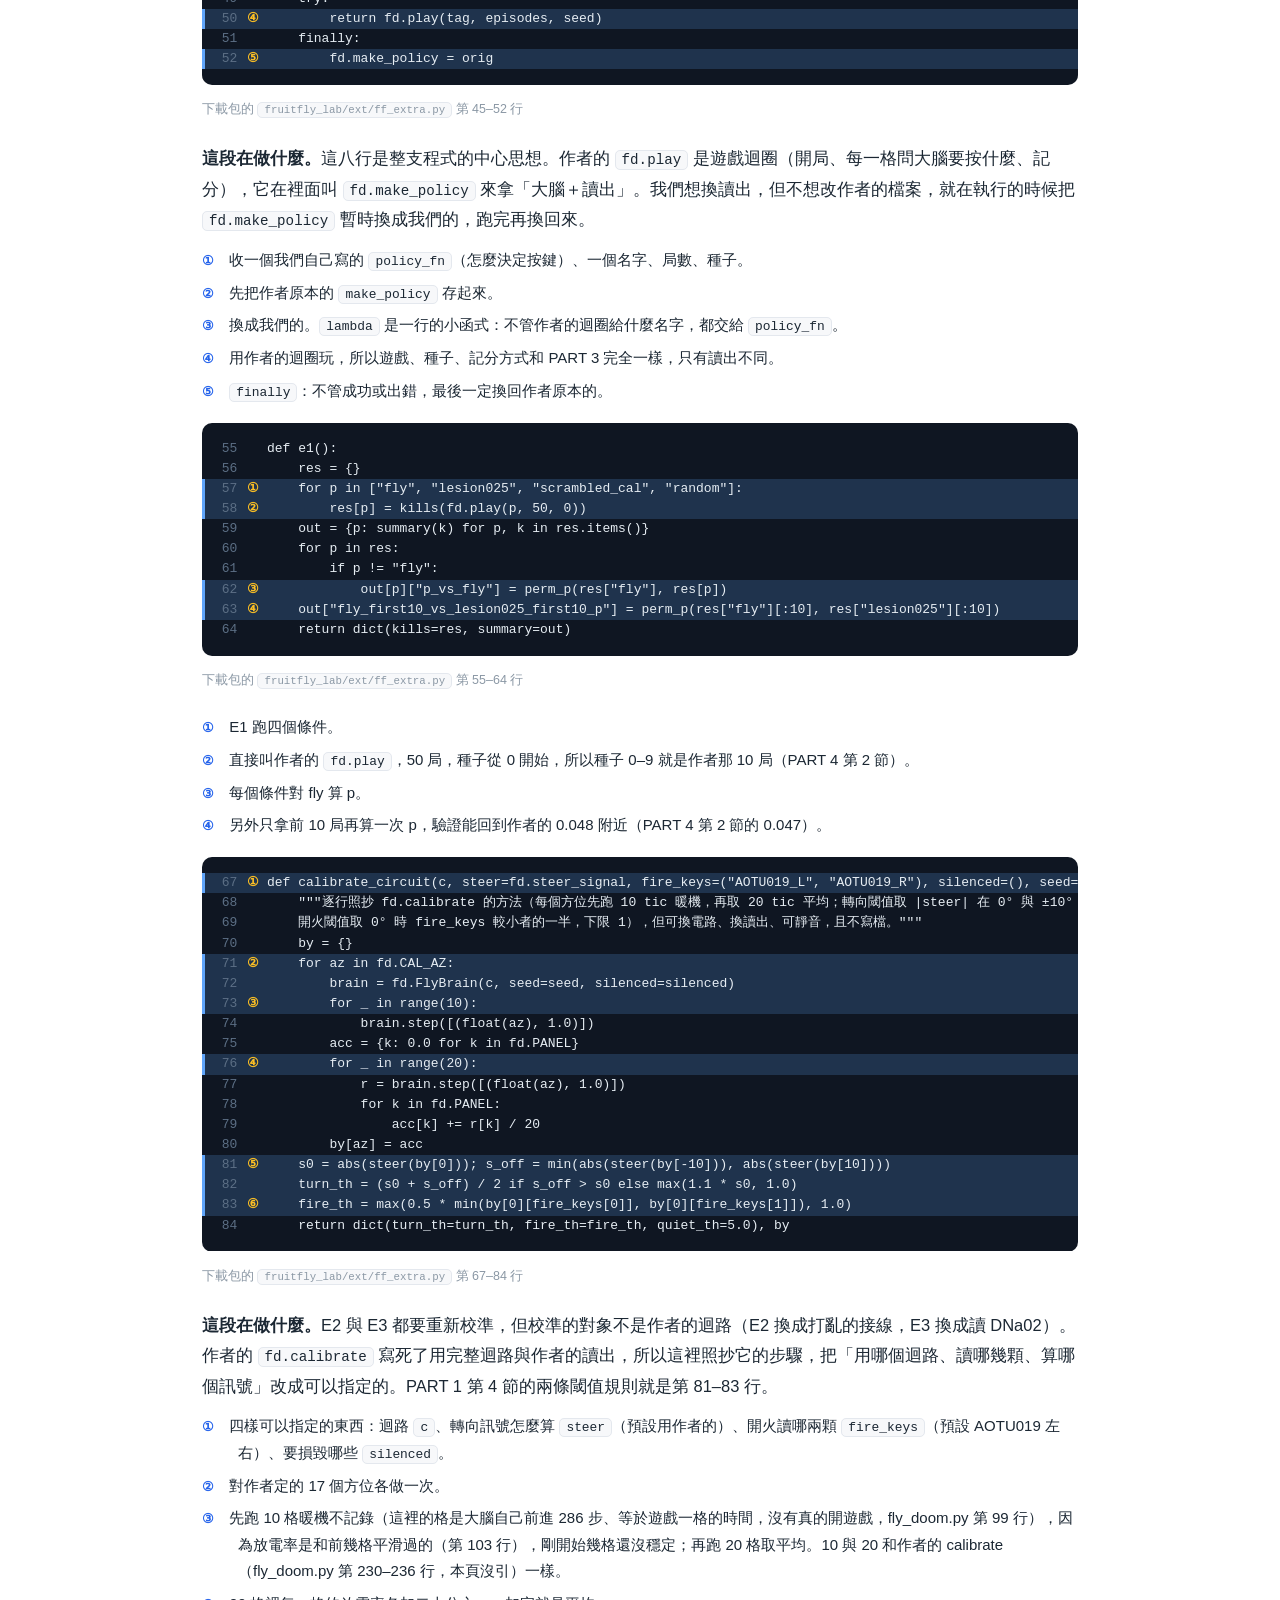
<file: part6-code.html>
<!doctype html>
<html lang="zh-Hant">
<head>
<meta charset="utf-8">
<meta name="viewport" content="width=device-width, initial-scale=1">
<title>PART 6 讀程式：一鍵重跑到底跑了什麼｜果蠅玩 Doom</title>
<link rel="stylesheet" href="assets/flysimu.css">
</head>
<body>
<div class="crumb"><a href="https://marginli.github.io/bsc-topics/">BSC 專題課程</a> ／ <a href="index.html">果蠅玩 Doom</a> ／ PART 6</div>
<header class="hero">
  <p class="eyebrow">PART 6</p>
  <h1>讀程式：一鍵重跑到底跑了什麼</h1>
  <p class="subtitle">從 <code>run_all.sh</code> 那一支腳本開始，一層一層往下讀，讀到作者把神經元方程式寫成程式的那個檔案為止。不教 Python 語法；教的是每一段在做什麼、為什麼要有這一段</p>
</header>

<div class="wrap">

  <div class="pager top">
    <a href="part5-demo.html">← PART 5　逐格看迴路怎麼打</a>
    <a href="index.html">回課程首頁</a>
  </div>

  <nav class="toc">
    <h2>本頁章節</h2>
    <ol>
      <li><a href="#s1">怎麼讀這一頁：三層、標記、哪些檔案只放片段</a></li>
      <li><a href="#s2">第一層：兩支 shell script</a></li>
      <li><a href="#s3">第二層：我們自己寫的四支程式</a></li>
      <li><a href="#s4">第二層：作者的四支程式</a></li>
      <li><a href="#s5">第三層：lif.py，神經元方程式怎麼變成程式</a></li>
      <li><a href="#s6">停在哪裡：第三方套件與 Shiu 的全腦模型</a></li>
      <li><a href="#s7">總表：每個檔案誰叫它、它產生什麼</a></li>
    </ol>
  </nav>

  <!-- ══════════════════════════════════════════════════════ -->
  <h2 id="s1"><span class="pt">1</span>怎麼讀這一頁：三層、標記、哪些檔案只放片段</h2>

  <p><a href="part2-setup.html">PART 2</a> 要你貼兩個指令：<code>bash setup_envs.sh</code> 建環境，<code>bash fruitfly_lab/run_all.sh</code> 一鍵重跑。這一頁回答一個問題：<b>那兩個指令按下去之後，電腦到底做了哪些事？</b>做法是順著「誰叫了誰」往下讀：</p>

  <div class="tblwrap">
  <table>
    <tr><th>層</th><th>是什麼</th><th>檔案</th></tr>
    <tr><td><span class="layer">第一層</span></td><td>你親手執行的兩支 shell script（shell script：一個文字檔，裡面是一行一行要在終端機裡執行的指令；終端機是什麼見 <a href="index.html">首頁</a>）</td><td><code>setup_envs.sh</code>、<code>run_all.sh</code></td></tr>
    <tr><td><span class="layer">第二層</span></td><td><code>run_all.sh</code> 每一行叫到的 Python 程式。一半是本課自己寫的，一半是作者的</td><td>我們的：<code>check.py</code>、<code>ff1_compare_conn.py</code>、<code>ff_extra.py</code>、<code>e4_asymmetry.py</code>；作者的：<code>extract.py</code>、<code>validate.py</code>、<code>fly_doom.py</code>、<code>analyze.py</code></td></tr>
    <tr><td><span class="layer">第三層</span></td><td>第二層的程式再往下引用的檔案。作者的程式只引用一個自己寫的檔案，就是神經元方程式</td><td><code>lif.py</code></td></tr>
  </table>
  </div>

  <p>第三層再往下就是第三方套件（別人寫好、裝進來直接用的程式庫，例如 numpy、ViZDoom）與 Shiu 等人的全腦模型。這一頁追到作者自己的檔案為止；套件只在被叫到的那一行說明它做什麼、吃什麼、吐什麼（第 6 節）。</p>

  <h3>先認識幾個詞</h3>

  <p>下面每一段都會用到這些詞，先在這裡說一次，之後不再解釋。</p>

  <ul>
    <li><b>下載包</b>：本課給你的那個資料夾（<code>setup_envs.sh</code>、<code>check.py</code>、<code>fruitfly_lab/</code>，PART 2 第 1 節）；跑完之後它的 <code>fruitfly_lab/</code> 底下會多出 <code>repo/</code>（作者的程式）、<code>logs/</code>、<code>results/</code>。<b>out/</b>：本課自己實跑時收下來的結果，放在本課網站的程式倉庫裡，check.py 的標準答案 <code>expected.json</code> 就是從它抄的。</li>
    <li><b>作者</b>：寫 fruitfly-lab 這個專案的人，本課重現的對象。<b>Shiu 等人</b>是另一組人，做的是<b>全腦模型</b>：把果蠅 138,639 顆神經元全部用同一套方程式模擬的程式，用一個叫 <b>Brian2</b> 的模擬套件寫成，本頁說「Brian2 環境」就是裝了它的那個環境；作者借用它的方程式與連線表，也用它做驗證（首頁〈出處〉）。</li>
    <li><b>repo</b>：放在 GitHub 上的一個程式資料夾；<b>clone</b>：把整個資料夾複製到自己電腦；<b>commit</b>：資料夾在某個時間點的快照（首頁〈出處〉）。</li>
    <li><b>環境</b>：一套自成一格的 Python 加套件，彼此不影響；<b>conda</b> 是建環境的工具，<b>pip</b> 是往環境裡裝套件的工具。不同版本的套件裝在同一個環境會互相覆蓋，所以要三個環境（PART 2 第 4 節）。</li>
    <li><b>路徑</b>：檔案在電腦裡的位址，像地址。三個環境各有自己的一個 Python 程式，所以腳本裡會看到三個不同路徑的 Python。<b>相對路徑</b>：從目前所在資料夾起算的位址。</li>
    <li><b>FF1–FF6</b>：PART 3 重現作者結果的六個步驟；<b>E1–E4</b>：PART 4 本課自己加做的四項檢查。代號都是本課編的。</li>
    <li><b>連結體</b>與<b>連線表</b>：FlyWire 是公開的果蠅全腦接線資料庫，連線表是從它整理出來的一張表，每一列是「哪一顆神經元連到哪一顆、有幾個突觸（兩顆神經元之間傳訊號的接點）」；突觸數帶正負號，正是興奮、負是抑制。<b>子圖</b>：從全腦裡只切出和「看到敵人、轉向」有關的 3,963 顆神經元（PART 1 第 3 節）。</li>
    <li><b>迴路裡的四種神經元</b>：<b>LC10a</b> 是眼睛那一端收視覺訊號的神經元，分左右眼；<b>AOTU019</b> 與 <b>AOTU025</b> 是中間一層，前者對視野中央反應、後者對外圍反應；<b>DNa02</b> 是把轉向指令往身體送的下行神經元。訊號從 LC10a 往 DNa02 傳，送訊號給某顆神經元的叫它的<b>上游</b>，收它訊號的叫<b>下游</b>（PART 1 第 3 節）。</li>
    <li><b>放電率</b>：神經元靠一次次短促的電訊號傳訊，放電率是每秒幾次，單位 Hz。<b>讀出</b>：把幾顆神經元的放電率翻成按鍵的規則（PART 1 第 4 節）。<b>校準</b>：玩遊戲之前，先讓模擬的大腦看固定方位的假想敵人、量它的反應，定出「訊號多大才按轉向、多大才按開火」的兩個門檻，叫<b>閾值</b>。</li>
    <li><b>局</b>：遊戲玩一次，玩家死掉就結束；<b>格</b>：遊戲前進的最小單位，每秒 35 格。<b>ViZDoom</b>：讓程式自己操作 Doom 這個遊戲的套件，也就是遊戲引擎。</li>
    <li><b>種子</b>：程式裡的「隨機」其實是從一個起始數字算出來的一串數，那個起始數字叫種子；同一個種子每次得到同一串，所以結果可以逐位相同。沒有固定種子的步驟（FF3 的全腦模型）每次重跑都會差一點，只能要求在誤差範圍內。</li>
    <li><b>七個條件</b>：七種大腦各玩 10 局；程式裡叫 policy，一個 policy 就是一種大腦加一套讀出規則。<code>fly</code> 完整接線；<code>scrambled</code> 打亂接線、沿用完整接線的閾值；<code>scrambled_cal</code> 打亂接線、用自己校準的閾值；<code>lesion</code> 損毀 AOTU019 與 AOTU025；<code>lesion025</code> 只損毀 AOTU025；<code>random</code> 不用大腦、每格亂按；<code>oracle</code> 不用大腦、直接照遊戲回報的敵人方位轉向開火（PART 1 第 5 節）。</li>
    <li><b>寫死</b>：直接把值寫在程式裡，不能從外面改。<b>匯入</b>（import）：把另一支程式裡寫好的東西接進來，在這支裡直接用。</li>
  </ul>

  <h3>程式區塊怎麼看</h3>

  <p>每一段程式都照同一個格式：先用一段話說<b>這段在做什麼、為什麼要有這一段</b>，然後放程式，程式下面逐行解釋。程式區塊左邊的數字是<b>原檔的行號</b>，和你下載下來的檔案完全一致；底色標出的行是接下來要講的行；行號旁的 ①②③ 是解釋裡用的標記。下面拿 <code>run_all.sh</code> 的三行當例子：</p>

<!-- code: run_all.sh 8-10 hl=8,9 lab=8:①,9:② -->
<figure class="code"><pre class="code"><span class="hl"><span class="ln">  8</span><span class="mk">①</span>B=$ENVS/ffl_brian/bin/python      <span class="cm"># Brian2 全腦模型、抽子圖</span></span><span class="hl"><span class="ln">  9</span><span class="mk">②</span>D=$ENVS/ffl_doom130/bin/python    <span class="cm"># ViZDoom 1.3.0：與作者逐局相同</span></span><span class="ln"> 10</span><span class="mk"> </span>D2=$ENVS/ffl_doom/bin/python      <span class="cm"># ViZDoom 1.3.2：版本對照</span></pre><figcaption class="figsrc">下載包的 <code>fruitfly_lab/run_all.sh</code> 第 8–10 行</figcaption></figure>
<!-- /code -->

  <ul class="walk">
    <li><b class="l">①</b>第 8 行把一個很長的路徑（Brian2 那個環境的 Python 程式在哪裡）存進一個叫 <code>B</code> 的名字裡，之後要用那個環境的 Python 時只要寫 <code>$B</code>。這種「給一個東西取名字、之後用名字代替它」叫<b>變數</b>，程式裡到處都是。</li>
    <li><b class="l">②</b>第 9 行同樣的事，取名 <code>D</code>。<code>#</code> 後面灰色的字是<b>註解</b>：寫給人看的說明，電腦跳過不執行。</li>
  </ul>

  <h3>哪些檔案全文放，哪些只放片段</h3>

  <p>本課自己寫的六個檔案在<a href="downloads/flydoom-code.zip">下載包</a>裡，這一頁只放講到的段落，沒講到的行跳過（行號照原檔，缺的行可以對照下載包）。作者 fruitfly-lab 的五個檔案，repo 沒有附授權檔（授權是什麼，見<a href="index.html">首頁</a>〈出處〉），本課的規矩是不轉發它的任何檔案，所以這一頁只引講到的那幾行、標明 commit 與行號，請對照你自己 clone 下來的檔案讀（<code>run_all.sh</code> 第一次跑就會幫你 clone，在 <code>fruitfly_lab/repo/</code> 底下）。</p>

  <div class="filecard">
    <div class="f"><span class="nm">setup_envs.sh</span><span class="role">第一層　我們的　13 行</span><p>建三個 conda 環境</p></div>
    <div class="f"><span class="nm">run_all.sh</span><span class="role">第一層　我們的　34 行</span><p>一鍵重跑：取得程式與資料、FF1–FF6、1.3.2 對照、E1–E4、驗收</p></div>
    <div class="f"><span class="nm">check.py</span><span class="role">第二層　我們的　63 行</span><p>驗收：把你的結果和本課實跑的結果逐項比對</p></div>
    <div class="f"><span class="nm">ff1_compare_conn.py</span><span class="role">第二層　我們的　27 行</span><p>FF1：數連線表的三個總數</p></div>
    <div class="f"><span class="nm">ff_extra.py</span><span class="role">第二層　我們的　144 行</span><p>E1–E3：50 局、各自校準、只讀 DNa02</p></div>
    <div class="f"><span class="nm">e4_asymmetry.py</span><span class="role">第二層　我們的　142 行</span><p>E4：右眼子圖為什麼反應偏弱</p></div>
    <div class="f"><span class="nm">extract.py</span><span class="role">第二層　作者的　118 行</span><p>FF2：從全腦切出子圖</p></div>
    <div class="f"><span class="nm">validate.py</span><span class="role">第二層　作者的　72 行</span><p>FF3：子圖、打亂接線、全腦各刺激一次</p></div>
    <div class="f"><span class="nm">fly_doom.py</span><span class="role">第二層　作者的　266 行</span><p>FF4、FF5：校準、玩遊戲</p></div>
    <div class="f"><span class="nm">analyze.py</span><span class="role">第二層　作者的　78 行</span><p>FF6：七個條件的統計與 p 值</p></div>
    <div class="f"><span class="nm">lif.py</span><span class="role">第三層　作者的　139 行</span><p>神經元方程式、載入子圖、打亂接線</p></div>
  </div>
  <p class="figsrc">行數由 <code>scripts/make_code.py</code> 數出，記在 <code>out/code_meta.json</code>；我們的六個檔案合計 423 行，作者的五個合計 673 行。本頁每一個程式區塊都由同一支程式從原檔照抄，<code>make_code.py --check</code> 會逐塊確認和原檔一致。</p>

  <div class="callout">
    <b>不會 Python 也讀得下去。</b>會用到的語法只有幾種：變數（給東西取名）、函式（把幾行打包、取名、之後可以重複叫）、迴圈（同一段程式對一串東西各做一次）、條件（如果…就…）、串列與字典（一串值；一組「名字→值」）。每一種第一次出現時就地解釋，之後不再解釋。
  </div>

  <!-- ══════════════════════════════════════════════════════ -->
  <h2 id="s2"><span class="pt">2</span>第一層：兩支 shell script</h2>

  <h3>setup_envs.sh：建三個互不干擾的環境</h3>

  <p><b>這支在做什麼。</b>PART 2 第 4 節說過為什麼要三個環境：Brian2 全腦模型、ViZDoom 1.3.0、ViZDoom 1.3.2 各要一組不同版本的套件，裝在一起會互相衝突。這支腳本把三個環境各建一次，套件版本寫死成本課實跑時的版本。</p>

<!-- code: setup_envs.sh 1-6 hl=4,5,6 lab=4:①,5:②,6:③ -->
<figure class="code"><pre class="code"><span class="ln">  1</span><span class="mk"> </span><span class="cm">#!/usr/bin/env bash</span>
<span class="ln">  2</span><span class="mk"> </span><span class="cm"># 建立重現 fruitfly-lab 需要的三個 conda 環境（只需做一次，需要網路）。用法：bash setup_envs.sh</span>
<span class="ln">  3</span><span class="mk"> </span><span class="cm"># 版本照本課實跑時的環境固定；ViZDoom 1.3.0 是 fruitfly-lab 作者用的版本，換版本遊戲隨機抽樣會不同。</span>
<span class="hl"><span class="ln">  4</span><span class="mk">①</span>set -e</span><span class="hl"><span class="ln">  5</span><span class="mk">②</span>CONDA_BASE=&quot;$(conda info --base)&quot;</span><span class="hl"><span class="ln">  6</span><span class="mk">③</span>export PYTHONNOUSERSITE=1        <span class="cm"># 不讓使用者家目錄 ~/.local 裡的套件混進環境</span></span></pre><figcaption class="figsrc">下載包的 <code>setup_envs.sh</code> 第 1–6 行</figcaption></figure>
<!-- /code -->

  <ul class="walk">
    <li><b class="l">①</b><code>set -e</code>：之後任何一行失敗，整支腳本立刻停。沒有這一行，建環境失敗了腳本還會繼續往下裝套件，錯誤會被埋掉。</li>
    <li><b class="l">②</b>問 conda 它裝在哪裡，存進變數 <code>CONDA_BASE</code>。不寫死路徑，換一台電腦也能跑（PART 2 第 5 節的可攜測試就是在驗這件事）。</li>
    <li><b class="l">③</b><code>PYTHONNOUSERSITE=1</code>：叫 Python 不要去家目錄的 <code>~/.local</code> 找套件。PART 2 第 6 節那個「悄悄改變結果的陷阱」就是靠這一行擋掉的：家目錄裡若另外裝過同名但不同版本的套件，Python 會先拿它，結果就不同，而且不會有任何警告。<code>export</code> 的意思是這個設定連同之後叫出來的每一個程式都生效。</li>
  </ul>

<!-- code: setup_envs.sh 7-9 hl=8,9 lab=8:①,9:② -->
<figure class="code"><pre class="code"><span class="ln">  7</span><span class="mk"> </span><span class="cm"># conda 預設的 libmamba 求解器在某些安裝裡會壞掉（錯誤訊息含 libmambapy），失敗時改用 classic 求解器再試一次</span>
<span class="hl"><span class="ln">  8</span><span class="mk">①</span>mk() { conda env list | grep -q &quot;^$1 &quot; || conda create -y -q -n &quot;$1&quot; &quot;python=$2&quot; || conda create -y -q --solver classic -n &quot;$1&quot; &quot;python=$2&quot;</span><span class="hl"><span class="ln">  9</span><span class="mk">②</span>       &quot;$CONDA_BASE/envs/$1/bin/pip&quot; install -q &quot;${@:3}&quot;; }</span></pre><figcaption class="figsrc">下載包的 <code>setup_envs.sh</code> 第 7–9 行</figcaption></figure>
<!-- /code -->

  <ul class="walk">
    <li><b class="l">①</b>這兩行定義一個叫 <code>mk</code> 的<b>函式</b>：把「建一個環境」這件事打包，下面三個環境各叫一次就好。<code>$1</code>、<code>$2</code> 是叫它時給的第一、第二個值（環境名、Python 版本）。三個用 <code>||</code> 接起來的指令讀成「或者」：先看環境在不在（<code>conda env list | grep</code>），在就什麼都不做；不在就 <code>conda create</code>；連 create 都失敗，就加 <code>--solver classic</code> 再試一次。最後那個備案是可攜測試時撞到的：conda 預設的求解器在某些安裝裡會壞掉（PART 2 第 5 節）。</li>
    <li><b class="l">②</b>環境建好後，用那個環境自己的 pip 裝套件。<code>${@:3}</code> 是「第三個以後的所有值」，也就是下面每一行列的套件清單。</li>
  </ul>

<!-- code: setup_envs.sh 10-13 hl=10,13 lab=10:①,13:② -->
<figure class="code"><pre class="code"><span class="hl"><span class="ln"> 10</span><span class="mk">①</span>mk ffl_brian   3.11 Brian2==2.9.0 numpy==1.26.4 pandas==2.3.3 pyarrow==17.0.0 joblib numba==0.68.0</span><span class="ln"> 11</span><span class="mk"> </span>mk ffl_doom130 3.12 vizdoom==1.3.0 numpy==2.5.4 pandas==3.0.6 pyarrow==26.0.0 numba==0.68.0 pillow
<span class="ln"> 12</span><span class="mk"> </span>mk ffl_doom    3.12 vizdoom==1.3.2 numpy==2.5.4 pandas==3.0.6 pyarrow==26.0.0 numba==0.68.0 pillow
<span class="hl"><span class="ln"> 13</span><span class="mk">②</span>for e in ffl_brian ffl_doom130 ffl_doom; do &quot;$CONDA_BASE/envs/$e/bin/python&quot; -c &quot;import sys; print(&#x27;$e&#x27;, sys.version.split()[0], &#x27;OK&#x27;)&quot;; done</span></pre><figcaption class="figsrc">下載包的 <code>setup_envs.sh</code> 第 10–13 行</figcaption></figure>
<!-- /code -->

  <ul class="walk">
    <li><b class="l">①</b>叫三次 <code>mk</code>。每個套件後面的 <code>==</code> 是版本號，寫死的理由在 PART 2 第 4 節：換一個小版號，結果就對不上。第 10 行是 Brian2 那個環境（跑 FF3 的全腦模型與 FF2 的切子圖），第 11 行是和作者同版的 ViZDoom 1.3.0，第 12 行是對照用的 1.3.2。</li>
    <li><b class="l">②</b>收尾：三個環境各印一次自己的 Python 版本和 OK，確認都能啟動。</li>
  </ul>

  <h3>run_all.sh：一鍵重跑</h3>

  <p><b>這支在做什麼。</b>它就是 <a href="part3-fruitfly.html">PART 3</a> 的 FF1–FF6 與 <a href="part4-checks.html">PART 4</a> 的 E1–E4 排成一列。讀它的重點不是指令本身，而是<b>每一步用哪個環境、輸出寫到哪裡</b>；第二層要讀的程式，就是這支腳本一行一行叫出來的。</p>

<!-- code: run_all.sh 1-12 hl=6,7,11,12 lab=6:①,7:②,11:③,12:④ -->
<figure class="code"><pre class="code"><span class="ln">  1</span><span class="mk"> </span><span class="cm">#!/usr/bin/env bash</span>
<span class="ln">  2</span><span class="mk"> </span><span class="cm"># fruitfly-lab 一鍵重跑：FF1–FF6 ＋ ViZDoom 1.3.2 對照 ＋ 加做檢查 E1–E4。用法：bash run_all.sh（本課實測時間見 PART 2）</span>
<span class="ln">  3</span><span class="mk"> </span><span class="cm"># 需要先跑過上一層的 setup_envs.sh。下載約 400 MB（Shiu 全腦模型 repo ＋ FlyWire 註解檔）。</span>
<span class="ln">  4</span><span class="mk"> </span><span class="cm"># 若另外下載了 FlyWire 的 proofread_connections_783.feather，可設 FLYWIRE_FEATHER=&lt;路徑&gt; 讓 FF1 逐條比對。</span>
<span class="ln">  5</span><span class="mk"> </span>set -e
<span class="hl"><span class="ln">  6</span><span class="mk">①</span>HERE=&quot;$(cd &quot;$(dirname &quot;$0&quot;)&quot; &amp;&amp; pwd)&quot;</span><span class="hl"><span class="ln">  7</span><span class="mk">②</span>ENVS=&quot;$(conda info --base)/envs&quot;</span><span class="ln">  8</span><span class="mk"> </span>B=$ENVS/ffl_brian/bin/python      <span class="cm"># Brian2 全腦模型、抽子圖</span>
<span class="ln">  9</span><span class="mk"> </span>D=$ENVS/ffl_doom130/bin/python    <span class="cm"># ViZDoom 1.3.0：與作者逐局相同</span>
<span class="ln"> 10</span><span class="mk"> </span>D2=$ENVS/ffl_doom/bin/python      <span class="cm"># ViZDoom 1.3.2：版本對照</span>
<span class="hl"><span class="ln"> 11</span><span class="mk">③</span>export PYTHONNOUSERSITE=1</span><span class="hl"><span class="ln"> 12</span><span class="mk">④</span>cd &quot;$HERE&quot;</span></pre><figcaption class="figsrc">下載包的 <code>fruitfly_lab/run_all.sh</code> 第 1–12 行</figcaption></figure>
<!-- /code -->

  <ul class="walk">
    <li><b class="l">①</b>算出這支腳本自己所在的資料夾，存進 <code>HERE</code>。這樣不管你在哪個資料夾打 <code>bash .../run_all.sh</code>，它都知道 <code>ext/</code>（本課自己寫的程式）、<code>logs/</code>（每一步印出的文字）、<code>results/</code>（算出來的結果檔）在哪。</li>
    <li><b class="l">②</b>和 setup_envs.sh 一樣問 conda 裝在哪，接著第 8–10 行把三個環境的 Python 各取一個短名字：<code>$B</code>（Brian2）、<code>$D</code>（1.3.0）、<code>$D2</code>（1.3.2）。下面每一行前面的 <code>$B</code>、<code>$D</code> 就是在選環境。</li>
    <li><b class="l">③</b>同一個擋家目錄套件的設定。</li>
    <li><b class="l">④</b>先進到腳本自己的資料夾，之後的相對路徑都以它為準。</li>
  </ul>

<!-- code: run_all.sh 13-19 hl=13,14,15,18,19 lab=13:①,14:②,15:③,18:④,19:⑤ -->
<figure class="code"><pre class="code"><span class="hl"><span class="ln"> 13</span><span class="mk">①</span>[ -d repo ] || git clone -q https://github.com/webergithub/fruitfly-lab.git repo</span><span class="hl"><span class="ln"> 14</span><span class="mk">②</span>git -C repo checkout -q 8c27fe8e70903e09b1d87bae6989051d09161e92</span><span class="hl"><span class="ln"> 15</span><span class="mk">③</span>[ -d repo/Drosophila_brain_model ] || git clone -q --depth 1 https://github.com/philshiu/Drosophila_brain_model.git repo/Drosophila_brain_model</span><span class="ln"> 16</span><span class="mk"> </span>mkdir -p logs results repo/data
<span class="ln"> 17</span><span class="mk"> </span>cd repo
<span class="hl"><span class="ln"> 18</span><span class="mk">④</span>mkdir -p ../results/author_doom &amp;&amp; cp doom/results/*.json ../results/author_doom/ &amp;&amp; cp output/validation.json ../results/validation_author.json   <span class="cm"># 作者附的結果，留作對照</span></span><span class="hl"><span class="ln"> 19</span><span class="mk">⑤</span>[ -f data/flywire_annotations_783.tsv ] || curl -sL -o data/flywire_annotations_783.tsv https://raw.githubusercontent.com/flyconnectome/flywire_annotations/main/supplemental_files/Supplemental_file1_neuron_annotations.tsv</span></pre><figcaption class="figsrc">下載包的 <code>fruitfly_lab/run_all.sh</code> 第 13–19 行</figcaption></figure>
<!-- /code -->

  <p><b>這段在做什麼。</b>把作者的程式、Shiu 的全腦模型、FlyWire 的註解檔三樣東西拿到手。下載包不附作者的程式（授權的事見第 1 節），所以是你的電腦自己去 GitHub 取。</p>

  <ul class="walk">
    <li><b class="l">①</b><code>[ -d repo ] ||</code> 讀成「如果 <code>repo</code> 這個資料夾還不存在，就」<code>git clone</code>：把 fruitfly-lab 整個 repo 複製下來，放進 <code>repo/</code>。第二次跑就跳過。</li>
    <li><b class="l">②</b>切到固定的 commit <code>8c27fe8</code>（首頁〈出處〉解釋過 commit 是什麼）。沒有這一行，作者之後改了程式，你跑到的就不是本課重現的那一版。</li>
    <li><b class="l">③</b>同樣的辦法取 Shiu 等人的全腦模型，<code>--depth 1</code> 只拿最新版、不拿歷史，省下載量。放在 <code>repo/Drosophila_brain_model/</code>，因為作者的程式寫死去那裡找它。</li>
    <li><b class="l">④</b>作者自己附在 repo 裡的結果（十局的 JSON 檔與 validation.json；JSON 是一種用大括號和冒號寫資料的文字格式，本課 <code>out/</code> 裡的數字檔都是它）先複製到 <code>results/author_doom/</code> 留作對照。等一下作者的程式會把自己的輸出寫進同樣的位置，不先存一份，作者的數字就被蓋掉了。</li>
    <li><b class="l">⑤</b>用 <code>curl</code> 下載 FlyWire 的神經元註解表（每顆神經元叫什麼型、在左半腦還是右半腦；連線表只有編號，名字要靠這張表）。作者的 extract.py 第 25 行要讀它，但 repo 裡沒附。</li>
  </ul>

<!-- code: run_all.sh 20-23 hl=20,21,22,23 lab=20:①,21:②,22:③,23:④ -->
<figure class="code"><pre class="code"><span class="hl"><span class="ln"> 20</span><span class="mk">①</span>echo &quot;FF1 資料核對&quot;;      $B ../ext/ff1_compare_conn.py Drosophila_brain_model/Connectivity_783.parquet $FLYWIRE_FEATHER &gt; ../results/ff1_conn.json 2&gt; ../logs/ff1_conn.log</span><span class="hl"><span class="ln"> 21</span><span class="mk">②</span>echo &quot;FF2 抽子圖&quot;;        md5sum circuit/* &gt; ../logs/ff2_md5_committed.txt; $B flycircuit/extract.py &gt; ../logs/ff2_extract.log 2&gt;&amp;1; md5sum circuit/* &gt; ../logs/ff2_md5_rerun.txt</span><span class="hl"><span class="ln"> 22</span><span class="mk">③</span>echo &quot;FF3 子圖 vs 全腦（約 6 分鐘，會用滿 CPU）&quot;; $B flycircuit/validate.py &gt; ../logs/ff3_validate.log 2&gt;&amp;1; cp output/validation.json ../results/validation_local.json</span><span class="hl"><span class="ln"> 23</span><span class="mk">④</span>echo &quot;FF4 校準&quot;;          $D doom/fly_doom.py --calibrate &gt; ../logs/ff4_calibrate.log 2&gt;&amp;1</span></pre><figcaption class="figsrc">下載包的 <code>fruitfly_lab/run_all.sh</code> 第 20–23 行</figcaption></figure>
<!-- /code -->

  <p><b>這段在做什麼。</b>FF1 到 FF4，每一行一步。格式都一樣：<code>echo</code> 印出步驟名，然後用某個環境的 Python 跑一支程式，<code>&gt;</code> 把它印出來的東西存進 <code>logs/</code> 的一個檔案（<code>2&gt;&amp;1</code> 是把錯誤訊息也存進同一個檔）。PART 3 的終端機節錄就是這些 log 檔的原文。</p>

  <ul class="walk">
    <li><b class="l">①</b>FF1：用 Brian2 環境跑我們的 <code>ff1_compare_conn.py</code>，讀 Shiu 附的連線表，印三個總數成 JSON。最後那個 <code>$FLYWIRE_FEATHER</code> 平常是空的；設了才會做逐條比對（第 3 節）。</li>
    <li><b class="l">②</b>FF2：先把作者附的子圖檔算一次 md5（檔案指紋，PART 3 第 4 節），跑作者的 <code>extract.py</code> 重切一次，再算一次 md5。兩份指紋檔之後由 check.py 比對，目的是確認你電腦上重切出來的子圖檔和作者附的一個位元都不差。</li>
    <li><b class="l">③</b>FF3：跑作者的 <code>validate.py</code>。它會啟動 Shiu 的全腦模型，所以用 Brian2 環境，也是整支腳本最花時間的一步。跑完把輸出複製成 <code>validation_local.json</code>，和第 18 行存下來的作者版本並排。</li>
    <li><b class="l">④</b>FF4：用 1.3.0 環境跑作者的 <code>fly_doom.py --calibrate</code>，量 17 個方位的反應、算出轉向與開火的兩個閾值（PART 1 第 4 節）。<code>--calibrate</code> 一次做兩種大腦：完整接線，與第 100 號打亂的接線（打亂的方式由一個種子決定，100 就是那個種子，見第 5 節），寫成兩個校準檔。校準只讓大腦看假想敵人、不經過遊戲，所以和 ViZDoom 的版本無關，只做這一次，之後固定不變。</li>
  </ul>

<!-- code: run_all.sh 24-30 hl=24,25,27,28,29 lab=24:①,25:②,27:③,28:④,29:⑤ -->
<figure class="code"><pre class="code"><span class="hl"><span class="ln"> 24</span><span class="mk">①</span>for v in 132 130; do       <span class="cm"># 先跑 1.3.2 對照、最後跑 1.3.0，讓 doom/results/ 停在與作者相同的版本</span></span><span class="hl"><span class="ln"> 25</span><span class="mk">②</span>  P=$([ $v = 130 ] &amp;&amp; echo $D || echo $D2)</span><span class="ln"> 26</span><span class="mk"> </span>  echo &quot;FF5 七個條件 × 10 局（ViZDoom 1.3.${v#13}）&quot;
<span class="hl"><span class="ln"> 27</span><span class="mk">③</span>  for p in fly scrambled scrambled_cal lesion lesion025 random oracle; do $P doom/fly_doom.py --policy $p --episodes 10 &gt; ../logs/ff5_${p}_v$v.log 2&gt;&amp;1; done</span><span class="hl"><span class="ln"> 28</span><span class="mk">④</span>  echo &quot;FF6 統計&quot;;        $P doom/analyze.py &gt; ../logs/ff6_analyze_v$v.log 2&gt;&amp;1</span><span class="hl"><span class="ln"> 29</span><span class="mk">⑤</span>  mkdir -p ../results/local_doom_vizdoom$v &amp;&amp; cp doom/results/*.json ../results/local_doom_vizdoom$v/</span><span class="ln"> 30</span><span class="mk"> </span>done</pre><figcaption class="figsrc">下載包的 <code>fruitfly_lab/run_all.sh</code> 第 24–30 行</figcaption></figure>
<!-- /code -->

  <p><b>這段在做什麼。</b>FF5 與 FF6 要跑兩次：一次用 ViZDoom 1.3.2 當對照（PART 3 第 8 節），一次用作者的 1.3.0。所以用一個<b>迴圈</b>：同一段程式對 132、130 兩個值各跑一遍。</p>

  <ul class="walk">
    <li><b class="l">①</b><code>for v in 132 130; do … done</code>：<code>v</code> 先是 132、再是 130，中間的幾行各做一次。先 1.3.2 後 1.3.0 是故意的：作者的程式把七個條件的 JSON 寫在 <code>repo/doom/results/</code>，最後跑的版本會留在那裡，讓它停在和作者相同的 1.3.0。不過第 29 行已經把兩版各複製一份，第 33 行又會把這個資料夾還原，所以順序只是保險，沒有功能上的差別；校準檔只有一份、不受版本影響。</li>
    <li><b class="l">②</b>依 <code>v</code> 選環境：130 用 <code>$D</code>，否則用 <code>$D2</code>。</li>
    <li><b class="l">③</b>裡面再一個迴圈，七個條件各跑 10 局，就是 PART 3 第 7 節那張表的每一列。每個條件一個 log。</li>
    <li><b class="l">④</b>FF6：跑作者的 <code>analyze.py</code>，把七個條件的 JSON 算成平均、信賴區間與 p 值。</li>
    <li><b class="l">⑤</b>把這一版的全部 JSON 複製到 <code>results/local_doom_vizdoom132/</code> 或 <code>…130/</code>，兩版才不會互相覆蓋。本課 <code>out/fruitfly/</code> 底下同名的兩個資料夾就是從這裡收來的。</li>
  </ul>

<!-- code: run_all.sh 31-34 hl=31,32,33,34 lab=31:①,32:②,33:③,34:④ -->
<figure class="code"><pre class="code"><span class="hl"><span class="ln"> 31</span><span class="mk">①</span>echo &quot;E1–E3 加做檢查（ViZDoom 1.3.0 ＋ 1.3.2）&quot;; $D ../ext/ff_extra.py E1 E2 E3 &gt; ../logs/ext_vizdoom130.log 2&gt;&amp;1; $D2 ../ext/ff_extra.py E1 &gt; ../logs/ext_vizdoom132.log 2&gt;&amp;1</span><span class="hl"><span class="ln"> 32</span><span class="mk">②</span>echo &quot;E4 右側不對稱&quot;;     $B ../ext/e4_asymmetry.py &gt; ../logs/e4_asymmetry.log 2&gt;&amp;1</span><span class="hl"><span class="ln"> 33</span><span class="mk">③</span>git checkout -q _vizdoom.ini doom/results output 2&gt;/dev/null || true   <span class="cm"># 還原作者附的檔案；本機結果都在 ../results/</span></span><span class="hl"><span class="ln"> 34</span><span class="mk">④</span>cd &quot;$HERE&quot;; &quot;$D&quot; ../check.py fruitfly</span></pre><figcaption class="figsrc">下載包的 <code>fruitfly_lab/run_all.sh</code> 第 31–34 行</figcaption></figure>
<!-- /code -->

  <ul class="walk">
    <li><b class="l">①</b>E1–E3：我們的 <code>ff_extra.py</code>，1.3.0 環境跑 E1、E2、E3 三項，1.3.2 環境只跑 E1（PART 4 第 2 節的兩版對照）。</li>
    <li><b class="l">②</b>E4：我們的 <code>e4_asymmetry.py</code>，要讀 FF3 全腦模型留下的放電紀錄，所以用 Brian2 環境。</li>
    <li><b class="l">③</b>把作者 repo 裡被我們的跑動改掉的檔案還原（ViZDoom 自動產生的設定檔、作者附的結果）。本機的結果都已經在 <code>results/</code>，repo 回到乾淨狀態。<code>|| true</code> 讓這一行就算失敗也不要觸發第 5 行的 <code>set -e</code>。</li>
    <li><b class="l">④</b>回到腳本所在資料夾，跑我們的 <code>check.py</code> 驗收。PART 2 第 7 節那份 ✓／✗／△ 的清單就是它印的。</li>
  </ul>

  <div class="note">
    <b>讀到這裡你已經有第二層的目錄。</b>run_all.sh 總共叫了八支 Python 程式：我們的 <code>ff1_compare_conn.py</code>、<code>ff_extra.py</code>、<code>e4_asymmetry.py</code>、<code>check.py</code>，作者的 <code>extract.py</code>、<code>validate.py</code>、<code>fly_doom.py</code>、<code>analyze.py</code>。下面兩節照這個順序讀。
  </div>

  <!-- ══════════════════════════════════════════════════════ -->
  <h2 id="s3"><span class="pt">3</span>第二層：我們自己寫的四支程式</h2>

  <p>這四支都在下載包裡，講到的段落照原檔放。它們的共同原則寫在 PART 4 第 1 節：<b>只匯入作者的程式，不修改它</b>（匯入的意思見第 1 節的詞表）；結果另外存，不蓋掉重現的輸出。</p>

  <h3>check.py：驗收</h3>

  <p><b>這支在做什麼。</b>run_all.sh 跑完的最後一步。它讀 <code>expected.json</code>（本課實跑的結果，每一項寫著「去哪個檔、取哪個值、用哪種標準比」），逐項去你的 <code>results/</code> 與 <code>logs/</code> 取值，比對後印 ✓、✗ 或 △。PART 3 第 1 節講的三種判定標準，在這裡變成五種程式判法。</p>

<!-- code: check.py 1-10 hl=5,6,7,9,10 lab=5:①,9:②,10:③ -->
<figure class="code"><pre class="code"><span class="ln">  1</span><span class="mk"> </span>&quot;&quot;&quot;驗收：把 run_all.sh 跑出來的數字跟 expected.json（本課實跑的結果）逐項比對。
<span class="ln">  2</span><span class="mk"> </span>用法：python check.py fruitfly   （在 pack 根目錄或子資料夾都可以）
<span class="ln">  3</span><span class="mk"> </span>判定有五種：exact（逐位相同）、rel（相對誤差在容許範圍內，用在沒有固定亂數種子的全腦模型）、
<span class="ln">  4</span><span class="mk"> </span>same（兩個檔案內容相同）、contains（終端輸出裡出現預期的那幾行）、md5_twice（同一支程式跑兩次的 md5 相同且等於預期）。&quot;&quot;&quot;
<span class="hl"><span class="ln">  5</span><span class="mk">①</span>import json</span><span class="hl"><span class="ln">  6</span><span class="mk"> </span>import os</span><span class="hl"><span class="ln">  7</span><span class="mk"> </span>import sys</span><span class="ln">  8</span><span class="mk"> </span>
<span class="hl"><span class="ln">  9</span><span class="mk">②</span>ROOT = os.path.dirname(os.path.abspath(__file__))</span><span class="hl"><span class="ln"> 10</span><span class="mk">③</span>SUB = {&quot;fruitfly&quot;: &quot;fruitfly_lab&quot;}</span></pre><figcaption class="figsrc">下載包的 <code>check.py</code> 第 1–10 行</figcaption></figure>
<!-- /code -->

  <ul class="walk">
    <li><b class="l">①</b>開頭三個 <code>import</code>：把 Python 內建的三個套件接進來用。<code>json</code> 讀寫 JSON 檔（一種用大括號和冒號寫資料的文字格式，本課 <code>out/</code> 裡的數字檔都是它），<code>os</code> 處理路徑，<code>sys</code> 讀指令列給的參數。第 1–4 行三個引號夾的是這支程式的說明文字，和註解一樣不執行。</li>
    <li><b class="l">②</b><code>ROOT</code>：這支程式自己所在的資料夾，和 run_all.sh 的 <code>HERE</code> 同一個想法。</li>
    <li><b class="l">③</b>一個<b>字典</b>：名字對到值。這裡只有一組，<code>"fruitfly"</code> 對到子資料夾名 <code>"fruitfly_lab"</code>。以前這支程式同時驗兩個專案，字典是那時留下的形狀，本課只用一組。</li>
  </ul>

<!-- code: check.py 13-22 hl=13,14,15,16,17,18,19,20,21 lab=13:①,14:②,16:③,18:④,20:⑤ -->
<figure class="code"><pre class="code"><span class="hl"><span class="ln"> 13</span><span class="mk">①</span>def get(path, keys, pluck=None, mean=False):</span><span class="hl"><span class="ln"> 14</span><span class="mk">②</span>    with open(path) as f:</span><span class="hl"><span class="ln"> 15</span><span class="mk"> </span>        d = json.load(f) if path.endswith(&quot;.json&quot;) else f.read()</span><span class="hl"><span class="ln"> 16</span><span class="mk">③</span>    for k in keys:</span><span class="hl"><span class="ln"> 17</span><span class="mk"> </span>        d = d[k]</span><span class="hl"><span class="ln"> 18</span><span class="mk">④</span>    if pluck:                      <span class="cm"># 一串 dict 裡取同一個欄位，例如每一局的 kills</span></span><span class="hl"><span class="ln"> 19</span><span class="mk"> </span>        d = [x[pluck] for x in d]</span><span class="hl"><span class="ln"> 20</span><span class="mk">⑤</span>    if mean:</span><span class="hl"><span class="ln"> 21</span><span class="mk"> </span>        d = round(sum(d) / len(d), 6)</span><span class="ln"> 22</span><span class="mk"> </span>    return d</pre><figcaption class="figsrc">下載包的 <code>check.py</code> 第 13–22 行</figcaption></figure>
<!-- /code -->

  <ul class="walk">
    <li><b class="l">①</b><code>def get(…)</code>：定義一個函式，叫 <code>get</code>，工作是「打開一個檔，沿著一串鍵走進去，取出一個值」。括號裡是它收的四樣東西：檔案路徑、鍵的串列、可選的 <code>pluck</code> 與 <code>mean</code>。</li>
    <li><b class="l">②</b>打開檔案。檔名以 <code>.json</code> 結尾就當 JSON 解析，否則整個當文字讀進來（log 檔走這條）。</li>
    <li><b class="l">③</b><code>for k in keys</code>：對鍵的串列裡每一個鍵做一次 <code>d = d[k]</code>，也就是一層一層往裡面走。例如 expected.json 寫 <code>["summary", "kills"]</code>，就是先進 <code>summary</code> 再取 <code>kills</code>。</li>
    <li><b class="l">④</b><code>pluck</code>：遇到「一串局」這種東西時，從每一局裡取同一個欄位，例如每一局的 <code>kills</code>，變成一串數字。</li>
    <li><b class="l">⑤</b><code>mean</code>：把那串數字取平均。E1 的 50 局平均就是這樣算出來比對的。</li>
  </ul>

<!-- code: check.py 25-31 hl=26,27,29,31 lab=26:①,27:②,29:③,31:④ -->
<figure class="code"><pre class="code"><span class="ln"> 25</span><span class="mk"> </span>def main(which):
<span class="hl"><span class="ln"> 26</span><span class="mk">①</span>    exp = json.load(open(os.path.join(ROOT, &quot;expected.json&quot;)))[which]</span><span class="hl"><span class="ln"> 27</span><span class="mk">②</span>    base = os.path.join(ROOT, SUB[which])</span><span class="ln"> 28</span><span class="mk"> </span>    ok = bad = known = 0
<span class="hl"><span class="ln"> 29</span><span class="mk">③</span>    for c in exp:</span><span class="ln"> 30</span><span class="mk"> </span>        try:
<span class="hl"><span class="ln"> 31</span><span class="mk">④</span>            got = get(os.path.join(base, c[&quot;file&quot;]), c.get(&quot;keys&quot;, []), c.get(&quot;pluck&quot;), c.get(&quot;mean&quot;, False))</span></pre><figcaption class="figsrc">下載包的 <code>check.py</code> 第 25–31 行</figcaption></figure>
<!-- /code -->

  <ul class="walk">
    <li><b class="l">①</b>讀 expected.json，取出要驗的那一組（<code>which</code> 是 <code>"fruitfly"</code>）。</li>
    <li><b class="l">②</b>結果資料夾：<code>ROOT/fruitfly_lab</code>。</li>
    <li><b class="l">③</b>對 expected.json 裡每一項（<code>c</code>）做一次下面的事；<code>ok</code>、<code>bad</code>、<code>known</code> 三個計數器從 0 開始。</li>
    <li><b class="l">④</b>叫上面的 <code>get</code> 取值，存進 <code>got</code>。<code>try</code> 的意思是「試著做，失敗了跳到第 47 行」，檔案不存在也不會讓整支程式當掉，而是記成一項不符。</li>
  </ul>

<!-- code: check.py 32-48 hl=32,34,37,40,42,47,48 lab=32:①,34:②,37:③,40:④,42:⑤,47:⑥ -->
<figure class="code"><pre class="code"><span class="hl"><span class="ln"> 32</span><span class="mk">①</span>            if c[&quot;kind&quot;] == &quot;exact&quot;:</span><span class="ln"> 33</span><span class="mk"> </span>                good = got == c[&quot;value&quot;]
<span class="hl"><span class="ln"> 34</span><span class="mk">②</span>            elif c[&quot;kind&quot;] == &quot;rel&quot;:</span><span class="ln"> 35</span><span class="mk"> </span>                v = c[&quot;value&quot;]
<span class="ln"> 36</span><span class="mk"> </span>                good = abs(got - v) &lt;= c[&quot;tol&quot;] * max(abs(v), 1e-9)
<span class="hl"><span class="ln"> 37</span><span class="mk">③</span>            elif c[&quot;kind&quot;] == &quot;same&quot;:</span><span class="ln"> 38</span><span class="mk"> </span>                other = get(os.path.join(base, c[&quot;other&quot;]), [])
<span class="ln"> 39</span><span class="mk"> </span>                good = got == other
<span class="hl"><span class="ln"> 40</span><span class="mk">④</span>            elif c[&quot;kind&quot;] == &quot;contains&quot;:</span><span class="ln"> 41</span><span class="mk"> </span>                good = all(v in got for v in c[&quot;value&quot;])
<span class="hl"><span class="ln"> 42</span><span class="mk">⑤</span>            elif c[&quot;kind&quot;] == &quot;md5_twice&quot;:     <span class="cm"># 同一支程式跑兩次，兩行 md5 相同且等於預期</span></span><span class="ln"> 43</span><span class="mk"> </span>                h = got.split()[0::2]
<span class="ln"> 44</span><span class="mk"> </span>                good = len(h) == 2 and h[0] == h[1] == c[&quot;value&quot;]
<span class="ln"> 45</span><span class="mk"> </span>            else:
<span class="ln"> 46</span><span class="mk"> </span>                good = False
<span class="hl"><span class="ln"> 47</span><span class="mk">⑥</span>        except (OSError, KeyError, IndexError, ValueError) as e:</span><span class="hl"><span class="ln"> 48</span><span class="mk"> </span>            got, good = f&quot;讀不到（{type(e).__name__}）&quot;, False</span></pre><figcaption class="figsrc">下載包的 <code>check.py</code> 第 32–48 行</figcaption></figure>
<!-- /code -->

  <p><b>這段在做什麼。</b>五種判法。<code>if … elif … else</code> 讀成「如果是這種…否則如果是那種…都不是就…」。</p>

  <ul class="walk">
    <li><b class="l">①</b><code>exact</code>：逐位相同，取到的值要和預期一模一樣。FF1 的三個總數、FF4 的閾值、FF5 的每一局擊殺數、E1–E3 的平均都用它。</li>
    <li><b class="l">②</b><code>rel</code>：相對誤差。<code>abs(got − v)</code> 是差距的絕對值，不能超過預期值乘上容許比例 <code>tol</code>。只用在 FF3 的全腦模型，因為它沒有固定種子（PART 3 第 1 節）。</li>
    <li><b class="l">③</b><code>same</code>：兩個檔案內容相同。FF2 只用這一種：重切之後的指紋檔（rerun）要和重切之前作者附的（committed）相同。</li>
    <li><b class="l">④</b><code>contains</code>：檔案裡要出現預期的那幾段文字。E4 用它確認結果檔存在、而且含右眼刺激的比較。</li>
    <li><b class="l">⑤</b><code>md5_twice</code>：同一支程式跑兩次，兩行 md5 要相同、而且等於預期。本課沒有一項用到它，是以前留下的判法。</li>
    <li><b class="l">⑥</b>第 31 行失敗時跳到這裡：記下錯誤的種類，判成不符。</li>
  </ul>

<!-- code: check.py 49-59 hl=49,50,51,55,56,58 lab=49:①,55:②,58:③ -->
<figure class="code"><pre class="code"><span class="hl"><span class="ln"> 49</span><span class="mk">①</span>        if not good and c.get(&quot;known&quot;):         <span class="cm"># 本課實跑時就不符、頁面上已說明的項目</span></span><span class="hl"><span class="ln"> 50</span><span class="mk"> </span>            known += 1</span><span class="hl"><span class="ln"> 51</span><span class="mk"> </span>            print(f&quot;△ {c[&#x27;step&#x27;]:6s} {c[&#x27;what&#x27;]}　本次 {got!r}；已知：{c[&#x27;known&#x27;]}&quot;)</span><span class="ln"> 52</span><span class="mk"> </span>            continue
<span class="ln"> 53</span><span class="mk"> </span>        ok += good
<span class="ln"> 54</span><span class="mk"> </span>        bad += not good
<span class="hl"><span class="ln"> 55</span><span class="mk">②</span>        mark = &quot;✓&quot; if good else &quot;✗&quot;</span><span class="hl"><span class="ln"> 56</span><span class="mk"> </span>        print(f&quot;{mark} {c[&#x27;step&#x27;]:6s} {c[&#x27;what&#x27;]}&quot; + (&quot;&quot; if good else f&quot;　本次 {got!r}，預期 {c.get(&#x27;value&#x27;, c.get(&#x27;other&#x27;))!r}&quot;))</span><span class="ln"> 57</span><span class="mk"> </span>    tail = f&quot;，{known} 項已知不符（△，本課實跑時也一樣）&quot; if known else &quot;&quot;
<span class="hl"><span class="ln"> 58</span><span class="mk">③</span>    print(f&quot;\n{which}：{ok} 項通過，{bad} 項不符{tail}（共 {ok + bad + known} 項）&quot;)</span><span class="ln"> 59</span><span class="mk"> </span>    return bad</pre><figcaption class="figsrc">下載包的 <code>check.py</code> 第 49–59 行</figcaption></figure>
<!-- /code -->

  <ul class="walk">
    <li><b class="l">①</b>△ 那一類：expected.json 裡標了 <code>known</code> 的項目，本課實跑時就不符、頁面上已經說明（FF3 那一項 +22%，PART 3 第 5 節）。不符但有 <code>known</code> 就印 △ 並單獨計數，不算失敗；<code>continue</code> 是跳到下一項。</li>
    <li><b class="l">②</b>其他項目印 ✓ 或 ✗；✗ 的後面附上本次的值和預期值，讓你知道差在哪。</li>
    <li><b class="l">③</b>最後一行總結：幾項通過、幾項不符、幾項已知。第 59 行把不符的數目交回去，第 62–63 行（本頁沒引）用它決定程式的結束碼（程式結束時告訴終端機成功或失敗的一個數：0 是成功、1 是失敗）：有不符就回 1。這是 run_all.sh 的最後一步，所以效果只是終端機上看得出失敗。</li>
  </ul>

  <h3>ff1_compare_conn.py：FF1，數連線表</h3>

  <p><b>這支在做什麼。</b>FF1 要確認 Shiu 全腦模型附的那張連線表（每一對神經元之間幾個突觸）就是 FlyWire 官方的那一份。學員的電腦上只有 Shiu 這一份，所以程式平常只數它的三個總數；若另外下載了 FlyWire 的原檔，才逐條比對。</p>

<!-- code: ff1_compare_conn.py 1-11 hl=7,9,10,11 lab=7:①,9:②,10:③ -->
<figure class="code"><pre class="code"><span class="ln">  1</span><span class="mk"> </span>&quot;&quot;&quot;FF1：核對 Shiu 全腦模型附的 FlyWire 連線表（Connectivity_783.parquet）。
<span class="ln">  2</span><span class="mk"> </span>只給一個檔案：印出神經元數、連結數、突觸總數。
<span class="ln">  3</span><span class="mk"> </span>再給第二個檔案（另外下載的 FlyWire proofread_connections_783.feather）：逐條比對兩份是否相同。&quot;&quot;&quot;
<span class="ln">  4</span><span class="mk"> </span>import json
<span class="ln">  5</span><span class="mk"> </span>import sys
<span class="ln">  6</span><span class="mk"> </span>
<span class="hl"><span class="ln">  7</span><span class="mk">①</span>import pandas as pd</span><span class="ln">  8</span><span class="mk"> </span>
<span class="hl"><span class="ln">  9</span><span class="mk">②</span>shiu = pd.read_parquet(sys.argv[1])</span><span class="hl"><span class="ln"> 10</span><span class="mk">③</span>out = {&quot;shiu_edges&quot;: len(shiu), &quot;shiu_synapses&quot;: int(shiu.Connectivity.sum()),</span><span class="hl"><span class="ln"> 11</span><span class="mk"> </span>       &quot;shiu_neurons&quot;: int(pd.unique(pd.concat([shiu.Presynaptic_ID, shiu.Postsynaptic_ID])).size)}</span></pre><figcaption class="figsrc">下載包的 <code>fruitfly_lab/ext/ff1_compare_conn.py</code> 第 1–11 行</figcaption></figure>
<!-- /code -->

  <ul class="walk">
    <li><b class="l">①</b><code>pandas</code>：處理表格資料的第三方套件，取短名 <code>pd</code>。整頁後面每一支程式都用它讀表。</li>
    <li><b class="l">②</b>讀第一個指令列參數指到的檔（run_all.sh 第 20 行給的是 <code>Connectivity_783.parquet</code>）；parquet 是一種壓縮過的表格檔。</li>
    <li><b class="l">③</b>三個數字：表有幾列（連結數）、<code>Connectivity</code> 這一欄加總（突觸總數）、兩欄 ID 合起來有幾個不同的值（神經元數）。這就是 PART 3 第 3 節那三個數：138,639 顆、15,091,983 條、54,492,922 個。</li>
  </ul>

<!-- code: ff1_compare_conn.py 12-27 hl=12,17,21,26,27 lab=12:①,17:②,21:③,26:④,27:⑤ -->
<figure class="code"><pre class="code"><span class="hl"><span class="ln"> 12</span><span class="mk">①</span>if len(sys.argv) &gt; 2:</span><span class="ln"> 13</span><span class="mk"> </span>    loc = pd.read_feather(sys.argv[2])
<span class="ln"> 14</span><span class="mk"> </span>    pre = [c for c in loc.columns if &quot;pre&quot; in c.lower() and &quot;id&quot; in c.lower()][0]
<span class="ln"> 15</span><span class="mk"> </span>    post = [c for c in loc.columns if &quot;post&quot; in c.lower() and &quot;id&quot; in c.lower()][0]
<span class="ln"> 16</span><span class="mk"> </span>    cnt = [c for c in loc.columns if &quot;syn&quot; in c.lower() and &quot;count&quot; in c.lower()][0]
<span class="hl"><span class="ln"> 17</span><span class="mk">②</span>    agg = loc.groupby([pre, post])[cnt].sum().reset_index()      <span class="cm"># 同一對神經元在不同神經氈的列合併</span></span><span class="ln"> 18</span><span class="mk"> </span>    out.update({&quot;local_rows&quot;: len(loc), &quot;local_edges_after_neuropil_merge&quot;: len(agg),
<span class="ln"> 19</span><span class="mk"> </span>                &quot;local_synapses&quot;: int(agg[cnt].sum()),
<span class="ln"> 20</span><span class="mk"> </span>                &quot;local_neurons&quot;: int(pd.unique(pd.concat([agg[pre], agg[post]])).size)})
<span class="hl"><span class="ln"> 21</span><span class="mk">③</span>    m = shiu.merge(agg, left_on=[&quot;Presynaptic_ID&quot;, &quot;Postsynaptic_ID&quot;], right_on=[pre, post], how=&quot;outer&quot;, indicator=True)</span><span class="ln"> 22</span><span class="mk"> </span>    out[&quot;only_shiu&quot;] = int((m._merge == &quot;left_only&quot;).sum())
<span class="ln"> 23</span><span class="mk"> </span>    out[&quot;only_local&quot;] = int((m._merge == &quot;right_only&quot;).sum())
<span class="ln"> 24</span><span class="mk"> </span>    both = m[m._merge == &quot;both&quot;]
<span class="ln"> 25</span><span class="mk"> </span>    out[&quot;both&quot;] = len(both)
<span class="hl"><span class="ln"> 26</span><span class="mk">④</span>    out[&quot;count_equal_frac&quot;] = float((both.Connectivity == both[cnt]).mean())</span><span class="hl"><span class="ln"> 27</span><span class="mk">⑤</span>print(json.dumps(out, indent=1))</span></pre><figcaption class="figsrc">下載包的 <code>fruitfly_lab/ext/ff1_compare_conn.py</code> 第 12–27 行</figcaption></figure>
<!-- /code -->

  <ul class="walk">
    <li><b class="l">①</b>只有給了第二個檔才進這一段。</li>
    <li><b class="l">②</b>FlyWire 原檔把同一對神經元在不同腦區的突觸分開列，Shiu 的表是合併過的；先依「前、後」兩個 ID 分組加總，兩邊才能比。</li>
    <li><b class="l">③</b>把兩張表依兩個 ID 對起來（<code>merge</code>），<code>outer</code> 的意思是兩邊都保留，<code>indicator</code> 多一欄記每一列是只有左邊有、只有右邊有、還是兩邊都有。</li>
    <li><b class="l">④</b>兩邊都有的那些列裡，突觸數相等的比例。</li>
    <li><b class="l">⑤</b>把整個字典印成 JSON，run_all.sh 把它存成 <code>results/ff1_conn.json</code>。</li>
  </ul>

  <h3>ff_extra.py：E1、E2、E3</h3>

  <p><b>這支在做什麼。</b>PART 4 的三項檢查。它不複製作者的程式，而是把作者的 <code>fly_doom.py</code> 整個匯入進來，借用它的遊戲迴圈、大腦與校準流程，只換掉需要換的那一小塊。這是「不改作者的模型」能成立的方法。先看開頭的說明與匯入：</p>

<!-- code: ff_extra.py 1-11 hl=5,6,8 lab=5:①,6:②,8:③ -->
<figure class="code"><pre class="code"><span class="ln">  1</span><span class="mk"> </span>&quot;&quot;&quot;計畫第 5 節：作者沒做、本輪加做的檢查（E1–E3）。不改作者程式碼：匯入 doom/fly_doom.py，
<span class="ln">  2</span><span class="mk"> </span>把 RESULTS 指到 ../results/ext_vizdoom&lt;版本&gt;/，需要的新條件在這裡另外定義。
<span class="ln">  3</span><span class="mk"> </span>在 repo/ 目錄下執行：ffl_doom 環境  python ../ext/ff_extra.py [E1|E2|E3 ...]
<span class="ln">  4</span><span class="mk"> </span>
<span class="hl"><span class="ln">  5</span><span class="mk">①</span>  E1 加大樣本：fly / lesion025 / scrambled_cal / random 各 50 局（種子 0–49），重算配對置換 p</span><span class="hl"><span class="ln">  6</span><span class="mk">②</span>  E2 打亂對照逐一校準：作者 scrambled_cal 的閾值只在打亂種子 100 上校準，卻套用到每局不同的打亂；</span><span class="ln">  7</span><span class="mk"> </span>     這裡 10 組打亂各自校準，各跑 5 局
<span class="hl"><span class="ln">  8</span><span class="mk">③</span>  E3 拆開 lesion：作者的開火條件讀 AOTU019，靜音 AOTU019 就必然 0 殺。改用與 AOTU019 無關的讀出</span><span class="ln">  9</span><span class="mk"> </span>     （轉向 = DNa02 右減左；開火 = 兩側 DNa02 較小者 &gt; 閾值，閾值同作者方法在 0° 校準），
<span class="ln"> 10</span><span class="mk"> </span>     比較 fly_alt（完整迴路）與 lesion019_alt（靜音 AOTU019 左右），各 50 局
<span class="ln"> 11</span><span class="mk"> </span>&quot;&quot;&quot;</pre><figcaption class="figsrc">下載包的 <code>fruitfly_lab/ext/ff_extra.py</code> 第 1–11 行</figcaption></figure>
<!-- /code -->

  <ul class="walk">
    <li><b class="l">①</b>E1：四個條件各 50 局，重算 p 值。</li>
    <li><b class="l">②</b>E2：十組打亂接線各自校準、各 5 局。理由：作者的 scrambled_cal 每一局用不同的打亂，閾值卻只在其中一組上校準過（PART 4 第 3 節）。</li>
    <li><b class="l">③</b>E3：換一個不讀 AOTU019 的讀出，比較完整迴路與損毀 AOTU019。理由：作者的開火規則本身讀 AOTU019，損毀它必然 0 分，分不出迴路的貢獻（PART 4 第 4 節）。</li>
  </ul>

<!-- code: ff_extra.py 12-26 hl=16,17,18,19,22,24,25 lab=16:①,17:②,18:③,22:④,25:⑤ -->
<figure class="code"><pre class="code"><span class="ln"> 12</span><span class="mk"> </span>import json, sys, shutil
<span class="ln"> 13</span><span class="mk"> </span>from pathlib import Path
<span class="ln"> 14</span><span class="mk"> </span>import numpy as np
<span class="ln"> 15</span><span class="mk"> </span>
<span class="hl"><span class="ln"> 16</span><span class="mk">①</span>ROOT = Path(__file__).resolve().parent.parent / &quot;repo&quot;</span><span class="hl"><span class="ln"> 17</span><span class="mk">②</span>sys.path.insert(0, str(ROOT / &quot;doom&quot;)); sys.path.insert(0, str(ROOT / &quot;flycircuit&quot;))</span><span class="hl"><span class="ln"> 18</span><span class="mk">③</span>import fly_doom as fd                                         <span class="cm"># noqa: E402</span></span><span class="hl"><span class="ln"> 19</span><span class="mk"> </span>from lif import Circuit                                        <span class="cm"># noqa: E402</span></span><span class="ln"> 20</span><span class="mk"> </span>
<span class="ln"> 21</span><span class="mk"> </span>import vizdoom                                                 <span class="cm"># noqa: E402</span>
<span class="hl"><span class="ln"> 22</span><span class="mk">④</span>EXT = ROOT.parent / &quot;results&quot; / f&quot;ext_vizdoom{vizdoom.__version__}&quot;; EXT.mkdir(parents=True, exist_ok=True)</span><span class="ln"> 23</span><span class="mk"> </span>for f in [&quot;calibration_fly.json&quot;, &quot;calibration_scrambled.json&quot;]:
<span class="hl"><span class="ln"> 24</span><span class="mk"> </span>    shutil.copy(ROOT / &quot;doom&quot; / &quot;results&quot; / f, EXT / f)</span><span class="hl"><span class="ln"> 25</span><span class="mk">⑤</span>fd.RESULTS = EXT</span><span class="ln"> 26</span><span class="mk"> </span>rng = np.random.default_rng(0)</pre><figcaption class="figsrc">下載包的 <code>fruitfly_lab/ext/ff_extra.py</code> 第 12–26 行</figcaption></figure>
<!-- /code -->

  <ul class="walk">
    <li><b class="l">①</b><code>ROOT</code>：作者的 repo 在哪（這支程式在 <code>ext/</code>，往上一層再進 <code>repo/</code>）。</li>
    <li><b class="l">②</b>把作者的兩個資料夾加進 Python 找程式的路徑，第 18、19 行才找得到。</li>
    <li><b class="l">③</b>匯入作者的 <code>fly_doom.py</code>，取短名 <code>fd</code>；之後 <code>fd.play</code>、<code>fd.FlyBrain</code> 全是作者的東西。<code>FlyBrain</code> 是作者程式裡的一顆模擬大腦，把接線、方程式、輸入編碼包成一個東西；本頁說「大腦」都是它。也從 <code>lif.py</code> 匯入 <code>Circuit</code>（第 5 節）。</li>
    <li><b class="l">④</b>結果資料夾依 ViZDoom 的版本命名：<code>results/ext_vizdoom1.3.0/</code> 或 <code>…1.3.2/</code>。本課 <code>out/fruitfly/ext_vizdoom1.3.0/</code> 就是它。第 23–24 行把作者校準出來的兩個閾值檔複製過來，因為作者的程式會去 <code>RESULTS</code> 底下找它們。</li>
    <li><b class="l">⑤</b>關鍵的一行：把作者程式裡「結果寫到哪」的變數改指到我們的資料夾。作者的程式本身一個字沒動，但它之後寫出來的檔案都落在我們這邊，重現的輸出不會被蓋掉。</li>
  </ul>

<!-- code: ff_extra.py 29-42 hl=29,30,31,32,40,41,42 lab=29:①,31:②,32:③,40:④ -->
<figure class="code"><pre class="code"><span class="hl"><span class="ln"> 29</span><span class="mk">①</span>def perm_p(a, b, n=20000):</span><span class="hl"><span class="ln"> 30</span><span class="mk"> </span>    d = np.asarray(a, float) - np.asarray(b, float)</span><span class="hl"><span class="ln"> 31</span><span class="mk">②</span>    flips = rng.choice([-1, 1], size=(n, d.size))</span><span class="hl"><span class="ln"> 32</span><span class="mk">③</span>    return float(((np.abs((flips * d).mean(axis=1)) &gt;= abs(d.mean()) - 1e-12).sum() + 1) / (n + 1))</span><span class="ln"> 33</span><span class="mk"> </span>
<span class="ln"> 34</span><span class="mk"> </span>
<span class="ln"> 35</span><span class="mk"> </span>def kills(out):
<span class="ln"> 36</span><span class="mk"> </span>    return [e[&quot;kills&quot;] for e in out[&quot;episodes&quot;]]
<span class="ln"> 37</span><span class="mk"> </span>
<span class="ln"> 38</span><span class="mk"> </span>
<span class="ln"> 39</span><span class="mk"> </span>def summary(k):
<span class="hl"><span class="ln"> 40</span><span class="mk">④</span>    k = np.asarray(k, float); se = k.std(ddof=1) / np.sqrt(len(k))</span><span class="hl"><span class="ln"> 41</span><span class="mk"> </span>    return dict(n=len(k), mean=round(float(k.mean()), 2), sd=round(float(k.std(ddof=1)), 2),</span><span class="hl"><span class="ln"> 42</span><span class="mk"> </span>                ci95=[round(float(k.mean() - 1.96 * se), 2), round(float(k.mean() + 1.96 * se), 2)])</span></pre><figcaption class="figsrc">下載包的 <code>fruitfly_lab/ext/ff_extra.py</code> 第 29–42 行</figcaption></figure>
<!-- /code -->

  <p><b>這段在做什麼。</b>三個小工具。<code>perm_p</code> 是 PART 3 第 7 節講的 p 值算法；<code>summary</code> 算平均、標準差和 95% 信賴區間。</p>

  <ul class="walk">
    <li><b class="l">①</b>收兩串擊殺數（例如 fly 的 50 局、lesion025 的 50 局），第 30 行逐局相減得到差值 <code>d</code>。</li>
    <li><b class="l">②</b>洗牌：抽出一張 20,000 列的表，每一格是 −1 或 +1，每一列代表一次「每一局各丟一次銅板決定翻不翻號」。</li>
    <li><b class="l">③</b>翻號後的平均差距比真實差距大（或相等）的次數，加 1，除以 20,001，就是 p。加 1 與除以 20,001 是為了 p 永遠不會是 0；PART 4 第 2 節「小於 0.0001」就是這裡來的。</li>
    <li><b class="l">④</b>信賴區間：平均 ± 1.96 × 標準差 ÷ √n，PART 4 第 2 節圖 1 的粗短線。</li>
  </ul>

<!-- code: ff_extra.py 45-52 hl=45,47,48,50,52 lab=45:①,47:②,48:③,50:④,52:⑤ -->
<figure class="code"><pre class="code"><span class="hl"><span class="ln"> 45</span><span class="mk">①</span>def play_with(policy_fn, tag, episodes, seed=0):</span><span class="ln"> 46</span><span class="mk"> </span>    &quot;&quot;&quot;借用 fd.play 的遊戲迴圈，只換 make_policy。&quot;&quot;&quot;
<span class="hl"><span class="ln"> 47</span><span class="mk">②</span>    orig = fd.make_policy</span><span class="hl"><span class="ln"> 48</span><span class="mk">③</span>    fd.make_policy = lambda name, circuit, s: policy_fn(circuit, s)</span><span class="ln"> 49</span><span class="mk"> </span>    try:
<span class="hl"><span class="ln"> 50</span><span class="mk">④</span>        return fd.play(tag, episodes, seed)</span><span class="ln"> 51</span><span class="mk"> </span>    finally:
<span class="hl"><span class="ln"> 52</span><span class="mk">⑤</span>        fd.make_policy = orig</span></pre><figcaption class="figsrc">下載包的 <code>fruitfly_lab/ext/ff_extra.py</code> 第 45–52 行</figcaption></figure>
<!-- /code -->

  <p><b>這段在做什麼。</b>這八行是整支程式的中心思想。作者的 <code>fd.play</code> 是遊戲迴圈（開局、每一格問大腦要按什麼、記分），它在裡面叫 <code>fd.make_policy</code> 來拿「大腦＋讀出」。我們想換讀出，但不想改作者的檔案，就在執行的時候把 <code>fd.make_policy</code> 暫時換成我們的，跑完再換回來。</p>

  <ul class="walk">
    <li><b class="l">①</b>收一個我們自己寫的 <code>policy_fn</code>（怎麼決定按鍵）、一個名字、局數、種子。</li>
    <li><b class="l">②</b>先把作者原本的 <code>make_policy</code> 存起來。</li>
    <li><b class="l">③</b>換成我們的。<code>lambda</code> 是一行的小函式：不管作者的迴圈給什麼名字，都交給 <code>policy_fn</code>。</li>
    <li><b class="l">④</b>用作者的迴圈玩，所以遊戲、種子、記分方式和 PART 3 完全一樣，只有讀出不同。</li>
    <li><b class="l">⑤</b><code>finally</code>：不管成功或出錯，最後一定換回作者原本的。</li>
  </ul>

<!-- code: ff_extra.py 55-64 hl=57,58,62,63 lab=57:①,58:②,62:③,63:④ -->
<figure class="code"><pre class="code"><span class="ln"> 55</span><span class="mk"> </span>def e1():
<span class="ln"> 56</span><span class="mk"> </span>    res = {}
<span class="hl"><span class="ln"> 57</span><span class="mk">①</span>    for p in [&quot;fly&quot;, &quot;lesion025&quot;, &quot;scrambled_cal&quot;, &quot;random&quot;]:</span><span class="hl"><span class="ln"> 58</span><span class="mk">②</span>        res[p] = kills(fd.play(p, 50, 0))</span><span class="ln"> 59</span><span class="mk"> </span>    out = {p: summary(k) for p, k in res.items()}
<span class="ln"> 60</span><span class="mk"> </span>    for p in res:
<span class="ln"> 61</span><span class="mk"> </span>        if p != &quot;fly&quot;:
<span class="hl"><span class="ln"> 62</span><span class="mk">③</span>            out[p][&quot;p_vs_fly&quot;] = perm_p(res[&quot;fly&quot;], res[p])</span><span class="hl"><span class="ln"> 63</span><span class="mk">④</span>    out[&quot;fly_first10_vs_lesion025_first10_p&quot;] = perm_p(res[&quot;fly&quot;][:10], res[&quot;lesion025&quot;][:10])</span><span class="ln"> 64</span><span class="mk"> </span>    return dict(kills=res, summary=out)</pre><figcaption class="figsrc">下載包的 <code>fruitfly_lab/ext/ff_extra.py</code> 第 55–64 行</figcaption></figure>
<!-- /code -->

  <ul class="walk">
    <li><b class="l">①</b>E1 跑四個條件。</li>
    <li><b class="l">②</b>直接叫作者的 <code>fd.play</code>，50 局，種子從 0 開始，所以種子 0–9 就是作者那 10 局（PART 4 第 2 節）。</li>
    <li><b class="l">③</b>每個條件對 fly 算 p。</li>
    <li><b class="l">④</b>另外只拿前 10 局再算一次 p，驗證能回到作者的 0.048 附近（PART 4 第 2 節的 0.047）。</li>
  </ul>

<!-- code: ff_extra.py 67-84 hl=67,71,72,73,76,81,82,83 lab=67:①,71:②,73:③,76:④,81:⑤,83:⑥ -->
<figure class="code"><pre class="code"><span class="hl"><span class="ln"> 67</span><span class="mk">①</span>def calibrate_circuit(c, steer=fd.steer_signal, fire_keys=(&quot;AOTU019_L&quot;, &quot;AOTU019_R&quot;), silenced=(), seed=0):</span><span class="ln"> 68</span><span class="mk"> </span>    &quot;&quot;&quot;逐行照抄 fd.calibrate 的方法（每個方位先跑 10 tic 暖機，再取 20 tic 平均；轉向閾值取 |steer| 在 0° 與 ±10° 較小者的中點；
<span class="ln"> 69</span><span class="mk"> </span>    開火閾值取 0° 時 fire_keys 較小者的一半，下限 1），但可換電路、換讀出、可靜音，且不寫檔。&quot;&quot;&quot;
<span class="ln"> 70</span><span class="mk"> </span>    by = {}
<span class="hl"><span class="ln"> 71</span><span class="mk">②</span>    for az in fd.CAL_AZ:</span><span class="hl"><span class="ln"> 72</span><span class="mk"> </span>        brain = fd.FlyBrain(c, seed=seed, silenced=silenced)</span><span class="hl"><span class="ln"> 73</span><span class="mk">③</span>        for _ in range(10):</span><span class="ln"> 74</span><span class="mk"> </span>            brain.step([(float(az), 1.0)])
<span class="ln"> 75</span><span class="mk"> </span>        acc = {k: 0.0 for k in fd.PANEL}
<span class="hl"><span class="ln"> 76</span><span class="mk">④</span>        for _ in range(20):</span><span class="ln"> 77</span><span class="mk"> </span>            r = brain.step([(float(az), 1.0)])
<span class="ln"> 78</span><span class="mk"> </span>            for k in fd.PANEL:
<span class="ln"> 79</span><span class="mk"> </span>                acc[k] += r[k] / 20
<span class="ln"> 80</span><span class="mk"> </span>        by[az] = acc
<span class="hl"><span class="ln"> 81</span><span class="mk">⑤</span>    s0 = abs(steer(by[0])); s_off = min(abs(steer(by[-10])), abs(steer(by[10])))</span><span class="hl"><span class="ln"> 82</span><span class="mk"> </span>    turn_th = (s0 + s_off) / 2 if s_off &gt; s0 else max(1.1 * s0, 1.0)</span><span class="hl"><span class="ln"> 83</span><span class="mk">⑥</span>    fire_th = max(0.5 * min(by[0][fire_keys[0]], by[0][fire_keys[1]]), 1.0)</span><span class="ln"> 84</span><span class="mk"> </span>    return dict(turn_th=turn_th, fire_th=fire_th, quiet_th=5.0), by</pre><figcaption class="figsrc">下載包的 <code>fruitfly_lab/ext/ff_extra.py</code> 第 67–84 行</figcaption></figure>
<!-- /code -->

  <p><b>這段在做什麼。</b>E2 與 E3 都要重新校準，但校準的對象不是作者的迴路（E2 換成打亂的接線，E3 換成讀 DNa02）。作者的 <code>fd.calibrate</code> 寫死了用完整迴路與作者的讀出，所以這裡照抄它的步驟，把「用哪個迴路、讀哪幾顆、算哪個訊號」改成可以指定的。PART 1 第 4 節的兩條閾值規則就是第 81–83 行。</p>

  <ul class="walk">
    <li><b class="l">①</b>四樣可以指定的東西：迴路 <code>c</code>、轉向訊號怎麼算 <code>steer</code>（預設用作者的）、開火讀哪兩顆 <code>fire_keys</code>（預設 AOTU019 左右）、要損毀哪些 <code>silenced</code>。</li>
    <li><b class="l">②</b>對作者定的 17 個方位各做一次。</li>
    <li><b class="l">③</b>先跑 10 格暖機不記錄（這裡的格是大腦自己前進 286 步、等於遊戲一格的時間，沒有真的開遊戲，fly_doom.py 第 99 行），因為放電率是和前幾格平滑過的（第 103 行），剛開始幾格還沒穩定；再跑 20 格取平均。10 與 20 和作者的 calibrate（fly_doom.py 第 230–236 行，本頁沒引）一樣。</li>
    <li><b class="l">④</b>20 格裡每一格的放電率各加二十分之一，加完就是平均。</li>
    <li><b class="l">⑤</b>轉向閾值：0° 的訊號絕對值與 ±10° 較小者的中點。敵人在正前方不該轉、偏 10° 該轉，門檻就取兩者中間；±10° 沒有比 0° 大時取 0° 的 1.1 倍，下限 1。</li>
    <li><b class="l">⑥</b>開火閾值：0° 時兩顆較小者的一半，下限 1。</li>
  </ul>

<!-- code: ff_extra.py 87-107 hl=88,89,90,91,97,98,99,104,106,107 lab=89:①,90:②,91:③,97:④,104:⑤,107:⑥ -->
<figure class="code"><pre class="code"><span class="ln"> 87</span><span class="mk"> </span>def e2():
<span class="hl"><span class="ln"> 88</span><span class="mk"> </span>    base = Circuit(); res = []</span><span class="hl"><span class="ln"> 89</span><span class="mk">①</span>    for k in range(10):</span><span class="hl"><span class="ln"> 90</span><span class="mk">②</span>        c = base.scrambled(seed=100 + k)</span><span class="hl"><span class="ln"> 91</span><span class="mk">③</span>        cal, _ = calibrate_circuit(c)</span><span class="ln"> 92</span><span class="mk"> </span>
<span class="ln"> 93</span><span class="mk"> </span>        def pol(circuit, s, c=c, cal=cal):
<span class="ln"> 94</span><span class="mk"> </span>            brain = fd.FlyBrain(c, seed=s)
<span class="ln"> 95</span><span class="mk"> </span>
<span class="ln"> 96</span><span class="mk"> </span>            def act(targets):
<span class="hl"><span class="ln"> 97</span><span class="mk">④</span>                r = brain.step(targets); st = fd.steer_signal(r)</span><span class="hl"><span class="ln"> 98</span><span class="mk"> </span>                left, right = int(st &lt; -cal[&quot;turn_th&quot;]), int(st &gt; cal[&quot;turn_th&quot;])</span><span class="hl"><span class="ln"> 99</span><span class="mk"> </span>                fire = int(min(r[&quot;AOTU019_L&quot;], r[&quot;AOTU019_R&quot;]) &gt; cal[&quot;fire_th&quot;])</span><span class="ln">100</span><span class="mk"> </span>                if not targets and sum(r.values()) &lt; cal[&quot;quiet_th&quot;]:
<span class="ln">101</span><span class="mk"> </span>                    left, right = 0, 1
<span class="ln">102</span><span class="mk"> </span>                return [left, right, fire], dict(r)
<span class="ln">103</span><span class="mk"> </span>            return act, brain
<span class="hl"><span class="ln">104</span><span class="mk">⑤</span>        out = play_with(pol, f&quot;scrambled_selfcal_{k}&quot;, 5, seed=1000 + 5 * k)</span><span class="ln">105</span><span class="mk"> </span>        res.append(dict(scramble_seed=100 + k, cal={a: round(float(b), 2) for a, b in cal.items()}, kills=kills(out)))
<span class="hl"><span class="ln">106</span><span class="mk"> </span>    allk = [x for r in res for x in r[&quot;kills&quot;]]</span><span class="hl"><span class="ln">107</span><span class="mk">⑥</span>    return dict(per_scramble=res, summary=summary(allk))</span></pre><figcaption class="figsrc">下載包的 <code>fruitfly_lab/ext/ff_extra.py</code> 第 87–107 行</figcaption></figure>
<!-- /code -->

  <ul class="walk">
    <li><b class="l">①</b>E2 對十組打亂各做一次。</li>
    <li><b class="l">②</b>第 k 組打亂用編號 100 + k，和作者的 scrambled_cal 第 k 局用的打亂同一組（PART 4 第 3 節）。</li>
    <li><b class="l">③</b>用這一組打亂自己的迴路校準，得到它自己的閾值 <code>cal</code>。</li>
    <li><b class="l">④</b>按鍵規則本身照抄作者（第 4 節 fly_doom.py 第 131–138 行），只是閾值換成剛算的。</li>
    <li><b class="l">⑤</b>這一組玩 5 局，種子從 1000 + 5k 起算，十組合起來 50 局都是不同的遊戲種子，故意避開 E1 用的 0–49。你可能會問：種子不同，還能和 E1 比嗎？能，因為比的是平均而不是逐局配對：對照的是 E1 的完整接線 9.86 與作者設定下的 scrambled_cal 0.9，差了八倍以上，換一批種子不影響結論（PART 4 第 3 節）。</li>
    <li><b class="l">⑥</b>十組的擊殺數合在一起算平均與信賴區間，就是 PART 4 第 3 節的 1.16。</li>
  </ul>

<!-- code: ff_extra.py 110-127 hl=112,113,116,117,120,121,122 lab=112:①,113:②,116:③,120:④,122:⑤ -->
<figure class="code"><pre class="code"><span class="ln">110</span><span class="mk"> </span>def alt_readout(silence):
<span class="ln">111</span><span class="mk"> </span>    &quot;&quot;&quot;與 AOTU019 無關的讀出：轉向 = DNa02 右減左；開火 = 兩側 DNa02 較小者 &gt; 閾值。閾值在完整迴路上以作者同法校準。&quot;&quot;&quot;
<span class="hl"><span class="ln">112</span><span class="mk">①</span>    st = lambda r: r[&quot;DNa02_R&quot;] - r[&quot;DNa02_L&quot;]</span><span class="hl"><span class="ln">113</span><span class="mk">②</span>    cal, by = calibrate_circuit(Circuit(), steer=st, fire_keys=(&quot;DNa02_L&quot;, &quot;DNa02_R&quot;))</span><span class="ln">114</span><span class="mk"> </span>
<span class="ln">115</span><span class="mk"> </span>    def pol(circuit, s):
<span class="hl"><span class="ln">116</span><span class="mk">③</span>        sil = [i for k in silence for i in circuit.groups[k]]</span><span class="hl"><span class="ln">117</span><span class="mk"> </span>        brain = fd.FlyBrain(circuit, seed=s, silenced=sil)</span><span class="ln">118</span><span class="mk"> </span>
<span class="ln">119</span><span class="mk"> </span>        def act(targets):
<span class="hl"><span class="ln">120</span><span class="mk">④</span>            r = brain.step(targets); d = st(r)</span><span class="hl"><span class="ln">121</span><span class="mk"> </span>            left, right = int(d &lt; -cal[&quot;turn_th&quot;]), int(d &gt; cal[&quot;turn_th&quot;])</span><span class="hl"><span class="ln">122</span><span class="mk">⑤</span>            fire = int(min(r[&quot;DNa02_L&quot;], r[&quot;DNa02_R&quot;]) &gt; cal[&quot;fire_th&quot;])</span><span class="ln">123</span><span class="mk"> </span>            if not targets and sum(r.values()) &lt; cal[&quot;quiet_th&quot;]:
<span class="ln">124</span><span class="mk"> </span>                left, right = 0, 1
<span class="ln">125</span><span class="mk"> </span>            return [left, right, fire], dict(r)
<span class="ln">126</span><span class="mk"> </span>        return act, brain
<span class="ln">127</span><span class="mk"> </span>    return pol, cal, {a: by[a] for a in (-10, 0, 10)}</pre><figcaption class="figsrc">下載包的 <code>fruitfly_lab/ext/ff_extra.py</code> 第 110–127 行</figcaption></figure>
<!-- /code -->

  <ul class="walk">
    <li><b class="l">①</b>E3 的新轉向訊號：只有 DNa02 右減左，沒有 AOTU019 那一項。</li>
    <li><b class="l">②</b>用完整迴路、這個訊號、開火改讀 DNa02 左右，重新校準一次。</li>
    <li><b class="l">③</b><code>silence</code> 給的那幾群神經元整場不放電；E3 的第二個條件給的是 AOTU019 左右。</li>
    <li><b class="l">④</b>每一格：讓大腦前進一格、算新訊號。</li>
    <li><b class="l">⑤</b>開火條件也只看 DNa02。PART 4 第 4 節的 0.68 就是這個讀法跑出來的。</li>
  </ul>

<!-- code: ff_extra.py 130-144 hl=131,132,133,134,140,141,142,143 lab=131:①,133:②,140:③,143:④ -->
<figure class="code"><pre class="code"><span class="ln">130</span><span class="mk"> </span>def e3():
<span class="hl"><span class="ln">131</span><span class="mk">①</span>    pol_f, cal, rows = alt_readout([])</span><span class="hl"><span class="ln">132</span><span class="mk"> </span>    pol_l, _, _ = alt_readout([&quot;AOTU019_L&quot;, &quot;AOTU019_R&quot;])</span><span class="hl"><span class="ln">133</span><span class="mk">②</span>    kf = kills(play_with(pol_f, &quot;fly_alt&quot;, 50))</span><span class="hl"><span class="ln">134</span><span class="mk"> </span>    kl = kills(play_with(pol_l, &quot;lesion019_alt&quot;, 50))</span><span class="ln">135</span><span class="mk"> </span>    return dict(cal={a: round(float(b), 2) for a, b in cal.items()}, cal_rows={str(a): {k: round(v, 1) for k, v in r.items()} for a, r in rows.items()},
<span class="ln">136</span><span class="mk"> </span>                fly_alt=summary(kf), lesion019_alt=summary(kl), p=perm_p(kf, kl), kills=dict(fly_alt=kf, lesion019_alt=kl))
<span class="ln">137</span><span class="mk"> </span>
<span class="ln">138</span><span class="mk"> </span>
<span class="ln">139</span><span class="mk"> </span>if __name__ == &quot;__main__&quot;:
<span class="hl"><span class="ln">140</span><span class="mk">③</span>    todo = sys.argv[1:] or [&quot;E1&quot;, &quot;E2&quot;, &quot;E3&quot;]</span><span class="hl"><span class="ln">141</span><span class="mk"> </span>    for name in todo:</span><span class="hl"><span class="ln">142</span><span class="mk"> </span>        r = {&quot;E1&quot;: e1, &quot;E2&quot;: e2, &quot;E3&quot;: e3}[name]()</span><span class="hl"><span class="ln">143</span><span class="mk">④</span>        (EXT / f&quot;{name}.json&quot;).write_text(json.dumps(r, indent=1))</span><span class="ln">144</span><span class="mk"> </span>        print(name, json.dumps({k: v for k, v in r.items() if k not in (&quot;kills&quot;, &quot;per_scramble&quot;, &quot;cal_rows&quot;)}), flush=True)</pre><figcaption class="figsrc">下載包的 <code>fruitfly_lab/ext/ff_extra.py</code> 第 130–144 行</figcaption></figure>
<!-- /code -->

  <ul class="walk">
    <li><b class="l">①</b>兩種大腦：完整迴路、損毀 AOTU019，都用上面的新讀出。</li>
    <li><b class="l">②</b>各玩 50 局（借作者的迴圈）。</li>
    <li><b class="l">③</b>指令列沒指定就三項全做；run_all.sh 第 31 行對 1.3.0 給 <code>E1 E2 E3</code>、對 1.3.2 只給 <code>E1</code>。</li>
    <li><b class="l">④</b>每一項各寫一個 JSON：<code>E1.json</code>、<code>E2.json</code>、<code>E3.json</code>，就是 PART 4 每一節圖說引的檔案。</li>
  </ul>

  <h3>e4_asymmetry.py：E4，右眼的子圖為什麼反應偏弱</h3>

  <p><b>這支在做什麼。</b>PART 3 第 5 節看到右眼刺激時，子圖的 DNa02 右只有 4.4 Hz、全腦 61.6 Hz。E4 想知道差距是不是切子圖時切掉了什麼輸入。做法：讀 FF3 全腦模擬留下的每一顆神經元的放電率，對 DNa02 的每一個上游神經元算「放電率 × 帶正負號的突觸數」（PART 4 第 5 節叫它驅動量），分成在子圖內、不在子圖內兩堆比大小。程式分三步，這裡讀前兩步。它最後的答案（PART 4 第 5 節）：DNa02 的直接輸入幾乎全在子圖內，差距不是切掉了外面的輸入，而是子圖內的上游神經元本身在子圖裡放電比在全腦裡弱；第二步量的就是這個差。</p>

<!-- code: e4_asymmetry.py 11-22 hl=13,14,16,18,20,21 lab=13:①,14:②,16:③,18:④,20:⑤ -->
<figure class="code"><pre class="code"><span class="ln"> 11</span><span class="mk"> </span>ROOT = Path(__file__).resolve().parent.parent / &quot;repo&quot;
<span class="ln"> 12</span><span class="mk"> </span>OUT = ROOT.parent / &quot;results&quot; / &quot;E4_asymmetry.json&quot;
<span class="hl"><span class="ln"> 13</span><span class="mk">①</span>meta = json.loads((ROOT / &quot;circuit/meta.json&quot;).read_text())</span><span class="hl"><span class="ln"> 14</span><span class="mk">②</span>sub_ids = {int(n[&quot;id&quot;]) for n in meta[&quot;neurons&quot;]}</span><span class="ln"> 15</span><span class="mk"> </span>groups = {k: [int(meta[&quot;neurons&quot;][i][&quot;id&quot;]) for i in v] for k, v in meta[&quot;groups&quot;].items()}
<span class="hl"><span class="ln"> 16</span><span class="mk">③</span>ann = pd.read_csv(ROOT / &quot;data/flywire_annotations_783.tsv&quot;, sep=&quot;\t&quot;, low_memory=False,</span><span class="ln"> 17</span><span class="mk"> </span>                  usecols=[&quot;root_id&quot;, &quot;cell_type&quot;, &quot;hemibrain_type&quot;, &quot;side&quot;]).set_index(&quot;root_id&quot;)
<span class="hl"><span class="ln"> 18</span><span class="mk">④</span>con = pd.read_parquet(ROOT / &quot;Drosophila_brain_model/Connectivity_783.parquet&quot;,</span><span class="ln"> 19</span><span class="mk"> </span>                      columns=[&quot;Presynaptic_ID&quot;, &quot;Postsynaptic_ID&quot;, &quot;Connectivity&quot;, &quot;Excitatory x Connectivity&quot;])
<span class="hl"><span class="ln"> 20</span><span class="mk">⑤</span>THR = 5</span><span class="hl"><span class="ln"> 21</span><span class="mk"> </span>strong = con[con.Connectivity &gt;= THR]</span><span class="ln"> 22</span><span class="mk"> </span>lc = {s: set(groups[f&quot;LC10a_{s}&quot;]) for s in &quot;LR&quot;}</pre><figcaption class="figsrc">下載包的 <code>fruitfly_lab/ext/e4_asymmetry.py</code> 第 11–22 行</figcaption></figure>
<!-- /code -->

  <ul class="walk">
    <li><b class="l">①</b>讀作者切出來的子圖描述檔 <code>circuit/meta.json</code>（第 4 節 extract.py 寫的）。</li>
    <li><b class="l">②</b>子圖裡所有神經元的 ID 做成一個集合，之後判斷「在不在子圖內」就查它。</li>
    <li><b class="l">③</b>讀 FlyWire 註解表，只要四欄：ID、細胞型、另一套命名、左右側。</li>
    <li><b class="l">④</b>讀全腦連線表，四欄：前、後、突觸數、帶正負號的突觸數。</li>
    <li><b class="l">⑤</b>作者切子圖時的門檻是突觸數 5 以上才算強連結，這裡沿用同一個數，第 21 行先篩出強連結。</li>
  </ul>

<!-- code: e4_asymmetry.py 44-47 hl=45,47 lab=45:①,47:② -->
<figure class="code"><pre class="code"><span class="ln"> 44</span><span class="mk"> </span>def rates(stim):
<span class="hl"><span class="ln"> 45</span><span class="mk">①</span>    df = pd.read_parquet(ROOT / f&quot;Drosophila_brain_model/results/validate/{stim}.parquet&quot;)</span><span class="ln"> 46</span><span class="mk"> </span>    n_run, t_run = df.trial.nunique() if &quot;trial&quot; in df else 5, 1.0
<span class="hl"><span class="ln"> 47</span><span class="mk">②</span>    return (df.groupby(&quot;flywire_id&quot;).size() / (5 * t_run)).to_dict()</span></pre><figcaption class="figsrc">下載包的 <code>fruitfly_lab/ext/e4_asymmetry.py</code> 第 44–47 行</figcaption></figure>
<!-- /code -->

  <ul class="walk">
    <li><b class="l">①</b>讀 FF3 時 Shiu 模型存下來的放電紀錄（刺激左眼或右眼各一檔）。</li>
    <li><b class="l">②</b>每顆神經元放了幾次電，除以 5 次模擬 × 1 秒，得到每秒放電率。</li>
  </ul>

<!-- code: e4_asymmetry.py 50-62 hl=51,55,57,58,59,60,61,62 lab=51:①,57:②,58:③,59:④,60:⑤,61:⑥,62:⑦ -->
<figure class="code"><pre class="code"><span class="ln"> 50</span><span class="mk"> </span>res = {}
<span class="hl"><span class="ln"> 51</span><span class="mk">①</span>for stim in [&quot;LC10a_L&quot;, &quot;LC10a_R&quot;]:</span><span class="ln"> 52</span><span class="mk"> </span>    r = rates(stim)
<span class="ln"> 53</span><span class="mk"> </span>    side = stim[-1]
<span class="ln"> 54</span><span class="mk"> </span>    res[stim] = {}
<span class="hl"><span class="ln"> 55</span><span class="mk"> </span>    for dn in [&quot;DNa02_L&quot;, &quot;DNa02_R&quot;]:</span><span class="ln"> 56</span><span class="mk"> </span>        tgt = groups[dn][0]
<span class="hl"><span class="ln"> 57</span><span class="mk">②</span>        inp = con[con.Postsynaptic_ID == tgt].copy()</span><span class="hl"><span class="ln"> 58</span><span class="mk">③</span>        inp[&quot;rate&quot;] = inp.Presynaptic_ID.map(r).fillna(0.0)</span><span class="hl"><span class="ln"> 59</span><span class="mk">④</span>        inp[&quot;drive&quot;] = inp.rate * inp[&quot;Excitatory x Connectivity&quot;]</span><span class="hl"><span class="ln"> 60</span><span class="mk">⑤</span>        inp[&quot;in_sub&quot;] = inp.Presynaptic_ID.isin(sub_ids)</span><span class="hl"><span class="ln"> 61</span><span class="mk">⑥</span>        tot = inp.groupby(&quot;in_sub&quot;).drive.sum().to_dict()</span><span class="hl"><span class="ln"> 62</span><span class="mk">⑦</span>        miss = inp[~inp.in_sub &amp; (inp.drive != 0)].sort_values(&quot;drive&quot;, key=np.abs, ascending=False).head(12)</span></pre><figcaption class="figsrc">下載包的 <code>fruitfly_lab/ext/e4_asymmetry.py</code> 第 50–62 行</figcaption></figure>
<!-- /code -->

  <ul class="walk">
    <li><b class="l">①</b>左眼刺激、右眼刺激各做一次；裡面對 DNa02 左、右各做一次。</li>
    <li><b class="l">②</b>從連線表取出所有「後面是這顆 DNa02」的列，也就是它全部的上游。</li>
    <li><b class="l">③</b>每一個上游神經元查它在全腦模擬裡的放電率；沒放電的填 0。</li>
    <li><b class="l">④</b>驅動量 ＝ 放電率 × 帶正負號的突觸數。</li>
    <li><b class="l">⑤</b>標記這個上游在不在子圖內。</li>
    <li><b class="l">⑥</b>子圖內、子圖外各加總。PART 4 第 5 節的 20,501.8 對 −84.4 就是這兩個總和。</li>
    <li><b class="l">⑦</b>子圖外、驅動量最大的前 12 顆列出來，看少掉的是誰。</li>
  </ul>

<!-- code: e4_asymmetry.py 78-88 hl=78,80,81,82,86,87,88 lab=78:①,81:②,86:③,88:④ -->
<figure class="code"><pre class="code"><span class="hl"><span class="ln"> 78</span><span class="mk">①</span><span class="cm"># ---------- 第二步：DNa02 的輸入幾乎都來自子圖內，所以比較子圖內各突觸前神經元在「子圖模擬」與「全腦模擬」的放電率</span></span><span class="ln"> 79</span><span class="mk"> </span>import sys
<span class="hl"><span class="ln"> 80</span><span class="mk"> </span>sys.path.insert(0, str(ROOT / &quot;flycircuit&quot;))</span><span class="hl"><span class="ln"> 81</span><span class="mk">②</span>from lif import LIF, Circuit</span><span class="hl"><span class="ln"> 82</span><span class="mk"> </span>circ = Circuit()</span><span class="ln"> 83</span><span class="mk"> </span>ids = np.array([int(n[&quot;id&quot;]) for n in circ.meta[&quot;neurons&quot;]])
<span class="ln"> 84</span><span class="mk"> </span>step2 = {}
<span class="ln"> 85</span><span class="mk"> </span>for stim in [&quot;LC10a_L&quot;, &quot;LC10a_R&quot;]:
<span class="hl"><span class="ln"> 86</span><span class="mk">③</span>    rr = np.zeros(circ.n); rates_in = np.zeros(circ.n); rates_in[circ.groups[stim]] = 100.0</span><span class="hl"><span class="ln"> 87</span><span class="mk"> </span>    for k in range(5):</span><span class="hl"><span class="ln"> 88</span><span class="mk">④</span>        rr += LIF(circ, seed=k).run(10_000, rates_in) / 5.0           <span class="cm"># 每秒放電次數</span></span></pre><figcaption class="figsrc">下載包的 <code>fruitfly_lab/ext/e4_asymmetry.py</code> 第 78–88 行</figcaption></figure>
<!-- /code -->

  <ul class="walk">
    <li><b class="l">①</b>第一步的答案是「DNa02 的輸入幾乎都來自子圖內」，所以第二步換個問法：同樣這些子圖內的上游，在子圖模擬裡和在全腦模擬裡放電率差多少。</li>
    <li><b class="l">②</b>匯入作者的 <code>lif.py</code>，載入子圖（第 5 節）。</li>
    <li><b class="l">③</b>把刺激設成該側 LC10a 每秒 100 次，和作者 validate.py 的條件相同。</li>
    <li><b class="l">④</b>子圖跑 5 次、每次 10,000 步（1 秒），放電次數平均起來就是子圖裡的放電率。接下來的幾行和第一步同一套：逐顆比較、排序、存檔。第三步（第 118 行起）再問「子圖內的神經元在全腦裡收到多少子圖外的輸入」，寫法相同，不另外列。</li>
  </ul>

  <!-- ══════════════════════════════════════════════════════ -->
  <h2 id="s4"><span class="pt">4</span>第二層：作者的四支程式</h2>

  <p>這四支是 fruitfly-lab 的核心，PART 1 講的四個零件（①連結體、②神經元方程式、③輸入編碼、④讀出規則）都在這裡變成程式。只放片段的理由見第 1 節；每一塊的圖說寫著行號，請打開你 <code>fruitfly_lab/repo/</code> 底下的同一個檔案對著讀。四支之間的關係：<code>extract.py</code> 切出子圖、寫成兩個檔；<code>validate.py</code> 與 <code>fly_doom.py</code> 都讀那兩個檔、用 <code>lif.py</code> 讓它動起來；<code>analyze.py</code> 只讀 <code>fly_doom.py</code> 寫出來的結果。</p>

  <h3>extract.py：FF2，從全腦切出子圖</h3>

  <p><b>這支在做什麼。</b>PART 1 第 3 節講的切法：沿著突觸數 5 以上的連結，從 LC10a 往下游走 2 步、從轉向下行神經元往上游走 2 步，兩邊都走得到的留下。這支程式就是那段話。先看它開頭的幾個設定值：</p>

<!-- code: extract.py 20-23 hl=20,21,22,23 lab=20:①,21:②,22:③,23:④ -->
<figure class="code"><pre class="code"><span class="hl"><span class="ln"> 20</span><span class="mk">①</span>THR, DEPTH = 5, 2</span><span class="hl"><span class="ln"> 21</span><span class="mk">②</span>SOURCE = [&quot;LC10a&quot;]</span><span class="hl"><span class="ln"> 22</span><span class="mk">③</span>STEER = [&quot;DNa01&quot;, &quot;DNa02&quot;, &quot;DNa03&quot;, &quot;DNa04&quot;, &quot;DNa11&quot;]</span><span class="hl"><span class="ln"> 23</span><span class="mk">④</span>W_SYN_MV = 0.275  <span class="cm"># Shiu et al. 2024 每个突触的权重</span></span></pre><figcaption class="figsrc">fruitfly-lab 的 <code>flycircuit/extract.py</code> 第 20–23 行（commit <code>8c27fe8</code>；repo 沒有授權檔，本頁只引片段，請對照你自己 clone 下來的檔案）</figcaption></figure>
<!-- /code -->

  <ul class="walk">
    <li><b class="l">①</b>兩個門檻：突觸數至少 5、最多走 2 步。PART 1 說「5 與 2 是作者挑的」，挑的地方就是這一行。</li>
    <li><b class="l">②</b>起點：LC10a。</li>
    <li><b class="l">③</b>終點：五種轉向下行神經元。PART 1 第 3 節說另外四種只在切子圖時當終點，指的就是這個串列。</li>
    <li><b class="l">④</b>每個突觸的權重 0.275 mV，PART 1 第 2 節參數表最後一列；之後寫進子圖檔，讓 lif.py 讀。</li>
  </ul>

<!-- code: extract.py 31-33 hl=31,32,33 lab=31:①,32:②,33:③ -->
<figure class="code"><pre class="code"><span class="hl"><span class="ln"> 31</span><span class="mk">①</span>S = set(ann.root_id[ann.cell_type.isin(SOURCE)])</span><span class="hl"><span class="ln"> 32</span><span class="mk">②</span>T = set(ann.root_id[ann.cell_type.isin(STEER)])</span><span class="hl"><span class="ln"> 33</span><span class="mk">③</span>strong = con[con.Connectivity &gt;= THR]</span></pre><figcaption class="figsrc">fruitfly-lab 的 <code>flycircuit/extract.py</code> 第 31–33 行（commit <code>8c27fe8</code>；repo 沒有授權檔，本頁只引片段，請對照你自己 clone 下來的檔案）</figcaption></figure>
<!-- /code -->

  <ul class="walk">
    <li><b class="l">①</b>從註解表裡挑出細胞型是 LC10a 的所有神經元 ID，做成集合 <code>S</code>（起點）。</li>
    <li><b class="l">②</b>同樣挑出五種下行神經元，集合 <code>T</code>（終點）。</li>
    <li><b class="l">③</b>只留突觸數 5 以上的連結，叫 <code>strong</code>。下面走路只走這些。</li>
  </ul>

<!-- code: extract.py 36-47 hl=36,38,39,45,46,47 lab=36:①,38:②,39:③,45:④,46:⑤,47:⑥ -->
<figure class="code"><pre class="code"><span class="hl"><span class="ln"> 36</span><span class="mk">①</span>def bfs(start, src_col, dst_col):</span><span class="ln"> 37</span><span class="mk"> </span>    seen, frontier, dist = set(start), set(start), {n: 0 for n in start}
<span class="hl"><span class="ln"> 38</span><span class="mk">②</span>    for d in range(1, DEPTH + 1):</span><span class="hl"><span class="ln"> 39</span><span class="mk">③</span>        frontier = set(strong[dst_col][strong[src_col].isin(frontier)]) - seen</span><span class="ln"> 40</span><span class="mk"> </span>        seen |= frontier
<span class="ln"> 41</span><span class="mk"> </span>        dist.update({n: d for n in frontier})
<span class="ln"> 42</span><span class="mk"> </span>    return seen, dist
<span class="ln"> 43</span><span class="mk"> </span>
<span class="ln"> 44</span><span class="mk"> </span>
<span class="hl"><span class="ln"> 45</span><span class="mk">④</span>fwd, dist_fwd = bfs(S, &quot;Presynaptic_ID&quot;, &quot;Postsynaptic_ID&quot;)</span><span class="hl"><span class="ln"> 46</span><span class="mk">⑤</span>bwd, _ = bfs(T, &quot;Postsynaptic_ID&quot;, &quot;Presynaptic_ID&quot;)</span><span class="hl"><span class="ln"> 47</span><span class="mk">⑥</span>nodes = (fwd &amp; bwd) | S | T</span></pre><figcaption class="figsrc">fruitfly-lab 的 <code>flycircuit/extract.py</code> 第 36–47 行（commit <code>8c27fe8</code>；repo 沒有授權檔，本頁只引片段，請對照你自己 clone 下來的檔案）</figcaption></figure>
<!-- /code -->

  <p><b>這段在做什麼。</b>PART 1 白話框裡「從甲城出發兩站以內到得了、而且離乙城兩站以內」的走法，程式叫 <code>bfs</code>（一種從起點一圈一圈往外找的走法）。</p>

  <ul class="walk">
    <li><b class="l">①</b>函式收三樣東西：起點集合、連結表裡哪一欄當「從」、哪一欄當「到」。</li>
    <li><b class="l">②</b>走 1 步、再走 1 步，共 2 步。</li>
    <li><b class="l">③</b>每一步：找所有「從」在目前邊界裡的強連結，取它們的「到」，扣掉已經走過的，就是下一圈。</li>
    <li><b class="l">④</b>從 LC10a 往下游走（從＝前、到＝後）。</li>
    <li><b class="l">⑤</b>從下行神經元往上游走：欄位反過來（從＝後、到＝前）。</li>
    <li><b class="l">⑥</b>兩邊都到得了的交集，加上起點和終點，就是子圖的 3,963 顆。PART 3 第 4 節的 md5 比對，比的就是這一支程式產出的檔案。</li>
  </ul>

<!-- code: extract.py 66-75 hl=66,70,72,73,74,75 lab=70:①,72:②,73:③,75:④ -->
<figure class="code"><pre class="code"><span class="hl"><span class="ln"> 66</span><span class="mk"> </span><span class="cm"># LC10a 视野位置代理：更多连到 AOTU019（中央视野 0–40°）→ 偏中央；更多连到 AOTU025（外周 40–90°）→ 偏外周</span></span><span class="ln"> 67</span><span class="mk"> </span>lc = a.index[a.cell_type == &quot;LC10a&quot;]
<span class="ln"> 68</span><span class="mk"> </span>aotu = {(t, s): ann.root_id[(ann.cell_type == t) &amp; (ann.side == s)].tolist() for t in [&quot;AOTU019&quot;, &quot;AOTU025&quot;] for s in [&quot;left&quot;, &quot;right&quot;]}
<span class="ln"> 69</span><span class="mk"> </span>central = {}
<span class="hl"><span class="ln"> 70</span><span class="mk">①</span>for n in lc:</span><span class="ln"> 71</span><span class="mk"> </span>    s = a.at[n, &quot;side&quot;]
<span class="hl"><span class="ln"> 72</span><span class="mk">②</span>    out = con[con.Presynaptic_ID == n]</span><span class="hl"><span class="ln"> 73</span><span class="mk">③</span>    w19 = out.Connectivity[out.Postsynaptic_ID.isin(aotu[(&quot;AOTU019&quot;, s)])].sum()</span><span class="hl"><span class="ln"> 74</span><span class="mk"> </span>    w25 = out.Connectivity[out.Postsynaptic_ID.isin(aotu[(&quot;AOTU025&quot;, s)])].sum()</span><span class="hl"><span class="ln"> 75</span><span class="mk">④</span>    central[n] = float(w19 / (w19 + w25)) if w19 + w25 &gt; 0 else 0.5</span></pre><figcaption class="figsrc">fruitfly-lab 的 <code>flycircuit/extract.py</code> 第 66–75 行（commit <code>8c27fe8</code>；repo 沒有授權檔，本頁只引片段，請對照你自己 clone 下來的檔案）</figcaption></figure>
<!-- /code -->

  <p><b>這段在做什麼。</b>PART 1 第 3 節追問過的那件事：「AOTU019 負責視野中央、AOTU025 負責視野外圍」，分工的方向是論文來的，作者在這裡把它變成每顆 LC10a 的偏好位置。註解裡的「0–40°」是作者 README 的概括，論文沒有這個分界，而且論文是用每顆 LC10a 在小葉上的位置推估視野，不是這裡的突觸占比（見 <a href="part1-what.html#s3">PART 1 第 3 節的附註</a>）。</p>

  <ul class="walk">
    <li><b class="l">①</b>對子圖裡每一顆 LC10a 做一次。</li>
    <li><b class="l">②</b>取出它所有往外的連結。</li>
    <li><b class="l">③</b>分別加總它連到同側 AOTU019、同側 AOTU025 的突觸數。</li>
    <li><b class="l">④</b>連到 AOTU019 的比例 <code>w19 ÷ (w19 + w25)</code> 存成 <code>central</code>：愈接近 1 愈偏中央。兩邊都是 0 的填 0.5。第 86 行把它寫進每顆神經元的描述，fly_doom.py 第 80 行再讀出來用。</li>
  </ul>

<!-- code: extract.py 107-113 hl=108,109,110,111,112,113 lab=108:①,109:②,110:③ -->
<figure class="code"><pre class="code"><span class="ln">107</span><span class="mk"> </span>OUT.mkdir(exist_ok=True)
<span class="hl"><span class="ln">108</span><span class="mk">①</span>(OUT / &quot;meta.json&quot;).write_text(json.dumps(meta, ensure_ascii=False, separators=(&quot;,&quot;, &quot;:&quot;)))</span><span class="hl"><span class="ln">109</span><span class="mk">②</span>w = e[&quot;Excitatory x Connectivity&quot;].clip(-32768, 32767).to_numpy(np.int16)</span><span class="hl"><span class="ln">110</span><span class="mk">③</span>with open(OUT / &quot;edges.bin&quot;, &quot;wb&quot;) as f:</span><span class="hl"><span class="ln">111</span><span class="mk"> </span>    f.write(offsets.tobytes())</span><span class="hl"><span class="ln">112</span><span class="mk"> </span>    f.write(e.post.to_numpy(np.uint16).tobytes())</span><span class="hl"><span class="ln">113</span><span class="mk"> </span>    f.write(w.tobytes())</span></pre><figcaption class="figsrc">fruitfly-lab 的 <code>flycircuit/extract.py</code> 第 107–113 行（commit <code>8c27fe8</code>；repo 沒有授權檔，本頁只引片段，請對照你自己 clone 下來的檔案）</figcaption></figure>
<!-- /code -->

  <ul class="walk">
    <li><b class="l">①</b>寫 <code>circuit/meta.json</code>：神經元清單（型、側、座標、central）、分群、參數。</li>
    <li><b class="l">②</b>連結的權重：帶正負號的突觸數，壓成 16 位元整數省空間；lif.py 讀進來再乘 0.275 mV。</li>
    <li><b class="l">③</b>寫 <code>circuit/edges.bin</code>，一個二進位檔，三段接著放：每顆神經元的連結從第幾條開始（offsets）、每條連結連到誰（post）、每條的權重（weight）。第 5 節 lif.py 第 31–33 行用同樣的順序讀回來。</li>
  </ul>

  <h3>validate.py：FF3，子圖、打亂接線、全腦各刺激一次</h3>

  <p><b>這支在做什麼。</b>PART 3 第 5 節的驗證：刺激一側的 LC10a，看 DNa02 與 AOTU019 的放電率，三種模型各做一次。目的是確認子圖和全腦的反應方向一致（沒切錯），而打亂接線後方向就不一致（接線真的在做事）。</p>

<!-- code: validate.py 21-23 hl=21,22 lab=21:①,22:② -->
<figure class="code"><pre class="code"><span class="hl"><span class="ln"> 21</span><span class="mk">①</span>RATE, N_RUN, STEPS = 100.0, 5, 10_000  <span class="cm"># 100 Hz, 5 次, 1 s</span></span><span class="hl"><span class="ln"> 22</span><span class="mk">②</span>READ = [&quot;LC10a_L&quot;, &quot;LC10a_R&quot;, &quot;AOTU019_L&quot;, &quot;AOTU019_R&quot;, &quot;AOTU025_L&quot;, &quot;AOTU025_R&quot;,</span><span class="ln"> 23</span><span class="mk"> </span>        &quot;DNa02_L&quot;, &quot;DNa02_R&quot;, &quot;DNa01_L&quot;, &quot;DNa01_R&quot;, &quot;DNa03_L&quot;, &quot;DNa03_R&quot;, &quot;DNa11_L&quot;, &quot;DNa11_R&quot;]</pre><figcaption class="figsrc">fruitfly-lab 的 <code>flycircuit/validate.py</code> 第 21–23 行（commit <code>8c27fe8</code>；repo 沒有授權檔，本頁只引片段，請對照你自己 clone 下來的檔案）</figcaption></figure>
<!-- /code -->

  <ul class="walk">
    <li><b class="l">①</b>三個設定：刺激強度每秒 100 次、重複 5 次、每次 10,000 步（一步 0.1 ms，就是 1 秒）。PART 3 第 5 節寫的條件就是這一行。</li>
    <li><b class="l">②</b>要記錄哪幾群神經元的放電率。</li>
  </ul>

<!-- code: validate.py 28-36 hl=28,30,31,32,33,35,36 lab=30:①,33:②,35:③,36:④ -->
<figure class="code"><pre class="code"><span class="hl"><span class="ln"> 28</span><span class="mk"> </span>def run_sub(c, stim_group):</span><span class="ln"> 29</span><span class="mk"> </span>    out = {k: [] for k in READ}
<span class="hl"><span class="ln"> 30</span><span class="mk">①</span>    rates = np.zeros(c.n)</span><span class="hl"><span class="ln"> 31</span><span class="mk"> </span>    rates[circ.groups[stim_group]] = RATE</span><span class="hl"><span class="ln"> 32</span><span class="mk"> </span>    for r in range(N_RUN):</span><span class="hl"><span class="ln"> 33</span><span class="mk">②</span>        cnt = LIF(c, seed=r).run(STEPS, rates)</span><span class="ln"> 34</span><span class="mk"> </span>        for k in READ:
<span class="hl"><span class="ln"> 35</span><span class="mk">③</span>            out[k].append(float(cnt[circ.groups[k]].mean()))</span><span class="hl"><span class="ln"> 36</span><span class="mk">④</span>    return {k: round(float(np.mean(v)), 2) for k, v in out.items()}</span></pre><figcaption class="figsrc">fruitfly-lab 的 <code>flycircuit/validate.py</code> 第 28–36 行（commit <code>8c27fe8</code>；repo 沒有授權檔，本頁只引片段，請對照你自己 clone 下來的檔案）</figcaption></figure>
<!-- /code -->

  <ul class="walk">
    <li><b class="l">①</b>先做一個全是 0 的串列，長度是子圖的神經元數；第 31 行把被刺激那一群的位置填成 100。這就是「刺激左眼 LC10a」在程式裡的樣子：一串每顆神經元的刺激頻率。</li>
    <li><b class="l">②</b>用 lif.py 的 <code>LIF</code> 跑 10,000 步，種子 <code>r</code> 是 0 到 4；回來的是每顆神經元放了幾次電。種子固定，所以 PART 3 第 5 節說子圖的結果逐位相同。</li>
    <li><b class="l">③</b>每一群取平均。</li>
    <li><b class="l">④</b>5 次再平均，四捨五入到小數兩位。</li>
  </ul>

<!-- code: validate.py 45-49 hl=45,46,47 lab=45:①,46:②,47:③ -->
<figure class="code"><pre class="code"><span class="hl"><span class="ln"> 45</span><span class="mk">①</span>    params = dict(default_params, n_run=N_RUN, t_run=1000 * ms, r_poi=RATE * Hz)</span><span class="hl"><span class="ln"> 46</span><span class="mk">②</span>    stim_ids = [int(ids[i]) for i in circ.groups[stim_group]]</span><span class="hl"><span class="ln"> 47</span><span class="mk">③</span>    run_exp(exp_name=stim_group, neu_exc=stim_ids, params=params, force_overwrite=True, n_proc=-1,</span><span class="ln"> 48</span><span class="mk"> </span>            path_res=str(res), path_comp=str(ROOT / &quot;Drosophila_brain_model/Completeness_783.csv&quot;),
<span class="ln"> 49</span><span class="mk"> </span>            path_con=str(ROOT / &quot;Drosophila_brain_model/Connectivity_783.parquet&quot;))</pre><figcaption class="figsrc">fruitfly-lab 的 <code>flycircuit/validate.py</code> 第 45–49 行（commit <code>8c27fe8</code>；repo 沒有授權檔，本頁只引片段，請對照你自己 clone 下來的檔案）</figcaption></figure>
<!-- /code -->

  <ul class="walk">
    <li><b class="l">①</b>全腦模型：拿 Shiu 等人程式的預設參數，只改三樣：次數、時間、刺激頻率，和子圖相同。</li>
    <li><b class="l">②</b>把要刺激的那一群從子圖的編號換回 FlyWire 的 ID，因為全腦模型認的是 ID。</li>
    <li><b class="l">③</b>叫 Shiu 程式的 <code>run_exp</code> 跑全腦（13 萬多顆）。本頁不追進去（第 6 節）；它跑完會把每一顆的放電紀錄存成檔，E4 讀的就是這些檔。這一步沒有固定種子，所以 PART 3 第 1 節對它只要求在誤差範圍內。</li>
  </ul>

<!-- code: validate.py 57-65 hl=57,58,59,60,64,65 lab=57:①,58:②,59:③,60:④,64:⑤ -->
<figure class="code"><pre class="code"><span class="hl"><span class="ln"> 57</span><span class="mk">①</span>for stim in [&quot;LC10a_L&quot;, &quot;LC10a_R&quot;]:</span><span class="hl"><span class="ln"> 58</span><span class="mk">②</span>    for name, fn in [(&quot;subgraph&quot;, lambda s: run_sub(circ, s)),</span><span class="hl"><span class="ln"> 59</span><span class="mk">③</span>                     (&quot;scrambled&quot;, lambda s: run_sub(circ.scrambled(seed=1), s)),</span><span class="hl"><span class="ln"> 60</span><span class="mk">④</span>                     (&quot;full_brain&quot;, run_full)]:</span><span class="ln"> 61</span><span class="mk"> </span>        t0 = time.time()
<span class="ln"> 62</span><span class="mk"> </span>        r = fn(stim)
<span class="ln"> 63</span><span class="mk"> </span>        r[&quot;_seconds&quot;] = round(time.time() - t0, 1)
<span class="hl"><span class="ln"> 64</span><span class="mk">⑤</span>        r[&quot;DNa02_R_minus_L&quot;] = round(r[&quot;DNa02_R&quot;] - r[&quot;DNa02_L&quot;], 2)</span><span class="hl"><span class="ln"> 65</span><span class="mk"> </span>        results[f&quot;{stim}/{name}&quot;] = r</span></pre><figcaption class="figsrc">fruitfly-lab 的 <code>flycircuit/validate.py</code> 第 57–65 行（commit <code>8c27fe8</code>；repo 沒有授權檔，本頁只引片段，請對照你自己 clone 下來的檔案）</figcaption></figure>
<!-- /code -->

  <ul class="walk">
    <li><b class="l">①</b>左眼、右眼各一次。</li>
    <li><b class="l">②</b>子圖。</li>
    <li><b class="l">③</b>打亂接線的子圖：<code>circ.scrambled(seed=1)</code>，怎麼打亂見第 5 節。</li>
    <li><b class="l">④</b>全腦。</li>
    <li><b class="l">⑤</b>每一組都算 DNa02 右減左，PART 3 第 5 節表上的方向就是看它的正負。全部存成 <code>output/validation.json</code>，run_all.sh 第 22 行把它複製成 <code>validation_local.json</code>。</li>
  </ul>

  <h3>fly_doom.py：FF4 校準、FF5 玩遊戲</h3>

  <p><b>這支在做什麼。</b>PART 1 第 4 節的兩個零件：輸入編碼（敵人方位 → LC10a 的刺激）與讀出規則（放電率 → 按鍵），加上遊戲迴圈和校準。266 行裡大約四分之一是畫錄影用的疊圖與指令列參數，這裡不讀。先看開頭的設定值：</p>

<!-- code: fly_doom.py 44-55 hl=46,47,48,49,50,54 lab=46:①,47:②,48:③,49:④,50:⑤,54:⑥ -->
<figure class="code"><pre class="code"><span class="ln"> 44</span><span class="mk"> </span>RESULTS = ROOT / &quot;doom&quot; / &quot;results&quot;
<span class="ln"> 45</span><span class="mk"> </span>DT = 1e-4
<span class="hl"><span class="ln"> 46</span><span class="mk">①</span>STEPS_PER_TIC = round(1 / 35 / DT)  <span class="cm"># 286</span></span><span class="hl"><span class="ln"> 47</span><span class="mk">②</span>HALF_FOV_DOOM = 45.0                <span class="cm"># Doom 水平视野 90°</span></span><span class="hl"><span class="ln"> 48</span><span class="mk">③</span>FLY_SCALE = 2.0                     <span class="cm"># 屏幕 ±45° → 果蝇视野 ±90°</span></span><span class="hl"><span class="ln"> 49</span><span class="mk">④</span>BINO = 6.0                          <span class="cm"># 双眼重叠区 ±6°（果蝇视野角），两侧 LC10a 同时受刺激</span></span><span class="hl"><span class="ln"> 50</span><span class="mk">⑤</span>MAX_RATE = 150.0                    <span class="cm"># LC10a 最大刺激频率 Hz</span></span><span class="ln"> 51</span><span class="mk"> </span>SIGMA = 0.3                         <span class="cm"># LC10a 视野位置代理的调谐宽度</span>
<span class="ln"> 52</span><span class="mk"> </span>TAU_S = 0.1                         <span class="cm"># 放电率平滑时间常数</span>
<span class="ln"> 53</span><span class="mk"> </span>PANEL = [&quot;LC10a_L&quot;, &quot;LC10a_R&quot;, &quot;AOTU019_L&quot;, &quot;AOTU019_R&quot;, &quot;AOTU025_L&quot;, &quot;AOTU025_R&quot;, &quot;DNa02_L&quot;, &quot;DNa02_R&quot;]
<span class="hl"><span class="ln"> 54</span><span class="mk">⑥</span>CAL_AZ = [-90, -75, -60, -45, -30, -20, -10, -5, 0, 5, 10, 20, 30, 45, 60, 75, 90]</span><span class="ln"> 55</span><span class="mk"> </span>POLICIES = [&quot;fly&quot;, &quot;scrambled&quot;, &quot;scrambled_cal&quot;, &quot;lesion&quot;, &quot;lesion025&quot;, &quot;random&quot;, &quot;oracle&quot;]</pre><figcaption class="figsrc">fruitfly-lab 的 <code>doom/fly_doom.py</code> 第 44–55 行（commit <code>8c27fe8</code>；repo 沒有授權檔，本頁只引片段，請對照你自己 clone 下來的檔案）</figcaption></figure>
<!-- /code -->

  <ul class="walk">
    <li><b class="l">①</b>遊戲每秒 35 格，模擬每步 0.1 ms，所以一格要跑 286 步。PART 1 第 4 節的 286 就是這一行算出來的。</li>
    <li><b class="l">②③</b>Doom 畫面橫向 90°，一半是 45°；再乘 2 攤成果蠅的 ±90°（PART 1 第 4 節）。</li>
    <li><b class="l">④</b>雙眼重疊區 ±6°。</li>
    <li><b class="l">⑤</b>LC10a 最大刺激頻率每秒 150 次。</li>
    <li><b class="l">⑥</b>校準用的 17 個方位。</li>
  </ul>

<!-- code: fly_doom.py 61-66 hl=62,64,65,66 lab=62:①,64:②,65:③,66:④ -->
<figure class="code"><pre class="code"><span class="ln"> 61</span><span class="mk"> </span>    for lb in state.labels:
<span class="hl"><span class="ln"> 62</span><span class="mk">①</span>        if lb.object_name == &quot;DoomPlayer&quot; or lb.height &lt; 4 or lb.width &gt; lb.height * 1.3:</span><span class="ln"> 63</span><span class="mk"> </span>            continue
<span class="hl"><span class="ln"> 64</span><span class="mk">②</span>        cx = lb.x + lb.width / 2</span><span class="hl"><span class="ln"> 65</span><span class="mk">③</span>        az = (cx - 160) / 160 * HALF_FOV_DOOM * FLY_SCALE</span><span class="hl"><span class="ln"> 66</span><span class="mk">④</span>        out.append((float(np.clip(az, -90, 90)), float(min(1.0, 0.35 + lb.height / 60))))</span></pre><figcaption class="figsrc">fruitfly-lab 的 <code>doom/fly_doom.py</code> 第 61–66 行（commit <code>8c27fe8</code>；repo 沒有授權檔，本頁只引片段，請對照你自己 clone 下來的檔案）</figcaption></figure>
<!-- /code -->

  <p><b>這段在做什麼。</b>從遊戲回報的物體清單裡找出敵人、換算成方位角。PART 1 說「模型沒有看畫面的像素」，看的就是這份清單（每個物體在畫面上的位置與大小）。</p>

  <ul class="walk">
    <li><b class="l">①</b>跳過玩家自己、太小的、以及寬大於高的（倒地的屍體）。</li>
    <li><b class="l">②</b>物體的橫向中心（像素）。</li>
    <li><b class="l">③</b>換算：離畫面中線多遠、佔半個畫面的幾分之幾、乘 45°、再乘 2。</li>
    <li><b class="l">④</b>夾在 −90 到 +90 之間；旁邊附一個強度，物體愈高（愈近）愈強。</li>
  </ul>

<!-- code: fly_doom.py 70-71 hl=71 lab=71:① -->
<figure class="code"><pre class="code"><span class="ln"> 70</span><span class="mk"> </span>def steer_signal(r):
<span class="hl"><span class="ln"> 71</span><span class="mk">①</span>    return (r[&quot;DNa02_R&quot;] - r[&quot;DNa02_L&quot;]) + (r[&quot;AOTU019_R&quot;] - r[&quot;AOTU019_L&quot;])</span></pre><figcaption class="figsrc">fruitfly-lab 的 <code>doom/fly_doom.py</code> 第 70–71 行（commit <code>8c27fe8</code>；repo 沒有授權檔，本頁只引片段，請對照你自己 clone 下來的檔案）</figcaption></figure>
<!-- /code -->

  <ul class="walk">
    <li><b class="l">①</b>轉向訊號，PART 1 第 4 節的公式一字不差：DNa02 右減左，加 AOTU019 右減左。</li>
  </ul>

<!-- code: fly_doom.py 89-95 hl=90,91,93,94,95 lab=90:①,91:②,94:③,95:④ -->
<figure class="code"><pre class="code"><span class="ln"> 89</span><span class="mk"> </span>        for az, strength in targets:
<span class="hl"><span class="ln"> 90</span><span class="mk">①</span>            ecc = min(abs(az) / 90.0, 1.0)</span><span class="hl"><span class="ln"> 91</span><span class="mk">②</span>            sides = [&quot;L&quot;, &quot;R&quot;] if abs(az) &lt; BINO else ([&quot;R&quot;] if az &gt; 0 else [&quot;L&quot;])</span><span class="ln"> 92</span><span class="mk"> </span>            for s in sides:
<span class="hl"><span class="ln"> 93</span><span class="mk"> </span>                ids = self.lc[s]</span><span class="hl"><span class="ln"> 94</span><span class="mk">③</span>                tune = np.exp(-((self.pref_ecc[ids] - ecc) ** 2) / (2 * SIGMA ** 2))</span><span class="hl"><span class="ln"> 95</span><span class="mk">④</span>                rates[ids] = np.minimum(MAX_RATE, rates[ids] + MAX_RATE * strength * tune)</span></pre><figcaption class="figsrc">fruitfly-lab 的 <code>doom/fly_doom.py</code> 第 89–95 行（commit <code>8c27fe8</code>；repo 沒有授權檔，本頁只引片段，請對照你自己 clone 下來的檔案）</figcaption></figure>
<!-- /code -->

  <p><b>這段在做什麼。</b>輸入編碼的核心：一個方位角變成每顆 LC10a 的刺激頻率。</p>

  <ul class="walk">
    <li><b class="l">①</b>偏心度：方位角的絕對值除以 90，正前方是 0、最邊緣是 1。</li>
    <li><b class="l">②</b>決定刺激哪一眼：±6° 以內兩眼都刺激，否則依正負挑右眼或左眼。</li>
    <li><b class="l">③</b>每顆 LC10a 的偏好位置（extract.py 算的 central 反過來，<code>pref_ecc = 1 − central</code>）和敵人的偏心度愈接近，<code>tune</code> 愈接近 1；差得遠就趨近 0。這是一條鐘形曲線，寬度由 <code>SIGMA</code> 決定。</li>
    <li><b class="l">④</b>刺激頻率 ＝ 150 × 強度 × tune，上限 150。PART 1 第 4 節「偏好位置和敵人方位接近的那幾顆刺激最強」就是這兩行。</li>
  </ul>

<!-- code: fly_doom.py 98-104 hl=99,101,103 lab=99:①,101:②,103:③ -->
<figure class="code"><pre class="code"><span class="ln"> 98</span><span class="mk"> </span>    def step(self, targets):
<span class="hl"><span class="ln"> 99</span><span class="mk">①</span>        cnt = self.lif.run(STEPS_PER_TIC, self.stim_rates(targets))</span><span class="ln">100</span><span class="mk"> </span>        self.last_counts = cnt
<span class="hl"><span class="ln">101</span><span class="mk">②</span>        hz = cnt / (STEPS_PER_TIC * DT)</span><span class="ln">102</span><span class="mk"> </span>        for k, ids in self.idx.items():
<span class="hl"><span class="ln">103</span><span class="mk">③</span>            self.rate[k] = self.alpha * self.rate[k] + (1 - self.alpha) * float(hz[ids].mean())</span><span class="ln">104</span><span class="mk"> </span>        return self.rate</pre><figcaption class="figsrc">fruitfly-lab 的 <code>doom/fly_doom.py</code> 第 98–104 行（commit <code>8c27fe8</code>；repo 沒有授權檔，本頁只引片段，請對照你自己 clone 下來的檔案）</figcaption></figure>
<!-- /code -->

  <ul class="walk">
    <li><b class="l">①</b>每一格：把上面算出的刺激交給 lif.py 跑 286 步，拿回每顆神經元在這一格放了幾次電。</li>
    <li><b class="l">②</b>次數除以這一格的秒數，變成每秒放電率。</li>
    <li><b class="l">③</b>八群各取平均，再和上一格的值做加權平均（平滑，讓一格之內的隨機起伏不要直接變成按鍵）。回傳的 <code>self.rate</code> 就是 PART 5 播放台上那八條曲線。</li>
  </ul>

<!-- code: fly_doom.py 125-138 hl=125,126,127,128,129,133,134,135,136,137 lab=125:①,126:②,128:③,129:④,133:⑤,134:⑥,135:⑦,136:⑧ -->
<figure class="code"><pre class="code"><span class="hl"><span class="ln">125</span><span class="mk">①</span>    c = circuit.scrambled(seed=seed + 100) if name.startswith(&quot;scrambled&quot;) else circuit</span><span class="hl"><span class="ln">126</span><span class="mk">②</span>    kill = {&quot;lesion&quot;: [&quot;AOTU019_L&quot;, &quot;AOTU019_R&quot;, &quot;AOTU025_L&quot;, &quot;AOTU025_R&quot;], &quot;lesion025&quot;: [&quot;AOTU025_L&quot;, &quot;AOTU025_R&quot;]}.get(name, [])</span><span class="hl"><span class="ln">127</span><span class="mk"> </span>    silenced = [i for k in kill for i in circuit.groups[k]]</span><span class="hl"><span class="ln">128</span><span class="mk">③</span>    brain = FlyBrain(c, seed=seed, silenced=silenced)</span><span class="hl"><span class="ln">129</span><span class="mk">④</span>    cal = load_cal(&quot;scrambled&quot; if name == &quot;scrambled_cal&quot; else &quot;fly&quot;)</span><span class="ln">130</span><span class="mk"> </span>
<span class="ln">131</span><span class="mk"> </span>    def act(targets):
<span class="ln">132</span><span class="mk"> </span>        r = brain.step(targets)
<span class="hl"><span class="ln">133</span><span class="mk">⑤</span>        s = steer_signal(r)</span><span class="hl"><span class="ln">134</span><span class="mk">⑥</span>        left, right = int(s &lt; -cal[&quot;turn_th&quot;]), int(s &gt; cal[&quot;turn_th&quot;])</span><span class="hl"><span class="ln">135</span><span class="mk">⑦</span>        fire = int(min(r[&quot;AOTU019_L&quot;], r[&quot;AOTU019_R&quot;]) &gt; cal[&quot;fire_th&quot;])</span><span class="hl"><span class="ln">136</span><span class="mk">⑧</span>        if not targets and sum(r.values()) &lt; cal[&quot;quiet_th&quot;]:</span><span class="hl"><span class="ln">137</span><span class="mk"> </span>            left, right = 0, 1  <span class="cm"># 没有视觉输入：向右搜索（与 oracle 相同的工程化行为）</span></span><span class="ln">138</span><span class="mk"> </span>        return [left, right, fire], dict(r)</pre><figcaption class="figsrc">fruitfly-lab 的 <code>doom/fly_doom.py</code> 第 125–138 行（commit <code>8c27fe8</code>；repo 沒有授權檔，本頁只引片段，請對照你自己 clone 下來的檔案）</figcaption></figure>
<!-- /code -->

  <p><b>這段在做什麼。</b>七個條件裡用到大腦的五個，差別全在這幾行：換不換接線、損毀誰、用哪組閾值。然後是讀出規則本身。</p>

  <ul class="walk">
    <li><b class="l">①</b>條件名以 <code>scrambled</code> 開頭就用打亂的接線，打亂編號是種子加 100；PART 4 第 3 節「每一局不同的打亂」就是因為種子每局加 1。</li>
    <li><b class="l">②</b>要損毀哪些群：<code>lesion</code> 四群、<code>lesion025</code> 兩群、其他不損毀。</li>
    <li><b class="l">③</b>建大腦：接線、種子、損毀名單交給 lif.py。</li>
    <li><b class="l">④</b>讀哪組閾值：<code>scrambled_cal</code> 用打亂接線自己校準的那組，其他全用完整接線的。PART 4 第 3 節指出的問題（閾值只在第 100 號打亂上校準）就在這一行與第 125 行的組合裡。</li>
    <li><b class="l">⑤</b>轉向訊號。</li>
    <li><b class="l">⑥</b>訊號小於負閾值按左轉、大於正閾值按右轉；<code>int(…)</code> 把真假變成 1 或 0。</li>
    <li><b class="l">⑦</b>開火：兩顆 AOTU019 較小者超過開火閾值。PART 4 第 4 節 E3 的起點就是這一行。</li>
    <li><b class="l">⑧</b>畫面上沒有敵人、整個迴路也安靜時（八群放電率加總小於 5 Hz；校準檔除了兩個閾值還存了這個 5，叫 <code>quiet_th</code>，它不是校準出來的，是作者直接寫死的），固定按右轉去找敵人。這是人為設定，作者的註解自己標明了。</li>
  </ul>

<!-- code: fly_doom.py 187-198 hl=187,188,189,190,198 lab=187:①,188:②,189:③,190:④,198:⑤ -->
<figure class="code"><pre class="code"><span class="hl"><span class="ln">187</span><span class="mk">①</span>        while not game.is_episode_finished():</span><span class="hl"><span class="ln">188</span><span class="mk">②</span>            st = game.get_state()</span><span class="hl"><span class="ln">189</span><span class="mk">③</span>            targets = enemies(st)</span><span class="hl"><span class="ln">190</span><span class="mk">④</span>            action, rates = act(targets)</span><span class="ln">191</span><span class="mk"> </span>            if ep == 0:
<span class="ln">192</span><span class="mk"> </span>                near = min(targets, key=lambda t: abs(t[0]))[0] if targets else None
<span class="ln">193</span><span class="mk"> </span>                trace.append({&quot;az&quot;: None if near is None else round(near, 1), &quot;a&quot;: action,
<span class="ln">194</span><span class="mk"> </span>                              **({k: round(v, 1) for k, v in rates.items()} if rates else {})})
<span class="ln">195</span><span class="mk"> </span>                if record:
<span class="ln">196</span><span class="mk"> </span>                    frames.append(overlay(st.screen_buffer, rates, action, st.number,
<span class="ln">197</span><span class="mk"> </span>                                          int(game.get_game_variable(vzd.GameVariable.KILLCOUNT)), policy))
<span class="hl"><span class="ln">198</span><span class="mk">⑤</span>            game.make_action(action)</span></pre><figcaption class="figsrc">fruitfly-lab 的 <code>doom/fly_doom.py</code> 第 187–198 行（commit <code>8c27fe8</code>；repo 沒有授權檔，本頁只引片段，請對照你自己 clone 下來的檔案）</figcaption></figure>
<!-- /code -->

  <p><b>這段在做什麼。</b>遊戲迴圈，一局裡每一格都走一遍。</p>

  <ul class="walk">
    <li><b class="l">①</b>只要這一局還沒結束（玩家還沒死），就一直做。</li>
    <li><b class="l">②</b>向遊戲要目前的狀態（畫面、物體清單）。</li>
    <li><b class="l">③</b>用上面的 <code>enemies</code> 換算成敵人方位的清單。</li>
    <li><b class="l">④</b>問大腦要按什麼：這就是叫第 131 行那個 <code>act</code>。回來一組三個 0 或 1（左、右、開火）。</li>
    <li><b class="l">⑤</b>把按鍵交給遊戲，遊戲前進一格。中間跳過的幾行是第 0 局的逐格紀錄（PART 5 的資料來源）。</li>
  </ul>

<!-- code: fly_doom.py 240-244 hl=241,242,243,244 lab=241:①,242:②,243:③,244:④ -->
<figure class="code"><pre class="code"><span class="ln">240</span><span class="mk"> </span>    by = {r[&quot;az&quot;]: r for r in rows}
<span class="hl"><span class="ln">241</span><span class="mk">①</span>    s0 = abs(by[0][&quot;steer&quot;])</span><span class="hl"><span class="ln">242</span><span class="mk">②</span>    s_off = min(abs(by[-10][&quot;steer&quot;]), abs(by[10][&quot;steer&quot;]))</span><span class="hl"><span class="ln">243</span><span class="mk">③</span>    turn_th = (s0 + s_off) / 2 if s_off &gt; s0 else max(1.1 * s0, 1.0)</span><span class="hl"><span class="ln">244</span><span class="mk">④</span>    fire_th = max(0.5 * min(by[0][&quot;AOTU019_L&quot;], by[0][&quot;AOTU019_R&quot;]), 1.0)</span></pre><figcaption class="figsrc">fruitfly-lab 的 <code>doom/fly_doom.py</code> 第 240–244 行（commit <code>8c27fe8</code>；repo 沒有授權檔，本頁只引片段，請對照你自己 clone 下來的檔案）</figcaption></figure>
<!-- /code -->

  <ul class="walk">
    <li><b class="l">①</b>校準跑完 17 個方位之後，取出 0° 那一列的轉向訊號絕對值。</li>
    <li><b class="l">②</b>取 −10° 與 +10° 兩列中較小的絕對值。</li>
    <li><b class="l">③</b>轉向閾值：兩者的中點；例外與下限同 PART 1 第 4 節。</li>
    <li><b class="l">④</b>開火閾值：0° 時兩顆 AOTU019 較小者的一半，下限 1。第 3 節 ff_extra.py 第 81–83 行就是照抄這四行。</li>
  </ul>

  <h3>analyze.py：FF6，統計</h3>

  <p><b>這支在做什麼。</b>讀七個條件的 JSON，算每個條件的平均、信賴區間、對 fly 的 p 值，以及第 0 局逐格紀錄的瞄準品質，寫成 <code>analysis.json</code>。PART 3 第 7 節那張表每一欄都從這裡來。</p>

<!-- code: analyze.py 18-23 hl=18,20,22,23 lab=18:①,20:②,22:③,23:④ -->
<figure class="code"><pre class="code"><span class="hl"><span class="ln"> 18</span><span class="mk">①</span>def paired_perm_p(a, b, n=20000):</span><span class="ln"> 19</span><span class="mk"> </span>    &quot;&quot;&quot;同一组随机种子下的配对符号翻转置换检验（双侧）。&quot;&quot;&quot;
<span class="hl"><span class="ln"> 20</span><span class="mk">②</span>    d = np.asarray(a, float) - np.asarray(b, float)</span><span class="ln"> 21</span><span class="mk"> </span>    obs = abs(d.mean())
<span class="hl"><span class="ln"> 22</span><span class="mk">③</span>    flips = rng.choice([-1, 1], size=(n, d.size))</span><span class="hl"><span class="ln"> 23</span><span class="mk">④</span>    return float(((np.abs((flips * d).mean(axis=1)) &gt;= obs - 1e-12).sum() + 1) / (n + 1))</span></pre><figcaption class="figsrc">fruitfly-lab 的 <code>doom/analyze.py</code> 第 18–23 行（commit <code>8c27fe8</code>；repo 沒有授權檔，本頁只引片段，請對照你自己 clone 下來的檔案）</figcaption></figure>
<!-- /code -->

  <ul class="walk">
    <li><b class="l">①</b>配對置換檢定，和第 3 節 ff_extra.py 的 <code>perm_p</code> 同一個算法；ff_extra.py 就是照這裡抄的。</li>
    <li><b class="l">②</b>逐局相減。</li>
    <li><b class="l">③</b>20,000 次翻號。第 15 行把亂數種子固定成 0，所以 PART 3 第 7 節說 p 值也逐位相同。</li>
    <li><b class="l">④</b>算 p。</li>
  </ul>

<!-- code: analyze.py 36-40 hl=36,37,38,39 lab=36:①,37:②,38:③,39:④ -->
<figure class="code"><pre class="code"><span class="hl"><span class="ln"> 36</span><span class="mk">①</span>    off = [f for f in seen if abs(f[&quot;az&quot;]) &gt;= BINO]</span><span class="hl"><span class="ln"> 37</span><span class="mk">②</span>    correct = sum(1 for f in off if (f[&quot;az&quot;] &gt; 0 and f[&quot;a&quot;][1] and not f[&quot;a&quot;][0]) or (f[&quot;az&quot;] &lt; 0 and f[&quot;a&quot;][0] and not f[&quot;a&quot;][1]))</span><span class="hl"><span class="ln"> 38</span><span class="mk">③</span>    wrong = sum(1 for f in off if (f[&quot;az&quot;] &gt; 0 and f[&quot;a&quot;][0] and not f[&quot;a&quot;][1]) or (f[&quot;az&quot;] &lt; 0 and f[&quot;a&quot;][1] and not f[&quot;a&quot;][0]))</span><span class="hl"><span class="ln"> 39</span><span class="mk">④</span>    fire_in = sum(1 for f in seen if f[&quot;a&quot;][2] and abs(f[&quot;az&quot;]) &lt; BINO)</span><span class="ln"> 40</span><span class="mk"> </span>    fire_all = sum(1 for f in trace if f[&quot;a&quot;][2])</pre><figcaption class="figsrc">fruitfly-lab 的 <code>doom/analyze.py</code> 第 36–40 行（commit <code>8c27fe8</code>；repo 沒有授權檔，本頁只引片段，請對照你自己 clone 下來的檔案）</figcaption></figure>
<!-- /code -->

  <ul class="walk">
    <li><b class="l">①</b><code>trace</code> 是第 0 局全部的格，<code>seen</code> 是其中畫面上有敵人的格；這一行再從中挑出敵人在 ±6° 以外的格。</li>
    <li><b class="l">②</b>敵人在右邊時按了右轉（而且沒按左轉）、或在左邊時按了左轉，算轉對。</li>
    <li><b class="l">③</b>反過來算轉錯。PART 3 第 7 節表上的「轉對、轉錯」兩欄就是這兩個數除以 ±6° 以外的格數。</li>
    <li><b class="l">④</b>開火時敵人正好在 ±6° 以內的次數。</li>
  </ul>

  <!-- ══════════════════════════════════════════════════════ -->
  <h2 id="s5"><span class="pt">5</span>第三層：lif.py，神經元方程式怎麼變成程式</h2>

  <p>第二層的四支作者程式裡，<code>validate.py</code>、<code>fly_doom.py</code> 和我們的 <code>e4_asymmetry.py</code> 都寫了 <code>from lif import LIF, Circuit</code>，<code>ff_extra.py</code> 只匯入 <code>Circuit</code>。這是作者自己寫的唯一一個被引用的檔案，裡面兩樣東西：<code>Circuit</code> 負責把 extract.py 寫出來的子圖讀進來（和打亂它），<code>LIF</code> 負責 PART 1 第 2 節那兩條方程式。</p>

  <h3>Circuit：讀子圖、打亂子圖</h3>

<!-- code: lif.py 27-35 hl=27,31,32,33,35 lab=27:①,31:②,32:③,33:④,35:⑤ -->
<figure class="code"><pre class="code"><span class="hl"><span class="ln"> 27</span><span class="mk">①</span>        self.meta = json.loads((path / &quot;meta.json&quot;).read_text())</span><span class="ln"> 28</span><span class="mk"> </span>        n, m = self.meta[&quot;n_neurons&quot;], self.meta[&quot;n_edges&quot;]
<span class="ln"> 29</span><span class="mk"> </span>        raw = (path / &quot;edges.bin&quot;).read_bytes()
<span class="ln"> 30</span><span class="mk"> </span>        o = 4 * (n + 1)
<span class="hl"><span class="ln"> 31</span><span class="mk">②</span>        self.offsets = np.frombuffer(raw, np.uint32, n + 1, 0).astype(np.int64)</span><span class="hl"><span class="ln"> 32</span><span class="mk">③</span>        self.post = np.frombuffer(raw, np.uint16, m, o).astype(np.int64)</span><span class="hl"><span class="ln"> 33</span><span class="mk">④</span>        self.w = np.frombuffer(raw, np.int16, m, o + 2 * m).astype(np.float64) * self.meta[&quot;w_syn_mv&quot;]</span><span class="ln"> 34</span><span class="mk"> </span>        self.n, self.m = n, m
<span class="hl"><span class="ln"> 35</span><span class="mk">⑤</span>        self.groups = {k: np.array(v) for k, v in self.meta[&quot;groups&quot;].items()}</span></pre><figcaption class="figsrc">fruitfly-lab 的 <code>flycircuit/lif.py</code> 第 27–35 行（commit <code>8c27fe8</code>；repo 沒有授權檔，本頁只引片段，請對照你自己 clone 下來的檔案）</figcaption></figure>
<!-- /code -->

  <ul class="walk">
    <li><b class="l">①</b>讀 <code>meta.json</code>：神經元清單、分群、參數。</li>
    <li><b class="l">②③④</b>讀 <code>edges.bin</code> 的三段，順序和 extract.py 第 111–113 行寫的時候一樣：每顆神經元的連結從第幾條開始、每條連到誰、每條的權重。權重讀進來乘 0.275 mV，變成「上游放一次電，下游的 g 加多少」（g 是下一段要講的「這顆神經元目前收到的輸入總量」）。</li>
    <li><b class="l">⑤</b>分群：例如 <code>"LC10a_L"</code> 對到左眼那 115 顆的編號。validate.py 與 fly_doom.py 選要刺激、要讀的神經元，用的就是這個字典。</li>
  </ul>

<!-- code: lif.py 37-42 hl=37,41 lab=37:①,41:② -->
<figure class="code"><pre class="code"><span class="hl"><span class="ln"> 37</span><span class="mk">①</span>    def scrambled(self, seed=0):</span><span class="ln"> 38</span><span class="mk"> </span>        &quot;&quot;&quot;度保持重连对照：每个神经元的出度、入度、正负号（Dale 定律）不变，只打乱&quot;连给谁&quot;。&quot;&quot;&quot;
<span class="ln"> 39</span><span class="mk"> </span>        c = object.__new__(Circuit)
<span class="ln"> 40</span><span class="mk"> </span>        c.__dict__.update(self.__dict__)
<span class="hl"><span class="ln"> 41</span><span class="mk">②</span>        c.post = np.random.default_rng(seed).permutation(self.post)</span><span class="ln"> 42</span><span class="mk"> </span>        return c</pre><figcaption class="figsrc">fruitfly-lab 的 <code>flycircuit/lif.py</code> 第 37–42 行（commit <code>8c27fe8</code>；repo 沒有授權檔，本頁只引片段，請對照你自己 clone 下來的檔案）</figcaption></figure>
<!-- /code -->

  <ul class="walk">
    <li><b class="l">①</b>打亂接線。PART 1 第 5 節寫的規則「每條連結的起點與強度不變、終點隨機換成子圖裡另一顆」，程式只有一行：</li>
    <li><b class="l">②</b>把「每條連到誰」那一串整個隨機重排（<code>permutation</code>），起點（offsets）和權重（w）都不動。所以每顆神經元送出幾條、每條多強、正負號，全部和原本一樣，只有「連到誰」變了。<code>seed</code> 決定重排的方式；同一個 seed 永遠得到同一種重排，這就是 PART 4 第 3 節說的打亂「編號」。</li>
  </ul>

  <h3>LIF：兩條方程式、一條放電規則</h3>

  <p><b>這段在做什麼。</b>先把 PART 1 第 2 節的兩條方程式用三句話說一次：V 是神經元的電壓（白話叫水位），一直往「靜止電位（沒有任何輸入時電壓停住的地方，這裡是 −52 mV）加上目前的輸入」靠近，靠近得多快由 τ<sub>m</sub> 決定，這是第一式；g 是它目前收到的輸入總量（水龍頭開度），自己會衰減，多快由 τ<sub>syn</sub> 決定，這是第二式；V 超過<b>放電閾值</b>就放電、拉回靜止電位。注意這裡的放電閾值是電壓，和前面轉向、開火的閾值（放電率）是兩回事。方程式用的是毫秒、毫伏；程式一步 0.1 ms，要先把每個參數換算成「一步要做的事」。</p>

<!-- code: lif.py 86-91 hl=86,87,88,89,90,91 lab=86:①,87:②,88:③,89:④,90:⑤,91:⑥ -->
<figure class="code"><pre class="code"><span class="hl"><span class="ln"> 86</span><span class="mk">①</span>        self.v0, self.vr, self.vth = float(p[&quot;v0&quot;]), float(p[&quot;v_rst&quot;]), float(p[&quot;v_th&quot;])</span><span class="hl"><span class="ln"> 87</span><span class="mk">②</span>        self.a_v = dt * 1e3 / p[&quot;t_mbr_ms&quot;]</span><span class="hl"><span class="ln"> 88</span><span class="mk">③</span>        self.decay_g = float(np.exp(-dt * 1e3 / p[&quot;tau_ms&quot;]))</span><span class="hl"><span class="ln"> 89</span><span class="mk">④</span>        self.rfc_steps = int(round(p[&quot;t_rfc_ms&quot;] * 1e-3 / dt))</span><span class="hl"><span class="ln"> 90</span><span class="mk">⑤</span>        self.dly = int(round(p[&quot;t_dly_ms&quot;] * 1e-3 / dt))</span><span class="hl"><span class="ln"> 91</span><span class="mk">⑥</span>        self.kick = float(p[&quot;poisson_kick_mv&quot;])</span></pre><figcaption class="figsrc">fruitfly-lab 的 <code>flycircuit/lif.py</code> 第 86–91 行（commit <code>8c27fe8</code>；repo 沒有授權檔，本頁只引片段，請對照你自己 clone 下來的檔案）</figcaption></figure>
<!-- /code -->

  <ul class="walk">
    <li><b class="l">①</b>靜止電位、放電後拉回的值、放電閾值：−52、−52、−45 mV。</li>
    <li><b class="l">②</b><code>a_v</code> ＝ 一步的長度 ÷ τ<sub>m</sub>（0.1 ÷ 20）。第一式是 τ<sub>m</sub>·dV/dt ＝ −(V − V<sub>rest</sub>) + g，V<sub>rest</sub> 就是靜止電位；程式把它換成「每一步把 V 往目標移動 a_v 這個比例」。</li>
    <li><b class="l">③</b><code>decay_g</code> ＝ e 的 (−0.1 ÷ 5) 次方：第二式每一步 g 要乘的那個「關回去」的係數。PART 1 第 2 節「每過 5 ms 剩約 37%」，就是這個係數連乘 50 步。</li>
    <li><b class="l">④</b>不反應期（放電後 2.2 ms 內不再反應）換成 22 步。</li>
    <li><b class="l">⑤</b>傳遞延遲 1.8 ms 換成 18 步。</li>
    <li><b class="l">⑥</b>外部刺激每來一下，V 直接加 68.75 mV：作者在 extract.py 第 102 行把它設成每個突觸 0.275 mV 的 250 倍，相當於 250 個突觸同時到達，一下就超過放電閾值，所以「刺激一次等於放電一次」。250 倍是 Shiu 等人程式的預設值（註解：足以引發放電），不是量出來的，見 <a href="part1-what.html#s4">PART 1 第 4 節</a>。</li>
  </ul>

<!-- code: lif.py 58-77 hl=59,60,65,66,67,68,69,70,71,72,73,74,75,76,77 lab=59:①,66:②,67:③,70:④,71:⑤,72:⑥,74:⑦,77:⑧ -->
<figure class="code"><pre class="code"><span class="ln"> 58</span><span class="mk"> </span>            for i in range(n):
<span class="hl"><span class="ln"> 59</span><span class="mk">①</span>                g[i] += buf[slot, i]</span><span class="hl"><span class="ln"> 60</span><span class="mk"> </span>                buf[slot, i] = 0.0</span><span class="ln"> 61</span><span class="mk"> </span>                if mute[i]:
<span class="ln"> 62</span><span class="mk"> </span>                    v[i] = v0
<span class="ln"> 63</span><span class="mk"> </span>                    g[i] = 0.0
<span class="ln"> 64</span><span class="mk"> </span>                    continue
<span class="hl"><span class="ln"> 65</span><span class="mk"> </span>                if rfc[i] &lt;= 0:</span><span class="hl"><span class="ln"> 66</span><span class="mk">②</span>                    v[i] += a_v * (v0 - v[i] + g[i])</span><span class="hl"><span class="ln"> 67</span><span class="mk">③</span>                    g[i] *= decay_g</span><span class="hl"><span class="ln"> 68</span><span class="mk"> </span>                rfc[i] -= 1</span><span class="hl"><span class="ln"> 69</span><span class="mk"> </span>                if p_spk[i] &gt; 0.0 and np.random.random() &lt; p_spk[i]:</span><span class="hl"><span class="ln"> 70</span><span class="mk">④</span>                    v[i] += kick</span><span class="hl"><span class="ln"> 71</span><span class="mk">⑤</span>                if v[i] &gt; vth:</span><span class="hl"><span class="ln"> 72</span><span class="mk">⑥</span>                    v[i] = vr</span><span class="hl"><span class="ln"> 73</span><span class="mk"> </span>                    g[i] = 0.0</span><span class="hl"><span class="ln"> 74</span><span class="mk">⑦</span>                    rfc[i] = rfc_steps</span><span class="hl"><span class="ln"> 75</span><span class="mk"> </span>                    counts[i] += 1</span><span class="hl"><span class="ln"> 76</span><span class="mk"> </span>                    for k in range(offsets[i], offsets[i + 1]):</span><span class="hl"><span class="ln"> 77</span><span class="mk">⑧</span>                        buf[dst, post[k]] += w[k]</span></pre><figcaption class="figsrc">fruitfly-lab 的 <code>flycircuit/lif.py</code> 第 58–77 行（commit <code>8c27fe8</code>；repo 沒有授權檔，本頁只引片段，請對照你自己 clone 下來的檔案）</figcaption></figure>
<!-- /code -->

  <p><b>這段在做什麼。</b>模擬的核心：每一步、每一顆神經元做的事。PART 1 第 2 節分成「隨時都在算」與「事件」兩組，這裡可以逐行對回去。</p>

  <ul class="walk">
    <li><b class="l">①</b>先收 18 步前（1.8 ms 前）別的神經元放電送過來的輸入，加進 g；收完把那個暫存格清空（暫存格是程式裡排隊用的格子，和遊戲的「格」無關）。</li>
    <li><b class="l">②</b>第一式：V 往「靜止電位 + g」的方向移動 a_v 這麼多的比例。只在不反應期之外做（第 65 行）。</li>
    <li><b class="l">③</b>第二式：g 乘上 decay_g，關回去一點。</li>
    <li><b class="l">④</b>外部刺激：以這一步的機率抽一次，中了就把 V 加 68.75 mV。機率是刺激頻率 × 一步的長度，fly_doom.py 給的 150 Hz 就是每步 1.5% 的機率。</li>
    <li><b class="l">⑤</b>放電規則：V 超過放電閾值。</li>
    <li><b class="l">⑥</b>事件：V 拉回靜止、g 歸零（第 73 行）。</li>
    <li><b class="l">⑦</b>開始 22 步的不反應期；放電次數加 1。</li>
    <li><b class="l">⑧</b>對這顆神經元每一條往外的連結，把權重放進「18 步後」那個暫存格裡，等延遲到了再由第 59 行收進下游的 g。損毀的神經元（第 61–64 行）永遠被釘在靜止電位、g 清零，所以不放電、也不送東西。</li>
  </ul>

<!-- code: lif.py 105-109 hl=105,108,109 lab=105:①,108:②,109:③ -->
<figure class="code"><pre class="code"><span class="hl"><span class="ln">105</span><span class="mk">①</span>    def run(self, n_steps, rates_hz):</span><span class="ln">106</span><span class="mk"> </span>        &quot;&quot;&quot;跑 n_steps 步，rates_hz 为每个神经元的泊松刺激频率（长度 n）。返回每个神经元的放电次数。&quot;&quot;&quot;
<span class="ln">107</span><span class="mk"> </span>        c = self.c
<span class="hl"><span class="ln">108</span><span class="mk">②</span>        counts = np.zeros(c.n, dtype=np.int64)</span><span class="hl"><span class="ln">109</span><span class="mk">③</span>        p_spk = np.asarray(rates_hz, dtype=np.float64) * self.dt</span></pre><figcaption class="figsrc">fruitfly-lab 的 <code>flycircuit/lif.py</code> 第 105–109 行（commit <code>8c27fe8</code>；repo 沒有授權檔，本頁只引片段，請對照你自己 clone 下來的檔案）</figcaption></figure>
<!-- /code -->

  <ul class="walk">
    <li><b class="l">①</b>對外的入口：跑幾步、每顆神經元的刺激頻率。validate.py 第 33 行給 10,000 步，fly_doom.py 第 99 行每一格給 286 步。</li>
    <li><b class="l">②</b>準備放電次數的計數器。</li>
    <li><b class="l">③</b>頻率乘一步的長度，變成每步的機率，交給上面的核心。回傳每顆神經元放了幾次電，第二層的程式再把它換成每秒放電率。</li>
  </ul>

  <div class="note">
    <b>讀到這裡，四個零件各在哪個檔案就清楚了。</b>零件①連結體在 extract.py 切、edges.bin 存、Circuit 讀；零件②方程式在 LIF 的核心那二十行；零件③輸入編碼在 fly_doom.py 第 89–95 行（<code>stim_rates</code> 那一段）；零件④讀出規則在 fly_doom.py 第 133–135 行與校準的第 241–244 行。PART 1 第 6 節總表說「只有零件①來自資料」，對回程式就是：只有 edges.bin 的內容是從 FlyWire 的表算出來的；其餘三個零件在 lif.py 與 fly_doom.py 裡，參數除了 0.275 mV 之外都是人定的，兩個閾值則是校準程序算出來的，既不是人寫的也不是資料。
  </div>

  <!-- ══════════════════════════════════════════════════════ -->
  <h2 id="s6"><span class="pt">6</span>停在哪裡：第三方套件與 Shiu 的全腦模型</h2>

  <p>再往下就是別人寫的程式庫。本頁不展開它們的原始碼，只列出每一個被誰叫到、做什麼、吃什麼吐什麼。</p>

  <div class="tblwrap">
  <table>
    <tr><th>套件或工具</th><th>誰叫它</th><th>做什麼</th><th>進去的是什麼、出來的是什麼</th></tr>
    <tr><td>conda、pip</td><td>setup_envs.sh</td><td>建隔離的 Python 環境、裝指定版本的套件</td><td>進：環境名、Python 版本、套件清單；出：三個可以執行的 Python</td></tr>
    <tr><td>git</td><td>run_all.sh 第 13–15、33 行</td><td>取得 fruitfly-lab 與 Shiu 的 repo、切到固定 commit、把改動過的檔案還原</td><td>進：網址與 commit；出：<code>repo/</code> 資料夾</td></tr>
    <tr><td>curl、md5sum</td><td>run_all.sh 第 19、21 行</td><td>下載一個檔案；算檔案的指紋</td><td>進：網址或檔案；出：檔案或一行指紋</td></tr>
    <tr><td>pandas</td><td>我們的 ff1、e4；作者的 extract</td><td>讀表格檔、篩選、分組加總、兩表對接</td><td>進：parquet、tsv、feather；出：表格</td></tr>
    <tr><td>numpy</td><td>幾乎每一支</td><td>一串數字的運算：相減、平均、隨機抽樣</td><td>進出都是數字陣列</td></tr>
    <tr><td>numba</td><td>lif.py 第 45–50 行</td><td>把核心那二十行編譯成機器碼，跑得快很多；沒裝也能跑，走第 115 行以後的純 numpy 版本</td><td>進：一個 Python 函式；出：同樣行為、更快的版本</td></tr>
    <tr><td>ViZDoom</td><td>fly_doom.py 第 142–152、187–198 行</td><td>遊戲引擎：開一局 defend_the_center、每一格回報畫面與物體清單、接收按鍵、計分</td><td>進：三個 0 或 1 的按鍵；出：畫面、物體位置、擊殺數。版本 1.3.0 與 1.3.2 回報的敵人位置不同（PART 3 第 8 節）</td></tr>
    <tr><td>Brian2 與 Shiu 等人的程式</td><td>validate.py 第 40–49 行；e4 讀它的輸出</td><td>用同一組方程式模擬全腦 138,639 顆神經元。MIT 授權，程式在 <code>repo/Drosophila_brain_model/</code></td><td>進：要刺激的神經元 ID、頻率、次數、時間；出：每一顆神經元每一次放電的紀錄（parquet）。沒有固定種子</td></tr>
    <tr><td>PIL、imageio</td><td>fly_doom.py 的 <code>overlay</code> 與 <code>--record</code></td><td>把每一格的畫面疊上放電率畫成影片；只在錄影時用，重現不用</td><td>進：畫面與八個放電率；出：mp4</td></tr>
  </table>
  </div>
  <p class="figsrc">表裡的行號對回各檔案的原檔（行數記在 <code>out/code_meta.json</code>）；138,639 顆出自 PART 3 第 3 節 FF1 的核對（<code>out/fruitfly/logs/ff1_conn.log</code>）；ViZDoom 的兩個版本號出自 <code>setup_envs.sh</code> 第 11、12 行。</p>

  <!-- ══════════════════════════════════════════════════════ -->
  <h2 id="s7"><span class="pt">7</span>總表：每個檔案誰叫它、它產生什麼</h2>

  <div class="tblwrap">
  <table>
    <tr><th>檔案</th><th>層</th><th>誰叫它</th><th>讀什麼</th><th>寫什麼（本課 <code>out/</code> 裡的對應）</th></tr>
    <tr><td><code>setup_envs.sh</code></td><td>一</td><td>你</td><td>—</td><td>三個 conda 環境</td></tr>
    <tr><td><code>run_all.sh</code></td><td>一</td><td>你</td><td>—</td><td><code>logs/</code> 每一步一個 log（<code>out/fruitfly/logs/</code>）、<code>results/</code></td></tr>
    <tr><td><code>ff1_compare_conn.py</code></td><td>二</td><td>run_all.sh 第 20 行</td><td>Shiu 的連線表</td><td><code>results/ff1_conn.json</code>，check.py 的 FF1 三項就去這個檔取值（本課實跑時那一版的程式把同樣的 JSON 印在 log 裡，所以本課收在 <code>out/fruitfly/logs/ff1_conn.log</code>；只是存檔位置不同，數字相同）</td></tr>
    <tr><td><code>extract.py</code></td><td>二</td><td>run_all.sh 第 21 行</td><td>連線表、FlyWire 註解表</td><td><code>circuit/meta.json</code>、<code>circuit/edges.bin</code>（md5 在 <code>out/fruitfly/logs/ff2_md5_*.txt</code>）</td></tr>
    <tr><td><code>validate.py</code></td><td>二</td><td>run_all.sh 第 22 行</td><td>子圖兩檔；Shiu 的程式與資料</td><td><code>output/validation.json</code>（<code>out/fruitfly/validation_local.json</code>）；Shiu 模型每顆神經元的放電紀錄</td></tr>
    <tr><td><code>fly_doom.py</code></td><td>二</td><td>run_all.sh 第 23、27 行</td><td>子圖兩檔；校準檔</td><td><code>calibration_fly.json</code>、<code>calibration_scrambled.json</code>、七個條件各一個 JSON 與第 0 局逐格紀錄（<code>out/fruitfly/local_doom_vizdoom130/</code>、<code>…132/</code>）</td></tr>
    <tr><td><code>analyze.py</code></td><td>二</td><td>run_all.sh 第 28 行</td><td>七個條件的 JSON、校準檔</td><td><code>analysis.json</code>（同上兩個資料夾）</td></tr>
    <tr><td><code>ff_extra.py</code></td><td>二</td><td>run_all.sh 第 31 行</td><td>作者的 fly_doom.py、lif.py、校準檔</td><td><code>E1.json</code>、<code>E2.json</code>、<code>E3.json</code>（<code>out/fruitfly/ext_vizdoom1.3.0/</code>、<code>…1.3.2/</code>）</td></tr>
    <tr><td><code>e4_asymmetry.py</code></td><td>二</td><td>run_all.sh 第 32 行</td><td>子圖、註解表、連線表、FF3 的放電紀錄、lif.py</td><td><code>E4_asymmetry.json</code>（<code>out/fruitfly/E4_asymmetry.json</code>）</td></tr>
    <tr><td><code>check.py</code></td><td>二</td><td>run_all.sh 第 34 行</td><td><code>expected.json</code>、上面所有輸出</td><td>終端機上的 ✓／✗／△ 清單（<code>out/fruitfly/runall_test.out</code>）</td></tr>
    <tr><td><code>lif.py</code></td><td>三</td><td>validate、fly_doom、ff_extra、e4</td><td><code>circuit/meta.json</code>、<code>circuit/edges.bin</code></td><td>不寫檔；回傳每顆神經元的放電次數</td></tr>
  </table>
  </div>

  <p class="figsrc">行數與常數出自 <code>out/code_meta.json</code>（由 <code>scripts/make_code.py</code> 從原檔抓）；頁面上每一個程式區塊由同一支程式產生，<code>--check</code> 逐塊對回原檔。</p>

  <div class="pager">
    <a href="part5-demo.html">← PART 5　逐格看迴路怎麼打</a>
    <a href="index.html">回課程首頁 →</a>
  </div>

</div>
<div class="foot">BSC 腦空間體研究中心 · 專題課程 果蠅玩 Doom · 教材由 Claude Code 產生　·　<a href="index.html">回課程首頁</a></div>
</body>
</html>
</file>
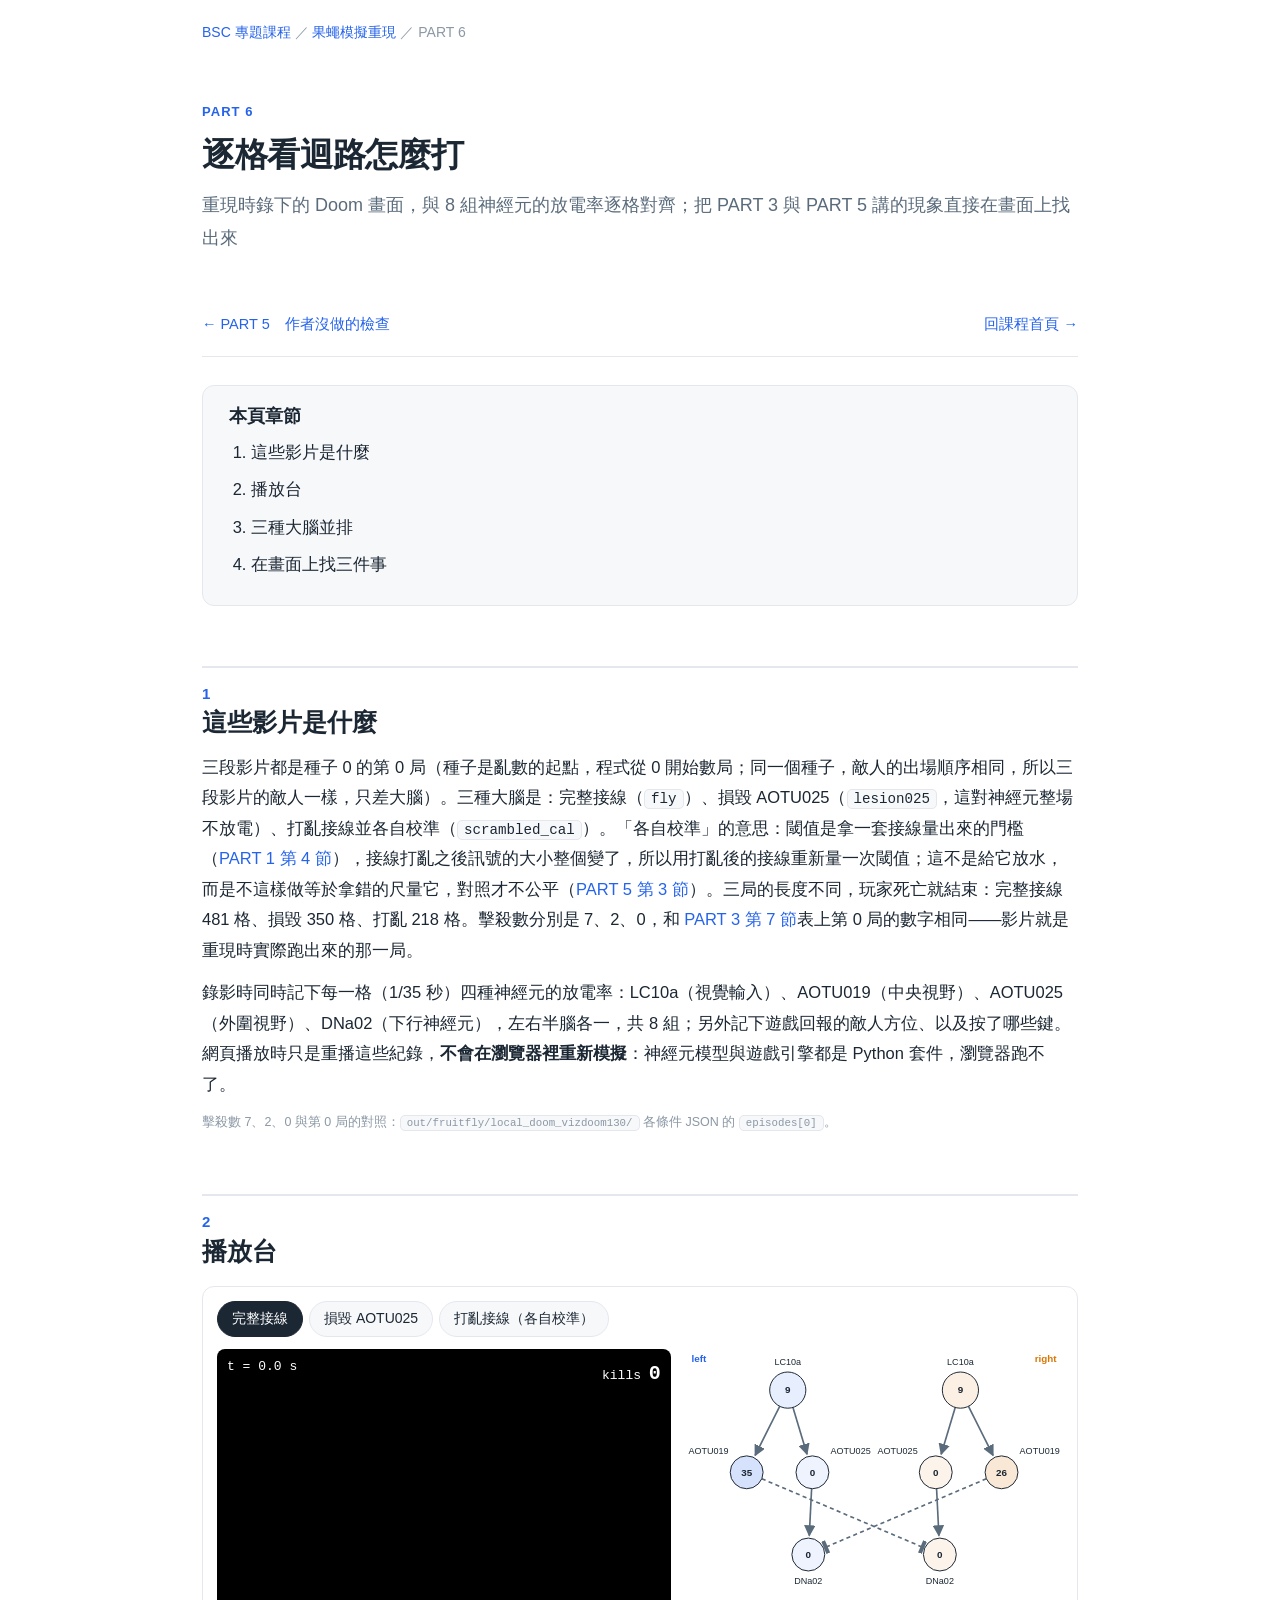
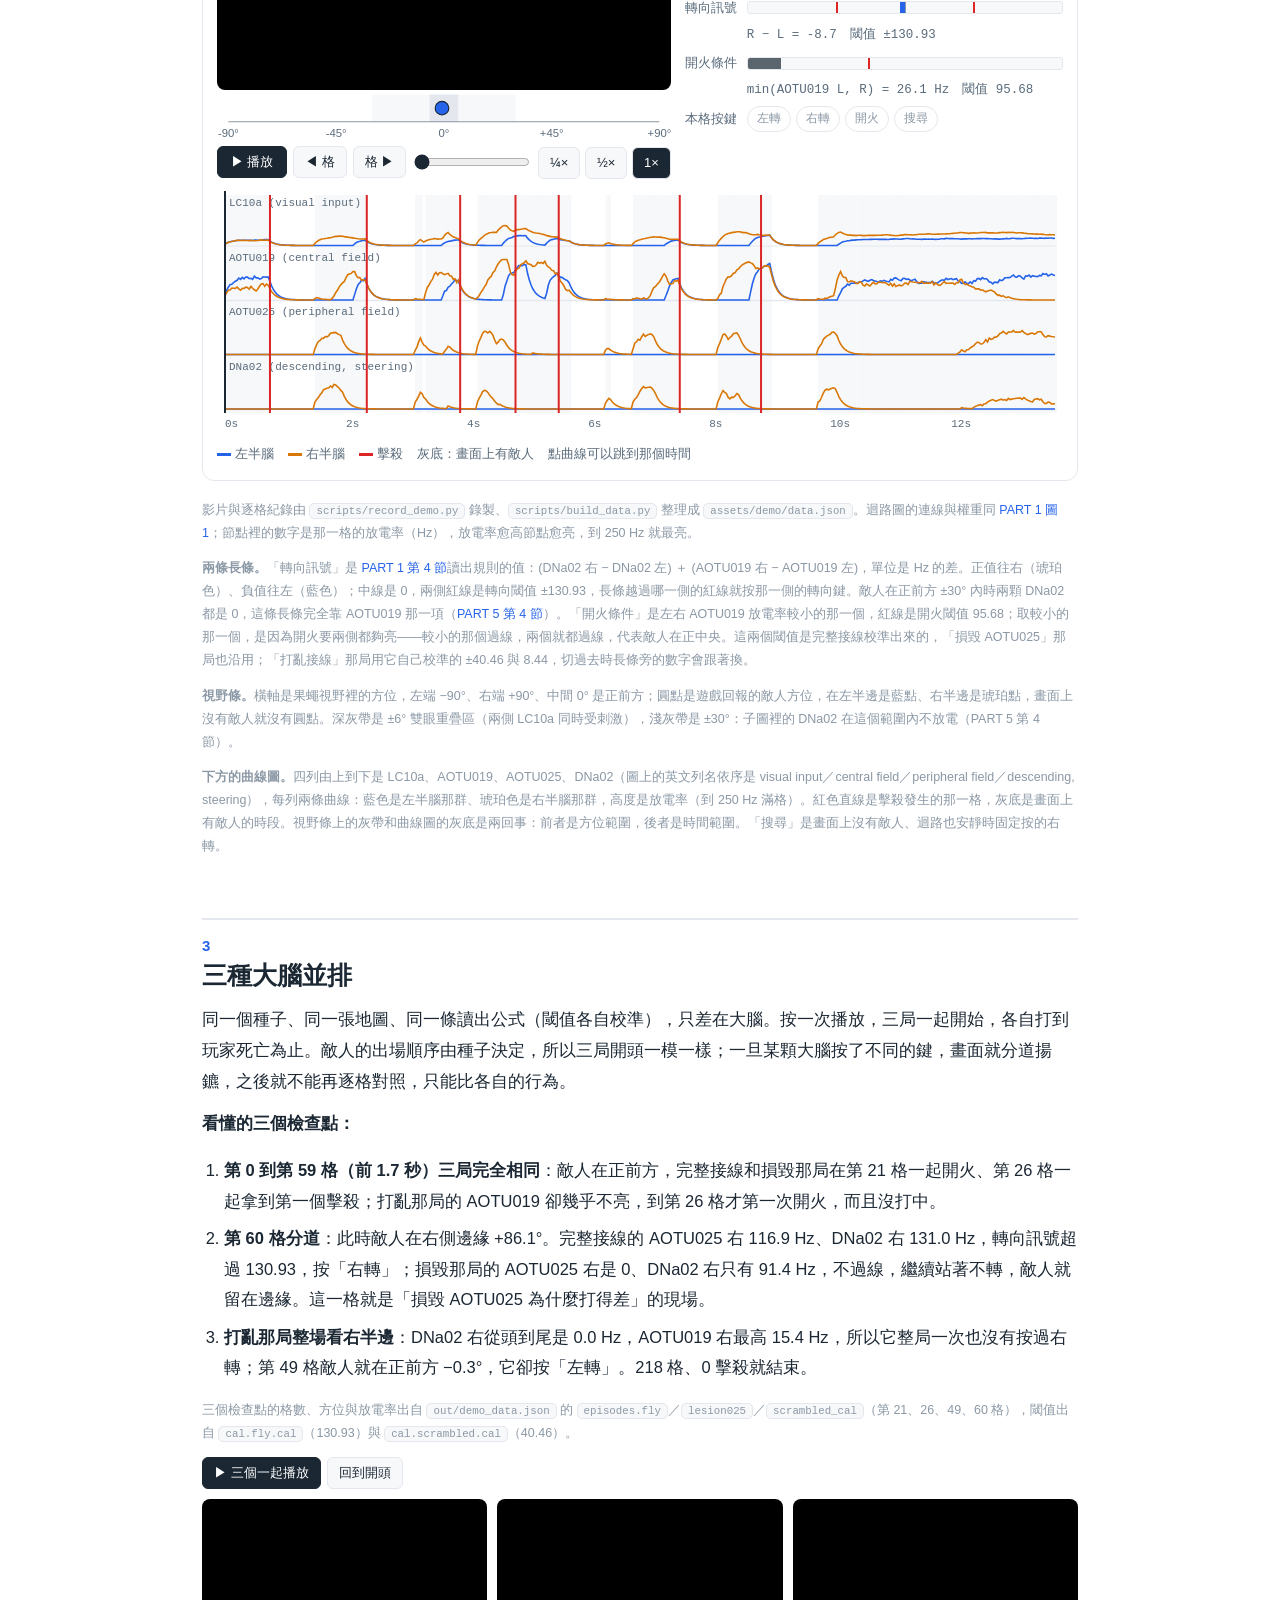
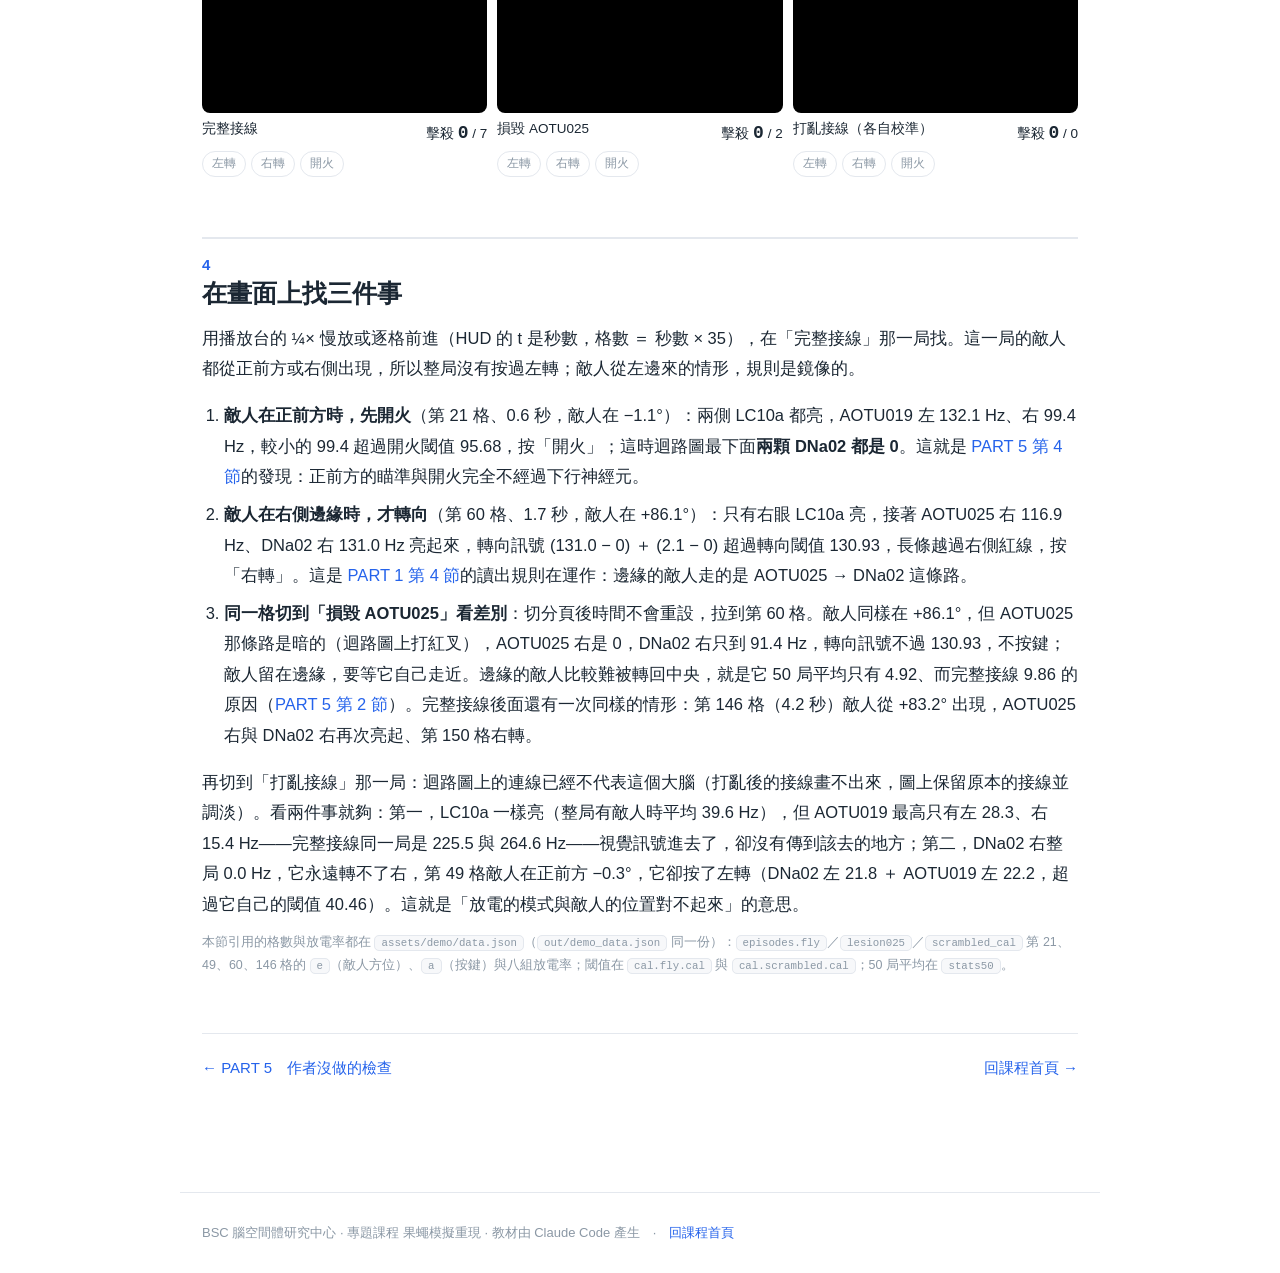
<file: part6-demo.html>
<!doctype html>
<html lang="zh-Hant">
<head>
<meta charset="utf-8">
<meta name="viewport" content="width=device-width, initial-scale=1">
<title>PART 6 逐格看迴路怎麼打｜果蠅模擬重現</title>
<link rel="stylesheet" href="assets/flysimu.css">
<style>
/* 播放台：只在這一頁用，顏色一律取 flysimu.css 的變數（左半腦 --blue、右半腦 --amber、擊殺 --red） */
.rig{border:1px solid var(--border);border-radius:var(--radius);padding:14px;background:var(--bg);display:flex;flex-direction:column;gap:12px;margin:18px 0}
.tabs{display:flex;flex-wrap:wrap;gap:6px}
.tab{font:inherit;font-size:14px;border:1px solid var(--border);background:var(--panel);color:var(--ink);padding:4px 14px;border-radius:999px;cursor:pointer}
.tab[aria-selected="true"]{background:var(--ink);color:#fff;border-color:var(--ink)}
.tab:focus-visible,.pbtn:focus-visible{outline:2px solid var(--accent);outline-offset:2px}
.stage{display:grid;grid-template-columns:minmax(0,1.2fr) minmax(0,1fr);gap:14px}
@media (max-width:800px){.stage{grid-template-columns:minmax(0,1fr)}}
.vbox{position:relative;background:#000;border-radius:8px;overflow:hidden;aspect-ratio:4/3;max-width:100%}
.vbox video{width:100%;height:100%;display:block;image-rendering:pixelated}
.hud{position:absolute;left:10px;top:6px;right:10px;display:flex;justify-content:space-between;font-family:Menlo,Consolas,monospace;font-size:13px;color:#fff;text-shadow:0 1px 2px #000;pointer-events:none}
.hud b{font-size:20px}
.ctl{display:flex;flex-wrap:wrap;align-items:center;gap:6px;margin-top:6px}
.pbtn{font:inherit;font-size:13px;border:1px solid var(--border);background:var(--panel);color:var(--ink);padding:3px 11px;border-radius:6px;cursor:pointer}
.pbtn.main{background:var(--ink);color:#fff;border-color:var(--ink);min-width:70px}
.pbtn[aria-pressed="true"]{background:var(--ink);color:#fff}
.ctl input[type=range]{flex:1;min-width:110px;accent-color:var(--ink)}
.brain svg,.fv svg{width:100%;height:auto;display:block}
.readout{display:grid;grid-template-columns:auto minmax(0,1fr);gap:4px 10px;align-items:center;font-size:13px}
.readout .lab{color:var(--soft)}
.meter{position:relative;height:13px;background:var(--panel);border:1px solid var(--border);border-radius:3px;overflow:hidden}
.meter .fill{position:absolute;top:0;bottom:0}
.meter .th{position:absolute;top:-2px;bottom:-2px;width:2px;background:var(--red)}
.meter .mid{position:absolute;top:0;bottom:0;left:50%;width:1px;background:var(--faint)}
.mono{font-family:Menlo,Consolas,monospace;font-variant-numeric:tabular-nums;font-size:12.5px;color:var(--soft)}
.chips{display:flex;gap:5px;flex-wrap:wrap}
.chip{font-family:Menlo,Consolas,monospace;font-size:12px;padding:1px 9px;border-radius:999px;border:1px solid var(--border);color:var(--faint)}
.chip.on{color:#fff;border-color:transparent}
.chip.on.l{background:var(--blue)} .chip.on.r{background:var(--amber)} .chip.on.f{background:var(--red)} .chip.on.s{background:var(--soft)}
.tl canvas{width:100%;height:240px;display:block;cursor:pointer}
.legend{display:flex;gap:14px;flex-wrap:wrap;font-size:12.5px;color:var(--soft)}
.sw{display:inline-block;width:14px;height:3px;vertical-align:middle;margin-right:4px}
.trio{display:grid;grid-template-columns:repeat(3,minmax(0,1fr));gap:10px;margin-top:10px}
@media (max-width:720px){.trio{grid-template-columns:minmax(0,1fr)}}
.cell .cap{display:flex;justify-content:space-between;gap:8px;font-size:13.5px;margin-top:4px}
.cell .big{font-family:Menlo,Consolas,monospace;font-size:18px;font-weight:700}
</style>
</head>
<body>
<div class="crumb"><a href="https://marginli.github.io/bsc-topics/">BSC 專題課程</a> ／ <a href="index.html">果蠅模擬重現</a> ／ PART 6</div>
<header class="hero">
  <p class="eyebrow">PART 6</p>
  <h1>逐格看迴路怎麼打</h1>
  <p class="subtitle">重現時錄下的 Doom 畫面，與 8 組神經元的放電率逐格對齊；把 PART 3 與 PART 5 講的現象直接在畫面上找出來</p>
</header>

<div class="wrap">

  <div class="pager top">
    <a href="part5-checks.html">← PART 5　作者沒做的檢查</a>
    <a href="index.html">回課程首頁 →</a>
  </div>

  <nav class="toc">
    <h2>本頁章節</h2>
    <ol>
      <li><a href="#s1">這些影片是什麼</a></li>
      <li><a href="#s2">播放台</a></li>
      <li><a href="#s3">三種大腦並排</a></li>
      <li><a href="#s4">在畫面上找三件事</a></li>
    </ol>
  </nav>

  <h2 id="s1"><span class="pt">1</span>這些影片是什麼</h2>

  <p>三段影片都是種子 0 的第 0 局（種子是亂數的起點，程式從 0 開始數局；同一個種子，敵人的出場順序相同，所以三段影片的敵人一樣，只差大腦）。三種大腦是：完整接線（<code>fly</code>）、損毀 AOTU025（<code>lesion025</code>，這對神經元整場不放電）、打亂接線並各自校準（<code>scrambled_cal</code>）。「各自校準」的意思：閾值是拿一套接線量出來的門檻（<a href="part1-what.html#s4">PART 1 第 4 節</a>），接線打亂之後訊號的大小整個變了，所以用打亂後的接線重新量一次閾值；這不是給它放水，而是不這樣做等於拿錯的尺量它，對照才不公平（<a href="part5-checks.html#s3">PART 5 第 3 節</a>）。三局的長度不同，玩家死亡就結束：完整接線 481 格、損毀 350 格、打亂 218 格。擊殺數分別是 7、2、0，和 <a href="part3-fruitfly.html#s7">PART 3 第 7 節</a>表上第 0 局的數字相同——影片就是重現時實際跑出來的那一局。</p>
  <p>錄影時同時記下每一格（1/35 秒）四種神經元的放電率：LC10a（視覺輸入）、AOTU019（中央視野）、AOTU025（外圍視野）、DNa02（下行神經元），左右半腦各一，共 8 組；另外記下遊戲回報的敵人方位、以及按了哪些鍵。網頁播放時只是重播這些紀錄，<b>不會在瀏覽器裡重新模擬</b>：神經元模型與遊戲引擎都是 Python 套件，瀏覽器跑不了。</p>

  <p class="figsrc">擊殺數 7、2、0 與第 0 局的對照：<code>out/fruitfly/local_doom_vizdoom130/</code> 各條件 JSON 的 <code>episodes[0]</code>。</p>

  <h2 id="s2"><span class="pt">2</span>播放台</h2>

  <div class="rig">
    <div class="tabs" role="tablist" aria-label="大腦">
      <button class="tab" role="tab" id="tab-fly" data-p="fly" aria-selected="true">完整接線</button>
      <button class="tab" role="tab" id="tab-lesion025" data-p="lesion025" aria-selected="false">損毀 AOTU025</button>
      <button class="tab" role="tab" id="tab-scrambled_cal" data-p="scrambled_cal" aria-selected="false">打亂接線（各自校準）</button>
    </div>
    <div class="stage">
      <div>
        <div class="vbox">
          <video id="vid" muted playsinline preload="auto" src="assets/demo/fly.mp4"></video>
          <div class="hud"><span>t = <span id="hudT">0.0</span> s</span><span>kills <b id="hudK">0</b></span></div>
        </div>
        <div class="fv"><svg id="fv" viewBox="0 0 400 44" role="img" aria-label="果蠅視野中的敵人方位"></svg></div>
        <div class="ctl">
          <button class="pbtn main" id="play">▶ 播放</button>
          <button class="pbtn" id="back" aria-label="上一格">◀ 格</button>
          <button class="pbtn" id="fwd" aria-label="下一格">格 ▶</button>
          <input type="range" id="scrub" min="0" max="480" value="0" aria-label="時間">
          <span role="group" aria-label="速度">
            <button class="pbtn" data-r="0.25" aria-pressed="false">¼×</button>
            <button class="pbtn" data-r="0.5" aria-pressed="false">½×</button>
            <button class="pbtn" data-r="1" aria-pressed="true">1×</button>
          </span>
        </div>
      </div>
      <div class="brain">
        <svg id="circ" viewBox="0 0 460 300" role="img" aria-label="迴路圖：節點亮度隨放電率改變"></svg>
        <div class="readout">
          <span class="lab">轉向訊號</span>
          <div class="meter"><div class="mid"></div><div class="fill" id="steerF"></div><div class="th" id="thL"></div><div class="th" id="thR"></div></div>
          <span></span><span class="mono" id="steerV"></span>
          <span class="lab">開火條件</span>
          <div class="meter"><div class="fill" id="fireF" style="background:var(--ink);opacity:.7"></div><div class="th" id="fireT"></div></div>
          <span></span><span class="mono" id="fireV"></span>
          <span class="lab">本格按鍵</span>
          <div class="chips"><span class="chip l" id="cL">左轉</span><span class="chip r" id="cR">右轉</span><span class="chip f" id="cF">開火</span><span class="chip s" id="cS">搜尋</span></div>
        </div>
      </div>
    </div>
    <div class="tl"><canvas id="tl" aria-label="四組神經元放電率的時間序列；點一下跳到該時間"></canvas></div>
    <div class="legend">
      <span><i class="sw" style="background:var(--blue)"></i>左半腦</span>
      <span><i class="sw" style="background:var(--amber)"></i>右半腦</span>
      <span><i class="sw" style="background:var(--red)"></i>擊殺</span>
      <span>灰底：畫面上有敵人</span>
      <span>點曲線可以跳到那個時間</span>
    </div>
  </div>
  <p class="figsrc">影片與逐格紀錄由 <code>scripts/record_demo.py</code> 錄製、<code>scripts/build_data.py</code> 整理成 <code>assets/demo/data.json</code>。迴路圖的連線與權重同 <a href="part1-what.html#s3">PART 1 圖 1</a>；節點裡的數字是那一格的放電率（Hz），放電率愈高節點愈亮，到 250 Hz 就最亮。</p>
  <p class="figsrc"><b>兩條長條。</b>「轉向訊號」是 <a href="part1-what.html#s4">PART 1 第 4 節</a>讀出規則的值：(DNa02 右 − DNa02 左) ＋ (AOTU019 右 − AOTU019 左)，單位是 Hz 的差。正值往右（琥珀色）、負值往左（藍色）；中線是 0，兩側紅線是轉向閾值 ±130.93，長條越過哪一側的紅線就按那一側的轉向鍵。敵人在正前方 ±30° 內時兩顆 DNa02 都是 0，這條長條完全靠 AOTU019 那一項（<a href="part5-checks.html#s4">PART 5 第 4 節</a>）。「開火條件」是左右 AOTU019 放電率較小的那一個，紅線是開火閾值 95.68；取較小的那一個，是因為開火要兩側都夠亮——較小的那個過線，兩個就都過線，代表敵人在正中央。這兩個閾值是完整接線校準出來的，「損毀 AOTU025」那局也沿用；「打亂接線」那局用它自己校準的 ±40.46 與 8.44，切過去時長條旁的數字會跟著換。</p>
  <p class="figsrc"><b>視野條。</b>橫軸是果蠅視野裡的方位，左端 −90°、右端 +90°、中間 0° 是正前方；圓點是遊戲回報的敵人方位，在左半邊是藍點、右半邊是琥珀點，畫面上沒有敵人就沒有圓點。深灰帶是 ±6° 雙眼重疊區（兩側 LC10a 同時受刺激），淺灰帶是 ±30°：子圖裡的 DNa02 在這個範圍內不放電（PART 5 第 4 節）。</p>
  <p class="figsrc"><b>下方的曲線圖。</b>四列由上到下是 LC10a、AOTU019、AOTU025、DNa02（圖上的英文列名依序是 visual input／central field／peripheral field／descending, steering），每列兩條曲線：藍色是左半腦那群、琥珀色是右半腦那群，高度是放電率（到 250 Hz 滿格）。紅色直線是擊殺發生的那一格，灰底是畫面上有敵人的時段。視野條上的灰帶和曲線圖的灰底是兩回事：前者是方位範圍，後者是時間範圍。「搜尋」是畫面上沒有敵人、迴路也安靜時固定按的右轉。</p>

  <h2 id="s3"><span class="pt">3</span>三種大腦並排</h2>
  <p>同一個種子、同一張地圖、同一條讀出公式（閾值各自校準），只差在大腦。按一次播放，三局一起開始，各自打到玩家死亡為止。敵人的出場順序由種子決定，所以三局開頭一模一樣；一旦某顆大腦按了不同的鍵，畫面就分道揚鑣，之後就不能再逐格對照，只能比各自的行為。</p>
  <p><b>看懂的三個檢查點：</b></p>
  <ol>
    <li><b>第 0 到第 59 格（前 1.7 秒）三局完全相同</b>：敵人在正前方，完整接線和損毀那局在第 21 格一起開火、第 26 格一起拿到第一個擊殺；打亂那局的 AOTU019 卻幾乎不亮，到第 26 格才第一次開火，而且沒打中。</li>
    <li><b>第 60 格分道</b>：此時敵人在右側邊緣 +86.1°。完整接線的 AOTU025 右 116.9 Hz、DNa02 右 131.0 Hz，轉向訊號超過 130.93，按「右轉」；損毀那局的 AOTU025 右是 0、DNa02 右只有 91.4 Hz，不過線，繼續站著不轉，敵人就留在邊緣。這一格就是「損毀 AOTU025 為什麼打得差」的現場。</li>
    <li><b>打亂那局整場看右半邊</b>：DNa02 右從頭到尾是 0.0 Hz，AOTU019 右最高 15.4 Hz，所以它整局一次也沒有按過右轉；第 49 格敵人就在正前方 −0.3°，它卻按「左轉」。218 格、0 擊殺就結束。</li>
  </ol>
  <p class="figsrc">三個檢查點的格數、方位與放電率出自 <code>out/demo_data.json</code> 的 <code>episodes.fly</code>／<code>lesion025</code>／<code>scrambled_cal</code>（第 21、26、49、60 格），閾值出自 <code>cal.fly.cal</code>（130.93）與 <code>cal.scrambled.cal</code>（40.46）。</p>
  <div class="ctl"><button class="pbtn main" id="trioPlay">▶ 三個一起播放</button><button class="pbtn" id="trioReset">回到開頭</button></div>
  <div class="trio" id="trio"></div>

  <h2 id="s4"><span class="pt">4</span>在畫面上找三件事</h2>
  <p>用播放台的 ¼× 慢放或逐格前進（HUD 的 t 是秒數，格數 ＝ 秒數 × 35），在「完整接線」那一局找。這一局的敵人都從正前方或右側出現，所以整局沒有按過左轉；敵人從左邊來的情形，規則是鏡像的。</p>
  <ol>
    <li><b>敵人在正前方時，先開火</b>（第 21 格、0.6 秒，敵人在 −1.1°）：兩側 LC10a 都亮，AOTU019 左 132.1 Hz、右 99.4 Hz，較小的 99.4 超過開火閾值 95.68，按「開火」；這時迴路圖最下面<b>兩顆 DNa02 都是 0</b>。這就是 <a href="part5-checks.html#s4">PART 5 第 4 節</a>的發現：正前方的瞄準與開火完全不經過下行神經元。</li>
    <li><b>敵人在右側邊緣時，才轉向</b>（第 60 格、1.7 秒，敵人在 +86.1°）：只有右眼 LC10a 亮，接著 AOTU025 右 116.9 Hz、DNa02 右 131.0 Hz 亮起來，轉向訊號 (131.0 − 0) ＋ (2.1 − 0) 超過轉向閾值 130.93，長條越過右側紅線，按「右轉」。這是 <a href="part1-what.html#s4">PART 1 第 4 節</a>的讀出規則在運作：邊緣的敵人走的是 AOTU025 → DNa02 這條路。</li>
    <li><b>同一格切到「損毀 AOTU025」看差別</b>：切分頁後時間不會重設，拉到第 60 格。敵人同樣在 +86.1°，但 AOTU025 那條路是暗的（迴路圖上打紅叉），AOTU025 右是 0，DNa02 右只到 91.4 Hz，轉向訊號不過 130.93，不按鍵；敵人留在邊緣，要等它自己走近。邊緣的敵人比較難被轉回中央，就是它 50 局平均只有 4.92、而完整接線 9.86 的原因（<a href="part5-checks.html#s2">PART 5 第 2 節</a>）。完整接線後面還有一次同樣的情形：第 146 格（4.2 秒）敵人從 +83.2° 出現，AOTU025 右與 DNa02 右再次亮起、第 150 格右轉。</li>
  </ol>
  <p>再切到「打亂接線」那一局：迴路圖上的連線已經不代表這個大腦（打亂後的接線畫不出來，圖上保留原本的接線並調淡）。看兩件事就夠：第一，LC10a 一樣亮（整局有敵人時平均 39.6 Hz），但 AOTU019 最高只有左 28.3、右 15.4 Hz——完整接線同一局是 225.5 與 264.6 Hz——視覺訊號進去了，卻沒有傳到該去的地方；第二，DNa02 右整局 0.0 Hz，它永遠轉不了右，第 49 格敵人在正前方 −0.3°，它卻按了左轉（DNa02 左 21.8 ＋ AOTU019 左 22.2，超過它自己的閾值 40.46）。這就是「放電的模式與敵人的位置對不起來」的意思。</p>

  <p class="figsrc">本節引用的格數與放電率都在 <code>assets/demo/data.json</code>（<code>out/demo_data.json</code> 同一份）：<code>episodes.fly</code>／<code>lesion025</code>／<code>scrambled_cal</code> 第 21、49、60、146 格的 <code>e</code>（敵人方位）、<code>a</code>（按鍵）與八組放電率；閾值在 <code>cal.fly.cal</code> 與 <code>cal.scrambled.cal</code>；50 局平均在 <code>stats50</code>。</p>

  <div class="pager">
    <a href="part5-checks.html">← PART 5　作者沒做的檢查</a>
    <a href="index.html">回課程首頁 →</a>
  </div>

</div>
<div class="foot">BSC 腦空間體研究中心 · 專題課程 果蠅模擬重現 · 教材由 Claude Code 產生　·　<a href="index.html">回課程首頁</a></div>

<script>
const PANEL=["LC10a_L","LC10a_R","AOTU019_L","AOTU019_R","AOTU025_L","AOTU025_R","DNa02_L","DNa02_R"];
const NAMES={fly:"完整接線",lesion025:"損毀 AOTU025",scrambled_cal:"打亂接線（各自校準）"};
const SCALE=250,FPS=35,$=s=>document.querySelector(s),NS="http://www.w3.org/2000/svg";
const css=n=>getComputedStyle(document.documentElement).getPropertyValue(n).trim();
function el(t,a,p){const e=document.createElementNS(NS,t);for(const k in a)e.setAttribute(k,a[k]);p&&p.appendChild(e);return e}
let D,P="fly",idx=0,nodeEls={},tlBase=null;
const cal=p=>D.cal[p==="scrambled_cal"?"scrambled":"fly"].cal;
const POS={LC10a_L:[125,50],LC10a_R:[335,50],AOTU019_L:[75,150],AOTU025_L:[155,150],AOTU025_R:[305,150],AOTU019_R:[385,150],DNa02_L:[150,250],DNa02_R:[310,250]};
const LAB={LC10a_L:[0,-30,"middle"],LC10a_R:[0,-30,"middle"],AOTU019_L:[-22,-22,"end"],AOTU019_R:[22,-22,"start"],AOTU025_L:[22,-22,"start"],AOTU025_R:[-22,-22,"end"],DNa02_L:[0,36,"middle"],DNa02_R:[0,36,"middle"]};
function drawCircuit(){
  const s=$("#circ");s.innerHTML="";const defs=el("defs",{},s);
  const m1=el("marker",{id:"arr",viewBox:"0 0 10 10",refX:"9",refY:"5",markerWidth:"7",markerHeight:"7",orient:"auto"},defs);el("path",{d:"M0,0 L10,5 L0,10 z",fill:css("--soft")},m1);
  const m2=el("marker",{id:"bar",viewBox:"0 0 10 10",refX:"5",refY:"5",markerWidth:"8",markerHeight:"8",orient:"auto"},defs);el("path",{d:"M5,0 L5,10",stroke:css("--soft"),"stroke-width":"3"},m2);
  const R=n=>n.startsWith("LC10a")?22:20;
  for(const e of D.circuit.edges.filter(e=>Math.abs(e.w_mv)>=30)){
    const [x1,y1]=POS[e.from],[x2,y2]=POS[e.to],dx=x2-x1,dy=y2-y1,L=Math.hypot(dx,dy),ux=dx/L,uy=dy/L,inh=e.w_mv<0;
    const a=[x1+ux*R(e.from),y1+uy*R(e.from)],b=[x2-ux*(R(e.to)+3),y2-uy*(R(e.to)+3)];
    el("path",{d:`M${a[0]},${a[1]} L${b[0]},${b[1]}`,fill:"none",stroke:css("--soft"),"stroke-width":2,"stroke-dasharray":inh?"5 4":"","marker-end":inh?"url(#bar)":"url(#arr)",opacity:P==="scrambled_cal"?.25:1},s);
  }
  for(const [x,a,t,c] of [[8,"start","left","--blue"],[452,"end","right","--amber"]]){const h=el("text",{x,y:16,"text-anchor":a,"font-size":12,"font-weight":"700",fill:css(c),"font-family":"Menlo,Consolas,monospace"},s);h.textContent=t}
  nodeEls={};
  for(const n of PANEL){
    const [x,y]=POS[n],col=css(n.endsWith("_L")?"--blue":"--amber"),[lx,ly,la]=LAB[n],g=el("g",{},s);
    const c=el("circle",{cx:x,cy:y,r:R(n),fill:col,"fill-opacity":.08,stroke:css("--ink"),"stroke-width":1.2},g);
    const nm=el("text",{x:x+lx,y:y+ly,"text-anchor":la,"font-size":11,fill:css("--ink"),"font-family":"Menlo,Consolas,monospace"},g);nm.textContent=n.split("_")[0];
    const hz=el("text",{x,y:y+4,"text-anchor":"middle","font-size":12,"font-weight":"700",fill:css("--ink"),"font-family":"Menlo,Consolas,monospace"},g);
    if(P==="lesion025"&&n.startsWith("AOTU025")){el("line",{x1:x-14,y1:y-14,x2:x+14,y2:y+14,stroke:css("--red"),"stroke-width":2.5},g);el("line",{x1:x+14,y1:y-14,x2:x-14,y2:y+14,stroke:css("--red"),"stroke-width":2.5},g)}
    nodeEls[n]={c,hz};
  }
}
function drawFlyView(e){
  const s=$("#fv");s.innerHTML="";const X=az=>200+az/90*190;
  el("rect",{x:X(-30),y:4,width:X(30)-X(-30),height:24,fill:css("--panel")},s);
  el("rect",{x:X(-6),y:4,width:X(6)-X(-6),height:24,fill:css("--border")},s);
  el("line",{x1:10,y1:28,x2:390,y2:28,stroke:css("--faint")},s);
  for(const a of [-90,-45,0,45,90]){const t=el("text",{x:X(a),y:41,"text-anchor":"middle","font-size":10,fill:css("--soft"),"font-family":"Menlo,Consolas,monospace"},s);t.textContent=(a>0?"+":"")+a+"°"}
  for(const az of e)el("circle",{cx:X(az),cy:16,r:6,fill:css(az<0?"--blue":"--amber"),stroke:css("--ink"),"stroke-width":1},s);
}
const tl=$("#tl"),ROWS=[["LC10a","LC10a (visual input)"],["AOTU019","AOTU019 (central field)"],["AOTU025","AOTU025 (peripheral field)"],["DNa02","DNa02 (descending, steering)"]];
function drawTimeline(){
  const ep=D.episodes[P],dpr=window.devicePixelRatio||1,W=tl.clientWidth,H=240;tl.width=W*dpr;tl.height=H*dpr;
  const off=document.createElement("canvas");off.width=tl.width;off.height=tl.height;const g=off.getContext("2d");g.scale(dpr,dpr);
  const pad=8,top=4,rowH=(H-top-18)/4,n=ep.n,N=Math.max(n,481),X=i=>pad+i/(N-1)*(W-2*pad);
  g.font="11px Menlo,Consolas,monospace";
  for(let i=0;i<n;i++)if(ep.e[i].length){g.fillStyle=css("--panel");g.fillRect(X(i),top,X(i+1)-X(i)+.5,rowH*4)}
  ROWS.forEach(([grp,lab],r)=>{const y0=top+r*rowH,yb=y0+rowH-4;g.strokeStyle=css("--border");g.beginPath();g.moveTo(pad,yb+.5);g.lineTo(W-pad,yb+.5);g.stroke();
    for(const [sf,col] of [["_L","--blue"],["_R","--amber"]]){const v=ep[grp+sf];g.strokeStyle=css(col);g.lineWidth=1.6;g.beginPath();for(let i=0;i<n;i++){const y=yb-Math.min(v[i],SCALE)/SCALE*(rowH-14);i?g.lineTo(X(i),y):g.moveTo(X(i),y)}g.stroke()}
    g.fillStyle=css("--soft");g.fillText(lab,pad+4,y0+11)});
  g.fillStyle=css("--red");for(let i=1;i<n;i++)if(ep.k[i]>ep.k[i-1])g.fillRect(X(i)-1,top,2,rowH*4);
  g.fillStyle=css("--soft");for(let t=0;t<=N/FPS;t+=2)g.fillText(t+"s",Math.min(X(t*FPS),W-pad-18),H-4);
  tlBase={off,X,N,dpr,top,rowH};paintPlayhead();
}
function paintPlayhead(){if(!tlBase)return;const g=tl.getContext("2d");g.setTransform(1,0,0,1,0,0);g.clearRect(0,0,tl.width,tl.height);g.drawImage(tlBase.off,0,0);g.scale(tlBase.dpr,tlBase.dpr);g.fillStyle=css("--ink");g.fillRect(tlBase.X(idx)-1,0,2,tlBase.top+tlBase.rowH*4)}
tl.addEventListener("click",ev=>{if(!tlBase)return;const r=tl.getBoundingClientRect();seek(Math.round((ev.clientX-r.left-8)/(r.width-16)*(tlBase.N-1)))});
const vid=$("#vid");
function show(i){
  const ep=D.episodes[P];idx=Math.max(0,Math.min(ep.n-1,i));
  $("#hudT").textContent=(idx/FPS).toFixed(1);$("#hudK").textContent=ep.k[idx];$("#scrub").value=idx;
  for(const n of PANEL){const v=ep[n][idx];nodeEls[n].c.setAttribute("fill-opacity",(.08+.82*Math.min(v,SCALE)/SCALE).toFixed(2));nodeEls[n].hz.textContent=Math.round(v)}
  const c=cal(P),st=(ep.DNa02_R[idx]-ep.DNa02_L[idx])+(ep.AOTU019_R[idx]-ep.AOTU019_L[idx]),half=Math.max(300,c.turn_th*2.2),pos=v=>50+Math.max(-1,Math.min(1,v/half))*50;
  const f=$("#steerF"),p=pos(st);f.style.left=Math.min(50,p)+"%";f.style.width=Math.abs(p-50)+"%";f.style.background=css(st<0?"--blue":"--amber");
  $("#thL").style.left=pos(-c.turn_th)+"%";$("#thR").style.left=pos(c.turn_th)+"%";
  $("#steerV").textContent=`R − L = ${st>=0?"+":""}${st.toFixed(1)}　閾值 ±${c.turn_th}`;
  const mn=Math.min(ep.AOTU019_L[idx],ep.AOTU019_R[idx]);$("#fireF").style.width=Math.min(mn,SCALE)/SCALE*100+"%";$("#fireT").style.left=c.fire_th/SCALE*100+"%";
  $("#fireV").textContent=`min(AOTU019 L, R) = ${mn.toFixed(1)} Hz　閾值 ${c.fire_th}`;
  const a=ep.a[idx],search=!ep.e[idx].length&&a==="010";
  $("#cL").classList.toggle("on",a[0]==="1");$("#cR").classList.toggle("on",a[1]==="1"&&!search);$("#cF").classList.toggle("on",a[2]==="1");$("#cS").classList.toggle("on",search);
  drawFlyView(ep.e[idx]);paintPlayhead();
}
const frameOf=t=>Math.floor(t*FPS+1e-3);
function loop(){show(frameOf(vid.currentTime));if(!vid.paused&&!vid.ended)requestAnimationFrame(loop)}
function setPlay(){$("#play").textContent=vid.paused||vid.ended?"▶ 播放":"❚❚ 暫停"}
function seek(i){vid.pause();vid.currentTime=(i+.5)/FPS;show(i);setPlay()}
$("#play").onclick=()=>{if(vid.paused||vid.ended){if(vid.ended||idx>=D.episodes[P].n-1)vid.currentTime=0;vid.play().then(()=>{setPlay();requestAnimationFrame(loop)}).catch(()=>{})}else{vid.pause();setPlay()}};
vid.addEventListener("pause",setPlay);vid.addEventListener("ended",()=>{setPlay();show(D.episodes[P].n-1)});
$("#back").onclick=()=>seek(idx-1);$("#fwd").onclick=()=>seek(idx+1);$("#scrub").oninput=e=>seek(+e.target.value);
document.querySelectorAll("[data-r]").forEach(b=>b.onclick=()=>{vid.playbackRate=+b.dataset.r;document.querySelectorAll("[data-r]").forEach(x=>x.setAttribute("aria-pressed",x===b))});
function selectCond(p){P=p;document.querySelectorAll(".tab").forEach(t=>t.setAttribute("aria-selected",t.dataset.p===p));
  const r=vid.playbackRate;vid.pause();vid.src="assets/demo/"+p+".mp4";vid.playbackRate=r;vid.load();$("#scrub").max=D.episodes[p].n-1;drawCircuit();drawTimeline();show(0);setPlay()}
document.querySelectorAll(".tab").forEach(t=>t.onclick=()=>selectCond(t.dataset.p));
const trioV={};
function buildTrio(){for(const p of ["fly","lesion025","scrambled_cal"]){const ep=D.episodes[p],c=document.createElement("div");c.className="cell";
  c.innerHTML=`<div class="vbox"><video muted playsinline preload="auto" src="assets/demo/${p}.mp4"></video></div><div class="cap"><span>${NAMES[p]}</span><span>擊殺 <span class="big">0</span> / ${ep.kills}</span></div><div class="chips"><span class="chip l">左轉</span><span class="chip r">右轉</span><span class="chip f">開火</span></div>`;
  $("#trio").appendChild(c);trioV[p]={v:c.querySelector("video"),k:c.querySelector(".big"),ch:c.querySelectorAll(".chip"),ep}}}
function trioTick(){let any=false;for(const p in trioV){const {v,k,ch,ep}=trioV[p],i=Math.min(ep.n-1,frameOf(v.currentTime)),a=ep.a[i];k.textContent=ep.k[i];
  ch[0].classList.toggle("on",a[0]==="1");ch[1].classList.toggle("on",a[1]==="1");ch[2].classList.toggle("on",a[2]==="1");if(!v.paused&&!v.ended)any=true}
  if(any)requestAnimationFrame(trioTick);else $("#trioPlay").textContent="▶ 三個一起播放"}
$("#trioPlay").onclick=()=>{const vs=Object.values(trioV).map(o=>o.v);if(vs.some(v=>!v.paused&&!v.ended)){vs.forEach(v=>v.pause());$("#trioPlay").textContent="▶ 三個一起播放";return}
  if(vs.every(v=>v.ended))vs.forEach(v=>v.currentTime=0);Promise.all(vs.filter(v=>!v.ended).map(v=>v.play())).then(()=>{$("#trioPlay").textContent="❚❚ 暫停";requestAnimationFrame(trioTick)}).catch(()=>{})};
$("#trioReset").onclick=()=>{Object.values(trioV).forEach(o=>{o.v.pause();o.v.currentTime=0});$("#trioPlay").textContent="▶ 三個一起播放";setTimeout(trioTick,60)};
fetch("assets/demo/data.json").then(r=>r.json()).then(d=>{D=d;buildTrio();selectCond("fly");setTimeout(trioTick,300);new ResizeObserver(()=>drawTimeline()).observe(tl)});
</script>
</body>
</html>
</file>
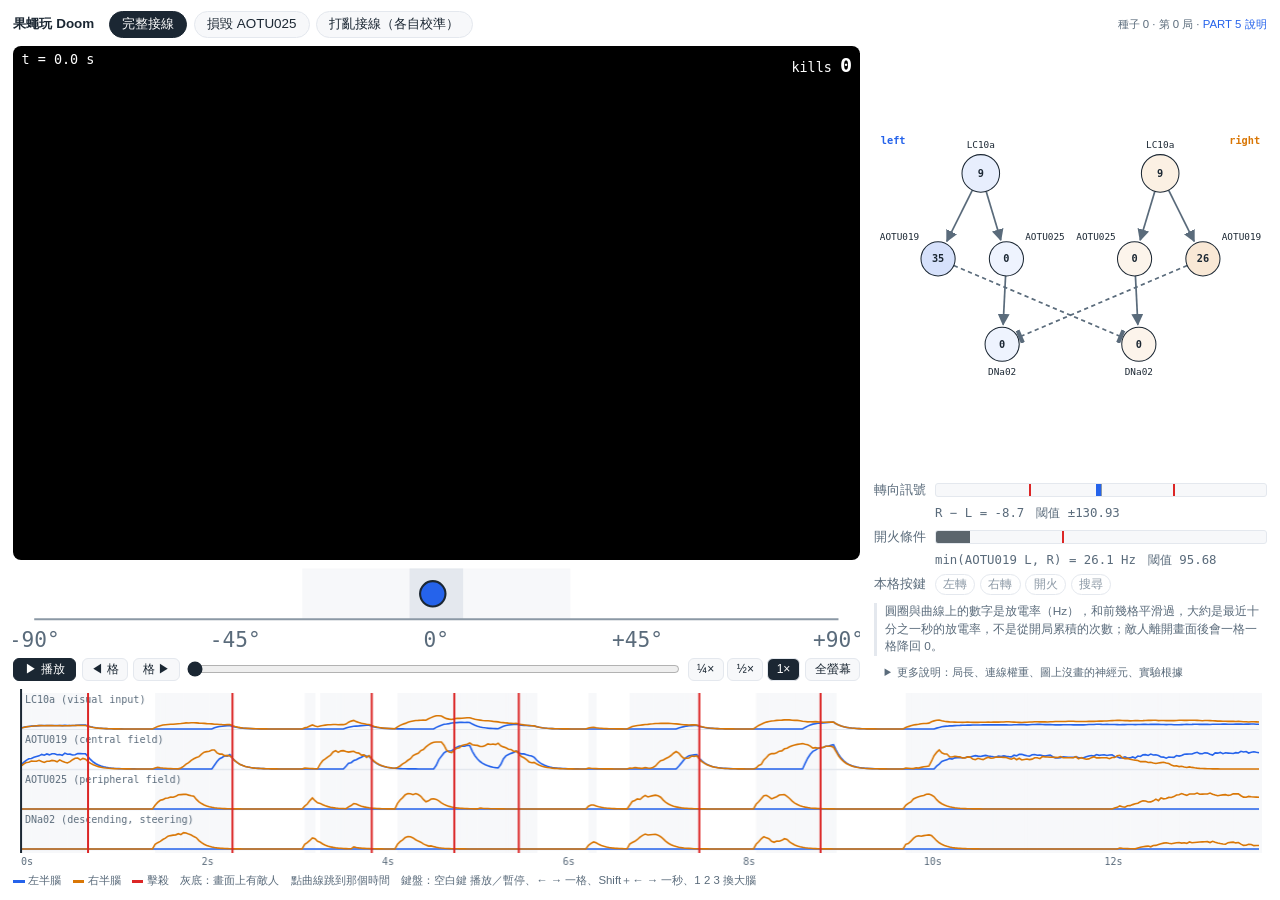
<file: player.html>
<!doctype html>
<html lang="zh-Hant">
<head>
<meta charset="utf-8">
<meta name="viewport" content="width=device-width, initial-scale=1">
<meta name="robots" content="noindex">
<title>Doom 播放台｜果蠅玩 Doom</title>
<style>
/* PART 5 播放台的單獨版：給簡報嵌入（PowerPoint 增益集）或離線用瀏覽器全螢幕開。
   不依賴 flysimu.css，所有樣式都在這裡（顏色照抄 flysimu.css 的變數），資料從 assets/demo/data.js 讀（file:// 也能用，fetch 不行）。
   版面照視窗大小縮放：字級用 vw，影片高度受視窗高度限制，16:9 的視窗剛好填滿。
   網址參數：?b=fly|lesion025|scrambled_cal（一開始播哪一種大腦）&t=3.5（從第幾秒開始） */
:root{
  --ink:#1b2733; --soft:#5a6b7b; --faint:#8b98a5;
  --bg:#ffffff; --panel:#f7f8fa; --border:#e4e8ee; --accent:#2563eb;
  --blue:#2563eb; --amber:#d97706; --red:#dc2626;
  --fs:clamp(11px,1.05vw,24px);
}
*{box-sizing:border-box}
html,body{height:100%;margin:0}
body{background:var(--bg);color:var(--ink);font-size:var(--fs);line-height:1.5;
  font-family:-apple-system,"Segoe UI","Noto Sans TC","Microsoft JhengHei","PingFang TC",Roboto,Helvetica,Arial,sans-serif;
  display:grid;grid-template-rows:auto minmax(0,1fr) auto;gap:.6em;padding:.8em 1em;overflow:hidden}
.top{display:flex;align-items:center;gap:.5em;flex-wrap:wrap}
.top .name{font-weight:700;margin-right:.6em}
.top .src{margin-left:auto;color:var(--soft);font-size:.85em}
.top .src a{color:var(--accent);text-decoration:none}
.tab,.pbtn{font:inherit;border:1px solid var(--border);background:var(--panel);color:var(--ink);cursor:pointer}
.tab{padding:.2em .9em;border-radius:999px}
.tab[aria-selected="true"]{background:var(--ink);color:#fff;border-color:var(--ink)}
.tab:focus-visible,.pbtn:focus-visible{outline:2px solid var(--accent);outline-offset:2px}
.stage{display:grid;grid-template-columns:minmax(0,auto) minmax(16em,1fr);gap:1em;min-height:0}
.left{display:flex;flex-direction:column;min-height:0;min-width:0}
.vbox{position:relative;background:#000;border-radius:8px;overflow:hidden;aspect-ratio:4/3;height:100%;max-width:100%;min-height:0;flex:1 1 auto}
.vbox video{width:100%;height:100%;display:block;image-rendering:pixelated}
.hud{position:absolute;left:.6em;top:.3em;right:.6em;display:flex;justify-content:space-between;font-family:Menlo,Consolas,monospace;color:#fff;text-shadow:0 1px 2px #000;pointer-events:none}
.hud b{font-size:1.5em}
.fv svg{width:100%;height:auto;display:block}
.fv{flex:none}
.ctl{display:flex;align-items:center;gap:.4em;margin-top:.3em;flex:none}
.pbtn{font-size:.9em;padding:.15em .7em;border-radius:6px;white-space:nowrap}
.pbtn.main{background:var(--ink);color:#fff;border-color:var(--ink);min-width:5.2em}
.pbtn[aria-pressed="true"]{background:var(--ink);color:#fff}
.ctl input[type=range]{flex:1;min-width:4em;accent-color:var(--ink)}
.right{display:flex;flex-direction:column;gap:.6em;min-height:0;overflow:auto}
.brain{flex:1 1 0;min-height:8em;display:flex}
.brain svg{width:100%;height:100%;display:block}   /* 迴路圖吃掉剩下的高度，讀數與說明一定看得到 */
.readout{display:grid;grid-template-columns:auto minmax(0,1fr);gap:.3em .7em;align-items:center}
.lab{color:var(--soft)}
.meter{position:relative;height:1em;background:var(--panel);border:1px solid var(--border);border-radius:3px;overflow:hidden}
.meter .fill{position:absolute;top:0;bottom:0}
.meter .th{position:absolute;top:-2px;bottom:-2px;width:2px;background:var(--red)}
.meter .mid{position:absolute;top:0;bottom:0;left:50%;width:1px;background:var(--faint)}
.mono{font-family:Menlo,Consolas,monospace;font-variant-numeric:tabular-nums;font-size:.92em;color:var(--soft)}
.chips{display:flex;gap:.35em;flex-wrap:wrap}
.chip{font-family:Menlo,Consolas,monospace;font-size:.9em;padding:.05em .6em;border-radius:999px;border:1px solid var(--border);color:var(--faint)}
.chip.on{color:#fff;border-color:transparent}
.chip.on.l{background:var(--blue)} .chip.on.r{background:var(--amber)} .chip.on.f{background:var(--red)} .chip.on.s{background:var(--soft)}
.note{color:var(--soft);border-left:3px solid var(--border);padding-left:.7em;margin:0;font-size:.88em}
.more summary{cursor:pointer;color:var(--soft);font-size:.85em;padding-left:calc(.7em + 3px);user-select:none}
.more summary:hover{color:var(--ink)}
.more[open] .note{margin-top:.3em;max-height:12em;overflow:auto}   /* 展開時限高，迴路圖不會被擠掉 */
.bottom{display:flex;flex-direction:column;gap:.2em}
.tl canvas{width:100%;height:20vh;min-height:90px;display:block;cursor:pointer}
.legend{display:flex;gap:1em;flex-wrap:wrap;font-size:.85em;color:var(--soft)}
.sw{display:inline-block;width:1em;height:3px;vertical-align:middle;margin-right:.3em}
.err{color:var(--red)}
@media (max-aspect-ratio:4/3){.brain{flex:none}.brain svg{height:auto}.stage{grid-template-columns:minmax(0,1fr)}.vbox{height:auto;width:100%}.right{overflow:visible}body{overflow:auto}}
</style>
</head>
<body>
<div class="top">
  <span class="name">果蠅玩 Doom</span>
  <span role="tablist" aria-label="大腦" style="display:contents">
    <button class="tab" role="tab" data-p="fly" aria-selected="true">完整接線</button>
    <button class="tab" role="tab" data-p="lesion025" aria-selected="false">損毀 AOTU025</button>
    <button class="tab" role="tab" data-p="scrambled_cal" aria-selected="false">打亂接線（各自校準）</button>
  </span>
  <span class="src">種子 0 · 第 0 局 · <a href="https://marginli.github.io/bsc-flysimu/part5-demo.html" target="_blank" rel="noopener">PART 5 說明</a></span>
</div>
<div class="stage">
  <div class="left">
    <div class="vbox">
      <video id="vid" muted playsinline preload="auto"></video>
      <div class="hud"><span>t = <span id="hudT"></span> s</span> <span>kills <b id="hudK">0</b></span></div>
    </div>
    <div class="fv"><svg id="fv" viewBox="0 0 400 44" role="img" aria-label="果蠅視野中的敵人方位"></svg></div>
    <div class="ctl">
      <button class="pbtn main" id="play">▶ 播放</button>
      <button class="pbtn" id="back" aria-label="上一格">◀ 格</button>
      <button class="pbtn" id="fwd" aria-label="下一格">格 ▶</button>
      <input type="range" id="scrub" min="0" max="480" value="0" aria-label="時間">
      <span role="group" aria-label="速度">
        <button class="pbtn" data-r="0.25" aria-pressed="false">¼×</button>
        <button class="pbtn" data-r="0.5" aria-pressed="false">½×</button>
        <button class="pbtn" data-r="1" aria-pressed="true">1×</button>
      </span>
      <button class="pbtn" id="full">全螢幕</button>
    </div>
  </div>
  <div class="right">
    <div class="brain"><svg id="circ" viewBox="0 0 460 300" role="img" aria-label="迴路圖：節點亮度隨放電率改變"></svg></div>
    <div class="readout">
      <span class="lab">轉向訊號</span>
      <div class="meter"><div class="mid"></div><div class="fill" id="steerF"></div><div class="th" id="thL"></div><div class="th" id="thR"></div></div>
      <span></span><span class="mono" id="steerV"></span>
      <span class="lab">開火條件</span>
      <div class="meter"><div class="fill" id="fireF" style="background:var(--ink);opacity:.7"></div><div class="th" id="fireT"></div></div>
      <span></span><span class="mono" id="fireV"></span>
      <span class="lab">本格按鍵</span>
      <div class="chips"><span class="chip l" id="cL">左轉</span><span class="chip r" id="cR">右轉</span><span class="chip f" id="cF">開火</span><span class="chip s" id="cS">搜尋</span></div>
    </div>
    <p class="note">圓圈與曲線上的數字是放電率（Hz），和前幾格平滑過，大約是最近十分之一秒的放電率，不是從開局累積的次數；敵人離開畫面後會一格一格降回 0。</p>
    <details class="more"><summary>更多說明：局長、連線權重、圖上沒畫的神經元、實驗根據</summary>
    <p class="note">每一局在玩家被打死時結束：擊倒得越少，走到身邊的敵人越多，局就越短。同一個種子整局什麼鍵都不按，也是撐到第 218 格被打死，和打亂接線那局一樣長。圓圈之間的線是兩群之間連結權重的加總，只畫絕對值 30 mV 以上的；一條連結的權重 ＝ 突觸數（兩顆神經元之間的接點個數）× 正負號 × 0.275 mV，正負號看上游神經元（GABA、麩胺酸為負，其餘為正），沒有正規化。圖上只畫四種，模擬的卻是從全腦切出來的 3,963 顆神經元。用突觸數算（左右合計）：輸入端 LC10a 的突觸分給 1,557 顆神經元，給 AOTU019 的只有 4.1%、給 AOTU025 的 3.9%；出口 DNa02 收到的只有 1.9% 來自 AOTU019、1.8% 來自 AOTU025，LC10a 也不直接連到 DNa02。圖上是作者讀出時看的那幾站，訊號大多還經過圖上沒畫的神經元。AOTU025 興奮同側、AOTU019 抑制對側除了連結體，也有實驗支持（Collie 等人 2026）：打電流讓任一顆興奮，果蠅都轉向那顆細胞那一側。</p>
    </details>
    <p class="figsrc" hidden>數字出處：放電率與局長在 out/demo_data.json、out/vizdoom_probe.json；連線加總在 out/demo_data.json 的 circuit.edges；權重定義在 out/weight_def.json；主幹占比在 out/subgraph_types.json 的 backbone_share。Collie 2026 的原文摘錄在 out/collie2026.json。說明全文：https://marginli.github.io/bsc-flysimu/part5-demo.html 與 part1-what.html#wdef、part1-what.html#s3</p>
  </div>
</div>
<div class="bottom">
  <div class="tl"><canvas id="tl" aria-label="四種神經元左右共 8 組的放電率時間序列；點一下跳到該時間"></canvas></div>
  <div class="legend">
    <span><i class="sw" style="background:var(--blue)"></i>左半腦</span>
    <span><i class="sw" style="background:var(--amber)"></i>右半腦</span>
    <span><i class="sw" style="background:var(--red)"></i>擊殺</span>
    <span>灰底：畫面上有敵人</span>
    <span>點曲線跳到那個時間</span>
    <span>鍵盤：空白鍵 播放／暫停、← → 一格、Shift＋← → 一秒、1 2 3 換大腦</span>
  </div>
</div>
<script src="assets/demo/data.js"></script>
<script>
// 播放邏輯照抄 part5-demo.html（改那邊要一起改這裡）；多的是：網址參數、鍵盤、整頁全螢幕、時間軸隨高度縮放
const PANEL=["LC10a_L","LC10a_R","AOTU019_L","AOTU019_R","AOTU025_L","AOTU025_R","DNa02_L","DNa02_R"];
const CONDS=["fly","lesion025","scrambled_cal"];
const SCALE=250,FPS=35,$=s=>document.querySelector(s),NS="http://www.w3.org/2000/svg";
const css=n=>getComputedStyle(document.documentElement).getPropertyValue(n).trim();
function el(t,a,p){const e=document.createElementNS(NS,t);for(const k in a)e.setAttribute(k,a[k]);p&&p.appendChild(e);return e}
const D=window.FD_DATA;let P="fly",idx=0,nodeEls={},tlBase=null;
const cal=p=>D.cal[p==="scrambled_cal"?"scrambled":"fly"].cal;
const POS={LC10a_L:[125,50],LC10a_R:[335,50],AOTU019_L:[75,150],AOTU025_L:[155,150],AOTU025_R:[305,150],AOTU019_R:[385,150],DNa02_L:[150,250],DNa02_R:[310,250]};
const LAB={LC10a_L:[0,-30,"middle"],LC10a_R:[0,-30,"middle"],AOTU019_L:[-22,-22,"end"],AOTU019_R:[22,-22,"start"],AOTU025_L:[22,-22,"start"],AOTU025_R:[-22,-22,"end"],DNa02_L:[0,36,"middle"],DNa02_R:[0,36,"middle"]};
function drawCircuit(){
  const s=$("#circ");s.innerHTML="";const defs=el("defs",{},s);
  const m1=el("marker",{id:"arr",viewBox:"0 0 10 10",refX:"9",refY:"5",markerWidth:"7",markerHeight:"7",orient:"auto"},defs);el("path",{d:"M0,0 L10,5 L0,10 z",fill:css("--soft")},m1);
  const m2=el("marker",{id:"bar",viewBox:"0 0 10 10",refX:"5",refY:"5",markerWidth:"8",markerHeight:"8",orient:"auto"},defs);el("path",{d:"M5,0 L5,10",stroke:css("--soft"),"stroke-width":"3"},m2);
  const R=n=>n.startsWith("LC10a")?22:20;
  for(const e of D.circuit.edges.filter(e=>Math.abs(e.w_mv)>=30)){
    const [x1,y1]=POS[e.from],[x2,y2]=POS[e.to],dx=x2-x1,dy=y2-y1,L=Math.hypot(dx,dy),ux=dx/L,uy=dy/L,inh=e.w_mv<0;
    const a=[x1+ux*R(e.from),y1+uy*R(e.from)],b=[x2-ux*(R(e.to)+3),y2-uy*(R(e.to)+3)];
    el("path",{d:`M${a[0]},${a[1]} L${b[0]},${b[1]}`,fill:"none",stroke:css("--soft"),"stroke-width":2,"stroke-dasharray":inh?"5 4":"","marker-end":inh?"url(#bar)":"url(#arr)",opacity:P==="scrambled_cal"?.25:1},s);
  }
  for(const [x,a,t,c] of [[8,"start","left","--blue"],[452,"end","right","--amber"]]){const h=el("text",{x,y:16,"text-anchor":a,"font-size":12,"font-weight":"700",fill:css(c),"font-family":"Menlo,Consolas,monospace"},s);h.textContent=t}
  nodeEls={};
  for(const n of PANEL){
    const [x,y]=POS[n],col=css(n.endsWith("_L")?"--blue":"--amber"),[lx,ly,la]=LAB[n],g=el("g",{},s);
    const c=el("circle",{cx:x,cy:y,r:R(n),fill:col,"fill-opacity":.08,stroke:css("--ink"),"stroke-width":1.2},g);
    const nm=el("text",{x:x+lx,y:y+ly,"text-anchor":la,"font-size":11,fill:css("--ink"),"font-family":"Menlo,Consolas,monospace"},g);nm.textContent=n.split("_")[0];
    const hz=el("text",{x,y:y+4,"text-anchor":"middle","font-size":12,"font-weight":"700",fill:css("--ink"),"font-family":"Menlo,Consolas,monospace"},g);
    if(P==="lesion025"&&n.startsWith("AOTU025")){el("line",{x1:x-14,y1:y-14,x2:x+14,y2:y+14,stroke:css("--red"),"stroke-width":2.5},g);el("line",{x1:x+14,y1:y-14,x2:x-14,y2:y+14,stroke:css("--red"),"stroke-width":2.5},g)}
    nodeEls[n]={c,hz};
  }
}
function drawFlyView(e){
  const s=$("#fv");s.innerHTML="";const X=az=>200+az/90*190;
  el("rect",{x:X(-30),y:4,width:X(30)-X(-30),height:24,fill:css("--panel")},s);
  el("rect",{x:X(-6),y:4,width:X(6)-X(-6),height:24,fill:css("--border")},s);
  el("line",{x1:10,y1:28,x2:390,y2:28,stroke:css("--faint")},s);
  for(const a of [-90,-45,0,45,90]){const t=el("text",{x:X(a),y:41,"text-anchor":"middle","font-size":10,fill:css("--soft"),"font-family":"Menlo,Consolas,monospace"},s);t.textContent=(a>0?"+":"")+a+"°"}
  for(const az of e)el("circle",{cx:X(az),cy:16,r:6,fill:css(az<0?"--blue":"--amber"),stroke:css("--ink"),"stroke-width":1},s);
}
const tl=$("#tl"),ROWS=[["LC10a","LC10a (visual input)"],["AOTU019","AOTU019 (central field)"],["AOTU025","AOTU025 (peripheral field)"],["DNa02","DNa02 (descending, steering)"]];
function drawTimeline(){
  const ep=D.episodes[P],dpr=window.devicePixelRatio||1,W=tl.clientWidth,H=tl.clientHeight;if(!W||!H)return;tl.width=W*dpr;tl.height=H*dpr;
  const fs=Math.max(10,Math.min(16,Math.round(H/20)));
  const off=document.createElement("canvas");off.width=tl.width;off.height=tl.height;const g=off.getContext("2d");g.scale(dpr,dpr);
  const pad=8,top=4,rowH=(H-top-fs*1.6)/4,n=ep.n,N=Math.max(n,481),X=i=>pad+i/(N-1)*(W-2*pad);
  g.font=fs+"px Menlo,Consolas,monospace";
  for(let i=0;i<n;i++)if(ep.e[i].length){g.fillStyle=css("--panel");g.fillRect(X(i),top,X(i+1)-X(i)+.5,rowH*4)}
  ROWS.forEach(([grp,lab],r)=>{const y0=top+r*rowH,yb=y0+rowH-4;g.strokeStyle=css("--border");g.beginPath();g.moveTo(pad,yb+.5);g.lineTo(W-pad,yb+.5);g.stroke();
    for(const [sf,col] of [["_L","--blue"],["_R","--amber"]]){const v=ep[grp+sf];g.strokeStyle=css(col);g.lineWidth=Math.max(1.6,H/150);g.beginPath();for(let i=0;i<n;i++){const y=yb-Math.min(v[i],SCALE)/SCALE*(rowH-fs-3);i?g.lineTo(X(i),y):g.moveTo(X(i),y)}g.stroke()}
    g.fillStyle=css("--soft");g.fillText(lab,pad+4,y0+fs)});
  g.fillStyle=css("--red");for(let i=1;i<n;i++)if(ep.k[i]>ep.k[i-1])g.fillRect(X(i)-1,top,2,rowH*4);
  g.fillStyle=css("--soft");for(let t=0;t<=N/FPS;t+=2)g.fillText(t+"s",Math.min(X(t*FPS),W-pad-fs*2),H-4);
  tlBase={off,X,N,dpr,top,rowH};paintPlayhead();
}
function paintPlayhead(){if(!tlBase)return;const g=tl.getContext("2d");g.setTransform(1,0,0,1,0,0);g.clearRect(0,0,tl.width,tl.height);g.drawImage(tlBase.off,0,0);g.scale(tlBase.dpr,tlBase.dpr);g.fillStyle=css("--ink");g.fillRect(tlBase.X(idx)-1,0,2,tlBase.top+tlBase.rowH*4)}
tl.addEventListener("click",ev=>{if(!tlBase)return;const r=tl.getBoundingClientRect();seek(Math.round((ev.clientX-r.left-8)/(r.width-16)*(tlBase.N-1)))});
const vid=$("#vid");
function show(i){
  const ep=D.episodes[P];idx=Math.max(0,Math.min(ep.n-1,i));
  $("#hudT").textContent=(idx/FPS).toFixed(1);$("#hudK").textContent=ep.k[idx];$("#scrub").value=idx;
  for(const n of PANEL){const v=ep[n][idx];nodeEls[n].c.setAttribute("fill-opacity",(.08+.82*Math.min(v,SCALE)/SCALE).toFixed(2));nodeEls[n].hz.textContent=Math.round(v)}
  const c=cal(P),st=(ep.DNa02_R[idx]-ep.DNa02_L[idx])+(ep.AOTU019_R[idx]-ep.AOTU019_L[idx]),half=Math.max(300,c.turn_th*2.2),pos=v=>50+Math.max(-1,Math.min(1,v/half))*50;
  const f=$("#steerF"),p=pos(st);f.style.left=Math.min(50,p)+"%";f.style.width=Math.abs(p-50)+"%";f.style.background=css(st<0?"--blue":"--amber");
  $("#thL").style.left=pos(-c.turn_th)+"%";$("#thR").style.left=pos(c.turn_th)+"%";
  $("#steerV").textContent=`R − L = ${st>=0?"+":""}${st.toFixed(1)}　閾值 ±${c.turn_th}`;
  const mn=Math.min(ep.AOTU019_L[idx],ep.AOTU019_R[idx]);$("#fireF").style.width=Math.min(mn,SCALE)/SCALE*100+"%";$("#fireT").style.left=c.fire_th/SCALE*100+"%";
  $("#fireV").textContent=`min(AOTU019 L, R) = ${mn.toFixed(1)} Hz　閾值 ${c.fire_th}`;
  const a=ep.a[idx],search=!ep.e[idx].length&&a==="010";
  $("#cL").classList.toggle("on",a[0]==="1");$("#cR").classList.toggle("on",a[1]==="1"&&!search);$("#cF").classList.toggle("on",a[2]==="1");$("#cS").classList.toggle("on",search);
  drawFlyView(ep.e[idx]);paintPlayhead();
}
const frameOf=t=>Math.floor(t*FPS+1e-3);
function loop(){show(frameOf(vid.currentTime));if(!vid.paused&&!vid.ended)requestAnimationFrame(loop)}
function setPlay(){$("#play").textContent=vid.paused||vid.ended?"▶ 播放":"❚❚ 暫停"}
function seek(i){vid.pause();i=Math.max(0,Math.min(D.episodes[P].n-1,i));vid.currentTime=(i+.5)/FPS;show(i);setPlay()}
function toggle(){if(vid.paused||vid.ended){if(vid.ended||idx>=D.episodes[P].n-1)vid.currentTime=0;vid.play().then(()=>{setPlay();requestAnimationFrame(loop)}).catch(()=>{})}else{vid.pause();setPlay()}}
$("#play").onclick=toggle;
vid.addEventListener("pause",setPlay);vid.addEventListener("ended",()=>{setPlay();show(D.episodes[P].n-1)});
$("#back").onclick=()=>seek(idx-1);$("#fwd").onclick=()=>seek(idx+1);$("#scrub").oninput=e=>seek(+e.target.value);
document.querySelectorAll("[data-r]").forEach(b=>b.onclick=()=>{vid.playbackRate=+b.dataset.r;document.querySelectorAll("[data-r]").forEach(x=>x.setAttribute("aria-pressed",x===b))});
// 全螢幕放大整頁（迴路圖、讀數與時間軸一起），不是只放大影片；嵌在不允許全螢幕的框裡就把按鈕藏起來
const fsOK=document.fullscreenEnabled||document.webkitFullscreenEnabled;
if(!fsOK)$("#full").hidden=true;
$("#full").onclick=()=>{const de=document.documentElement;if(document.fullscreenElement||document.webkitFullscreenElement)(document.exitFullscreen||document.webkitExitFullscreen).call(document);else(de.requestFullscreen||de.webkitRequestFullscreen).call(de)};
function selectCond(p,start=0){P=p;document.querySelectorAll(".tab[data-p]").forEach(t=>t.setAttribute("aria-selected",t.dataset.p===p));
  const r=vid.playbackRate;vid.pause();vid.src="assets/demo/"+p+".mp4";vid.playbackRate=r;vid.load();$("#scrub").max=D.episodes[p].n-1;drawCircuit();drawTimeline();
  if(start)seek(start);else{show(0);setPlay()}}
document.querySelectorAll(".tab[data-p]").forEach(t=>t.onclick=()=>selectCond(t.dataset.p));
document.addEventListener("keydown",e=>{
  if(e.target.tagName==="INPUT"&&e.key!==" ")return;
  if(e.key===" "||e.key==="k"){e.preventDefault();toggle()}
  else if(e.key==="ArrowRight"){e.preventDefault();seek(idx+(e.shiftKey?FPS:1))}
  else if(e.key==="ArrowLeft"){e.preventDefault();seek(idx-(e.shiftKey?FPS:1))}
  else if("123".includes(e.key)&&e.key.length===1)selectCond(CONDS[+e.key-1]);
});
if(!D){document.body.innerHTML='<p class="err">讀不到 assets/demo/data.js。請確認 player.html 旁邊有 assets/demo/ 資料夾（解壓縮時整個資料夾一起保留）。</p>'}
else{
  const q=new URLSearchParams(location.search),p0=CONDS.includes(q.get("b"))?q.get("b"):"fly";
  const f0=Math.max(0,Math.min(D.episodes[p0].n-1,Math.round((parseFloat(q.get("t"))||0)*FPS)));
  selectCond(p0,f0);new ResizeObserver(()=>drawTimeline()).observe(tl);
}
</script>
</body>
</html>
</file>
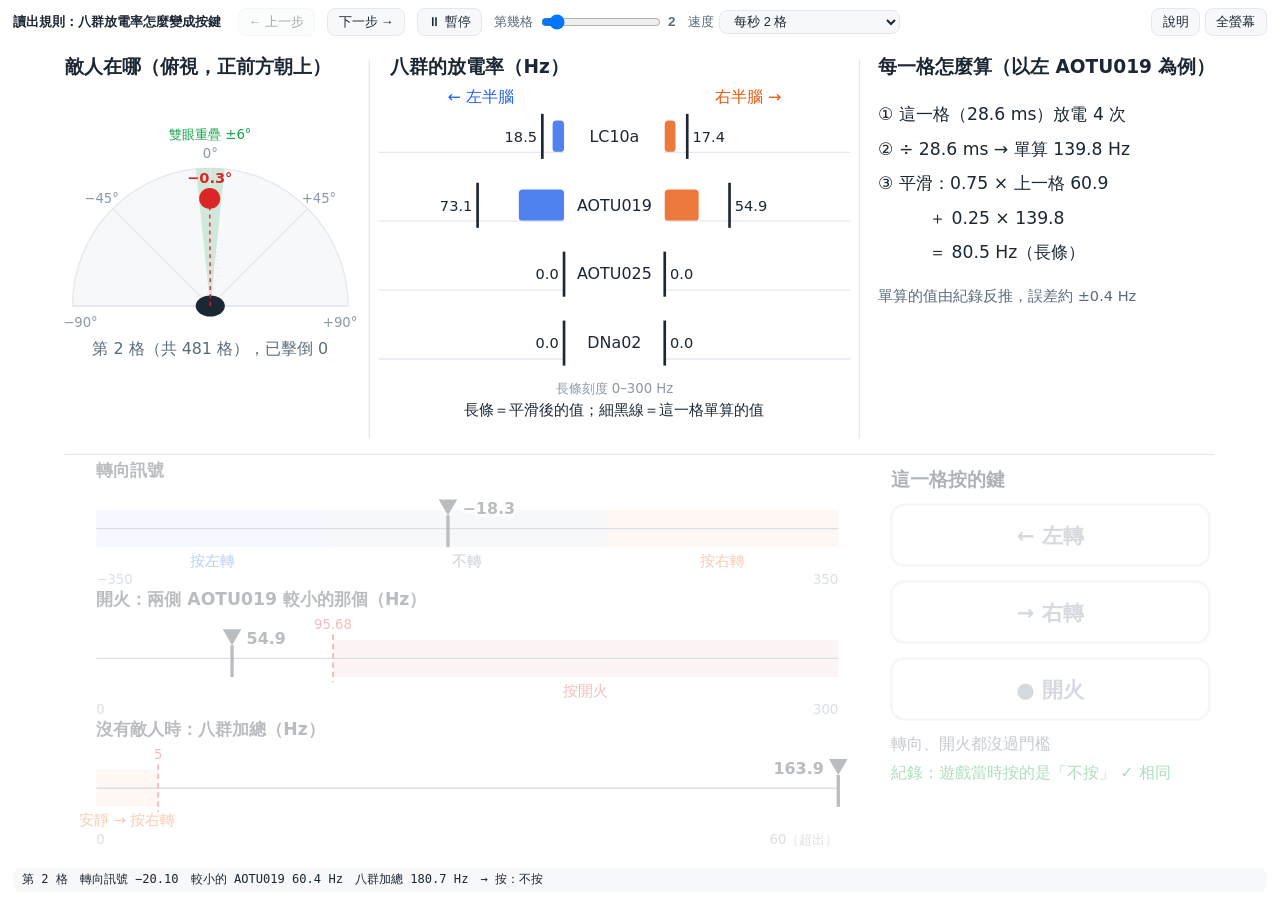
<file: readout.html>
<!doctype html>
<html lang="zh-Hant">
<head>
<meta charset="utf-8">
<meta name="viewport" content="width=device-width, initial-scale=1">
<meta name="robots" content="noindex">
<title>讀出規則｜果蠅玩 Doom</title>
<style>
/* PART 1 圖 5 的單獨頁：給簡報嵌入（PowerPoint 網頁增益集）或離線用瀏覽器全螢幕開。由 scripts/make_readout_anim.py 產生，不要手改。
   單一檔案、不依賴其他檔，file:// 也能用。版面照視窗大小縮放，16:9 剛好填滿。
   網址參數：s=1–7 第幾步；az=−90–90 第 2–5 步的敵人方位；tic=第 1、6、7 步的第幾格；speed=0–2；play=0 停住；d=1 顯示說明；clean=1 只留圖 */
:root{--ink:#1b2733;--soft:#5a6b7b;--faint:#8b98a5;--border:#e4e8ee;--panel:#f7f8fa;--accent:#2563eb;--accent-soft:#eef3fe;--fs:clamp(11px,1.05vw,24px)}
*{box-sizing:border-box}
html,body{height:100%;margin:0}
body{background:#fff;color:var(--ink);font-size:var(--fs);line-height:1.6;overflow:hidden;
  font-family:-apple-system,"Segoe UI","Noto Sans TC","Microsoft JhengHei","PingFang TC",Roboto,Helvetica,Arial,sans-serif;
  display:flex;flex-direction:column;gap:.4em;padding:.6em 1em}
#p1ro{display:contents}
.enc-ctl{order:0;display:flex;flex-wrap:wrap;align-items:center;gap:.4em .9em;color:var(--soft)}
.name{font-weight:700;color:var(--ink);margin-right:.3em}
.enc-ctl button,.enc-ctl select{font:inherit;font-size:.95em;padding:.2em .8em;border:1px solid var(--border);border-radius:8px;background:var(--panel);color:var(--ink);cursor:pointer}
.enc-ctl button:disabled{opacity:.4;cursor:default}
.enc-ctl button:hover:not(:disabled){border-color:var(--accent)}
.enc-ctl button:focus-visible{outline:2px solid var(--accent);outline-offset:2px}
.enc-ctl button[aria-pressed="true"]{background:var(--ink);color:#fff;border-color:var(--ink)}
.enc-ctl label{display:inline-flex;align-items:center;gap:.4em}
.enc-ctl input[type=range]{width:9em}
.right{margin-left:auto;display:flex;gap:.4em}
.lif-wrap{order:1;flex:1 1 0;min-height:0;display:flex}
.ro-svg{width:100%;height:100%;display:block;font-size:16px}
.ro-svg g{transition:opacity .3s}
.enc-read{order:2;margin:0;font-family:Menlo,Consolas,monospace;font-size:.9em;color:var(--ink);background:var(--panel);border-radius:8px;padding:.2em .7em}
.enc-steps{order:3;display:none;margin:0;padding:0;list-style:none;font-size:.95em;max-height:24vh;overflow:auto}
body.showdesc .enc-steps,body.showdesc .figsrc{display:block}
.figsrc{order:4;display:none;margin:0;font-size:.8em;color:var(--faint)}
.enc-steps li{display:none;padding:.2em .7em;border-left:3px solid var(--accent);background:var(--accent-soft)}
.enc-steps li.on{display:block}
body.clean{padding:0}
body.clean .enc-ctl,body.clean .enc-read,body.clean .enc-steps,body.clean .figsrc{display:none!important}
</style>
</head>
<body>
<div class="enc ro" id="p1ro">
<div class="lif-wrap"><svg class="enc-svg ro-svg" viewBox="0 0 900 620" role="img" aria-labelledby="roTitle" xmlns="http://www.w3.org/2000/svg" font-family="system-ui,-apple-system,'Segoe UI','Microsoft JhengHei',sans-serif">
<title id="roTitle">讀出規則示意：八群神經元的放電率，算出轉向訊號、跟門檻比，決定按左轉、右轉、開火</title>
<text x="16" y="24" font-size="14" font-weight="700" fill="#1b2733">敵人在哪（俯視，正前方朝上）</text>
<g class="ro-view"></g>
<text class="ro-viewtxt" x="126" y="236" font-size="12" text-anchor="middle" fill="#5a6b7b"></text>
<line x1="246" x2="246" y1="14" y2="300" stroke="#e4e8ee"/>
<text x="262" y="24" font-size="14" font-weight="700" fill="#1b2733">八群的放電率（Hz）</text>
<text x="330" y="46" font-size="12" text-anchor="middle" fill="#2563eb">← 左半腦</text><text x="532" y="46" font-size="12" text-anchor="middle" fill="#ea580c">右半腦 →</text>
<g class="ro-bars"></g>
<line x1="616" x2="616" y1="14" y2="300" stroke="#e4e8ee"/>
<g class="ro-right"></g>
<line x1="16" x2="884" y1="312" y2="312" stroke="#e4e8ee"/>
<g class="ro-meters"></g>
<g class="ro-keys"></g>
</svg></div>
<div class="enc-read" aria-live="off"></div>
<div class="enc-ctl">
  <button type="button" class="ro-prev">← 上一步</button><button type="button" class="ro-next">下一步 →</button>
  <button type="button" class="ro-play">⏸ 暫停</button>
  <label class="ro-azl">敵人方位 <input type="range" min="0" max="16" step="1" value="10"> <b></b></label>
  <label class="ro-ticl">第幾格 <input type="range" min="0" max="480" step="1" value="0"> <b></b></label>
  <label class="ro-spl">速度 <select class="ro-speed"><option value="0">每秒 2 格</option><option value="1">每秒 6 格</option><option value="2">每秒 35 格（實際速度）</option></select></label>
</div>
<ol class="enc-steps">
    <li data-k="1"><b>① 讀哪些數：八群的放電率：</b>遊戲每前進一格（28.6 ms），大腦往前跑 286 步。每顆神經元這 286 步放電幾次，除以 28.6 ms，就是這一格的放電率；同一群取平均（LC10a 左 115 顆、右 119 顆；AOTU019、AOTU025、DNa02 每側只有 1 顆，就是那一顆）。單獨一顆在一格裡只放電幾次，所以單算一格的放電率只能是約 35 Hz 的整數倍（放電 4 次 ≈ 140 Hz），一格一格跳得很兇。作者因此再做一次平滑：新值 ＝ 0.75 × 上一格的值 ＋ 0.25 × 這一格單算的值（0.75 ＝ e<sup>−28.6 ÷ 100</sup>，作者設的平滑時間常數 0.1 秒）。長條是平滑後的值，細黑線是這一格單算的值。這裡播的是 PART 5 那一局的開頭 25 格：平滑從 0 開始，長條要好幾格才升上來。讀出規則用的都是平滑後的值。</li>
    <li data-k="2"><b>② 轉向訊號：四個數加減：</b>轉向訊號 ＝ (DNa02<sub>右</sub> − DNa02<sub>左</sub>) ＋ (AOTU019<sub>右</sub> − AOTU019<sub>左</sub>)，只用八群裡的四個數（亮的那兩列）；LC10a、AOTU025 不直接進公式。正的表示右邊比較強，負的表示左邊比較強。從這一步到第 ⑤ 步用的是校準表的數字（假想敵人、刺激最強、20 格平均）：拖「敵人方位」換位置，或按「▶ 播放」掃過 17 個方位。</li>
    <li data-k="3"><b>③ 轉向門檻：</b>轉向訊號超過 +130.93 按右轉、低於 −130.93 按左轉，中間什麼都不按。敵人在 0° 時是 −28.59、±5° 時是 −26，都在中間，不轉；從 ±10° 起（233.27、−238.8）全部超過門檻。</li>
    <li data-k="4"><b>④ 開火：兩側 AOTU019 都夠高：</b>看兩側 AOTU019 裡<b>較小</b>的那個：超過 95.68 就按開火。取較小的，等於要求兩側<b>都</b>超過。校準表上只有 0° 和 ±5° 符合：敵人在雙眼重疊區，兩眼都看到，兩側 AOTU019 都亮；+10° 時左側只剩 16.77 Hz。轉向和開火各自判斷，同一格可以同時按。</li>
    <li data-k="5"><b>⑤ 門檻怎麼定：校準曲線：</b>17 個方位的轉向訊號連成曲線。轉向門檻 ＝ 0° 的絕對值 28.59 和 ±10° 較小的絕對值 233.27 的中點：(28.59 ＋ 233.27) ÷ 2 ＝ 130.93；開火門檻 ＝ 0° 時兩側 AOTU019 較小的 191.35 的一半 ＝ 95.68。綠點是會開火的方位。校準只做一次，之後玩遊戲時不再改。</li>
    <li data-k="6"><b>⑥ 沒有敵人：迴路安靜就往右找：</b>PART 5 那一局的第 23–44 格。第 26 格敵人離開畫面，但平滑讓放電率每格只降到約 0.75 倍，八群加總從 236 Hz 一格一格往下掉；這段時間照公式判斷，訊號不夠大，什麼都不按。第 40 格加總 4.4 Hz，低於安靜門檻 5 Hz（作者定的），從這一格起固定按右轉，讓視野轉起來找敵人。從敵人消失到開始找，隔了 14 格，約 0.4 秒。</li>
    <li data-k="7"><b>⑦ 真實的一局：481 格逐格重播：</b>PART 5 影片那一局（13.7 秒、擊倒 7 個敵人），每一格都照上面的規則算。481 格裡 230 格什麼都不按、143 格右轉、106 格開火、2 格同時右轉和開火，這一局沒有按過左轉。用紀錄裡的放電率重算一遍，481 格按的鍵<b>全部</b>和遊戲當時一樣（右下角「紀錄」那行）。拖「第幾格」可以跳到任何一格。</li>
  </ol>
</div>
<script>
(function(){
const DATA={"cal":{"turn_th":130.93,"fire_th":95.68,"quiet_th":5.0},"rows":[{"az":-90,"LC10a_L":59.7,"LC10a_R":0.0,"AOTU019_L":15.85,"AOTU019_R":0.0,"AOTU025_L":222.12,"AOTU025_R":0.0,"DNa02_L":203.63,"DNa02_R":0.0,"steer":-219.48},{"az":-75,"LC10a_L":75.16,"LC10a_R":0.0,"AOTU019_L":76.03,"AOTU019_R":0.0,"AOTU025_L":229.13,"AOTU025_R":0.0,"DNa02_L":207.95,"DNa02_R":0.0,"steer":-283.98},{"az":-60,"LC10a_L":82.92,"LC10a_R":0.0,"AOTU019_L":138.88,"AOTU019_R":0.0,"AOTU025_L":204.3,"AOTU025_R":0.0,"DNa02_L":196.36,"DNa02_R":0.0,"steer":-335.24},{"az":-45,"LC10a_L":84.62,"LC10a_R":0.0,"AOTU019_L":182.04,"AOTU019_R":0.0,"AOTU025_L":137.51,"AOTU025_R":0.0,"DNa02_L":101.66,"DNa02_R":0.0,"steer":-283.7},{"az":-30,"LC10a_L":79.08,"LC10a_R":0.0,"AOTU019_L":217.79,"AOTU019_R":0.0,"AOTU025_L":16.57,"AOTU025_R":0.0,"DNa02_L":3.77,"DNa02_R":0.0,"steer":-221.56},{"az":-20,"LC10a_L":73.52,"LC10a_R":0.0,"AOTU019_L":229.83,"AOTU019_R":0.0,"AOTU025_L":0.1,"AOTU025_R":0.0,"DNa02_L":0.1,"DNa02_R":0.0,"steer":-229.93},{"az":-10,"LC10a_L":67.0,"LC10a_R":0.0,"AOTU019_L":238.8,"AOTU019_R":0.0,"AOTU025_L":0.0,"AOTU025_R":0.0,"DNa02_L":0.0,"DNa02_R":0.0,"steer":-238.8},{"az":-5,"LC10a_L":63.54,"LC10a_R":61.17,"AOTU019_L":225.51,"AOTU019_R":199.51,"AOTU025_L":0.0,"AOTU025_R":0.0,"DNa02_L":0.0,"DNa02_R":0.0,"steer":-26.0},{"az":0,"LC10a_L":59.09,"LC10a_R":56.16,"AOTU019_L":219.94,"AOTU019_R":191.35,"AOTU025_L":0.0,"AOTU025_R":0.0,"DNa02_L":0.0,"DNa02_R":0.0,"steer":-28.59},{"az":5,"LC10a_L":63.54,"LC10a_R":61.17,"AOTU019_L":225.51,"AOTU019_R":199.51,"AOTU025_L":0.0,"AOTU025_R":0.0,"DNa02_L":0.0,"DNa02_R":0.0,"steer":-26.0},{"az":10,"LC10a_L":0.0,"LC10a_R":64.87,"AOTU019_L":16.77,"AOTU019_R":250.04,"AOTU025_L":0.0,"AOTU025_R":0.0,"DNa02_L":0.0,"DNa02_R":0.0,"steer":233.27},{"az":20,"LC10a_L":0.0,"LC10a_R":72.04,"AOTU019_L":1.86,"AOTU019_R":248.95,"AOTU025_L":0.0,"AOTU025_R":0.1,"DNa02_L":0.0,"DNa02_R":0.1,"steer":247.2},{"az":30,"LC10a_L":0.0,"LC10a_R":78.58,"AOTU019_L":0.0,"AOTU019_R":240.68,"AOTU025_L":0.0,"AOTU025_R":0.1,"DNa02_L":0.0,"DNa02_R":0.1,"steer":240.78},{"az":45,"LC10a_L":0.0,"LC10a_R":85.23,"AOTU019_L":0.0,"AOTU019_R":207.32,"AOTU025_L":0.0,"AOTU025_R":82.46,"DNa02_L":0.0,"DNa02_R":31.04,"steer":238.36},{"az":60,"LC10a_L":0.0,"LC10a_R":85.61,"AOTU019_L":0.0,"AOTU019_R":159.26,"AOTU025_L":0.0,"AOTU025_R":162.47,"DNa02_L":0.0,"DNa02_R":118.64,"steer":277.9},{"az":75,"LC10a_L":0.0,"LC10a_R":77.48,"AOTU019_L":0.0,"AOTU019_R":84.85,"AOTU025_L":0.0,"AOTU025_R":187.3,"DNa02_L":0.0,"DNa02_R":173.12,"steer":257.97},{"az":90,"LC10a_L":0.0,"LC10a_R":61.72,"AOTU019_L":0.0,"AOTU019_R":4.22,"AOTU025_L":0.0,"AOTU025_R":163.6,"DNa02_L":0.0,"DNa02_R":154.35,"steer":158.57}],"tr":{"e":[[-0.8],[-0.8],[-0.3],[-0.3],[-0.3],[-0.3],[-0.3],[-0.3],[-0.3],[-0.3],[-0.6],[-0.6],[-0.6],[-0.6],[-0.6],[-0.6],[-0.6],[-0.6],[-1.1],[-1.1],[-1.1],[-1.1],[-2.5],[-2.5],[-2.5],[-2.5],[],[],[],[],[],[],[],[],[],[],[],[],[],[],[],[],[],[],[],[],[],[],[],[],[],[],[84.1],[84.1],[85.2],[85.2],[85.2],[85.2],[86.1],[86.1],[86.1],[81.0],[77.1],[72.6],[68.1],[63.8],[56.8],[49.2],[42.5],[35.7],[30.1],[24.2],[18.0],[12.4],[7.6],[2.0],[-3.7],[-3.7],[-2.8],[-2.8],[-2.8],[-2.8],[],[],[],[],[],[],[],[],[],[],[],[],[],[],[],[],[],[],[],[],[],[],[],[],[],[],[],[],[88.0],[88.0],[88.3],[88.3],[],[],[30.1],[30.1],[30.1],[30.1],[27.3],[23.9],[21.1],[18.3],[15.5],[9.8],[89.4,4.2],[-1.1,83.8],[85.5,-1.1],[85.5,-1.1],[-1.1],[-1.4],[-1.4],[-1.4],[-1.4],[-1.4],[],[],[],[],[],[],[],[],[],[],[83.2],[83.2],[73.4],[73.4],[60.8],[59.1],[50.6],[48.9],[48.4],[41.1],[34.9],[28.7],[87.5,22.5],[80.2,16.9],[70.6,11.0],[61.9,5.3],[53.4,3.4],[46.4,-2.2],[39.4,-7.9],[39.4,-7.9],[39.1,-7.9],[39.1,-7.9],[-0.6,39.1],[-0.6,39.1],[38.5,-0.6],[38.5,-0.6],[38.5,-2.8],[38.5,-2.8],[37.7,-2.8],[37.7],[37.7],[37.7],[36.8],[33.5],[30.7],[27.3],[23.9],[21.1],[15.5],[9.8],[3.7],[-2.0],[-2.0],[-2.0],[-2.8],[-2.8],[-2.8],[-0.3],[-0.6],[-0.6],[-0.3],[-0.3],[-0.3],[-0.3],[],[],[],[],[],[],[],[],[],[],[],[],[],[],[],[],[],[],[],[],[89.2],[89.2],[89.2],[],[],[],[],[],[],[],[],[],[],[],[],[],[87.5],[87.8],[87.8],[88.0],[88.0],[88.3],[84.1],[80.4],[75.7],[71.2],[66.7],[57.7],[50.1],[43.3],[36.6],[29.2],[23.3],[17.4],[11.8],[5.9],[0.3],[0.6],[0.6],[-0.3],[0.0],[0.0],[0.0],[],[],[],[],[],[],[],[],[],[],[],[],[],[],[],[],[],[],[],[],[],[],[84.9],[70.6],[71.4],[57.1],[56.0],[46.1],[45.0],[54.8],[52.0],[61.3],[58.2],[49.8],[43.0],[36.3],[30.4],[24.2],[18.6],[12.9],[7.3],[5.1],[-0.3],[-5.9],[-5.9],[-5.9],[-5.9],[-2.5],[-2.5],[-2.5],[-2.2],[-2.2],[-2.2],[],[],[],[],[],[],[],[],[],[],[],[],[],[],[],[],[],[],[],[],[],[],[],[],[],[],[],[86.3],[86.3],[86.6],[86.6],[86.6],[86.6],[83.2],[78.2],[73.4],[68.9],[15.7,65.5],[9.8,57.4],[4.8,49.8],[-0.8,42.8],[36.8,-6.5],[36.8,-6.5],[36.8,-6.5],[36.8,-6.5],[37.1,-6.5],[37.1,-6.5],[37.1,-6.5],[37.1,-6.5],[37.4,-6.5],[37.4,-6.5],[37.4,-6.5],[-6.5,37.4],[38.2,-6.5],[38.2,-6.5],[38.2,-6.5],[-6.8,38.2],[38.8,-6.8],[38.8,-6.8],[38.8,-6.8],[-7.3,38.8],[39.4,-7.3],[39.4,-7.3],[39.4,-7.3],[-7.3,39.4],[39.9,-7.3],[39.9,-7.3],[39.9,-7.3],[-7.6,39.9],[40.8,-7.6],[40.8,-7.6],[40.8,-7.6],[-7.6,40.8],[41.3,-7.6],[41.3,-7.6],[41.3,-7.6],[-8.2,41.3],[41.9,-8.2],[41.9,-8.2],[41.9,-8.2],[-8.2,41.9],[42.5,-8.2],[42.5,-8.2],[42.5,-8.2],[-8.2,42.5],[43.3,-8.2],[43.3,-8.2],[43.3,-8.2],[-8.7,43.3],[44.4,-8.7],[44.4,-8.7],[44.4,-8.7],[-8.7,44.4],[45.0,-8.7],[45.0,-8.7],[45.0,-8.7],[-8.7,45.0],[46.1,-8.7],[46.1,-8.7],[46.1,-8.7],[-9.0,46.1],[47.0,-9.0],[47.0,-9.0],[47.0,-9.0],[-9.3,47.0],[47.8,-9.3],[47.8,-9.3],[47.8,-9.3],[-9.0,48.9],[50.9,-8.4],[51.7,-8.4],[52.9,-7.9],[-7.9,53.4],[56.0,-7.9],[56.8,-7.3],[57.4,-7.3],[-7.3,57.9],[59.9,-7.3],[60.5,-7.3],[60.8,-7.0],[-7.3,61.0],[63.0,-7.0],[63.6,-7.0],[63.6,-6.8],[-6.8,64.1],[65.8,-6.8],[66.1,-6.8],[66.4,-6.5],[-6.8,66.4],[68.9,-6.8],[69.2,-6.5],[69.5,-6.5],[-6.8,69.5],[71.4,-6.5],[71.7,-6.5],[71.7,-6.5],[-7.0,71.7],[73.7,-7.0],[74.0,-7.0],[74.0,-7.0],[-7.0,74.0],[75.9,-7.0],[76.5,-7.0],[76.5,-7.0],[-7.0,76.5],[79.3,-7.0],[79.3,-7.0],[79.6,-7.0],[-7.3,79.6],[81.8,-7.0],[81.8,-7.0],[81.8,-7.0],[-7.6,81.8],[83.8,-7.6],[83.8,-7.6],[83.8,-7.6],[-7.6,83.8],[85.8,-7.6],[85.8,-7.6],[85.8,-7.6],[-7.6,85.8],[86.6,-7.6],[86.6,-7.6],[86.6,-7.6],[-7.9,86.6]],"a":["000","000","000","000","000","000","000","000","000","000","000","000","000","000","000","000","000","000","000","000","000","001","001","000","001","000","000","000","000","000","000","000","000","000","000","000","000","000","000","000","010","010","010","010","010","010","010","010","010","010","010","010","000","000","000","000","000","000","000","000","010","010","010","010","010","010","010","010","010","010","010","010","010","010","010","010","000","001","001","001","001","001","001","000","000","000","000","000","000","000","000","000","000","000","000","000","010","010","010","010","010","010","010","010","010","010","010","010","010","010","000","000","000","000","000","000","000","000","000","010","010","010","010","010","010","010","010","000","000","000","000","001","001","001","001","001","000","000","000","000","000","000","000","000","000","000","000","000","000","010","010","010","010","010","010","010","010","010","010","010","010","010","010","011","001","001","001","001","001","001","001","001","001","001","001","001","001","000","010","010","010","010","010","010","010","010","010","000","001","001","001","001","001","001","001","001","000","000","000","000","000","000","000","000","000","000","000","000","000","000","000","000","000","010","010","010","010","010","010","010","000","000","000","000","000","000","000","000","000","000","000","000","000","000","010","010","000","000","000","000","000","010","010","010","010","010","010","010","010","010","010","010","010","010","010","010","000","000","001","001","001","001","001","000","000","000","000","000","000","000","000","000","000","000","000","000","000","010","010","010","010","010","010","010","010","000","000","010","010","010","010","010","010","010","010","010","010","010","010","010","010","010","010","010","010","011","001","001","001","001","001","001","001","001","001","001","001","001","000","000","000","000","000","000","000","000","000","000","000","000","000","000","010","010","010","010","010","010","010","010","010","010","010","000","000","000","000","000","010","010","010","010","010","010","010","010","010","000","000","000","001","000","001","001","001","001","001","001","001","000","000","001","000","000","001","001","001","001","001","001","001","001","001","001","000","001","000","001","000","000","000","000","000","001","001","000","001","001","001","001","001","001","001","001","001","001","001","001","001","001","000","001","001","000","000","001","001","001","001","001","001","001","001","001","001","001","001","001","001","001","000","000","000","000","000","000","000","000","000","000","000","000","000","000","000","000","000","000","000","000","000","000","000","000","000","000","000","000","000","000","000","000","000","000","000","000","000","000","000","000","000","000","000","000","000","000","000","000","000","000","000"],"k":[0,0,0,0,0,0,0,0,0,0,0,0,0,0,0,0,0,0,0,0,0,0,0,0,0,0,1,1,1,1,1,1,1,1,1,1,1,1,1,1,1,1,1,1,1,1,1,1,1,1,1,1,1,1,1,1,1,1,1,1,1,1,1,1,1,1,1,1,1,1,1,1,1,1,1,1,1,1,1,1,1,1,2,2,2,2,2,2,2,2,2,2,2,2,2,2,2,2,2,2,2,2,2,2,2,2,2,2,2,2,2,2,2,2,2,2,2,2,2,2,2,2,2,2,2,2,2,2,2,2,2,2,2,2,2,2,3,3,3,3,3,3,3,3,3,3,3,3,3,3,3,3,3,3,3,3,3,3,3,3,3,3,3,3,3,3,3,3,4,4,4,4,4,4,4,4,4,4,4,4,4,4,4,4,4,4,4,4,4,4,4,4,4,5,5,5,5,5,5,5,5,5,5,5,5,5,5,5,5,5,5,5,5,5,5,5,5,5,5,5,5,5,5,5,5,5,5,5,5,5,5,5,5,5,5,5,5,5,5,5,5,5,5,5,5,5,5,5,5,5,5,5,5,5,5,5,5,5,5,5,5,5,5,6,6,6,6,6,6,6,6,6,6,6,6,6,6,6,6,6,6,6,6,6,6,6,6,6,6,6,6,6,6,6,6,6,6,6,6,6,6,6,6,6,6,6,6,6,6,6,7,7,7,7,7,7,7,7,7,7,7,7,7,7,7,7,7,7,7,7,7,7,7,7,7,7,7,7,7,7,7,7,7,7,7,7,7,7,7,7,7,7,7,7,7,7,7,7,7,7,7,7,7,7,7,7,7,7,7,7,7,7,7,7,7,7,7,7,7,7,7,7,7,7,7,7,7,7,7,7,7,7,7,7,7,7,7,7,7,7,7,7,7,7,7,7,7,7,7,7,7,7,7,7,7,7,7,7,7,7,7,7,7,7,7,7,7,7,7,7,7,7,7,7,7,7,7,7,7,7,7,7,7,7,7,7,7,7,7,7,7,7,7,7,7,7,7,7,7,7,7,7,7,7,7,7,7,7,7,7,7,7,7,7,7,7,7,7,7,7,7],"steer":[-8.7,-15.2,-20.1,-32.5,-24.5,-35.7,-44.2,-41.9,-66.3,-67.2,-67.8,-59.7,-62.2,-64.2,-65.6,-49.3,-54.5,-84.4,-80.8,-69.4,-43.5,-32.7,-41.9,-57.6,-43.3,-49.9,-46.2,-34.7,-26.1,-19.6,-14.7,-11.1,-8.4,-6.2,-4.7,-3.6,-2.7,-2.0,-1.5,-1.1,-0.8,-0.7,-0.5,-0.4,-0.3,-0.2,-0.2,-0.1,-0.1,-0.1,0.0,0.0,52.0,73.9,81.7,96.1,107.0,123.9,127.9,130.8,133.1,143.5,142.6,176.7,193.6,197.6,209.3,209.5,209.5,192.2,196.6,199.9,193.7,189.0,194.2,154.5,90.0,50.3,37.9,2.4,10.5,-9.6,1.6,1.1,0.9,0.6,0.5,0.4,0.2,0.3,0.1,0.1,0.1,0.1,0.1,0.0,0.0,0.0,0.0,0.0,0.0,0.0,0.0,0.0,0.0,0.0,0.0,0.0,0.0,0.0,52.1,65.3,83.8,106.4,97.4,73.2,107.1,124.0,127.9,139.6,148.3,172.3,181.6,162.5,174.3,174.4,139.8,105.1,105.0,105.0,78.9,59.3,27.2,11.7,-8.6,11.0,8.2,6.2,4.6,3.5,2.6,1.9,1.5,1.1,0.9,0.6,52.6,91.6,129.8,167.0,195.0,207.4,225.4,221.5,218.6,233.7,227.8,240.7,250.4,266.5,269.7,246.2,176.3,149.8,77.8,15.0,-6.0,-13.3,-10.0,-7.5,-14.3,6.5,13.7,10.3,25.1,62.3,98.9,126.5,138.5,156.2,178.3,203.5,205.0,214.9,213.6,230.0,172.9,112.6,75.8,48.3,36.3,9.9,-1.2,-9.6,-24.6,-35.8,-44.4,-59.4,-62.0,-46.6,-35.0,-26.3,-19.7,-14.8,-11.1,-8.4,-6.3,-4.7,-3.6,-2.7,-2.0,-1.5,-1.1,-0.9,-0.7,-0.5,-0.3,-0.2,-0.2,-0.2,43.3,58.6,70.1,61.5,46.1,34.6,26.1,19.6,14.7,11.1,8.3,6.3,4.7,3.5,2.7,2.0,53.7,66.4,84.6,98.4,117.4,131.7,151.0,139.6,139.7,148.4,163.7,183.9,190.2,177.7,168.3,161.3,164.6,175.9,184.3,138.4,78.0,23.9,0.6,-17.0,-4.0,-11.8,-8.8,-6.6,-5.0,-3.7,-2.8,-2.2,-1.6,-1.2,-0.9,-0.7,-0.5,-0.3,-0.2,-0.1,-0.2,-0.1,-0.1,-0.1,-0.1,-0.1,0.0,0.0,0.0,52.2,100.0,136.0,197.8,209.4,226.9,214.0,204.3,223.0,237.1,247.7,281.7,281.2,272.2,265.4,260.2,256.4,253.5,251.3,188.9,133.2,82.7,36.1,27.1,3.0,2.3,1.7,1.2,0.9,-7.9,-23.4,-17.6,-13.2,-9.9,-7.4,-5.6,-4.2,-3.1,-2.3,-1.8,-1.4,-1.0,-0.8,-0.6,-0.4,-0.4,-0.3,-0.1,-0.2,-0.1,-0.1,-0.1,0.0,0.0,0.0,0.0,0.0,0.0,52.1,56.5,77.3,101.5,128.5,131.2,133.4,143.7,151.4,157.3,196.4,225.8,204.4,188.3,124.1,93.3,78.8,33.2,33.6,25.3,18.9,14.3,2.0,1.5,1.2,0.8,-25.4,-36.4,-18.7,-22.8,-34.5,-26.0,-10.7,-16.8,-12.7,-0.8,-9.3,-6.9,-14.0,-10.5,-16.6,-21.2,-24.6,-35.9,-35.7,-52.8,-39.8,-29.8,-31.1,-40.8,-30.7,-23.0,-34.7,-8.6,-6.5,-13.6,-18.9,-5.5,4.6,3.4,11.3,-8.9,-6.7,-5.0,-3.8,-2.9,-2.2,-10.3,1.0,-8.0,-23.4,-26.3,-19.7,-6.2,-30.6,-23.0,-26.1,-28.3,-21.3,-33.3,-25.0,-10.2,9.8,33.4,7.7,-11.5,-0.0,-8.7,-23.9,-17.9,-30.9,-31.9,-41.3,-39.8,-38.5,-55.0,-41.3,-48.4,-27.7,-3.4,6.1,13.3,-7.4,-23.0,-25.9,-36.9,-36.4,-44.7,-59.7,-70.9,-53.3,-66.1,-75.8,-83.0,-71.1,-70.7,-79.3,-76.9,-75.2,-56.5,-86.0,-90.7,-102.9,-94.7,-105.8,-88.3,-83.7,-80.3,-95.1,-88.8,-118.8,-124.2,-128.0,-104.9,-113.6,-128.8,-122.9,-118.4],"LC10a_L":[9.4,15.4,20.3,23.7,26.4,27.4,29.3,30.9,32.1,32.8,32.7,32.1,32.1,32.1,32.7,31.9,31.0,33.2,33.0,32.3,32.6,33.3,35.1,36.4,36.3,37.1,27.9,21.0,15.7,11.8,8.9,6.7,5.0,3.8,2.8,2.1,1.6,1.2,0.9,0.7,0.5,0.4,0.3,0.2,0.2,0.1,0.1,0.1,0.1,0.0,0.0,0.0,0.0,0.0,0.0,0.0,0.0,0.0,0.0,0.0,0.0,0.0,0.0,0.0,0.0,0.0,0.0,0.0,0.0,0.0,0.0,0.0,0.0,0.0,0.0,10.5,18.5,23.4,25.7,29.0,31.2,32.0,24.0,18.1,13.6,10.2,7.7,5.8,4.3,3.3,2.4,1.8,1.4,1.0,0.8,0.6,0.4,0.3,0.2,0.2,0.1,0.1,0.1,0.1,0.0,0.0,0.0,0.0,0.0,0.0,0.0,0.0,0.0,0.0,0.0,0.0,0.0,0.0,0.0,0.0,0.0,0.0,0.0,0.0,0.0,0.0,9.2,16.3,21.1,24.8,26.8,28.7,31.6,33.1,34.1,34.4,25.9,19.4,14.6,11.0,8.2,6.2,4.7,3.5,2.6,2.0,1.5,1.1,0.8,0.6,0.5,0.4,0.3,0.2,0.2,0.1,0.1,0.1,0.0,0.0,0.0,14.9,26.3,35.6,43.4,46.2,49.6,55.1,57.7,59.2,61.2,62.1,60.5,61.6,60.5,45.5,34.2,25.7,19.3,14.5,10.9,8.2,6.2,4.6,3.5,2.6,14.5,24.6,32.3,36.4,39.0,41.4,43.4,38.8,35.3,33.5,32.4,31.1,29.5,28.6,21.5,16.1,12.1,9.1,6.8,5.1,3.9,2.9,2.2,1.6,1.2,0.9,0.7,0.5,0.4,0.3,0.2,0.2,0.1,0.1,0.1,0.1,0.0,0.0,0.0,0.0,0.0,0.0,0.0,0.0,0.0,0.0,0.0,0.0,0.0,0.0,0.0,0.0,0.0,0.0,0.0,0.0,0.0,0.0,0.0,0.0,0.0,0.0,0.0,0.0,0.0,0.0,0.0,0.0,0.0,9.5,15.5,21.8,27.0,29.9,31.2,32.1,33.4,25.1,18.9,14.2,10.7,8.0,6.0,4.5,3.4,2.6,1.9,1.4,1.1,0.8,0.6,0.5,0.3,0.3,0.2,0.1,0.1,0.1,0.1,0.0,0.0,0.0,0.0,0.0,0.0,0.0,0.0,0.0,0.0,0.0,0.0,0.0,0.0,0.0,0.0,0.0,0.0,0.0,14.6,26.5,36.7,45.0,48.8,52.8,54.5,57.0,59.1,60.3,62.7,63.8,48.0,36.0,27.1,20.4,15.3,11.5,8.6,6.5,4.9,3.7,2.8,2.1,1.6,1.2,0.9,0.7,0.5,0.4,0.3,0.2,0.2,0.1,0.1,0.1,0.1,0.0,0.0,0.0,0.0,0.0,0.0,0.0,0.0,0.0,0.0,0.0,0.0,0.0,0.0,8.0,14.5,21.0,24.6,26.2,29.1,29.3,31.5,33.1,33.3,34.6,35.3,35.8,36.2,36.9,37.4,37.0,37.1,38.3,38.1,38.5,38.2,38.8,38.1,38.6,38.1,38.6,37.9,37.1,37.2,39.8,39.4,41.0,40.1,40.3,38.4,39.0,41.0,42.1,43.3,43.0,41.6,40.4,42.0,40.5,38.8,38.4,38.5,38.0,39.4,39.3,38.9,39.1,38.6,39.5,38.4,38.0,38.5,39.0,41.3,41.5,41.2,44.0,43.6,42.6,42.2,42.6,42.0,41.6,41.5,40.3,39.4,40.8,40.7,41.0,41.7,41.3,40.6,41.8,41.3,42.8,42.5,42.2,43.6,42.8,42.5,42.9,42.0,41.8,40.4,41.3,41.1,39.5,39.5,39.9,40.9,41.7,43.7,42.1,42.7,44.3,44.5,43.2,42.4,42.4,42.7,42.0,43.6,43.9,44.4,44.5,45.3,45.1,43.7,44.3,43.6,45.4,46.0,44.7,43.8,45.9,44.8,45.9,46.3,43.8,44.4],"LC10a_R":[9.1,13.9,19.5,23.2,25.1,28.2,30.1,32.3,31.4,30.5,31.7,31.4,31.3,30.5,30.3,31.8,30.5,29.7,29.5,30.8,33.1,33.1,33.2,32.7,33.1,33.1,24.9,18.7,14.1,10.6,7.9,6.0,4.5,3.4,2.5,1.9,1.4,1.1,0.8,0.6,0.5,0.3,0.3,0.2,0.1,0.1,0.1,0.1,0.0,0.0,0.0,0.0,12.9,22.9,30.9,36.3,39.8,41.4,43.3,44.5,46.9,48.5,50.6,53.7,56.3,56.1,57.8,57.8,57.1,54.7,53.5,51.7,49.5,48.6,47.1,44.4,43.6,41.9,40.5,40.0,40.4,41.1,30.8,23.2,17.4,13.1,9.8,7.4,5.6,4.2,3.1,2.4,1.8,1.3,1.0,0.8,0.6,0.4,0.3,0.2,0.2,0.1,0.1,0.1,0.1,0.0,0.0,0.0,0.0,0.0,10.3,15.9,27.7,37.2,27.9,21.0,28.2,32.1,35.7,39.0,39.9,42.2,41.9,39.6,40.5,40.2,45.3,63.0,73.0,79.8,68.2,60.5,53.7,49.1,44.7,42.2,31.7,23.8,17.9,13.4,10.1,7.6,5.7,4.3,3.2,2.4,19.2,33.8,44.3,52.0,62.9,68.6,74.1,79.0,79.8,81.2,82.1,81.2,95.3,105.3,115.4,122.3,122.6,120.7,106.8,96.2,91.7,88.0,94.8,98.0,98.0,100.0,102.1,104.6,104.1,96.7,90.7,86.4,82.4,78.9,76.7,75.7,73.7,70.5,68.5,65.8,60.8,59.3,56.3,54.3,53.6,51.6,53.6,46.4,42.1,38.0,34.7,31.9,29.6,28.7,21.6,16.2,12.2,9.2,6.9,5.2,3.9,2.9,2.2,1.7,1.2,0.9,0.7,0.5,0.4,0.3,0.2,0.2,0.1,0.1,9.4,13.6,16.4,12.3,9.3,7.0,5.2,3.9,3.0,2.2,1.7,1.3,0.9,0.7,0.5,0.4,11.5,22.3,27.8,32.5,35.1,38.1,41.5,43.0,46.6,48.2,50.8,51.3,53.2,52.1,51.9,52.5,51.5,48.5,47.5,45.2,42.3,38.8,38.5,37.6,38.3,38.7,37.7,28.4,21.3,16.0,12.0,9.0,6.8,5.1,3.8,2.9,2.2,1.6,1.2,0.9,0.7,0.5,0.4,0.3,0.2,0.2,0.1,0.1,0.1,16.8,33.1,43.8,55.4,63.8,70.1,74.0,76.5,79.6,81.0,82.3,84.8,84.6,84.2,80.9,79.7,79.8,77.0,72.1,69.4,66.4,66.6,66.3,68.5,66.0,64.6,62.3,62.6,63.9,63.5,64.7,48.6,36.5,27.5,20.6,15.5,11.6,8.8,6.6,4.9,3.7,2.8,2.1,1.6,1.2,0.9,0.7,0.5,0.4,0.3,0.2,0.2,0.1,0.1,0.1,0.1,0.0,0.0,13.1,22.1,29.1,36.5,40.3,43.5,48.3,50.4,50.9,54.1,66.4,75.2,80.9,83.1,76.9,71.9,68.5,65.6,64.2,64.1,62.5,62.5,61.2,63.0,63.2,62.3,61.2,61.0,61.5,62.4,62.5,62.8,63.4,62.8,63.6,63.4,63.5,64.2,65.0,66.8,66.5,65.2,63.9,62.2,61.3,60.3,61.9,62.7,65.1,64.2,67.6,67.1,66.3,66.8,65.7,64.9,66.5,66.5,69.1,69.1,69.6,69.6,69.6,71.5,72.3,71.2,69.6,69.1,69.2,70.0,70.0,70.8,70.7,70.7,71.5,72.9,72.7,73.7,74.7,75.9,77.1,78.2,79.8,80.0,78.6,77.9,77.5,75.0,76.6,77.4,78.2,76.9,77.4,78.5,79.9,79.8,80.7,81.0,77.8,78.2,78.8,78.0,77.1,77.4,77.8,79.3,80.6,81.3,80.2,79.5,81.1,80.7,80.9,79.9,78.7,76.9,78.3,78.8,77.7,76.3,75.3,73.3,72.8,72.3,71.9,71.0,70.3,70.9,69.9,70.2,68.8,67.5,66.8,65.3,67.1,66.7,66.2,65.3],"AOTU019_L":[34.8,60.9,80.5,95.3,97.7,108.1,116.0,121.9,135.1,127.6,139.3,130.8,141.7,141.3,132.2,134.1,126.9,147.5,136.9,137.6,129.5,132.1,142.7,142.0,141.5,141.1,114.7,86.2,64.8,48.7,36.6,27.5,20.7,15.5,11.7,8.8,6.6,5.0,3.7,2.8,2.1,1.6,1.2,0.9,0.7,0.5,0.4,0.3,0.2,0.2,0.1,0.1,0.1,0.1,0.0,0.0,0.0,0.0,0.0,0.0,0.0,0.0,0.0,0.0,0.0,0.0,0.0,0.0,0.0,0.0,0.0,0.0,0.0,0.0,0.0,34.8,69.6,95.7,106.7,123.6,119.0,132.9,99.8,75.0,56.4,42.4,31.8,23.9,18.0,13.5,10.2,7.6,5.7,4.3,3.2,2.4,1.8,1.4,1.0,0.8,0.6,0.4,0.3,0.2,0.2,0.1,0.1,0.1,0.1,0.0,0.0,0.0,0.0,0.0,0.0,0.0,0.0,0.0,0.0,0.0,0.0,0.0,0.0,0.0,0.0,0.0,26.1,54.3,58.2,78.5,85.1,98.7,108.9,125.3,120.2,116.4,87.5,65.7,49.4,37.1,27.9,21.0,15.8,11.8,8.9,6.7,5.0,3.8,2.8,2.1,1.6,1.2,0.9,0.7,0.5,0.4,0.3,0.2,0.2,0.1,0.1,34.8,87.0,117.5,149.1,164.2,166.8,168.8,187.7,201.9,212.5,211.9,211.3,219.6,217.2,163.2,122.7,92.2,69.3,52.1,39.1,29.4,22.1,16.6,12.5,9.4,41.8,92.2,121.5,134.7,144.7,152.2,166.5,151.2,139.7,139.7,131.1,124.6,119.7,107.3,80.6,60.6,45.5,34.2,25.7,19.3,14.5,10.9,8.2,6.2,4.6,3.5,2.6,2.0,1.5,1.1,0.8,0.6,0.5,0.4,0.3,0.2,0.2,0.1,0.1,0.1,0.0,0.0,0.0,0.0,0.0,0.0,0.0,0.0,0.0,0.0,0.0,0.0,0.0,0.0,0.0,0.0,0.0,0.0,0.0,0.0,0.0,0.0,0.0,0.0,0.0,0.0,0.0,0.0,0.0,26.1,54.3,84.3,106.8,123.7,127.7,130.7,133.0,99.9,75.1,56.4,42.4,31.9,24.0,18.0,13.5,10.2,7.6,5.7,4.3,3.2,2.4,1.8,1.4,1.0,0.8,0.6,0.4,0.3,0.2,0.2,0.1,0.1,0.1,0.1,0.0,0.0,0.0,0.0,0.0,0.0,0.0,0.0,0.0,0.0,0.0,0.0,0.0,0.0,52.1,100.0,136.0,163.0,174.6,192.1,196.5,199.8,211.0,210.7,219.1,225.5,178.2,133.9,100.6,75.6,56.8,42.7,32.1,24.1,18.1,13.6,10.2,7.7,5.8,4.3,3.3,2.5,1.8,1.4,1.0,0.8,0.6,0.4,0.3,0.2,0.2,0.1,0.1,0.1,0.1,0.0,0.0,0.0,0.0,0.0,0.0,0.0,0.0,0.0,0.0,26.1,45.7,69.1,78.0,84.7,98.4,91.3,103.4,103.8,104.0,104.3,104.4,113.2,111.2,118.3,123.6,119.0,115.5,121.5,126.1,120.8,116.9,113.9,111.7,118.7,115.2,121.4,117.3,114.2,111.9,127.5,121.9,135.1,136.2,128.5,122.6,118.2,132.3,134.2,126.9,130.1,123.8,119.1,124.3,128.2,113.7,102.8,103.3,103.7,112.7,110.8,109.3,108.2,107.4,115.5,104.1,104.3,104.5,113.3,119.9,124.8,119.9,133.5,126.4,129.8,132.3,125.5,129.0,131.7,116.4,113.5,102.7,103.2,112.3,101.8,102.6,111.8,101.4,119.7,116.0,130.6,132.9,125.9,138.1,129.8,132.3,125.5,111.7,110.0,100.0,109.9,108.7,107.7,124.4,119.6,124.6,137.1,137.8,138.3,138.7,147.7,154.4,142.1,141.5,149.8,147.3,136.8,128.9,149.0,146.7,153.7,141.6,149.8,147.4,145.5,144.1,151.7,148.8,163.9,158.0,162.1,147.9,154.6,159.6,154.7,151.0],"AOTU019_R":[26.1,45.7,60.4,62.8,73.2,72.4,71.8,80.0,68.8,60.4,71.5,71.1,79.5,77.1,66.6,84.8,72.4,63.1,56.1,68.2,86.0,99.4,100.8,84.4,98.2,91.2,68.5,51.5,38.7,29.1,21.9,16.4,12.3,9.3,7.0,5.2,3.9,3.0,2.2,1.7,1.3,0.9,0.7,0.5,0.4,0.3,0.2,0.2,0.1,0.1,0.1,0.1,8.7,15.3,11.5,8.6,6.5,4.9,3.7,2.7,2.1,1.6,9.9,24.8,44.7,59.7,79.6,94.6,105.8,114.3,138.0,155.9,160.6,164.1,175.5,175.3,149.1,138.1,138.6,121.5,126.1,120.8,99.5,74.7,56.2,42.2,31.7,23.8,17.9,13.5,10.1,7.6,5.7,4.3,3.2,2.4,1.8,1.4,1.0,0.8,0.6,0.4,0.3,0.2,0.2,0.1,0.1,0.1,0.1,0.0,8.7,6.6,4.9,3.7,2.8,2.1,45.0,77.3,92.8,113.2,128.5,157.4,170.4,154.1,168.0,169.7,162.3,156.7,161.2,164.6,149.8,147.3,128.1,131.0,107.1,124.0,93.1,70.0,52.6,39.5,29.7,22.3,16.8,12.6,9.5,7.1,14.0,27.9,47.1,61.4,80.9,95.6,124.0,136.6,146.1,170.6,180.4,205.0,223.6,237.6,248.0,264.6,251.0,258.1,220.0,174.0,156.9,152.6,175.5,192.7,197.0,217.5,224.3,229.4,241.9,225.2,221.4,218.5,207.7,208.2,217.3,232.8,227.1,231.5,226.1,239.4,214.7,204.8,197.3,183.0,181.0,162.1,165.3,141.6,115.1,103.9,86.7,65.2,57.7,60.7,45.6,34.3,25.8,19.4,14.6,10.9,8.2,6.2,4.6,3.5,2.6,2.0,1.5,1.1,0.8,0.6,0.5,0.4,0.3,0.2,8.8,6.6,5.0,3.8,2.8,2.1,1.6,1.2,0.9,0.7,0.5,0.4,0.3,0.2,0.2,0.1,8.8,6.6,13.6,10.3,7.7,5.8,13.0,9.8,7.4,14.2,28.1,55.9,76.7,83.7,97.7,108.2,124.7,145.9,161.8,147.6,119.6,98.6,100.2,101.3,119.6,115.9,121.9,91.6,68.8,51.7,38.9,29.2,22.0,16.5,12.4,9.3,7.0,5.3,4.0,3.0,2.2,1.7,1.3,0.9,0.7,0.5,0.4,0.3,0.2,8.9,32.7,42.0,83.7,106.3,132.0,142.7,142.0,150.1,165.0,167.4,186.6,192.4,205.4,215.2,222.5,228.1,232.2,235.3,229.0,224.2,211.9,194.0,197.9,192.2,196.6,199.9,211.0,210.7,210.5,201.6,160.2,120.4,90.5,68.0,51.1,38.4,28.9,21.7,16.3,12.2,9.2,6.9,5.2,3.9,2.9,2.2,1.7,1.2,0.9,0.7,0.5,0.4,0.3,0.2,0.2,0.1,0.1,8.8,6.6,4.9,3.7,11.5,8.6,15.2,20.1,23.8,26.6,72.1,123.7,153.8,176.4,149.9,138.7,139.0,113.2,111.1,118.3,114.9,112.4,101.9,102.6,111.9,110.1,91.5,86.1,99.5,92.1,86.6,99.8,109.8,99.9,101.1,110.8,109.3,108.2,107.4,106.8,97.6,90.7,102.9,86.0,99.4,83.4,88.7,92.8,87.1,91.5,103.5,103.9,95.4,115.2,112.6,110.7,109.3,108.2,107.4,106.7,115.0,103.8,104.1,104.3,104.4,104.5,113.3,93.8,105.3,96.5,89.9,93.6,105.1,113.7,102.9,103.4,103.7,104.0,104.2,95.7,106.7,106.2,123.3,127.4,104.4,95.9,98.1,91.1,85.8,81.9,78.9,68.0,68.5,68.8,60.4,62.8,55.9,50.7,55.5,59.1,61.8,55.1,50.1,37.6,28.3,29.9,22.5,25.6,19.2,14.5,19.6,14.7,11.0,8.3,6.2,4.7,3.5,2.6,2.0,1.5,1.1,0.8,0.6,0.5,0.4,0.3,0.2,0.2,0.1,0.1,0.1,0.0,0.0,0.0,0.0,0.0,0.0,0.0],"AOTU025_L":[0.0,0.0,0.0,0.0,0.0,0.0,0.0,0.0,0.0,0.0,0.0,0.0,0.0,0.0,0.0,0.0,0.0,0.0,0.0,0.0,0.0,0.0,0.0,0.0,0.0,0.0,0.0,0.0,0.0,0.0,0.0,0.0,0.0,0.0,0.0,0.0,0.0,0.0,0.0,0.0,0.0,0.0,0.0,0.0,0.0,0.0,0.0,0.0,0.0,0.0,0.0,0.0,0.0,0.0,0.0,0.0,0.0,0.0,0.0,0.0,0.0,0.0,0.0,0.0,0.0,0.0,0.0,0.0,0.0,0.0,0.0,0.0,0.0,0.0,0.0,0.0,0.0,0.0,0.0,0.0,0.0,0.0,0.0,0.0,0.0,0.0,0.0,0.0,0.0,0.0,0.0,0.0,0.0,0.0,0.0,0.0,0.0,0.0,0.0,0.0,0.0,0.0,0.0,0.0,0.0,0.0,0.0,0.0,0.0,0.0,0.0,0.0,0.0,0.0,0.0,0.0,0.0,0.0,0.0,0.0,0.0,0.0,0.0,0.0,0.0,0.0,0.0,0.0,0.0,0.0,0.0,0.0,0.0,0.0,0.0,0.0,0.0,0.0,0.0,0.0,0.0,0.0,0.0,0.0,0.0,0.0,0.0,0.0,0.0,0.0,0.0,0.0,0.0,0.0,0.0,0.0,0.0,0.0,0.0,0.0,0.0,0.0,0.0,0.0,0.0,0.0,0.0,0.0,0.0,0.0,0.0,0.0,0.0,0.0,0.0,0.0,0.0,0.0,0.0,0.0,0.0,0.0,0.0,0.0,0.0,0.0,0.0,0.0,0.0,0.0,0.0,0.0,0.0,0.0,0.0,0.0,0.0,0.0,0.0,0.0,0.0,0.0,0.0,0.0,0.0,0.0,0.0,0.0,0.0,0.0,0.0,0.0,0.0,0.0,0.0,0.0,0.0,0.0,0.0,0.0,0.0,0.0,0.0,0.0,0.0,0.0,0.0,0.0,0.0,0.0,0.0,0.0,0.0,0.0,0.0,0.0,0.0,0.0,0.0,0.0,0.0,0.0,0.0,0.0,0.0,0.0,0.0,0.0,0.0,0.0,0.0,0.0,0.0,0.0,0.0,0.0,0.0,0.0,0.0,0.0,0.0,0.0,0.0,0.0,0.0,0.0,0.0,0.0,0.0,0.0,0.0,0.0,0.0,0.0,0.0,0.0,0.0,0.0,0.0,0.0,0.0,0.0,0.0,0.0,0.0,0.0,0.0,0.0,0.0,0.0,0.0,0.0,0.0,0.0,0.0,0.0,0.0,0.0,0.0,0.0,0.0,0.0,0.0,0.0,0.0,0.0,0.0,0.0,0.0,0.0,0.0,0.0,0.0,0.0,0.0,0.0,0.0,0.0,0.0,0.0,0.0,0.0,0.0,0.0,0.0,0.0,0.0,0.0,0.0,0.0,0.0,0.0,0.0,0.0,0.0,0.0,0.0,0.0,0.0,0.0,0.0,0.0,0.0,0.0,0.0,0.0,0.0,0.0,0.0,0.0,0.0,0.0,0.0,0.0,0.0,0.0,0.0,0.0,0.0,0.0,0.0,0.0,0.0,0.0,0.0,0.0,0.0,0.0,0.0,0.0,0.0,0.0,0.0,0.0,0.0,0.0,0.0,0.0,0.0,0.0,0.0,0.0,0.0,0.0,0.0,0.0,0.0,0.0,0.0,0.0,0.0,0.0,0.0,0.0,0.0,0.0,0.0,0.0,0.0,0.0,0.0,0.0,0.0,0.0,0.0,0.0,0.0,0.0,0.0,0.0,0.0,0.0,0.0,0.0,0.0,0.0,0.0,0.0,0.0,0.0,0.0,0.0,0.0,0.0,0.0,0.0,0.0,0.0,0.0,0.0,0.0,0.0,0.0,0.0,0.0,0.0,0.0,0.0,0.0,0.0,0.0,0.0,0.0,0.0,0.0,0.0,0.0,0.0,0.0,0.0,0.0,0.0,0.0,0.0,0.0,0.0,0.0,0.0,0.0,0.0,0.0,0.0,0.0,0.0,0.0,0.0,0.0,0.0,0.0,0.0,0.0,0.0,0.0,0.0,0.0,0.0,0.0,0.0,0.0,0.0,0.0],"AOTU025_R":[0.0,0.0,0.0,0.0,0.0,0.0,0.0,0.0,0.0,0.0,0.0,0.0,0.0,0.0,0.0,0.0,0.0,0.0,0.0,0.0,0.0,0.0,0.0,0.0,0.0,0.0,0.0,0.0,0.0,0.0,0.0,0.0,0.0,0.0,0.0,0.0,0.0,0.0,0.0,0.0,0.0,0.0,0.0,0.0,0.0,0.0,0.0,0.0,0.0,0.0,0.0,0.0,34.8,60.9,80.5,86.6,99.8,101.1,110.7,109.3,116.9,131.3,133.4,135.0,136.2,128.4,122.6,118.2,88.8,66.7,50.2,37.7,28.3,21.3,16.0,12.0,9.0,6.8,5.1,3.8,2.9,2.2,1.6,1.2,0.9,0.7,0.5,0.4,0.3,0.2,0.2,0.1,0.1,0.1,0.1,0.0,0.0,0.0,0.0,0.0,0.0,0.0,0.0,0.0,0.0,0.0,0.0,0.0,0.0,0.0,26.1,45.7,77.8,101.9,76.6,57.5,51.9,39.0,29.3,22.0,16.6,12.4,9.4,7.0,5.3,4.0,3.0,19.6,32.1,50.2,46.4,34.9,26.2,19.7,14.8,11.1,8.4,6.3,4.7,3.5,2.7,2.0,1.5,1.1,0.9,0.6,52.6,83.0,105.8,131.7,142.4,141.8,132.6,143.1,133.6,117.8,88.5,66.5,76.0,91.9,95.1,88.9,75.5,56.7,42.6,32.0,24.1,18.1,13.6,10.2,7.7,5.8,4.3,3.3,2.4,1.8,1.4,1.0,9.5,7.1,5.3,4.0,3.0,2.3,1.7,1.3,1.0,0.7,0.5,0.4,0.3,0.2,0.2,0.1,0.1,0.1,0.1,0.0,0.0,0.0,0.0,0.0,0.0,0.0,0.0,0.0,0.0,0.0,0.0,0.0,0.0,0.0,0.0,0.0,0.0,0.0,0.0,0.0,0.0,0.0,26.1,37.0,36.5,27.4,20.6,15.5,11.6,8.7,6.6,4.9,3.7,2.8,2.1,1.6,1.2,0.9,35.4,70.1,78.7,93.9,88.0,109.5,125.8,111.9,118.8,124.1,128.0,122.3,109.2,82.1,61.7,46.4,34.8,26.2,19.7,14.8,11.1,8.3,6.3,4.7,3.5,2.7,2.0,1.5,1.1,0.8,0.6,0.5,0.4,0.3,0.2,0.2,0.1,0.1,0.1,0.0,0.0,0.0,0.0,0.0,0.0,0.0,0.0,0.0,0.0,43.5,67.4,94.1,122.9,127.1,112.9,93.5,105.0,113.7,128.9,131.6,133.7,117.8,97.2,73.1,54.9,41.3,31.0,23.3,17.5,13.2,9.9,7.4,5.6,4.2,3.2,2.4,1.8,1.3,1.0,0.8,0.6,0.4,0.3,0.2,0.2,0.1,0.1,0.1,0.1,0.0,0.0,0.0,0.0,0.0,0.0,0.0,0.0,0.0,0.0,0.0,0.0,0.0,0.0,0.0,0.0,0.0,0.0,34.8,52.2,65.3,92.5,104.3,113.1,119.8,124.8,137.2,137.9,129.7,114.8,86.3,64.8,48.7,36.6,27.5,20.7,15.5,11.7,8.8,6.6,5.0,3.7,2.8,2.1,1.6,1.2,0.9,0.7,0.5,0.4,0.3,0.2,0.2,0.1,0.1,0.1,0.1,0.0,0.0,0.0,0.0,0.0,0.0,0.0,0.0,0.0,0.0,0.0,0.0,0.0,0.0,0.0,0.0,0.0,0.0,0.0,0.0,0.0,0.0,0.0,0.0,0.0,0.0,0.0,0.0,0.0,0.0,0.0,0.0,0.0,0.0,0.0,0.0,0.0,0.0,0.0,0.0,0.0,0.0,8.7,15.2,28.8,21.7,16.3,29.6,30.9,40.6,47.9,53.4,66.2,75.8,74.3,64.6,65.9,75.6,91.6,77.5,101.7,93.8,96.6,107.3,106.7,115.0,129.8,132.3,142.9,133.4,126.3,138.4,138.8,139.0,147.9,137.2,137.9,138.4,138.7,147.7,137.1,129.1,123.1,127.2,130.4,132.7,125.8,129.3,140.6,140.4,140.3,122.8,109.7,108.5,116.3,113.4,111.3,109.7,108.5],"DNa02_L":[0.0,0.0,0.0,0.0,0.0,0.0,0.0,0.0,0.0,0.0,0.0,0.0,0.0,0.0,0.0,0.0,0.0,0.0,0.0,0.0,0.0,0.0,0.0,0.0,0.0,0.0,0.0,0.0,0.0,0.0,0.0,0.0,0.0,0.0,0.0,0.0,0.0,0.0,0.0,0.0,0.0,0.0,0.0,0.0,0.0,0.0,0.0,0.0,0.0,0.0,0.0,0.0,0.0,0.0,0.0,0.0,0.0,0.0,0.0,0.0,0.0,0.0,0.0,0.0,0.0,0.0,0.0,0.0,0.0,0.0,0.0,0.0,0.0,0.0,0.0,0.0,0.0,0.0,0.0,0.0,0.0,0.0,0.0,0.0,0.0,0.0,0.0,0.0,0.0,0.0,0.0,0.0,0.0,0.0,0.0,0.0,0.0,0.0,0.0,0.0,0.0,0.0,0.0,0.0,0.0,0.0,0.0,0.0,0.0,0.0,0.0,0.0,0.0,0.0,0.0,0.0,0.0,0.0,0.0,0.0,0.0,0.0,0.0,0.0,0.0,0.0,0.0,0.0,0.0,0.0,0.0,0.0,0.0,0.0,0.0,0.0,0.0,0.0,0.0,0.0,0.0,0.0,0.0,0.0,0.0,0.0,0.0,0.0,0.0,0.0,0.0,0.0,0.0,0.0,0.0,0.0,0.0,0.0,0.0,0.0,0.0,0.0,0.0,0.0,0.0,0.0,0.0,0.0,0.0,0.0,0.0,0.0,0.0,0.0,0.0,0.0,0.0,0.0,0.0,0.0,0.0,0.0,0.0,0.0,0.0,0.0,0.0,0.0,0.0,0.0,0.0,0.0,0.0,0.0,0.0,0.0,0.0,0.0,0.0,0.0,0.0,0.0,0.0,0.0,0.0,0.0,0.0,0.0,0.0,0.0,0.0,0.0,0.0,0.0,0.0,0.0,0.0,0.0,0.0,0.0,0.0,0.0,0.0,0.0,0.0,0.0,0.0,0.0,0.0,0.0,0.0,0.0,0.0,0.0,0.0,0.0,0.0,0.0,0.0,0.0,0.0,0.0,0.0,0.0,0.0,0.0,0.0,0.0,0.0,0.0,0.0,0.0,0.0,0.0,0.0,0.0,0.0,0.0,0.0,0.0,0.0,0.0,0.0,0.0,0.0,0.0,0.0,0.0,0.0,0.0,0.0,0.0,0.0,0.0,0.0,0.0,0.0,0.0,0.0,0.0,0.0,0.0,0.0,0.0,0.0,0.0,0.0,0.0,0.0,0.0,0.0,0.0,0.0,0.0,0.0,0.0,0.0,0.0,0.0,0.0,0.0,0.0,0.0,0.0,0.0,0.0,0.0,0.0,0.0,0.0,0.0,0.0,0.0,0.0,0.0,0.0,0.0,0.0,0.0,0.0,0.0,0.0,0.0,0.0,0.0,0.0,0.0,0.0,0.0,0.0,0.0,0.0,0.0,0.0,0.0,0.0,0.0,0.0,0.0,0.0,0.0,0.0,0.0,0.0,0.0,0.0,0.0,0.0,0.0,0.0,0.0,0.0,0.0,0.0,0.0,0.0,0.0,0.0,0.0,0.0,0.0,0.0,0.0,0.0,0.0,0.0,0.0,0.0,0.0,0.0,0.0,0.0,0.0,0.0,0.0,0.0,0.0,0.0,0.0,0.0,0.0,0.0,0.0,0.0,0.0,0.0,0.0,0.0,0.0,0.0,0.0,0.0,0.0,0.0,0.0,0.0,0.0,0.0,0.0,0.0,0.0,0.0,0.0,0.0,0.0,0.0,0.0,0.0,0.0,0.0,0.0,0.0,0.0,0.0,0.0,0.0,0.0,0.0,0.0,0.0,0.0,0.0,0.0,0.0,0.0,0.0,0.0,0.0,0.0,0.0,0.0,0.0,0.0,0.0,0.0,0.0,0.0,0.0,0.0,0.0,0.0,0.0,0.0,0.0,0.0,0.0,0.0,0.0,0.0,0.0,0.0,0.0,0.0,0.0,0.0,0.0,0.0,0.0,0.0,0.0,0.0,0.0,0.0,0.0,0.0,0.0,0.0,0.0,0.0,0.0,0.0,0.0,0.0,0.0,0.0,0.0,0.0,0.0,0.0,0.0,0.0],"DNa02_R":[0.0,0.0,0.0,0.0,0.0,0.0,0.0,0.0,0.0,0.0,0.0,0.0,0.0,0.0,0.0,0.0,0.0,0.0,0.0,0.0,0.0,0.0,0.0,0.0,0.0,0.0,0.0,0.0,0.0,0.0,0.0,0.0,0.0,0.0,0.0,0.0,0.0,0.0,0.0,0.0,0.0,0.0,0.0,0.0,0.0,0.0,0.0,0.0,0.0,0.0,0.0,0.0,43.4,58.7,70.2,87.5,100.5,119.0,124.2,128.1,131.0,141.9,132.7,151.9,148.9,137.9,129.7,114.9,103.7,77.9,58.6,44.0,33.1,24.9,18.7,14.0,10.5,7.9,6.0,4.5,3.4,2.5,1.9,1.4,1.1,0.8,0.6,0.5,0.3,0.3,0.2,0.1,0.1,0.1,0.1,0.0,0.0,0.0,0.0,0.0,0.0,0.0,0.0,0.0,0.0,0.0,0.0,0.0,0.0,0.0,43.4,58.7,78.9,102.7,94.6,71.1,62.1,46.7,35.1,26.4,19.8,14.9,11.2,8.4,6.3,4.7,3.6,2.7,2.0,18.9,14.2,10.7,8.0,6.0,4.5,3.4,2.6,1.9,1.4,1.1,0.8,0.6,0.5,0.3,0.3,0.2,43.6,67.5,85.5,107.7,115.7,113.0,102.3,85.6,73.0,63.5,47.7,35.9,27.0,29.0,21.8,16.4,12.3,9.2,6.9,5.2,3.9,2.9,2.2,1.7,1.2,0.9,0.7,0.5,0.4,0.3,0.2,0.2,0.1,0.1,0.1,0.1,0.0,0.0,0.0,0.0,0.0,0.0,0.0,0.0,0.0,0.0,0.0,0.0,0.0,0.0,0.0,0.0,0.0,0.0,0.0,0.0,0.0,0.0,0.0,0.0,0.0,0.0,0.0,0.0,0.0,0.0,0.0,0.0,0.0,0.0,0.0,0.0,0.0,0.0,34.8,52.2,65.3,57.8,43.4,32.6,24.5,18.4,13.8,10.4,7.8,5.9,4.4,3.3,2.5,1.9,44.9,59.8,71.0,88.1,109.7,125.9,138.0,129.8,132.3,134.2,135.6,128.0,113.5,94.0,70.6,53.1,39.9,30.0,22.5,16.9,12.7,9.6,7.2,5.4,4.1,3.0,2.3,1.7,1.3,1.0,0.7,0.5,0.4,0.3,0.2,0.2,0.1,0.1,0.1,0.1,0.0,0.0,0.0,0.0,0.0,0.0,0.0,0.0,0.0,43.5,67.4,94.1,114.2,103.2,94.9,71.3,62.3,72.9,72.1,80.3,95.1,88.8,66.8,50.2,37.7,28.3,21.3,16.0,12.0,9.0,6.8,5.1,3.8,2.9,2.2,1.6,1.2,0.9,0.7,0.5,0.4,0.3,0.2,0.2,0.1,0.1,0.1,0.1,0.0,0.0,0.0,0.0,0.0,0.0,0.0,0.0,0.0,0.0,0.0,0.0,0.0,0.0,0.0,0.0,0.0,0.0,0.0,43.4,50.0,72.4,97.8,117.0,122.6,118.2,123.6,127.6,130.7,124.3,102.1,76.7,57.6,43.3,32.6,24.5,18.4,13.8,10.4,7.8,5.9,4.4,3.3,2.5,1.9,1.4,1.1,0.8,0.6,0.4,0.3,0.3,0.2,0.1,0.1,0.1,0.1,0.0,0.0,0.0,0.0,0.0,0.0,0.0,0.0,0.0,0.0,0.0,0.0,0.0,0.0,0.0,0.0,0.0,0.0,0.0,0.0,0.0,0.0,0.0,0.0,0.0,0.0,0.0,0.0,0.0,0.0,0.0,0.0,0.0,0.0,0.0,0.0,0.0,0.0,0.0,0.0,0.0,0.0,0.0,0.0,0.0,8.7,6.5,4.9,3.7,2.8,2.1,1.6,9.9,16.1,20.8,24.3,27.0,20.3,32.6,33.2,42.3,49.2,54.3,58.2,52.4,48.1,53.5,57.6,60.7,54.3,58.2,52.4,65.4,57.9,60.9,63.1,64.8,66.1,67.0,67.8,59.6,70.9,61.9,55.2,50.2,46.4,43.6,58.8,61.6,63.6,56.5,59.9,45.0,33.8,34.1,43.0,41.0,30.8,31.8,32.6]},"raw":{"LC10a_L":[37.8,33.5,35.1,34.0,34.6,30.4,35.0,35.7,35.7,34.9,32.4,30.3,32.1,32.1,34.5,29.5,28.3,39.9,32.4,30.2,33.5,35.4,40.5,40.3,36.0,39.5,0.1,0.1,0.0,0.0,0.1,0.0,0.0,0.2,0.0,0.0,0.1,0.0,0.0,0.1,0.0,0.1,0.0,0.0,0.2,0.0,0.1,0.1,0.1,0.0,0.0,0.0,0.0,0.0,0.0,0.0,0.0,0.0,0.0,0.0,0.0,0.0,0.0,0.0,0.0,0.0,0.0,0.0,0.0,0.0,0.0,0.0,0.0,0.0,0.0,42.2,42.7,38.2,32.7,39.0,37.9,34.4,0.0,0.3,0.0,0.0,0.1,0.1,0.0,0.3,0.0,0.0,0.2,0.0,0.2,0.0,0.0,0.0,0.0,0.2,0.0,0.1,0.1,0.1,0.0,0.0,0.0,0.0,0.0,0.0,0.0,0.0,0.0,0.0,0.0,0.0,0.0,0.0,0.0,0.0,0.0,0.0,0.0,0.0,0.0,0.0,37.0,37.8,35.6,36.0,32.8,34.4,40.4,37.6,37.1,35.3,0.2,0.0,0.1,0.1,0.0,0.2,0.2,0.0,0.0,0.2,0.0,0.0,0.0,0.0,0.2,0.1,0.0,0.0,0.2,0.0,0.1,0.1,0.0,0.0,0.0,60.0,60.8,63.7,67.0,54.7,59.9,71.7,65.6,63.7,67.2,64.8,55.7,64.9,57.2,0.1,0.0,0.0,0.0,0.0,0.0,0.0,0.2,0.0,0.2,0.0,50.5,55.1,55.6,48.8,46.9,48.7,49.4,24.9,24.7,28.1,29.1,27.2,24.7,25.9,0.0,0.0,0.0,0.0,0.0,0.0,0.3,0.0,0.1,0.0,0.0,0.0,0.1,0.0,0.1,0.0,0.0,0.2,0.0,0.1,0.1,0.1,0.0,0.0,0.0,0.0,0.0,0.0,0.0,0.0,0.0,0.0,0.0,0.0,0.0,0.0,0.0,0.0,0.0,0.0,0.0,0.0,0.0,0.0,0.0,0.0,0.0,0.0,0.0,0.0,0.0,0.0,0.0,0.0,0.0,38.2,33.6,40.8,42.7,38.7,35.1,34.8,37.3,0.0,0.2,0.0,0.1,0.0,0.0,0.0,0.1,0.2,0.0,0.0,0.2,0.0,0.0,0.2,0.0,0.3,0.0,0.0,0.1,0.1,0.1,0.0,0.0,0.0,0.0,0.0,0.0,0.0,0.0,0.0,0.0,0.0,0.0,0.0,0.0,0.0,0.0,0.0,0.0,0.0,58.7,62.5,67.5,70.1,60.3,64.9,59.6,64.6,65.4,63.9,70.0,67.1,0.2,0.0,0.2,0.1,0.0,0.0,0.0,0.2,0.1,0.1,0.1,0.0,0.1,0.0,0.0,0.1,0.0,0.1,0.0,0.0,0.2,0.0,0.1,0.1,0.1,0.0,0.0,0.0,0.0,0.0,0.0,0.0,0.0,0.0,0.0,0.0,0.0,0.0,0.0,32.2,34.2,40.7,35.5,31.0,37.9,29.9,38.2,37.9,33.9,38.5,37.4,37.3,37.4,39.0,38.9,35.8,37.4,41.9,37.5,39.7,37.3,40.6,36.0,40.1,36.6,40.1,35.8,34.7,37.5,47.7,38.2,45.8,37.4,40.9,32.7,40.8,47.0,45.4,46.9,42.1,37.4,36.8,46.8,36.0,33.7,37.2,38.8,36.5,43.6,39.0,37.7,39.7,37.1,42.2,35.1,36.8,40.0,40.5,48.3,42.1,40.3,52.5,42.4,39.6,41.0,43.8,40.2,40.4,41.2,36.7,36.7,45.0,40.4,41.9,43.8,40.1,38.5,45.4,39.8,47.3,41.6,41.3,47.8,40.4,41.6,44.1,39.3,41.2,36.2,44.0,40.5,34.7,39.5,41.1,43.9,44.1,49.7,37.3,44.5,49.1,45.1,39.3,40.0,42.4,43.6,39.9,48.4,44.8,45.9,44.8,47.7,44.5,39.5,46.1,41.5,50.8,47.8,40.8,41.1,52.2,41.5,49.2,47.5,36.2,46.2],"LC10a_R":[36.6,28.4,36.4,34.4,30.8,37.6,35.8,39.0,28.7,27.8,35.3,30.5,31.0,28.1,29.7,36.3,26.6,27.3,28.9,34.7,40.1,33.1,33.5,31.2,34.3,33.1,0.1,0.0,0.2,0.0,0.0,0.3,0.0,0.1,0.0,0.1,0.0,0.2,0.0,0.0,0.2,0.0,0.3,0.0,0.0,0.1,0.1,0.1,0.0,0.0,0.0,0.0,51.9,53.1,55.1,52.6,50.4,46.2,49.0,48.1,54.2,53.3,56.9,63.1,64.2,55.5,62.9,57.8,55.0,47.4,49.9,46.3,42.8,45.9,42.6,36.2,41.2,36.8,36.3,38.5,41.6,43.2,0.0,0.2,0.0,0.1,0.0,0.1,0.2,0.0,0.0,0.3,0.0,0.0,0.1,0.2,0.0,0.0,0.0,0.0,0.2,0.0,0.1,0.1,0.1,0.0,0.0,0.0,0.0,0.0,41.4,32.8,63.4,65.9,0.0,0.1,50.0,43.9,46.6,49.0,42.6,49.2,41.0,32.6,43.2,39.3,60.7,116.5,103.2,100.4,33.1,37.2,33.1,35.2,31.4,34.6,0.0,0.0,0.1,0.0,0.1,0.0,0.0,0.1,0.0,0.0,70.0,77.9,76.0,75.3,95.9,85.8,90.7,93.8,82.2,85.4,84.8,78.5,137.9,135.5,145.9,143.2,123.5,115.0,64.8,64.1,78.1,76.8,115.4,107.7,98.0,106.0,108.4,112.2,102.6,74.3,72.6,73.4,70.3,68.3,70.0,72.7,67.7,60.8,62.5,57.6,45.7,54.8,47.2,48.3,51.5,45.6,59.6,24.6,29.1,25.6,24.7,23.4,22.6,26.0,0.1,0.0,0.1,0.1,0.0,0.1,0.0,0.0,0.1,0.2,0.0,0.0,0.1,0.0,0.1,0.0,0.0,0.2,0.0,0.1,37.5,26.3,24.9,0.0,0.2,0.0,0.0,0.0,0.3,0.0,0.2,0.1,0.0,0.1,0.0,0.1,45.1,55.0,44.4,46.7,43.0,47.2,51.8,47.5,57.5,53.0,58.7,52.8,58.9,48.8,51.3,54.3,48.5,39.4,44.5,38.2,33.5,28.2,37.6,34.9,40.4,39.9,34.7,0.3,0.0,0.0,0.0,0.0,0.1,0.0,0.0,0.2,0.1,0.0,0.0,0.0,0.1,0.0,0.1,0.0,0.0,0.2,0.0,0.1,0.1,67.3,82.4,76.2,90.5,89.2,89.1,85.8,84.1,89.0,85.2,86.2,92.4,84.0,83.0,70.9,76.1,80.1,68.5,57.3,61.2,57.3,67.2,65.4,75.2,58.4,60.4,55.3,63.5,67.8,62.3,68.3,0.0,0.0,0.3,0.0,0.1,0.0,0.3,0.0,0.0,0.1,0.1,0.0,0.1,0.0,0.0,0.1,0.0,0.1,0.0,0.0,0.2,0.0,0.1,0.1,0.1,0.0,0.0,52.7,49.3,50.3,58.9,51.8,53.2,62.8,56.7,52.4,63.8,103.6,101.8,98.1,89.8,58.2,56.8,58.2,56.8,60.0,63.8,57.7,62.5,57.3,68.4,63.8,59.6,57.9,60.4,63.0,65.1,62.8,63.7,65.2,61.0,66.0,62.8,63.8,66.3,67.4,72.2,65.6,61.3,60.0,57.1,58.6,57.3,66.7,65.1,72.4,61.5,77.9,65.6,63.9,68.3,62.4,62.5,71.3,66.5,77.0,69.1,71.1,69.6,69.6,77.2,74.7,67.9,64.8,67.6,69.5,72.4,70.0,73.2,70.4,70.7,73.9,77.1,72.1,76.7,77.7,79.5,80.7,81.5,84.6,80.6,74.4,75.8,76.3,67.4,81.4,79.8,80.6,73.0,78.9,81.8,84.1,79.5,83.4,81.9,68.1,79.4,80.6,75.6,74.4,78.3,79.0,83.8,84.5,83.4,76.9,77.4,85.9,79.5,81.5,76.9,75.1,71.5,82.5,80.3,74.4,72.1,72.3,67.3,71.3,70.8,70.7,68.3,68.2,72.7,66.9,71.1,64.6,63.6,64.7,60.8,72.5,65.5,64.7,62.6],"AOTU019_L":[140.0,139.8,139.8,140.1,105.0,139.5,139.9,139.7,175.0,104.9,174.7,105.1,174.7,140.1,104.7,139.8,105.1,209.8,104.8,139.7,105.0,140.0,174.8,139.9,140.0,139.9,34.9,0.0,0.1,0.0,0.0,0.0,0.1,0.0,0.2,0.0,0.0,0.2,0.0,0.1,0.0,0.1,0.0,0.0,0.1,0.0,0.1,0.0,0.0,0.2,0.0,0.1,0.1,0.1,0.0,0.0,0.0,0.0,0.0,0.0,0.0,0.0,0.0,0.0,0.0,0.0,0.0,0.0,0.0,0.0,0.0,0.0,0.0,0.0,0.0,140.0,174.8,174.6,140.0,174.7,105.1,174.9,0.0,0.0,0.2,0.1,0.0,0.0,0.2,0.0,0.2,0.0,0.0,0.1,0.0,0.0,0.0,0.2,0.0,0.2,0.0,0.0,0.0,0.0,0.2,0.0,0.1,0.1,0.1,0.0,0.0,0.0,0.0,0.0,0.0,0.0,0.0,0.0,0.0,0.0,0.0,0.0,0.0,0.0,0.0,0.0,105.0,139.6,70.0,139.9,105.1,139.8,139.7,174.9,104.8,104.9,0.1,0.0,0.1,0.0,0.1,0.1,0.1,0.0,0.1,0.0,0.0,0.2,0.0,0.0,0.1,0.0,0.0,0.1,0.0,0.1,0.0,0.0,0.2,0.0,0.1,139.7,244.8,209.7,244.7,209.9,174.7,174.8,244.8,244.8,244.6,210.1,209.5,244.7,209.9,0.0,0.2,0.0,0.1,0.1,0.0,0.1,0.0,0.0,0.1,0.0,139.8,244.6,210.1,174.6,174.9,174.9,209.7,104.9,104.9,139.7,105.1,104.9,104.9,69.8,0.0,0.1,0.0,0.0,0.0,0.0,0.0,0.0,0.0,0.2,0.0,0.2,0.0,0.2,0.0,0.0,0.0,0.0,0.2,0.1,0.0,0.0,0.2,0.0,0.1,0.1,0.0,0.0,0.0,0.0,0.0,0.0,0.0,0.0,0.0,0.0,0.0,0.0,0.0,0.0,0.0,0.0,0.0,0.0,0.0,0.0,0.0,0.0,0.0,0.0,0.0,0.0,0.0,0.0,0.0,105.0,139.6,175.0,174.8,174.8,139.8,139.8,140.0,0.0,0.1,0.0,0.1,0.2,0.1,0.0,0.0,0.2,0.0,0.0,0.1,0.0,0.0,0.0,0.2,0.0,0.2,0.0,0.0,0.0,0.0,0.2,0.0,0.1,0.1,0.1,0.0,0.0,0.0,0.0,0.0,0.0,0.0,0.0,0.0,0.0,0.0,0.0,0.0,0.0,209.6,244.8,244.9,244.6,209.7,245.0,209.8,209.8,244.9,209.8,244.5,244.9,35.2,0.0,0.0,0.0,0.0,0.1,0.0,0.0,0.0,0.0,0.0,0.1,0.1,0.0,0.3,0.1,0.0,0.2,0.0,0.2,0.0,0.0,0.0,0.0,0.2,0.0,0.1,0.1,0.1,0.0,0.0,0.0,0.0,0.0,0.0,0.0,0.0,0.0,0.0,105.0,105.0,139.9,104.9,105.0,139.8,69.8,140.0,105.0,104.6,105.2,104.7,139.8,105.2,139.8,139.6,105.1,104.9,139.6,140.0,104.8,105.1,104.8,105.0,139.9,104.6,140.1,104.9,104.8,104.9,174.7,105.0,175.0,139.5,105.2,104.8,104.9,174.9,139.9,104.8,139.8,104.8,104.9,140.0,140.0,69.9,69.8,104.8,104.9,139.9,105.1,104.8,104.9,105.0,140.0,69.6,104.9,105.1,139.9,139.9,139.6,105.1,174.6,104.9,140.1,139.9,104.9,139.6,139.9,70.1,104.7,70.0,104.7,139.8,70.1,105.0,139.6,70.0,175.0,104.8,174.7,139.9,104.7,175.0,104.7,139.9,104.9,70.0,104.9,69.8,139.8,105.1,104.7,174.9,105.1,139.7,174.9,139.9,139.8,139.9,174.9,174.7,104.9,139.7,174.9,139.7,105.1,105.0,209.8,139.7,174.9,105.0,174.6,140.1,139.8,139.9,174.7,140.0,209.6,140.2,174.5,105.0,174.9,174.7,139.9,139.8],"AOTU019_R":[105.0,105.0,104.8,70.1,104.6,70.0,70.0,104.8,34.9,35.0,105.1,69.9,104.9,69.8,34.9,139.8,34.9,35.0,34.9,104.8,139.8,139.9,105.0,34.8,139.9,70.0,0.0,0.1,0.0,0.1,0.1,0.0,0.0,0.2,0.0,0.0,0.0,0.3,0.0,0.2,0.1,0.0,0.1,0.0,0.1,0.0,0.0,0.2,0.0,0.1,0.1,0.1,34.7,35.3,0.0,0.0,0.2,0.1,0.1,0.0,0.3,0.1,35.0,69.9,104.9,105.1,139.8,140.0,139.7,140.0,209.7,210.0,174.8,174.7,210.0,174.7,69.9,104.8,140.1,69.8,140.0,104.8,35.1,0.0,0.3,0.0,0.0,0.0,0.1,0.2,0.0,0.0,0.0,0.1,0.0,0.0,0.0,0.2,0.0,0.2,0.0,0.0,0.0,0.0,0.2,0.0,0.1,0.1,0.1,0.0,35.0,0.3,0.0,0.1,0.1,0.0,174.7,175.0,139.7,174.9,174.8,244.8,209.7,104.8,210.0,174.8,139.9,139.8,174.8,174.9,105.0,139.7,70.0,139.8,34.8,175.1,0.0,0.2,0.0,0.0,0.1,0.0,0.2,0.0,0.1,0.0,34.9,69.9,105.2,104.6,139.9,140.0,209.9,174.7,174.8,244.7,210.0,279.4,279.8,279.9,279.4,314.8,209.9,279.6,104.8,34.9,105.2,139.6,244.7,244.7,210.0,279.5,244.9,244.8,279.7,174.7,209.9,209.7,175.0,209.7,244.8,279.7,209.9,244.8,209.8,279.6,140.0,174.9,174.6,139.8,175.0,105.0,175.0,69.9,35.0,70.0,34.7,0.2,35.0,69.8,0.0,0.1,0.1,0.0,0.1,0.0,0.0,0.2,0.0,0.2,0.0,0.2,0.0,0.0,0.0,0.0,0.2,0.1,0.0,0.0,34.8,0.0,0.2,0.2,0.0,0.0,0.1,0.0,0.0,0.1,0.0,0.1,0.0,0.0,0.2,0.0,35.1,0.0,34.8,0.3,0.0,0.1,34.8,0.1,0.1,34.8,70.1,140.0,139.6,104.9,140.0,139.9,174.6,210.0,209.9,104.7,34.9,35.1,105.0,104.6,174.9,104.7,140.0,0.0,0.0,0.0,0.2,0.0,0.2,0.0,0.0,0.0,0.0,0.2,0.1,0.0,0.0,0.2,0.1,0.0,0.1,0.0,0.1,0.0,0.0,35.2,104.7,70.1,209.8,174.6,209.7,175.1,139.9,174.6,210.1,174.7,244.7,209.9,244.7,244.8,244.6,245.0,244.6,244.7,210.0,209.7,174.7,139.9,209.7,175.0,209.9,209.9,244.6,209.8,209.9,174.7,35.0,0.1,0.1,0.0,0.0,0.0,0.2,0.0,0.0,0.0,0.1,0.0,0.1,0.0,0.0,0.1,0.2,0.0,0.0,0.1,0.0,0.1,0.0,0.0,0.2,0.0,0.1,35.1,0.0,0.0,0.1,35.1,0.0,35.2,34.9,35.0,35.1,209.7,279.7,244.8,244.7,69.8,104.8,139.9,35.2,104.8,140.1,104.6,104.8,70.2,104.7,140.0,104.7,35.3,69.8,140.0,69.7,70.0,139.7,140.0,70.0,104.7,140.1,104.8,104.9,105.0,105.0,69.8,69.8,139.8,34.9,139.9,35.0,104.7,105.2,69.9,104.8,139.8,105.1,69.7,175.1,104.7,105.0,105.1,104.9,105.0,104.6,140.1,69.9,105.0,104.9,104.7,104.8,139.9,34.8,140.1,69.9,69.9,104.8,139.9,139.7,70.2,104.9,104.6,104.9,104.8,70.0,140.0,104.7,175.0,139.8,34.9,70.2,104.8,69.9,69.8,70.1,69.8,35.0,70.0,69.7,35.0,70.1,35.0,35.0,70.0,70.0,70.0,34.8,35.0,0.0,0.2,34.7,0.1,35.0,0.0,0.3,35.0,0.0,0.0,0.1,0.0,0.2,0.0,0.0,0.2,0.0,0.0,0.0,0.0,0.2,0.1,0.0,0.0,0.2,0.0,0.1,0.1,0.0,0.0,0.0,0.0,0.0,0.0,0.0],"AOTU025_L":[0.0,0.0,0.0,0.0,0.0,0.0,0.0,0.0,0.0,0.0,0.0,0.0,0.0,0.0,0.0,0.0,0.0,0.0,0.0,0.0,0.0,0.0,0.0,0.0,0.0,0.0,0.0,0.0,0.0,0.0,0.0,0.0,0.0,0.0,0.0,0.0,0.0,0.0,0.0,0.0,0.0,0.0,0.0,0.0,0.0,0.0,0.0,0.0,0.0,0.0,0.0,0.0,0.0,0.0,0.0,0.0,0.0,0.0,0.0,0.0,0.0,0.0,0.0,0.0,0.0,0.0,0.0,0.0,0.0,0.0,0.0,0.0,0.0,0.0,0.0,0.0,0.0,0.0,0.0,0.0,0.0,0.0,0.0,0.0,0.0,0.0,0.0,0.0,0.0,0.0,0.0,0.0,0.0,0.0,0.0,0.0,0.0,0.0,0.0,0.0,0.0,0.0,0.0,0.0,0.0,0.0,0.0,0.0,0.0,0.0,0.0,0.0,0.0,0.0,0.0,0.0,0.0,0.0,0.0,0.0,0.0,0.0,0.0,0.0,0.0,0.0,0.0,0.0,0.0,0.0,0.0,0.0,0.0,0.0,0.0,0.0,0.0,0.0,0.0,0.0,0.0,0.0,0.0,0.0,0.0,0.0,0.0,0.0,0.0,0.0,0.0,0.0,0.0,0.0,0.0,0.0,0.0,0.0,0.0,0.0,0.0,0.0,0.0,0.0,0.0,0.0,0.0,0.0,0.0,0.0,0.0,0.0,0.0,0.0,0.0,0.0,0.0,0.0,0.0,0.0,0.0,0.0,0.0,0.0,0.0,0.0,0.0,0.0,0.0,0.0,0.0,0.0,0.0,0.0,0.0,0.0,0.0,0.0,0.0,0.0,0.0,0.0,0.0,0.0,0.0,0.0,0.0,0.0,0.0,0.0,0.0,0.0,0.0,0.0,0.0,0.0,0.0,0.0,0.0,0.0,0.0,0.0,0.0,0.0,0.0,0.0,0.0,0.0,0.0,0.0,0.0,0.0,0.0,0.0,0.0,0.0,0.0,0.0,0.0,0.0,0.0,0.0,0.0,0.0,0.0,0.0,0.0,0.0,0.0,0.0,0.0,0.0,0.0,0.0,0.0,0.0,0.0,0.0,0.0,0.0,0.0,0.0,0.0,0.0,0.0,0.0,0.0,0.0,0.0,0.0,0.0,0.0,0.0,0.0,0.0,0.0,0.0,0.0,0.0,0.0,0.0,0.0,0.0,0.0,0.0,0.0,0.0,0.0,0.0,0.0,0.0,0.0,0.0,0.0,0.0,0.0,0.0,0.0,0.0,0.0,0.0,0.0,0.0,0.0,0.0,0.0,0.0,0.0,0.0,0.0,0.0,0.0,0.0,0.0,0.0,0.0,0.0,0.0,0.0,0.0,0.0,0.0,0.0,0.0,0.0,0.0,0.0,0.0,0.0,0.0,0.0,0.0,0.0,0.0,0.0,0.0,0.0,0.0,0.0,0.0,0.0,0.0,0.0,0.0,0.0,0.0,0.0,0.0,0.0,0.0,0.0,0.0,0.0,0.0,0.0,0.0,0.0,0.0,0.0,0.0,0.0,0.0,0.0,0.0,0.0,0.0,0.0,0.0,0.0,0.0,0.0,0.0,0.0,0.0,0.0,0.0,0.0,0.0,0.0,0.0,0.0,0.0,0.0,0.0,0.0,0.0,0.0,0.0,0.0,0.0,0.0,0.0,0.0,0.0,0.0,0.0,0.0,0.0,0.0,0.0,0.0,0.0,0.0,0.0,0.0,0.0,0.0,0.0,0.0,0.0,0.0,0.0,0.0,0.0,0.0,0.0,0.0,0.0,0.0,0.0,0.0,0.0,0.0,0.0,0.0,0.0,0.0,0.0,0.0,0.0,0.0,0.0,0.0,0.0,0.0,0.0,0.0,0.0,0.0,0.0,0.0,0.0,0.0,0.0,0.0,0.0,0.0,0.0,0.0,0.0,0.0,0.0,0.0,0.0,0.0,0.0,0.0,0.0,0.0,0.0,0.0,0.0,0.0,0.0,0.0,0.0,0.0,0.0,0.0,0.0,0.0,0.0,0.0,0.0,0.0,0.0,0.0,0.0,0.0,0.0,0.0],"AOTU025_R":[0.0,0.0,0.0,0.0,0.0,0.0,0.0,0.0,0.0,0.0,0.0,0.0,0.0,0.0,0.0,0.0,0.0,0.0,0.0,0.0,0.0,0.0,0.0,0.0,0.0,0.0,0.0,0.0,0.0,0.0,0.0,0.0,0.0,0.0,0.0,0.0,0.0,0.0,0.0,0.0,0.0,0.0,0.0,0.0,0.0,0.0,0.0,0.0,0.0,0.0,0.0,0.0,140.0,139.8,139.8,105.0,139.7,105.0,139.7,105.1,139.9,174.8,139.7,139.8,139.8,104.8,105.1,104.9,0.0,0.0,0.3,0.0,0.0,0.1,0.0,0.0,0.0,0.1,0.0,0.0,0.2,0.1,0.0,0.0,0.0,0.1,0.0,0.1,0.0,0.0,0.2,0.0,0.1,0.1,0.1,0.0,0.0,0.0,0.0,0.0,0.0,0.0,0.0,0.0,0.0,0.0,0.0,0.0,0.0,0.0,105.0,105.0,174.9,174.8,0.1,0.0,35.0,0.0,0.0,0.0,0.3,0.0,0.3,0.0,0.2,0.1,0.0,69.8,69.9,104.9,34.9,0.1,0.0,0.0,0.0,0.0,0.2,0.0,0.0,0.0,0.3,0.0,0.0,0.0,0.3,0.0,209.8,174.9,174.7,210.0,174.8,140.0,104.8,174.8,104.9,70.0,0.0,0.0,104.7,140.0,104.8,70.2,35.0,0.0,0.0,0.0,0.2,0.0,0.0,0.0,0.1,0.1,0.0,0.3,0.0,0.0,0.2,0.0,35.2,0.0,0.0,0.1,0.0,0.2,0.0,0.1,0.1,0.0,0.0,0.1,0.0,0.0,0.2,0.0,0.1,0.1,0.1,0.0,0.0,0.0,0.0,0.0,0.0,0.0,0.0,0.0,0.0,0.0,0.0,0.0,0.0,0.0,0.0,0.0,0.0,0.0,0.0,0.0,0.0,0.0,105.0,70.0,35.0,0.0,0.0,0.1,0.0,0.0,0.3,0.0,0.1,0.1,0.0,0.1,0.0,0.0,139.7,175.0,104.7,139.9,70.2,174.5,175.1,69.9,139.7,140.1,139.8,105.1,69.6,0.2,0.0,0.1,0.0,0.2,0.0,0.0,0.0,0.0,0.3,0.0,0.0,0.3,0.0,0.0,0.0,0.0,0.0,0.2,0.1,0.0,0.0,0.2,0.0,0.1,0.1,0.0,0.0,0.0,0.0,0.0,0.0,0.0,0.0,0.0,0.0,175.0,139.7,174.8,210.0,139.8,70.0,34.8,139.8,140.0,174.9,139.8,140.0,69.7,34.9,0.2,0.0,0.2,0.0,0.0,0.0,0.2,0.0,0.0,0.2,0.0,0.2,0.0,0.0,0.0,0.1,0.2,0.0,0.0,0.0,0.0,0.2,0.0,0.1,0.1,0.1,0.0,0.0,0.0,0.0,0.0,0.0,0.0,0.0,0.0,0.0,0.0,0.0,0.0,0.0,0.0,0.0,0.0,0.0,140.0,104.8,104.9,174.7,140.0,139.7,140.1,139.9,174.7,140.0,104.9,69.7,0.1,0.0,0.0,0.0,0.0,0.1,0.0,0.2,0.0,0.0,0.2,0.0,0.1,0.0,0.1,0.0,0.0,0.1,0.0,0.1,0.0,0.0,0.2,0.0,0.1,0.1,0.1,0.0,0.0,0.0,0.0,0.0,0.0,0.0,0.0,0.0,0.0,0.0,0.0,0.0,0.0,0.0,0.0,0.0,0.0,0.0,0.0,0.0,0.0,0.0,0.0,0.0,0.0,0.0,0.0,0.0,0.0,0.0,0.0,0.0,0.0,0.0,0.0,0.0,0.0,0.0,0.0,0.0,0.0,35.0,34.9,69.9,0.2,0.0,69.8,34.8,69.9,70.0,70.0,104.9,104.8,69.8,35.3,69.8,104.9,140.0,34.9,174.9,69.9,105.1,139.7,104.9,140.1,174.6,139.9,175.0,104.7,104.8,175.0,140.0,139.6,174.8,104.8,140.0,139.9,139.6,174.9,105.0,104.9,105.0,139.6,140.1,139.7,104.9,139.9,174.8,139.8,140.0,69.9,70.1,104.9,139.9,104.6,105.0,104.9,104.9],"DNa02_L":[0.0,0.0,0.0,0.0,0.0,0.0,0.0,0.0,0.0,0.0,0.0,0.0,0.0,0.0,0.0,0.0,0.0,0.0,0.0,0.0,0.0,0.0,0.0,0.0,0.0,0.0,0.0,0.0,0.0,0.0,0.0,0.0,0.0,0.0,0.0,0.0,0.0,0.0,0.0,0.0,0.0,0.0,0.0,0.0,0.0,0.0,0.0,0.0,0.0,0.0,0.0,0.0,0.0,0.0,0.0,0.0,0.0,0.0,0.0,0.0,0.0,0.0,0.0,0.0,0.0,0.0,0.0,0.0,0.0,0.0,0.0,0.0,0.0,0.0,0.0,0.0,0.0,0.0,0.0,0.0,0.0,0.0,0.0,0.0,0.0,0.0,0.0,0.0,0.0,0.0,0.0,0.0,0.0,0.0,0.0,0.0,0.0,0.0,0.0,0.0,0.0,0.0,0.0,0.0,0.0,0.0,0.0,0.0,0.0,0.0,0.0,0.0,0.0,0.0,0.0,0.0,0.0,0.0,0.0,0.0,0.0,0.0,0.0,0.0,0.0,0.0,0.0,0.0,0.0,0.0,0.0,0.0,0.0,0.0,0.0,0.0,0.0,0.0,0.0,0.0,0.0,0.0,0.0,0.0,0.0,0.0,0.0,0.0,0.0,0.0,0.0,0.0,0.0,0.0,0.0,0.0,0.0,0.0,0.0,0.0,0.0,0.0,0.0,0.0,0.0,0.0,0.0,0.0,0.0,0.0,0.0,0.0,0.0,0.0,0.0,0.0,0.0,0.0,0.0,0.0,0.0,0.0,0.0,0.0,0.0,0.0,0.0,0.0,0.0,0.0,0.0,0.0,0.0,0.0,0.0,0.0,0.0,0.0,0.0,0.0,0.0,0.0,0.0,0.0,0.0,0.0,0.0,0.0,0.0,0.0,0.0,0.0,0.0,0.0,0.0,0.0,0.0,0.0,0.0,0.0,0.0,0.0,0.0,0.0,0.0,0.0,0.0,0.0,0.0,0.0,0.0,0.0,0.0,0.0,0.0,0.0,0.0,0.0,0.0,0.0,0.0,0.0,0.0,0.0,0.0,0.0,0.0,0.0,0.0,0.0,0.0,0.0,0.0,0.0,0.0,0.0,0.0,0.0,0.0,0.0,0.0,0.0,0.0,0.0,0.0,0.0,0.0,0.0,0.0,0.0,0.0,0.0,0.0,0.0,0.0,0.0,0.0,0.0,0.0,0.0,0.0,0.0,0.0,0.0,0.0,0.0,0.0,0.0,0.0,0.0,0.0,0.0,0.0,0.0,0.0,0.0,0.0,0.0,0.0,0.0,0.0,0.0,0.0,0.0,0.0,0.0,0.0,0.0,0.0,0.0,0.0,0.0,0.0,0.0,0.0,0.0,0.0,0.0,0.0,0.0,0.0,0.0,0.0,0.0,0.0,0.0,0.0,0.0,0.0,0.0,0.0,0.0,0.0,0.0,0.0,0.0,0.0,0.0,0.0,0.0,0.0,0.0,0.0,0.0,0.0,0.0,0.0,0.0,0.0,0.0,0.0,0.0,0.0,0.0,0.0,0.0,0.0,0.0,0.0,0.0,0.0,0.0,0.0,0.0,0.0,0.0,0.0,0.0,0.0,0.0,0.0,0.0,0.0,0.0,0.0,0.0,0.0,0.0,0.0,0.0,0.0,0.0,0.0,0.0,0.0,0.0,0.0,0.0,0.0,0.0,0.0,0.0,0.0,0.0,0.0,0.0,0.0,0.0,0.0,0.0,0.0,0.0,0.0,0.0,0.0,0.0,0.0,0.0,0.0,0.0,0.0,0.0,0.0,0.0,0.0,0.0,0.0,0.0,0.0,0.0,0.0,0.0,0.0,0.0,0.0,0.0,0.0,0.0,0.0,0.0,0.0,0.0,0.0,0.0,0.0,0.0,0.0,0.0,0.0,0.0,0.0,0.0,0.0,0.0,0.0,0.0,0.0,0.0,0.0,0.0,0.0,0.0,0.0,0.0,0.0,0.0,0.0,0.0,0.0,0.0,0.0,0.0,0.0,0.0,0.0,0.0,0.0,0.0,0.0,0.0,0.0,0.0,0.0,0.0,0.0,0.0,0.0,0.0,0.0,0.0,0.0],"DNa02_R":[0.0,0.0,0.0,0.0,0.0,0.0,0.0,0.0,0.0,0.0,0.0,0.0,0.0,0.0,0.0,0.0,0.0,0.0,0.0,0.0,0.0,0.0,0.0,0.0,0.0,0.0,0.0,0.0,0.0,0.0,0.0,0.0,0.0,0.0,0.0,0.0,0.0,0.0,0.0,0.0,0.0,0.0,0.0,0.0,0.0,0.0,0.0,0.0,0.0,0.0,0.0,0.0,174.6,105.0,105.0,139.8,139.8,174.9,139.9,139.9,139.8,174.9,104.9,210.0,139.8,104.6,104.9,70.1,69.8,0.0,0.2,0.0,0.1,0.1,0.0,0.0,0.0,0.0,0.3,0.0,0.1,0.0,0.1,0.0,0.2,0.0,0.0,0.2,0.0,0.3,0.0,0.0,0.1,0.1,0.1,0.0,0.0,0.0,0.0,0.0,0.0,0.0,0.0,0.0,0.0,0.0,0.0,0.0,0.0,0.0,174.6,105.0,140.0,174.7,70.1,0.0,34.9,0.1,0.0,0.1,0.0,0.1,0.0,0.0,0.0,0.0,0.3,0.0,0.0,70.0,0.0,0.1,0.0,0.0,0.0,0.1,0.2,0.0,0.0,0.2,0.0,0.0,0.2,0.0,0.3,0.0,174.8,139.8,139.9,174.8,139.9,104.8,69.9,35.1,34.9,34.8,0.0,0.2,0.1,35.0,0.0,0.1,0.0,0.0,0.0,0.1,0.0,0.0,0.1,0.2,0.0,0.0,0.1,0.0,0.1,0.0,0.0,0.2,0.0,0.1,0.1,0.1,0.0,0.0,0.0,0.0,0.0,0.0,0.0,0.0,0.0,0.0,0.0,0.0,0.0,0.0,0.0,0.0,0.0,0.0,0.0,0.0,0.0,0.0,0.0,0.0,0.0,0.0,0.0,0.0,0.0,0.0,0.0,0.0,0.0,0.0,0.0,0.0,0.0,0.0,140.0,104.8,104.9,35.1,0.0,0.0,0.0,0.0,0.0,0.1,0.0,0.2,0.0,0.0,0.1,0.1,174.9,104.9,104.9,139.8,175.0,174.9,174.6,105.0,139.9,139.9,139.8,105.0,69.7,35.0,0.0,0.2,0.0,0.1,0.0,0.0,0.0,0.2,0.0,0.0,0.2,0.0,0.2,0.0,0.1,0.1,0.0,0.0,0.1,0.0,0.0,0.2,0.0,0.1,0.1,0.1,0.0,0.0,0.0,0.0,0.0,0.0,0.0,0.0,0.0,175.0,139.7,174.8,175.0,69.9,69.8,0.0,35.1,105.0,69.7,105.1,139.9,69.8,0.3,0.0,0.0,0.0,0.1,0.0,0.0,0.0,0.1,0.0,0.0,0.2,0.1,0.0,0.0,0.0,0.1,0.0,0.1,0.0,0.0,0.2,0.0,0.1,0.1,0.1,0.0,0.0,0.0,0.0,0.0,0.0,0.0,0.0,0.0,0.0,0.0,0.0,0.0,0.0,0.0,0.0,0.0,0.0,0.0,174.6,70.0,140.1,174.6,175.1,139.5,104.9,139.9,139.7,140.1,104.9,35.0,0.0,0.0,0.1,0.2,0.0,0.0,0.0,0.1,0.0,0.2,0.0,0.0,0.1,0.1,0.0,0.2,0.0,0.0,0.0,0.0,0.3,0.0,0.0,0.1,0.1,0.1,0.0,0.0,0.0,0.0,0.0,0.0,0.0,0.0,0.0,0.0,0.0,0.0,0.0,0.0,0.0,0.0,0.0,0.0,0.0,0.0,0.0,0.0,0.0,0.0,0.0,0.0,0.0,0.0,0.0,0.0,0.0,0.0,0.0,0.0,0.0,0.0,0.0,0.0,0.0,0.0,0.0,0.0,0.0,0.0,0.0,35.0,0.0,0.1,0.1,0.1,0.0,0.1,35.0,34.8,35.0,34.9,35.2,0.0,69.8,35.0,69.8,70.1,69.7,70.0,34.9,35.1,69.8,70.0,70.1,34.9,70.0,34.9,104.7,35.2,70.0,69.8,69.9,70.0,69.7,70.2,34.8,105.1,34.7,34.9,35.1,34.9,35.1,104.8,70.1,69.6,35.0,70.2,0.0,0.0,35.0,69.9,35.0,0.0,34.8,35.0]},"alpha":0.7515,"cr":{"s0":28.59,"s_off":233.27,"aotu019_min_at_0":191.35},"steps":[{"k":1,"mode":"trace","arg":[0,24],"play":true,"speed":0},{"k":2,"mode":"cal","arg":10,"play":false,"speed":1},{"k":3,"mode":"cal","arg":10,"play":false,"speed":1},{"k":4,"mode":"cal","arg":0,"play":false,"speed":1},{"k":5,"mode":"cal","arg":0,"play":true,"speed":1},{"k":6,"mode":"trace","arg":[23,44],"play":true,"speed":0},{"k":7,"mode":"trace","arg":[0,480],"play":true,"speed":1}]};
const box=document.getElementById('p1ro'),Q=s=>box.querySelector(s);
const BLUE='#2563eb',ORANGE='#ea580c',RED='#dc2626',GREEN='#16a34a',PURPLE='#9333ea',INK='#1b2733',SOFT='#5a6b7b',FAINT='#8b98a5',BORDER='#e4e8ee';
const G=['LC10a','AOTU019','AOTU025','DNa02'],TT=DATA.cal.turn_th,FT=DATA.cal.fire_th,QT=DATA.cal.quiet_th;
const fmt=(x,d)=>(Math.round(x*Math.pow(10,d))/Math.pow(10,d)).toFixed(d).replace('-','−');
const sgn=x=>(x>0?'+':'')+fmt(x,2);
let step=1,cfg,azi=10,tic=0,playing=true,speed=0,acc=0,last=null,cur=null;
const SP=[2,6,35];
// 讀出：照抄 fly_doom.py make_policy() 的 act()
function readout(r,hasEnemy){
  const s=(r.DNa02_R-r.DNa02_L)+(r.AOTU019_R-r.AOTU019_L);
  let left=+(s<-TT),right=+(s>TT);const m=Math.min(r.AOTU019_L,r.AOTU019_R),fire=+(m>FT);
  let sum=0;for(const g of G)sum+=r[g+'_L']+r[g+'_R'];
  const quiet=!hasEnemy&&sum<QT;if(quiet){left=0;right=1}
  return {s,m,sum,quiet,left,right,fire,code:''+left+right+fire};
}
function state(){
  if(cfg.mode==='cal'){const row=DATA.rows[azi],r={};for(const g of G){r[g+'_L']=row[g+'_L'];r[g+'_R']=row[g+'_R']}
    return {r,en:[row.az],has:true,rec:null,raw:null,az:row.az}}
  const T=DATA.tr,r={},raw={};for(const g of G)for(const sd of ['_L','_R']){r[g+sd]=T[g+sd][tic];raw[g+sd]=DATA.raw[g+sd][tic]}
  const prev={};for(const g of G)for(const sd of ['_L','_R'])prev[g+sd]=tic>0?T[g+sd][tic-1]:0;
  return {r,raw,prev,en:T.e[tic],has:T.e[tic].length>0,rec:T.a[tic],k:T.k[tic]};
}
const actTxt=c=>{const t=[];if(c[0]==='1')t.push('左轉');if(c[1]==='1')t.push('右轉');if(c[2]==='1')t.push('開火');return t.length?t.join('＋'):'不按'};
// 依步驟決定哪些部分要亮
const FOCUS={1:{bars:1,right:1},2:{bars:1,right:1,steer:1,use:1},3:{steer:1,keys:1,thr:1,use:1,right:1,bars:1},4:{fire:1,keys:1,fthr:1,bars:1,right:1},
  5:{right:1,steer:1,thr:1,keys:1,bars:1,use:1},6:{quiet:1,keys:1,thr:1,steer:1,right:1,bars:1,use:1},7:{bars:1,right:1,steer:1,fire:1,quiet:1,keys:1,thr:1,fthr:1,use:1}};
function view(st){
  const cx=126,cy=200,R=104,P=a=>[cx+R*Math.sin(a*Math.PI/180),cy-R*Math.cos(a*Math.PI/180)];
  let h=`<path d="M${cx-R} ${cy} A${R} ${R} 0 0 1 ${cx+R} ${cy} Z" fill="#f7f8fa" stroke="${BORDER}"/>`;
  const w1=P(-6),w2=P(6);h+=`<path d="M${cx} ${cy} L${w1[0]} ${w1[1]} A${R} ${R} 0 0 1 ${w2[0]} ${w2[1]} Z" fill="${GREEN}" fill-opacity=".18"/>`;
  for(const a of [-90,-45,0,45,90]){const p=P(a),q=[cx+(R+12)*Math.sin(a*Math.PI/180),cy-(R+12)*Math.cos(a*Math.PI/180)];
    if(Math.abs(a)===90){q[0]=cx+Math.sign(a)*(R-6);q[1]=cy+12}h+=`<line x1="${cx}" y1="${cy}" x2="${p[0]}" y2="${p[1]}" stroke="${BORDER}"/><text x="${q[0]}" y="${q[1]+4}" font-size="10" text-anchor="middle" fill="${FAINT}">${a>0?'+':''}${String(a).replace('-','−')}°</text>`}
  h+=`<text x="${cx}" y="${cy-R-22}" font-size="10" text-anchor="middle" fill="${GREEN}">雙眼重疊 ±6°</text>`;
  h+=`<ellipse cx="${cx}" cy="${cy}" rx="11" ry="8" fill="${INK}"/>`;
  for(const a of st.en){const p=[cx+R*0.78*Math.sin(a*Math.PI/180),cy-R*0.78*Math.cos(a*Math.PI/180)];
    h+=`<line x1="${cx}" y1="${cy}" x2="${p[0]}" y2="${p[1]}" stroke="${RED}" stroke-dasharray="3 3"/><circle cx="${p[0]}" cy="${p[1]}" r="8" fill="${RED}"/>`;
    h+=`<text x="${p[0]}" y="${p[1]-12}" font-size="11" font-weight="600" text-anchor="middle" fill="${RED}">${a>0?'+':''}${fmt(a,1).replace('.0','')}°</text>`}
  Q('.ro-view').innerHTML=h;
  Q('.ro-viewtxt').textContent=cfg.mode==='cal'?'校準：假想敵人放在 '+(st.az>0?'+':'')+String(st.az).replace('-','−')+'°':
    (st.en.length?'第 '+tic+' 格（共 '+DATA.tr.a.length+' 格），已擊倒 '+st.k:'第 '+tic+' 格：畫面上沒有敵人');
}
function bars(st,F){
  const C=431,GAP=38,S=140/300,Y=[72,124,176,228];let h='';
  for(let i=0;i<4;i++){const g=G[i],y=Y[i],use=(g==='AOTU019'||g==='DNa02'),dim=F.use&&!use||(step===4&&g!=='AOTU019');
    h+=`<g opacity="${dim?0.3:1}">`;
    h+=`<text x="${C}" y="${y+4}" font-size="12" font-weight="${use&&F.use?700:500}" text-anchor="middle" fill="${INK}">${g}</text>`;
    for(const [sd,dir,col] of [['_L',-1,BLUE],['_R',1,ORANGE]]){const v=cur[g+sd],w=Math.min(300,v)*S,x0=C+dir*GAP;
      h+=`<rect x="${dir<0?x0-w:x0}" y="${y-12}" width="${w}" height="24" rx="3" fill="${col}" fill-opacity=".8"/>`;
      h+=`<line x1="${x0}" x2="${x0+dir*140}" y1="${y+12}" y2="${y+12}" stroke="${BORDER}"/>`;
      const rw=step===1&&st.raw?Math.min(300,st.raw[g+sd])*S:0,inb=w>110&&rw<=w,ow=Math.max(w,rw);h+=`<text x="${x0+dir*(inb?w-4:ow+4)}" y="${y+4}" font-size="11" text-anchor="${(dir<0)!==inb?'end':'start'}" fill="${inb?'#fff':INK}">${fmt(v,1)}</text>`;
      if(step===1&&st.raw){const rx=x0+dir*Math.min(300,st.raw[g+sd])*S;h+=`<line x1="${rx}" x2="${rx}" y1="${y-17}" y2="${y+17}" stroke="${INK}" stroke-width="2"/>`}
      if(F.fthr&&g==='AOTU019'){const tx=x0+dir*FT*S;h+=`<line x1="${tx}" x2="${tx}" y1="${y-18}" y2="${y+18}" stroke="${RED}" stroke-width="1.5" stroke-dasharray="4 3"/>`;
        if(dir>0)h+=`<text x="${tx}" y="${y-21}" font-size="10" text-anchor="middle" fill="${RED}">${fmt(FT,2)}</text>`}}
    h+='</g>'}
  h+=`<text x="${C}" y="${Y[3]+38}" font-size="10" text-anchor="middle" fill="${FAINT}">長條刻度 0–300 Hz</text>`;
  if(step===1)h+=`<text x="${C}" y="${Y[3]+54}" font-size="11" text-anchor="middle" fill="${INK}">長條＝平滑後的值；細黑線＝這一格單算的值</text>`;
  Q('.ro-bars').innerHTML=h;
}
function right(st,o,F){
  const X=630;let h='';
  if(step===1){const p=st.prev.AOTU019_L,raw=st.raw.AOTU019_L,nw=st.r.AOTU019_L,c=Math.round(raw/35);
    h+=`<text x="${X}" y="24" font-size="14" font-weight="700" fill="${INK}">每一格怎麼算（以左 AOTU019 為例）</text>`;
    const L=[`① 這一格（28.6 ms）放電 ${c} 次`,`② ÷ 28.6 ms → 單算 ${fmt(raw,1)} Hz`,`③ 平滑：0.75 × 上一格 ${fmt(p,1)}`,`　　　＋ 0.25 × ${fmt(raw,1)}`,`　　　＝ ${fmt(nw,1)} Hz（長條）`];
    L.forEach((t,i)=>h+=`<text x="${X}" y="${60+i*26}" font-size="13" fill="${INK}">${t}</text>`);
    h+=`<text x="${X}" y="${60+5*26+6}" font-size="11" fill="${SOFT}">單算的值由紀錄反推，誤差約 ±0.4 Hz</text>`;
  }else if(step===5){
    const x0=X+26,x1=880,y0=40,y1=236,ax=a=>x0+(a+90)/180*(x1-x0),ay=v=>(y0+y1)/2-v/350*((y1-y0)/2);
    h+=`<text x="${X}" y="24" font-size="14" font-weight="700" fill="${INK}">校準曲線：轉向訊號 對 方位</text>`;
    h+=`<rect x="${x0}" y="${y0}" width="${x1-x0}" height="${y1-y0}" fill="none" stroke="${BORDER}"/>`;
    h+=`<line x1="${x0}" x2="${x1}" y1="${ay(0)}" y2="${ay(0)}" stroke="${BORDER}"/>`;
    for(const v of [TT,-TT])h+=`<line x1="${x0}" x2="${x1}" y1="${ay(v)}" y2="${ay(v)}" stroke="${RED}" stroke-dasharray="5 4"/>`;
    h+=`<text x="${x0-3}" y="${ay(TT)+4}" font-size="10" text-anchor="end" fill="${RED}">+${fmt(TT,0)}</text><text x="${x0-3}" y="${ay(-TT)+4}" font-size="10" text-anchor="end" fill="${RED}">−${fmt(TT,0)}</text>`;
    for(const a of [-90,0,90])h+=`<text x="${ax(a)}" y="${y1+14}" font-size="10" text-anchor="middle" fill="${FAINT}">${a>0?'+':''}${String(a).replace('-','−')}°</text>`;
    let d='';DATA.rows.forEach((r,i)=>d+=(i?'L':'M')+ax(r.az).toFixed(1)+' '+ay(r.steer).toFixed(1));
    h+=`<path d="${d}" fill="none" stroke="${INK}" stroke-width="1.6"/>`;
    DATA.rows.forEach((r,i)=>{const f=Math.min(r.AOTU019_L,r.AOTU019_R)>FT;h+=`<circle cx="${ax(r.az)}" cy="${ay(r.steer)}" r="${i===azi?6:3.5}" fill="${f?GREEN:INK}" ${i===azi?`stroke="${ORANGE}" stroke-width="3"`:''}/>`});
    const cr=DATA.cr;h+=`<text x="${X}" y="${y1+36}" font-size="11" fill="${INK}">轉向門檻 ＝ (${fmt(cr.s0,2)} ＋ ${fmt(cr.s_off,2)}) ÷ 2 ＝ ${fmt(TT,2)}</text>`;
    h+=`<text x="${X}" y="${y1+54}" font-size="11" fill="${INK}">開火門檻 ＝ ${fmt(cr.aotu019_min_at_0,2)} ÷ 2 ＝ ${fmt(FT,2)}（綠點會開火）</text>`;
  }else{const r=st.r;
    h+=`<text x="${X}" y="24" font-size="14" font-weight="700" fill="${INK}">讀出的算式</text>`;
    h+=`<text x="${X}" y="56" font-size="13" fill="${INK}">轉向訊號</text>`;
    h+=`<text x="${X}" y="82" font-size="13" fill="${INK}">＝ (DNa02<tspan fill="${ORANGE}">右</tspan> − DNa02<tspan fill="${BLUE}">左</tspan>)</text>`;
    h+=`<text x="${X}" y="104" font-size="13" fill="${INK}">＋ (AOTU019<tspan fill="${ORANGE}">右</tspan> − AOTU019<tspan fill="${BLUE}">左</tspan>)</text>`;
    h+=`<text x="${X}" y="130" font-size="13" fill="${INK}">＝ (${fmt(r.DNa02_R,1)} − ${fmt(r.DNa02_L,1)}) ＋ (${fmt(r.AOTU019_R,1)} − ${fmt(r.AOTU019_L,1)})</text>`;
    h+=`<text x="${X}" y="158" font-size="16" font-weight="700" fill="${INK}">＝ ${sgn(o.s)}</text>`;
    h+=`<g opacity="${F.fire||F.fthr?1:0.35}"><text x="${X}" y="196" font-size="13" fill="${INK}">開火看：較小的 AOTU019</text>`;
    h+=`<text x="${X}" y="218" font-size="13" fill="${INK}">＝ min(${fmt(r.AOTU019_L,1)}, ${fmt(r.AOTU019_R,1)}) ＝ <tspan font-weight="700">${fmt(o.m,1)}</tspan></text></g>`;
    h+=`<g opacity="${F.quiet?1:0.35}"><text x="${X}" y="256" font-size="13" fill="${INK}">八群加總 ＝ <tspan font-weight="700">${fmt(o.sum,1)}</tspan> Hz</text>`;
    h+=`<text x="${X}" y="276" font-size="11" fill="${SOFT}">${st.has?'畫面上有敵人：不看這一項':'畫面上沒有敵人：低於 '+fmt(QT,0)+' 就固定右轉'}</text></g>`;
  }
  Q('.ro-right').innerHTML=h;
}
function meters(st,o,F){
  const M0=40,M1=600;let h='';
  const meter=(y,title,lo,hi,v,zones,thr,on,unit)=>{const X=x=>M0+(Math.max(lo,Math.min(hi,x))-lo)/(hi-lo)*(M1-M0);
    let t=`<g opacity="${on?1:0.3}"><text x="${M0}" y="${y-40}" font-size="13" font-weight="600" fill="${INK}">${title}</text>`;
    for(const z of zones)t+=`<rect x="${X(z[0])}" y="${y-14}" width="${X(z[1])-X(z[0])}" height="28" fill="${z[2]}" fill-opacity=".14"/><text x="${(X(z[0])+X(z[1]))/2}" y="${y+28}" font-size="11" text-anchor="middle" fill="${z[2]}">${z[3]}</text>`;
    t+=`<line x1="${M0}" x2="${M1}" y1="${y}" y2="${y}" stroke="${FAINT}"/>`;
    for(const [tv,lab] of thr)t+=`<line x1="${X(tv)}" x2="${X(tv)}" y1="${y-18}" y2="${y+18}" stroke="${RED}" stroke-width="1.5" stroke-dasharray="4 3"/><text x="${X(tv)}" y="${y-22}" font-size="10" text-anchor="middle" fill="${RED}">${lab}</text>`;
    t+=`<text x="${M0}" y="${y+42}" font-size="10" fill="${FAINT}">${String(lo).replace('-','−')}</text><text x="${M1}" y="${y+42}" font-size="10" text-anchor="end" fill="${FAINT}">${hi}${v>hi?'（超出）':''}</text>`;
    const mx=X(v);t+=`<path d="M${mx-7} ${y-22} L${mx+7} ${y-22} L${mx} ${y-10} Z" fill="${INK}"/><line x1="${mx}" x2="${mx}" y1="${y-10}" y2="${y+14}" stroke="${INK}" stroke-width="2.5"/>`;
    const near=thr.some(([tv])=>X(tv)>mx&&X(tv)-mx<64);const lr=mx>M1-60||(near&&mx-M0>50);t+=`<text x="${lr?mx-11:mx+11}" y="${y-11}" font-size="12" font-weight="700" text-anchor="${lr?'end':'start'}" fill="${INK}" paint-order="stroke" stroke="#fff" stroke-width="4">${fmt(v,1)}${unit}</text></g>`;return t};
  h+=meter(368,'轉向訊號',-350,350,cur.s,[[-350,-TT,BLUE,'按左轉'],[-TT,TT,SOFT,'不轉'],[TT,350,ORANGE,'按右轉']],F.thr?[[-TT,'−'+fmt(TT,2)],[TT,'+'+fmt(TT,2)]]:[],F.steer,'');
  h+=meter(466,'開火：兩側 AOTU019 較小的那個（Hz）',0,300,cur.m,[[FT,300,RED,'按開火']],[[FT,fmt(FT,2)]],F.fire,'');
  h+=meter(564,'沒有敵人時：八群加總（Hz）',0,60,cur.sum,[[0,QT,ORANGE,'安靜 → 按右轉']],[[QT,fmt(QT,0)]],F.quiet&&!st.has,'');
  Q('.ro-meters').innerHTML=h;
  // 按鍵
  const K=[['← 左轉',o.left,BLUE],['→ 右轉',o.right,ORANGE],['● 開火',o.fire,RED]];let k=`<g opacity="${F.keys?1:0.35}"><text x="640" y="336" font-size="14" font-weight="700" fill="${INK}">這一格按的鍵</text>`;
  K.forEach(([t,on,col],i)=>{const y=350+i*58;k+=`<rect x="640" y="${y}" width="240" height="46" rx="10" fill="${on?col:'#fff'}" stroke="${on?col:BORDER}" stroke-width="2"/><text x="760" y="${y+29}" font-size="16" font-weight="700" text-anchor="middle" fill="${on?'#fff':FAINT}">${t}</text>`});
  let why=o.quiet?'沒有敵人、迴路安靜 → 固定右轉':(o.code==='000'?'轉向、開火都沒過門檻':'');
  k+=`<text x="640" y="534" font-size="12" fill="${SOFT}">${why}</text>`;
  if(st.rec!=null)k+=`<text x="640" y="556" font-size="12" fill="${st.rec===o.code?GREEN:RED}">紀錄：遊戲當時按的是「${actTxt(st.rec)}」${st.rec===o.code?' ✓ 相同':' ✗ 不同'}</text>`;
  Q('.ro-keys').innerHTML=k+'</g>';
  Q('.enc-read').textContent=(cfg.mode==='cal'?'方位 '+(st.az>0?'+':'')+String(st.az).replace('-','−')+'°':'第 '+tic+' 格')+'　轉向訊號 '+sgn(o.s)+'　較小的 AOTU019 '+fmt(o.m,1)+' Hz　八群加總 '+fmt(o.sum,1)+' Hz　→ 按：'+actTxt(o.code);
}
function draw(dt){
  const st=state(),o=readout(st.r,st.has),F=FOCUS[step];
  const tgt=Object.assign({},st.r,{s:o.s,m:o.m,sum:o.sum});
  if(!cur)cur=Object.assign({},tgt);const f=Math.min(1,dt/110);for(const k in tgt)cur[k]+=(tgt[k]-cur[k])*f;
  view(st);bars(st,F);right(st,o,F);meters(st,o,F);
}
function frame(ts){
  if(last==null)last=ts;const dt=Math.min(200,ts-last);last=ts;
  if(playing){acc+=dt;
    if(cfg.mode==='cal'){if(acc>1100){acc=0;azi=(azi+1)%17;syncCtl()}}
    else{const per=1000/SP[speed];while(acc>=per){acc-=per;tic=tic>=cfg.arg[1]?cfg.arg[0]:tic+1;syncCtl()}}}
  draw(dt);requestAnimationFrame(frame);
}
const az=Q('.ro-azl input'),tc=Q('.ro-ticl input');
function syncCtl(){az.value=azi;const a=DATA.rows[azi].az;Q('.ro-azl b').textContent=(a>0?'+':'')+String(a).replace('-','−')+'°';tc.value=tic;Q('.ro-ticl b').textContent=tic}
function render(){
  for(const li of box.querySelectorAll('.enc-steps li')){const k=+li.dataset.k;li.className=k===step?'on':k<step?'done':''}
  Q('.ro-prev').disabled=step===1;Q('.ro-next').disabled=step===7;
  Q('.ro-azl').style.display=cfg.mode==='cal'?'':'none';Q('.ro-ticl').style.display=cfg.mode==='trace'?'':'none';Q('.ro-spl').style.display=cfg.mode==='trace'?'':'none';
  if(cfg.mode==='trace'){tc.min=cfg.arg[0];tc.max=cfg.arg[1]}
  Q('.ro-play').textContent=playing?'⏸ 暫停':'▶ 播放';syncCtl();
}
function go(k){step=k;cfg=DATA.steps[k-1];playing=cfg.play;speed=cfg.speed;Q('.ro-speed').value=speed;acc=0;
  if(cfg.mode==='cal')azi=DATA.rows.findIndex(r=>r.az===cfg.arg);else tic=cfg.arg[0];render()}
Q('.ro-prev').onclick=()=>{if(step>1)go(step-1)};Q('.ro-next').onclick=()=>{if(step<7)go(step+1)};
Q('.ro-play').onclick=()=>{playing=!playing;acc=0;render()};
Q('.ro-speed').onchange=e=>{speed=+e.target.value};
az.oninput=()=>{azi=+az.value;playing=false;render()};tc.oninput=()=>{tic=+tc.value;playing=false;render()};
for(const li of box.querySelectorAll('.enc-steps li'))li.onclick=()=>go(+li.dataset.k);
// 給單獨頁與自我檢查用
box.ro={get step(){return step},check(){let bad=0;for(let i=0;i<DATA.tr.a.length;i++){const r={};for(const g of G)for(const sd of ['_L','_R'])r[g+sd]=DATA.tr[g+sd][i];
    if(readout(r,DATA.tr.e[i].length>0).code!==DATA.tr.a[i])bad++}return bad},
  set(o){if(o.step)go(Math.max(1,Math.min(7,o.step)));if(o.az!=null){const i=DATA.rows.findIndex(r=>r.az===o.az);if(i>=0)azi=i}
    if(o.tic!=null)tic=o.tic;if(o.speed!=null){speed=o.speed;Q('.ro-speed').value=speed}if(o.play!=null)playing=!!o.play;cur=null;render()},
  // 鍵盤微調：校準那幾步換方位，逐格那幾步換格（停在那裡）
  nudge(d){playing=false;if(cfg.mode==='cal')azi=Math.max(0,Math.min(16,azi+d));else tic=Math.max(cfg.arg[0],Math.min(cfg.arg[1],tic+d));render()}};
go(1);requestAnimationFrame(frame);
})();
</script>
<p class="figsrc">讀出照抄作者 doom/fly_doom.py 的 make_policy() 與 FlyBrain.step()；校準表與閾值在 calibration_fly.json，逐格紀錄是 PART 5 那一局，數字在 out/readout_fig.json。說明全文：https://marginli.github.io/bsc-flysimu/part1-what.html#s4</p>
<script>
(function(){
  var box=document.getElementById("p1ro"),q=new URLSearchParams(location.search),ctl=box.querySelector(".enc-ctl");
  ctl.insertAdjacentHTML("afterbegin",'<span class="name">讀出規則：八群放電率怎麼變成按鍵</span>');
  ctl.insertAdjacentHTML("beforeend",'<span class="right"><button type="button" id="roDesc" aria-pressed="false">說明</button><button type="button" id="roFull">全螢幕</button></span>');
  if(q.get("clean")==="1")document.body.classList.add("clean");
  if(q.get("d")==="1")document.body.classList.add("showdesc");
  if(q.get("s"))box.ro.set({step:+q.get("s")});
  var o={};
  if(q.get("az"))o.az=+q.get("az");if(q.get("tic"))o.tic=+q.get("tic");if(q.get("speed"))o.speed=+q.get("speed");
  if(q.get("play")==="0"||o.az!=null||o.tic!=null)o.play=false;
  box.ro.set(o);
  var dBtn=document.getElementById("roDesc"),fs=document.getElementById("roFull"),de=document.documentElement;
  dBtn.onclick=function(){dBtn.setAttribute("aria-pressed",document.body.classList.toggle("showdesc"))};
  dBtn.setAttribute("aria-pressed",document.body.classList.contains("showdesc"));
  if(!(document.fullscreenEnabled||document.webkitFullscreenEnabled))fs.style.display="none";
  fs.onclick=function(){if(document.fullscreenElement||document.webkitFullscreenElement)(document.exitFullscreen||document.webkitExitFullscreen).call(document);else(de.requestFullscreen||de.webkitRequestFullscreen).call(de)};
  var Q=function(s){return box.querySelector(s)},next=Q(".ro-next"),prev=Q(".ro-prev");
  document.addEventListener("keydown",function(e){
    if(e.altKey||e.ctrlKey||e.metaKey)return;
    if(e.target.tagName==="INPUT"&&e.target.type==="range")return;
    if(e.target.tagName==="SELECT")return;
    var k=e.key,sp=Q(".ro-speed");
    if(k==="ArrowRight"||k==="PageDown"){e.preventDefault();if(!next.disabled)next.click()}
    else if(k==="ArrowLeft"||k==="PageUp"){e.preventDefault();if(!prev.disabled)prev.click()}
    else if(k==="ArrowUp"){e.preventDefault();box.ro.nudge(e.shiftKey?10:1)}
    else if(k==="ArrowDown"){e.preventDefault();box.ro.nudge(e.shiftKey?-10:-1)}
    else if(k==="Home"){e.preventDefault();box.ro.set({step:1})}
    else if(k==="End"){e.preventDefault();box.ro.set({step:7})}
    else if("1234567".indexOf(k)>=0&&k.length===1)box.ro.set({step:+k});
    else if(k===" "||k==="p"||k==="P"){e.preventDefault();Q(".ro-play").click()}
    else if(k==="s"||k==="S"){sp.value=(+sp.value+1)%3;sp.dispatchEvent(new Event("change"))}
    else if(k==="d"||k==="D")dBtn.click();
    else if(k==="f"||k==="F")fs.click();
  });
})();
</script>
</body>
</html>
</file>
<file: assets/flysimu.css>
/* 果蠅模擬重現專題共用樣式 — 沿用 VFB／LPU 專題的同一組設計變數（改視覺時三站要一起改，見 hub/README.md） */
:root{
  --ink:#1b2733; --soft:#5a6b7b; --faint:#8b98a5;
  --bg:#ffffff; --panel:#f7f8fa; --border:#e4e8ee;
  --accent:#2563eb; --accent-soft:#eff4ff;
  --maxw:920px; --radius:12px;
  --green:#16a34a; --blue:#2563eb; --purple:#9333ea; --amber:#d97706; --red:#dc2626;
}
*{box-sizing:border-box}
html{scroll-behavior:smooth}
body{
  margin:0; background:var(--bg); color:var(--ink);
  font-family:-apple-system,"Segoe UI","Noto Sans TC","Microsoft JhengHei","PingFang TC",Roboto,Helvetica,Arial,sans-serif;
  line-height:1.85; font-size:16.5px; -webkit-font-smoothing:antialiased;
}
.wrap{max-width:var(--maxw); margin:0 auto; padding:0 22px 110px}
header.hero{max-width:var(--maxw); margin:0 auto; padding:54px 22px 22px}
.eyebrow{color:var(--accent); font-weight:700; font-size:13px; letter-spacing:.08em; text-transform:uppercase; margin:0 0 10px}
h1{font-size:33px; line-height:1.3; margin:0 0 12px; letter-spacing:-.01em; text-wrap:balance}
.subtitle{font-size:18px; color:var(--soft); margin:0 0 8px}
h2{font-size:25px; margin:60px 0 8px; padding-top:16px; border-top:2px solid var(--border); line-height:1.35; text-wrap:balance}
h2 .pt{color:var(--accent); font-size:15px; display:block; font-weight:700; letter-spacing:.05em; margin-bottom:2px}
h3{font-size:19px; margin:36px 0 10px; text-wrap:balance}
h4{font-size:16px; margin:22px 0 6px}
p{margin:12px 0}
a{color:var(--accent); text-decoration:none}
a:hover{text-decoration:underline}
a:focus-visible,summary:focus-visible{outline:2px solid var(--accent); outline-offset:3px; border-radius:4px}
code{background:var(--panel); border:1px solid var(--border); border-radius:5px; padding:1px 6px; font-family:"Cascadia Code",Consolas,Menlo,monospace; font-size:.86em}
pre{background:#0f1622; color:#e6edf3; border-radius:10px; padding:16px 18px; overflow-x:auto; font-size:13.5px; line-height:1.6}
pre code{background:none; border:none; color:inherit; padding:0}
ul,ol{padding-left:22px}
li{margin:7px 0}
blockquote{margin:16px 0; padding:10px 18px; border-left:4px solid var(--accent); background:var(--accent-soft); border-radius:0 8px 8px 0}

/* ── 首頁：三個按鈕 ── */
.intro{background:var(--panel); border:1px solid var(--border); border-radius:var(--radius); padding:18px 24px; font-size:15.5px; margin:26px 0}
.intro dt{font-weight:700; margin-top:12px}
.intro dt:first-child{margin-top:0}
.intro dd{margin:2px 0 0; color:var(--soft)}
.btns{display:grid; gap:16px; margin:34px 0 10px}
@media(min-width:640px){.btns{grid-template-columns:repeat(2,1fr)}}
@media(min-width:940px){.btns{grid-template-columns:repeat(3,1fr)}}
a.btn{
  display:flex; flex-direction:column; gap:8px;
  border:1px solid var(--border); border-left:5px solid var(--accent);
  border-radius:var(--radius); background:var(--panel);
  padding:22px 22px 24px; color:var(--ink); text-decoration:none;
  transition:box-shadow .15s ease, transform .15s ease, background .15s ease;
}
a.btn:hover{background:#fff; box-shadow:0 10px 28px rgba(16,24,40,.10); transform:translateY(-2px); text-decoration:none}
a.btn .no{font-size:12px; font-weight:700; letter-spacing:.08em; color:var(--accent)}
a.btn .t{font-size:20px; font-weight:700; line-height:1.4}
a.btn .s{font-size:14.5px; color:var(--soft); line-height:1.7; margin:0}
a.btn .m{font-size:13px; color:var(--faint); margin:6px 0 0}
a.btn.c2{border-left-color:var(--purple)}
a.btn.c2 .no{color:var(--purple)}
a.btn.c3{border-left-color:var(--green)}
a.btn.c3 .no{color:var(--green)}
a.btn.c4{border-left-color:var(--amber)}
a.btn.c4 .no{color:var(--amber)}
a.btn.c5{border-left-color:var(--red)}
a.btn.c5 .no{color:var(--red)}
a.btn.soon{background:#fbfbfc; border-style:dashed}
a.btn.soon .t{color:var(--soft)}

.statgrid{display:grid; grid-template-columns:repeat(auto-fit,minmax(150px,1fr)); gap:12px; margin:20px 0}
.stat{border:1px solid var(--border); border-radius:10px; padding:14px 16px; background:var(--panel)}
.stat .v{font-size:26px; font-weight:700; color:var(--accent); font-variant-numeric:tabular-nums; line-height:1.2}
.stat .k{font-size:13px; color:var(--soft); margin-top:3px}

.tblwrap{overflow-x:auto; margin:18px 0}
table{border-collapse:collapse; width:100%; font-size:14.5px}
th,td{border:1px solid var(--border); padding:9px 12px; text-align:left; vertical-align:top}
th{background:var(--panel); font-weight:700}

.callout{background:#fffbeb; border:1px solid #fde68a; border-left:4px solid var(--amber); border-radius:0 8px 8px 0; padding:12px 16px; margin:18px 0; font-size:15px}
.note{background:var(--accent-soft); border:1px solid #c7dbff; border-radius:8px; padding:12px 16px; margin:18px 0; font-size:15px}
.danger{background:#fef2f2; border:1px solid #fecaca; border-left:4px solid var(--red); border-radius:0 8px 8px 0; padding:12px 16px; margin:18px 0; font-size:15px}
.fixed{background:rgba(34,197,94,.07); border:1px solid #bbf7d0; border-left:4px solid var(--green); border-radius:0 8px 8px 0; padding:12px 16px; margin:18px 0; font-size:15px}
.fixed b{color:#15803d}
.draft{background:#f5f3ff; border:1px solid #ddd6fe; border-left:4px solid var(--purple); border-radius:0 8px 8px 0; padding:12px 16px; margin:22px 0; font-size:15px}

.crumb{max-width:var(--maxw); margin:0 auto; padding:20px 22px 0; font-size:14px; color:var(--faint)}
.foot{max-width:var(--maxw); margin:0 auto; padding:28px 22px; color:var(--faint); font-size:13px; border-top:1px solid var(--border)}
.pager{display:flex; justify-content:space-between; gap:14px; flex-wrap:wrap; margin:56px 0 0; padding-top:20px; border-top:1px solid var(--border); font-size:15px}

/* 待填內容的佔位段落 */
.todo{border:1px dashed var(--border); border-radius:10px; padding:14px 18px; margin:14px 0; background:#fcfcfd; color:var(--soft); font-size:14.5px}
.todo b{color:var(--ink)}
.todo ul{margin:8px 0 0}
nav.toc{background:var(--panel); border:1px solid var(--border); border-radius:var(--radius); padding:18px 26px; margin:28px 0}
nav.toc h2{border:none; margin:0 0 8px; padding:0; font-size:18px}
nav.toc ol{margin:6px 0 0}
nav.toc a{color:var(--ink)}
@media(prefers-reduced-motion:reduce){html{scroll-behavior:auto} a.btn:hover{transform:none}}

/* ── 圖 ── */
.fig{margin:26px 0}
.fig img{display:block; width:100%; height:auto; border:1px solid var(--border); border-radius:10px; background:#fff}
.fig.narrow img{max-width:330px; margin:0 auto}
.fig figcaption{font-size:14px; color:var(--soft); line-height:1.7; margin-top:11px}
.fig figcaption b{color:var(--ink)}
.figsrc{display:block; margin-top:7px; color:var(--faint); font-size:12.5px}
/* 並排的兩張圖：各自帶說明，窄螢幕自動上下堆疊 */
.figpair{display:grid; gap:18px; margin:26px 0}
@media(min-width:680px){.figpair{grid-template-columns:1fr 1fr}}
.figpair figure{margin:0}
.figpair img{display:block; width:100%; height:auto; border:1px solid var(--border);
  border-radius:10px; background:#fff}
.figpair figcaption{margin-top:10px; font-size:14px; line-height:1.7; color:var(--soft)}
.figpair figcaption b{display:block; color:var(--ink); font-size:15px; margin-bottom:1px}
.figpair .ab{display:inline-block; font-size:11.5px; font-weight:700; letter-spacing:.06em;
  color:var(--accent); background:var(--accent-soft); border-radius:5px;
  padding:1px 8px; margin-bottom:7px}
/* 色塊圖例 */
.key{display:flex; flex-wrap:wrap; gap:9px 20px; margin:16px 0 0; padding:13px 16px;
  list-style:none; font-size:14px; background:var(--panel); border:1px solid var(--border);
  border-radius:9px}
.key li{display:flex; align-items:center; gap:7px; margin:0}
.key i{width:13px; height:13px; border-radius:3px; flex:none}
/* 定義卡 */
.defcard{border:1px solid #c7dbff; background:var(--accent-soft); border-radius:12px; padding:6px 24px 18px; margin:24px 0}
.defcard h4{color:var(--accent); font-size:14px; letter-spacing:.04em; margin:16px 0 4px}
.defcard p{margin:4px 0}
/* 名詞卡 */
.terms{display:grid; gap:12px; margin:20px 0}
@media(min-width:700px){.terms{grid-template-columns:1fr 1fr}}
.term{border:1px solid var(--border); border-radius:10px; padding:13px 17px; background:var(--panel)}
.term .w{font-weight:700; font-size:15.5px}
.term .en{color:var(--faint); font-weight:400; font-size:13.5px; margin-left:5px}
.term p{margin:5px 0 0; font-size:14.5px; color:var(--soft); line-height:1.7}
/* 案例列 */
.cases{display:grid; gap:12px; margin:20px 0}
.case{display:flex; gap:14px; border:1px solid var(--border); border-radius:10px; padding:13px 16px; background:#fff}
.case .badge{flex:none; font-size:12px; font-weight:700; border-radius:999px; padding:3px 11px; height:fit-content; white-space:nowrap}
.case .badge.one{background:rgba(37,99,235,.12); color:#1d4ed8}
.case .badge.two{background:rgba(147,51,234,.12); color:#7e22ce}
.case .badge.hub{background:rgba(217,119,6,.16); color:#b45309}
.case .bd{font-size:14.5px; line-height:1.75}
.case .bd b{display:block; margin-bottom:2px; font-size:15.5px}

/* ── PART 2：流程圖、公式、步驟 ── */
.fig svg{display:block; width:100%; height:auto; border:1px solid var(--border);
  border-radius:10px; background:#fff}
.formula{background:var(--panel); border:1px solid var(--border); border-radius:10px;
  padding:14px 20px; margin:16px 0; font-size:16px; text-align:center;
  font-family:"Cambria Math",Cambria,Georgia,serif; overflow-x:auto}
.formula .sub{font-size:13px; color:var(--soft); font-family:inherit;
  display:block; margin-top:8px; text-align:left}
.plain{border-left:3px solid var(--green); background:rgba(34,197,94,.06);
  border-radius:0 8px 8px 0; padding:11px 16px; margin:16px 0; font-size:15.5px}
.plain b{color:#15803d}
.stepmeta{display:flex; flex-wrap:wrap; gap:8px 20px; margin:6px 0 0; padding:0;
  list-style:none; font-size:13.5px; color:var(--faint)}
.gap{border:1px solid #fde68a; background:#fffbeb; border-radius:10px;
  padding:6px 20px 14px; margin:22px 0}
.gap h4{color:#b45309; margin:14px 0 4px; font-size:15px}
.gap p{margin:4px 0; font-size:15px}
svg text{font-family:-apple-system,"Segoe UI","Noto Sans TC","Microsoft JhengHei",
  "PingFang TC",Roboto,Helvetica,Arial,sans-serif}

/* PART 3：可直接複製的指令框 */
.prompt{border:1px solid #cbd5e1; border-left:5px solid #334155; background:#f8fafc;
  border-radius:10px; padding:16px 20px 18px; margin:14px 0 18px}
.prompt .lbl{font-size:12px; font-weight:700; letter-spacing:.06em; color:#475569; margin:0 0 8px}
.prompt pre{margin:0; padding:0; background:none; border-radius:0; overflow:visible;
  white-space:pre-wrap; word-break:break-word;
  font-family:ui-monospace,SFMono-Regular,Menlo,Consolas,"Noto Sans TC",monospace;
  font-size:14.5px; line-height:1.9; color:#0f172a}
.cmd{border-top:2px solid var(--border); margin:44px 0 0; padding-top:22px}
.cmd h3{margin:0 0 4px}
.cmd .meta{font-size:13px; color:var(--faint); margin:0 0 14px}
.cmd h4{font-size:15px; margin:18px 0 6px; color:var(--ink)}

/* ── PART 5：讀程式 ── */
pre .cm{color:#7f93a8}                                    /* 註解 */
pre .hl{display:block; margin:0 -18px; padding:0 18px 0 15px;
  background:rgba(96,165,250,.20); box-shadow:inset 3px 0 0 #60a5fa}
pre b{color:#fff}
.filecard{display:grid; gap:12px; margin:22px 0}
@media(min-width:760px){.filecard{grid-template-columns:repeat(3,1fr)}}
.filecard .f{border:1px solid var(--border); border-radius:10px; padding:13px 16px; background:var(--panel)}
.filecard .f .nm{font-family:"Cascadia Code",Consolas,Menlo,monospace; font-size:14.5px; font-weight:700}
.filecard .f .role{display:block; font-size:12px; letter-spacing:.06em; color:var(--accent); font-weight:700; margin:7px 0 3px}
.filecard .f p{margin:0; font-size:14px; color:var(--soft); line-height:1.7}
.ask{border:1px solid var(--border); border-left:4px solid var(--accent); background:#fff;
  border-radius:0 10px 10px 0; padding:11px 18px; margin:20px 0}
.ask .q{font-weight:700; font-size:16px; margin:0 0 3px}
.ask p{margin:3px 0; font-size:14.5px; color:var(--soft)}
.lineno{font-family:"Cascadia Code",Consolas,Menlo,monospace; font-size:13px; color:var(--faint); white-space:nowrap}

/* 頁首的前後連結：跟頁尾同一組，只是線畫在下面 */
.pager.top{margin:26px 0 4px; padding:0 0 18px;
  border-top:none; border-bottom:1px solid var(--border); font-size:14.5px}

/* ── VFB 專題新增 ── */
/* 三張並排的視圖：窄螢幕一欄、中等兩欄、寬螢幕三欄 */
@media(min-width:680px){.figpair.three{grid-template-columns:1fr 1fr}}
@media(min-width:900px){.figpair.three{grid-template-columns:repeat(3,1fr)}}
/* 三張圖的長寬比差很多（正視圖扁、側視圖窄長、頂視圖很扁），
   所以給每張一個等高的框、圖在框裡置中——這樣三段圖說會從同一條線開始，
   讀者才不會以為某一張「比較重要」或漏看某一段。 */
.figpair.three figure{display:flex; flex-direction:column}
.figpair.three .imgbox{height:320px; display:flex; align-items:center;
  justify-content:center; border:1px solid var(--border); border-radius:10px;
  background:#fff; padding:8px}
.figpair.three .imgbox img{max-height:100%; width:auto; max-width:100%;
  border:none; border-radius:0}
/* 英文引文：跟中文段落拉開，讓讀者一眼認出這是原文 */
blockquote p[lang="en"]{font-size:15px; line-height:1.75; margin:4px 0}
blockquote .figsrc{margin-top:8px}
.danger p[lang="en"]{font-size:14.5px; line-height:1.7; color:var(--soft); margin:2px 0 8px}

/* .figpair 的圖說：只有開頭那個 <b> 當標題獨佔一行。
   原本的規則對所有 <b> 生效，句子中間一加粗體就會被硬斷行。 */
.figpair figcaption b{display:inline}
.figpair figcaption > b:first-child{display:block; color:var(--ink);
  font-size:15px; margin-bottom:1px}

/* ── PART 8：下載連結 ── */
a.dl{display:inline-block; border:1px solid var(--accent); border-radius:10px;
  padding:11px 20px; margin:6px 0 2px; text-decoration:none; color:var(--accent);
  background:var(--accent-soft); font-size:15px}
a.dl:hover{background:var(--accent); color:#fff}

/* 行內的長路徑（out/fruitfly/...）在手機上要能斷行，否則整頁會橫向捲動；pre 區塊仍然水平捲動 */
:not(pre) > code{overflow-wrap:anywhere}

/* ── 實況節錄：終端機輸出原文（出自 out/ 的 log）── */
.shot{margin:22px 0}
.shot pre{margin:0; font-size:12.8px; line-height:1.55}
.shot figcaption{font-size:14px; color:var(--soft); line-height:1.7; margin-top:9px}
.shot figcaption b{color:var(--ink)}

/* ── PART 6：讀程式（程式區塊由 scripts/make_code.py 產生） ── */
figure.code{margin:14px 0 22px}
pre.code{font-size:13px; line-height:1.55; padding-left:12px}
pre.code .ln{display:inline-block; width:3ch; text-align:right; color:#5c6f85; user-select:none}
pre.code .mk{display:inline-block; width:2ch; margin:0 6px 0 8px; text-align:center; color:#fbbf24; font-weight:700; user-select:none}
pre.code .hl{margin:0 -18px 0 -12px; padding:0 18px 0 12px}
figure.code figcaption.figsrc{margin-top:6px}
.layer{display:inline-block; white-space:nowrap; font-size:12px; font-weight:700; letter-spacing:.06em; color:#fff; background:var(--accent); border-radius:999px; padding:2px 10px; margin-right:6px; vertical-align:middle}
.walk{margin:10px 0 18px; padding-left:0; list-style:none}
.walk li{margin:6px 0; padding-left:2.4em; text-indent:-2.4em; font-size:15px; line-height:1.75}
.walk li b.l{display:inline-block; min-width:2.1em; text-indent:0; color:var(--accent); font-family:"Cascadia Code",Consolas,Menlo,monospace; font-size:13px}

/* 圖說後的可收合附註 */
details.note{margin:10px 0 26px; padding:8px 14px; border:1px solid var(--border); border-radius:8px; background:var(--panel); font-size:13.5px; color:var(--soft); line-height:1.7}
details.note summary{cursor:pointer; color:var(--ink); font-weight:600}
details.note p{margin:8px 0 2px}
/* PART 1 圖 3：輸入編碼互動圖（scripts/make_encode_anim.py） */
.enc svg.enc-svg{display:block; width:100%; height:auto; border:1px solid var(--border); border-radius:10px; background:#fff}
.enc-svg g{transition:opacity .3s}
.enc-ctl{display:flex; flex-wrap:wrap; gap:8px 14px; align-items:center; margin:10px 0 4px; font-size:14px; color:var(--soft)}
.enc-ctl button{font:inherit; padding:5px 12px; border:1px solid var(--border); border-radius:8px; background:var(--panel); color:var(--ink); cursor:pointer}
.enc-ctl button:disabled{opacity:.4; cursor:default}
.enc-ctl label{display:inline-flex; align-items:center; gap:6px}
.enc-ctl input[type=range]{width:130px}
.enc-read{font-family:Menlo,Consolas,monospace; font-size:13px; color:var(--ink); background:var(--panel); border-radius:8px; padding:6px 10px; margin:6px 0}
.enc-steps{margin:8px 0 0; padding-left:0; list-style:none; font-size:14px; line-height:1.7}
.enc-steps li{padding:5px 10px; border-left:3px solid transparent; color:var(--faint); cursor:pointer}
.enc-steps li.done{color:var(--soft)}
.enc-steps li.on{color:var(--ink); border-left-color:var(--accent); background:var(--accent-soft)}
/* PART 1 圖 1（漏電整合發放）：手機上圖太小，圖本身可左右滑，頁面不橫向捲動 */
.lif-wrap{overflow-x:auto; -webkit-overflow-scrolling:touch}
@media (max-width:700px){.lif svg.lif-svg{min-width:680px}}
.lif-ctl select{font:inherit}
</file>
